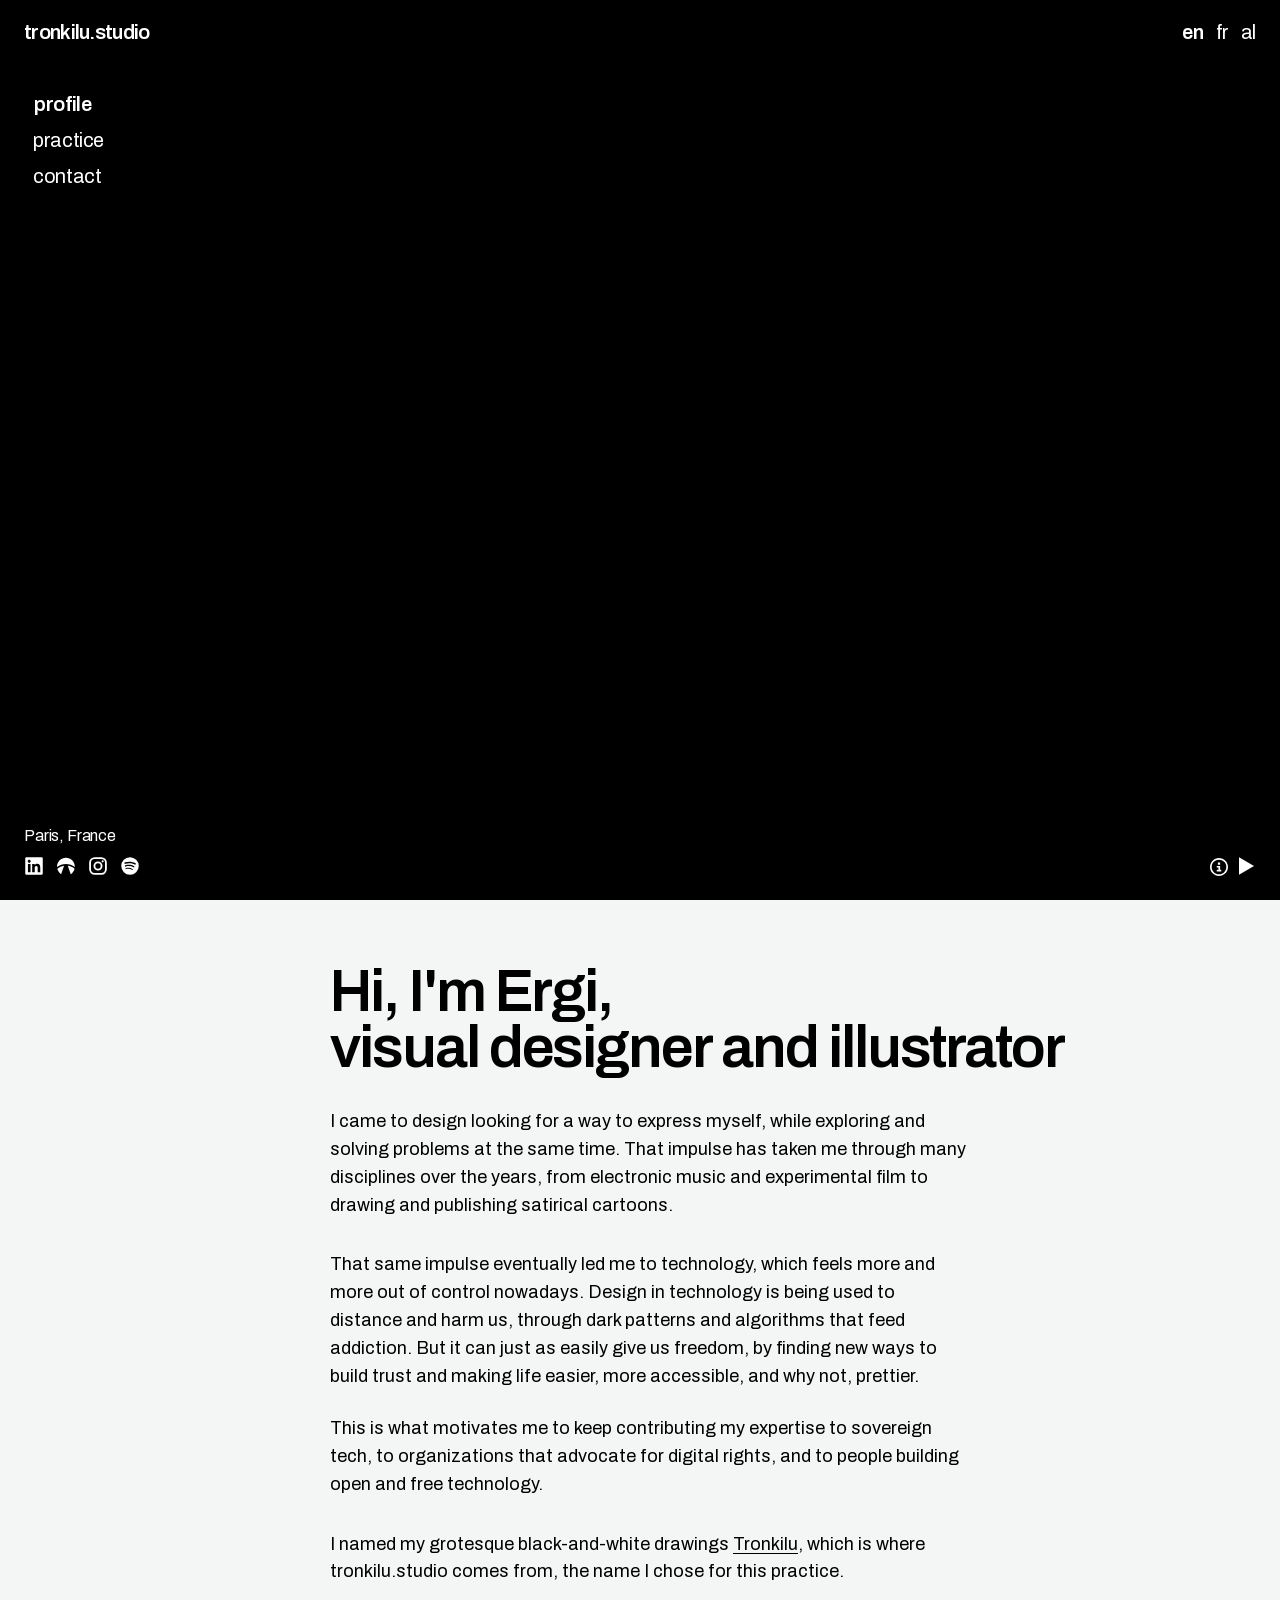
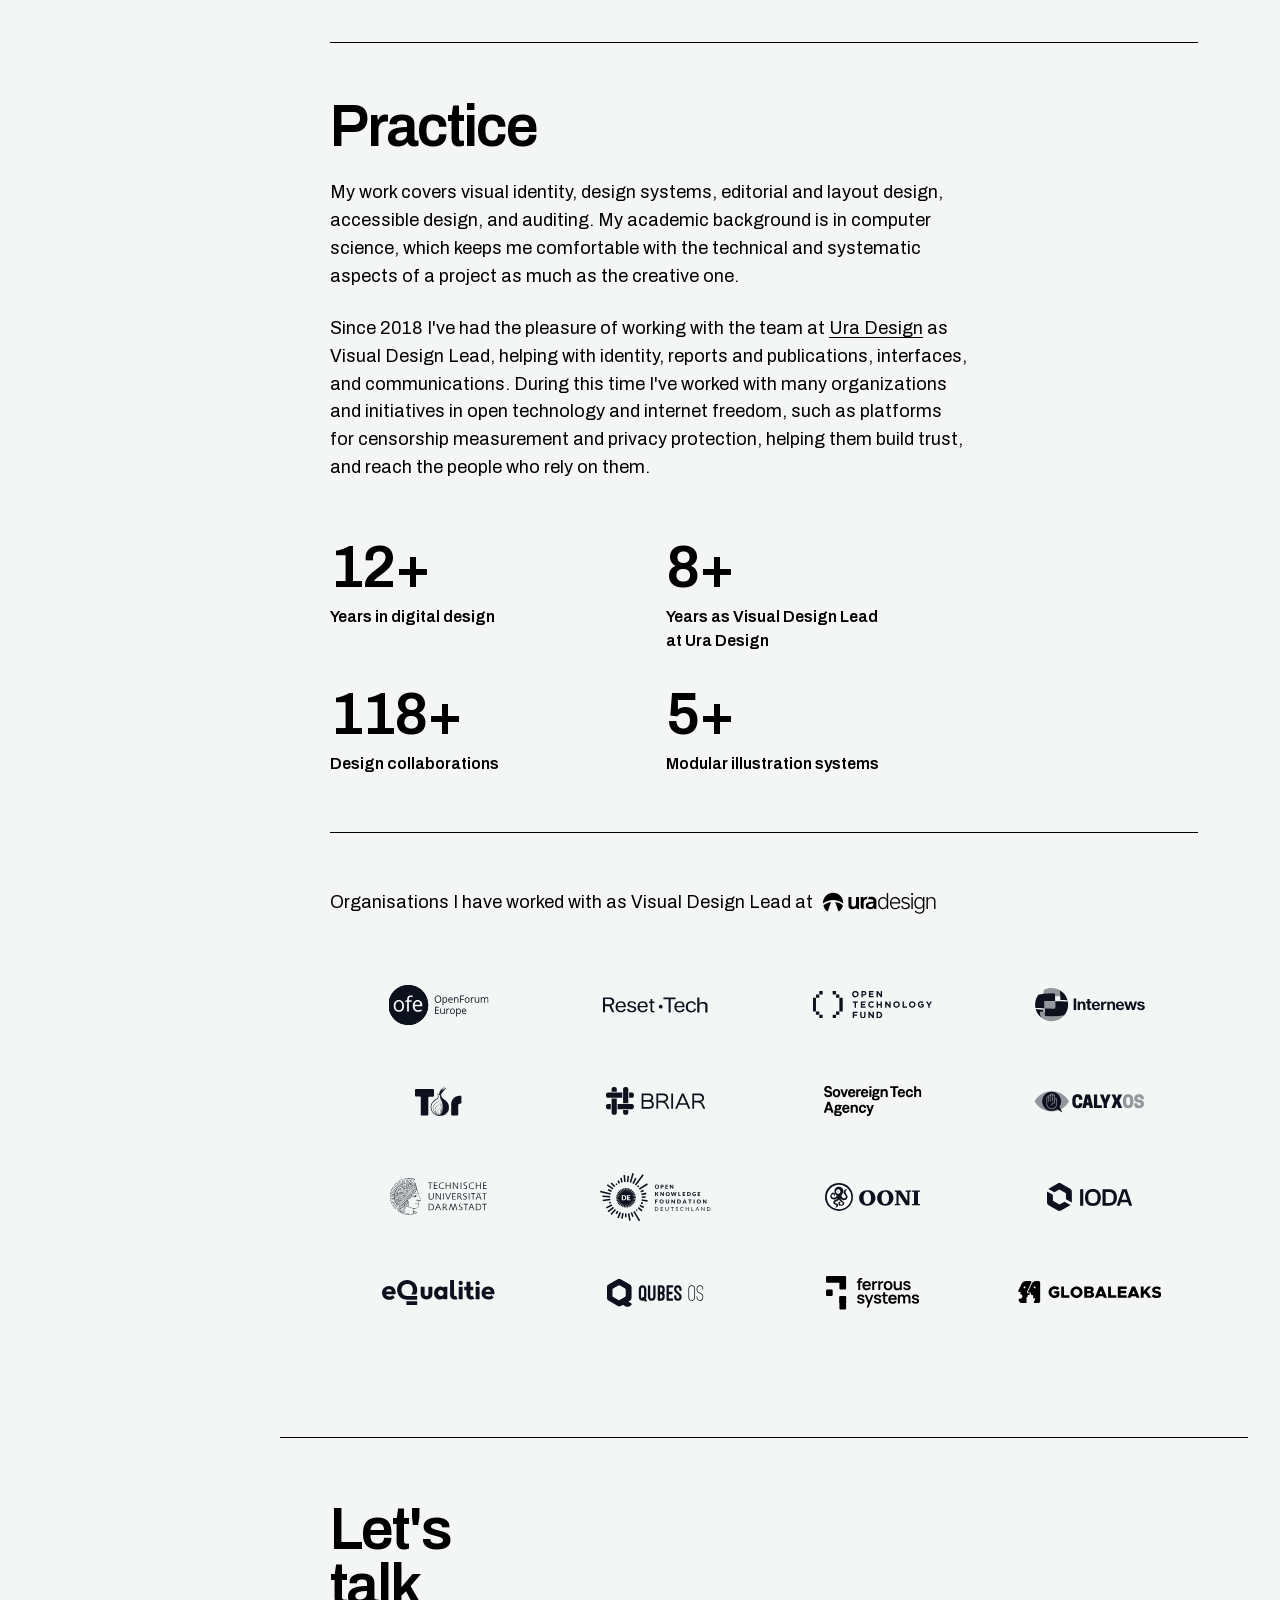
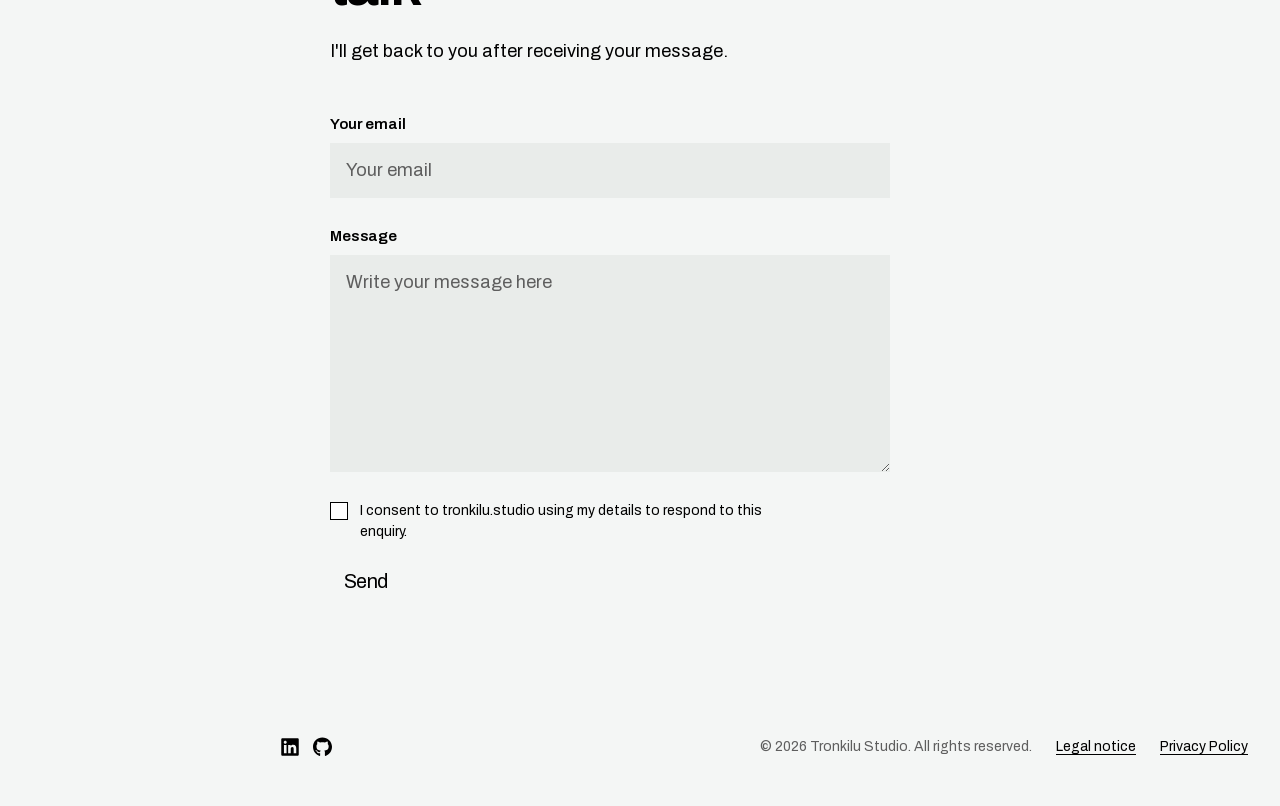
<file: index.html>
<!DOCTYPE html>
<html lang="en">
<head>
<meta charset="utf-8">
<meta name="viewport" content="width=device-width,initial-scale=1">
<title>Ergi Shkëlzeni · tronkilu.studio</title>
<meta name="robots" content="noindex,follow">
<link rel="icon" href="/assets/favicon.svg" type="image/svg+xml">
<link rel="alternate" hreflang="en" href="https://tronkilu.studio/en/">
<link rel="alternate" hreflang="fr" href="https://tronkilu.studio/fr/">
<link rel="alternate" hreflang="sq" href="https://tronkilu.studio/al/">
<link rel="alternate" hreflang="x-default" href="https://tronkilu.studio/en/">
<script>(function(){var l=null;try{l=localStorage.getItem('tronkilu-lang')}catch(e){}if(!/^(en|fr|al)$/.test(l||'')){var n=(navigator.languages||[navigator.language||'en']).join(',').toLowerCase();l=/(^|,)fr/.test(n)?'fr':/(^|,)(sq|al)/.test(n)?'al':'en'}location.replace('/'+l+'/'+location.hash)})();</script>
<noscript><meta http-equiv="refresh" content="0;url=/en/"></noscript>
<style>body{margin:0;background:#F4F6F5;color:#000;font-family:-apple-system,"Segoe UI",Helvetica,Arial,sans-serif;padding:32px}a{color:#000}</style>
</head>
<body><p><a href="/en/">English</a> · <a href="/fr/">Français</a> · <a href="/al/">Shqip</a></p></body>
</html>
</file>
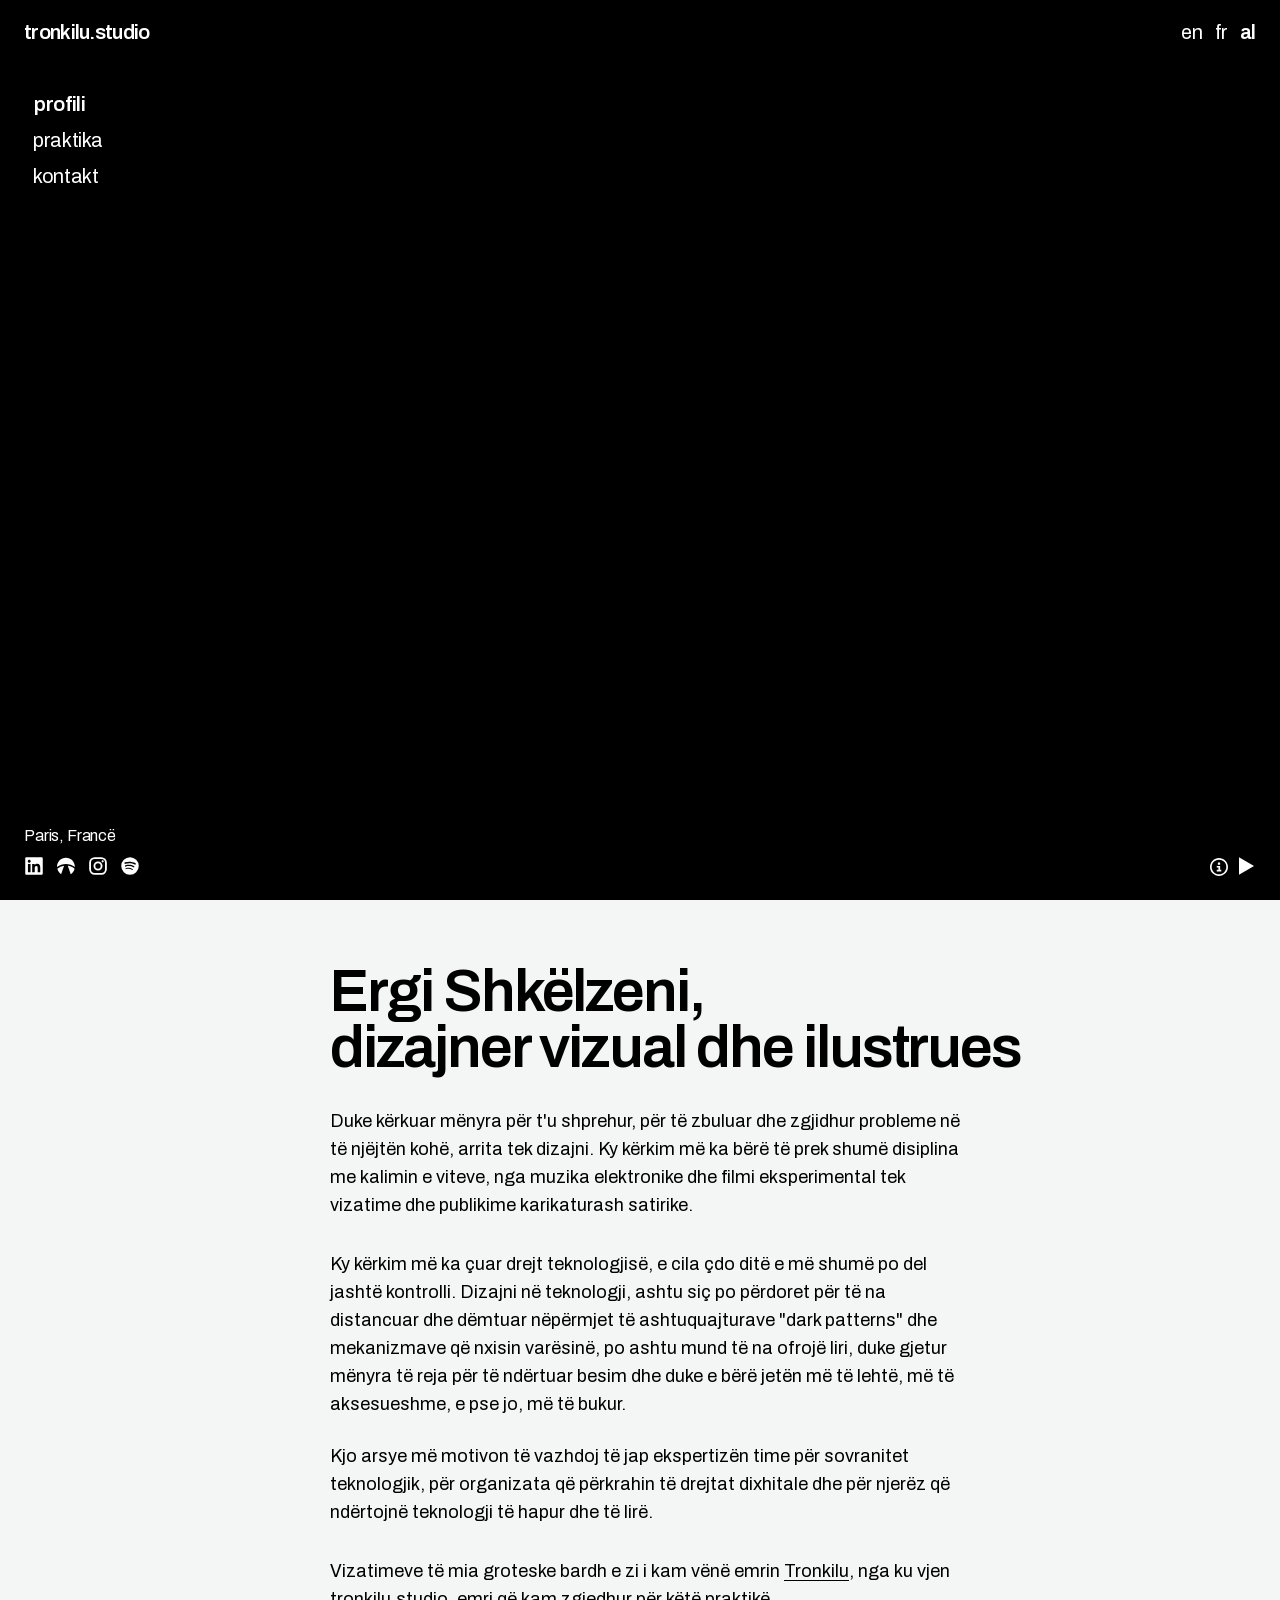
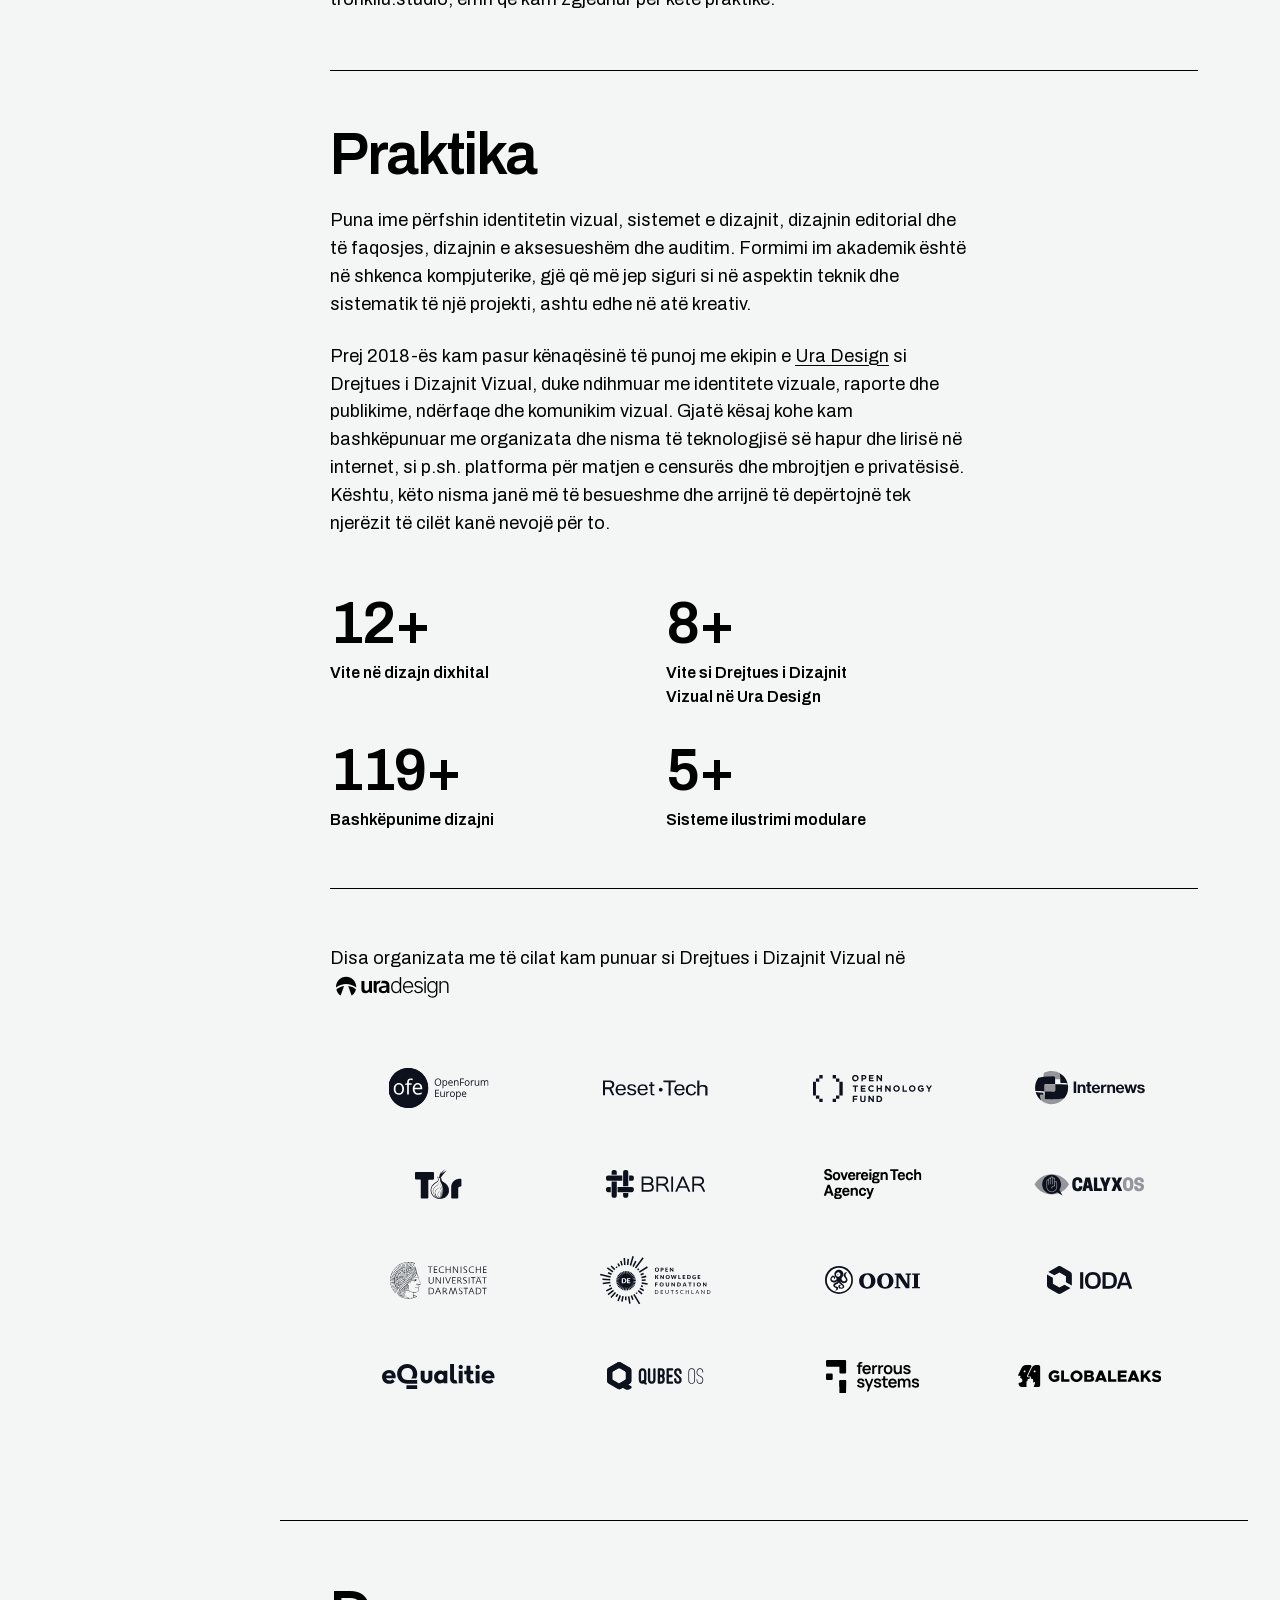
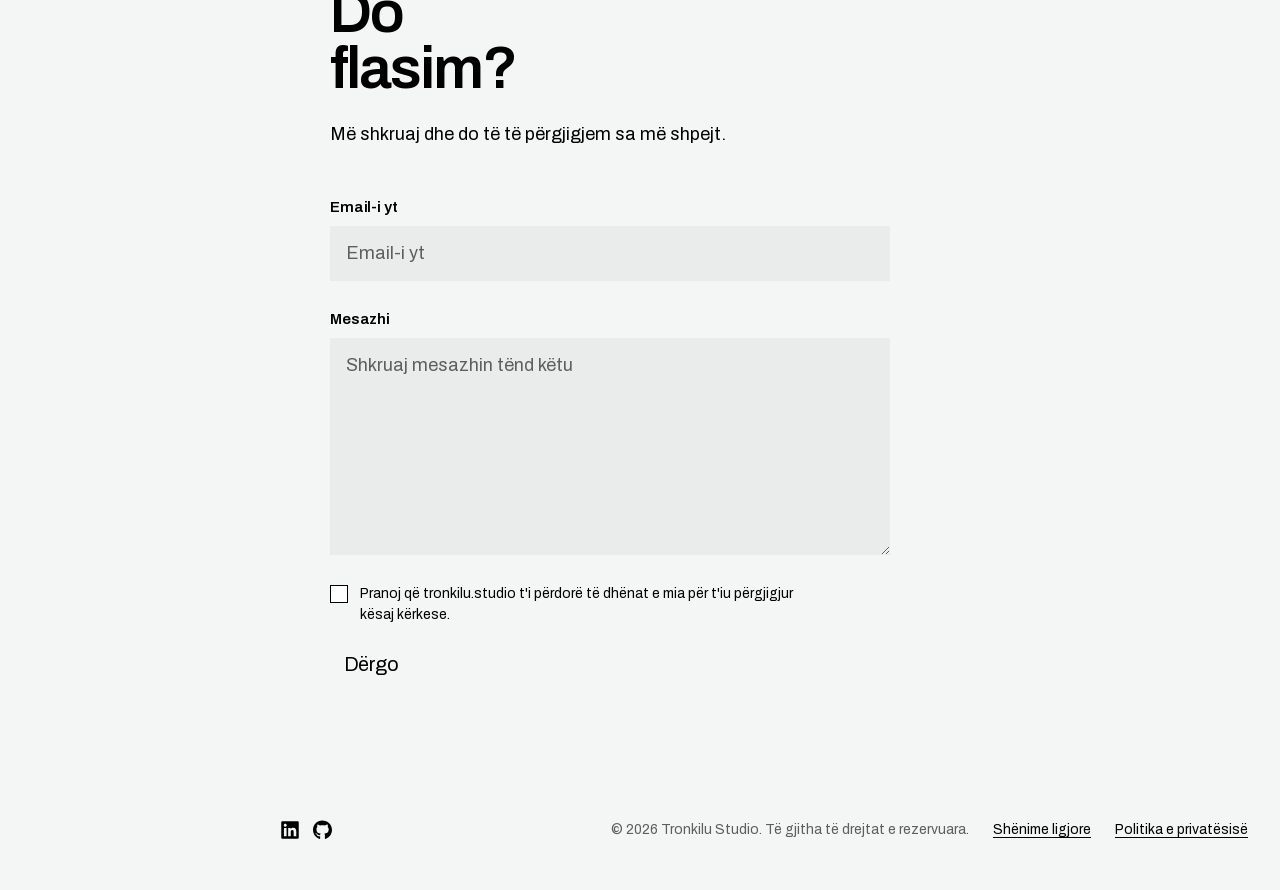
<file: al/index.html>
<!DOCTYPE html>
<html lang="sq"><head>
<meta charset="utf-8">
<meta name="viewport" content="width=device-width, initial-scale=1">
<title>Ergi Shkëlzeni — Visual Designer &amp; Illustrator · tronkilu.studio</title>
<meta name="description" content="Ergi Shkëlzeni (Tronkilu) is a visual designer and illustrator based in Paris, France, working on brand identity, editorial design, and open source and digital rights projects.">
<meta name="keywords" content="Ergi Shkëlzeni, Ergi Shkelzeni, Ergi, Tronkilu, tronkilu studio, Tron Kilu Studio, open source design, open source designer, visual designer, illustrator, design France, Paris designer, digital rights design">
<meta name="robots" content="index,follow,max-image-preview:large,max-snippet:-1">
<meta name="author" content="Ergi Shkëlzeni">
<link rel="icon" href="../assets/favicon.svg" type="image/svg+xml">
<link rel="icon" href="../assets/favicon-32.png" sizes="32x32" type="image/png">
<link rel="apple-touch-icon" href="../assets/apple-touch-icon.png">
<link rel="canonical" href="https://tronkilu.studio/al/">
<link rel="alternate" hreflang="en" href="https://tronkilu.studio/en/">
<link rel="alternate" hreflang="fr" href="https://tronkilu.studio/fr/">
<link rel="alternate" hreflang="sq" href="https://tronkilu.studio/al/">
<link rel="alternate" hreflang="x-default" href="https://tronkilu.studio/en/">
<link rel="sitemap" type="application/xml" href="/sitemap.xml">
<meta property="og:type" content="website">
<meta property="og:title" content="Ergi Shkëlzeni — Visual Designer &amp; Illustrator · tronkilu.studio">
<meta property="og:description" content="Visual designer and illustrator based in Paris, France, working on brand identity, editorial design, and open source and digital rights projects.">
<meta property="og:url" content="https://tronkilu.studio/al/">
<meta property="og:site_name" content="tronkilu.studio">
<meta property="og:locale" content="sq_AL">
<meta property="og:locale:alternate" content="fr_FR">
<meta property="og:locale:alternate" content="sq_AL">
<meta property="og:image" content="https://tronkilu.studio/assets/share.png">
<meta property="og:image:width" content="1200">
<meta property="og:image:height" content="630">
<meta property="og:image:type" content="image/png">
<meta property="og:image:alt" content="Ergi Shkëlzeni — visual designer and illustrator, tronkilu.studio">
<meta name="twitter:card" content="summary_large_image">
<meta name="twitter:image" content="https://tronkilu.studio/assets/share.png">
<meta name="twitter:title" content="Ergi Shkëlzeni — Visual Designer &amp; Illustrator">
<meta name="twitter:description" content="Visual designer and illustrator based in Paris, France.">
<script type="application/ld+json">{"@context":"https://schema.org","@graph":[{"@type":"ProfilePage","@id":"https://tronkilu.studio/al/#page","url":"https://tronkilu.studio/al/","name":"Ergi Shkëlzeni — Visual Designer & Illustrator","inLanguage":"en","isPartOf":{"@id":"https://tronkilu.studio/#website"},"about":{"@id":"https://tronkilu.studio/#ergi"},"mainEntity":{"@id":"https://tronkilu.studio/#ergi"},"primaryImageOfPage":{"@id":"https://tronkilu.studio/#shareimage"}},{"@type":"Person","@id":"https://tronkilu.studio/#ergi","name":"Ergi Shkëlzeni","alternateName":["Ergi Shkelzeni","Ergi Shkelzeni Tronkilu","Tronkilu"],"givenName":"Ergi","familyName":"Shkëlzeni","url":"https://tronkilu.studio/","image":{"@id":"https://tronkilu.studio/#shareimage"},"jobTitle":"Visual Designer and Illustrator","description":"Visual designer and illustrator working with open source technology, internet freedom and digital rights organisations.","knowsAbout":["Open source design","Brand identity","Visual identity","Editorial design","Design systems","Accessible design","Illustration","Digital rights"],"knowsLanguage":["English","French","Albanian"],"address":{"@type":"PostalAddress","addressLocality":"Issy-les-Moulineaux","addressCountry":"FR"},"worksFor":{"@id":"https://tronkilu.studio/#studio"},"sameAs":["https://www.linkedin.com/in/ergishkëlzeni","https://github.com/tronkilu-studio"]},{"@type":"Organization","@id":"https://tronkilu.studio/#studio","name":"Tronkilu Studio","legalName":"Tronkilu Studio","alternateName":["tronkilu.studio","Tron Kilu Studio","Tronkilu"],"url":"https://tronkilu.studio/","logo":{"@id":"https://tronkilu.studio/#shareimage"},"image":{"@id":"https://tronkilu.studio/#shareimage"},"description":"Design practice of Ergi Shkëlzeni, working on visual identity, design systems and editorial design for open source and digital rights projects.","founder":{"@id":"https://tronkilu.studio/#ergi"},"email":"hi@tronkilu.studio","areaServed":"Worldwide","address":{"@type":"PostalAddress","addressLocality":"Issy-les-Moulineaux","addressCountry":"FR"},"sameAs":["https://github.com/tronkilu-studio/tronkilu-studio-website"]},{"@type":"WebSite","@id":"https://tronkilu.studio/#website","url":"https://tronkilu.studio/","name":"tronkilu.studio","alternateName":"Tronkilu Studio","inLanguage":["en","fr","sq"],"publisher":{"@id":"https://tronkilu.studio/#studio"}},{"@type":"ImageObject","@id":"https://tronkilu.studio/#shareimage","url":"https://tronkilu.studio/assets/share.png","contentUrl":"https://tronkilu.studio/assets/share.png","width":1200,"height":630}]}</script>
<style>
:root{
/* Ink — the only real colour in the system */
--ink-900:#000000;--ink-800:#101010;--ink-700:#1c1c1c;--ink-600:#3a3a3a;--ink-500:#5e5e5e;--ink-400:#8a8a8a;--ink-300:#b4b4b4;--ink-200:#d6d6d6;--ink-100:#e8e8e8;--ink-050:#f2f2f1;--paper:#ffffff;
/* Semantic */
--text-primary:var(--ink-900);--text-secondary:var(--ink-500);--text-muted:var(--ink-400);--text-inverse:var(--paper);
--surface-page:var(--paper);--surface-card:var(--paper);--surface-sunken:var(--ink-050);--surface-inverse:var(--ink-900);
--border-hairline:var(--ink-200);--border-strong:var(--ink-900);--border-subtle:var(--ink-100);
--action-fill:var(--ink-900);--action-fill-hover:var(--ink-700);--action-text:var(--paper);
--focus-ring:var(--ink-900);
/* Semantic status: expressed as ink + pattern, never hue. Kept as aliases so consumers
   have a single place to opt into colour if a product ever needs it. */
--status-info:var(--ink-900);--status-success:var(--ink-900);--status-warning:var(--ink-900);--status-danger:var(--ink-900);
--selection-bg:var(--ink-900);--selection-text:var(--paper)}
[data-theme="inverse"]{--text-primary:var(--paper);--text-secondary:var(--ink-300);--text-muted:var(--ink-400);--text-inverse:var(--ink-900);--surface-page:var(--ink-900);--surface-card:var(--ink-900);--surface-sunken:var(--ink-800);--surface-inverse:var(--paper);--border-hairline:var(--ink-600);--border-strong:var(--paper);--border-subtle:var(--ink-700);--action-fill:var(--paper);--action-fill-hover:var(--ink-100);--action-text:var(--ink-900);--focus-ring:var(--paper)}

:root{
--space-0:0px;--space-1:4px;--space-2:8px;--space-3:12px;--space-4:16px;--space-5:24px;--space-6:32px;--space-7:48px;--space-8:64px;--space-9:96px;--space-10:128px;
--gutter:24px;--page-margin:32px;--section-y:96px;--max-width:1280px;--rail:280px}

:root{
--ease-standard:cubic-bezier(0.2,0,0,1); /* @kind other */
--ease-out:cubic-bezier(0,0,0,1); /* @kind other */
--ease-step:steps(3,end); /* @kind other */
--dur-instant:80ms; /* @kind other */
--dur-fast:120ms; /* @kind other */
--dur-base:180ms; /* @kind other */
--dur-slow:320ms /* @kind other */}

:root{
/* Grain: a tiled SVG fractal-noise mask. Applied as an ::after overlay, never baked into art. */
--grain-url:url("data:image/svg+xml,%3Csvg xmlns='http://www.w3.org/2000/svg' width='160' height='160'%3E%3Cfilter id='n'%3E%3CfeTurbulence type='fractalNoise' baseFrequency='0.8' numOctaves='3' stitchTiles='stitch'/%3E%3C/filter%3E%3Crect width='160' height='160' filter='url(%23n)' opacity='0.55'/%3E%3C/svg%3E"); /* @kind other */
--grain-opacity:0.28; /* @kind other */
--grain-opacity-strong:0.45; /* @kind other */
--grain-size:160px; /* @kind spacing */
--halftone-url:url("data:image/svg+xml,%3Csvg xmlns='http://www.w3.org/2000/svg' width='6' height='6'%3E%3Ccircle cx='1.5' cy='1.5' r='1' fill='%23000'/%3E%3C/svg%3E"); /* @kind other */
--image-filter:grayscale(1) contrast(1.12); /* @kind other */
--image-filter-hard:grayscale(1) contrast(1.6) brightness(1.05) /* @kind other */}

.reel .ura-btn{position:absolute;bottom:24px;left:56px;z-index:2;width:20px;height:20px;background:var(--paper);-webkit-mask:var(--i) center/17.5px 17.5px no-repeat;mask:var(--i) center/17.5px 17.5px no-repeat;mix-blend-mode:difference}
.reel .ig-btn{position:absolute;bottom:24px;left:88px;z-index:2;width:20px;height:20px;background:var(--paper);-webkit-mask:var(--i) center/contain no-repeat;mask:var(--i) center/contain no-repeat;mix-blend-mode:difference}
.reel .hero-loc{position:absolute;bottom:56px;left:24px;z-index:2;margin:0;display:flex;align-items:center;gap:6px;font-family:Archivo,-apple-system,"Segoe UI",Roboto,Helvetica,Arial,sans-serif;font-size:16px;font-weight:400;letter-spacing:-.01em;line-height:1;color:var(--paper);mix-blend-mode:difference;pointer-events:none;max-width:none}
.reel .hero-loc svg{flex:none}
.reel .sp-btn{position:absolute;bottom:24px;left:120px;z-index:2;width:20px;height:20px;background:var(--paper);-webkit-mask:var(--i) center/contain no-repeat;mask:var(--i) center/contain no-repeat;mix-blend-mode:difference}
</style>
<style>
@font-face{font-family:"Archivo";src:url("../assets/fonts/Archivo-latin.woff2") format("woff2");font-weight:100 900;font-stretch:62% 125%;font-style:normal;font-display:swap;unicode-range:U+0000-00FF, U+0131, U+0152-0153, U+02BB-02BC, U+02C6, U+02DA, U+02DC, U+0304, U+0308, U+0329, U+2000-206F, U+20AC, U+2122, U+2191, U+2193, U+2212, U+2215, U+FEFF, U+FFFD}@font-face{font-family:"Archivo";src:url("../assets/fonts/Archivo-ext.woff2") format("woff2");font-weight:100 900;font-stretch:62% 125%;font-style:normal;font-display:swap;unicode-range:U+0100-02BA, U+02BD-02C5, U+02C7-02CC, U+02CE-02D7, U+02DD-02FF, U+0304, U+0308, U+0329, U+1D00-1DBF, U+1E00-1E9F, U+1EF2-1EFF, U+2020, U+20A0-20AB, U+20AD-20C0, U+2113, U+2C60-2C7F, U+A720-A7FF}
</style>
<style>
*{box-sizing:border-box}
html{scroll-behavior:smooth;overflow-x:hidden}
/* Type audit — four sizes only:
   --t-label 11px mono uppercase · --t-body 16px · --t-nav 20px mono · --t-mid clamp 28-44 · --t-head clamp 40-88
   Two weights only: 400 and 600. Two families: Geist, Geist Mono. */
:root{--t-label:11px;--t-body:15px;--t-nav:20px;--t-mid:clamp(28px,3.4vw,44px);--t-head:clamp(40px,4.6vw,64px)}
body{margin:0;background:#F4F6F5;color:var(--ink-900);font-family:Archivo,-apple-system,"Segoe UI",Roboto,Helvetica,Arial,sans-serif;font-size:var(--t-body);font-weight:400;line-height:1.6;-webkit-font-smoothing:antialiased}
.mono,button,input,textarea{font-family:Archivo,-apple-system,"Segoe UI",Roboto,Helvetica,Arial,sans-serif}
.mono{font-size:var(--t-label);font-weight:400;letter-spacing:.14em;text-transform:uppercase;line-height:1.4;font-family:Archivo,-apple-system,"Segoe UI",Roboto,Helvetica,Arial,sans-serif}
a{color:var(--ink-900);text-decoration:underline;text-decoration-thickness:1px;text-underline-offset:3px}
a:hover{text-decoration-thickness:2px}
.quiet-hover:hover{text-decoration:none}
h1,h2,.mark,.name,.stats b,.wordmark{font-weight:600;letter-spacing:-.035em;line-height:.95;margin:0}
h1,h2{font-size:var(--t-head);text-wrap:balance}
.name,.stats b{font-size:var(--t-mid);line-height:1}
.bio{font-size:18px;line-height:1.55;max-width:58ch}
p{max-width:58ch;margin:0}
.layout{display:block;padding-left:280px}
/* sidebar overlaid on the hero, inverting against whatever is behind it */
.rail{position:fixed;top:0;left:0;width:280px;height:100vh;color:#fff;mix-blend-mode:difference;padding:88px 24px 24px;display:flex;flex-direction:column;gap:clamp(16px,4vh,48px);z-index:20;pointer-events:none;overflow-y:auto;overflow-x:hidden;scrollbar-width:none}
.rail::-webkit-scrollbar{display:none}
.rail.solid{color:var(--ink-900);mix-blend-mode:normal}
@media(max-height:700px){.rail{padding-top:64px}.rail nav a{font-size:18px}}
.rail a{color:inherit;pointer-events:auto}
.rail nav{display:flex;flex-direction:column;gap:4px}
.rail nav a{font-family:Archivo,-apple-system,"Segoe UI",Roboto,Helvetica,Arial,sans-serif;font-size:var(--t-nav);letter-spacing:-.02em;white-space:nowrap;text-decoration:none;transition:font-weight 120ms cubic-bezier(.2,0,0,1),opacity 120ms cubic-bezier(.2,0,0,1)}
.rail nav a::before{content:"[ ";opacity:0;transition:opacity 120ms cubic-bezier(.2,0,0,1)}
.rail nav a::after{content:" ]";opacity:0;transition:opacity 120ms cubic-bezier(.2,0,0,1)}
.rail nav a:hover{text-decoration:none}
.rail nav a:hover::before,.rail nav a:hover::after{opacity:1}
.rail nav a:hover{font-weight:600}
.rail nav:not(:hover) a.active{font-weight:600}
.rail nav a:active{opacity:.6}
/* top bar: wordmark + languages on one level; inverts over the video, turns to paper below it */
.topbar{position:fixed;top:0;left:0;right:0;z-index:30;height:64px;display:flex;align-items:center;justify-content:space-between;padding:0 24px;color:#fff;mix-blend-mode:difference;transition:none}
.topbar.solid{color:var(--ink-900);background:#F4F6F5;mix-blend-mode:normal}
.topbar .mark{font-size:var(--t-nav);color:inherit;text-decoration:none}
.lang{display:flex;gap:12px}
.lang button{background:none;border:0;padding:0;color:inherit;font-family:Archivo,-apple-system,"Segoe UI",Roboto,Helvetica,Arial,sans-serif;font-size:var(--t-nav);font-weight:400;letter-spacing:-.02em;cursor:pointer}
.lang button[aria-pressed=true]{font-weight:600}
.reel .li-btn{position:absolute;bottom:24px;left:24px;z-index:2;width:20px;height:20px;background:var(--paper);-webkit-mask:var(--i) center/contain no-repeat;mask:var(--i) center/contain no-repeat;mix-blend-mode:difference}
/* main */
main{min-width:0;container-type:inline-size}
section{border-bottom:0}
section::after{content:"";display:block;border-top:1px solid var(--ink-900);margin-right:32px}
#about::after,section:last-of-type::after{display:none}
.sechead{display:flex;justify-content:space-between;align-items:baseline;gap:24px;padding:16px 32px 16px 0;border-bottom:1px solid var(--ink-900)}
.body{padding:64px 32px 96px 0;max-width:900px;margin:0 auto}
.indent{padding-left:0}
/* full-bleed video header */
.reel{position:relative;margin:0;overflow:hidden;background:var(--ink-900);width:100%;height:100vh;cursor:pointer}
@supports(height:100svh){@media(max-width:860px){.reel{height:100svh}.rail{height:100svh}}}
.reel-cursor{position:fixed;z-index:15;width:52px;height:52px;border-radius:50%;border:1px solid var(--paper);display:flex;align-items:center;justify-content:center;pointer-events:none;mix-blend-mode:difference;opacity:0;transform:translate(-50%,-50%) scale(.5);transition:opacity 260ms cubic-bezier(.2,0,0,1),transform 260ms cubic-bezier(.34,1.56,.64,1)}
.reel-cursor.show{opacity:1;transform:translate(-50%,-50%) scale(1)}
.reel-cursor svg{width:18px;height:18px}
.reel video{width:100%;height:100%;object-fit:cover;object-position:50% 0%;display:block;filter:var(--image-filter-hard)}
.reel::after{content:"";position:absolute;inset:0;background-image:var(--grain-url);background-size:var(--grain-size);mix-blend-mode:multiply;opacity:var(--grain-opacity-strong);pointer-events:none}
.reel button{position:absolute;bottom:24px;right:24px;z-index:2;border:0;padding:0;width:20px;height:20px;background:var(--paper);-webkit-mask:var(--i) center/contain no-repeat;mask:var(--i) center/contain no-repeat;cursor:pointer;mix-blend-mode:difference;transition:opacity 200ms cubic-bezier(.2,0,0,1)}
.reel button.hide{opacity:0;pointer-events:none}
.reel .li-btn,.reel .ura-btn,.reel .ig-btn,.reel .sp-btn{transition:opacity 200ms cubic-bezier(.2,0,0,1)}
.reel .li-btn.hide,.reel .ura-btn.hide,.reel .ig-btn.hide,.reel .sp-btn.hide{opacity:0;pointer-events:none}
.reel button:focus-visible{outline:2px solid var(--paper);outline-offset:2px}
.reel .credit-toggle{right:52px;width:18px;height:18px;background:var(--paper);-webkit-mask:var(--ci) center/contain no-repeat;mask:var(--ci) center/contain no-repeat;border:0;padding:0;cursor:pointer;mix-blend-mode:difference}
.reel .credit{position:absolute;left:24px;right:24px;bottom:54px;z-index:2;font-size:13px;line-height:1.6;max-width:520px;margin-left:auto;text-align:right;opacity:0;transform:translateY(6px);pointer-events:none;transition:opacity 180ms cubic-bezier(.2,0,0,1),transform 180ms cubic-bezier(.2,0,0,1);text-wrap:balance}
.reel .credit .hl{background:var(--credit-hl,#F4F6F5);color:var(--ink-900);padding:2px 6px;box-decoration-break:clone;-webkit-box-decoration-break:clone}
.reel .credit.show{opacity:1;transform:translateY(0);pointer-events:auto}
/* about */
.about{margin-top:32px}
.lead{font-size:var(--t-mid);line-height:1.25;letter-spacing:-.01em;max-width:44ch}
.stats{display:grid;grid-template-columns:repeat(2,minmax(0,1fr));gap:32px;margin-top:56px;max-width:640px}
.stats b{display:block;font-size:var(--t-head)}
.stat-label{margin-top:8px;display:block;max-width:22ch;line-height:1.5;font-family:Archivo,-apple-system,"Segoe UI",Roboto,Helvetica,Arial,sans-serif;font-size:16px;font-weight:600;text-transform:none;letter-spacing:0}
/* worked with */
.clients{margin-top:40px;display:grid;grid-template-columns:repeat(4,minmax(0,1fr));gap:0}
.clients>div{display:flex;align-items:center;justify-content:center;min-height:96px;padding:16px}
.clients>div svg{height:28px;width:auto;max-width:100%}
.orgs-logo{display:inline-flex;align-items:center;height:0.558em;vertical-align:middle;margin:0 0 0 6px}
.orgs-logo svg{height:100%;width:auto;display:block}
@media(max-width:860px){.orgs-logo{margin:0 0 0 6px}}
/* contact */
form{display:flex;flex-direction:column;gap:28px;max-width:560px;margin-top:48px}
.field{display:flex;flex-direction:column;gap:8px}
.consent{display:grid;grid-template-columns:18px 1fr;gap:12px;align-items:start;font-size:14px;line-height:1.5;max-width:58ch;cursor:pointer}
.consent input{width:18px;height:18px;margin:2px 0 0;padding:0;appearance:none;border:1px solid var(--ink-900);background:var(--paper);flex:none;cursor:pointer;display:grid;place-content:center;transition:background 260ms cubic-bezier(.2,0,0,1)}
.consent:hover input{background:var(--ink-100,#E8E8E8)}
.consent input:active{transform:translateY(1px)}
.consent input:checked{background:var(--ink-900)}
.consent input:checked:hover{background:var(--ink-900)}
.consent input::after{content:"";width:9px;height:5px;border-left:1.5px solid var(--paper);border-bottom:1.5px solid var(--paper);transform:translateY(-1px) rotate(-45deg) scale(.4);opacity:0;transition:opacity 200ms cubic-bezier(.2,0,0,1),transform 260ms cubic-bezier(.2,0,0,1)}
.consent input:checked::after{opacity:1;transform:translateY(-1px) rotate(-45deg) scale(1)}
.consent input:focus{outline:none;box-shadow:none}.consent input:focus-visible{outline:2px solid var(--ink-900);outline-offset:2px}
.field .flabel{font-size:15px;font-weight:600;font-family:Archivo,-apple-system,"Segoe UI",Roboto,Helvetica,Arial,sans-serif;letter-spacing:-.01em;text-transform:none;line-height:1.4}
input,textarea{width:100%;border:0;border-radius:0;padding:14px 16px;font-size:18px;line-height:1.5;font-family:Archivo,-apple-system,"Segoe UI",Roboto,Helvetica,Arial,sans-serif;background:#E9ECEA;color:var(--ink-900);resize:vertical;transition:background 260ms cubic-bezier(.2,0,0,1)}
textarea{min-height:168px;display:block}
input::placeholder,textarea::placeholder{color:var(--ink-500,#5e5e5e)}
input:not([type=checkbox]):focus,textarea:focus{outline:none;box-shadow:inset 0 0 0 2px var(--ink-900);background:#E2E5E3}
button[type=submit]{align-self:start;font-family:Archivo,-apple-system,"Segoe UI",Roboto,Helvetica,Arial,sans-serif;font-size:var(--t-nav);letter-spacing:-.02em;text-transform:none;background:none;color:var(--ink-900);padding:0;display:flex;align-items:center;gap:8px;border:0;cursor:pointer;font-weight:400;transition:font-weight 120ms cubic-bezier(.2,0,0,1),opacity 120ms cubic-bezier(.2,0,0,1)}
button[type=submit]::before{content:"[ ";opacity:0}
button[type=submit]::after{content:" ]";opacity:0}
button[type=submit] svg{width:16px;height:16px;transition:transform 220ms cubic-bezier(.2,0,0,1)}
button[type=submit]:hover{font-weight:600}
button[type=submit]:hover::before,button[type=submit]:hover::after{opacity:1}
button[type=submit]:hover svg{transform:translateX(3px)}
button[type=submit]:active{opacity:.6}
.toast-overlay{position:fixed;inset:0;z-index:40;display:flex;align-items:center;justify-content:center;background:rgba(0,0,0,0);pointer-events:none;transition:background 240ms cubic-bezier(.2,0,0,1)}
.toast-overlay.show{background:rgba(0,0,0,.12);pointer-events:auto}
.toast-card{background:var(--paper);border-radius:16px;box-shadow:0 12px 40px rgba(0,0,0,.18);padding:32px 36px;max-width:340px;text-align:center;display:flex;flex-direction:column;align-items:center;gap:14px;position:relative;opacity:0;transform:translateY(12px) scale(.96);transition:opacity 260ms cubic-bezier(.2,0,0,1),transform 260ms cubic-bezier(.2,0,0,1)}
.toast-overlay.show .toast-card{opacity:1;transform:translateY(0) scale(1)}
.toast-text{font-family:Archivo,-apple-system,"Segoe UI",Roboto,Helvetica,Arial,sans-serif;font-size:15px;font-weight:500;line-height:1.5;color:var(--ink-900)}
.toast-close{position:absolute;top:14px;right:14px;background:none;border:0;padding:4px;cursor:pointer;color:var(--ink-900)}
.toast-close:hover svg path{stroke-width:3}
.direct{margin-top:24px}
.wordmark{padding:48px 32px 32px;letter-spacing:-.045em;line-height:.85;font-size:min(13.2cqw,220px)}
.privacy-link{display:flex;justify-content:space-between;align-items:center;padding:48px 32px 48px 0}
.privacy-link .icons{display:flex;align-items:center;gap:12px;margin-right:auto}
.privacy-link .legal-links{display:flex;flex-wrap:wrap;align-items:center;gap:8px 24px}
.privacy-link .legal-links a{white-space:nowrap}
.copyright{font-size:14px;color:var(--ink-500);margin-right:24px}
@media(max-width:860px){.privacy-link{flex-wrap:wrap;gap:12px}.copyright{width:100%;margin-right:0;order:2}}
.privacy-link .gh-icon{order:1;width:20px;height:20px;background:currentColor;-webkit-mask:var(--i) center/contain no-repeat;mask:var(--i) center/contain no-repeat;transition:-webkit-mask-size 200ms cubic-bezier(.2,0,0,1),mask-size 200ms cubic-bezier(.2,0,0,1)}
.privacy-link .gh-icon:hover{-webkit-mask-size:85%;mask-size:85%}
.privacy-link .li-icon{width:20px;height:20px;background:currentColor;-webkit-mask:var(--i) center/contain no-repeat;mask:var(--i) center/contain no-repeat}
.privacy-link .li-icon:hover{-webkit-mask-size:85%;mask-size:85%}
.privacy-link a{font-family:Archivo,-apple-system,"Segoe UI",Roboto,Helvetica,Arial,sans-serif;font-size:14px;text-decoration:underline;text-decoration-thickness:1px;text-underline-offset:3px;transition:none}
.privacy-link a:hover{font-weight:400;text-decoration:none}
.mobile-menu-row{position:fixed;top:8px;right:16px;z-index:35;display:flex;align-items:center;gap:0}
.mobile-menu-btn{display:none;background:none;border:0;padding:0;cursor:pointer;width:auto;height:auto;align-items:center;justify-content:center;font-family:Archivo,-apple-system,"Segoe UI",Roboto,Helvetica,Arial,sans-serif;font-size:16px;font-weight:600;letter-spacing:0;color:var(--ink-900);transition:transform 200ms cubic-bezier(.2,0,0,1)}
.mobile-menu-btn.spin{transform:rotate(180deg)}
.mobile-menu-row .lang{display:flex;gap:0;overflow:hidden;max-width:0;opacity:0;transition:max-width 260ms cubic-bezier(.2,0,0,1),opacity 200ms cubic-bezier(.2,0,0,1)}
.mobile-menu-row .lang.open{max-width:140px;opacity:1;margin-right:12px}
.mobile-menu-row .lang button{font-family:Archivo,-apple-system,"Segoe UI",Roboto,Helvetica,Arial,sans-serif;font-size:14px;font-weight:400;letter-spacing:0;background:none;border:0;padding:0 8px;cursor:pointer;color:var(--ink-900);white-space:nowrap}
.mobile-menu-row .lang button[aria-pressed=true]{font-weight:600}
/* mobile */
@media(max-width:860px){
.clients{grid-template-columns:repeat(2,minmax(0,1fr))}
section::after{margin:0 32px}
:root{--t-nav:22px}
.layout{padding-left:0}
.rail{width:auto;padding:16px;gap:32px;height:100vh;transition:opacity 200ms cubic-bezier(.2,0,0,1)}
.rail.hide{opacity:0;pointer-events:none;visibility:hidden}
.rail.hide a,.rail.hide button{pointer-events:none}
.topbar{height:52px;padding:0 16px}
.rail{padding-top:72px}
.reel video{object-position:90% 0%}
.sechead,.wordmark{padding-left:0;padding-right:20px}
.privacy-link{padding-left:32px;padding-right:32px}
.body{padding-left:32px;padding-right:32px;padding-top:40px;padding-bottom:64px}
h1,h2{line-height:1.08}
.topbar .lang{display:flex}
.topbar .lang button{display:none}
.topbar .lang button[aria-pressed=true]{display:inline-block}
.topbar .lang.expanded button{display:inline-block}
}
@media(prefers-reduced-motion:reduce){*,*::before,*::after{transition-duration:1ms!important;animation-duration:1ms!important;scroll-behavior:auto!important}}
</style>
<script>if(location.pathname.endsWith("/index.html"))history.replaceState(null,"",location.pathname.slice(0,-10)+location.search+location.hash);</script>
</head>
<body>
<figure class="reel" id="reel">
<div class="reel-cursor" id="reelCursor"><svg xmlns="http://www.w3.org/2000/svg" viewBox="0 0 24 24" fill="none"><path id="cursorIcon" d="M8 5v14l11-7z" fill="var(--paper)"></path></svg></div>
<video role="img" aria-label="Portret bardh e zi i Ergi Shkëlzenit, i bërë në Grenoble dhe i animuar me efekt glitch" src="../assets/video/hero.mp4" autoplay="" loop="" muted="" playsinline=""></video>
<button type="button" class="credit-toggle" id="creditBtn" aria-label="Photo credit" aria-expanded="false" style="--ci:url('data:image/svg+xml;utf8,%3Csvg%20xmlns%3D%22http%3A%2F%2Fwww.w3.org%2F2000%2Fsvg%22%20viewBox%3D%220%200%2032%2032%22%3E%3Cpath%20d%3D%22M16%203C19.4478%203%2022.7544%204.36964%2025.1924%206.80761C27.6304%209.24558%2029%2012.5522%2029%2016C29%2019.4478%2027.6304%2022.7544%2025.1924%2025.1924C22.7544%2027.6304%2019.4478%2029%2016%2029C12.5522%2029%209.24558%2027.6304%206.80761%2025.1924C4.36964%2022.7544%203%2019.4478%203%2016C3%2012.5522%204.36964%209.24558%206.80761%206.80761C9.24558%204.36964%2012.5522%203%2016%203ZM16%2032C20.2435%2032%2024.3131%2030.3143%2027.3137%2027.3137C30.3143%2024.3131%2032%2020.2435%2032%2016C32%2011.7565%2030.3143%207.68687%2027.3137%204.68629C24.3131%201.68571%2020.2435%200%2016%200C11.7565%200%207.68687%201.68571%204.68629%204.68629C1.68571%207.68687%200%2011.7565%200%2016C0%2020.2435%201.68571%2024.3131%204.68629%2027.3137C7.68687%2030.3143%2011.7565%2032%2016%2032ZM13.5%2021H12V24H13.5H18.5H20V21H18.5H18V15.5V14H16.5H13.5H12V17H13.5H15V21H13.5ZM18%2012V8H14V12H18Z%22%2F%3E%3C%2Fsvg%3E')"></button>
<a href="https://www.linkedin.com/in/ergishkëlzeni" target="_blank" rel="me noopener" aria-label="LinkedIn" class="li-btn" style="--i:url('data:image/svg+xml;utf8,%3Csvg%20xmlns%3D%22http%3A%2F%2Fwww.w3.org%2F2000%2Fsvg%22%20viewBox%3D%220%200%2028%2032%22%3E%3Cpath%20d%3D%22M26%202H1.99375C0.89375%202%200%202.90625%200%204.01875V27.9813C0%2029.0938%200.89375%2030%201.99375%2030H26C27.1%2030%2028%2029.0938%2028%2027.9813V4.01875C28%202.90625%2027.1%202%2026%202ZM8.4625%2026H4.3125V12.6375H8.46875V26H8.4625ZM6.3875%2010.8125C5.05625%2010.8125%203.98125%209.73125%203.98125%208.40625C3.98125%207.08125%205.05625%206%206.3875%206C7.7125%206%208.79375%207.08125%208.79375%208.40625C8.79375%209.7375%207.71875%2010.8125%206.3875%2010.8125ZM24.0187%2026H19.8687V19.5C19.8687%2017.95%2019.8375%2015.9563%2017.7125%2015.9563C15.55%2015.9563%2015.2188%2017.6438%2015.2188%2019.3875V26H11.0688V12.6375H15.05V14.4625H15.1062C15.6625%2013.4125%2017.0188%2012.3062%2019.0375%2012.3062C23.2375%2012.3062%2024.0187%2015.075%2024.0187%2018.675V26Z%22%2F%3E%3C%2Fsvg%3E')"></a>
<a href="https://ura.design" target="_blank" rel="noopener" aria-label="Ura Design" class="ura-btn" style="--i:url('data:image/svg+xml;utf8,%3Csvg%20xmlns%3D%22http%3A%2F%2Fwww.w3.org%2F2000%2Fsvg%22%20viewBox%3D%220%20-2.5%2072%2072%22%3E%3Cpath%20d%3D%22M16.3966%2066.1735L28.4015%2032.5012C18.2998%2033.8188%209.07653%2038.0645%201.31726%2044.5061C3.22048%2053.4366%208.78372%2061.0495%2016.3966%2066.1735Z%22%20fill%3D%22black%22%2F%3E%3Cpath%20d%3D%22M54.9003%2066.1735C62.6596%2061.3423%2068.2229%2053.583%2070.2725%2044.5061C62.5132%2037.7717%2053.2899%2033.526%2043.1882%2032.5012L54.9003%2066.1735Z%22%20fill%3D%22black%22%2F%3E%3Cpath%20d%3D%22M71.4438%2037.6251V36.0147C71.4438%2015.9577%2055.4861%200%2035.8683%200C16.2505%200%200%2015.9577%200%2036.0147V37.6251C10.3945%2029.8659%2022.8386%2025.6202%2035.8683%2025.6202C48.6052%2025.6202%2061.0493%2029.8659%2071.4438%2037.6251Z%22%20fill%3D%22black%22%2F%3E%3C%2Fsvg%3E')"></a>
<a href="https://www.instagram.com/tronkilu" target="_blank" rel="me noopener" aria-label="Instagram" class="ig-btn" style="--i:url('data:image/svg+xml;utf8,%3Csvg%20xmlns%3D%22http%3A%2F%2Fwww.w3.org%2F2000%2Fsvg%22%20viewBox%3D%220%200%2024%2024%22%20fill%3D%22none%22%20stroke%3D%22black%22%20stroke-width%3D%222.2%22%3E%3Crect%20x%3D%222.5%22%20y%3D%222.5%22%20width%3D%2219%22%20height%3D%2219%22%20rx%3D%225.5%22%2F%3E%3Ccircle%20cx%3D%2212%22%20cy%3D%2212%22%20r%3D%224.3%22%2F%3E%3Ccircle%20cx%3D%2217.6%22%20cy%3D%226.4%22%20r%3D%221.3%22%20fill%3D%22black%22%20stroke%3D%22none%22%2F%3E%3C%2Fsvg%3E')"></a>
<a href="https://open.spotify.com/artist/58Sv70VCHAi9z3RpcpgLX1" target="_blank" rel="me noopener" aria-label="Threefiftysixam on Spotify" class="sp-btn" style="--i:url('data:image/svg+xml;utf8,%3Csvg%20xmlns%3D%22http%3A%2F%2Fwww.w3.org%2F2000%2Fsvg%22%20viewBox%3D%220%200%2024%2024%22%3E%3Cpath%20fill%3D%22black%22%20fill-rule%3D%22evenodd%22%20d%3D%22M12%201.5a10.5%2010.5%200%201%200%200%2021%2010.5%2010.5%200%200%200%200-21ZM6.6%209.3c3.6-1.1%208-.8%2011.1%201a.9.9%200%201%200%20.9-1.6C15%206.6%2010.2%206.3%206.1%207.6a.9.9%200%201%200%20.5%201.7ZM7%2012.6c3-.9%206.6-.6%209.2.9a.75.75%200%201%200%20.8-1.3c-3-1.7-7-2-10.4-1a.75.75%200%201%200%20.4%201.4ZM7.4%2015.7c2.3-.6%205-.4%207%20.8a.6.6%200%201%200%20.6-1c-2.3-1.4-5.4-1.6-7.9-.9a.6.6%200%201%200%20.3%201.1Z%22%2F%3E%3C%2Fsvg%3E')"></a>
<p class="hero-loc"><span id="heroLoc">Paris, Francë</span></p>
<button type="button" id="reelBtn" aria-label="Pause video" style="--i:url('data:image/svg+xml;utf8,%3Csvg%20xmlns%3D%22http%3A%2F%2Fwww.w3.org%2F2000%2Fsvg%22%20viewBox%3D%220%200%2020%2032%22%3E%3Cpath%20d%3D%22M8%204H0V28H8V4ZM20%204H12V28H20V4Z%22%2F%3E%3C%2Fsvg%3E')"></button>
<p class="credit mono" id="creditBox" style="text-transform:none;letter-spacing:0;max-width:400px"><span class="hl" id="creditText">Faleminderit mikut tim Jérémie Pontin, <a href="https://www.theblackbearstudio.fr/" target="_blank" rel="noopener" class="quiet-hover" style="color:inherit">Black Bear Studio</a>, për fotografinë e bukur të përdorur këtu, të bërë në Grenoble, Francë.<br>E kthyer në video duke përdorur <a href="https://moshpro.app/lite/" target="_blank" rel="noopener" class="quiet-hover" style="color:inherit">Mosh</a>.</span></p>
</figure>
<header class="topbar" id="topbar">
<a class="mark" href="#">tronkilu.studio</a>
<div class="lang"><noscript><style>.lang button{display:none!important}.nojs-lang{display:flex;gap:12px}.nojs-lang a{color:inherit;text-decoration:none;font-size:var(--t-nav);letter-spacing:-.02em}.nojs-lang a[aria-current]{font-weight:600}@media(max-width:860px){.rail{position:absolute}}</style><div class="nojs-lang"><a href="../en/">en</a><a href="../fr/">fr</a><a href="../al/" aria-current="page">al</a></div></noscript>
<button type="button" data-lang="en" aria-pressed="false">en</button>
<button type="button" data-lang="fr" aria-pressed="false">fr</button>
<button type="button" data-lang="al" aria-pressed="true">al</button>
</div>
</header>
<div class="layout">
<aside class="rail">
<nav>
<a href="#about" data-en="profile" data-fr="profil" data-al="profili">profili</a>
<a href="#work" data-en="practice" data-fr="pratique" data-al="praktika">praktika</a>
<a href="#contact" data-en="contact" data-fr="contact" data-al="kontakt">kontakt</a>
</nav>
</aside>
<main id="top">
<section id="about" data-screen-label="01 About">
<div class="body" style="padding-bottom:0">
<h1 id="heroH1">Ergi Shkëlzeni,<br>dizajner vizual dhe ilustrues</h1>
<div class="about" style="margin-top:32px">
<p class="bio" id="bio1">Duke kërkuar mënyra për t'u shprehur, për të zbuluar dhe zgjidhur probleme në të njëjtën kohë, arrita tek dizajni. Ky kërkim më ka bërë të prek shumë disiplina me kalimin e viteve, nga muzika elektronike dhe filmi eksperimental tek vizatime dhe publikime karikaturash satirike.</p>
<p class="bio" id="bio2" style="margin-top:32px">Ky kërkim më ka çuar drejt teknologjisë, e cila çdo ditë e më shumë po del jashtë kontrolli. Dizajni në teknologji, ashtu siç po përdoret për të na distancuar dhe dëmtuar nëpërmjet të ashtuquajturave "dark patterns" dhe mekanizmave që nxisin varësinë, po ashtu mund të na ofrojë liri, duke gjetur mënyra të reja për të ndërtuar besim dhe duke e bërë jetën më të lehtë, më të aksesueshme, e pse jo, më të bukur.</p>
<p class="bio" id="bio3" style="margin-top:24px">Kjo arsye më motivon të vazhdoj të jap ekspertizën time për sovranitet teknologjik, për organizata që përkrahin të drejtat dixhitale dhe për njerëz që ndërtojnë teknologji të hapur dhe të lirë.</p>
<p class="bio" id="bio4" style="margin-top:32px">Vizatimeve të mia groteske bardh e zi i kam vënë emrin <a href="https://www.instagram.com/tronkilu" target="_blank" rel="me noopener" class="quiet-hover">Tronkilu</a>, nga ku vjen tronkilu.studio, emri që kam zgjedhur për këtë praktikë.</p>
</div>
</div>
</section>
<section id="work" data-screen-label="02 Worked with">
<div class="body" style="padding-top:0">
<hr style="margin:56px 0;border:0;border-top:1px solid var(--ink-900)">
<h2 id="practiceLabel" style="margin-bottom:24px">Praktika</h2>
<p class="bio" id="workBio1">Puna ime përfshin identitetin vizual, sistemet e dizajnit, dizajnin editorial dhe të faqosjes, dizajnin e aksesueshëm dhe auditim. Formimi im akademik është në shkenca kompjuterike, gjë që më jep siguri si në aspektin teknik dhe sistematik të një projekti, ashtu edhe në atë kreativ.</p>
<p class="bio" id="workBio2" style="margin-top:24px">Prej 2018-ës kam pasur kënaqësinë të punoj me ekipin e <a href="https://ura.design" target="_blank" rel="noopener" class="quiet-hover">Ura Design</a> si Drejtues i Dizajnit Vizual, duke ndihmuar me identitete vizuale, raporte dhe publikime, ndërfaqe dhe komunikim vizual. Gjatë kësaj kohe kam bashkëpunuar me organizata dhe nisma të teknologjisë së hapur dhe lirisë në internet, si p.sh. platforma për matjen e censurës dhe mbrojtjen e privatësisë. Kështu, këto nisma janë më të besueshme dhe arrijnë të depërtojnë tek njerëzit të cilët kanë nevojë për to.</p>
<div class="stats">
<div><b data-count="12">12+</b><span class="stat-label" id="stat1">Vite në dizajn dixhital</span></div>
<div><b data-count="8">8+</b><span class="stat-label" id="stat3">Vite si Drejtues i Dizajnit Vizual në Ura Design</span></div>
<div><b data-count="120">120+</b><span class="stat-label" id="stat2">Bashkëpunime dizajni</span></div>
<div><b data-count="5">5+</b><span class="stat-label" id="stat4">Sisteme ilustrimi modulare</span></div>
</div>
<hr style="margin:56px 0;border:0;border-top:1px solid var(--ink-900)">
<p class="bio" style="margin-top:24px"><span id="orgsLine">Disa organizata me të cilat kam punuar si Drejtues i Dizajnit Vizual në</span> <span class="orgs-logo"><svg width="666" height="124" viewBox="0 0 666 124" fill="none" xmlns="http://www.w3.org/2000/svg" style="width:112.5px;height:22.5px">
<path d="M174.604 97.2825C186.308 97.2825 189.842 95.5159 196.246 87.5659C196.246 92.2005 200.003 95.9575 204.637 95.9575H213.029V25.5122H195.362V64.8203C195.362 76.3035 189.4 82.9285 180.125 82.9285C171.513 82.9285 168.2 78.0702 168.2 68.5744V25.5122H150.534V72.1077C150.754 89.1117 158.704 97.2825 174.604 97.2825Z" fill="black"></path>
<path d="M284.873 24.1908L272.213 24.1906L266.433 38.5175C266.433 38.5175 266.845 38.4837 267.616 38.4401C273.533 38.1062 299.154 37.2015 298.555 46.6323V48.1782C298.334 51.4906 296.126 53.2573 289.501 53.6989L277.355 55.024C259.689 56.3489 253.064 64.9614 253.064 75.7821C253.064 88.8112 261.897 97.2028 278.46 97.2028C289.943 97.2028 294.801 95.8778 298.555 88.8112C298.776 88.5904 298.997 88.1487 299.218 87.7071C299.218 92.2197 302.876 95.8778 307.388 95.8778H316.001V49.724C316.222 35.3699 306.514 24.4116 284.873 24.1908ZM298.555 66.2864C298.555 76.4446 292.372 84.8362 281.551 84.8362C272.497 84.8362 268.522 80.6404 268.522 74.2363C268.522 69.1572 272.055 65.403 280.889 64.7405L289.28 64.078C294.139 63.6364 297.23 62.7531 298.555 61.4281V66.2864Z" fill="black"></path>
<path d="M263.819 24.1922H259.541C249.824 24.1922 242.659 29.257 239.788 37.207V25.5029H223.005V83.4315C223.005 90.3443 228.609 95.9482 235.522 95.9482H240.672V57.9651C240.672 43.1599 247.518 38.5319 258.061 38.5319L263.819 24.1922Z" fill="black"></path>
<path d="M27.5134 111.039L47.6578 54.5367C30.7071 56.7477 15.2303 63.8719 2.2101 74.6811C5.40373 89.6666 14.7389 102.441 27.5134 111.039Z" fill="black"></path>
<path d="M92.1228 111.039C105.143 102.932 114.478 89.9122 117.917 74.6811C104.897 63.3806 89.4205 56.2563 72.4698 54.5367L92.1228 111.039Z" fill="black"></path>
<path d="M119.884 63.1355V60.4332C119.884 26.7773 93.1065 0 60.1876 0C27.2686 0 0 26.7773 0 60.4332V63.1355C17.4421 50.1154 38.3235 42.9911 60.1876 42.9911C81.5603 42.9911 102.442 50.1154 119.884 63.1355Z" fill="black"></path>
<path d="M620.848 51.8554V95.9063H612.68V25.4248H620.618V36.4835H621.352C623.004 32.8737 625.574 29.9829 629.061 27.8109C632.579 25.6084 636.923 24.5071 642.093 24.5071C646.835 24.5071 650.995 25.5013 654.574 27.4897C658.184 29.4475 660.983 32.3384 662.971 36.1623C664.99 39.9861 666 44.6818 666 50.2494V95.9063H657.832V50.7541C657.832 44.9724 656.211 40.3991 652.968 37.0341C649.756 33.6691 645.443 31.9866 640.028 31.9866C636.327 31.9866 633.038 32.782 630.163 34.3727C627.287 35.9634 625.008 38.2577 623.325 41.2556C621.674 44.223 620.848 47.7562 620.848 51.8554Z" fill="black"></path>
<path d="M571.008 123.805C566.205 123.805 561.999 123.178 558.389 121.924C554.78 120.7 551.736 119.018 549.258 116.876C546.78 114.735 544.853 112.334 543.476 109.672L550.176 105.267C551.185 107.041 552.531 108.785 554.214 110.498C555.927 112.211 558.145 113.634 560.867 114.766C563.621 115.897 567.001 116.463 571.008 116.463C577.249 116.463 582.281 114.903 586.105 111.783C589.959 108.663 591.887 103.814 591.887 97.237V81.3603H591.152C590.204 83.5016 588.843 85.643 587.068 87.7844C585.294 89.8951 582.969 91.6541 580.094 93.0613C577.249 94.4685 573.716 95.1721 569.494 95.1721C563.865 95.1721 558.864 93.7802 554.489 90.9964C550.145 88.2126 546.719 84.2358 544.211 79.066C541.733 73.8655 540.494 67.6708 540.494 60.482C540.494 53.3543 541.702 47.0832 544.119 41.6686C546.566 36.254 549.977 32.0324 554.351 29.0039C558.726 25.9754 563.819 24.4612 569.632 24.4612C573.945 24.4612 577.524 25.2259 580.369 26.7555C583.214 28.2544 585.493 30.1205 587.206 32.3536C588.95 34.5868 590.311 36.7587 591.29 38.8695H592.116V25.4248H600.1V97.7417C600.1 103.707 598.831 108.617 596.292 112.471C593.753 116.326 590.296 119.171 585.921 121.006C581.547 122.872 576.576 123.805 571.008 123.805ZM570.458 87.6926C574.985 87.6926 578.855 86.6066 582.067 84.4347C585.279 82.2321 587.741 79.0813 589.455 74.9821C591.168 70.8829 592.024 66.0036 592.024 60.3443C592.024 54.838 591.183 49.9587 589.5 45.7066C587.818 41.4238 585.371 38.0588 582.159 35.6116C578.977 33.1337 575.077 31.8948 570.458 31.8948C565.747 31.8948 561.77 33.1643 558.527 35.7033C555.285 38.2424 552.837 41.6686 551.185 45.9819C549.533 50.2646 548.707 55.0521 548.707 60.3443C548.707 65.7283 549.549 70.4852 551.231 74.615C552.914 78.7142 555.376 81.9262 558.619 84.2511C561.862 86.5454 565.808 87.6926 570.458 87.6926Z" fill="black"></path>
<path d="M523.349 95.9063V25.4248H531.563V95.9063H523.349ZM527.525 13.3108C525.842 13.3108 524.404 12.7449 523.211 11.613C522.018 10.4506 521.422 9.05867 521.422 7.43735C521.422 5.81603 522.018 4.43944 523.211 3.30758C524.404 2.14512 525.842 1.56389 527.525 1.56389C529.207 1.56389 530.645 2.14512 531.838 3.30758C533.031 4.43944 533.627 5.81603 533.627 7.43735C533.627 9.05867 533.031 10.4506 531.838 11.613C530.645 12.7449 529.207 13.3108 527.525 13.3108Z" fill="black"></path>
<path d="M513.409 40.8885L505.929 42.9993C505.195 40.8885 504.155 38.9766 502.809 37.2635C501.463 35.5504 499.704 34.1891 497.532 33.1796C495.391 32.1701 492.729 31.6653 489.548 31.6653C484.776 31.6653 480.86 32.7972 477.801 35.0609C474.742 37.3247 473.212 40.2461 473.212 43.8252C473.212 46.8537 474.253 49.3163 476.333 51.2129C478.443 53.079 481.686 54.5626 486.061 55.6639L496.706 58.2794C502.61 59.7172 507.031 61.9962 509.967 65.1165C512.935 68.2368 514.418 72.1524 514.418 76.8634C514.418 80.8402 513.317 84.3735 511.115 87.4632C508.912 90.5528 505.838 92.9848 501.891 94.7591C497.976 96.5028 493.433 97.3746 488.263 97.3746C481.38 97.3746 475.706 95.8298 471.239 92.7401C466.773 89.6198 463.913 85.123 462.659 79.2495L470.505 77.3223C471.515 81.5132 473.488 84.6794 476.424 86.8208C479.392 88.9621 483.292 90.0328 488.126 90.0328C493.54 90.0328 497.869 88.8245 501.111 86.4078C504.354 83.9605 505.975 80.9014 505.975 77.2305C505.975 74.3855 505.027 71.9995 503.13 70.0722C501.234 68.1144 498.358 66.6766 494.504 65.7589L482.986 63.0057C476.868 61.5374 472.341 59.2125 469.404 56.031C466.467 52.8495 464.999 48.9033 464.999 44.1923C464.999 40.3073 466.054 36.8964 468.165 33.9596C470.276 30.9923 473.182 28.6674 476.883 26.9849C480.585 25.3024 484.806 24.4612 489.548 24.4612C496.003 24.4612 501.157 25.9295 505.012 28.8663C508.897 31.7724 511.696 35.7798 513.409 40.8885Z" fill="black"></path>
<path d="M428.514 97.3746C421.937 97.3746 416.247 95.8451 411.444 92.786C406.641 89.6963 402.925 85.4289 400.294 79.9837C397.694 74.5079 396.393 68.2062 396.393 61.0785C396.393 53.9814 397.694 47.6797 400.294 42.1733C402.925 36.6364 406.55 32.3077 411.169 29.1875C415.819 26.0366 421.187 24.4612 427.275 24.4612C431.099 24.4612 434.785 25.1648 438.334 26.5719C441.882 27.9485 445.064 30.0746 447.878 32.9502C450.723 35.7951 452.971 39.3895 454.623 43.7334C456.275 48.0468 457.101 53.1555 457.101 59.0595V63.0975H402.037V55.8933H448.75C448.75 51.3659 447.832 47.2973 445.997 43.6876C444.192 40.0472 441.668 37.1717 438.425 35.0609C435.213 32.9502 431.497 31.8948 427.275 31.8948C422.809 31.8948 418.878 33.0878 415.482 35.4739C412.087 37.86 409.425 41.0109 407.498 44.9265C405.601 48.8421 404.638 53.1249 404.607 57.7747V62.088C404.607 67.6861 405.571 72.5807 407.498 76.7716C409.456 80.932 412.224 84.1593 415.803 86.4537C419.383 88.748 423.619 89.8951 428.514 89.8951C431.848 89.8951 434.77 89.3751 437.278 88.335C439.817 87.2949 441.943 85.903 443.656 84.1593C445.4 82.3851 446.715 80.4426 447.603 78.3318L455.357 80.8555C454.287 83.8228 452.528 86.5607 450.081 89.0692C447.664 91.5776 444.635 93.5966 440.995 95.1262C437.385 96.6251 433.225 97.3746 428.514 97.3746Z" fill="black"></path>
<path d="M355.192 97.3748C349.411 97.3748 344.348 95.8452 340.004 92.7861C335.66 89.7271 332.265 85.4596 329.817 79.9838C327.401 74.5081 326.192 68.1299 326.192 60.8492C326.192 53.5992 327.401 47.2516 329.817 41.8064C332.265 36.3306 335.675 32.0785 340.05 29.05C344.424 25.9909 349.518 24.4613 355.33 24.4613C359.613 24.4613 363.177 25.2261 366.022 26.7557C368.867 28.2546 371.146 30.1207 372.859 32.3538C374.572 34.5869 375.902 36.7589 376.851 38.8697H377.585V1.93112H385.799V95.9064H377.814V82.8288H376.851C375.902 84.9702 374.556 87.1727 372.813 89.4364C371.069 91.6696 368.76 93.5509 365.884 95.0805C363.039 96.61 359.475 97.3748 355.192 97.3748ZM356.156 89.8953C360.714 89.8953 364.599 88.6564 367.811 86.1785C371.023 83.6701 373.471 80.2286 375.153 75.8541C376.866 71.449 377.723 66.4015 377.723 60.7116C377.723 55.0828 376.881 50.1118 375.199 45.7985C373.516 41.4546 371.069 38.059 367.857 35.6117C364.645 33.1339 360.745 31.8949 356.156 31.8949C351.445 31.8949 347.468 33.1797 344.226 35.7494C341.014 38.2884 338.566 41.7299 336.884 46.0738C335.232 50.4177 334.406 55.297 334.406 60.7116C334.406 66.1873 335.247 71.1278 336.93 75.5329C338.612 79.938 341.059 83.4406 344.271 86.0408C347.514 88.6105 351.476 89.8953 356.156 89.8953Z" fill="black"></path>
</svg></span></p>
<div class="clients">
<div title="OpenForum Europe" role="img" aria-label="OpenForum Europe"><svg aria-hidden="true" width="145" height="58" viewBox="0 0 145 58" fill="none" xmlns="http://www.w3.org/2000/svg" style="width:101px;height:40px">
<g clip-path="url(#clip0_1332_1775)">
<mask id="mask0_1332_1775" style="mask-type:luminance" maskUnits="userSpaceOnUse" x="0" y="0" width="134" height="58">
<path d="M133.952 0H0V58H133.952V0Z" fill="white"></path>
</mask>
<g mask="url(#mask0_1332_1775)">
<path d="M28.7547 58C44.6355 58 57.5094 45.0163 57.5094 29C57.5094 12.9837 44.6355 0 28.7547 0C12.8739 0 0 12.9837 0 29C0 45.0163 12.8739 58 28.7547 58Z" fill="#0C111D"></path>
<path d="M22.4426 30.3278C22.4426 32.9854 21.7784 35.0607 20.4499 36.5535C19.7505 37.3094 18.8951 37.9016 17.944 38.2885C16.9929 38.6751 15.9693 38.847 14.9452 38.792C13.5917 38.8169 12.258 38.4616 11.0936 37.7658C9.95724 37.0652 9.05305 36.0401 8.49575 34.8207C7.85852 33.4121 7.54572 31.8764 7.58078 30.3287C7.58078 27.6712 8.24008 25.6009 9.55868 24.1182C10.257 23.3657 11.1104 22.7767 12.0589 22.3926C13.0074 22.0084 14.0278 21.8384 15.0485 21.8947C16.0586 21.8487 17.0662 22.0291 17.9989 22.4226C18.9316 22.8162 19.766 23.4131 20.4425 24.1706C21.8483 25.8995 22.5617 28.0958 22.4426 30.3278ZM10.1191 30.3278C10.0074 32.0083 10.4427 33.6796 11.3589 35.0882C11.8196 35.6027 12.3823 36.0141 13.0105 36.2959C13.6388 36.5779 14.3187 36.7239 15.0064 36.7246C15.694 36.7253 16.3742 36.5807 17.0031 36.3001C17.6319 36.0195 18.1953 35.6091 18.6571 35.0957C19.5803 33.6871 20.0184 32.0119 19.9044 30.3278C20.0177 28.658 19.5792 26.9973 18.6571 25.6051C18.2155 25.0598 17.6507 24.6287 17.0103 24.3481C16.3697 24.0673 15.6719 23.945 14.9749 23.9916C14.2876 23.9452 13.5992 24.0656 12.9674 24.3425C12.3357 24.6196 11.779 25.0451 11.344 25.5835C10.431 26.987 10.0006 28.6538 10.1191 30.3278Z" fill="white"></path>
<path d="M33.607 24.1108H29.4892V38.4955H27.0394V24.1108H24.1465V22.9952L27.0394 22.1031V21.1958C27.0394 17.1892 28.7751 15.1859 32.2466 15.1859C33.2697 15.2137 34.2837 15.3891 35.2576 15.7066L34.6229 17.6852C33.8442 17.408 33.0281 17.2524 32.2028 17.2236C31.8113 17.1944 31.4188 17.2642 31.0609 17.4265C30.7029 17.5888 30.3908 17.8388 30.1529 18.1533C29.6404 19.058 29.4102 20.0973 29.4918 21.1357V22.1921H33.6095L33.607 24.1108Z" fill="white"></path>
<path d="M42.9695 38.7916C41.9255 38.8466 40.8817 38.6789 39.9064 38.2995C38.9309 37.9202 38.0461 37.3375 37.3093 36.5898C35.8486 34.9052 35.1038 32.7092 35.2357 30.4758C35.1157 28.2237 35.7987 26.0025 37.1614 24.2135C37.7892 23.4524 38.5824 22.8471 39.4795 22.4446C40.3766 22.0423 41.3536 21.8533 42.3348 21.8925C43.2346 21.8496 44.1326 22.008 44.9645 22.3565C45.7963 22.7048 46.5413 23.2347 47.146 23.9077C48.3766 25.3939 49.0088 27.2917 48.9173 29.2254V30.7874H37.7749C37.7086 32.3689 38.2206 33.9199 39.2138 35.1461C39.712 35.6562 40.3129 36.0528 40.9761 36.3096C41.6391 36.5661 42.3489 36.6767 43.0581 36.6339C44.8364 36.6264 46.5945 36.2519 48.2239 35.5335V37.7352C47.4336 38.0874 46.6104 38.3589 45.7665 38.5458C44.8448 38.7233 43.9077 38.8057 42.9695 38.7916ZM42.3084 23.9627C41.7294 23.9366 41.1518 24.0374 40.6153 24.2583C40.0788 24.4793 39.5964 24.8149 39.2014 25.2424C38.3713 26.2385 37.8912 27.4833 37.836 28.783H46.2922C46.377 27.5051 46.0112 26.2379 45.2589 25.2056C44.8935 24.785 44.4375 24.4541 43.9256 24.2383C43.4137 24.0226 42.8597 23.9277 42.3058 23.9611L42.3084 23.9627Z" fill="white"></path>
<path d="M28.7725 1.46872C30.6219 1.46817 32.4667 1.65544 34.2789 2.02772C37.772 2.74892 41.0901 4.15637 44.0436 6.16979C48.4359 9.15824 51.8739 13.3664 53.9414 18.2845C54.6395 19.949 55.1725 21.6791 55.5324 23.4496C56.2723 27.112 56.2723 30.8872 55.5324 34.5495C54.8171 38.0703 53.4209 41.4146 51.4237 44.3916C48.4587 48.8186 44.2835 52.284 39.4043 54.3678C37.7528 55.0714 36.0361 55.6086 34.2797 55.9714C30.6461 56.7172 26.9006 56.7172 23.267 55.9714C19.7739 55.2503 16.4558 53.8428 13.5023 51.8294C9.11006 48.8409 5.67197 44.6327 3.60454 39.7147C2.90634 38.0501 2.37339 36.32 2.01348 34.5495C1.27346 30.8872 1.27346 27.112 2.01348 23.4496C2.72878 19.9288 4.1249 16.5846 6.12219 13.6075C9.08731 9.18067 13.2624 5.71535 18.1416 3.63139C19.7932 2.92771 21.5097 2.39054 23.2661 2.02772C25.0783 1.65544 26.923 1.46817 28.7725 1.46872ZM28.7725 0C23.0819 0 17.5189 1.70084 12.7874 4.88745C8.05577 8.07405 4.36792 12.6033 2.19019 17.9025C0.0124733 23.2016 -0.557326 29.0326 0.552866 34.6581C1.66306 40.2837 4.40339 45.4511 8.4273 49.5067C12.4512 53.5626 17.578 56.3246 23.1593 57.4435C28.7406 58.5626 34.5259 57.9883 39.7833 55.7934C45.0408 53.5983 49.5344 49.8812 52.6959 45.1122C55.8576 40.3431 57.545 34.7361 57.545 29.0004C57.545 21.309 54.5136 13.9326 49.1177 8.49402C43.7218 3.05538 36.4035 0 28.7725 0Z" fill="#0C111D"></path>
</g>
<path d="M76.4867 20.5125C76.5676 21.9334 76.1207 23.3336 75.2333 24.4405C74.7931 24.9231 74.2525 25.3016 73.6502 25.5487C73.0477 25.7961 72.3987 25.906 71.7493 25.8706C71.0965 25.9107 70.4429 25.8056 69.835 25.5627C69.2268 25.3199 68.6791 24.945 68.2308 24.465C67.343 23.344 66.9015 21.9297 66.9921 20.4982C66.903 19.075 67.3465 17.6698 68.2346 16.5598C68.6862 16.0814 69.2361 15.7084 69.846 15.467C70.4557 15.2255 71.1104 15.1213 71.7643 15.1619C72.411 15.126 73.0574 15.2346 73.6576 15.4799C74.2576 15.7251 74.7967 16.101 75.236 16.5806C76.1238 17.6886 76.5699 19.0905 76.4867 20.5125ZM68.2626 20.5125C68.1832 21.653 68.4989 22.786 69.1559 23.718C69.4951 24.0634 69.8988 24.3377 70.3438 24.5249C70.7889 24.7122 71.2663 24.8085 71.7484 24.8085C72.2306 24.8085 72.708 24.7122 73.153 24.5249C73.5981 24.3377 74.0018 24.0634 74.3408 23.718C74.9127 22.7511 75.2146 21.6465 75.2146 20.521C75.2146 19.3955 74.9127 18.2907 74.3408 17.3241C74.0239 16.9537 73.6257 16.6628 73.1779 16.4745C72.73 16.2862 72.2447 16.2056 71.7605 16.2392C71.2717 16.2067 70.7821 16.2884 70.3297 16.4779C69.8773 16.6674 69.4742 16.9595 69.1521 17.3316C68.4982 18.2555 68.1837 19.3802 68.2626 20.5125Z" fill="#0C111D"></path>
<path d="M82.0066 25.8706C81.5317 25.8756 81.0611 25.779 80.6263 25.5869C80.2072 25.3974 79.8454 25.099 79.5782 24.7223H79.4937C79.5485 25.1518 79.5766 25.5843 79.5782 26.0173V29.233H78.4062V17.9284H79.3596L79.5219 18.9963H79.5782C79.8431 18.6009 80.2056 18.2822 80.6301 18.0713C81.0623 17.875 81.5326 17.7781 82.0066 17.7875C82.4574 17.7626 82.9078 17.8457 83.3207 18.03C83.7336 18.2142 84.0975 18.4945 84.3823 18.8477C84.9312 19.7435 85.2209 20.7762 85.2183 21.8291C85.2159 22.8821 84.9214 23.9134 84.3682 24.8066C84.0849 25.1582 83.7236 25.4378 83.3133 25.6226C82.903 25.8074 82.4554 25.8924 82.0066 25.8706ZM81.8367 18.7901C81.5196 18.7605 81.1999 18.8047 80.9025 18.9195C80.6051 19.0343 80.3379 19.2166 80.1214 19.4521C79.7166 20.0755 79.5259 20.8154 79.5782 21.5586V21.8214C79.5079 22.6437 79.6981 23.4673 80.1214 24.1738C80.3356 24.4225 80.6054 24.6164 80.9085 24.7395C81.2117 24.8628 81.5395 24.9116 81.8648 24.8822C82.1742 24.8923 82.4809 24.8224 82.7559 24.6792C83.0307 24.5361 83.2648 24.3243 83.4355 24.0641C83.8496 23.3884 84.0483 22.6012 84.0041 21.8082C84.054 21.0204 83.8548 20.2371 83.4355 19.5704C83.2541 19.3168 83.0131 19.1126 82.734 18.9764C82.4549 18.8402 82.1466 18.7761 81.8367 18.7901Z" fill="#0C111D"></path>
<path d="M90.3328 25.8706C89.8335 25.8967 89.3342 25.8164 88.8678 25.6349C88.4014 25.4534 87.9781 25.1746 87.6258 24.817C86.9272 24.0111 86.5709 22.9606 86.6341 21.8924C86.5768 20.8152 86.9036 19.7527 87.5554 18.897C87.8556 18.5328 88.235 18.2433 88.664 18.0507C89.0931 17.8582 89.5605 17.7678 90.0297 17.7864C90.4602 17.7661 90.8899 17.8418 91.2878 18.0087C91.6858 18.1756 92.0423 18.4292 92.3314 18.7512C92.9192 19.4627 93.2206 20.3708 93.1757 21.2955V22.0427H87.8463C87.8155 22.7978 88.0603 23.538 88.5341 24.1236C88.7725 24.3676 89.0601 24.5573 89.3772 24.6801C89.6945 24.8027 90.034 24.8555 90.3731 24.8349C91.2237 24.8311 92.0644 24.6519 92.8436 24.3081V25.3608C92.4655 25.5292 92.0718 25.6591 91.668 25.7486C91.2282 25.8349 90.7808 25.8756 90.3328 25.8706ZM90.0147 18.7768C89.738 18.7643 89.4618 18.8125 89.2053 18.9182C88.9489 19.024 88.7183 19.1844 88.5295 19.3889C88.1309 19.8649 87.8999 20.4605 87.8725 21.0827H91.9176C91.9579 20.4715 91.7828 19.8656 91.4231 19.3718C91.2488 19.171 91.0312 19.013 90.7872 18.9097C90.5431 18.8066 90.279 18.7608 90.0147 18.7759V18.7768Z" fill="#0C111D"></path>
<path d="M100.266 25.728V20.6828C100.305 20.1722 100.151 19.6657 99.8356 19.2642C99.6564 19.0944 99.4436 18.9646 99.2114 18.8831C98.979 18.8018 98.7324 18.7704 98.4872 18.7911C98.1601 18.762 97.8304 18.8061 97.5223 18.9207C97.214 19.0352 96.9347 19.217 96.7046 19.4533C96.271 20.0936 96.0721 20.8661 96.1415 21.6382V25.7299H94.9688V17.9305H95.9219L96.1096 18.9984H96.166C96.411 18.6096 96.7614 18.2998 97.1757 18.1054C97.6278 17.8901 98.1225 17.7818 98.6224 17.7886C99.3847 17.7309 100.139 17.9748 100.726 18.4687C100.984 18.7638 101.18 19.109 101.301 19.483C101.423 19.8571 101.467 20.2521 101.432 20.6442V25.7318L100.266 25.728Z" fill="#0C111D"></path>
<path d="M105.02 25.7289H103.82V15.3246H109.574V16.3991H105.02V20.206H109.298V21.2805H105.02V25.7289Z" fill="#0C111D"></path>
<path d="M117.58 21.8217C117.645 22.9 117.304 23.9632 116.627 24.8003C116.292 25.1619 115.883 25.4452 115.428 25.6302C114.973 25.8152 114.483 25.8974 113.993 25.8709C113.346 25.8829 112.707 25.7129 112.15 25.3799C111.607 25.0446 111.175 24.5542 110.908 23.9707C110.603 23.2968 110.454 22.5621 110.471 21.8217C110.406 20.7469 110.743 19.6867 111.417 18.8508C111.751 18.4906 112.159 18.2088 112.613 18.0249C113.067 17.8411 113.555 17.7598 114.044 17.7868C114.527 17.7648 115.009 17.8511 115.455 18.0393C115.901 18.2276 116.301 18.5131 116.624 18.8754C117.297 19.7029 117.637 20.7539 117.58 21.8217ZM111.686 21.8217C111.632 22.6257 111.841 23.4255 112.279 24.0994C112.5 24.3451 112.769 24.5418 113.069 24.6763C113.37 24.8107 113.695 24.8802 114.024 24.8802C114.353 24.8802 114.678 24.8107 114.979 24.6763C115.28 24.5418 115.549 24.3451 115.769 24.0994C116.211 23.4257 116.421 22.6245 116.366 21.8189C116.42 21.02 116.211 20.2254 115.769 19.5594C115.558 19.2985 115.288 19.0924 114.982 18.9581C114.675 18.8238 114.341 18.7653 114.008 18.7874C113.679 18.7655 113.35 18.8231 113.048 18.9555C112.746 19.0881 112.48 19.2915 112.271 19.5489C111.834 20.2211 111.627 21.0196 111.684 21.8217H111.686Z" fill="#0C111D"></path>
<path d="M122.962 17.7877C123.272 17.7846 123.581 17.813 123.886 17.8729L123.724 18.969C123.447 18.9031 123.164 18.8674 122.879 18.8622C122.571 18.8615 122.267 18.9303 121.99 19.0634C121.712 19.1964 121.467 19.3903 121.273 19.6312C120.821 20.1627 120.583 20.8457 120.606 21.5455V25.7299H119.434V17.9305H120.401L120.535 19.3748H120.592C120.843 18.9078 121.198 18.506 121.629 18.201C122.021 17.9298 122.486 17.7856 122.962 17.7877Z" fill="#0C111D"></path>
<path d="M126.234 17.9292V22.9886C126.195 23.4993 126.349 24.0058 126.664 24.4073C126.844 24.5771 127.056 24.7069 127.288 24.7884C127.521 24.8699 127.768 24.9011 128.012 24.8802C128.339 24.9093 128.668 24.8643 128.975 24.7485C129.282 24.6328 129.56 24.4494 129.788 24.2115C130.219 23.57 130.418 22.7984 130.351 22.0267V17.9275H131.523V25.7268H130.55L130.38 24.6807H130.316C130.075 25.066 129.728 25.3726 129.318 25.5631C128.861 25.774 128.362 25.8787 127.86 25.8697C127.095 25.9292 126.337 25.6866 125.746 25.1933C125.489 24.8999 125.294 24.5567 125.173 24.1849C125.052 23.8128 125.008 23.4201 125.043 23.0303V17.9284L126.234 17.9292Z" fill="#0C111D"></path>
<path d="M143.663 25.7278V20.6545C143.7 20.1557 143.56 19.6598 143.268 19.2555C143.111 19.0908 142.919 18.9634 142.706 18.8828C142.494 18.8021 142.266 18.7703 142.04 18.7893C141.74 18.7645 141.439 18.8088 141.159 18.9185C140.879 19.0284 140.628 19.2008 140.423 19.4229C140.032 19.9928 139.847 20.6813 139.901 21.3724V25.7231H138.729V20.6545C138.766 20.1557 138.626 19.6598 138.334 19.2555C138.175 19.0904 137.982 18.9627 137.768 18.8821C137.554 18.8014 137.325 18.7698 137.098 18.7893C136.796 18.7631 136.493 18.8095 136.212 18.9246C135.932 19.0397 135.683 19.2202 135.485 19.4513C135.089 20.105 134.909 20.8691 134.973 21.6325V25.7242H133.801V17.9248H134.754L134.942 18.9927H134.998C135.221 18.6123 135.546 18.304 135.936 18.1035C136.354 17.8862 136.818 17.7761 137.289 17.7829C137.772 17.7216 138.262 17.8168 138.689 18.0549C139.115 18.2929 139.455 18.6614 139.661 19.1071H139.717C139.952 18.6945 140.301 18.3587 140.72 18.1394C141.18 17.8989 141.693 17.7784 142.212 17.7886C142.569 17.7601 142.928 17.8057 143.267 17.9227C143.606 18.0396 143.917 18.2255 144.182 18.4686C144.672 19.0808 144.907 19.8606 144.839 20.644V25.7317L143.663 25.7278Z" fill="#0C111D"></path>
<path d="M73.2809 42.0364H67.5273V31.6323H73.2809V32.7068H68.7274V36.0588H73.0051V37.1266H68.7274V40.9555H73.2809V42.0364Z" fill="#0C111D"></path>
<path d="M76.2877 34.2373V39.2965C76.249 39.8072 76.4028 40.3139 76.7182 40.7152C76.8975 40.885 77.1102 41.0147 77.3425 41.0962C77.5747 41.1776 77.8216 41.2089 78.0667 41.1882C78.3933 41.2171 78.7221 41.1722 79.0292 41.0564C79.3365 40.9407 79.614 40.7573 79.8419 40.5194C80.2728 39.8779 80.4714 39.1063 80.4048 38.3345V34.2354H81.5767V42.0347H80.6121L80.4423 40.9886H80.3786C80.1372 41.3741 79.7901 41.6806 79.3793 41.871C78.9224 42.0819 78.4243 42.1866 77.922 42.1775C77.157 42.2371 76.3992 41.9945 75.8081 41.5012C75.5513 41.2077 75.3564 40.8646 75.2354 40.4927C75.1145 40.1207 75.0704 39.7279 75.1054 39.3381V34.2362L76.2877 34.2373Z" fill="#0C111D"></path>
<path d="M87.3902 34.0942C87.7006 34.0911 88.0106 34.1197 88.3155 34.1794L88.153 35.2757C87.876 35.2098 87.5931 35.1739 87.3086 35.1689C87.001 35.1682 86.697 35.237 86.4189 35.3699C86.141 35.5029 85.8962 35.697 85.7022 35.9379C85.2504 36.4694 85.0124 37.1524 85.035 37.8522V42.0366H83.8633V34.2371H84.8306L84.9648 35.6815H85.0209C85.272 35.2145 85.6273 34.8125 86.0588 34.5077C86.4505 34.2367 86.915 34.0925 87.3902 34.0942Z" fill="#0C111D"></path>
<path d="M96.2347 38.1262C96.2989 39.2042 95.9585 40.2672 95.2813 41.1037C94.9468 41.4653 94.5377 41.7485 94.0828 41.9335C93.628 42.1187 93.1382 42.2009 92.6485 42.1746C92.0009 42.1864 91.3628 42.0164 90.8056 41.6836C90.2621 41.3483 89.8297 40.8578 89.5633 40.2743C89.2585 39.6004 89.1086 38.8658 89.1252 38.1254C89.0598 37.0505 89.3974 35.9902 90.071 35.1545C90.4052 34.7943 90.8136 34.5123 91.2674 34.3284C91.7214 34.1446 92.2097 34.0633 92.6982 34.0904C93.1814 34.0685 93.6633 34.1547 94.1096 34.343C94.5556 34.5311 94.9549 34.8167 95.2785 35.179C95.9512 36.0065 96.2922 37.058 96.2347 38.1262ZM90.3403 38.1262C90.2869 38.93 90.4951 39.7293 90.9332 40.4029C91.1538 40.6488 91.4233 40.8453 91.7238 40.9797C92.0243 41.1144 92.3495 41.1839 92.6784 41.1839C93.0074 41.1839 93.3326 41.1144 93.6333 40.9797C93.9338 40.8453 94.2031 40.6488 94.4237 40.4029C94.8649 39.729 95.0745 38.928 95.0205 38.1224C95.0747 37.3235 94.8648 36.5291 94.4237 35.8628C94.2124 35.6021 93.9423 35.3959 93.6359 35.2618C93.3297 35.1275 92.9958 35.069 92.6625 35.0911C92.3338 35.0691 92.0046 35.1268 91.7024 35.2591C91.4003 35.3917 91.134 35.5951 90.9258 35.8526C90.4884 36.525 90.2826 37.3242 90.3403 38.1262Z" fill="#0C111D"></path>
<path d="M101.688 42.178C101.213 42.1831 100.743 42.0864 100.308 41.8943C99.8888 41.7046 99.5272 41.4064 99.2598 41.0299H99.1752C99.2299 41.4592 99.2582 41.8917 99.2598 42.3247V45.5338H98.0879V34.2359H99.0411L99.2035 35.3027H99.2598C99.5246 34.9075 99.8871 34.5887 100.312 34.3778C100.744 34.1815 101.214 34.0845 101.688 34.0939C102.139 34.069 102.589 34.1523 103.002 34.3365C103.415 34.5208 103.779 34.8011 104.064 35.1543C104.613 36.0501 104.903 37.0827 104.9 38.1356C104.898 39.1887 104.603 40.22 104.05 41.113C103.767 41.4648 103.405 41.7447 102.995 41.9297C102.585 42.1146 102.137 42.1996 101.688 42.178ZM101.518 35.0975C101.201 35.0679 100.882 35.1121 100.584 35.2271C100.287 35.3419 100.019 35.5241 99.803 35.7597C99.3982 36.3829 99.2075 37.1228 99.2598 37.866V38.129C99.1895 38.9513 99.3798 39.7748 99.803 40.4812C100.017 40.73 100.287 40.924 100.59 41.0471C100.893 41.1703 101.221 41.219 101.546 41.1896C101.856 41.1997 102.163 41.1299 102.437 40.9867C102.712 40.8435 102.946 40.6317 103.117 40.3715C103.531 39.6961 103.73 38.9086 103.686 38.1156C103.735 37.328 103.536 36.5445 103.117 35.8778C102.936 35.6246 102.694 35.4206 102.415 35.2846C102.136 35.1485 101.828 35.0836 101.518 35.0975Z" fill="#0C111D"></path>
<path d="M110.012 42.1784C109.513 42.2047 109.014 42.1244 108.547 41.9427C108.081 41.7612 107.658 41.4825 107.305 41.1248C106.607 40.319 106.251 39.2684 106.314 38.2002C106.256 37.123 106.583 36.0605 107.235 35.2048C107.535 34.8407 107.915 34.5511 108.344 34.3586C108.773 34.166 109.24 34.0756 109.709 34.0944C110.14 34.0737 110.569 34.1494 110.967 34.3161C111.365 34.4828 111.722 34.7362 112.011 35.0581C112.599 35.7698 112.9 36.6778 112.856 37.6025V38.3497H107.526C107.496 39.1049 107.74 39.8451 108.215 40.4305C108.453 40.6745 108.741 40.8644 109.058 40.987C109.375 41.1096 109.715 41.1626 110.054 41.1418C110.904 41.138 111.745 40.9586 112.524 40.615V41.6677C112.146 41.8361 111.752 41.966 111.349 42.0556C110.909 42.1421 110.461 42.1832 110.012 42.1784ZM109.694 35.0846C109.417 35.072 109.141 35.1203 108.885 35.226C108.628 35.3316 108.397 35.4922 108.208 35.6966C107.81 36.1727 107.579 36.7683 107.551 37.3907H111.596C111.637 36.7793 111.462 36.1734 111.102 35.6796C110.928 35.4791 110.711 35.3211 110.467 35.218C110.223 35.1147 109.959 35.0687 109.695 35.0837L109.694 35.0846Z" fill="#0C111D"></path>
</g>
<defs>
<clipPath id="clip0_1332_1775">
<rect width="145" height="58" fill="white"></rect>
</clipPath>
</defs>
</svg></div>
<div title="Reset Tech" role="img" aria-label="Reset Tech"><svg aria-hidden="true" width="167" height="24" viewBox="0 0 167 24" fill="none" xmlns="http://www.w3.org/2000/svg" style="width:104.8px;height:16px">
<path d="M0 23.7231V0H9.76275C11.5758 0 13.0925 0.262497 14.3129 0.787489C15.5332 1.30155 16.4455 2.04529 17.0499 3.01871C17.6543 3.9812 17.9565 5.13509 17.9565 6.48039C17.9565 7.77099 17.7124 8.84285 17.2243 9.69597C16.7477 10.5491 16.1376 11.2381 15.3938 11.7631C14.6499 12.2772 13.8771 12.6764 13.0751 12.9608L18.0262 23.7231H14.6093L10.0068 14.1356H3.22519V23.7231H0ZM3.22519 10.992H8.71674C10.6112 10.992 12.0756 10.6311 13.1099 9.90925C14.1443 9.17644 14.6616 8.09365 14.6616 6.66086C14.6616 5.26087 14.1967 4.21636 13.2669 3.5273C12.3487 2.82731 11.0877 2.47731 9.48381 2.47731H3.22519V10.992Z" fill="#0C111D"></path>
<path d="M28.5868 23.7231C26.9034 23.7231 25.4186 23.3746 24.1326 22.6777C22.8466 21.9806 21.8413 20.9793 21.1163 19.6739C20.3915 18.3685 20.0291 16.803 20.0291 14.9775C20.0291 13.1742 20.3565 11.5921 21.0112 10.2313C21.6659 8.87054 22.6128 7.80846 23.8521 7.04508C25.103 6.28172 26.6052 5.90003 28.3589 5.90003C30.0657 5.90003 31.5096 6.24852 32.6903 6.94552C33.8711 7.64251 34.7654 8.62715 35.3733 9.89943C35.993 11.1607 36.3028 12.6598 36.3028 14.3967V15.5252H23.3084C23.3084 16.6094 23.4954 17.594 23.8696 18.4791C24.2554 19.3531 24.8341 20.05 25.6056 20.5701C26.3772 21.09 27.3534 21.35 28.5343 21.35C29.6917 21.35 30.6854 21.0956 31.5153 20.5866C32.3572 20.0777 32.895 19.342 33.1287 18.3796H36.18C35.9696 19.5412 35.4786 20.5203 34.707 21.3169C33.9471 22.1134 33.0294 22.7164 31.9539 23.1257C30.8899 23.5239 29.7677 23.7231 28.5868 23.7231ZM23.3259 13.4507H33.1814C33.1814 12.4662 33.006 11.5811 32.6552 10.7956C32.3045 9.999 31.7667 9.37393 31.0419 8.92033C30.3287 8.45567 29.4286 8.22333 28.3413 8.22333C27.2073 8.22333 26.2662 8.48332 25.518 9.00331C24.7698 9.51222 24.2145 10.1705 23.8521 10.9781C23.4897 11.7747 23.3143 12.5989 23.3259 13.4507Z" fill="#0C111D"></path>
<path d="M63.5126 23.7231C61.8292 23.7231 60.3444 23.3746 59.0584 22.6777C57.7724 21.9806 56.767 20.9793 56.0421 19.6739C55.3173 18.3685 54.9549 16.803 54.9549 14.9775C54.9549 13.1742 55.2823 11.5921 55.937 10.2313C56.5917 8.87054 57.5385 7.80846 58.7778 7.04508C60.0288 6.28172 61.531 5.90003 63.2846 5.90003C64.9915 5.90003 66.4354 6.24852 67.6161 6.94552C68.7969 7.64251 69.6912 8.62715 70.2991 9.89943C70.9188 11.1607 71.2286 12.6598 71.2286 14.3967V15.5252H58.2342C58.2342 16.6094 58.4212 17.594 58.7954 18.4791C59.1812 19.3531 59.7599 20.05 60.5314 20.5701C61.303 21.09 62.2792 21.35 63.46 21.35C64.6175 21.35 65.6112 21.0956 66.4411 20.5866C67.283 20.0777 67.8207 19.342 68.0545 18.3796H71.1058C70.8953 19.5412 70.4044 20.5203 69.6328 21.3169C68.8729 22.1134 67.9552 22.7164 66.8796 23.1257C65.8157 23.5239 64.6934 23.7231 63.5126 23.7231ZM58.2517 13.4507H68.1072C68.1072 12.4662 67.9318 11.5811 67.581 10.7956C67.2303 9.999 66.6925 9.37393 65.9677 8.92033C65.2545 8.45567 64.3543 8.22333 63.2671 8.22333C62.1331 8.22333 61.192 8.48332 60.4438 9.00331C59.6956 9.51222 59.1402 10.1705 58.7778 10.9781C58.4154 11.7747 58.2401 12.5989 58.2517 13.4507Z" fill="#0C111D"></path>
<path d="M45.9119 23.7231C44.6383 23.7231 43.4532 23.5406 42.3565 23.1755C41.2715 22.7993 40.3694 22.2185 39.65 21.433C38.9307 20.6364 38.4826 19.6241 38.3057 18.3961H41.2774C41.4307 19.0709 41.7255 19.6352 42.1618 20.0888C42.5982 20.5314 43.1347 20.8688 43.7715 21.1011C44.4201 21.3223 45.1276 21.433 45.8942 21.433C47.1324 21.433 48.1289 21.2173 48.8836 20.7857C49.6383 20.3543 50.0156 19.6905 50.0156 18.7944C50.0156 18.1638 49.8152 17.6603 49.4142 17.2842C49.025 16.897 48.4119 16.6149 47.5746 16.4378L43.7892 15.5583C42.3151 15.2264 41.1359 14.7065 40.2514 13.9984C39.3788 13.2904 38.9366 12.3002 38.9248 11.0279C38.9248 10.0211 39.1842 9.13607 39.7031 8.37269C40.222 7.60932 40.9944 7.00636 42.0203 6.56383C43.0581 6.12129 44.3494 5.90003 45.8942 5.90003C47.8871 5.90003 49.4908 6.32044 50.7055 7.16126C51.9201 7.99101 52.5569 9.21351 52.6159 10.8288H49.7149C49.597 10.0101 49.2079 9.36286 48.5475 8.88714C47.8871 8.40035 46.9908 8.15695 45.8588 8.15695C44.7031 8.15695 43.7539 8.37823 43.0109 8.82076C42.2797 9.25223 41.9142 9.9271 41.9142 10.8454C41.9142 11.4538 42.1737 11.9351 42.6924 12.2891C43.2232 12.6321 43.9897 12.9197 44.992 13.1521L48.6713 14.015C49.5086 14.2253 50.2044 14.5018 50.7586 14.8448C51.3129 15.1877 51.7491 15.5694 52.0676 15.9899C52.3859 16.4102 52.61 16.8528 52.7397 17.3174C52.8813 17.771 52.952 18.208 52.952 18.6285C52.952 19.6794 52.6748 20.5866 52.1207 21.35C51.5664 22.1023 50.7644 22.6886 49.7149 23.1091C48.6654 23.5184 47.3977 23.7231 45.9119 23.7231Z" fill="#0C111D"></path>
<path d="M79.7656 23.7846C78.7266 23.7846 77.9207 23.6311 77.3477 23.3244C76.7748 23.0175 76.3718 22.5627 76.1387 21.9596C75.9154 21.3566 75.8037 20.616 75.8037 19.7378V8.66568H73.3567V6.37454H75.8766V2.58124H78.5131V6.35867H81.9069V8.66568H78.5131V19.6427C78.5131 20.2245 78.5664 20.653 78.6732 20.9281C78.7897 21.1925 78.9791 21.3619 79.2412 21.4359C79.5035 21.51 79.8725 21.547 80.3484 21.547H81.9943V23.5148C81.8097 23.5889 81.5282 23.6523 81.1494 23.7052C80.7805 23.7581 80.3192 23.7846 79.7656 23.7846Z" fill="#0C111D"></path>
<path d="M92.0088 17.6228C93.6694 17.6228 95.0132 16.2969 95.0132 14.667C95.0132 13.0372 93.6655 11.7074 92.0088 11.7074C90.3522 11.7074 89.0045 13.0333 89.0045 14.667C89.0045 16.3007 90.3522 17.6228 92.0088 17.6228Z" fill="#0C111D"></path>
<path d="M104.548 23.7846V2.79625H96.265V0H115.668V2.79625H107.847V23.7846H104.548Z" fill="#0C111D"></path>
<path d="M140.636 23.7846C138.931 23.7846 137.421 23.4463 136.107 22.7696C134.804 22.093 133.781 21.0947 133.037 19.7748C132.307 18.4548 131.942 16.8354 131.942 14.9165C131.942 13.1196 132.276 11.5501 132.946 10.2079C133.628 8.85469 134.615 7.80096 135.905 7.04669C137.208 6.29244 138.786 5.91531 140.636 5.91531C141.988 5.91531 143.2 6.15379 144.27 6.63075C145.354 7.09662 146.243 7.76213 146.937 8.62731C147.631 9.49249 148.058 10.513 148.216 11.6887H145.22C145.111 11.0897 144.854 10.5407 144.453 10.0415C144.063 9.5424 143.546 9.14309 142.9 8.8436C142.267 8.54413 141.518 8.39438 140.655 8.39438C139.035 8.39438 137.714 8.9268 136.69 9.99163C135.68 11.0565 135.174 12.687 135.174 14.8832C135.174 16.8687 135.637 18.4604 136.562 19.6584C137.5 20.8451 138.876 21.4386 140.691 21.4386C141.555 21.4386 142.309 21.2889 142.955 20.9893C143.601 20.6788 144.118 20.2739 144.508 19.7748C144.897 19.2645 145.147 18.721 145.256 18.1443H148.197C148.039 19.2978 147.607 20.2961 146.9 21.1392C146.206 21.9821 145.318 22.6365 144.234 23.1025C143.162 23.5572 141.963 23.7846 140.636 23.7846Z" fill="#0C111D"></path>
<path d="M150.219 23.7846V0H153.608V9.66749C153.935 9.20866 154.375 8.78184 154.928 8.38703C155.48 7.98156 156.152 7.6561 156.943 7.41068C157.733 7.15459 158.651 7.02654 159.692 7.02654C160.96 7.02654 162.11 7.22928 163.14 7.63476C164.169 8.02957 164.985 8.59511 165.588 9.33137C166.19 10.0676 166.492 10.9426 166.492 11.9563V23.7846H163.007V12.5485C163.007 11.5562 162.605 10.7932 161.802 10.2597C161.012 9.71551 159.975 9.44341 158.695 9.44341C157.828 9.44341 157.012 9.56613 156.246 9.81155C155.48 10.0463 154.858 10.4091 154.381 10.8999C153.916 11.3801 153.685 11.9937 153.685 12.7407V23.7846H150.219Z" fill="#0C111D"></path>
<path d="M122.223 23.7846C120.54 23.7846 119.055 23.4352 117.769 22.7363C116.483 22.0376 115.478 21.0337 114.753 19.7249C114.028 18.416 113.665 16.8465 113.665 15.0163C113.665 13.2083 113.993 11.6222 114.647 10.2578C115.302 8.89352 116.249 7.82869 117.488 7.06333C118.739 6.29799 120.241 5.91531 121.995 5.91531C123.702 5.91531 125.146 6.26471 126.326 6.96351C127.507 7.66231 128.402 8.64949 129.01 9.92507C129.63 11.1896 129.939 12.6926 129.939 14.434V15.5653H116.945C116.945 16.6524 117.132 17.6396 117.506 18.5269C117.892 19.4033 118.47 20.102 119.242 20.6233C120.013 21.1447 120.99 21.4054 122.17 21.4054C123.328 21.4054 124.322 21.1503 125.152 20.64C125.993 20.1298 126.532 19.3922 126.764 18.4271H129.816C129.606 19.5918 129.115 20.5734 128.343 21.3721C127.583 22.1707 126.666 22.7751 125.59 23.1856C124.526 23.5849 123.404 23.7846 122.223 23.7846ZM116.962 13.4856H126.817C126.817 12.4985 126.642 11.6111 126.291 10.8235C125.941 10.0249 125.402 9.3982 124.678 8.94344C123.965 8.47757 123.065 8.24464 121.978 8.24464C120.844 8.24464 119.902 8.50529 119.154 9.02662C118.406 9.53686 117.851 10.1968 117.488 11.0065C117.126 11.8052 116.951 12.6316 116.962 13.4856Z" fill="#0C111D"></path>
</svg></div>
<div title="Open Technology Fund" role="img" aria-label="Open Technology Fund"><svg aria-hidden="true" width="178" height="40" viewBox="0 0 178 40" fill="none" xmlns="http://www.w3.org/2000/svg" style="width:119.7px;height:27px">
<g clip-path="url(#clip0_1332_1716)">
<path d="M14.3427 0.0394287H9.36914V5.09081H14.3427V0.0394287Z" fill="#0C111D"></path>
<path d="M14.3427 35.4034H9.36914V40.4548H14.3427V35.4034Z" fill="#0C111D"></path>
<path d="M9.36809 5.09216H4.39453V10.1428H9.36809V5.09216Z" fill="#0C111D"></path>
<path d="M9.36809 30.3508H4.39453V35.4022H9.36809V30.3508Z" fill="#0C111D"></path>
<path d="M4.39418 10.142H-0.580078V30.3503H4.39418V10.142Z" fill="#0C111D"></path>
<path d="M65.8018 4.57924V4.55221C65.8018 2.94303 64.6398 1.60204 63.0015 1.60204C61.3638 1.60204 60.2277 2.916 60.2277 4.52657V4.55221C60.2277 6.16278 61.3898 7.50446 63.0281 7.50446C64.6664 7.50446 65.8018 6.18842 65.8018 4.57924ZM58.1016 4.57924V4.55221C58.1016 1.88271 60.1752 -0.302368 63.0287 -0.302368C65.8809 -0.302368 67.9286 1.85776 67.9286 4.52657V4.55221C67.9286 7.2231 65.855 9.40956 63.0021 9.40956C60.1486 9.40956 58.1016 7.24874 58.1016 4.57924Z" fill="#0C111D"></path>
<path d="M75.6965 4.62332C76.7132 4.62332 77.3068 4.00654 77.3068 3.20125V3.17353C77.3068 2.24835 76.6736 1.75285 75.6563 1.75285H74.0842V4.62332H75.6965ZM72.0508 -0.112061H75.8282C78.0335 -0.112061 79.3682 1.21576 79.3682 3.13472V3.16036C79.3682 5.33505 77.7033 6.46189 75.6303 6.46189H74.0842V9.27831H72.0508V-0.112061Z" fill="#0C111D"></path>
<path d="M83.1738 -0.112061H90.1473V1.72651H85.1949V3.63092H89.553V5.4688H85.1949V7.43974H90.2135V9.27762H83.1738V-0.112061Z" fill="#0C111D"></path>
<path d="M94.4746 -0.112061H96.3504L100.681 5.66977V-0.112061H102.689V9.27762H100.959L96.4814 3.30867V9.27762H94.4746V-0.112061Z" fill="#0C111D"></path>
<path d="M61.9324 17.2991H59.1191V15.394H66.7798V17.2991H63.9658V24.7851H61.9324V17.2991Z" fill="#0C111D"></path>
<path d="M71.1152 15.3937H78.0894V17.2322H73.1363V19.138H77.4944V20.9745H73.1363V22.9469H78.1549V24.7847H71.1152V15.3937Z" fill="#0C111D"></path>
<path d="M82.0332 20.1167V20.0883C82.0332 17.4195 84.014 15.233 86.8539 15.233C88.5973 15.233 89.6413 15.8242 90.4997 16.6828L89.2046 18.1984C88.4922 17.5422 87.7649 17.1388 86.841 17.1388C85.2825 17.1388 84.1601 18.4528 84.1601 20.064V20.089C84.1601 21.6996 85.2559 23.0412 86.841 23.0412C87.8979 23.0412 88.5448 22.6123 89.2715 21.9407L90.5652 23.2699C89.6147 24.3018 88.5577 24.9463 86.7748 24.9463C84.0543 24.9457 82.0332 22.8119 82.0332 20.1167Z" fill="#0C111D"></path>
<path d="M94.6328 15.3937H96.6669V19.111H100.418V15.3937H102.452V24.7847H100.418V21.0147H96.6669V24.7847H94.6328V15.3937Z" fill="#0C111D"></path>
<path d="M107.303 15.3937H109.178L113.511 21.1755V15.3937H115.518V24.7847H113.788L109.311 18.8158V24.7847H107.303V15.3937Z" fill="#0C111D"></path>
<path d="M127.05 20.1167V20.0883C127.05 18.4798 125.887 17.1381 124.249 17.1381C122.612 17.1381 121.475 18.4521 121.475 20.0634V20.0883C121.475 21.6989 122.638 23.0406 124.276 23.0406C125.913 23.0406 127.05 21.7259 127.05 20.1167ZM119.35 20.1167V20.0883C119.35 17.4195 121.423 15.233 124.276 15.233C127.128 15.233 129.175 17.3939 129.175 20.0634V20.0883C129.175 22.7592 127.102 24.9457 124.249 24.9457C121.397 24.9457 119.35 22.7855 119.35 20.1167Z" fill="#0C111D"></path>
<path d="M133.189 15.394H135.223V22.907H139.833V24.7851H133.189V15.394Z" fill="#0C111D"></path>
<path d="M150.366 20.1167V20.0883C150.366 18.4798 149.204 17.1381 147.565 17.1381C145.928 17.1381 144.792 18.4521 144.792 20.0634V20.0883C144.792 21.6989 145.954 23.0406 147.592 23.0406C149.23 23.0406 150.366 21.7259 150.366 20.1167ZM142.666 20.1167V20.0883C142.666 17.4195 144.74 15.233 147.593 15.233C150.445 15.233 152.493 17.3939 152.493 20.0634V20.0883C152.493 22.7592 150.419 24.9457 147.566 24.9457C144.712 24.9457 142.666 22.7855 142.666 20.1167Z" fill="#0C111D"></path>
<path d="M155.828 20.117V20.0885C155.828 17.4197 157.876 15.2333 160.675 15.2333C162.34 15.2333 163.343 15.69 164.308 16.5202L163.027 18.0906C162.313 17.4877 161.679 17.1384 160.61 17.1384C159.13 17.1384 157.954 18.4662 157.954 20.0636V20.0885C157.954 21.8065 159.117 23.0671 160.755 23.0671C161.494 23.0671 162.155 22.8793 162.67 22.5044V21.162H160.623V19.3789H164.638V23.4566C163.687 24.2751 162.379 24.9459 160.689 24.9459C157.809 24.9459 155.828 22.8932 155.828 20.117Z" fill="#0C111D"></path>
<path d="M171.434 21.0826L167.881 15.3937H170.259L172.464 19.1644L174.71 15.3937H177.021L173.468 21.0431V24.7847H171.434V21.0826Z" fill="#0C111D"></path>
<path d="M59.1152 30.917H66.1543V32.7951H61.1486V34.7944H65.5606V36.6725H61.1486V40.3081H59.1152V30.917Z" fill="#0C111D"></path>
<path d="M70.1895 36.283V30.917H72.2228V36.2303C72.2228 37.7578 72.9754 38.5499 74.2173 38.5499C75.4592 38.5499 76.2118 37.7862 76.2118 36.2976V30.917H78.2452V36.2158C78.2452 39.0599 76.6737 40.455 74.1907 40.455C71.7083 40.455 70.1895 39.0468 70.1895 36.283Z" fill="#0C111D"></path>
<path d="M82.3496 30.917H84.2247L88.5575 36.6995V30.917H90.5643V40.3081H88.8346L84.3571 34.337V40.3081H82.3496V30.917Z" fill="#0C111D"></path>
<path d="M98.1048 38.4425C99.769 38.4425 100.892 37.3018 100.892 35.6406V35.6115C100.892 33.9503 99.769 32.7812 98.1048 32.7812H96.5334V38.4425H98.1048V38.4425ZM94.5 30.917H98.1055C101.012 30.917 103.019 32.9441 103.019 35.5858V35.6115C103.019 38.2547 101.012 40.3074 98.1055 40.3074H94.5V30.917Z" fill="#0C111D"></path>
<path d="M34.2379 0.0394287H29.2637V5.09081H34.2379V0.0394287Z" fill="#0C111D"></path>
<path d="M39.2118 30.353H34.2383V35.4044H39.2118V30.353Z" fill="#0C111D"></path>
<path d="M34.2379 35.4058H29.2637V40.4564H34.2379V35.4058Z" fill="#0C111D"></path>
<path d="M39.2118 5.09216H34.2383V10.1435H39.2118V5.09216Z" fill="#0C111D"></path>
<path d="M44.1891 10.1445H39.2148V30.3529H44.1891V10.1445Z" fill="#0C111D"></path>
</g>
<defs>
<clipPath id="clip0_1332_1716">
<rect width="178" height="40" fill="white"></rect>
</clipPath>
</defs>
</svg></div>
<div title="Internews" role="img" aria-label="Internews"><svg aria-hidden="true" width="155" height="48" viewBox="0 0 155 48" fill="none" xmlns="http://www.w3.org/2000/svg" style="width:110px;height:34px">
<path d="M54.4512 14.7211H58.0032V31.0284H54.4512V14.7211ZM60.1064 19.2221H63.1577V20.8937H63.2275C63.6084 20.2848 64.136 19.7846 64.7604 19.4404C65.3848 19.0961 66.0853 18.9193 66.7958 18.9266C70.2438 18.9266 71.1064 20.8677 71.1064 23.7933V31.0544H67.8649V24.3765C67.8649 22.4353 67.2958 21.477 65.8044 21.477C64.0808 21.477 63.3215 22.4613 63.3215 24.8644V31.0457H60.1064V19.2221ZM77.0031 19.2221H79.3556V21.3643H77.0031V27.2059C77.0031 28.303 77.2702 28.5733 78.3564 28.5733C78.6888 28.5772 79.0209 28.5482 79.3478 28.4866V31.0197C78.7275 31.1064 78.1025 31.1434 77.4767 31.1332C75.5117 31.1332 73.7873 30.68 73.7873 28.3298V21.3643H71.8479V19.2221H73.7966V15.67H77.0109L77.0031 19.2221ZM83.2872 25.9173C83.382 27.9728 84.3734 28.9122 86.1576 28.9122C86.6822 28.9409 87.2033 28.8105 87.6547 28.5377C88.1061 28.2649 88.4673 27.8619 88.6925 27.3801H91.5201C90.8812 29.8627 88.5776 31.5296 86.0458 31.3421C82.3649 31.3421 80.0714 28.7822 80.0714 25.1252C80.0298 24.3482 80.1399 23.5705 80.3955 22.8369C80.651 22.1032 81.047 21.4281 81.5605 20.8504C82.6008 19.6802 84.0551 18.9758 85.6056 18.8911H86.0458C90.0287 18.8911 91.951 22.2698 91.7181 25.9087L83.2872 25.9173ZM88.5116 23.8627C88.2181 22.217 87.5202 21.3469 85.9254 21.3469C85.2536 21.3085 84.5941 21.5421 84.0916 21.9963C83.8436 22.2207 83.6418 22.4927 83.4979 22.7967C83.354 23.1007 83.2708 23.4305 83.2531 23.7673V23.8627H88.5116ZM93.1498 19.2655H96.201V21.4596H96.2437C96.5663 20.7093 97.0982 20.0712 97.7739 19.6242C98.4495 19.1771 99.2393 18.9406 100.046 18.9439C100.283 18.9455 100.519 18.9833 100.744 19.0566V22.0696C100.364 21.9926 99.9766 21.9546 99.5884 21.9562C97.236 21.9562 96.4254 23.6979 96.4254 25.7439V31.0638H93.149L93.1498 19.2655ZM101.908 19.2836H104.959V20.8937H105.029C105.416 20.2874 105.95 19.7916 106.579 19.4534C107.208 19.1152 107.912 18.9458 108.623 18.9612C112.071 18.9612 112.934 20.9024 112.934 23.828V31.0891H109.727V24.3765C109.727 22.4353 109.157 21.477 107.666 21.477C105.942 21.477 105.184 22.4613 105.184 24.8557V31.0457H101.968L101.908 19.2836ZM117.287 25.9173C117.373 27.9728 118.373 28.9122 120.157 28.9122C120.682 28.9421 121.204 28.8122 121.655 28.5392C122.107 28.2662 122.468 27.8626 122.692 27.3801H125.519C124.881 29.8627 122.578 31.5296 120.046 31.3421C116.365 31.3421 114.08 28.7822 114.08 25.1252C114.038 24.3482 114.148 23.5705 114.404 22.8369C114.659 22.1032 115.055 21.4281 115.569 20.8504C116.609 19.6802 118.064 18.9758 119.614 18.8911H120.046C124.029 18.8911 125.951 22.2698 125.727 25.9087L117.287 25.9173ZM122.511 23.8627C122.218 22.217 121.511 21.3469 119.925 21.3469C119.253 21.3181 118.598 21.5606 118.102 22.0216C117.857 22.2491 117.659 22.5235 117.519 22.8291C117.379 23.1346 117.3 23.4653 117.286 23.802V23.854L122.511 23.8627H122.511ZM140.244 31.0284H136.942L134.865 23.106H134.822L132.831 31.0292H129.503L125.796 19.2229H129.193L131.339 27.2422H131.383L133.322 19.2229H136.443L138.434 27.2154H138.486L140.633 19.2237H143.934L140.244 31.0284ZM147.097 27.1886C147.097 28.608 148.296 29.1747 149.563 29.1747C150.494 29.1747 151.667 28.8082 151.667 27.6678C151.667 26.6842 150.33 26.3437 148.028 25.8393C146.174 25.4295 144.321 24.7682 144.321 22.6875C144.321 19.6753 146.907 18.8911 149.407 18.8911C151.907 18.8911 154.313 19.762 154.58 22.6615H151.528C151.442 21.4076 150.485 21.0593 149.339 21.0593C148.615 21.0593 147.553 21.1988 147.553 22.1563C147.553 23.3228 149.364 23.4804 151.201 23.8981C153.037 24.3158 154.907 25.0212 154.907 27.2146C154.907 30.323 152.244 31.3247 149.571 31.3247C146.899 31.3247 144.209 30.297 144.08 27.1634L147.097 27.1886Z" fill="#0C111D"></path>
<path d="M9.2763 33.6668L11.7421 33.893C11.7421 31.899 11.8027 30.6278 11.8027 30.6278C8.11855 30.5554 4.44348 30.2297 0.802734 29.6528C2.08309 34.4342 4.81954 38.6823 8.62103 41.7901C6.62958 32.7266 7.17305 33.4233 9.2763 33.6668Z" fill="#0C111D"></path>
<path d="M34.1722 2.73248C30.8531 0.958705 27.1623 0.0216319 23.4114 0.000370083C19.6604 -0.0208917 15.9595 0.874282 12.6211 2.61032C12.0258 4.39819 11.7088 6.26938 11.6816 8.15642C15.9637 7.54151 20.2898 7.29972 24.6125 7.4337C27.6125 7.4337 27.8112 7.53853 28.2072 8.58359V11.6132C30.8454 11.6132 33.3795 11.6132 35.5868 11.744C35.5868 8.68369 35.1086 5.64227 34.1722 2.73248Z" fill="#94969C"></path>
<path d="M15.5183 39.9884C13.6565 39.7362 13.7341 38.9607 13.7248 38.4208C13.7248 38.2553 13.7248 36.4623 13.6472 34.0679C12.1952 33.9502 10.7441 33.8225 9.29391 33.6849C7.17358 33.4327 6.63088 32.7439 8.62155 41.7901C18.5128 49.8913 33.0135 48.4593 41.1649 38.5777C37.4576 39.5092 29.7511 40.667 15.5183 39.9884Z" fill="#94969C"></path>
<path d="M34.1738 2.73206C35.899 7.17241 35.6055 14.9214 35.649 15.3824C35.6917 15.8443 35.3299 17.1242 38.1055 17.0627C40.705 17.053 43.3006 17.2687 45.864 17.7074C45.0522 14.5217 43.5929 11.5436 41.5797 8.96458C39.5666 6.38552 37.0434 4.26254 34.1738 2.73206Z" fill="#0C111D"></path>
<path d="M14.8812 18.7524C15.8129 18.7524 21.4853 18.6476 28.3036 18.6909L28.1918 8.63434C27.7865 7.59006 27.597 7.51203 24.597 7.48603C17.9013 7.30713 11.2088 7.95312 4.66622 9.40986C2.68995 12.0684 1.29355 15.1234 0.569763 18.3718C-0.154024 21.6203 -0.188627 24.9879 0.468254 28.251C3.65768 28.5032 8.72676 28.6774 13.5365 28.7736L13.3906 20.067C13.3906 20.067 13.1406 18.7524 14.8812 18.7524Z" fill="#0C111D"></path>
<path d="M46.1849 19.1528C40.8914 18.7871 34.1764 18.6563 28.2968 18.6129L28.3915 27.0412C28.3915 27.0412 28.6244 28.7822 26.039 28.7822C24.7021 28.7822 19.3053 28.7822 13.5391 28.6774C13.6167 33.2833 13.7021 38.046 13.7021 38.3242C13.7021 38.8648 13.633 39.6309 15.4956 39.8926C29.7541 40.5798 37.4691 39.4134 41.1678 38.4991C44.6584 34.3049 46.5813 28.9962 46.5987 23.5057C46.5937 22.0448 46.4552 20.5876 46.1849 19.1528Z" fill="#0C111D"></path>
<path d="M28.3874 27.0846L28.2927 18.6562C21.4744 18.6562 15.802 18.6562 14.8704 18.7169C13.1468 18.7169 13.3797 20.0323 13.3797 20.0323L13.5256 28.7389C19.2927 28.8602 24.6809 28.8776 26.0256 28.8429C28.6289 28.7995 28.3874 27.0846 28.3874 27.0846Z" fill="#94969C"></path>
</svg></div>
<div title="Tor" role="img" aria-label="Tor"><svg aria-hidden="true" width="71" height="45" viewBox="0 0 71 45" fill="none" xmlns="http://www.w3.org/2000/svg" style="width:47px;height:30px">
<path d="M39.5201 3.33808L38.4029 8.05066C39.9855 4.71258 42.5457 2.20902 45.4783 0C43.3371 2.60174 41.382 5.20347 40.2183 7.8543C42.2199 4.85985 44.9197 3.2399 47.9454 2.11084C43.8956 5.89072 40.6838 10.0142 38.2632 14.0886L36.3082 13.205C36.634 9.91605 37.7978 6.57798 39.5201 3.33808Z" fill="#0C111D"></path>
<path d="M38.0312 13.8931L39.3812 14.6295C39.2415 15.5622 39.4277 17.6239 40.3121 18.1148C44.2222 20.6674 47.853 23.4164 49.296 26.2145C54.4164 35.9833 45.7118 45.0648 38.1243 44.1812C42.2206 40.9904 43.4309 34.4125 41.8948 27.1963C41.2897 24.3982 40.3121 21.8456 38.5898 18.9493C37.845 17.6239 38.1243 15.8567 38.0312 13.8931Z" fill="#0C111D"></path>
<path d="M36.5414 18.5556C36.2621 20.0774 35.9362 22.8264 34.6794 23.8572C34.1674 24.25 33.6088 24.6427 33.0502 25.0354C30.7693 26.6553 28.535 28.1771 27.5109 32.0552C27.2782 32.8897 27.4644 33.7733 27.6506 34.6078C28.2091 37.0132 29.7918 39.5658 31.0486 41.0876C31.0486 41.1367 31.2814 41.3331 31.2814 41.3821C32.3054 42.6585 32.6313 43.0512 36.5414 43.9839L36.4483 44.4257C34.0743 43.7875 32.1658 43.1494 30.909 41.6767C30.909 41.6276 30.6762 41.4312 30.6762 41.4312C29.3729 39.8604 27.7437 37.2095 27.1851 34.706C26.9523 33.7242 26.7661 32.9388 27.0454 31.9079C28.116 27.8826 30.4435 26.2626 32.7709 24.5936C33.283 24.25 33.9346 23.9063 34.4467 23.4645C35.5173 22.7282 36.0293 20.421 36.5414 18.5556Z" fill="#0C111D"></path>
<path d="M37.5654 24.937C37.612 26.6551 37.4258 27.5387 37.8447 28.7659C38.0774 29.5023 38.9619 30.4841 39.1946 31.4659C39.5204 32.7422 39.8928 34.1658 39.8928 35.0494C39.8928 36.0312 39.8463 37.8966 39.4274 39.8601C39.1015 41.4801 38.4033 42.9037 37.193 43.6891C35.9362 43.4437 34.4932 42.9528 33.6553 42.1673C31.9796 40.6456 30.5365 38.0929 30.3503 35.8839C30.2107 34.0676 31.7934 31.3677 34.0277 30.0423C35.8897 28.8641 36.3551 27.5878 36.7741 25.4279C36.2155 27.2933 35.6569 28.815 33.8415 29.8459C31.1882 31.3186 29.8383 33.724 29.978 36.0803C30.1642 39.0747 31.2813 41.0874 33.5157 42.7073C34.4466 43.3946 36.2155 44.1309 37.3327 44.3273V44.18C38.1705 44.0327 39.2412 42.5601 39.7997 40.6456C40.2652 38.8784 40.4514 36.6693 40.4049 35.2457C40.3583 34.4112 40.0325 32.644 39.3808 31.0241C39.055 30.1404 38.4964 29.2568 38.1705 28.6187C37.7516 27.8823 37.7516 26.5078 37.5654 24.937Z" fill="#0C111D"></path>
<path d="M37.2856 31.6628C37.3322 32.841 37.7511 34.3137 37.9373 35.8354C38.077 36.9645 38.0304 38.0935 37.9839 39.0753C37.9373 40.2044 37.6115 42.2661 37.0994 43.297C36.634 43.0516 36.4478 42.8061 36.1219 42.4134C35.7495 41.8734 35.4702 41.2843 35.2375 40.6462C35.0513 40.1553 34.8186 39.5662 34.7255 38.9281C34.5858 37.9463 34.6324 36.3754 35.703 34.8045C36.5409 33.5282 36.7271 33.43 37.0063 32.0065C36.634 33.2828 36.3547 33.43 35.4702 34.51C34.4927 35.6882 34.3531 37.4554 34.3531 38.879C34.3531 39.468 34.5858 40.1553 34.8186 40.7444C35.0513 41.3825 35.284 42.0698 35.6099 42.5607C36.1219 43.3461 36.7736 43.837 37.0994 43.8861V43.837C37.7046 43.1007 38.077 42.4134 38.2166 41.6771C38.3563 40.7934 38.4028 39.9589 38.4959 38.9281C38.589 38.0444 38.5425 36.9154 38.3097 35.7372C38.0304 34.2646 37.5184 32.7428 37.2856 31.6628Z" fill="#0C111D"></path>
<path d="M37.4727 17.1803C37.5192 18.8984 37.6123 22.0892 38.0778 23.3656C38.2175 23.8074 39.3812 25.6728 40.1725 27.98C40.7311 29.5508 40.8708 31.0235 40.9639 31.4653C41.3363 33.3307 40.8708 36.5215 40.2656 39.516C39.9398 41.1359 38.8692 43.1486 37.6589 43.934L37.4261 44.3758C38.1244 44.3267 39.8001 42.6086 40.4053 40.3996C41.4294 36.7179 41.8017 34.9997 41.3363 30.8762C41.2897 30.4835 41.1035 29.109 40.4984 27.6854C39.6139 25.4764 38.3571 23.3656 38.2175 22.9238C37.8916 22.2365 37.5192 19.193 37.4727 17.1803Z" fill="#0C111D"></path>
<path d="M38.0305 14.0385C37.9374 15.8057 37.9374 17.1802 38.2167 18.5056C38.5426 19.9292 40.3114 21.991 41.0562 24.3473C42.4527 28.8635 42.0803 34.7542 41.1028 39.3195C40.7304 40.9395 38.9615 43.2958 37.1461 44.0321L38.4495 44.3757C39.1477 44.3266 41.0097 42.5103 41.7544 40.4486C42.9181 37.1596 43.1509 33.2815 42.6854 29.158C42.6389 28.7653 42.0337 25.2309 41.4286 23.7582C40.5907 21.5492 39.2408 19.9783 38.7753 18.6038C38.4029 17.573 38.2633 14.8239 38.496 14.284L38.0305 14.0385Z" fill="#0C111D"></path>
<path d="M1.76885 4.31971H26.9517C27.8827 4.31971 28.7206 5.15423 28.7206 6.18511V14.0394C28.7206 15.0703 27.8827 15.9048 26.9517 15.9048H21.7848C20.6211 15.9048 20.109 16.5921 20.109 17.3775V43.0512C20.109 43.9348 19.4574 44.573 18.666 44.573H10.1011C9.30974 44.573 8.70461 43.9348 8.70461 43.0512V17.132C8.70461 16.3466 8.00638 15.8557 7.49434 15.8557H1.76885C0.791328 15.8557 0 15.0212 0 13.9903V6.13602C0 5.15423 0.791328 4.31971 1.76885 4.31971Z" fill="#0C111D"></path>
<path d="M66.378 14.7257H68.6124C69.4502 14.7257 70.1019 15.413 70.1019 16.2475V24.6418C70.1019 25.7217 70.1485 26.1635 68.8917 26.1635C66.4246 26.1635 65.3074 27.5381 65.3074 29.0598V43.2466C65.3074 43.8848 64.7023 44.4739 64.004 44.4739H55.9977C55.2994 44.4739 54.6943 43.9339 54.6943 43.2466V27.0962C54.6943 26.8017 54.6943 26.409 54.7408 26.1635C55.1598 20.1746 59.6285 15.413 65.2609 14.7748C65.4005 14.7748 66.0522 14.7257 66.378 14.7257Z" fill="#0C111D"></path>
<path d="M47.3389 22.728C45.989 21.4517 44.3132 20.3717 42.5444 19.3408C41.7531 18.899 39.3325 16.8863 40.1704 14.0392L34.0725 11.3883L33.6536 11.732C35.7017 15.61 34.6311 17.6718 33.607 18.359C31.5589 19.8317 28.5798 21.6971 27.1368 23.317C24.2973 26.4097 23.4594 29.355 23.7387 33.184C24.018 38.142 27.4161 42.2655 32.0244 43.8855C34.026 44.5727 35.8879 44.6709 37.9361 44.6709C41.241 44.6709 44.6856 43.7382 47.1527 41.5783C49.806 39.2711 51.3421 35.7857 51.3421 32.2022C51.3421 28.6187 49.8991 25.1824 47.3389 22.728ZM46.4545 40.8419C44.1736 42.8055 40.0773 44.18 37.8895 44.0818C35.469 43.9346 33.095 43.5419 31.0003 42.4619C27.323 40.5965 24.9024 36.5221 24.7162 33.2331C24.3904 26.5079 27.4626 24.5934 30.3021 22.1389C31.8847 20.7644 34.1191 20.0772 35.3759 17.6227C35.6086 17.0827 35.7483 15.9046 35.469 14.6773C35.3293 14.2355 34.7708 12.7628 34.538 12.4192L39.0998 14.5301C38.5412 16.7391 40.2635 19.0463 41.66 19.8808C43.0564 20.7153 45.2442 22.2862 46.5941 23.5625C48.9681 25.7715 50.1784 28.9132 50.1784 32.2022C50.1784 35.4912 48.875 38.7311 46.4545 40.8419Z" fill="#0C111D"></path>
</svg></div>
<div title="Briar" role="img" aria-label="Briar"><svg aria-hidden="true" width="132" height="37" viewBox="0 0 132 37" fill="none" xmlns="http://www.w3.org/2000/svg">
<path d="M47.1014 8.66824V28.6435H56.5296C60.9253 28.6435 63.2609 26.4469 63.2859 22.9724C63.2859 20.7509 62.2272 19.0599 60.1527 18.1379V18.0952C61.7193 17.1268 62.406 15.9164 62.406 14.051C62.406 11.2172 60.4854 8.66824 56.3114 8.66824H47.1014ZM66.6015 8.66824V28.6435H68.9621V20.6477L68.7189 20.4056H73.4866C76.137 20.4056 77.6606 21.3526 78.6299 23.396L81.1264 28.647H83.7732L80.7258 22.4063C80.0642 21.0001 79.0484 20.1208 78.097 19.7256V19.6794C80.3038 19.1062 82.1172 17.1731 82.1172 14.5601C82.1172 10.6262 79.0484 8.6718 75.3823 8.6718L66.6015 8.66824ZM86.2304 8.66824V28.6435H88.5946V8.66824H86.2304ZM100.183 8.66824L91.3486 28.6435H93.931L96.0519 23.8303L95.9196 23.5883H106.914L106.782 23.8303L108.903 28.6435H111.485L102.676 8.66824H100.183ZM114.053 8.66824V28.6435H116.414V20.6477L116.171 20.4056H120.942C123.592 20.4056 125.116 21.3526 126.085 23.396L128.578 28.647H131.229L128.181 22.4063C127.52 21.0001 126.504 20.1208 125.552 19.7256V19.6794C127.759 19.1062 129.573 17.1731 129.573 14.5601C129.573 10.6262 126.504 8.6718 122.838 8.6718L114.053 8.66824ZM49.2438 10.8897H56.0646C58.6255 10.8897 59.9739 11.9221 59.9739 14.0296C59.9739 15.8096 58.9331 17.2407 56.0646 17.2407H49.2438L49.4871 16.9987V11.1318L49.2438 10.8897ZM68.7189 10.8897H75.4073C77.8788 10.8897 79.7136 11.9007 79.7351 14.5351C79.7351 16.6462 78.0362 18.1628 75.1426 18.1628H68.7153L68.9585 17.9207V11.1318C68.9621 11.1318 68.7189 10.8897 68.7189 10.8897ZM116.192 10.8897H122.881C125.331 10.8897 127.187 11.9007 127.187 14.5351C127.187 16.6462 125.51 18.1628 122.616 18.1628H116.189L116.432 17.9207V11.1318C116.436 11.1318 116.192 10.8897 116.192 10.8897ZM101.421 11.1068H101.467L102.061 13.1076L105.595 21.1283L105.838 21.3704H97.0284L97.2716 21.1283L100.805 13.1076L101.421 11.1068ZM49.2224 19.4622H56.5117C59.4696 19.4622 60.8395 20.8221 60.8395 22.9546C60.8395 25.176 59.6019 26.4042 56.5331 26.4042H49.2224L49.4656 26.1621V19.7007L49.2224 19.4622Z" fill="#0C111D"></path>
<path d="M10.1768 0C8.65556 0 7.40143 1.24828 7.40143 2.76242V6.27396H14.2382V2.76242C14.2382 1.24828 12.9993 0 11.4781 0H10.1768ZM25.3876 0C23.8664 0 22.6122 1.24828 22.6122 2.76242V21.4139H29.449V2.76242C29.449 1.24828 28.2101 0 26.6889 0H25.3876ZM7.40143 15.2641V33.9156C7.40143 35.4297 8.64034 36.678 10.1768 36.678H11.4781C12.9993 36.678 14.2535 35.4297 14.2535 33.9156V15.2641H7.40143ZM22.6115 30.404V33.9156C22.6115 35.4297 23.8664 36.678 25.3868 36.678H26.6882C28.2094 36.678 29.4635 35.4297 29.4635 33.9156V30.404C29.4643 30.404 22.6115 30.404 22.6115 30.404Z" fill="#0C111D"></path>
<path d="M2.77536 7.36601C1.25412 7.36601 0 8.59914 0 10.1284V11.4237C0 12.9378 1.2389 14.1861 2.77536 14.1861H21.5142V7.36601H2.77536ZM30.5464 7.36601V14.1868H34.0744C35.5957 14.1868 36.8498 12.9537 36.8498 11.4244V10.1292C36.8498 8.5999 35.5957 7.36677 34.0744 7.36677L30.5464 7.36601ZM2.77536 22.5059C1.25412 22.5059 0 23.739 0 25.2683V26.5636C0 28.0777 1.2389 29.326 2.77536 29.326H6.30334V22.5059H2.77536ZM15.3356 22.5059V29.3267H34.0744C35.5957 29.3267 36.8498 28.0777 36.8498 26.5643V25.2691C36.8498 23.7398 35.5957 22.5067 34.0744 22.5067L15.3356 22.5059Z" fill="#0C111D"></path>
</svg></div>
<div title="Sovereign Tech Agency" role="img" aria-label="Sovereign Tech Agency"><svg aria-hidden="true" width="166" height="51" viewBox="0 0 166 51" fill="none" xmlns="http://www.w3.org/2000/svg" style="width:99px;height:30px">
<g clip-path="url(#clip0_1332_1952)">
<path d="M3.83236 18.3648C2.91544 17.8758 2.18102 17.1823 1.62909 16.2843C1.07716 15.3862 0.783386 14.3682 0.747778 13.2301H4.45996C4.49557 13.7636 4.6291 14.2304 4.86056 14.6305C5.09201 15.0306 5.39468 15.3462 5.76857 15.5774C6.14246 15.8086 6.58757 15.9242 7.10389 15.9242H8.33238C8.72407 15.9242 9.10241 15.8353 9.4674 15.6574C9.83239 15.4796 10.1262 15.2218 10.3487 14.8839C10.5713 14.546 10.6825 14.137 10.6825 13.6569C10.6825 13.1412 10.5268 12.7233 10.2152 12.4032C9.90361 12.0832 9.50746 11.8342 9.02675 11.6564C8.54603 11.4786 7.86947 11.2652 6.99706 11.0162C5.76857 10.7139 4.74928 10.3938 3.93919 10.056C3.12909 9.7181 2.43473 9.17129 1.85609 8.41553C1.27745 7.65978 0.988135 6.64174 0.988135 5.3614C0.988135 4.33002 1.2463 3.40533 1.76262 2.58734C2.27894 1.76935 2.97776 1.13363 3.85907 0.680178C4.74038 0.226726 5.69735 0 6.73 0H8.06532C9.09796 0 10.046 0.208944 10.9095 0.626831C11.773 1.04472 12.4719 1.66266 13.006 2.48065C13.5401 3.29864 13.8517 4.26778 13.9407 5.38808H10.2552C10.1484 4.67678 9.89915 4.12997 9.50746 3.74765C9.11577 3.36532 8.59054 3.17416 7.93179 3.17416H6.75671C6.41843 3.17416 6.08905 3.25418 5.76857 3.41423C5.4481 3.57427 5.19439 3.80099 5.00744 4.0944C4.8205 4.38781 4.72702 4.73013 4.72702 5.12134C4.72702 5.61925 4.88281 6.0238 5.19439 6.33499C5.50596 6.64618 5.8932 6.89069 6.35611 7.06851C6.81902 7.24634 7.48668 7.45084 8.35909 7.68201C9.62319 7.96653 10.6558 8.28217 11.457 8.62892C12.2582 8.97568 12.957 9.53583 13.5535 10.3094C14.1499 11.0829 14.4481 12.1365 14.4481 13.4702C14.4481 14.6083 14.1811 15.5996 13.6469 16.4443C13.1128 17.289 12.3784 17.9425 11.4437 18.4048C10.5089 18.8672 9.43624 19.0983 8.22556 19.0983H6.91694C5.77747 19.0983 4.74928 18.8538 3.83236 18.3648ZM18.2137 18.2048C17.3057 17.609 16.5935 16.7822 16.0772 15.7241C15.5609 14.6661 15.3027 13.4791 15.3027 12.1632C15.3027 10.8473 15.5609 9.6603 16.0772 8.60225C16.5935 7.54419 17.3057 6.71731 18.2137 6.1216C19.1217 5.52589 20.1366 5.22803 21.2583 5.22803H22.3265C23.4482 5.22803 24.463 5.52589 25.371 6.1216C26.279 6.71731 26.9912 7.54419 27.5075 8.60225C28.0239 9.6603 28.282 10.8473 28.282 12.1632C28.282 13.4791 28.0239 14.6661 27.5075 15.7241C26.9912 16.7822 26.2835 17.609 25.3844 18.2048C24.4853 18.8005 23.4749 19.0983 22.3532 19.0983H21.285C20.1455 19.0983 19.1217 18.8005 18.2137 18.2048ZM23.5283 15.6174C23.92 15.2707 24.2316 14.7905 24.463 14.177C24.6945 13.5635 24.8102 12.8923 24.8102 12.1632C24.8102 11.4341 24.6945 10.7628 24.463 10.1493C24.2316 9.53583 23.9155 9.0557 23.5149 8.70894C23.1143 8.36219 22.6737 8.18881 22.193 8.18881H21.3918C20.9111 8.18881 20.4704 8.35774 20.0698 8.69561C19.6692 9.03347 19.3532 9.50915 19.1217 10.1226C18.8903 10.7361 18.7746 11.4163 18.7746 12.1632C18.7746 12.91 18.8903 13.5902 19.1217 14.2037C19.3532 14.8172 19.6692 15.2929 20.0698 15.6308C20.4704 15.9686 20.9111 16.1376 21.3918 16.1376H22.2197C22.7004 16.1376 23.1366 15.9642 23.5283 15.6174ZM28.2976 5.44142H31.8228L34.4401 13.3635C34.5291 13.6302 34.6671 13.7636 34.854 13.7636C35.041 13.7636 35.1789 13.6302 35.268 13.3635L37.8051 5.44142H41.3303L36.5766 18.8849H33.0513L28.2976 5.44142ZM45.0425 13.1368C44.9179 13.2701 44.8822 13.4524 44.9357 13.6836C45.0069 14.1104 45.1493 14.5149 45.363 14.8972C45.5766 15.2795 45.8481 15.5952 46.1775 15.8441C46.5069 16.0931 46.8941 16.2176 47.3392 16.2176H48.3007C48.8526 16.2176 49.3289 16.0397 49.7295 15.6841C50.13 15.3285 50.3838 14.8839 50.4906 14.3504H53.7755C53.6864 15.2573 53.3838 16.0709 52.8674 16.7911C52.3511 17.5112 51.6924 18.0758 50.8912 18.4848C50.09 18.8938 49.2176 19.0983 48.274 19.0983H47.3125C46.1909 19.0983 45.176 18.8049 44.268 18.2181C43.36 17.6313 42.6478 16.8044 42.1315 15.7374C41.6152 14.6705 41.357 13.4702 41.357 12.1365C41.357 10.8028 41.633 9.55361 42.1849 8.49555C42.7368 7.4375 43.4624 6.6284 44.3615 6.06825C45.2606 5.50811 46.2265 5.22803 47.2591 5.22803H48.2472C49.3155 5.22803 50.2769 5.517 51.1315 6.09493C51.9861 6.67286 52.6582 7.45973 53.1479 8.45554C53.6375 9.45136 53.8823 10.545 53.8823 11.7364C53.8823 12.0387 53.8645 12.3588 53.8289 12.6967V12.9367H45.6033C45.3541 12.9367 45.1671 13.0034 45.0425 13.1368ZM45.2828 10.2293C45.3897 10.3983 45.5944 10.4827 45.8971 10.4827H49.6093C49.8941 10.4827 50.0989 10.4027 50.2235 10.2427C50.3481 10.0826 50.357 9.86925 50.2502 9.60251C50.1256 9.1046 49.8808 8.69561 49.5158 8.37552C49.1508 8.05544 48.7369 7.8954 48.274 7.8954H47.3392C46.9297 7.8954 46.538 8.04655 46.1642 8.34885C45.7903 8.65115 45.4965 9.06015 45.2828 9.57584C45.176 9.84257 45.176 10.0604 45.2828 10.2293ZM59.958 8.76229C59.5752 9.0557 59.2814 9.44247 59.0767 9.92259C58.8719 10.4027 58.7696 10.9095 58.7696 11.443V18.8849H55.3244V5.44142H58.7696V5.9749C58.7696 6.2772 58.8541 6.45058 59.0233 6.49503C59.1924 6.53949 59.4016 6.44613 59.6509 6.21496C59.9001 5.94822 60.1894 5.75262 60.5188 5.62814C60.8482 5.50366 61.2443 5.44142 61.7072 5.44142H63.1494V8.32218H61.3334C60.7992 8.32218 60.3408 8.46888 59.958 8.76229ZM66.915 13.1368C66.7904 13.2701 66.7548 13.4524 66.8082 13.6836C66.8794 14.1104 67.0218 14.5149 67.2355 14.8972C67.4491 15.2795 67.7206 15.5952 68.05 15.8441C68.3794 16.0931 68.7666 16.2176 69.2117 16.2176H70.1732C70.7251 16.2176 71.2014 16.0397 71.602 15.6841C72.0026 15.3285 72.2563 14.8839 72.3631 14.3504H75.648C75.5589 15.2573 75.2563 16.0709 74.7399 16.7911C74.2236 17.5112 73.5649 18.0758 72.7637 18.4848C71.9625 18.8938 71.0901 19.0983 70.1465 19.0983H69.185C68.0634 19.0983 67.0485 18.8049 66.1405 18.2181C65.2325 17.6313 64.5203 16.8044 64.004 15.7374C63.4877 14.6705 63.2295 13.4702 63.2295 12.1365C63.2295 10.8028 63.5055 9.55361 64.0574 8.49555C64.6093 7.4375 65.3349 6.6284 66.234 6.06825C67.1331 5.50811 68.099 5.22803 69.1316 5.22803H70.1198C71.188 5.22803 72.1494 5.517 73.004 6.09493C73.8586 6.67286 74.5307 7.45973 75.0204 8.45554C75.51 9.45136 75.7548 10.545 75.7548 11.7364C75.7548 12.0387 75.737 12.3588 75.7014 12.6967V12.9367H67.4758C67.2266 12.9367 67.0396 13.0034 66.915 13.1368ZM67.1553 10.2293C67.2622 10.3983 67.4669 10.4827 67.7696 10.4827H71.4818C71.7666 10.4827 71.9714 10.4027 72.096 10.2427C72.2207 10.0826 72.2296 9.86925 72.1227 9.60251C71.9981 9.1046 71.7533 8.69561 71.3883 8.37552C71.0233 8.05544 70.6094 7.8954 70.1465 7.8954H69.2117C68.8022 7.8954 68.4105 8.04655 68.0367 8.34885C67.6628 8.65115 67.369 9.06015 67.1553 9.57584C67.0485 9.84257 67.0485 10.0604 67.1553 10.2293ZM81.283 0.213389V3.30753H77.5975V0.213389H81.283ZM77.7044 5.44142H81.1495V18.8849H77.7044V5.44142ZM83.3661 23.2994C82.4759 22.6148 82.0308 21.6946 82.0308 20.5387C82.0308 20.0586 82.1109 19.6096 82.2711 19.1917C82.4314 18.7738 82.6628 18.4137 82.9655 18.1114C83.1079 17.9514 83.1881 17.7958 83.2059 17.6446C83.2237 17.4935 83.1703 17.3379 83.0456 17.1778C82.8676 16.9644 82.7341 16.7288 82.645 16.471C82.556 16.2131 82.5115 15.9508 82.5115 15.6841C82.5115 15.2395 82.6539 14.8217 82.9388 14.4304C83.2237 14.0392 83.5887 13.7369 84.0338 13.5235C84.2474 13.4168 84.372 13.2924 84.4076 13.1501C84.4433 13.0078 84.3809 12.8478 84.2207 12.67C83.8824 12.2788 83.6287 11.8475 83.4596 11.3763C83.2904 10.9051 83.2059 10.4116 83.2059 9.89592C83.2059 8.98902 83.424 8.18436 83.8602 7.48196C84.2964 6.77955 84.8795 6.22829 85.6094 5.82819C86.3394 5.42809 87.1673 5.22803 88.0931 5.22803H88.9744C89.2237 5.22803 89.4551 5.23692 89.6688 5.25471C89.8825 5.27249 90.105 5.29916 90.3365 5.33473C91.1911 5.40586 91.832 5.44142 92.2593 5.44142H95.2771V7.81538H94.0486C93.7816 7.81538 93.608 7.87762 93.5279 8.00209C93.4477 8.12657 93.4522 8.31328 93.5412 8.56224C93.6658 8.79341 93.7504 9.03347 93.7949 9.28243C93.8394 9.53138 93.8617 9.79812 93.8617 10.0826C93.8617 10.9006 93.6347 11.6564 93.1807 12.3499C92.7267 13.0434 92.1302 13.5902 91.3914 13.9903C90.6525 14.3904 89.8646 14.5905 89.0278 14.5905H86.7578C86.4907 14.5905 86.2637 14.6616 86.0768 14.8039C85.8898 14.9461 85.7964 15.1417 85.7964 15.3907C85.7964 15.6396 85.8943 15.8353 86.0901 15.9775C86.286 16.1198 86.5353 16.1909 86.8379 16.1909H90.924C92.2415 16.1909 93.292 16.551 94.0753 17.2712C94.8587 17.9914 95.2504 18.9294 95.2504 20.0853C95.2504 20.9388 95.0234 21.6857 94.5694 22.3258C94.1154 22.966 93.4967 23.4595 92.7133 23.8062C91.9299 24.153 91.0486 24.3264 90.0694 24.3264H87.0783C85.4937 24.3264 84.2563 23.984 83.3661 23.2994ZM91.4314 21.2322C91.7163 20.9655 91.8587 20.6098 91.8587 20.1653C91.8587 19.7563 91.7207 19.4273 91.4448 19.1783C91.1688 18.9294 90.7905 18.8049 90.3098 18.8049H87.0249C86.4373 18.8049 86.0278 18.9472 85.7964 19.2317C85.5649 19.5162 85.4492 19.8452 85.4492 20.2186C85.4492 20.6454 85.5961 20.9877 85.8898 21.2456C86.1836 21.5034 86.5976 21.6323 87.1317 21.6323H90.2296C90.746 21.6323 91.1465 21.499 91.4314 21.2322ZM89.7356 11.6297C89.9937 11.4341 90.1896 11.1851 90.3231 10.8828C90.4566 10.5805 90.5234 10.2516 90.5234 9.89592C90.5234 9.54027 90.4566 9.23797 90.3231 8.93567C90.1896 8.63337 89.9937 8.38441 89.7356 8.18881C89.4774 7.9932 89.1881 7.8954 88.8676 7.8954H88.1732C87.8884 7.8954 87.6258 7.97986 87.3854 8.1488C87.145 8.31773 86.9358 8.55335 86.7578 8.85565C86.5798 9.15795 86.4907 9.50471 86.4907 9.89592C86.4907 10.2871 86.5798 10.6606 86.7578 10.9629C86.9358 11.2652 87.145 11.5008 87.3854 11.6697C87.6258 11.8387 87.8795 11.9231 88.1465 11.9231H88.8676C89.1881 11.9231 89.4774 11.8253 89.7356 11.6297ZM96.7393 5.44142H100.184V6.00157C100.184 6.28609 100.278 6.45947 100.465 6.52171C100.652 6.58394 100.888 6.49948 101.173 6.26831C101.529 5.94822 101.916 5.69482 102.334 5.50811C102.753 5.32139 103.202 5.22803 103.683 5.22803H104.644C105.41 5.22803 106.118 5.45476 106.768 5.90821C107.417 6.36166 107.938 6.9796 108.33 7.76203C108.722 8.54446 108.917 9.4158 108.917 10.376V18.8849H105.472V10.9362C105.472 10.4561 105.392 10.0115 105.232 9.60251C105.072 9.19351 104.84 8.87343 104.538 8.64226C104.235 8.41109 103.879 8.2955 103.469 8.2955H102.615C102.152 8.2955 101.738 8.44665 101.373 8.74895C101.008 9.05126 100.719 9.46025 100.505 9.97594C100.291 10.4916 100.184 11.0696 100.184 11.7097V18.8849H96.7393V5.44142ZM117.944 3.60094C117.802 3.45868 117.606 3.38755 117.357 3.38755H113.03V0.213389H126.944V3.38755H122.671C122.422 3.38755 122.226 3.45868 122.084 3.60094C121.941 3.7432 121.87 3.93881 121.87 4.18776V18.8849H118.158V4.18776C118.158 3.93881 118.087 3.7432 117.944 3.60094ZM129.437 13.1368C129.312 13.2701 129.277 13.4524 129.33 13.6836C129.401 14.1104 129.544 14.5149 129.757 14.8972C129.971 15.2795 130.242 15.5952 130.572 15.8441C130.901 16.0931 131.288 16.2176 131.734 16.2176H132.695C133.247 16.2176 133.723 16.0397 134.124 15.6841C134.524 15.3285 134.778 14.8839 134.885 14.3504H138.17C138.081 15.2573 137.778 16.0709 137.262 16.7911C136.745 17.5112 136.087 18.0758 135.285 18.4848C134.484 18.8938 133.612 19.0983 132.668 19.0983H131.707C130.585 19.0983 129.57 18.8049 128.662 18.2181C127.754 17.6313 127.042 16.8044 126.526 15.7374C126.009 14.6705 125.751 13.4702 125.751 12.1365C125.751 10.8028 126.027 9.55361 126.579 8.49555C127.131 7.4375 127.857 6.6284 128.756 6.06825C129.655 5.50811 130.621 5.22803 131.653 5.22803H132.642C133.71 5.22803 134.671 5.517 135.526 6.09493C136.38 6.67286 137.053 7.45973 137.542 8.45554C138.032 9.45136 138.277 10.545 138.277 11.7364C138.277 12.0387 138.259 12.3588 138.223 12.6967V12.9367H129.998C129.748 12.9367 129.561 13.0034 129.437 13.1368ZM129.677 10.2293C129.784 10.3983 129.989 10.4827 130.291 10.4827H134.004C134.288 10.4827 134.493 10.4027 134.618 10.2427C134.742 10.0826 134.751 9.86925 134.645 9.60251C134.52 9.1046 134.275 8.69561 133.91 8.37552C133.545 8.05544 133.131 7.8954 132.668 7.8954H131.734C131.324 7.8954 130.932 8.04655 130.558 8.34885C130.185 8.65115 129.891 9.06015 129.677 9.57584C129.57 9.84257 129.57 10.0604 129.677 10.2293ZM142.352 18.1781C141.444 17.5646 140.745 16.7288 140.255 15.6708C139.765 14.6127 139.521 13.4435 139.521 12.1632C139.521 10.8828 139.77 9.69142 140.268 8.64226C140.767 7.5931 141.475 6.76177 142.392 6.14827C143.309 5.53478 144.372 5.22803 145.583 5.22803H146.438C147.452 5.22803 148.369 5.46365 149.188 5.93489C150.007 6.40612 150.657 7.05962 151.138 7.8954C151.619 8.73117 151.886 9.68253 151.939 10.7495H148.494C148.423 10.0026 148.196 9.38912 147.813 8.909C147.43 8.42887 146.954 8.18881 146.384 8.18881H145.583C145.049 8.18881 144.59 8.37108 144.208 8.73562C143.825 9.10016 143.531 9.58028 143.326 10.176C143.122 10.7717 143.019 11.4341 143.019 12.1632C143.019 12.8923 143.122 13.5591 143.326 14.1637C143.531 14.7683 143.82 15.2484 144.194 15.6041C144.568 15.9597 145.013 16.1376 145.53 16.1376H146.331C146.918 16.1376 147.403 15.9064 147.786 15.444C148.169 14.9817 148.423 14.3771 148.547 13.6302H151.966C151.859 14.6616 151.556 15.5952 151.058 16.431C150.559 17.2667 149.909 17.9202 149.108 18.3915C148.307 18.8627 147.39 19.0983 146.357 19.0983H145.53C144.319 19.0983 143.26 18.7916 142.352 18.1781ZM153.822 0.213389H157.267V6.00157C157.267 6.28609 157.36 6.45947 157.547 6.52171C157.734 6.58394 157.97 6.49948 158.255 6.26831C158.611 5.94822 158.998 5.69482 159.417 5.50811C159.835 5.32139 160.285 5.22803 160.766 5.22803H161.727C162.493 5.22803 163.2 5.45476 163.85 5.90821C164.5 6.36166 165.021 6.9796 165.412 7.76203C165.804 8.54446 166 9.4158 166 10.376V18.8849H162.555V10.9362C162.555 10.4561 162.475 10.0115 162.315 9.60251C162.154 9.19351 161.923 8.87343 161.62 8.64226C161.317 8.41109 160.961 8.2955 160.552 8.2955H159.697C159.234 8.2955 158.82 8.44665 158.455 8.74895C158.09 9.05126 157.801 9.46025 157.588 9.97594C157.374 10.4916 157.267 11.0696 157.267 11.7097V18.8849H153.822V0.213389ZM6.64988 26.887H10.4155L17.0921 45.5586H13.1929L12.0179 42.091C11.9288 41.8421 11.8087 41.6642 11.6573 41.5575C11.506 41.4508 11.3057 41.3975 11.0564 41.3975H6.00893C5.51041 41.3975 5.18993 41.6287 5.0475 42.091L3.87242 45.5586H0L6.64988 26.887ZM6.503 37.9966C6.61872 38.13 6.79232 38.1967 7.02377 38.1967H10.0149C10.2463 38.1967 10.4155 38.13 10.5223 37.9966C10.6291 37.8632 10.6469 37.6721 10.5757 37.4231L8.97333 32.7019C8.91992 32.5063 8.83535 32.3774 8.71962 32.3151C8.6039 32.2529 8.48372 32.2573 8.35909 32.3285C8.23446 32.3996 8.14544 32.5241 8.09202 32.7019L6.46294 37.4231C6.37392 37.6721 6.38727 37.8632 6.503 37.9966ZM19.0327 49.9731C18.1425 49.2884 17.6974 48.3682 17.6974 47.2123C17.6974 46.7322 17.7775 46.2832 17.9378 45.8653C18.098 45.4474 18.3295 45.0873 18.6321 44.785C18.7746 44.625 18.8547 44.4694 18.8725 44.3183C18.8903 44.1671 18.8369 44.0115 18.7123 43.8515C18.5342 43.6381 18.4007 43.4025 18.3117 43.1446C18.2226 42.8868 18.1781 42.6245 18.1781 42.3577C18.1781 41.9132 18.3206 41.4953 18.6054 41.1041C18.8903 40.7129 19.2553 40.4106 19.7004 40.1972C19.914 40.0905 20.0387 39.966 20.0743 39.8237C20.1099 39.6815 20.0476 39.5214 19.8873 39.3436C19.549 38.9524 19.2953 38.5212 19.1262 38.0499C18.9571 37.5787 18.8725 37.0853 18.8725 36.5696C18.8725 35.6627 19.0906 34.858 19.5268 34.1556C19.963 33.4532 20.5461 32.9019 21.2761 32.5018C22.006 32.1017 22.8339 31.9017 23.7598 31.9017H24.6411C24.8903 31.9017 25.1218 31.9106 25.3354 31.9283C25.5491 31.9461 25.7716 31.9728 26.0031 32.0084C26.8577 32.0795 27.4986 32.1151 27.9259 32.1151H30.9438V34.489H29.7153C29.4482 34.489 29.2746 34.5513 29.1945 34.6757C29.1144 34.8002 29.1188 34.9869 29.2078 35.2359C29.3325 35.4671 29.417 35.7071 29.4616 35.9561C29.5061 36.205 29.5283 36.4718 29.5283 36.7563C29.5283 37.5743 29.3013 38.33 28.8473 39.0235C28.3933 39.7171 27.7969 40.2639 27.058 40.664C26.3191 41.0641 25.5313 41.2641 24.6945 41.2641H22.4244C22.1574 41.2641 21.9304 41.3353 21.7434 41.4775C21.5565 41.6198 21.463 41.8154 21.463 42.0643C21.463 42.3133 21.5609 42.5089 21.7568 42.6512C21.9526 42.7934 22.2019 42.8645 22.5046 42.8645H26.5906C27.9081 42.8645 28.9586 43.2246 29.742 43.9448C30.5254 44.665 30.9171 45.603 30.9171 46.7589C30.9171 47.6124 30.69 48.3593 30.236 48.9995C29.782 49.6396 29.1633 50.1331 28.3799 50.4799C27.5966 50.8266 26.7153 51 25.736 51H22.7449C21.1603 51 19.9229 50.6577 19.0327 49.9731ZM27.098 47.9059C27.3829 47.6391 27.5253 47.2835 27.5253 46.8389C27.5253 46.4299 27.3874 46.1009 27.1114 45.852C26.8354 45.603 26.4571 45.4786 25.9764 45.4786H22.6915C22.104 45.4786 21.6945 45.6208 21.463 45.9053C21.2315 46.1899 21.1158 46.5188 21.1158 46.8923C21.1158 47.319 21.2627 47.6614 21.5565 47.9192C21.8502 48.177 22.2642 48.306 22.7983 48.306H25.8963C26.4126 48.306 26.8132 48.1726 27.098 47.9059ZM25.4022 38.3033C25.6604 38.1077 25.8562 37.8588 25.9897 37.5565C26.1233 37.2542 26.19 36.9252 26.19 36.5696C26.19 36.2317 26.1233 35.9116 25.9897 35.6093C25.8562 35.307 25.6604 35.0581 25.4022 34.8624C25.144 34.6668 24.8547 34.569 24.5342 34.569H23.8399C23.555 34.569 23.2924 34.6535 23.052 34.8224C22.8117 34.9914 22.6025 35.227 22.4244 35.5293C22.2464 35.8316 22.1574 36.1783 22.1574 36.5696C22.1574 36.9608 22.2464 37.3342 22.4244 37.6365C22.6025 37.9388 22.8117 38.1744 23.052 38.3434C23.2924 38.5123 23.5461 38.5968 23.8132 38.5968H24.5342C24.8547 38.5968 25.144 38.499 25.4022 38.3033ZM35.1233 39.8104C34.9987 39.9438 34.9631 40.126 35.0165 40.3572C35.0877 40.784 35.2301 41.1885 35.4438 41.5709C35.6574 41.9532 35.9289 42.2688 36.2583 42.5178C36.5877 42.7667 36.9749 42.8912 37.42 42.8912H38.3815C38.9334 42.8912 39.4097 42.7134 39.8103 42.3577C40.2109 42.0021 40.4646 41.5575 40.5714 41.0241H43.8563C43.7673 41.931 43.4646 42.7445 42.9483 43.4647C42.4319 44.1849 41.7732 44.7495 40.972 45.1585C40.1708 45.5675 39.2984 45.772 38.3548 45.772H37.3933C36.2717 45.772 35.2568 45.4786 34.3488 44.8917C33.4408 44.3049 32.7286 43.478 32.2123 42.4111C31.696 41.3441 31.4378 40.1438 31.4378 38.8101C31.4378 37.4765 31.7138 36.2272 32.2657 35.1692C32.8177 34.1111 33.5432 33.302 34.4423 32.7419C35.3414 32.1817 36.3073 31.9017 37.3399 31.9017H38.3281C39.3963 31.9017 40.3577 32.1906 41.2123 32.7686C42.067 33.3465 42.7391 34.1334 43.2287 35.1292C43.7183 36.125 43.9631 37.2186 43.9631 38.41C43.9631 38.7123 43.9453 39.0324 43.9097 39.3703V39.6104H35.6841C35.4349 39.6104 35.2479 39.677 35.1233 39.8104ZM35.3637 36.903C35.4705 37.0719 35.6752 37.1564 35.9779 37.1564H39.6901C39.975 37.1564 40.1797 37.0764 40.3043 36.9163C40.429 36.7563 40.4379 36.5429 40.331 36.2762C40.2064 35.7782 39.9616 35.3692 39.5966 35.0492C39.2316 34.7291 38.8177 34.569 38.3548 34.569H37.42C37.0106 34.569 36.6189 34.7202 36.245 35.0225C35.8711 35.3248 35.5773 35.7338 35.3637 36.2495C35.2568 36.5162 35.2568 36.734 35.3637 36.903ZM45.8993 32.1151H49.3444V32.6752C49.3444 32.9597 49.4379 33.1331 49.6249 33.1953C49.8118 33.2576 50.0477 33.1731 50.3326 32.9419C50.6887 32.6219 51.0759 32.3685 51.4943 32.1817C51.9127 31.995 52.3623 31.9017 52.843 31.9017H53.8044C54.57 31.9017 55.2777 32.1284 55.9276 32.5819C56.5774 33.0353 57.0982 33.6532 57.4899 34.4357C57.8816 35.2181 58.0774 36.0894 58.0774 37.0497V45.5586H54.6323V37.6098C54.6323 37.1297 54.5522 36.6851 54.3919 36.2762C54.2317 35.8672 54.0002 35.5471 53.6976 35.3159C53.3949 35.0847 53.0388 34.9691 52.6293 34.9691H51.7747C51.3118 34.9691 50.8979 35.1203 50.5329 35.4226C50.1679 35.7249 49.8786 36.1339 49.6649 36.6496C49.4513 37.1653 49.3444 37.7432 49.3444 38.3834V45.5586H45.8993V32.1151ZM62.6798 44.8517C61.7718 44.2382 61.073 43.4025 60.5834 42.3444C60.0937 41.2864 59.8489 40.1172 59.8489 38.8368C59.8489 37.5565 60.0982 36.3651 60.5967 35.3159C61.0952 34.2667 61.8029 33.4354 62.7199 32.8219C63.6368 32.2084 64.7006 31.9017 65.9113 31.9017H66.7659C67.7807 31.9017 68.6976 32.1373 69.5166 32.6085C70.3356 33.0798 70.9855 33.7333 71.4662 34.569C71.9469 35.4048 72.214 36.3562 72.2674 37.4231H68.8223C68.751 36.6763 68.524 36.0628 68.1413 35.5826C67.7585 35.1025 67.2822 34.8624 66.7125 34.8624H65.9113C65.3771 34.8624 64.9187 35.0447 64.5359 35.4093C64.1531 35.7738 63.8593 36.2539 63.6546 36.8496C63.4498 37.4453 63.3475 38.1077 63.3475 38.8368C63.3475 39.5659 63.4498 40.2327 63.6546 40.8373C63.8593 41.4419 64.1487 41.9221 64.5225 42.2777C64.8964 42.6334 65.3415 42.8112 65.8579 42.8112H66.659C67.2466 42.8112 67.7318 42.58 68.1145 42.1177C68.4973 41.6553 68.7511 41.0507 68.8757 40.3039H72.2941C72.1873 41.3353 71.8846 42.2688 71.3861 43.1046C70.8876 43.9404 70.2377 44.5939 69.4365 45.0651C68.6353 45.5364 67.7184 45.772 66.6858 45.772H65.8579C64.6472 45.772 63.5878 45.4652 62.6798 44.8517ZM76.24 47.7058C76.5248 47.4302 76.7296 47.1012 76.8542 46.7189C76.9788 46.3366 77.0411 45.9676 77.0411 45.6119C77.0411 45.3452 77.0189 45.0873 76.9744 44.8384C76.9299 44.5894 76.8364 44.2782 76.694 43.9048V43.8781L72.3942 32.1151H75.9195L78.5634 39.9838C78.6524 40.215 78.7771 40.3305 78.9373 40.3305C79.0975 40.3305 79.2133 40.215 79.2845 39.9838L81.9017 32.1151H85.4269L79.8186 47.6391C79.3913 48.795 78.8305 49.6441 78.1361 50.1865C77.4417 50.7288 76.5782 51 75.5456 51H73.6761V48.1192H75.145C75.5901 48.1192 75.9551 47.9814 76.24 47.7058Z" fill="black"></path>
</g>
<defs>
<clipPath id="clip0_1332_1952">
<rect width="166" height="51" fill="white"></rect>
</clipPath>
</defs>
</svg></div>
<div title="CalyxOS" role="img" aria-label="CalyxOS"><svg aria-hidden="true" width="187" height="57" viewBox="0 0 187 57" fill="none" xmlns="http://www.w3.org/2000/svg" style="width:126.5px;height:38.5px">
<path d="M76.0218 34.6691H76.2751C77.9676 34.6691 78.5494 33.3808 78.5494 31.5772H83.3506V31.8092C83.3506 36.989 80.8479 38.8955 76.0216 38.8955C70.7155 38.8955 68.3906 35.9585 68.3906 29V27.97C68.3906 21.0131 70.7155 18.0741 76.0216 18.0741C80.8479 18.0741 83.3506 19.9824 83.3506 25.1599V26.1662H78.5494C78.5494 23.8468 78.1697 22.3009 76.2751 22.3009H76.0218C73.6223 22.3009 73.2675 24.4917 73.2675 27.97V29C73.2677 32.4795 73.6223 34.6691 76.0218 34.6691Z" fill="#0C111D"></path>
<path d="M90.0648 30.2371H92.4911L91.2779 24.1041L90.0648 30.2371ZM94.5627 18.4348L99.2631 38.5354H94.1327L93.3245 34.4632H89.2313L88.4476 38.5354H83.293L87.9927 18.4348H94.5627Z" fill="#0C111D"></path>
<path d="M100.428 38.5358V18.4344H105.229V34.3093H112.178V38.5358H100.428Z" fill="#0C111D"></path>
<path d="M119.634 38.5358H114.832V32.3502L109.248 18.4344H114.504L117.233 26.3202L119.962 18.4344H125.218L119.634 32.3502V38.5358Z" fill="#0C111D"></path>
<path d="M130.927 27.8924L126.379 18.4348H131.938L134.339 24.568L136.739 18.4348H142.298L137.724 27.8924L142.298 38.5358H136.992L134.339 31.7057L131.685 38.5358H126.379L130.927 27.8924Z" fill="#0C111D"></path>
<path d="M63.517 28.6178C58.4556 37.6409 48.9246 43.7216 38.0007 43.7216C27.077 43.7216 17.546 37.6407 12.4844 28.6178C17.546 19.5941 27.077 13.5132 38.0007 13.5132C48.9246 13.5132 58.4556 19.5941 63.517 28.6178Z" fill="#94969C"></path>
<path d="M53.8331 45.0829L49.3612 36.6948C50.9083 34.3975 51.8138 31.6158 51.8138 28.6186C51.8138 20.7306 45.5438 14.3364 37.8093 14.3364C30.0747 14.3364 23.8047 20.7304 23.8047 28.6186C23.8047 36.5066 30.0747 42.9005 37.8093 42.9005C40.7368 42.9005 43.4546 41.9844 45.7022 40.4175L53.8313 45.085L53.8331 45.0829Z" fill="#0C111D"></path>
<path d="M151.243 34.6489C153.517 34.6489 153.997 32.4584 153.997 28.9793V27.9488C153.997 24.4705 153.517 22.2802 151.243 22.2802H150.99C148.716 22.2802 148.236 24.4705 148.236 27.9488V28.9793C148.236 32.4584 148.716 34.6489 150.99 34.6489H151.243ZM143.359 28.9791V27.9486C143.359 20.9912 145.81 18.0532 151.116 18.0532C156.423 18.0532 158.874 20.9912 158.874 27.9486V28.9791C158.874 35.9371 156.423 38.875 151.116 38.875C145.81 38.875 143.359 35.9372 143.359 28.9791Z" fill="#94969C"></path>
<path d="M160.02 24.5213V24.2381C160.02 20.5013 162.472 18.0533 167.222 18.0533C172.2 18.0533 174.423 20.218 174.423 25.0883V25.6299H169.623C169.623 23.3615 168.991 22.2794 167.222 22.2794H166.969C165.58 22.2794 164.897 23.0781 164.897 24.1088V24.2123C164.897 25.4487 165.301 26.0672 167.955 26.428C172.25 27.021 174.549 28.4124 174.549 32.3551V32.6385C174.549 36.581 172.048 38.8742 167.222 38.8742C162.421 38.8742 159.895 36.8386 159.895 31.7877V31.5555H164.695C164.695 33.7721 165.454 34.6483 167.096 34.6483H167.349C168.991 34.6483 169.673 33.7467 169.673 32.767V32.6645C169.673 31.5043 169.143 30.8091 166.489 30.448C162.194 29.8556 160.02 28.4643 160.02 24.5213Z" fill="#94969C"></path>
<path d="M44.872 32.1605C44.872 36.0257 41.7892 39.1693 37.9996 39.1693C34.2095 39.1693 31.1266 36.0255 31.1266 32.1605V29.9008V24.0004V23.5397C31.1266 23.0038 31.5543 22.568 32.0798 22.568C32.6051 22.568 33.0326 23.0038 33.0326 23.5397V28.7582C33.0326 29.0409 33.2569 29.2695 33.5346 29.2695C33.5401 29.2695 33.5455 29.2681 33.5514 29.2681C33.5569 29.2681 33.5621 29.2695 33.5678 29.2695C33.845 29.2695 34.0694 29.0409 34.0694 28.7582V20.8458C34.0694 20.3095 34.4968 19.8734 35.0226 19.8734C35.5485 19.8734 35.9758 20.3095 35.9758 20.8458V28.1444V28.2978C35.9758 28.5807 36.2005 28.8092 36.4776 28.8092C36.7541 28.8092 36.979 28.5805 36.979 28.2978V28.1444V20.8458V19.0376C36.979 18.5017 37.4069 18.0662 37.932 18.0662C38.4579 18.0662 38.8854 18.5017 38.8854 19.0376V20.6409V28.2295C38.8854 28.5125 39.11 28.7414 39.387 28.7414C39.6639 28.7414 39.8886 28.5124 39.8886 28.2295V20.6409C39.8886 20.1049 40.3163 19.6689 40.8418 19.6689C41.3675 19.6689 41.7946 20.105 41.7946 20.6409V25.9788V29.8326V30.3548C40.6536 30.463 37.9651 31.0532 36.8583 34.1737C36.7643 34.4393 36.899 34.7327 37.1596 34.8293C37.2157 34.85 37.2735 34.8597 37.3298 34.8597C37.5352 34.8597 37.7274 34.7297 37.8018 34.5224C38.9623 31.2502 42.1388 31.3493 42.2723 31.3548L42.7982 31.3805V29.8326V25.9788C42.7982 25.4429 43.2636 25.0067 43.835 25.0067C44.4069 25.0067 44.8716 25.4429 44.8716 25.9788V26.635V30.5492V32.1605H44.872ZM43.8353 23.9831C43.4567 23.9831 43.1029 24.0869 42.7985 24.2631V20.6408C42.7985 19.5405 41.921 18.6452 40.8421 18.6452C40.4932 18.6452 40.1663 18.7404 39.8824 18.9039C39.8143 17.8662 38.9668 17.0426 37.9322 17.0426C36.8535 17.0426 35.976 17.9375 35.976 19.0374V19.1042C35.6934 18.9431 35.3689 18.8499 35.0228 18.8499C33.9443 18.8499 33.0666 19.7448 33.0666 20.8454V21.8194C32.7764 21.6457 32.4399 21.5443 32.0798 21.5443C31.0009 21.5443 30.123 22.4389 30.123 23.5393V24V29.9004V32.1601C30.123 36.5889 33.6563 40.1922 37.9996 40.1922C42.3423 40.1922 45.8752 36.5889 45.8752 32.1601V30.5485V26.6342V25.9781C45.8752 24.878 44.9603 23.9831 43.8353 23.9831Z" fill="#94969C"></path>
</svg></div>
<div title="Technische Universitat Darmstadt" role="img" aria-label="Technische Universitat Darmstadt"><svg aria-hidden="true" width="149" height="57" viewBox="0 0 149 57" fill="none" xmlns="http://www.w3.org/2000/svg" style="width:97px;height:37px">
<path d="M38.554 54.1043C37.9039 53.8147 36.8203 53.5251 35.6645 53.2355C35.7367 53.8871 35.809 54.4663 35.8812 54.9731C36.8203 54.6835 37.6872 54.3939 38.554 54.1043ZM35.6645 52.6563C37.1093 53.0183 38.6263 53.4527 39.2042 53.8147C39.7099 53.5975 40.2155 53.3803 40.7212 53.1631C39.8544 52.6563 37.6872 52.0047 35.7367 51.4255C35.6645 51.8599 35.6645 52.2943 35.6645 52.6563ZM39.3487 54.3939C39.2764 54.3939 39.2764 54.3939 39.3487 54.3939C37.6872 55.0455 36.0979 55.48 34.5087 55.842H34.4364C32.9916 56.1316 31.5468 56.3488 30.1021 56.4212H30.0298C25.262 56.7108 20.7832 55.7696 17.388 54.2491L17.2435 54.1767C17.2435 54.1767 17.1712 54.1767 17.1712 54.1043C11.4644 51.4255 8.86374 46.7194 14.4984 42.9545C13.9205 42.0133 13.1981 41.072 12.4035 40.1308C12.1867 39.8412 11.8978 39.4792 11.6811 39.1896C11.2476 40.348 11.1754 41.1444 11.8978 42.1581C11.97 42.3029 11.97 42.3753 11.8978 42.5201L7.92463 47.2986C7.85239 47.4434 7.63567 47.4434 7.56343 47.2986C-12.3746 25.3609 10.3808 -7.87144 37.8317 1.68557C37.9761 1.75797 38.0484 1.90278 37.9761 2.04758L33.6418 9.21534C33.5695 9.28774 33.4973 9.36014 33.3528 9.36014C31.9803 9.14293 31.1856 9.21534 30.6077 9.72215C31.8358 9.93935 33.1361 10.229 34.4364 10.7358C35.5922 9.43254 36.8925 8.20171 38.1929 7.11569C38.1929 7.11569 38.2651 7.11569 38.2651 7.04329C38.3373 6.97089 38.4096 6.97089 38.4818 7.04329C38.554 7.04329 38.6263 7.11569 38.6263 7.18809V7.26049L41.0824 14.6455C41.0824 14.7179 41.0824 14.7903 41.0824 14.8627C41.0824 14.9351 41.0102 15.0075 40.9379 15.0075C40.8657 15.0799 40.7935 15.0799 40.7212 15.1523C41.2269 16.6727 44.7666 27.3881 45.8502 30.2842C46.2114 31.153 46.9338 32.8183 46.9338 33.7595C46.9338 34.7007 46.2836 35.2075 44.9111 35.2799C44.1887 35.9315 44.1165 36.2211 44.4777 36.6555C45.2001 37.6692 44.8389 38.1036 43.972 38.7552C44.7666 39.4068 44.6221 40.5652 44.1887 40.5652C43.6108 40.5652 43.3941 40.7824 43.0329 41.2168C45.5612 43.6785 43.4663 45.8505 40.0711 46.5746C38.9875 46.7918 37.7594 46.9366 36.4591 46.8642C36.4591 46.8642 36.4591 46.8642 36.4591 46.9366C36.0257 48.3846 35.7367 49.7602 35.6645 50.9911C37.9039 51.6427 40.5767 52.4391 41.2991 53.0183L41.3714 53.0907C41.4436 53.1631 41.4436 53.2355 41.4436 53.3079C41.4436 53.3803 41.3714 53.4527 41.2991 53.4527C41.2991 53.4527 41.2269 53.4527 41.2269 53.5251C40.649 53.8147 39.9988 54.1043 39.3487 54.3939ZM15.7265 44.5473V44.6197C15.8709 45.2713 15.9432 45.9229 15.9432 46.647C17.5324 45.5609 17.099 43.7509 16.6656 42.8821C16.2321 43.1717 15.8709 43.3889 15.4375 43.6785C15.5097 43.9681 15.582 44.2577 15.7265 44.5473ZM15.293 45.0541C14.1372 45.7781 13.6315 46.5746 13.5593 47.4434C14.2817 47.371 14.9318 47.1538 15.3653 46.9366C15.4375 46.285 15.3653 45.6333 15.293 45.0541ZM13.487 47.9502C13.487 48.3122 13.6315 48.6018 13.776 48.9638C17.388 48.8914 20.0608 45.3437 18.1104 41.7961C17.7492 42.0857 17.388 42.3753 17.0268 42.5925C17.7492 43.9681 18.3993 47.4434 13.487 47.9502ZM14.1372 49.4706C14.4262 49.905 14.7874 50.267 15.2208 50.629C20.4942 49.1086 21.5778 44.6921 19.4829 40.71C19.1939 40.9996 18.905 41.2168 18.5438 41.5064C20.7832 45.3437 17.8936 49.181 14.1372 49.4706ZM15.7265 50.9911C16.2321 51.2807 16.8101 51.5703 17.388 51.7875C23.8895 48.5294 22.3002 41.7961 20.8554 39.4792C20.5665 39.7688 20.2053 40.0584 19.9163 40.348C22.0835 44.5473 21.0722 49.2534 15.7265 50.9911ZM35.9534 24.6369C38.1929 23.7681 41.0102 23.3336 43.1774 23.9853C42.2382 21.0892 41.2269 18.1207 40.649 16.3831C40.649 19.2792 39.2764 22.0304 36.4591 23.1888C36.3146 23.6957 36.1702 24.2025 35.9534 24.6369ZM35.1588 25.0713C35.1588 25.0713 35.1588 24.9989 35.231 24.9989C35.5922 24.4197 35.8812 23.7681 36.0257 23.044V22.9716C36.1702 22.3924 36.1702 21.7408 36.1702 21.0892V21.0168C36.1702 20.5824 36.0979 20.0756 35.9534 19.5688C35.5922 19.9308 35.3033 20.2928 35.0143 20.7272C35.1588 22.3924 34.7976 24.2025 32.9916 25.7953C33.0639 26.3021 33.0639 26.8089 32.9916 27.3157C33.9307 26.5917 34.6531 25.8677 35.1588 25.0713ZM21.8668 40.4204C22.0113 39.8412 22.3002 39.4068 22.7337 38.9724C22.5169 38.6104 22.4447 38.176 22.3725 37.814C22.0113 38.2484 21.6501 38.6104 21.2166 39.0448C21.4334 39.4792 21.6501 39.9136 21.8668 40.4204ZM23.0949 38.6828C23.3838 38.4656 23.745 38.3208 24.1062 38.176C23.8895 37.6692 23.745 37.0175 23.6728 36.2935C23.3838 36.6555 23.0226 37.0175 22.7337 37.3796C22.8059 37.814 22.9504 38.2484 23.0949 38.6828ZM10.8142 40.6376C10.8142 40.0584 11.0309 39.4068 11.3199 38.6828C10.0196 36.8003 8.86374 34.3387 8.50254 30.7186V30.6462C8.50254 30.2842 8.4303 29.9222 8.4303 29.5602V29.4878C8.4303 29.343 8.4303 29.2706 8.4303 29.1258C8.35806 27.9673 8.4303 26.7365 8.64702 25.5781V25.5057C8.71926 25.1437 8.7915 24.7817 8.86374 24.4197V24.3473C9.65837 21.0168 11.3199 17.8311 13.7038 15.2247L13.776 15.1523C14.4984 14.4283 15.293 13.7042 16.0877 13.0526C17.388 12.039 18.8327 11.2426 20.422 10.6634C20.422 10.6634 20.422 10.6634 20.4942 10.6634C22.4447 9.93935 24.6119 9.50494 26.9235 9.50494C27.068 9.50494 27.2125 9.50494 27.357 9.50494C28.2238 9.50494 29.0907 9.57734 30.0298 9.72215C30.4633 9.21534 30.8967 8.92573 31.5468 8.85333C31.4746 8.85333 31.4746 8.85333 31.4024 8.78093C30.2465 8.49132 29.163 8.27412 28.0071 8.20171C22.0835 7.83971 16.3044 10.4462 12.4035 14.7903C11.6088 15.6591 10.8864 16.6003 10.2363 17.6139C10.2363 17.6139 10.2363 17.6139 10.2363 17.6863C9.65837 18.6275 9.1527 19.6412 8.71926 20.6548C8.28583 21.6684 7.92463 22.7544 7.70791 23.8405C6.69656 28.1122 7.05776 32.8183 9.36941 37.5968C9.58613 38.6104 10.164 39.624 10.8142 40.6376ZM11.7533 38.4656L11.8255 38.538C12.0423 38.8276 12.1867 39.0448 12.4035 39.3344C13.4148 38.538 14.3539 37.7416 15.293 36.8727C14.8596 36.6555 14.4262 36.4383 14.065 36.2211C13.3426 36.9451 12.9091 37.2348 11.6811 37.2348C11.4643 37.2348 11.3921 37.0899 11.4644 36.8727C11.6811 36.2211 11.4644 34.5559 11.4644 33.6871C11.3921 33.5423 11.2476 33.3251 11.1754 33.1803C10.8864 33.2527 10.453 33.2527 9.94733 33.2527C9.65837 33.2527 9.58613 33.0355 9.80285 32.8183C10.5975 32.0942 10.453 31.0806 10.6697 29.705C10.2363 29.9222 9.36941 30.5014 9.08046 30.7186C9.36941 34.2663 10.5252 36.6555 11.7533 38.4656ZM14.2817 41.7961C24.8286 34.7007 29.0185 21.8856 38.4818 13.7766L37.1093 13.487C36.8203 13.4146 36.8203 13.4146 36.8925 13.125L37.1093 11.1702C28.2961 20.0756 23.4561 34.7007 13.6315 40.9272C13.8482 41.2168 14.065 41.5064 14.2817 41.7961ZM38.7708 9.50494C38.3373 9.86695 37.9761 10.229 37.6149 10.591L37.326 13.0526L38.9152 13.4146C39.2042 13.1974 39.4932 12.9078 39.8544 12.6906L39.6376 11.9666C39.2042 12.1114 38.6985 11.8942 38.4818 11.3874C38.3373 10.953 38.554 10.4462 39.0597 10.229L38.7708 9.50494ZM15.8709 37.0175C14.8596 37.9588 13.8482 38.9 12.6924 39.7688L12.7647 39.8412C12.9091 40.0584 13.1259 40.2756 13.2703 40.4928C18.4716 37.2348 22.228 31.5874 25.9844 25.6505C29.2352 20.4376 32.7027 14.6455 37.1093 10.3014L37.1815 10.229C37.6149 9.79455 38.1206 9.36014 38.554 8.92573L38.1929 7.83971C36.4591 9.28774 34.9421 10.8806 33.4251 12.6182C33.4251 12.6182 33.4251 12.6906 33.3528 12.6906C30.5355 16.0935 28.1516 19.9308 25.9122 23.4784C24.6841 25.3609 23.5283 27.2433 22.228 29.1258C22.228 29.1258 22.228 29.1982 22.1558 29.1982C21.6501 29.9222 21.0722 30.6462 20.5665 31.4426C20.5665 31.4426 20.5665 31.515 20.4942 31.515C20.1331 32.0218 19.6996 32.5287 19.2662 33.0355C19.2662 33.0355 19.2662 33.1079 19.1939 33.1079C18.616 33.8319 17.9659 34.5559 17.3157 35.2799C17.3157 35.2799 17.3157 35.3523 17.2435 35.3523C16.9545 35.8591 16.3766 36.4383 15.8709 37.0175ZM15.6542 36.5107C16.0154 36.1487 16.4489 35.7143 16.8101 35.3523C14.4262 34.9903 13.0536 33.8319 12.5479 32.3838C12.1867 32.6735 11.97 32.8907 11.6811 33.0355C11.7533 33.1803 11.8255 33.3251 11.8978 33.4699C11.8978 33.4699 11.97 33.5423 11.97 33.6147C12.9091 35.1351 13.9927 35.6419 15.6542 36.5107ZM17.1712 34.8455C17.5324 34.4111 17.9659 33.9767 18.3271 33.5423C13.9205 34.7731 11.1032 27.8225 18.6883 24.9989C18.1104 24.7817 17.6047 24.6369 17.099 24.3473C12.1867 26.5193 10.5252 33.9767 17.1712 34.8455ZM19.0495 32.6735C19.4107 32.1666 19.8441 31.7322 20.2053 31.2254C20.3498 29.9222 20.0608 28.4742 18.3993 27.7501C17.9659 27.9673 17.5324 28.257 17.1712 28.619C19.5551 28.981 19.4829 32.0218 17.3157 32.0218C15.5097 32.0218 15.582 29.7774 16.3766 28.6914C16.3766 28.6914 16.3766 28.619 16.4489 28.619C16.8101 28.1121 17.388 27.6777 18.1826 27.2433C18.1826 27.2433 18.2548 27.2433 18.2548 27.1709C18.8327 26.8813 19.5551 26.6641 20.3498 26.4469H20.422C20.9277 26.3021 21.4334 26.2297 22.0835 26.1573C21.6501 25.9401 21.0722 25.7953 20.5665 25.5781C20.2053 25.4333 19.8441 25.3609 19.4107 25.2161C11.3921 27.8225 14.6429 34.9903 19.0495 32.6735ZM20.711 30.429C21.0722 29.9222 21.4334 29.4154 21.7946 28.9086C21.7223 28.4018 21.1444 27.4605 20.4942 26.9537C19.9886 27.0985 19.4829 27.2433 18.9772 27.4605C20.2775 28.1846 20.711 29.343 20.711 30.429ZM22.1558 28.4018C22.5169 27.8225 22.8781 27.3157 23.2393 26.7365C23.1671 26.6641 23.0226 26.5917 22.9504 26.5193C22.4447 26.5917 21.7946 26.6641 21.0722 26.8089C21.5778 27.3157 21.939 27.8949 22.1558 28.4018ZM23.5283 26.3745C23.8895 25.7953 24.2507 25.2161 24.6841 24.6369C23.2393 24.2749 20.711 24.4921 19.0495 24.4921C19.6274 24.7093 20.2053 24.8541 20.7832 25.0713C21.6501 25.3609 22.4447 25.6505 23.1671 26.0849C23.1671 26.0849 23.2393 26.0849 23.2393 26.1573C23.3116 26.2297 23.4561 26.3021 23.5283 26.3745ZM24.9731 24.1301C25.262 23.6957 25.4788 23.2612 25.7677 22.8992C24.1784 22.3924 21.6501 22.5372 20.0608 22.5372C18.1826 22.5372 16.1599 22.6096 14.6429 22.1752C15.4375 22.8992 16.4489 23.4784 17.5324 23.9129C18.3271 24.0577 20.2775 23.9129 20.9277 23.9129C22.3725 23.9129 23.9617 23.9129 24.9731 24.1301ZM26.0567 22.4648C26.2734 22.1028 26.4901 21.7408 26.7068 21.3788C24.6841 20.5824 21.4334 20.872 19.3384 20.872C16.9545 20.872 14.4984 20.7272 12.9091 19.424C13.1259 20.2204 13.487 20.872 13.9205 21.4512C16.2321 22.4648 20.711 21.958 23.3838 22.0304C24.3952 22.1028 25.3343 22.1752 26.0567 22.4648ZM26.9958 20.9444C27.2125 20.5824 27.4292 20.2204 27.7182 19.8584C26.9235 19.5688 26.1289 19.424 25.3343 19.2792H25.262C23.2393 18.9896 21.2166 19.062 19.0495 19.062C17.6769 19.062 16.4489 18.9896 15.293 18.6999H15.2208C14.2817 18.4103 13.487 17.9035 12.8369 16.9623C12.7647 17.0347 12.6924 17.1071 12.6202 17.2519C12.6202 17.6863 12.6924 18.0483 12.7647 18.4827C14.065 20.2204 16.5933 20.4376 19.4107 20.4376C21.5778 20.3652 24.9008 20.0756 26.9958 20.9444ZM33.2806 12.1114C33.4973 11.8218 33.7863 11.5322 34.003 11.2426C32.6304 10.8082 31.3301 10.4462 30.0298 10.3014H29.9576C29.3797 10.229 28.8018 10.1566 28.2238 10.0842C28.4406 10.3738 28.585 10.8806 28.585 11.4598C28.874 11.7494 29.0907 12.1114 29.0907 12.4734C29.4519 12.2562 29.9576 12.1838 30.5355 12.3286C30.9689 11.315 32.4137 11.0978 33.2806 12.1114ZM4.67387 42.8821L9.36941 39.3344C9.1527 38.9 8.93598 38.538 8.71926 38.1036L4.74611 40.4928C4.45715 40.6376 4.16819 40.2032 4.45715 40.0584L8.4303 37.5968C8.28583 37.2348 8.14135 36.9451 7.99687 36.5831L2.57893 39.1172C3.22908 40.4204 3.95148 41.6513 4.67387 42.8821ZM9.65837 39.7688L4.96282 43.3165C5.75745 44.4749 6.62433 45.6333 7.63567 46.7918L11.3199 42.3753C11.1032 42.0133 10.8142 41.7237 10.5975 41.3616L7.05776 44.8369C6.84104 45.0541 6.47985 44.6921 6.69656 44.4749L10.3085 40.9272C10.0918 40.5652 9.87509 40.1308 9.65837 39.7688ZM2.50669 38.6828L7.92463 36.1487C7.78015 35.7867 7.63567 35.4247 7.56343 35.0627L3.15684 36.3659C2.79565 36.4383 2.65117 35.9315 3.01236 35.8591L7.41896 34.5559C7.27448 34.0491 7.13 33.6147 7.05776 33.1079L1.20639 34.3387C1.4231 35.8591 1.92878 37.2348 2.50669 38.6828ZM0.989668 33.9043L6.84104 32.6735C6.7688 32.239 6.69656 31.8046 6.62432 31.4426L1.92878 31.877C1.56758 31.877 1.56758 31.3702 1.85654 31.3702L6.55209 30.9358C6.47985 30.5014 6.47985 29.9946 6.40761 29.5602L0.411755 29.4154C0.483994 30.8634 0.700711 32.3838 0.989668 33.9043ZM0.411755 28.8362L6.40761 28.981C6.40761 28.5466 6.40761 28.1846 6.40761 27.7501L1.7843 27.2433C1.4231 27.1709 1.49534 26.6641 1.85654 26.7365L6.47985 27.2433C6.47985 26.7365 6.55208 26.2297 6.62432 25.7229L0.772951 24.4921C0.556233 25.9401 0.411755 27.3881 0.411755 28.8362ZM0.845189 23.9853L6.69656 25.2161C6.7688 24.7817 6.84104 24.4197 6.91328 24.0577L2.43445 22.6096C2.07326 22.5372 2.28997 22.0304 2.57893 22.1028L6.98552 23.4784C7.05776 23.1164 7.20224 22.682 7.27448 22.32L1.85654 19.6412C1.49534 21.0168 1.06191 22.4648 0.845189 23.9853ZM2.1455 19.1344L7.49119 21.8132C7.63567 21.4512 7.78015 21.0168 7.92463 20.6548L3.807 18.1207C3.51804 17.9759 3.807 17.4691 4.09595 17.6863L8.14135 20.148C8.28583 19.7136 8.50254 19.3516 8.71926 18.9172L3.87924 15.2247C3.22908 16.5279 2.65117 17.8311 2.1455 19.1344ZM4.09595 14.8627L8.93598 18.5551C9.08046 18.2655 9.29717 17.9035 9.51389 17.6139L5.97417 14.211C5.75745 13.9938 6.11865 13.6318 6.33537 13.849L9.80285 17.1795C10.0918 16.7451 10.3085 16.3831 10.5975 16.0211L6.55209 11.315C5.68522 12.401 4.81834 13.5594 4.09595 14.8627ZM6.84104 10.8806L10.8864 15.5867C11.1754 15.2971 11.3921 14.9351 11.6811 14.6455L8.64702 10.5186C8.4303 10.229 8.86374 9.93935 9.08046 10.229L12.0423 14.2834C12.3312 13.9938 12.6202 13.6318 12.9814 13.3422L9.80285 7.83971C8.71926 8.70853 7.78015 9.72215 6.84104 10.8806ZM10.164 7.4053L13.3426 12.9078C13.6315 12.6906 13.9205 12.401 14.2094 12.1838L12.1145 7.3329C11.97 7.04329 12.4757 6.82608 12.6202 7.11569L14.6429 11.8218C15.0041 11.5322 15.3653 11.2426 15.7987 11.0254L13.7038 4.72644C12.4757 5.59526 11.2476 6.46408 10.164 7.4053ZM14.1372 4.50924L16.2321 10.8082C16.5933 10.591 16.8823 10.3738 17.2435 10.229L16.0154 4.94364C15.9432 4.58164 16.4489 4.50923 16.5211 4.79884L17.7492 9.86695C18.1104 9.64975 18.4716 9.50494 18.8327 9.28774L17.8936 2.48199C16.5933 3.1336 15.3653 3.78522 14.1372 4.50924ZM18.3993 2.33719L19.3384 9.14294C19.6996 8.99813 20.1331 8.85333 20.5665 8.70853L20.3498 3.0612C20.3498 2.6992 20.8554 2.6992 20.8554 3.0612L20.9999 8.56372C21.3611 8.41892 21.7946 8.34652 22.228 8.20171L22.7337 1.10636C21.2166 1.39597 19.7719 1.83038 18.3993 2.33719ZM23.2393 1.03396L22.7337 8.12931C23.1671 8.05691 23.6728 7.91211 24.1062 7.91211L24.9731 2.33719C25.0453 1.97518 25.551 2.04758 25.4788 2.40959L24.6841 7.83971C25.0453 7.76731 25.4065 7.76731 25.7677 7.76731L27.5737 0.671949C26.1289 0.599547 24.6841 0.74435 23.2393 1.03396ZM28.1516 0.599548L26.3456 7.6949C26.7791 7.6949 27.2847 7.6949 27.7182 7.6949L29.4519 2.11998C29.5241 1.75797 30.0298 1.97518 29.9576 2.26478L28.2238 7.6949C28.6573 7.7673 29.0907 7.76731 29.5241 7.83971L32.486 0.889156C31.0412 0.671951 29.5964 0.599548 28.1516 0.599548ZM32.9916 1.03396L30.0298 7.98451C30.391 8.05691 30.8245 8.12931 31.1857 8.27412L34.0752 2.62679C34.2197 2.33719 34.7254 2.55439 34.5087 2.844L31.6191 8.34652C32.1248 8.49132 32.6304 8.63613 33.1361 8.85333L37.1815 2.11998C35.809 1.61317 34.4364 1.25116 32.9916 1.03396ZM23.6728 16.6003C23.6728 16.6727 23.6728 16.6727 23.6005 16.7451C23.6005 16.8175 23.5283 16.8175 23.4561 16.8175C23.4561 16.8175 23.4561 16.8175 23.3838 16.8175C22.9504 16.8899 22.5169 16.8899 22.0835 16.8175C22.0113 16.8899 22.0113 16.8899 21.939 16.9623C22.0113 17.4691 22.228 18.0483 22.8059 18.6275C23.1671 18.6275 23.6005 18.6275 23.9617 18.6999L25.1176 13.9938C23.8173 13.6318 23.5283 11.3874 25.1898 11.0978C25.1898 10.7358 25.3343 10.3738 25.551 10.1566C24.6841 10.229 23.8173 10.3014 22.9504 10.5186L23.1671 13.1974V13.2698V13.5594C23.1671 13.9214 22.6614 13.9214 22.6614 13.6318V13.4146L21.5778 12.6906C21.2889 12.9078 21.1444 13.2698 21.1444 13.6318C21.1444 14.3558 21.7223 14.9351 22.4447 14.9351C22.5892 14.9351 22.6614 14.9351 22.8059 14.8627V14.7903C22.8059 14.4283 23.3116 14.4283 23.3116 14.7179V15.0075V15.0799L23.6728 16.6003C23.6728 16.6003 23.6728 16.5279 23.6728 16.6003ZM21.7946 11.8218L21.939 11.8942C21.939 11.8942 21.939 11.8942 22.0113 11.8942L22.8781 12.4734L22.6614 10.3738C22.0113 10.5186 21.3611 10.7358 20.711 10.953C19.3384 12.401 19.5551 13.9938 20.3498 15.0075L20.422 15.0799C21.0722 15.8763 22.1558 16.3107 23.1671 16.1659L23.0226 15.2247C22.8781 15.2247 22.7337 15.2971 22.5892 15.2971C21.5778 15.2971 20.7832 14.5007 20.7832 13.487C20.7832 12.9802 20.9999 12.5458 21.3611 12.1838C21.2889 11.9666 21.5056 11.677 21.7946 11.8218ZM21.5056 16.6003C20.9277 16.3831 20.422 16.0211 20.0608 15.6591C18.2548 16.0935 16.6656 14.7903 16.0877 13.6318C15.4375 14.1386 14.8596 14.6455 14.3539 15.1523L15.4375 15.4419C15.4375 15.4419 15.4375 15.4419 15.5097 15.4419L15.7987 15.5143C15.8709 15.5143 15.8709 15.5143 15.9432 15.5867C16.0154 15.5867 16.0154 15.6591 16.0154 15.6591C17.2435 17.1795 20.3498 17.1795 21.5056 16.6003ZM19.6996 15.1523C18.9772 14.1386 18.8327 12.8354 19.6996 11.4598C18.5438 11.9666 17.4602 12.6182 16.5211 13.3422C16.9545 14.2834 18.2548 15.3695 19.6996 15.1523ZM15.582 16.0211C15.3653 16.5279 15.3653 17.6139 15.5097 18.1931C16.5211 18.4827 17.6769 18.5551 18.9772 18.5551C20.0608 18.5551 21.1444 18.5551 22.1558 18.5551C21.7946 18.1207 21.5778 17.6139 21.5056 17.1795C19.9886 17.7587 16.9545 17.5415 15.582 16.0211ZM16.4489 24.0577C16.0877 23.9129 15.7987 23.6957 15.5097 23.4784C15.1485 23.7681 14.7874 24.0577 14.4262 24.2749C14.4262 24.2749 14.4262 24.2749 14.3539 24.2749C13.7038 24.8541 13.1259 25.3609 12.6924 25.8677C12.6924 25.8677 12.6924 25.8677 12.6202 25.9401C12.4035 26.1573 12.259 26.3745 12.1145 26.6641C12.1145 26.6641 12.1145 26.7365 12.0423 26.7365C11.4643 27.6777 11.1754 28.4742 11.0309 29.2706C10.8142 30.3566 10.9587 31.8046 10.3085 32.7459C11.3199 32.6735 11.6088 32.3838 12.1867 31.8046C11.7533 29.0534 13.7038 25.5057 16.4489 24.0577ZM16.8101 29.0534C16.7378 29.1258 16.6656 29.2706 16.5933 29.343C16.0154 30.5014 16.6656 31.4426 17.3157 31.4426C18.9772 31.4426 18.8327 29.1982 16.8101 29.0534ZM13.8482 24.1301C12.9814 23.406 11.97 22.682 11.4644 21.596C11.3921 22.1752 11.3921 22.7544 11.5366 23.2612C11.7533 24.1301 12.1867 24.8541 12.5479 25.3609C12.9091 24.9989 13.3426 24.5645 13.8482 24.1301ZM11.97 34.5559C12.0423 35.2799 12.1145 36.0039 11.97 36.7279C12.7647 36.6555 13.1259 36.4383 13.5593 36.0039C12.9814 35.5695 12.4757 35.1351 11.97 34.5559ZM11.6811 24.9265L10.742 25.4333L11.2476 26.5193C11.4644 26.4469 11.6088 26.3745 11.8255 26.3021C11.97 26.1573 12.1145 25.9401 12.259 25.7229C12.0423 25.5057 11.8978 25.2161 11.6811 24.9265ZM8.86374 29.5602C8.86374 29.7774 8.86374 29.9946 8.93598 30.2118C9.44165 29.8498 10.2363 29.343 10.6697 29.1982C10.8142 28.5466 11.0309 27.8949 11.3921 27.1709C11.3199 27.1709 11.3199 27.2433 11.2476 27.2433C10.0918 27.8225 9.08046 29.1258 8.86374 29.5602ZM8.93598 26.2297C8.86374 27.0261 8.7915 27.8225 8.7915 28.619C9.00822 28.257 9.36941 27.8949 9.73061 27.5329L8.93598 26.2297ZM9.22494 24.5645C9.1527 24.8541 9.08046 25.2161 9.08046 25.5057L10.164 27.3157C10.3808 27.1709 10.5252 27.0261 10.742 26.8813C9.87509 24.9989 9.65837 25.4333 11.4644 24.5645C11.3199 24.2749 11.2476 23.9853 11.1032 23.6957C10.6697 23.7681 9.87509 24.0577 9.22494 24.5645ZM12.1145 17.9035C10.8864 19.7136 9.94733 21.7408 9.44165 23.8405C10.0196 23.4784 10.5975 23.2612 11.0309 23.1164C10.8864 22.32 10.8864 21.5236 11.2476 20.5824C11.3921 20.2928 11.6811 20.2928 11.7533 20.6548C11.97 21.958 13.2703 22.9716 14.2817 23.7681C14.4984 23.5509 14.7874 23.3336 15.0763 23.1888C13.5593 22.1028 12.4035 20.51 12.1145 17.9035ZM13.9205 15.5867C13.6315 15.8763 13.3426 16.1659 13.1259 16.5279C13.6315 17.2519 14.2817 17.6863 15.0041 18.0483C14.9318 17.3967 14.9318 16.5279 15.0763 15.9487L13.9205 15.5867ZM28.4406 13.9214C28.2238 14.0662 27.9349 14.1386 27.5737 14.1386C27.5015 14.8627 27.357 15.6591 27.5015 16.3831L28.874 14.9351C28.585 14.5731 28.4406 14.211 28.4406 13.9214ZM26.8513 15.4419C26.4901 15.3695 26.0567 15.2247 25.9122 14.7903C25.8399 14.6455 26.4179 14.7179 26.4901 14.7179C26.6346 14.7179 26.7791 14.7179 26.9235 14.6455C26.9235 14.3559 26.9958 14.0662 27.068 13.7766C27.068 13.7042 27.068 13.5594 27.1403 13.487C27.2125 13.125 27.7182 13.1974 27.6459 13.5594C29.163 13.4146 28.874 11.2426 27.2847 11.6046C26.9235 11.677 26.8513 11.1702 27.2125 11.0978C27.5737 11.0254 27.8626 11.0254 28.1516 11.0978C28.0071 8.92573 24.6119 10.229 26.5623 11.8942C26.8513 12.1114 26.4901 12.5458 26.2011 12.2562C25.84 11.9666 25.6232 11.677 25.551 11.3874C24.3952 11.6046 24.6841 13.0526 25.4788 13.2698V13.1974C25.551 12.8354 26.0567 12.9802 25.9844 13.3422L25.9122 13.6318L24.6119 18.6999C24.8286 18.6999 25.0453 18.7723 25.262 18.7723L27.068 16.8175C26.9235 16.3831 26.8513 15.9487 26.8513 15.4419ZM29.4519 17.2519C29.163 16.8899 29.0907 16.3107 29.163 15.8039C29.2352 15.5867 29.4519 15.9487 29.5241 16.0211C29.6686 16.1659 29.8853 16.2383 30.1021 16.3831C30.5355 15.7315 30.9689 15.1523 31.4024 14.5007C31.908 13.849 32.4137 13.125 32.9916 12.4734C32.1248 11.3874 30.6077 12.039 31.0412 13.7042C31.1134 14.0662 30.6077 14.1386 30.5355 13.849C30.4633 13.487 30.391 13.125 30.4633 12.8354C29.3074 12.4734 28.5128 13.487 29.2352 14.5007C29.4519 14.2834 29.8131 14.6455 29.5964 14.8627L27.5737 17.0347L27.5015 17.1071L25.9122 18.8447C26.6346 18.9895 27.357 19.1344 28.0794 19.424C28.4406 18.6999 28.9462 17.9759 29.4519 17.2519ZM27.1403 31.7322C30.0298 30.5738 30.8967 28.257 30.7522 26.4469C30.1021 27.3881 29.4519 28.3294 28.874 29.2706C28.2961 30.067 27.7182 30.8634 27.1403 31.7322ZM32.8471 25.1437C34.0752 23.9129 34.4364 22.5372 34.4364 21.3064C33.7863 22.1752 33.1361 23.044 32.486 23.9129C32.6304 24.3473 32.7749 24.7093 32.8471 25.1437ZM36.6036 20.51C37.9039 19.424 38.4096 18.3379 38.4096 16.9623C37.6872 17.6139 37.037 18.2655 36.3869 18.9896C36.4591 19.5688 36.5314 20.0756 36.6036 20.51ZM36.5313 22.6096C39.2042 21.3788 40.2878 18.4827 40.0711 15.5143C39.6376 15.8039 39.2042 16.1659 38.843 16.5279C38.9875 18.3379 38.3373 19.786 36.6036 21.0892C36.6036 21.6684 36.6036 22.1752 36.5313 22.6096ZM26.1289 33.7595C29.163 33.4699 31.8358 31.0806 32.4137 27.8225V27.7501C32.486 27.0985 32.5582 26.4469 32.486 25.7229V25.6505C32.4137 25.2161 32.3415 24.8541 32.197 24.4197C31.908 24.8541 31.5468 25.2885 31.2579 25.7953C31.6913 28.1122 30.68 31.2978 26.7068 32.4562C26.4179 32.8907 26.0567 33.3251 25.6955 33.7595C25.8399 33.7595 25.9844 33.7595 26.1289 33.7595ZM15.0041 42.9545C15.0763 43.0993 15.1485 43.1717 15.1485 43.2441C16.1599 42.6649 17.099 42.0133 18.0381 41.2168C18.0381 41.2168 18.0381 41.2168 18.1104 41.2168C18.5438 40.8548 18.9772 40.4928 19.4107 40.1308L19.4829 40.0584C19.9163 39.6964 20.2775 39.262 20.711 38.9C20.711 38.9 20.711 38.8276 20.7832 38.8276C21.2889 38.3208 21.8668 37.7416 22.3725 37.1624L22.4447 37.09C22.8781 36.5831 23.3838 36.0039 23.8173 35.4971C23.8173 35.4247 23.8895 35.4247 23.8895 35.4247C24.2507 34.9179 24.6841 34.4111 25.0453 33.9043C25.0453 33.8319 25.0453 33.9043 25.1176 33.8319C25.551 33.2527 25.9844 32.6735 26.3456 32.0942C26.3456 32.0942 26.3456 32.0218 26.4179 32.0218C27.9349 29.9222 29.3797 27.7501 30.8245 25.5781C30.8245 25.5781 30.8245 25.5057 30.8967 25.5057C31.3301 24.9265 31.6913 24.2749 32.1248 23.6957C32.1248 23.6957 32.1248 23.6233 32.197 23.6233C32.9194 22.6096 33.6418 21.6684 34.3642 20.7272C34.4364 20.6548 34.5087 20.5824 34.5809 20.4376C34.5809 20.4376 34.5809 20.3652 34.6531 20.3652C35.0866 19.8584 35.52 19.2792 35.9534 18.7723C35.9534 18.7723 35.9534 18.6999 36.0257 18.6999C36.8203 17.8311 37.6872 16.9623 38.4818 16.1659L38.554 16.0935C39.132 15.5867 39.6376 15.1523 40.2156 14.7903L40.2878 14.7179L40.36 14.6455C40.36 14.6455 40.36 14.6455 40.4323 14.6455C40.5045 14.5731 40.5767 14.5007 40.649 14.5007L40.1433 13.0526C39.8544 13.2698 39.5654 13.487 39.3487 13.7042C39.3487 13.7042 39.3487 13.7042 39.2764 13.7766C29.4519 21.958 25.3343 35.0627 14.5706 42.2305C14.7151 42.4477 14.8596 42.6649 15.0041 42.9545ZM24.2507 43.8957C24.2507 43.8957 24.3229 43.8957 24.2507 43.8957C24.5396 43.9681 24.7564 43.9681 24.9731 43.9681C25.6232 43.9681 26.2011 43.7509 26.7068 43.3889C27.2847 42.8821 27.6459 42.1581 27.6459 41.3616C27.6459 40.9272 27.5737 40.5652 27.4292 40.2756V40.2032C26.9958 39.3344 26.0567 38.6828 25.0453 38.6828C24.9008 38.6828 24.7564 38.6828 24.6841 38.6828H24.6119C24.1062 38.7552 23.6728 38.9724 23.3116 39.262H23.2393C22.6614 39.7688 22.3002 40.4928 22.3002 41.2892C22.3002 42.5201 23.0949 43.6061 24.2507 43.8957ZM17.3157 53.6699C18.1104 53.3803 18.8327 53.0183 19.4107 52.6563L19.4829 52.5839C20.0608 52.2219 20.5665 51.7875 21.0722 51.3531C21.0722 51.3531 21.0722 51.2807 21.1444 51.2807C23.4561 48.9638 24.1062 45.9953 24.034 44.3301C23.5283 44.1853 23.0226 43.8233 22.6614 43.4613C22.9504 46.4298 22.0113 50.0498 17.6047 52.2219C17.5324 52.2943 17.5324 52.2943 17.4602 52.2943C17.4602 52.2943 17.388 52.2943 17.3157 52.2943C16.5933 52.0771 15.7987 51.6427 15.1485 51.2083C15.0763 51.1359 15.0763 51.1359 15.0041 51.0635C14.4262 50.629 13.9205 50.0498 13.5593 49.4706C13.487 49.3982 13.487 49.3982 13.487 49.3258C12.6202 47.8054 12.7647 46.0677 15.2208 44.6197C15.0763 44.2577 14.9318 43.8957 14.7874 43.5337C9.73061 46.8642 11.6811 51.0635 17.3157 53.6699ZM19.6274 53.0907C19.1217 53.3803 18.5438 53.6699 17.9659 53.9595C20.9277 55.1903 24.7564 55.9868 28.8018 55.9144C26.4179 54.9731 21.939 53.5975 19.6274 53.0907ZM21.3611 51.7875C20.9999 52.0771 20.6387 52.4391 20.2775 52.6563C23.1671 53.3079 28.2961 54.9731 30.1021 55.7696C31.1856 55.6972 32.3415 55.5524 33.4251 55.4075C30.3188 54.4663 24.1062 52.5115 21.3611 51.7875ZM24.4674 44.4749C24.4674 46.2125 23.8895 49.1086 21.7223 51.4255C24.9008 52.2219 31.8358 54.3939 34.3642 55.3351C34.7254 55.2627 35.0866 55.1903 35.3755 55.1179C34.9421 53.0907 34.9421 50.1222 35.9534 46.8642C33.0639 46.647 29.8131 45.7781 26.7791 43.8957C26.2734 44.2577 25.6232 44.5473 24.9008 44.5473C24.8286 44.4749 24.6119 44.4749 24.4674 44.4749ZM24.4674 37.452C24.5396 37.6692 24.6119 37.8864 24.6841 38.1036C24.7564 38.1036 24.9008 38.1036 24.9731 38.1036C25.4788 38.1036 25.9844 38.2484 26.4179 38.4656C26.7068 37.0175 25.3343 36.4383 24.4674 37.452ZM26.3456 34.8455C28.6573 35.4247 29.4519 38.3208 28.0071 40.0584C28.1516 40.4204 28.2238 40.8548 28.2238 41.2892C28.2238 42.1581 27.8626 42.9545 27.357 43.5337C31.8358 46.285 36.8925 46.7918 40.2156 46.0677C43.683 45.3437 44.9111 43.4613 42.7439 41.434C42.3827 41.072 43.3941 40.1308 44.1887 40.0584C44.2609 39.5516 44.0442 39.1896 43.683 38.9724C42.5994 38.9 40.8657 39.4068 39.7099 39.6964C39.6376 39.9136 39.2764 39.986 39.2042 39.6964C39.0597 39.3344 39.4209 38.7552 39.4932 38.6104C39.6376 38.2484 40.0711 38.4656 39.9266 38.8276C39.8544 38.9 39.7821 39.0448 39.7821 39.1896C40.9379 38.9 42.5272 38.3932 43.683 38.4656C43.972 38.2484 44.6944 37.7416 44.5499 37.3072C44.4777 37.2347 44.4054 37.0899 44.2609 36.8727C43.683 36.1487 43.972 35.6419 44.4777 35.0627C43.6108 34.9179 42.455 35.0627 41.877 35.7143C41.5159 36.0763 40.9379 35.0627 40.8657 34.9179C40.649 34.3387 40.649 33.6147 41.5159 32.8183C41.7326 32.6011 42.0938 32.9631 41.877 33.1803C41.2269 33.8319 41.0102 34.4835 41.6603 35.1351C42.5994 34.4111 43.8997 34.2663 44.9833 34.5559C46.9338 34.4111 46.7893 33.6147 46.2836 32.239C46.0669 31.6598 45.778 31.0082 45.5612 30.2842C45.1278 29.1982 44.3332 26.9537 43.5386 24.4921C41.2991 23.6233 38.1206 24.1301 35.7367 25.2161C35.1588 26.1573 34.2919 27.0261 33.0639 27.8949C32.486 31.2254 29.7409 33.7595 26.5623 34.1215L26.3456 34.8455ZM25.7677 34.7731L25.84 34.2663C25.6232 34.2663 25.4788 34.2663 25.262 34.2663C24.9008 34.7731 24.5396 35.2075 24.1784 35.6419C24.1784 36.0763 24.2507 36.4383 24.3229 36.8003C25.4065 35.8591 27.5015 36.5107 26.8513 38.6828C27.2125 38.9 27.5015 39.262 27.7182 39.5516C28.874 37.9588 27.8626 35.3523 25.6232 35.2799C25.262 35.2799 25.262 34.7731 25.6232 34.7731C25.6955 34.7731 25.7677 34.7731 25.7677 34.7731ZM34.7254 16.2383C34.7254 16.5279 34.5087 16.7451 34.2197 16.7451C33.9307 16.7451 33.714 16.5279 33.714 16.2383C33.714 15.9487 33.9307 15.7315 34.2197 15.7315C34.5087 15.8039 34.7254 16.0211 34.7254 16.2383ZM36.0979 14.6455C36.0979 14.9351 35.8812 15.1523 35.5922 15.1523C35.3033 15.1523 35.0866 14.9351 35.0866 14.6455C35.0866 14.3559 35.3033 14.1386 35.5922 14.1386C35.8812 14.1386 36.0979 14.3559 36.0979 14.6455ZM33.4251 17.9759C33.4251 18.1931 33.2083 18.4103 32.9916 18.4103C32.7749 18.4103 32.5582 18.1931 32.5582 17.9759C32.5582 17.7587 32.7749 17.5415 32.9916 17.5415C33.2083 17.5415 33.4251 17.7587 33.4251 17.9759ZM18.6883 13.3422C18.6883 13.6318 18.4716 13.849 18.1826 13.849C17.8936 13.849 17.6769 13.6318 17.6769 13.3422C17.6769 13.0526 17.8936 12.8354 18.1826 12.8354C18.4716 12.8354 18.6883 13.0526 18.6883 13.3422ZM24.9731 42.2305C25.4788 42.2305 25.9122 41.7961 25.9122 41.2892C25.9122 40.7824 25.4788 40.348 24.9731 40.348C24.4674 40.348 24.034 40.7824 24.034 41.2892C24.034 41.7961 24.4674 42.2305 24.9731 42.2305ZM24.9731 42.7373C24.1784 42.7373 23.5283 42.0857 23.5283 41.2892C23.5283 40.4928 24.1784 39.8412 24.9731 39.8412C25.7677 39.8412 26.4179 40.4928 26.4179 41.2892C26.4179 42.0857 25.7677 42.7373 24.9731 42.7373ZM37.2537 28.9086C37.1093 28.4742 37.037 27.9673 37.1093 27.3881C36.3146 27.6053 35.5922 27.9673 34.9421 28.4742C35.1588 28.5466 35.52 28.619 35.9534 28.7638C36.3146 28.8362 36.7481 28.9086 37.2537 28.9086ZM37.6149 27.2433C37.5427 27.9674 37.6149 28.4742 37.7594 28.9086C38.1206 28.9086 38.4096 28.9086 38.7708 28.8362C38.6263 28.619 38.4818 28.257 38.4818 27.9674C38.4818 27.6053 38.4818 27.3157 38.6263 27.0261C38.3373 27.0985 37.9761 27.1709 37.6149 27.2433ZM39.7821 26.4469C40.1433 26.4469 40.5045 26.3745 40.7212 26.4469C40.8657 26.4469 40.9379 26.5917 40.9379 26.7365C40.9379 27.0261 40.5045 27.2433 40.2156 27.3157C40.2878 27.4605 40.2878 27.6053 40.2878 27.8225C40.36 28.5466 40.0711 29.1982 39.5654 29.343C39.5654 29.343 39.5654 29.343 39.4932 29.343C38.9152 29.4154 38.2651 29.4878 37.5427 29.4878C37.4705 29.4878 37.4705 29.4878 37.3982 29.4878C36.3146 29.4878 35.231 29.2706 34.3642 28.9086C34.1475 29.1982 33.714 28.8362 34.003 28.5466C34.003 28.5466 34.0752 28.4742 34.1475 28.4018C34.1475 28.4018 34.1475 28.4018 34.2197 28.3294C34.8698 27.8225 36.6036 26.5193 39.7821 26.4469Z" fill="#0C111D"></path>
<path d="M58.2031 6.89787V7.83909H61.0927V16.8169H62.1763V7.83909H65.0658V6.89787H58.2031ZM67.3053 6.89787V16.8169H72.651V15.8757H68.3889V12.1832H72.2898V11.242H68.3889V7.83909H72.651V6.89787H67.3053ZM80.0194 7.54948C80.9585 7.54948 81.8253 7.76669 82.5477 8.2735L82.9812 7.47708C82.0421 6.97027 81.1029 6.75306 80.0194 6.75306C77.1298 6.75306 74.8181 8.85271 74.8181 11.8936C74.8181 15.1516 77.1298 17.0341 80.0194 17.0341C81.0307 17.0341 82.1143 16.6721 82.9812 16.1653L82.62 15.4413C81.8253 15.8757 80.9585 16.1653 80.0916 16.1653C77.7077 16.1653 75.974 14.2828 75.974 11.8936C75.9017 9.43192 77.5632 7.54948 80.0194 7.54948ZM85.5095 6.89787V16.8169H86.5931V12.0384H92.0111V16.8169H93.0947V6.89787H92.0111V11.1696H86.5931V6.89787H85.5095ZM97.7902 6.68066L96.6344 6.97027V16.8169H97.718V8.2735L103.497 17.0341L104.653 16.7445V6.89787H103.642V15.3689L97.7902 6.68066ZM108.626 6.89787V16.8169H109.71V6.89787H108.626ZM115.417 16.2377C114.622 16.2377 113.827 15.8757 113.322 15.5137L112.888 16.2377C113.683 16.7445 114.477 16.9617 115.489 16.9617C117.656 16.9617 118.667 15.5861 118.667 14.138C118.667 12.6176 117.584 11.966 116.5 11.4592L115.633 11.0248C114.911 10.6628 114.116 10.1559 114.116 9.28712C114.116 7.98389 115.2 7.40468 116.067 7.40468C117.006 7.40468 117.584 7.69429 118.162 8.1287L118.523 7.40468C117.728 6.97027 116.934 6.68066 115.994 6.68066C114.261 6.68066 113.033 7.76669 113.033 9.21472C113.033 11.3144 114.55 11.6764 115.994 12.4004C116.789 12.7624 117.439 13.2692 117.439 14.2828C117.512 15.4413 116.572 16.2377 115.417 16.2377ZM126.252 7.54948C127.192 7.54948 128.058 7.76669 128.781 8.2735L129.214 7.47708C128.275 6.97027 127.336 6.75306 126.252 6.75306C123.363 6.75306 121.051 8.85271 121.051 11.8936C121.051 15.1516 123.363 17.0341 126.252 17.0341C127.264 17.0341 128.347 16.6721 129.214 16.1653L128.853 15.4413C128.058 15.8757 127.192 16.1653 126.325 16.1653C123.941 16.1653 122.207 14.2828 122.207 11.8936C122.135 9.43192 123.869 7.54948 126.252 7.54948ZM132.032 6.89787V16.8169H133.115V12.0384H138.533V16.8169H139.617V6.89787H138.533V11.1696H133.115V6.89787H132.032ZM143.156 6.89787V16.8169H148.574V15.8757H144.312V12.1832H148.213V11.242H144.312V7.83909H148.574V6.89787H143.156ZM67.0163 29.7768V23.2606H65.9327V29.632C65.9327 31.8764 64.8491 32.528 63.1876 32.528C61.3094 32.528 60.5148 31.5144 60.5148 29.632V23.2606H59.359V29.8492C59.359 32.0936 60.6593 33.3244 63.1154 33.3244C64.9936 33.3968 67.0163 32.8176 67.0163 29.7768ZM71.2784 23.1158L70.1226 23.4054V33.252H71.2062V24.7087L76.9853 33.4693L78.1411 33.1796V23.333H77.1298V31.804L71.2784 23.1158ZM81.6809 23.333V33.252H82.7644V23.333H81.6809ZM85.943 23.1882L84.8594 23.5502L88.6158 33.252H89.6994L93.5281 23.5502L92.4445 23.1882L89.1937 32.0936L85.943 23.1882ZM95.6953 23.333V33.252H101.041V32.3108H96.7789V28.5459H100.608V27.6047H96.7789V24.2018H101.041V23.2606H95.6953V23.333ZM106.098 28.1115H104.797V24.1294H106.387C108.12 24.1294 108.626 24.9983 108.626 26.0843C108.626 27.7495 107.398 28.1115 106.098 28.1115ZM106.676 23.333H103.714V33.252H104.797V28.9804H105.737C106.459 28.9804 106.82 29.27 107.254 29.7768L107.687 30.356L109.999 33.5417L110.938 32.9624L108.987 30.2836C108.626 29.7768 108.048 28.908 107.47 28.6908V28.4735C108.843 28.2563 109.637 27.5323 109.637 25.8671C109.637 24.3467 108.554 23.333 106.676 23.333ZM114.911 32.6728C114.116 32.6728 113.322 32.3108 112.816 31.9488L112.383 32.6728C113.177 33.1796 113.972 33.3969 114.983 33.3969C117.15 33.3969 118.162 32.0212 118.162 30.5732C118.162 29.0528 117.078 28.4011 115.994 27.8943L115.128 27.4599C114.405 27.0979 113.611 26.5911 113.611 25.7223C113.611 24.4191 114.694 23.8398 115.561 23.8398C116.5 23.8398 117.078 24.2018 117.656 24.5639L118.017 23.8398C117.223 23.4054 116.428 23.1158 115.489 23.1158C113.755 23.1158 112.527 24.2018 112.527 25.6499C112.527 27.7495 114.044 28.1115 115.489 28.8356C116.283 29.1976 116.934 29.7044 116.934 30.718C117.006 31.9488 116.139 32.6728 114.911 32.6728ZM121.123 23.333V33.252H122.207V23.333H121.123ZM124.374 23.333V24.2742H127.264V33.252H128.347V24.2018H131.237V23.2606H124.374V23.333ZM136.294 24.2742L138.1 29.1976H134.415L136.294 24.2742ZM140.773 33.1072L136.872 23.333H135.716L131.67 33.1072L132.754 33.4693L134.054 29.994H138.389L139.689 33.4693L140.773 33.1072ZM139.111 22.6814H138.1V23.9846H139.111V22.6814ZM134.488 23.9846V22.6814H133.476V23.9846H134.488ZM141.784 23.333V24.2742H144.673V33.252H145.757V24.2742H148.647V23.333H141.784ZM61.8873 48.746H60.4425V40.5646H62.104C64.8491 40.5646 66.6551 41.9402 66.6551 44.6191C66.7274 47.2256 64.8491 48.746 61.8873 48.746ZM62.393 39.6958H59.359V49.6148H62.0318C65.427 49.6148 67.7387 47.8772 67.7387 44.5467C67.7387 42.085 66.3662 39.6958 62.393 39.6958ZM73.879 40.7094L75.685 45.6327H72.0008L73.879 40.7094ZM78.3579 49.47L74.4569 39.6958H73.3011L69.2557 49.47L70.3393 49.832L71.6396 46.3567H75.974L77.2743 49.832L78.3579 49.47ZM83.4146 44.5467H82.1143V40.5646H83.7036C85.4373 40.5646 85.943 41.4334 85.943 42.5195C85.943 44.1123 84.7149 44.5467 83.4146 44.5467ZM83.9925 39.6958H81.0307V49.6148H82.1143V45.3431H83.0534C83.7758 45.3431 84.137 45.6327 84.5704 46.1395L85.0039 46.7187L87.3155 49.9044L88.2546 49.3252L86.3042 46.7187C85.943 46.2119 85.3651 45.3431 84.7871 45.1983V44.9811C86.1597 44.7639 86.9543 44.0399 86.9543 42.3746C86.9543 40.7818 85.8707 39.6958 83.9925 39.6958ZM94.395 39.6958H93.1669L90.4218 49.47L91.5054 49.7596L93.817 41.1438L96.3454 49.5424H97.5735L100.102 41.0714L102.414 49.6872L103.497 49.3976L100.68 39.6958H99.4517L96.9233 48.3116L94.395 39.6958ZM108.193 49.0356C107.398 49.0356 106.603 48.6736 106.098 48.3116L105.664 49.0356C106.459 49.5424 107.254 49.7596 108.265 49.7596C110.432 49.7596 111.443 48.384 111.443 46.9359C111.443 45.4155 110.36 44.7639 109.276 44.2571L108.409 43.8227C107.687 43.4607 106.892 42.9539 106.892 42.085C106.892 40.7818 107.976 40.2026 108.843 40.2026C109.782 40.2026 110.36 40.4922 110.938 40.9266L111.299 40.2026C110.504 39.7682 109.71 39.4786 108.771 39.4786C107.037 39.4786 105.809 40.5646 105.809 42.0126C105.809 44.1123 107.326 44.4743 108.771 45.1983C109.565 45.5603 110.215 46.0671 110.215 47.0808C110.288 48.3116 109.421 49.0356 108.193 49.0356ZM113.249 39.6958V40.637H116.139V49.6148H117.223V40.637H120.112V39.6958H113.249ZM125.313 40.7094L127.119 45.6327H123.435L125.313 40.7094ZM129.792 49.5424L125.891 39.6958H124.735L120.69 49.47L121.774 49.832L123.074 46.3567H127.408L128.709 49.832L129.792 49.5424ZM134.632 48.746H133.187V40.5646H134.849C137.594 40.5646 139.4 41.9402 139.4 44.6191C139.4 47.2256 137.522 48.746 134.632 48.746ZM135.066 39.6958H132.032V49.6148H134.704C138.1 49.6148 140.411 47.8772 140.411 44.5467C140.411 42.085 139.039 39.6958 135.066 39.6958ZM141.784 39.6958V40.637H144.673V49.6148H145.757V40.637H148.647V39.6958H141.784Z" fill="#0C111D"></path>
</svg></div>
<div title="Open Knowledge Foundation Deutschland" role="img" aria-label="Open Knowledge Foundation Deutschland"><svg aria-hidden="true" width="172" height="75" viewBox="0 0 172 75" fill="none" xmlns="http://www.w3.org/2000/svg" style="height:48.38px;width:auto">
<path d="M88.2519 24.3444C86.3117 24.3444 85.0277 22.9759 85.0277 21.1797C85.0277 19.3835 86.3117 18.0149 88.2519 18.0149C90.1922 18.0149 91.4762 19.3835 91.4762 21.1797C91.4762 22.9759 90.1636 24.3444 88.2519 24.3444ZM88.2519 19.1839C87.1392 19.1839 86.5114 19.9252 86.5114 21.1511C86.5114 22.4056 87.1677 23.1184 88.2519 23.1184C89.3362 23.1184 89.9925 22.3771 89.9925 21.1511C89.9925 19.9537 89.3362 19.1839 88.2519 19.1839ZM95.4422 22.206V24.2874H94.0156V18.1005H96.2126C97.9531 18.1005 98.695 18.9843 98.695 20.1247C98.695 21.3507 97.9246 22.2346 96.2126 22.2346H95.4422V22.206ZM95.4422 21.1226H96.1841C96.9259 21.1226 97.2398 20.752 97.2398 20.0962C97.2398 19.526 96.8974 19.1554 96.1841 19.1554H95.4422V21.1226ZM101.32 24.2588H105.315V23.1469H102.775V21.6643H104.715V20.6094H102.775V19.1554H105.315V18.0434H101.32V24.2588ZM109.566 18.3C109.395 18.1005 109.338 18.0719 109.081 18.0719H108.311V24.2588H109.566V20.9516C109.566 20.7805 109.537 20.5524 109.537 20.3528L112.448 24.0308C112.59 24.2018 112.733 24.2588 112.961 24.2588H113.703V18.0719H112.448V21.3507C112.448 21.5503 112.448 21.7784 112.476 22.0065L109.566 18.3ZM86.7968 29.5619H85.3701V35.7488H86.7968V33.1258H87.1392C87.396 33.1258 87.5386 33.1828 87.6528 33.3539L89.0509 35.5207C89.165 35.6918 89.2791 35.7773 89.6215 35.7773H90.9055L89.0223 32.8977C88.8797 32.6696 88.7085 32.5271 88.4802 32.4415C88.6229 32.356 88.7655 32.2419 88.9082 32.0709L90.7343 29.5619H89.4789C89.1935 29.5619 89.0223 29.6189 88.8511 29.847L87.453 31.8713C87.3674 32.0139 87.1962 32.0709 86.9965 32.0709H86.7682V29.5619H86.7968ZM94.8716 29.79C94.7004 29.5904 94.6433 29.5619 94.3865 29.5619H93.6161V35.7488H94.8716V32.4415C94.8716 32.2705 94.8716 32.0424 94.843 31.8428L97.7534 35.5207C97.896 35.6918 98.0387 35.7488 98.267 35.7488H99.0088V29.5619H97.7534V32.8407C97.7534 33.0403 97.7534 33.2683 97.7819 33.4964L94.8716 29.79ZM105.001 35.8343C103.06 35.8343 101.776 34.4658 101.776 32.6696C101.776 30.8734 103.06 29.5049 105.001 29.5049C106.941 29.5049 108.225 30.8734 108.225 32.6696C108.225 34.4373 106.941 35.8343 105.001 35.8343ZM105.001 30.6738C103.888 30.6738 103.26 31.4151 103.26 32.6411C103.26 33.8956 103.916 34.6084 105.001 34.6084C106.085 34.6084 106.741 33.8671 106.741 32.6411C106.741 31.4436 106.085 30.6738 105.001 30.6738ZM111.706 35.7488H113.018L114.188 31.8998C114.217 31.7858 114.274 31.6432 114.302 31.4721C114.331 31.6432 114.388 31.7858 114.417 31.8998L115.586 35.7488H116.899L118.811 29.5619H117.669C117.441 29.5619 117.241 29.7045 117.213 29.8755L116.357 33.0973C116.3 33.2969 116.271 33.5249 116.214 33.7815C116.157 33.5249 116.1 33.2969 116.014 33.0973L115.016 29.8755C114.959 29.676 114.787 29.5619 114.531 29.5619H114.103C113.874 29.5619 113.675 29.7045 113.646 29.8755L112.647 33.0973C112.59 33.2969 112.505 33.5535 112.448 33.8101C112.419 33.5535 112.362 33.2969 112.305 33.0973L111.449 29.8755C111.392 29.676 111.221 29.5619 110.964 29.5619H109.766L111.706 35.7488ZM122.862 29.5619H121.436V35.7488H125.173V34.6084H122.862V29.5619ZM128.198 35.7488H132.192V34.6369H129.653V33.1543H131.593V32.0994H129.653V30.6453H132.192V29.5334H128.198V35.7488ZM137.614 35.7488H135.217V29.5619H137.614C139.554 29.5619 140.838 30.8734 140.838 32.6696C140.838 34.4373 139.554 35.7488 137.614 35.7488ZM137.614 30.6738H136.644V34.6654H137.614C138.698 34.6654 139.354 33.8956 139.354 32.6696C139.354 31.4436 138.726 30.6738 137.614 30.6738ZM147.286 34.5228C147.001 34.6369 146.716 34.7224 146.316 34.7224C145.289 34.7224 144.519 33.9811 144.519 32.6696C144.519 31.4721 145.203 30.7023 146.259 30.7023C146.83 30.7023 147.144 30.8164 147.6 31.1015C147.686 31.1585 147.771 31.187 147.857 31.187C148 31.187 148.085 31.1015 148.171 30.9875L148.599 30.3602C148.114 29.8755 147.343 29.5334 146.288 29.5334C144.29 29.5334 143.006 30.8449 143.006 32.6981C143.006 34.5228 144.347 35.8629 146.174 35.8629C147.201 35.8629 147.914 35.6633 148.542 35.2071V32.5556H146.345V33.3539C146.345 33.4964 146.459 33.6105 146.63 33.6105H147.229V34.5228H147.286ZM151.481 35.7488H155.475V34.6369H152.936V33.1543H154.876V32.0994H152.936V30.6453H155.475V29.5334H151.481V35.7488ZM85.3416 41.0519V47.2388H86.7968V44.8438H88.9082V43.7319H86.7968V42.1638H89.3362V41.0519H85.3416ZM98.752 44.1596C98.752 44.6158 98.6664 45.0149 98.5237 45.4141C98.3811 45.8132 98.1528 46.1268 97.8675 46.412C97.5822 46.6971 97.2398 46.9251 96.8403 47.0677C96.4409 47.2388 96.0129 47.3243 95.5278 47.3243C95.0427 47.3243 94.6148 47.2388 94.2153 47.0677C93.8158 46.8966 93.4735 46.6971 93.1881 46.412C92.9028 46.1268 92.6745 45.7847 92.5319 45.4141C92.3892 45.0149 92.3036 44.6158 92.3036 44.1596C92.3036 43.7034 92.3892 43.3042 92.5319 42.9051C92.6745 42.5059 92.9028 42.1923 93.1881 41.9072C93.4735 41.6221 93.8158 41.394 94.2153 41.2514C94.6148 41.0804 95.0427 41.0234 95.5278 41.0234C96.0129 41.0234 96.4409 41.1089 96.8403 41.28C97.2398 41.451 97.5822 41.6791 97.8675 41.9642C98.1528 42.2493 98.3526 42.5915 98.5237 42.9621C98.6664 43.2757 98.752 43.7034 98.752 44.1596ZM97.2968 44.1596C97.2968 43.846 97.2683 43.5893 97.1827 43.3327C97.0971 43.0761 96.983 42.8766 96.8403 42.7055C96.6977 42.5344 96.4979 42.3919 96.2982 42.3064C96.0985 42.2208 95.8417 42.1638 95.5564 42.1638C95.271 42.1638 95.0427 42.2208 94.8145 42.3064C94.5862 42.3919 94.415 42.5344 94.2724 42.7055C94.1297 42.8766 94.0156 43.0761 93.93 43.3327C93.8444 43.5893 93.8158 43.846 93.8158 44.1596C93.8158 44.4732 93.8444 44.7583 93.93 44.9864C94.0156 45.243 94.1297 45.4426 94.2724 45.6136C94.415 45.7847 94.6148 45.9273 94.8145 46.0128C95.0427 46.0983 95.271 46.1554 95.5564 46.1554C95.8417 46.1554 96.0699 46.0983 96.2982 46.0128C96.5265 45.9273 96.6977 45.7847 96.8403 45.6136C96.983 45.4426 97.0971 45.243 97.1827 44.9864C97.2398 44.7298 97.2968 44.4447 97.2968 44.1596ZM104.573 46.0983C104.373 46.0983 104.202 46.0698 104.059 46.0128C103.916 45.9558 103.774 45.8702 103.66 45.7277C103.546 45.6136 103.488 45.4711 103.431 45.3C103.374 45.129 103.346 44.9294 103.346 44.7298V41.0519H101.919V44.7298C101.919 45.1004 101.976 45.4711 102.09 45.7847C102.204 46.0983 102.404 46.3834 102.632 46.6115C102.861 46.8396 103.146 47.0107 103.46 47.1532C103.774 47.2958 104.173 47.3528 104.573 47.3528C104.972 47.3528 105.343 47.2958 105.685 47.1532C105.999 47.0392 106.285 46.8396 106.513 46.6115C106.741 46.3834 106.912 46.0983 107.055 45.7847C107.169 45.4711 107.255 45.129 107.255 44.7298V41.0519H105.828V44.7298C105.828 44.9579 105.8 45.129 105.743 45.3C105.685 45.4711 105.6 45.6136 105.514 45.7277C105.4 45.8417 105.286 45.9273 105.115 46.0128C104.944 46.0698 104.772 46.0983 104.573 46.0983ZM111.649 41.0519C111.592 41.0519 111.563 41.0519 111.478 41.0519H110.736V47.2388H111.991V43.9315C111.991 43.8459 111.991 43.7319 111.991 43.6464C111.991 43.5323 111.991 43.4468 111.963 43.3327L114.873 47.0107C114.93 47.0962 115.016 47.1532 115.101 47.2103C115.187 47.2388 115.273 47.2673 115.387 47.2673H116.128V41.0804H114.873V44.3592C114.873 44.4447 114.873 44.5587 114.873 44.6728C114.873 44.7868 114.873 44.9009 114.902 45.0149L111.963 41.3085C111.934 41.2514 111.877 41.2229 111.849 41.1944C111.82 41.1659 111.792 41.1374 111.763 41.1374C111.734 41.0804 111.677 41.0519 111.649 41.0519ZM125.345 44.1596C125.345 44.6158 125.259 45.0149 125.116 45.3855C124.974 45.7562 124.745 46.0983 124.46 46.3549C124.175 46.64 123.832 46.8396 123.433 47.0107C123.033 47.1532 122.605 47.2388 122.12 47.2388H119.724V41.0519H122.12C122.605 41.0519 123.033 41.1374 123.433 41.28C123.832 41.4225 124.175 41.6506 124.46 41.9357C124.745 42.2208 124.945 42.5344 125.116 42.9051C125.259 43.3042 125.345 43.7034 125.345 44.1596ZM123.861 44.1596C123.861 43.846 123.832 43.5893 123.747 43.3327C123.661 43.0761 123.547 42.8766 123.404 42.7055C123.262 42.5344 123.062 42.3919 122.862 42.3064C122.634 42.2208 122.406 42.1638 122.12 42.1638H121.15V46.1554H122.12C122.406 46.1554 122.634 46.0983 122.862 46.0128C123.062 45.9273 123.262 45.7847 123.404 45.6136C123.547 45.4426 123.661 45.243 123.747 44.9864C123.832 44.7298 123.861 44.4447 123.861 44.1596ZM134.361 47.2388H133.248C133.134 47.2388 133.02 47.2103 132.934 47.1532C132.849 47.0962 132.792 47.0107 132.763 46.9251L132.392 45.8417H130.024L129.653 46.9251C129.625 47.0107 129.567 47.0677 129.482 47.1532C129.396 47.2103 129.311 47.2388 129.168 47.2388H128.055L130.452 41.0519H131.907L134.361 47.2388ZM130.366 44.8724H132.05L131.479 43.1617C131.451 43.0476 131.394 42.9336 131.336 42.791C131.279 42.6485 131.251 42.4774 131.194 42.3064C131.137 42.4774 131.108 42.6485 131.051 42.791C130.994 42.9336 130.966 43.0762 130.908 43.1617L130.366 44.8724ZM136.986 41.0519V42.1923H138.726V47.2388H140.153V42.1923H141.894V41.0519H136.986ZM146.63 41.0519H145.175V47.2388H146.63V41.0519ZM156.445 44.1596C156.445 44.6158 156.36 45.0149 156.217 45.4141C156.074 45.8132 155.846 46.1268 155.561 46.412C155.275 46.6971 154.933 46.9251 154.534 47.0677C154.134 47.2388 153.706 47.3243 153.221 47.3243C152.736 47.3243 152.308 47.2388 151.909 47.0677C151.509 46.8966 151.167 46.6971 150.881 46.412C150.596 46.1268 150.368 45.7847 150.225 45.4141C150.054 45.0149 149.997 44.6158 149.997 44.1596C149.997 43.7034 150.083 43.3042 150.225 42.9051C150.368 42.5059 150.596 42.1923 150.881 41.9072C151.167 41.6221 151.509 41.394 151.909 41.2514C152.308 41.0804 152.736 41.0234 153.221 41.0234C153.706 41.0234 154.134 41.1089 154.534 41.28C154.933 41.451 155.275 41.6791 155.561 41.9642C155.846 42.2493 156.046 42.5915 156.217 42.9621C156.36 43.2757 156.445 43.7034 156.445 44.1596ZM154.962 44.1596C154.962 43.846 154.933 43.5893 154.847 43.3327C154.762 43.0761 154.648 42.8766 154.505 42.7055C154.362 42.5344 154.163 42.3919 153.963 42.3064C153.763 42.2208 153.506 42.1638 153.221 42.1638C152.936 42.1638 152.708 42.2208 152.479 42.3064C152.251 42.3919 152.08 42.5344 151.937 42.7055C151.794 42.8766 151.68 43.0761 151.595 43.3327C151.509 43.5893 151.481 43.846 151.481 44.1596C151.481 44.4732 151.509 44.7583 151.595 44.9864C151.68 45.243 151.794 45.4426 151.937 45.6136C152.08 45.7847 152.28 45.9273 152.479 46.0128C152.708 46.0983 152.936 46.1554 153.221 46.1554C153.506 46.1554 153.735 46.0983 153.963 46.0128C154.191 45.9273 154.362 45.7847 154.505 45.6136C154.648 45.4426 154.762 45.243 154.847 44.9864C154.933 44.7298 154.962 44.4447 154.962 44.1596ZM160.611 41.0519C160.554 41.0519 160.526 41.0519 160.44 41.0519H159.67V47.2388H160.925V43.9315C160.925 43.8459 160.925 43.7319 160.925 43.6464C160.925 43.5323 160.925 43.4468 160.896 43.3327L163.807 47.0107C163.864 47.0962 163.949 47.1532 164.035 47.2103C164.121 47.2388 164.206 47.2673 164.32 47.2673H165.062V41.0804H163.807V44.3592C163.807 44.4447 163.807 44.5587 163.807 44.6728C163.807 44.7868 163.835 44.9009 163.835 45.0149L160.896 41.3085C160.868 41.2514 160.811 41.2229 160.782 41.1944C160.754 41.1659 160.725 41.1374 160.697 41.1374C160.668 41.0804 160.64 41.0519 160.611 41.0519ZM67.8795 3.47835L65.9393 2.0528L54.0411 17.9905L55.9528 19.416L67.8795 3.47835ZM56.6091 8.35374L54.4691 7.27032L50.1892 15.8522L52.3292 16.9356L56.6091 8.35374ZM52.5289 0.655756L50.2177 0L46.0234 14.4551L48.3346 15.1394L52.5289 0.655756ZM45.0533 4.53326L42.6565 4.27666L41.6864 13.8279L44.0832 14.0845L45.0533 4.53326ZM39.6891 13.7994L38.8617 3.1077L36.4649 3.27877L37.2924 13.9704L39.6891 13.7994ZM35.3236 14.3126L33.469 7.2133L31.1293 7.81203L32.9839 14.9113L35.3236 14.3126ZM31.1008 15.5956L29.0179 11.1478L26.8494 12.1457L28.9323 16.622L31.1008 15.5956ZM27.2203 17.5913L26.1075 16.0232L24.1387 17.4203L25.2515 18.9884L27.2203 17.5913ZM23.7108 20.2714L18.0898 14.7402L16.4064 16.4509L22.0559 21.982L23.7108 20.2714ZM20.7719 23.5216L12.0408 17.5343L10.6998 19.5301L19.4308 25.5174L20.7719 23.5216ZM18.4607 27.2566L12.9539 24.8331L11.9838 27.0285L17.4906 29.4519L18.4607 27.2566ZM0 29.737L16.2637 33.6716L16.8344 31.3337L0.570656 27.3991L0 29.737ZM15.9784 35.6388L3.85193 34.9261L3.70927 37.321L15.8357 38.0338L15.9784 35.6388ZM16.1781 42.4245L15.8928 40.0295L4.13726 41.4551L4.42259 43.85L16.1781 42.4245ZM17.3194 46.6726L16.6061 44.3917L13.9811 45.2185L14.6944 47.4994L17.3194 46.6726ZM19.174 50.6357L18.0613 48.4973L9.21609 53.0876L10.3289 55.2259L19.174 50.6357ZM21.7135 54.2281L20.2298 52.3178L11.727 58.9039L13.2107 60.8141L21.7135 54.2281ZM24.8806 57.2787L23.083 55.6821L16.0925 63.4656L17.8901 65.0623L24.8806 57.2787ZM28.5328 59.7307L26.4784 58.4762L23.939 62.5818L25.9934 63.8363L28.5328 59.7307ZM32.5559 61.4984L30.3304 60.6145L26.9064 69.3674L29.132 70.2513L32.5559 61.4984ZM36.8073 62.5248L34.4391 62.0686L32.7842 70.5364L35.1524 70.9926L36.8073 62.5248ZM41.2014 62.7529L38.8046 62.7244L38.719 68.7402L41.1158 68.7687L41.2014 62.7529ZM47.5071 73.6726L45.5954 62.2112L43.2272 62.6103L45.1389 74.0718L47.5071 73.6726ZM52.158 67.5142L49.7897 60.8996L47.5356 61.7265L49.9039 68.341L52.158 67.5142ZM51.5588 60.0443L60.2898 74.8986L62.3727 73.7011L53.6417 58.8468L51.5588 60.0443ZM58.4066 57.4498L57.0656 56.0813L55.3251 57.7349L56.6661 59.1035L58.4066 57.4498ZM66.0249 57.7634L60.033 52.8595L58.5208 54.7127L64.5127 59.6166L66.0249 57.7634ZM68.4502 52.5174L62.3156 49.1246L61.1458 51.2344L67.2803 54.6272L68.4502 52.5174ZM66.8809 46.0169L63.9135 45.019L63.1431 47.2999L66.1105 48.2978L66.8809 46.0169ZM73.9855 42.0823L64.7124 40.7138L64.37 43.0802L73.6431 44.4488L73.9855 42.0823ZM70.7899 38.547L70.7043 36.152L64.7695 36.3516L64.8551 38.7465L70.7899 38.547ZM71.9026 32.7592L71.3891 30.4213L64.0276 31.9894L64.5412 34.3273L71.9026 32.7592ZM68.1934 28.1404L67.2803 25.9166L62.5439 27.8553L63.4569 30.0792L68.1934 28.1404ZM74.1568 18.0475L72.8442 16.0232L60.2898 24.0633L61.5738 26.0876L74.1568 18.0475ZM61.0031 20.7275L59.3768 18.9599L57.4936 20.7275L59.12 22.4952L61.0031 20.7275ZM38.4907 36.4657C38.291 36.2376 38.0628 36.0665 37.7774 35.9525C37.4921 35.8384 37.1782 35.7814 36.8358 35.7814H35.6089V40.9134H36.8358C37.1782 40.9134 37.5206 40.8564 37.7774 40.7423C38.0628 40.6283 38.291 40.4572 38.4907 40.2291C38.6905 40.001 38.8331 39.7444 38.9473 39.4308C39.0614 39.1172 39.0899 38.7465 39.0899 38.3474C39.0899 37.9482 39.0329 37.6061 38.9473 37.264C38.8331 36.9503 38.6905 36.6652 38.4907 36.4657ZM55.4678 38.7751L55.4107 37.0074L50.0751 37.1784L55.2966 36.0665L54.9256 34.3558L49.7041 35.4678L54.6403 33.4435L53.9841 31.8184L49.0479 33.8426L53.5561 30.963L52.6145 29.4804L48.1063 32.3601L51.9868 28.7106L50.7884 27.4276L46.8794 31.0486L50.0751 26.7719L48.677 25.717L45.4813 29.9936L47.878 25.2038L46.3087 24.4055L43.912 29.1953L45.4242 24.0633L43.6837 23.5787L42.2 28.7106L42.7707 23.4076L41.0302 23.2365L40.4595 28.7392L40.0315 23.2365L38.2625 23.3791L38.6905 28.7106L37.3209 23.5501L35.6089 24.0063L36.9785 29.1668L34.7244 24.3199L33.1266 25.0612L35.3807 29.9081L32.2706 25.4889L30.844 26.5153L33.9255 30.8775L30.1021 27.1425L28.8752 28.397L32.6986 32.132L28.276 29.1383L27.2774 30.5924L31.6999 33.586L26.8208 31.4192L26.1075 33.0158L30.9866 35.1827L25.7937 33.9282L25.3942 35.6388L30.5872 36.8933L25.2515 36.5797L25.1374 38.3474L30.473 38.661L25.1659 39.3168L25.3942 41.0559L30.7013 40.4002L25.5939 41.9968L26.1075 43.679L31.2149 42.0823L26.4784 44.5628L27.3059 46.1309L32.0423 43.6504L27.8195 46.9292L28.9037 48.3263L33.1266 45.0475L29.56 49.0105L30.8725 50.1795L34.4391 46.2164L31.6429 50.7497L33.1551 51.6621L35.9513 47.1003L34.0111 52.0612L35.666 52.6885L37.6062 47.7275L36.579 52.9736L38.3195 53.3157L39.3467 48.0697L39.2897 53.4012L41.0587 53.4297L41.1158 48.0982L42.0003 53.3727L43.7408 53.0876L42.8563 47.8131L44.6538 52.831L46.3087 52.2323L44.4541 47.2428L47.1362 51.8616L48.6484 50.9778L45.9663 46.3875L49.4188 50.4646L50.7598 49.3241L47.3074 45.2471L51.4446 48.6399L52.5574 47.2714L48.4202 43.8785L53.0995 46.473L53.9555 44.9334L49.2761 42.3389L54.3265 44.0496L54.8971 42.396L49.8468 40.6853L55.1254 41.4836L55.3822 39.7444L50.1036 38.9461L55.4678 38.7751ZM40.6878 39.944C40.488 40.4287 40.2027 40.8564 39.8603 41.1985C39.4894 41.5691 39.0614 41.8257 38.5478 42.0253C38.0342 42.2249 37.4636 42.3389 36.8358 42.3389H33.7258V34.3558H36.8358C37.4636 34.3558 38.0342 34.4699 38.5478 34.6695C39.0614 34.869 39.4894 35.1541 39.8603 35.4963C40.2312 35.8384 40.5166 36.2661 40.6878 36.7508C40.8875 37.2355 41.0016 37.7772 41.0016 38.3474C41.0016 38.9176 40.8875 39.4593 40.6878 39.944ZM43.7408 35.7529V37.6061H46.2517V38.9746H43.7408V40.8849H47.0221V42.3104H41.8862V34.3273H47.0506V35.7529H43.7408ZM90.4775 55.7221C90.4775 56.1783 90.4204 56.5774 90.2492 56.9481C90.1066 57.3187 89.9068 57.6323 89.6501 57.9174C89.3933 58.174 89.0794 58.3736 88.7085 58.5447C88.3375 58.6872 87.9381 58.7728 87.4816 58.7728H85.1989V52.6999H87.4816C87.9381 52.6999 88.3375 52.7854 88.7085 52.928C89.0794 53.0706 89.3933 53.2701 89.6501 53.5552C89.9068 53.8118 90.1066 54.154 90.2492 54.5246C90.3919 54.8668 90.4775 55.2659 90.4775 55.7221ZM89.6215 55.7221C89.6215 55.3514 89.5645 55.0093 89.4789 54.7242C89.3647 54.4391 89.2221 54.1825 89.0509 53.9829C88.8511 53.7833 88.6514 53.6123 88.3661 53.5267C88.1093 53.4127 87.7954 53.3557 87.4816 53.3557H86.0264V58.0885H87.4816C87.7954 58.0885 88.1093 58.0315 88.3661 57.9174C88.6229 57.8034 88.8511 57.6608 89.0509 57.4613C89.2506 57.2617 89.3933 57.0051 89.4789 56.72C89.593 56.4349 89.6215 56.0927 89.6215 55.7221ZM94.1012 52.6999V58.7728H97.839V58.117H94.9286V56.0357H97.2968V55.38H94.9286V53.3557H97.839V52.6999H94.1012ZM103.888 58.117C103.631 58.117 103.403 58.06 103.203 57.9745C103.003 57.8889 102.832 57.7749 102.69 57.6323C102.547 57.4898 102.461 57.2902 102.376 57.0906C102.319 56.891 102.262 56.6345 102.262 56.3779V52.6999H101.434V56.3779C101.434 56.72 101.491 57.0621 101.605 57.3472C101.719 57.6323 101.891 57.9174 102.09 58.117C102.29 58.3451 102.547 58.5162 102.861 58.6302C103.146 58.7443 103.488 58.8298 103.859 58.8298C104.23 58.8298 104.573 58.7728 104.858 58.6302C105.172 58.5162 105.4 58.3451 105.628 58.117C105.828 57.8889 105.999 57.6323 106.113 57.3472C106.228 57.0336 106.285 56.72 106.285 56.3779V52.6999H105.457V56.3779C105.457 56.6345 105.429 56.8625 105.343 57.0621C105.286 57.2617 105.172 57.4613 105.029 57.6038C104.887 57.7464 104.715 57.8889 104.516 57.946C104.344 58.06 104.145 58.117 103.888 58.117ZM109.594 52.6999V53.3842H111.563V58.7443H112.391V53.3842H114.359V52.6999H109.594ZM121.008 53.2416C120.808 53.042 120.551 52.871 120.266 52.7854C119.98 52.6714 119.667 52.6144 119.353 52.6144C119.039 52.6144 118.782 52.6714 118.554 52.7569C118.326 52.8425 118.126 52.985 117.983 53.1276C117.812 53.2701 117.698 53.4697 117.612 53.6693C117.527 53.8689 117.498 54.0685 117.498 54.2965C117.498 54.5531 117.527 54.7812 117.612 54.9808C117.698 55.1519 117.812 55.3229 117.926 55.437C118.069 55.551 118.211 55.6651 118.383 55.7221C118.554 55.8076 118.725 55.8646 118.925 55.9217C119.096 55.9787 119.296 56.0357 119.467 56.0927C119.638 56.1498 119.781 56.2068 119.923 56.2923C120.066 56.3779 120.18 56.4634 120.266 56.5774C120.351 56.6915 120.38 56.834 120.38 57.0336C120.38 57.2047 120.351 57.3472 120.294 57.4898C120.237 57.6323 120.152 57.7464 120.066 57.8319C119.952 57.9174 119.838 58.003 119.667 58.06C119.524 58.117 119.353 58.1455 119.153 58.1455C118.925 58.1455 118.725 58.117 118.554 58.06C118.383 58.003 118.24 57.9175 118.126 57.8604C118.012 57.7749 117.926 57.7179 117.84 57.6608C117.755 57.6038 117.698 57.5753 117.641 57.5753C117.612 57.5753 117.555 57.5753 117.527 57.6038C117.498 57.6323 117.47 57.6608 117.441 57.6894L117.213 58.0885C117.441 58.3451 117.726 58.5162 118.04 58.6587C118.354 58.8013 118.725 58.8583 119.124 58.8583C119.438 58.8583 119.724 58.8013 119.98 58.7158C120.237 58.6302 120.437 58.4877 120.608 58.3166C120.779 58.1455 120.922 57.946 121.008 57.7179C121.093 57.4898 121.15 57.2332 121.15 56.9766C121.15 56.72 121.093 56.5204 121.036 56.3493C120.951 56.1783 120.836 56.0357 120.722 55.9217C120.58 55.8076 120.437 55.6936 120.266 55.6366C120.095 55.551 119.923 55.494 119.724 55.437C119.552 55.38 119.353 55.3229 119.181 55.2659C119.01 55.2089 118.868 55.1519 118.725 55.0663C118.582 54.9808 118.468 54.8953 118.383 54.7812C118.297 54.6672 118.268 54.5246 118.268 54.3536C118.268 54.211 118.297 54.097 118.326 53.9829C118.383 53.8689 118.44 53.7833 118.525 53.6978C118.611 53.6123 118.725 53.5552 118.868 53.4982C119.01 53.4412 119.182 53.4127 119.353 53.4127C119.552 53.4127 119.724 53.4412 119.838 53.4982C119.98 53.5552 120.095 53.5838 120.18 53.6693C120.266 53.7263 120.351 53.7833 120.408 53.8404C120.465 53.8974 120.523 53.8974 120.58 53.8974C120.637 53.8974 120.665 53.8974 120.694 53.8689C120.722 53.8404 120.751 53.8118 120.779 53.7833L121.008 53.2416ZM128.968 57.5183C128.911 57.5183 128.883 57.5468 128.826 57.5753C128.711 57.6608 128.626 57.7464 128.512 57.8319C128.398 57.8889 128.283 57.946 128.169 58.003C128.055 58.06 127.913 58.0885 127.77 58.0885C127.627 58.117 127.456 58.117 127.285 58.117C126.999 58.117 126.714 58.06 126.457 57.946C126.201 57.8319 125.972 57.6894 125.801 57.4898C125.601 57.2902 125.459 57.0336 125.345 56.7485C125.23 56.4634 125.173 56.1212 125.173 55.7506C125.173 55.38 125.23 55.0378 125.345 54.7527C125.459 54.4676 125.601 54.211 125.801 54.0114C126.001 53.8118 126.229 53.6408 126.486 53.5267C126.743 53.4127 127.057 53.3557 127.37 53.3557C127.542 53.3557 127.713 53.3557 127.855 53.3842C127.998 53.4127 128.112 53.4412 128.226 53.4697C128.341 53.4982 128.426 53.5553 128.512 53.5838C128.597 53.6408 128.654 53.6693 128.711 53.6978C128.769 53.7263 128.826 53.7548 128.854 53.7833C128.883 53.8118 128.94 53.8118 128.968 53.8118C129.025 53.8118 129.054 53.8118 129.082 53.7833C129.111 53.7548 129.139 53.7548 129.139 53.7263L129.396 53.3557C129.139 53.1276 128.854 52.928 128.54 52.7854C128.226 52.6429 127.827 52.5859 127.399 52.5859C126.942 52.5859 126.543 52.6714 126.172 52.814C125.801 52.9565 125.487 53.1846 125.202 53.4412C124.945 53.7263 124.717 54.0399 124.574 54.4106C124.432 54.7812 124.346 55.2089 124.346 55.6651C124.346 56.1213 124.403 56.5489 124.546 56.9196C124.688 57.2902 124.888 57.6323 125.116 57.8889C125.373 58.174 125.658 58.3736 126.029 58.5162C126.372 58.6587 126.771 58.7443 127.228 58.7443C127.713 58.7443 128.141 58.6587 128.512 58.5162C128.854 58.3451 129.168 58.117 129.425 57.8319L129.111 57.4898C129.054 57.5183 129.025 57.5183 128.968 57.5183ZM137.928 52.6999H137.1V55.4085H133.847V52.6999H132.991V58.7728H133.819V56.0072H137.072V58.7728H137.899V52.6999H137.928ZM142.721 52.6999H141.894V58.7728H145.346V58.0885H142.721V52.6999ZM153.763 58.7443H153.136C153.05 58.7443 152.993 58.7158 152.964 58.6872C152.907 58.6587 152.879 58.6017 152.85 58.5447L152.28 57.0906H149.569L148.998 58.5447C148.97 58.6017 148.941 58.6302 148.884 58.6872C148.827 58.7158 148.77 58.7443 148.713 58.7443H148.085L150.511 52.6714H151.338L153.763 58.7443ZM149.797 56.5204H152.051L151.11 54.0399C151.053 53.8974 150.996 53.6978 150.938 53.4697C150.91 53.5838 150.881 53.6978 150.853 53.7833C150.824 53.8689 150.796 53.9544 150.767 54.0399L149.797 56.5204ZM157.615 52.7284C157.587 52.6999 157.53 52.6999 157.444 52.6999H157.016V58.7728H157.729V54.4676C157.729 54.4106 157.729 54.3536 157.729 54.268C157.729 54.211 157.729 54.1255 157.729 54.0684L161.239 58.6302C161.296 58.6872 161.324 58.7157 161.381 58.7443C161.439 58.7728 161.467 58.7728 161.553 58.7728H161.981V52.6999H161.239V57.0051C161.239 57.0621 161.239 57.1476 161.239 57.2047C161.239 57.2617 161.239 57.3472 161.267 57.4042L157.758 52.8425C157.701 52.7854 157.644 52.7284 157.615 52.7284ZM171.197 55.7221C171.197 56.1783 171.111 56.5774 170.969 56.9481C170.826 57.3187 170.626 57.6323 170.369 57.9174C170.113 58.174 169.799 58.3736 169.428 58.5447C169.057 58.6872 168.657 58.7728 168.201 58.7728H165.918V52.6999H168.201C168.657 52.6999 169.057 52.7854 169.428 52.928C169.799 53.0706 170.113 53.2701 170.369 53.5552C170.626 53.8118 170.826 54.154 170.969 54.5246C171.111 54.8668 171.197 55.2659 171.197 55.7221ZM170.341 55.7221C170.341 55.3514 170.284 55.0093 170.198 54.7242C170.084 54.4391 169.941 54.1825 169.77 53.9829C169.57 53.7833 169.371 53.6123 169.085 53.5267C168.829 53.4127 168.515 53.3557 168.201 53.3557H166.746V58.0885H168.201C168.515 58.0885 168.829 58.0315 169.085 57.9174C169.342 57.8034 169.57 57.6608 169.77 57.4613C169.97 57.2617 170.084 57.0051 170.198 56.72C170.312 56.4349 170.341 56.0927 170.341 55.7221Z" fill="#0C111D"></path>
</svg></div>
<div title="OONI" role="img" aria-label="OONI"><svg aria-hidden="true" width="146" height="43" viewBox="0 0 146 43" fill="none" xmlns="http://www.w3.org/2000/svg">
<circle cx="21.4664" cy="21.4664" r="21.4664" fill="#0C111D"></circle>
<path d="M52.4277 22.5899C52.4277 19.0842 53.5567 16.2914 55.8741 14.1524C58.1914 12.0133 61.2218 10.9437 65.0246 10.9437C66.495 10.9438 67.9571 11.1641 69.3622 11.5973C70.867 12.0391 72.2628 12.7906 73.4601 13.8037C74.6573 14.8167 75.6295 16.0689 76.3142 17.4798C77.1046 19.1091 77.5112 20.8979 77.5026 22.7087C77.5533 24.3243 77.2619 25.9324 76.6475 27.4275C76.0331 28.9225 75.1095 30.2708 73.9375 31.3839C71.5607 33.6418 68.5303 34.7708 64.7275 34.7708C61.0435 34.7708 58.0131 33.6418 55.8146 31.4433C53.5567 29.1854 52.4277 26.2739 52.4277 22.5899ZM64.9652 13.4988C64.0937 13.4889 63.2368 13.7229 62.4913 14.1744C61.7458 14.6259 61.1414 15.2769 60.7464 16.0538C59.6769 17.7769 59.2015 20.0943 59.2015 23.0652C59.2015 25.8579 59.7363 28.0564 60.8058 29.7796C61.8754 31.5027 63.3014 32.3346 65.0246 32.3346C66.7478 32.3346 68.1144 31.4433 69.1245 29.7202C70.1941 27.997 70.6694 25.6203 70.6694 22.7087C70.6694 19.916 70.1346 17.6581 69.0651 15.9944C68.055 14.3306 66.6883 13.4988 64.9652 13.4988ZM80.0576 22.5899C80.0576 19.0842 81.1866 16.2914 83.504 14.1524C85.8213 12.0133 88.8517 10.9437 92.6545 10.9437C94.1249 10.9438 95.587 11.1641 96.9921 11.5973C98.4969 12.0391 99.8927 12.7906 101.09 13.8037C102.287 14.8167 103.259 16.0689 103.944 17.4798C104.735 19.1091 105.141 20.8979 105.133 22.7087C105.183 24.3243 104.892 25.9324 104.277 27.4275C103.663 28.9225 102.739 30.2708 101.567 31.3839C99.1906 33.6418 96.1602 34.7708 92.3574 34.7708C88.6734 34.7708 85.643 33.6418 83.4445 31.4433C81.1866 29.1854 80.0576 26.2739 80.0576 22.5899ZM92.5951 13.4988C91.7236 13.4889 90.8667 13.7229 90.1212 14.1744C89.3757 14.6259 88.7713 15.2769 88.3763 16.0538C87.3068 17.7769 86.8314 20.0943 86.8314 23.0652C86.8314 25.8579 87.3662 28.0564 88.4357 29.7796C89.5053 31.5027 90.9313 32.3346 92.6545 32.3346C94.3777 32.3346 95.7443 31.4433 96.7544 29.7202C97.824 27.997 98.2993 25.6203 98.2993 22.7087C98.2993 19.916 97.7645 17.6581 96.695 15.9944C95.6849 14.3306 94.3182 13.4988 92.5951 13.4988ZM107.093 34.1766V32.2752L109.173 32.0969L109.827 31.4433V14.0335L109.351 13.5582L107.093 13.3205V11.4785H116.719V12.3698L126.464 27.4623V14.2118L125.87 13.5582L123.671 13.3205V11.4785H132.287V13.3205L130.267 13.5582L129.613 14.2118V34.236H124.206L112.916 16.8856V31.4433L113.392 32.0969L115.65 32.2752V34.1766H107.093ZM133.713 34.1766V32.2158L136.149 32.0969L136.684 31.4433V14.0335L136.149 13.5582L133.713 13.4393V11.4785H145.835V13.4393L143.339 13.5582L142.804 14.0335V31.4433L143.339 32.0969L145.835 32.2158V34.1766H133.713Z" fill="#0C111D"></path>
<path d="M21.5742 2.78601C25.2908 2.78601 28.9244 3.88816 32.0146 5.953C35.1048 8.01784 37.5133 10.9529 38.9355 14.3866C40.3577 17.8201 40.7298 21.5981 40.0049 25.243C39.2798 28.8882 37.4903 32.2371 34.8623 34.8651C32.2343 37.4932 28.8854 39.2826 25.2402 40.0077C21.5951 40.7327 17.8165 40.3606 14.3828 38.9384C10.9493 37.5161 8.01495 35.1075 5.9502 32.0175C3.88535 28.9272 2.7832 25.2937 2.7832 21.577C2.78331 16.5933 4.7631 11.8139 8.28711 8.28992C11.8111 4.76592 16.5905 2.78608 21.5742 2.78601ZM21.3574 5.68054C19.5177 5.68064 17.7531 6.41094 16.4521 7.71179C15.1512 9.01283 14.4199 10.7781 14.4199 12.618C14.4442 14.3898 15.1717 16.0794 16.4414 17.3153C17.7522 18.6262 18.0802 19.8283 17.5342 20.8661C16.9333 22.0132 15.6214 22.6688 13.3818 22.6688C11.4706 22.6687 10.9243 21.7405 10.542 21.1942C9.77725 20.1564 10.1591 18.8994 10.8691 18.08C11.7431 17.0968 12.3446 16.9876 13.0547 17.37C13.3368 17.5128 13.5732 17.7325 13.7373 18.0028C13.9013 18.273 13.9869 18.5842 13.9834 18.9003C13.9196 19.365 13.8094 19.8224 13.6553 20.2655C13.6553 20.3746 13.7102 20.4294 13.8193 20.3749C14.2677 20.1572 14.6606 19.8394 14.9668 19.4462C15.3325 18.7316 15.5549 17.9521 15.6221 17.1522C15.5675 16.9339 15.0224 16.4969 14.9668 16.2782C14.9631 16.1263 14.9256 15.9765 14.8574 15.8407C14.8028 15.7314 14.6933 15.6219 14.6387 15.6219C14.4747 15.5129 14.0379 15.6762 13.874 15.4579C13.7103 15.2939 13.655 14.8573 13.4912 14.8573C13.347 14.8298 13.1989 14.8298 13.0547 14.8573C12.8784 14.9295 12.6948 14.9846 12.5078 15.0214C12.2349 14.9664 12.0708 14.584 11.7432 14.6385C11.4155 14.6389 10.9788 15.2399 10.542 15.7313C9.83499 16.3597 9.21069 17.0761 8.68457 17.8622C8.14434 18.7039 7.93082 19.7146 8.08398 20.703C8.17448 21.8401 8.70306 22.8977 9.55859 23.6522C10.2496 24.3193 11.0935 24.8077 12.0166 25.0731C12.5564 25.3014 13.1271 25.4482 13.71 25.5096H14.584C14.9663 25.455 14.9118 25.2909 15.2939 25.2362C16.4888 25.0624 17.5884 24.484 18.4082 23.5975C18.6423 23.376 18.8613 23.1387 19.0635 22.8876V23.4335C18.9542 24.0889 18.5715 24.4173 17.916 24.7997C16.8252 25.3572 15.7674 25.9776 14.748 26.6571C13.9288 27.2579 13.1638 27.8039 12.8906 28.787C12.6277 29.4766 12.6474 30.2426 12.9453 30.9178C13.2808 31.6181 13.812 32.2064 14.4746 32.6112C15.1301 32.9936 15.7312 33.3215 16.3867 33.6493C16.8237 33.8678 17.5887 34.25 17.5342 35.0692C17.5173 35.3663 17.4225 35.6541 17.2598 35.9032C17.0968 36.1524 16.8711 36.3555 16.6055 36.4901C16.1228 36.65 15.6294 36.7772 15.1299 36.8719C15.2993 37.0746 15.5078 37.2423 15.7422 37.3641C15.9765 37.4859 16.233 37.5596 16.4961 37.5819C17.0195 37.6025 17.5414 37.5099 18.0254 37.3094C18.5714 37.1457 18.7901 36.6537 18.8994 36.6532C18.9587 36.6605 19.0195 36.6545 19.0762 36.6356C19.1327 36.6167 19.1846 36.5851 19.2275 36.5438C19.3372 36.4344 19.7187 36.1617 19.7734 35.9979C19.828 35.8342 19.8283 35.5613 19.8828 35.3973C19.9936 35.0981 20.0673 34.7859 20.1016 34.4686C20.1488 34.0428 20.0923 33.6113 19.9375 33.2118C19.7192 32.9388 19.8278 32.775 19.6641 32.6112C19.6094 32.6104 19.5006 32.3925 19.3916 32.3378C19.2278 32.2832 19.118 32.3377 19.0088 32.2831C18.8449 32.1735 18.5718 31.464 18.2988 31.4637H17.9707C17.499 31.5184 17.0225 31.5184 16.5508 31.4637C16.2777 31.3545 15.3489 30.8084 15.458 29.9344C15.4981 29.5921 15.6389 29.2692 15.8623 29.0067C16.0859 28.7442 16.3831 28.5539 16.7148 28.4598C17.3155 28.2414 17.5339 28.2408 17.9707 28.077C18.4076 27.8586 18.6811 27.6403 19.0088 27.4764C19.3852 27.3106 19.7353 27.0898 20.0469 26.8212C20.2423 26.653 20.4246 26.4697 20.5928 26.2743C20.7566 26.1105 21.0298 25.5642 21.3574 25.3456C21.6946 25.8876 22.0789 26.3994 22.5049 26.8749C23.1824 27.5636 23.955 28.1525 24.7988 28.6229C25.5689 29.1272 26.2677 29.7339 26.875 30.4257C27.065 30.7384 27.166 31.0978 27.166 31.4637C27.166 31.8297 27.065 32.1891 26.875 32.5018C26.6905 32.742 26.4492 32.9326 26.1729 33.0565C25.8964 33.1804 25.5932 33.2339 25.291 33.2118C24.8941 33.2105 24.5023 33.1219 24.1436 32.952C23.7848 32.7821 23.4673 32.5347 23.2148 32.2284C22.7235 31.6274 22.5602 30.4264 22.9424 30.1532C23.2879 29.9491 23.7 29.8899 24.0889 29.9891C24.3073 29.9891 24.5262 29.8795 24.5264 29.7157C24.5535 29.6073 24.5411 29.4925 24.4912 29.3925C24.4411 29.2923 24.3562 29.2132 24.2529 29.1698C24.0731 29.005 23.8413 28.908 23.5977 28.8964C23.2914 28.9515 22.9795 28.9699 22.6689 28.951C22.4238 28.9304 22.1767 28.9581 21.9424 29.0331C21.7081 29.1081 21.4904 29.2294 21.3027 29.3885C21.002 29.6645 20.7601 29.9987 20.5928 30.371C20.5654 30.6068 20.5654 30.846 20.5928 31.0819C20.5683 31.248 20.5316 31.4123 20.4834 31.5731C20.4967 31.8307 20.5335 32.0868 20.5928 32.3378C20.6522 32.68 20.7631 33.0117 20.9209 33.3212C20.9655 33.4527 21.0205 33.581 21.085 33.704C21.2203 33.8259 21.3665 33.9354 21.5215 34.0311C21.7887 34.3333 22.1024 34.5915 22.4502 34.7958C22.778 34.905 23.4885 34.6874 23.6523 34.7421C23.8707 34.797 24.0893 35.1238 24.3623 35.0692C25.2812 35.0494 26.1962 34.9402 27.0938 34.7421C27.8585 34.4143 29.2238 33.5941 29.4971 32.3925C29.6312 31.8209 29.6166 31.2242 29.4541 30.66C29.2915 30.0957 28.9862 29.5825 28.5684 29.1698C27.5651 28.1082 26.4683 27.1389 25.291 26.2743C24.8272 25.9773 24.4499 25.563 24.1982 25.0731C23.9621 24.6794 23.8655 24.2168 23.9248 23.7616C24.4065 24.0908 24.8314 24.4972 25.1816 24.9637C25.3783 25.2286 25.6425 25.436 25.9463 25.5643C26.1572 25.6345 26.382 25.6532 26.6016 25.619C26.82 25.6737 26.6567 25.8379 27.0391 25.9471C27.7893 26.1496 28.5577 26.2772 29.333 26.329C29.5458 26.2968 29.7508 26.2222 29.9346 26.1102C30.5339 25.9872 31.1199 25.8045 31.6826 25.5643C32.3005 25.3316 32.8601 24.9665 33.3223 24.495C33.7846 24.0232 34.1391 23.4556 34.3594 22.8329C34.7182 21.7444 34.6793 20.5635 34.25 19.5009C33.8004 18.6281 33.2884 17.7884 32.7197 16.9882C32.1189 16.0595 31.3549 15.0757 31.6826 13.1639C32.0104 11.2524 33.4843 10.6509 33.7031 10.3231C33.8667 10.0502 33.3763 9.7774 33.2666 9.72253C33.0365 9.64297 32.7984 9.58782 32.5566 9.55847H32.502C32.2614 9.5832 32.0327 9.67849 31.8457 9.83191C31.6811 9.88628 31.0261 9.83202 30.917 9.8866C30.8077 9.88722 30.6444 10.1055 30.5898 10.16C30.5356 10.2688 30.5895 10.2691 30.4805 10.4872C30.371 10.7058 29.7155 11.2523 29.4971 11.6346C29.3881 11.7987 29.4969 12.2357 29.3877 12.5087C29.2783 12.7814 28.8966 12.7818 28.8418 13.0546C28.8485 13.4558 28.8302 13.8577 28.7871 14.2567C28.6779 14.5841 28.5136 14.4206 28.459 14.8026C28.4592 15.294 29.3323 16.0584 29.4424 16.3319C29.6026 16.569 29.7316 16.8271 29.8252 17.0975C30.0078 17.4608 30.2477 17.7924 30.5352 18.08C30.8705 18.3426 31.1814 18.6361 31.4639 18.955C31.5181 19.1188 31.464 19.3373 31.5186 19.5555C31.644 19.7866 31.79 20.0061 31.9551 20.2108C32.1544 20.78 32.1349 21.4032 31.9004 21.9589C31.7331 22.332 31.4846 22.663 31.1729 22.9276C30.8609 23.1922 30.4932 23.3839 30.0977 23.4882C29.1664 23.6817 28.1963 23.5275 27.3711 23.0546C26.5458 22.5815 25.9228 21.8222 25.6191 20.9208C25.3778 20.2895 25.3262 19.6013 25.4717 18.9413C25.6173 18.2811 25.9538 17.6772 26.4385 17.2059C27.6276 15.9745 28.2927 14.3299 28.2949 12.618C28.2949 10.7781 27.5647 9.01283 26.2637 7.71179C24.9626 6.41077 23.1974 5.68054 21.3574 5.68054ZM20.2666 9.6698C20.9361 9.66981 21.5907 9.86829 22.1475 10.2401C22.7043 10.6122 23.1392 11.1419 23.3955 11.7606C23.6516 12.3792 23.7185 13.06 23.5879 13.7167C23.4572 14.3734 23.1346 14.9775 22.6611 15.451C22.1876 15.9244 21.5834 16.2472 20.9268 16.3778C20.2701 16.5083 19.5892 16.4406 18.9707 16.1844C18.3521 15.9282 17.8232 15.4941 17.4512 14.9374C17.0792 14.3807 16.88 13.726 16.8799 13.0565C16.8843 12.16 17.2431 11.3009 17.877 10.6669C18.511 10.0328 19.37 9.67433 20.2666 9.6698ZM19.833 12.7821C19.732 12.7797 19.6309 12.7983 19.5371 12.8358C19.4435 12.8734 19.3575 12.9295 19.2861 13.0009C19.2149 13.0722 19.1585 13.1582 19.1211 13.2518C19.0838 13.3454 19.0659 13.446 19.0684 13.5468C19.0684 13.6979 19.1133 13.8459 19.1973 13.9716C19.2812 14.0972 19.4004 14.1959 19.54 14.2538C19.6796 14.3116 19.8342 14.3262 19.9824 14.2968C20.1303 14.2672 20.2663 14.1943 20.373 14.0878C20.4799 13.9809 20.5535 13.8444 20.583 13.6962C20.6125 13.548 20.5968 13.3944 20.5391 13.2548C20.4812 13.1151 20.3835 12.995 20.2578 12.911C20.1322 12.8271 19.9841 12.7821 19.833 12.7821Z" fill="white"></path>
</svg></div>
<div title="IODA" role="img" aria-label="IODA"><svg aria-hidden="true" width="119" height="39" viewBox="0 0 119 39" fill="none" xmlns="http://www.w3.org/2000/svg">
<path d="M46.1465 31.7438H50.5036V8.63816H46.1465V31.7438Z" fill="#0C111D"></path>
<path d="M63.926 32.0607C71.073 32.0607 74.9599 27.7185 74.9599 20.2702V20.1751C74.9599 12.4732 70.6655 8.35291 63.926 8.35291C57.1865 8.35291 52.8921 12.4732 52.8921 20.1751V20.2702C52.8921 27.7185 56.779 32.0607 63.926 32.0607ZM63.926 28.2256C59.851 28.2256 57.4686 25.8485 57.4686 21.95V18.4636C57.4686 14.787 59.6002 12.188 63.926 12.188C68.2518 12.188 70.3833 14.787 70.3833 18.4636V21.95C70.3833 25.8485 68.001 28.2256 63.926 28.2256Z" fill="#0C111D"></path>
<path d="M77.3741 31.7438H86.4645C93.0159 31.7438 97.4044 28.1622 97.4044 20.3019V20.08C97.4044 12.7585 93.5801 8.60647 86.4645 8.60647H77.3741V31.7438ZM81.7312 27.9721V12.3782H86.4645C90.759 12.3782 92.7965 14.8187 92.7965 18.4636V21.8866C92.7965 25.7534 90.5395 27.9721 86.4645 27.9721H81.7312Z" fill="#0C111D"></path>
<path d="M97.0084 31.7438H101.209L102.933 26.7043H112.776L114.5 31.7438H118.825L110.926 8.63816H104.876L97.0084 31.7438ZM103.967 23.3446L107.76 12.0929H107.948L109.296 16.0548L111.741 23.3446H103.967Z" fill="#0C111D"></path>
<path d="M10.2037 13.0385L17.3046 8.89312L26.3895 14.1966V22.4873L34.599 27.2798C34.6056 27.1792 34.609 27.078 34.609 26.9764V12.0238C34.609 10.3991 33.7518 8.89787 32.3603 8.08554L19.5534 0.609247C18.1618 -0.203082 16.4474 -0.203082 15.0559 0.609247L2.249 8.08554C2.16193 8.13637 2.07695 8.1899 1.99414 8.24599L10.2037 13.0385Z" fill="#0C111D"></path>
<path d="M8.21951 16.5126L0.0100027 11.7201C0.00336064 11.8207 0 11.922 0 12.0237V26.9763C0 28.6009 0.857212 30.1022 2.24873 30.9145L15.0556 38.3908C16.4472 39.2031 18.1616 39.2031 19.5531 38.3908L32.36 30.9145C32.4471 30.8636 32.5322 30.8101 32.615 30.7539L24.4055 25.9615L17.3044 30.1069L8.21951 24.8034V16.5126Z" fill="#0C111D"></path>
</svg></div>
<div title="eQualitie" role="img" aria-label="eQualitie"><svg aria-hidden="true" width="152" height="34" viewBox="0 0 152 34" fill="none" xmlns="http://www.w3.org/2000/svg" style="height:25.2px;width:auto">
<path d="M28.6355 25.6783C30.2938 26.3611 32.0983 26.7025 34.0492 26.7025C34.2639 26.7025 34.477 26.6981 34.6883 26.6894H47.5031V21.4838H34.0373V21.4707H33.9751C32.8293 21.4706 31.781 21.2765 30.8302 20.8864C29.8792 20.4963 29.0623 19.9476 28.3795 19.2404C27.7211 18.5088 27.2089 17.6431 26.8432 16.6433C26.4774 15.6435 26.2945 14.5339 26.2945 13.3147C26.2945 11.6808 26.6115 10.2664 27.2455 9.07152C27.8796 7.85223 28.7696 6.91338 29.9158 6.25496C31.0863 5.57216 32.4397 5.23075 33.976 5.23075C35.1221 5.23075 36.1585 5.42584 37.0852 5.81602C38.0362 6.1818 38.8532 6.73048 39.536 7.46206C40.2188 8.16925 40.7431 9.02276 41.1089 10.0226C41.4746 10.998 41.6575 12.0954 41.6575 13.3147C41.6575 14.9241 41.3405 16.3507 40.7065 17.5944C40.3273 18.3236 39.8521 18.9569 39.281 19.4943H46.1147C46.2599 19.2091 46.3958 18.9172 46.5225 18.6186C47.2053 16.9847 47.5467 15.2289 47.5467 13.3512C47.5467 11.4491 47.2053 9.69336 46.5225 8.0839C45.8397 6.45005 44.8765 5.03567 43.6328 3.84077C42.4135 2.62148 40.9747 1.68262 39.3165 1.02421C37.6827 0.341403 35.9025 0 33.976 0C32.0251 0 30.2206 0.341403 28.5624 1.02421C26.9285 1.68262 25.5019 2.62148 24.2826 3.84077C23.0634 5.03567 22.1123 6.43786 21.4295 8.04732C20.7467 9.65679 20.4053 11.4126 20.4053 13.3147C20.4053 15.1924 20.7467 16.9481 21.4295 18.582C22.1123 20.1915 23.0756 21.6058 24.3192 22.8251C25.5629 24.0444 27.0017 24.9955 28.6355 25.6783Z" fill="#0C111D"></path>
<path fill-rule="evenodd" clip-rule="evenodd" d="M143.778 26.4067C141.953 26.4067 140.324 26.037 138.891 25.2977C137.482 24.5352 136.373 23.484 135.564 22.144C134.756 20.8039 134.351 19.2906 134.351 17.604C134.351 15.9174 134.744 14.4157 135.53 13.0987C136.338 11.7587 137.424 10.7075 138.787 9.94502C140.15 9.18258 141.687 8.80137 143.397 8.80137C145.06 8.80137 146.527 9.15948 147.798 9.87571C149.069 10.5919 150.062 11.5854 150.778 12.8561C151.518 14.1269 151.887 15.5824 151.887 17.2228C151.887 17.5232 151.864 17.8466 151.818 18.1932C151.795 18.5166 151.737 18.8978 151.645 19.3368L139.571 19.3656C139.649 19.6374 139.745 19.8934 139.862 20.1339C140.231 20.827 140.74 21.37 141.387 21.7628C142.057 22.1324 142.842 22.3172 143.743 22.3172C144.575 22.3172 145.326 22.1786 145.996 21.9014C146.666 21.601 147.255 21.162 147.763 20.5844L150.674 23.4956C149.843 24.4659 148.838 25.1937 147.659 25.6789C146.481 26.1641 145.187 26.4067 143.778 26.4067ZM139.827 15.0395C139.727 15.2538 139.642 15.4826 139.573 15.7257L146.935 15.7049C146.864 15.3835 146.77 15.0924 146.654 14.8315C146.377 14.1846 145.961 13.6994 145.407 13.376C144.875 13.0294 144.217 12.8561 143.431 12.8561C142.6 12.8561 141.872 13.0525 141.248 13.4453C140.647 13.815 140.174 14.3463 139.827 15.0395Z" fill="#0C111D"></path>
<path d="M126.424 9.18258V26.0255H131.727V9.18258H126.424Z" fill="#0C111D"></path>
<path d="M127.013 6.02888C127.568 6.58337 128.261 6.86062 129.093 6.86062C129.925 6.86062 130.606 6.58337 131.137 6.02888C131.669 5.45127 131.935 4.75815 131.935 3.94951C131.935 3.11776 131.669 2.42464 131.137 1.87014C130.606 1.31565 129.925 1.0384 129.093 1.0384C128.261 1.0384 127.568 1.31565 127.013 1.87014C126.482 2.42464 126.216 3.11776 126.216 3.94951C126.216 4.75815 126.482 5.45127 127.013 6.02888Z" fill="#0C111D"></path>
<path d="M103.598 26.0255V9.18258H108.901V26.0255H103.598Z" fill="#0C111D"></path>
<path d="M106.267 6.86062C105.435 6.86062 104.742 6.58337 104.188 6.02888C103.656 5.45127 103.39 4.75815 103.39 3.94951C103.39 3.11776 103.656 2.42464 104.188 1.87014C104.742 1.31565 105.435 1.0384 106.267 1.0384C107.099 1.0384 107.78 1.31565 108.312 1.87014C108.843 2.42464 109.109 3.11776 109.109 3.94951C109.109 4.75815 108.843 5.45127 108.312 6.02888C107.78 6.58337 107.099 6.86062 106.267 6.86062Z" fill="#0C111D"></path>
<path fill-rule="evenodd" clip-rule="evenodd" d="M74.1894 25.2284C75.4139 25.9908 76.8001 26.372 78.3481 26.372C79.4802 26.372 80.5083 26.1525 81.4325 25.7135C82.0295 25.43 82.5493 25.0789 82.992 24.6604V26.0255H88.1904V9.18258H82.992V10.5813C82.5351 10.1445 82.0037 9.78228 81.3979 9.49449C80.4968 9.05551 79.4802 8.83602 78.3481 8.83602C76.8001 8.83602 75.4139 9.21724 74.1894 9.97968C72.988 10.7421 72.0291 11.7818 71.3129 13.0987C70.6198 14.4157 70.2732 15.9174 70.2732 17.604C70.2732 19.2906 70.6198 20.7924 71.3129 22.1093C72.0291 23.4262 72.988 24.4659 74.1894 25.2284ZM82.1603 20.4805C81.4672 21.2198 80.5545 21.5895 79.4224 21.5895C78.7062 21.5895 78.0593 21.4162 77.4817 21.0696C76.9041 20.7231 76.4536 20.2494 76.1301 19.6487C75.8067 19.048 75.6449 18.3665 75.6449 17.604C75.6449 16.8185 75.8067 16.1254 76.1301 15.5247C76.4767 14.9239 76.9272 14.4619 77.4817 14.1384C78.0593 13.7918 78.7178 13.6186 79.4571 13.6186C80.1964 13.6186 80.8434 13.7918 81.3979 14.1384C81.9755 14.4619 82.4144 14.9239 82.7148 15.5247C83.0382 16.1254 83.2 16.8185 83.2 17.604C83.2 18.7592 82.8534 19.718 82.1603 20.4805Z" fill="#0C111D"></path>
<path d="M60.1168 26.4067C58.5688 26.4067 57.1941 26.0948 55.9927 25.4709C54.8144 24.824 53.8902 23.9461 53.2202 22.8371C52.5502 21.705 52.2152 20.4112 52.2152 18.9556V9.18258H57.5176V18.8863C57.5176 19.4639 57.61 19.9606 57.7948 20.3765C58.0027 20.7924 58.3031 21.1158 58.6959 21.3469C59.0886 21.5779 59.5623 21.6934 60.1168 21.6934C60.9023 21.6934 61.5261 21.4508 61.9882 20.9657C62.4503 20.4574 62.6813 19.7642 62.6813 18.8863V9.18258H67.9837V18.9209C67.9837 20.3996 67.6487 21.705 66.9787 22.8371C66.3087 23.9461 65.3845 24.824 64.2062 25.4709C63.0279 26.0948 61.6647 26.4067 60.1168 26.4067Z" fill="#0C111D"></path>
<path d="M95.0795 25.609C96.0968 26.1408 97.2759 26.4066 98.6169 26.4066C99.9116 26.4066 100.964 26.2101 101.773 25.8171C101.825 25.7916 101.878 25.7653 101.929 25.7383L99.9997 21.4162L99.9854 21.4233L99.9758 21.4279C99.9662 21.4326 99.9565 21.4372 99.9468 21.4417L99.9347 21.4474C99.6573 21.563 99.322 21.6208 98.929 21.6208C98.4666 21.6208 98.062 21.4705 97.7152 21.1699C97.3915 20.8694 97.2296 20.4185 97.2296 19.8174L97.2296 0.0033792H91.9236L91.9236 19.7827C91.9236 21.1468 92.201 22.3259 92.7559 23.3201C93.3108 24.3143 94.0853 25.0772 95.0795 25.609Z" fill="#0C111D"></path>
<path fill-rule="evenodd" clip-rule="evenodd" d="M9.94941 26.6659C8.02293 26.6659 6.30373 26.2758 4.79181 25.4954C3.30428 24.6907 2.13376 23.5811 1.28026 22.1667C0.426752 20.7524 0 19.1551 0 17.3749C0 15.5948 0.414559 14.0097 1.24368 12.6197C2.09718 11.2053 3.24331 10.0958 4.68208 9.29104C6.12084 8.48631 7.7425 8.08394 9.54705 8.08394C11.3028 8.08394 12.8513 8.46192 14.1925 9.21788C15.5338 9.97384 16.5824 11.0224 17.3383 12.3637C18.1187 13.7049 18.5088 15.2412 18.5088 16.9726C18.5088 17.2896 18.4844 17.631 18.4357 17.9968C18.4113 18.3382 18.3503 18.7405 18.2528 19.2039L5.50944 19.2343C5.59101 19.5211 5.69321 19.7914 5.81602 20.0452C6.20619 20.7768 6.74268 21.3498 7.42548 21.7644C8.13267 22.1546 8.96179 22.3496 9.91283 22.3496C10.7907 22.3496 11.5833 22.2033 12.2905 21.9107C12.9976 21.5937 13.6195 21.1303 14.156 20.5207L17.2286 23.5933C16.3507 24.6175 15.2899 25.3857 14.0462 25.8978C12.8026 26.4099 11.4369 26.6659 9.94941 26.6659ZM5.51166 15.3924L13.2822 15.3704C13.2067 15.0312 13.1078 14.7239 12.9854 14.4486C12.6928 13.7658 12.2539 13.2537 11.6686 12.9123C11.1077 12.5465 10.4127 12.3637 9.58363 12.3637C8.70574 12.3637 7.93758 12.5709 7.27917 12.9855C6.64513 13.3757 6.14522 13.9365 5.77944 14.6681C5.67385 14.8944 5.58459 15.1358 5.51166 15.3924Z" fill="#0C111D"></path>
<path d="M117.252 25.5839C118.269 26.1153 119.447 26.3809 120.787 26.3809C122.08 26.3809 123.131 26.1845 123.94 25.7919C124.221 25.655 124.493 25.4972 124.755 25.3183L122.405 21.26C122.308 21.3223 122.208 21.3776 122.103 21.426C121.826 21.5415 121.491 21.5992 121.098 21.5992C120.636 21.5992 120.232 21.4491 119.886 21.1488C119.562 20.8485 119.401 20.398 119.401 19.7974V13.699H123.168V9.15986H119.401V2.19519H114.099V9.15986H111.054V13.699H114.099V19.7628C114.099 21.1257 114.376 22.3038 114.931 23.2971C115.485 24.2904 116.259 25.0526 117.252 25.5839Z" fill="#0C111D"></path>
<path d="M47.5016 28.6792H32.9844V33.8968H47.5016V28.6792Z" fill="#0C111D"></path>
</svg></div>
<div title="Qubes OS" role="img" aria-label="Qubes OS"><svg aria-hidden="true" width="155" height="45" viewBox="0 0 155 45" fill="none" xmlns="http://www.w3.org/2000/svg">
<path d="M19.6658 0.00118236C18.8457 -0.0177084 18.0362 0.190082 17.3262 0.601773L2.235 9.3316C1.5557 9.72441 0.991516 10.2895 0.599189 10.9702C0.206862 11.6508 0.000212895 12.4229 0 13.209V30.6778C0.00100843 31.4631 0.208035 32.2343 0.600322 32.914C0.992609 33.5938 1.55636 34.1582 2.235 34.5506L17.3262 43.2873C18.0053 43.6803 18.7758 43.8873 19.56 43.8873C20.3443 43.8873 21.1147 43.6803 21.7939 43.2873L36.8873 34.5506C37.5655 34.1579 38.1288 33.5934 38.5207 32.9136C38.9126 32.2339 39.1193 31.4628 39.12 30.6778V13.209C39.1201 12.4232 38.9138 11.6512 38.5218 10.9705C38.1299 10.2899 37.5662 9.7247 36.8873 9.3316L21.7939 0.601773C21.1459 0.226032 20.4141 0.0195117 19.6658 0.00118236ZM19.6173 9.87505C20.029 9.88455 20.4318 9.99763 20.7885 10.2039L29.0903 15.0061C29.4638 15.2223 29.7739 15.5332 29.9895 15.9076C30.2051 16.282 30.3186 16.7066 30.3186 17.1389V26.7479C30.3178 27.1794 30.2039 27.6031 29.9884 27.9766C29.7728 28.3501 29.4631 28.6603 29.0903 28.8761L20.7885 33.6829C20.4152 33.8988 19.9917 34.0125 19.5606 34.0125C19.1295 34.0125 18.706 33.8988 18.3326 33.6829L10.0306 28.8761C9.65781 28.6603 9.34819 28.3501 9.13269 27.9766C8.91718 27.6031 8.80335 27.1794 8.80261 26.7479V17.1389C8.80255 16.7067 8.91599 16.282 9.13154 15.9076C9.34708 15.5332 9.65713 15.2223 10.0306 15.0061L18.3326 10.2039C18.7227 9.97835 19.1671 9.8646 19.6173 9.87505Z" fill="#0C111D"></path>
<path d="M38.5218 10.9773L29.9872 15.9143C30.2031 16.2884 30.3169 16.7129 30.3174 17.145V26.7515C30.317 27.1834 30.2034 27.6076 29.9879 27.9816C29.7724 28.3556 29.4625 28.6661 29.0894 28.8822L20.79 33.6868C20.4176 33.9009 19.9957 34.0134 19.5664 34.0132V43.8873C20.3485 43.8875 21.1169 43.6819 21.7948 43.2911L25.1523 41.3479L29.4366 43.8411C31.3529 44.9563 34.4381 44.9563 36.3543 43.8411L38.2701 42.7263C40.1864 41.6112 40.1864 39.8154 38.2701 38.7002L34.0094 36.2207L36.8884 34.5543C37.5666 34.1616 38.1299 33.5971 38.5218 32.9174C38.9137 32.2376 39.1204 31.4666 39.1212 30.6815V13.2151C39.1207 12.4293 38.914 11.6576 38.5218 10.9773Z" fill="#0C111D"></path>
<path d="M0.603516 10.9698L9.13646 15.9093C9.35169 15.5348 9.66145 15.2237 10.0346 15.0072L18.3353 10.2039C18.7086 9.98827 19.1319 9.87486 19.5628 9.87501C19.9936 9.87516 20.4169 9.98886 20.7901 10.2047L29.0913 15.0067C29.4624 15.2229 29.7706 15.5327 29.9852 15.9054L38.5164 10.9686C38.1256 10.2897 37.5639 9.72555 36.8874 9.33247L21.7917 0.599436C21.1132 0.207128 20.3438 0.000491224 19.5606 0.000244362C18.7773 -2.49937e-06 18.0078 0.206149 17.3291 0.598029L2.23765 9.33132C1.5589 9.72448 0.995318 10.2897 0.603516 10.9703V10.9698Z" fill="#0C111D"></path>
<path d="M63.2871 17.1083V27.7235C63.2871 29.4802 62.9507 30.9379 62.3526 32.134L63.9225 34.0028C64.7074 34.9373 64.1094 36.1707 62.9133 36.1707H61.5303C61.3061 36.1707 60.6707 35.9091 60.4838 35.6848L59.6615 34.6383C58.9139 34.9747 58.0916 35.1242 57.1946 35.1242C53.0831 35.1242 51.0273 32.433 51.0273 27.7235V17.1083C51.0273 12.3988 53.0831 9.93191 57.1946 9.93191C61.2687 9.93191 63.2871 12.3988 63.2871 17.1083ZM54.7651 17.1083V27.7235C54.7651 30.0782 55.5126 31.3117 56.9703 31.4238L56.7834 31.1996C55.9985 30.2277 56.6339 28.9943 57.83 28.9943H59.1756C59.213 28.9943 59.3625 28.9943 59.4746 29.0317C59.512 28.6579 59.5494 28.2094 59.5494 27.7235V17.1083C59.5494 14.6788 58.8018 13.6323 57.1946 13.6323C55.5874 13.6323 54.7651 14.7536 54.7651 17.1083Z" fill="#0C111D"></path>
<path d="M65.7703 28.2468V11.2401C65.7703 10.4926 66.3684 9.89453 67.0785 9.89453H68.1251C68.8726 9.89453 69.4707 10.4926 69.4707 11.2401V28.2468C69.4707 30.2277 70.0687 31.3864 71.9002 31.3864C73.8064 31.3864 74.3297 30.0409 74.3297 28.2468V11.2401C74.3297 10.4926 74.9278 9.89453 75.6379 9.89453H76.6845C77.432 9.89453 78.0301 10.4926 78.0301 11.2401V28.2468C78.0301 32.433 76.236 35.0868 71.9002 35.0868C67.4149 35.0868 65.7703 32.2087 65.7703 28.2468Z" fill="#0C111D"></path>
<path d="M86.5962 35.1242H82.8958C82.1483 35.1242 81.5502 34.5261 81.5502 33.7786V11.2775C81.5502 10.5299 82.1483 9.93191 82.8958 9.93191H86.5962C90.9693 9.93191 92.9129 12.3241 92.9129 17.1457C92.9129 20.6218 91.3057 22.528 91.3057 22.528C92.2775 23.7241 92.9129 25.6303 92.9129 27.9104C92.9129 32.732 90.9693 35.1242 86.5962 35.1242ZM86.5962 13.6323H85.288V20.6592H86.5962C88.4277 20.6592 89.1752 19.65 89.1752 17.1457C89.1752 14.6414 88.4277 13.6323 86.5962 13.6323ZM86.5962 24.3595H85.288V31.4238H86.5962C88.4277 31.4238 89.1752 30.4146 89.1752 27.9104C89.1752 25.3687 88.4277 24.3595 86.5962 24.3595Z" fill="#0C111D"></path>
<path d="M97.0522 9.93191H105.126C105.873 9.93191 106.471 10.5299 106.471 11.2775V12.2867C106.471 13.0342 105.873 13.6323 105.126 13.6323H99.4069V20.6592H104.116C104.864 20.6592 105.462 21.2572 105.462 22.0048V23.0139C105.462 23.7615 104.864 24.3595 104.116 24.3595H99.4069V31.4238H105.126C105.873 31.4238 106.471 32.0219 106.471 32.7694V33.7786C106.471 34.5261 105.873 35.1242 105.126 35.1242H97.0522C96.3046 35.1242 95.7066 34.5261 95.7066 33.7786V11.2775C95.7066 10.5299 96.3046 9.93191 97.0522 9.93191Z" fill="#0C111D"></path>
<path d="M107.716 27.7982V27.3123C107.716 26.5648 108.314 25.9667 109.062 25.9667H110.108C110.819 25.9667 111.454 26.5648 111.454 27.3123V27.7982C111.454 29.5923 111.79 30.452 112.314 30.9005C112.725 31.3117 113.36 31.3864 113.884 31.3864C115.453 31.3864 116.313 30.7137 116.313 28.7327C116.313 26.9759 114.594 25.593 112.762 24.1726V24.21C110.295 22.2664 107.716 20.248 107.716 16.5477C107.716 12.3241 109.922 9.89453 113.884 9.89453C117.92 9.89453 120.051 12.4736 120.051 17.2205V17.7437C120.051 18.4913 119.453 19.0893 118.705 19.0893H117.659C116.911 19.0893 116.313 18.4913 116.313 17.7437V17.2205C116.313 14.7536 115.528 13.6323 113.884 13.6323C112.314 13.6323 111.454 14.4919 111.454 16.4355C111.454 18.3418 113.286 19.7995 115.117 21.2198H115.08C117.547 23.1261 120.051 25.0323 120.051 28.6579C120.051 32.8442 117.846 35.0868 113.884 35.0868C109.772 35.0868 107.716 32.6946 107.716 27.7982Z" fill="#0C111D"></path>
<path d="M130.793 16.5851C130.793 12.2867 132.587 9.93191 136.138 9.93191C139.726 9.93191 141.52 12.2493 141.52 16.5851V28.4336C141.52 31.2369 140.81 32.8442 139.764 33.8533C138.717 34.8625 137.371 35.1242 136.138 35.1242C134.942 35.1242 133.596 34.8625 132.55 33.8533C131.503 32.8442 130.793 31.2369 130.793 28.4336V16.5851ZM131.952 28.4336C131.952 32.2087 133.335 33.9655 136.138 33.9655C138.866 33.9655 140.324 32.3209 140.324 28.4336V16.5851C140.324 12.7352 138.941 11.0906 136.138 11.0906C133.297 11.0906 131.952 12.8473 131.952 16.5851V28.4336Z" fill="#0C111D"></path>
<path d="M149.431 23.3877L148.796 23.0887C148.048 22.7897 146.852 22.2664 145.843 21.2198C144.797 20.2106 143.937 18.7903 143.937 16.5851C143.937 12.81 145.843 9.89453 149.319 9.89453C152.907 9.89453 154.739 12.2119 154.739 16.5851C154.739 16.8841 154.477 17.1831 154.141 17.1831C153.805 17.1831 153.543 16.8841 153.543 16.5851C153.543 12.81 152.16 11.0532 149.319 11.0532C146.665 11.0532 145.096 13.3332 145.096 16.5851C145.096 18.3792 145.768 19.5752 146.665 20.3975C147.525 21.2198 148.534 21.7057 149.282 22.0048L149.88 22.2664C150.515 22.5654 151.749 23.0513 152.795 24.0231C153.842 24.9949 154.739 26.4153 154.739 28.6205C154.739 30.452 154.253 32.0219 153.393 33.1805C152.422 34.4514 151.076 35.0868 149.319 35.0868C145.731 35.0868 143.937 32.7694 143.937 28.4336C143.937 28.0225 144.124 27.8356 144.535 27.8356C144.834 27.8356 145.096 28.0972 145.096 28.4336C145.096 30.8632 145.731 32.2461 146.553 32.9937C147.376 33.7786 148.422 33.9281 149.319 33.9281C152.01 33.9281 153.543 31.9471 153.543 28.6205C153.543 26.8264 152.833 25.6303 151.973 24.8454C151.525 24.4717 151.076 24.1726 150.59 23.9484L149.431 23.3877Z" fill="#0C111D"></path>
</svg></div>
<div title="Ferrous Systems" role="img" aria-label="Ferrous Systems"><svg aria-hidden="true" width="141" height="51" viewBox="0 0 141 51" fill="none" xmlns="http://www.w3.org/2000/svg" style="height:33.88px;width:auto">
<path d="M0 1.90254C0 0.851798 1.00949 0 2.25477 0H23.921V10.0919H2.25477C1.0095 10.0919 0 9.24013 0 8.18939V1.90254Z" fill="black"></path>
<path d="M0 22.0864C0 21.0356 0.851796 20.1838 1.90254 20.1838H8.18938C9.24013 20.1838 10.0919 21.0356 10.0919 22.0864V28.3732C10.0919 29.424 9.24013 30.2758 8.18939 30.2758H1.90254C0.851798 30.2758 0 29.424 0 28.3732V22.0864Z" fill="black"></path>
<path d="M28.373 0C29.4236 1.22394e-05 30.2755 0.852094 30.2757 1.90266V18.2815C30.2757 19.3322 29.4237 20.1841 28.373 20.1841H22.0863C21.0355 20.1841 20.1836 19.3322 20.1836 18.2815V0H28.373Z" fill="black"></path>
<path d="M20.1836 32.1784C20.1836 31.1277 21.0354 30.2759 22.0861 30.2759H28.373C29.4237 30.2759 30.2755 31.1277 30.2755 32.1784V48.5572C30.2755 49.6079 29.4237 50.4597 28.373 50.4597H22.0861C21.0354 50.4597 20.1836 49.6079 20.1836 48.5572V32.1784Z" fill="black"></path>
<path d="M20.1836 32.1782C20.1836 31.1274 21.0354 30.2756 22.0861 30.2756H28.373C29.4237 30.2756 30.2755 31.1274 30.2755 32.1782V40.3676H20.1836V32.1782Z" fill="black"></path>
<path d="M104.892 14.2233C104.892 14.6347 104.921 15.0998 104.979 15.6182C105.036 16.1284 105.169 16.6224 105.374 17.0997C105.588 17.5685 105.901 17.9551 106.312 18.2595C106.731 18.5639 107.295 18.7169 108.003 18.717C108.381 18.717 108.756 18.6544 109.126 18.531C109.497 18.4076 109.83 18.1977 110.127 17.9014C110.431 17.597 110.674 17.1815 110.855 16.6551C111.036 16.1284 111.126 15.4616 111.126 14.6551V8.20733C111.126 7.98479 111.307 7.80439 111.529 7.80439H113.711C113.933 7.80439 114.114 7.98479 114.114 8.20733V20.733C114.114 20.9556 113.933 21.136 113.711 21.136H111.887C111.665 21.136 111.484 20.9556 111.484 20.733V19.6505C111.145 20.0546 110.748 20.4073 110.287 20.7041C109.431 21.2472 108.378 21.5186 107.127 21.5186C106.14 21.5186 105.325 21.354 104.683 21.0248C104.041 20.6956 103.531 20.2758 103.152 19.7656C102.774 19.2555 102.494 18.7125 102.313 18.1366C102.132 17.5607 102.012 17.0176 101.955 16.5075C101.905 15.9893 101.881 15.5692 101.881 15.2483V8.20733C101.881 7.98479 102.061 7.80439 102.284 7.80439H104.489C104.712 7.80439 104.892 7.98479 104.892 8.20733V14.2233Z" fill="black"></path>
<path fill-rule="evenodd" clip-rule="evenodd" d="M61.3856 7.43451C62.768 7.43451 63.9407 7.75936 64.9034 8.40939C65.8745 9.05124 66.5947 9.96058 67.0637 11.1373C67.4957 12.2211 67.6803 13.4832 67.6168 14.9231C67.6075 15.1342 67.4313 15.2975 67.22 15.2975H57.9484C58.0484 16.2544 58.3283 17.0238 58.7935 17.6053C59.386 18.346 60.25 18.7169 61.3856 18.717C62.118 18.717 62.7477 18.5559 63.2744 18.2349C63.716 17.9631 64.0738 17.593 64.3472 17.1248C64.4483 16.9517 64.6514 16.8585 64.8432 16.9166L67.0168 17.5746C67.2462 17.6441 67.3656 17.8979 67.2576 18.1119C66.7492 19.119 66.0222 19.9172 65.0766 20.5064C64.0151 21.1729 62.8424 21.5058 61.5587 21.5059C60.2093 21.5059 59.0239 21.2145 58.0035 20.6303C56.9833 20.0461 56.1851 19.2352 55.6091 18.1985C55.0413 17.1617 54.7573 15.9682 54.7572 14.6187C54.7572 13.1621 55.0367 11.8982 55.5963 10.8284C56.1559 9.75051 56.9341 8.91527 57.9297 8.32282C58.9254 7.73046 60.0773 7.43452 61.3856 7.43451ZM61.5096 10.0385C60.2916 10.0385 59.386 10.4176 58.7935 11.1747C58.4129 11.6557 58.1554 12.2811 58.0193 13.0506H64.5719C64.4645 12.1831 64.2358 11.5123 63.8794 11.0389C63.3775 10.3724 62.5874 10.0385 61.5096 10.0385Z" fill="black"></path>
<path fill-rule="evenodd" clip-rule="evenodd" d="M93.4957 7.43451C94.8369 7.43458 96.0051 7.73494 97.0008 8.33561C97.9964 8.93627 98.77 9.76701 99.3214 10.8284C99.8727 11.8817 100.149 13.0959 100.149 14.4702C100.149 15.8527 99.8692 17.075 99.3096 18.1366C98.7583 19.1898 97.9845 20.0168 96.9889 20.6175C95.9933 21.21 94.8286 21.5058 93.4957 21.5059C92.1626 21.5059 90.9972 21.2055 90.0015 20.6048C89.006 20.004 88.2321 19.1769 87.6808 18.1238C87.1378 17.0623 86.8663 15.8443 86.8663 14.4702C86.8663 13.0714 87.146 11.8452 87.7054 10.792C88.265 9.73865 89.0431 8.91533 90.0389 8.32282C91.0346 7.73033 92.1873 7.43451 93.4957 7.43451ZM93.4957 10.2244C92.6975 10.2244 92.0388 10.4053 91.5204 10.7674C91.0102 11.1213 90.631 11.6188 90.3841 12.2607C90.1373 12.8943 90.0143 13.6309 90.0143 14.4702C90.0143 15.7622 90.3065 16.7954 90.8908 17.5689C91.4833 18.3341 92.352 18.717 93.4957 18.717C94.6805 18.7169 95.5611 18.3215 96.137 17.5316C96.713 16.7416 97.0008 15.721 97.0008 14.4702C97.0007 13.1782 96.7085 12.1495 96.1242 11.3842C95.54 10.6109 94.6639 10.2245 93.4957 10.2244Z" fill="black"></path>
<path d="M121.778 7.43451C122.815 7.43451 123.733 7.59461 124.532 7.91555C125.338 8.23647 125.988 8.69349 126.481 9.28589C126.894 9.78163 127.175 10.3497 127.324 10.9895C127.373 11.2012 127.226 11.4027 127.012 11.441L124.774 11.8411C124.548 11.8815 124.338 11.7222 124.265 11.504C124.14 11.1263 123.911 10.8148 123.58 10.5697C123.144 10.2407 122.56 10.055 121.828 10.0139C121.129 9.97272 120.565 10.0805 120.137 10.3355C119.709 10.5824 119.495 10.9316 119.495 11.3842C119.495 11.6393 119.582 11.8573 119.755 12.0384C119.927 12.2194 120.273 12.4004 120.791 12.5814C121.318 12.7624 122.1 12.9851 123.137 13.2484C124.198 13.5199 125.046 13.8321 125.68 14.1859C126.321 14.5315 126.782 14.9478 127.062 15.4333C127.35 15.9187 127.494 16.507 127.494 17.1981C127.494 18.5393 127.004 19.5925 126.025 20.3578C125.054 21.1231 123.708 21.5058 121.989 21.5059C120.343 21.5059 119.006 21.1358 117.977 20.3952C117.053 19.7298 116.454 18.8217 116.18 17.6714C116.128 17.4532 116.281 17.2439 116.503 17.2098L118.769 16.8603C118.977 16.8283 119.171 16.9625 119.245 17.1592C119.429 17.6514 119.739 18.0514 120.174 18.3589C120.708 18.7374 121.383 18.9265 122.198 18.9265C122.914 18.9265 123.466 18.7862 123.853 18.5064C124.247 18.2185 124.445 17.8274 124.445 17.3338C124.445 17.0295 124.371 16.7869 124.223 16.6059C124.083 16.4166 123.77 16.2357 123.284 16.0628C122.799 15.89 122.054 15.672 121.05 15.4087C119.931 15.1125 119.042 14.7957 118.384 14.4584C117.726 14.1127 117.253 13.7047 116.965 13.2356C116.677 12.7666 116.533 12.1991 116.533 11.5327C116.533 10.7016 116.751 9.97687 117.187 9.35967C117.623 8.74264 118.232 8.26926 119.014 7.94015C119.795 7.60289 120.717 7.43455 121.778 7.43451Z" fill="black"></path>
<path d="M54.7474 5.00704C54.7474 5.22958 54.567 5.40998 54.3444 5.40998H53.2039C52.6363 5.41003 52.2126 5.55393 51.9329 5.84184C51.6614 6.12156 51.5257 6.49181 51.5256 6.95248V7.80439H54.3444C54.567 7.80439 54.7474 7.98479 54.7474 8.20733V9.73487C54.7474 9.95741 54.567 10.1378 54.3444 10.1378H51.5256V20.7328C51.5256 20.9555 51.3451 21.136 51.1225 21.136H48.954C48.7313 21.136 48.5508 20.9555 48.5508 20.7328V10.1378H46.8053C46.5827 10.1378 46.4023 9.95741 46.4023 9.73487V8.20733C46.4023 7.98479 46.5827 7.80439 46.8053 7.80439H48.5508V7.59485C48.5508 7.25758 48.5626 6.88727 48.5872 6.48422C48.6119 6.07275 48.6825 5.66467 48.7977 5.26143C48.913 4.85837 49.123 4.49264 49.4273 4.16359C49.8059 3.74389 50.213 3.45524 50.6491 3.29888C51.0935 3.13433 51.5296 3.04383 51.9575 3.02737C52.3854 3.00269 52.76 2.98999 53.0809 2.98999H54.3444C54.567 2.98999 54.7474 3.17039 54.7474 3.39293V5.00704Z" fill="black"></path>
<path d="M75.8918 7.7552C76.1925 7.73164 76.487 7.73332 76.7751 7.7604C76.9713 7.77883 77.1136 7.94876 77.1136 8.14573V10.0442C77.1136 10.3128 76.854 10.5081 76.587 10.4785C76.3267 10.4496 76.0454 10.4473 75.7432 10.4713C75.2331 10.5124 74.7725 10.6563 74.3611 10.9032C73.9496 11.1253 73.6121 11.4094 73.3488 11.7551C73.0938 12.1007 72.9036 12.4952 72.7802 12.9395C72.6568 13.3756 72.5953 13.8489 72.5953 14.359V20.733C72.5953 20.9556 72.4149 21.136 72.1923 21.136H70.0116C69.7891 21.136 69.6087 20.9556 69.6087 20.733V8.20733C69.6087 7.98479 69.7891 7.80439 70.0116 7.80439H71.8343C72.0568 7.80439 72.2372 7.98479 72.2372 8.20733V9.93811C72.338 9.75787 72.4481 9.58512 72.5707 9.42165C72.8504 9.05139 73.1835 8.74639 73.5702 8.50776C73.8993 8.28557 74.2622 8.11277 74.6572 7.98933C75.0603 7.85774 75.4722 7.77988 75.8918 7.7552Z" fill="black"></path>
<path d="M85.011 7.7552C85.3119 7.7316 85.6069 7.73329 85.8954 7.7604C86.0915 7.77883 86.2338 7.94876 86.2338 8.14573V10.0442C86.2338 10.3128 85.9742 10.5081 85.7072 10.4785C85.4469 10.4496 85.1656 10.4473 84.8634 10.4713C84.3532 10.5124 83.8918 10.6563 83.4803 10.9032C83.069 11.1253 82.7313 11.4096 82.468 11.7551C82.2131 12.1006 82.0238 12.4954 81.9004 12.9395C81.777 13.3756 81.7155 13.8489 81.7155 14.359V20.733C81.7155 20.9556 81.5351 21.136 81.3125 21.136H79.1308C78.9083 21.136 78.7279 20.9556 78.7279 20.733V8.20733C78.7279 7.98479 78.9083 7.80439 79.1308 7.80439H80.9545C81.177 7.80439 81.3574 7.98479 81.3574 8.20733V9.93811C81.4582 9.75788 81.5683 9.58511 81.6909 9.42165C81.9707 9.05135 82.3036 8.7464 82.6904 8.50776C83.0195 8.28557 83.3824 8.11277 83.7774 7.98933C84.1803 7.8578 84.5916 7.7799 85.011 7.7552Z" fill="black"></path>
<path d="M64.9005 37.7522L68.4239 28.4729C68.4833 28.3164 68.6333 28.213 68.8006 28.213H70.91C71.193 28.213 71.3878 28.497 71.2859 28.761L64.1658 47.2117C64.1058 47.3671 63.9564 47.4696 63.7899 47.4696H61.8519C61.5723 47.4696 61.3776 47.1916 61.4733 46.9288L63.4682 41.4501L58.3052 28.7678C58.1973 28.5028 58.3922 28.213 58.6784 28.213H60.9027C61.0688 28.213 61.2178 28.3148 61.2781 28.4694L64.9005 37.7522Z" fill="black"></path>
<path d="M52.3274 27.8431C53.3643 27.8431 54.2826 28.0032 55.0809 28.3241C55.8872 28.645 56.5369 29.1021 57.0306 29.6945C57.4437 30.1902 57.7247 30.7582 57.8729 31.3981C57.9219 31.6097 57.7748 31.8113 57.561 31.8495L55.3236 32.2496C55.0971 32.2901 54.8874 32.1308 54.8148 31.9125C54.6891 31.5349 54.4606 31.2234 54.1296 30.9782C53.6935 30.6493 53.1096 30.4636 52.3775 30.4224C51.6781 30.3813 51.1144 30.4891 50.6865 30.7441C50.2586 30.991 50.0442 31.3402 50.0441 31.7928C50.0441 32.0479 50.131 32.2659 50.3038 32.447C50.4767 32.628 50.8223 32.809 51.3407 32.99C51.8674 33.171 52.6492 33.3937 53.6859 33.6569C54.7474 33.9285 55.5953 34.2416 56.2289 34.5954C56.8705 34.941 57.3313 35.3564 57.611 35.8418C57.899 36.3273 58.0428 36.9155 58.0429 37.6066C58.0429 38.948 57.5534 40.0021 56.5742 40.7674C55.6032 41.5326 54.2576 41.9154 52.5379 41.9154C50.8921 41.9154 49.5549 41.5444 48.5262 40.8038C47.6021 40.1384 47.0029 39.2309 46.7295 38.0808C46.6776 37.8626 46.8302 37.6534 47.0518 37.6192L49.3185 37.269C49.5261 37.2369 49.7202 37.3712 49.794 37.5678C49.9788 38.06 50.2884 38.46 50.7229 38.7675C51.2578 39.146 51.9328 39.3351 52.7474 39.3351C53.4634 39.3351 54.0153 39.1948 54.4021 38.915C54.7968 38.627 54.9943 38.236 54.9943 37.7424C54.9942 37.4381 54.92 37.1954 54.772 37.0144C54.6321 36.8252 54.319 36.6442 53.8335 36.4714C53.3479 36.2986 52.6032 36.0805 51.5994 35.8172C50.4805 35.521 49.5918 35.2043 48.9335 34.8669C48.2752 34.5213 47.802 34.1132 47.514 33.6442C47.226 33.1752 47.0821 32.6077 47.0821 31.9413C47.0821 31.1102 47.3001 30.3854 47.7363 29.7682C48.1724 29.1512 48.7815 28.6778 49.5631 28.3487C50.3447 28.0115 51.2662 27.8431 52.3274 27.8431Z" fill="black"></path>
<path d="M77.5356 27.8431C78.5724 27.8431 79.4899 28.0032 80.2881 28.3241C81.0945 28.6451 81.7451 29.102 82.2388 29.6945C82.6519 30.1902 82.9322 30.7582 83.0802 31.3981C83.1291 31.6097 82.9821 31.8113 82.7682 31.8495L80.5308 32.2496C80.3044 32.2901 80.0946 32.1308 80.0221 31.9125C79.8967 31.5349 79.6687 31.2234 79.3378 30.9782C78.9016 30.6491 78.3172 30.4636 77.5848 30.4224C76.8853 30.3813 76.3217 30.489 75.8937 30.7441C75.4659 30.991 75.2514 31.3403 75.2514 31.7928C75.2514 32.0478 75.3383 32.2659 75.5111 32.447C75.6839 32.628 76.0295 32.8089 76.5479 32.99C77.0746 33.171 77.8563 33.3936 78.8931 33.6569C79.9547 33.9285 80.8024 34.2416 81.4361 34.5954C82.0778 34.941 82.5385 35.3564 82.8182 35.8418C83.1062 36.3273 83.2511 36.9155 83.2511 37.6066C83.2511 38.948 82.7607 40.0021 81.7814 40.7674C80.8104 41.5325 79.4648 41.9154 77.7451 41.9154C76.0993 41.9154 74.7621 41.5444 73.7335 40.8038C72.8095 40.1385 72.2109 39.2309 71.9377 38.0808C71.8858 37.8626 72.0384 37.6534 72.2601 37.6192L74.5267 37.269C74.7343 37.2369 74.9284 37.3712 75.0023 37.5678C75.187 38.06 75.4966 38.46 75.9311 38.7675C76.4659 39.1457 77.1403 39.335 77.9547 39.3351C78.6706 39.3351 79.2225 39.1948 79.6093 38.915C80.0041 38.627 80.2015 38.236 80.2015 37.7424C80.2015 37.4381 80.1273 37.1954 79.9792 37.0144C79.8393 36.8253 79.5269 36.6442 79.0417 36.4714C78.5562 36.2986 77.8106 36.0806 76.8066 35.8172C75.6877 35.521 74.799 35.2043 74.1407 34.8669C73.4824 34.5213 73.0092 34.1132 72.7212 33.6442C72.4333 33.1752 72.2894 32.6076 72.2893 31.9413C72.2893 31.1102 72.5074 30.3854 72.9435 29.7682C73.3797 29.1512 73.9886 28.6778 74.7703 28.3487C75.5521 28.0113 76.474 27.8431 77.5356 27.8431Z" fill="black"></path>
<path fill-rule="evenodd" clip-rule="evenodd" d="M100.366 27.8431C101.748 27.8431 102.921 28.168 103.884 28.818C104.855 29.4598 105.575 30.3692 106.044 31.5459C106.513 32.7226 106.691 34.1096 106.575 35.7061H96.9289C97.0288 36.6629 97.3089 37.4324 97.774 38.0139C98.3664 38.7545 99.2306 39.1255 100.366 39.1255C101.099 39.1255 101.728 38.9644 102.255 38.6435C102.697 38.3717 103.054 38.0016 103.328 37.5334C103.429 37.3603 103.632 37.2671 103.824 37.3252L105.997 37.9832C106.227 38.0527 106.346 38.3065 106.238 38.5204C105.73 39.5276 105.003 40.3257 104.057 40.9149C102.996 41.5815 101.823 41.9154 100.539 41.9154C99.1897 41.9154 98.0044 41.6231 96.984 41.0389C95.9637 40.4547 95.1657 39.6438 94.5896 38.6071C94.0218 37.5703 93.7377 36.3768 93.7377 35.0273C93.7377 33.5709 94.0174 32.3076 94.5768 31.2379C95.1364 30.1599 95.9145 29.3239 96.9102 28.7314C97.9059 28.139 99.0579 27.8431 100.366 27.8431ZM100.49 30.447C99.2721 30.447 98.3665 30.8261 97.774 31.5832C97.3935 32.0642 97.1359 32.6897 96.9998 33.4592H103.553C103.446 32.5916 103.216 31.9209 102.86 31.4475C102.358 30.781 101.568 30.4471 100.49 30.447Z" fill="black"></path>
<path d="M134.629 27.8431C135.665 27.8431 136.583 28.0033 137.381 28.3241C138.188 28.6451 138.838 29.102 139.332 29.6945C139.745 30.1902 140.025 30.7582 140.173 31.3981C140.222 31.6097 140.075 31.8113 139.861 31.8496L137.625 32.2496C137.398 32.2901 137.189 32.1308 137.116 31.9125C136.99 31.5349 136.762 31.2234 136.431 30.9782C135.995 30.6491 135.41 30.4636 134.678 30.4224C133.978 30.3813 133.415 30.489 132.987 30.7441C132.559 30.9909 132.345 31.3404 132.345 31.7928C132.345 32.0478 132.431 32.266 132.604 32.447C132.777 32.628 133.123 32.809 133.641 32.99C134.168 33.171 134.949 33.3937 135.986 33.6569C137.048 33.9285 137.895 34.2416 138.529 34.5954C139.171 34.9411 139.632 35.3563 139.912 35.8418C140.2 36.3272 140.344 36.9156 140.344 37.6066C140.344 38.948 139.855 40.0021 138.875 40.7674C137.904 41.5327 136.558 41.9154 134.838 41.9154C133.193 41.9153 131.855 41.5443 130.826 40.8038C129.903 40.1385 129.304 39.2308 129.031 38.0808C128.979 37.8626 129.131 37.6534 129.353 37.6192L131.62 37.269C131.827 37.2369 132.021 37.3712 132.095 37.5678C132.28 38.06 132.59 38.46 133.024 38.7675C133.559 39.1459 134.234 39.3351 135.049 39.3351C135.765 39.335 136.316 39.1948 136.702 38.915C137.097 38.627 137.296 38.2361 137.296 37.7424C137.295 37.4382 137.221 37.1954 137.073 37.0144C136.933 36.8252 136.62 36.6442 136.135 36.4714C135.649 36.2986 134.905 36.0805 133.901 35.8172C132.781 35.521 131.892 35.2043 131.234 34.8669C130.576 34.5213 130.102 34.1132 129.814 33.6442C129.526 33.1752 129.382 32.6076 129.382 31.9413C129.382 31.1102 129.6 30.3854 130.037 29.7682C130.473 29.1511 131.082 28.6779 131.863 28.3487C132.645 28.0113 133.567 27.8431 134.629 27.8431Z" fill="black"></path>
<path d="M89.1141 28.213H92.6245C92.847 28.213 93.0274 28.3934 93.0274 28.6159V30.1434C93.0274 30.366 92.847 30.5464 92.6245 30.5464H89.1141V35.9284C89.1141 36.4631 89.1187 36.932 89.1269 37.3351C89.1434 37.7383 89.2294 38.0677 89.3857 38.3228C89.6819 38.8165 90.1552 39.0925 90.8052 39.1501C91.332 39.1968 91.9184 39.1836 92.5642 39.1113C92.8088 39.0839 93.0274 39.2719 93.0274 39.518V41.2099C93.0274 41.4039 92.8893 41.5711 92.6978 41.6018C91.931 41.7251 91.1768 41.7757 90.4353 41.7541C89.5961 41.7376 88.8431 41.5856 88.1766 41.2976C87.5101 41.0014 87.0034 40.5363 86.6578 39.9027C86.3534 39.3268 86.1932 38.7385 86.1767 38.1379C86.1603 37.5371 86.1521 36.8576 86.1521 36.1005V30.5464H84.1351C83.9125 30.5464 83.7321 30.366 83.7321 30.1434V28.6159C83.7321 28.3934 83.9125 28.213 84.1351 28.213H86.1521V24.9131C86.1521 24.6906 86.3325 24.5102 86.5551 24.5102H88.7112C88.9337 24.5102 89.1141 24.6906 89.1141 24.9131V28.213Z" fill="black"></path>
<path d="M122.645 27.8795C124.118 27.8795 125.245 28.3247 126.027 29.2134C126.817 30.0939 127.212 31.2538 127.212 32.6939V41.1416C127.212 41.3641 127.032 41.5445 126.809 41.5445H124.64C124.418 41.5445 124.237 41.3641 124.237 41.1416V33.4474C124.237 32.5341 124.011 31.8219 123.559 31.3117C123.106 30.7933 122.493 30.5336 121.719 30.5336C121.242 30.5336 120.814 30.6449 120.435 30.8671C120.057 31.081 119.756 31.4023 119.534 31.8302C119.312 32.2498 119.201 32.7521 119.201 33.3363V41.1416C119.201 41.3641 119.02 41.5445 118.798 41.5445H116.642C116.419 41.5445 116.239 41.3641 116.239 41.1416V33.4838C116.239 32.5542 116.012 31.8301 115.56 31.3117C115.107 30.7933 114.489 30.5336 113.708 30.5336C112.951 30.5337 112.341 30.7934 111.881 31.3117C111.428 31.8301 111.202 32.5053 111.202 33.3363V41.1416C111.202 41.3641 111.022 41.5445 110.799 41.5445H108.605C108.383 41.5445 108.203 41.3641 108.203 41.1416V28.6159C108.203 28.3934 108.383 28.213 108.605 28.213H110.429C110.652 28.213 110.832 28.3934 110.832 28.6159V29.659C111.214 29.1803 111.682 28.7882 112.239 28.4845C112.971 28.0813 113.79 27.8795 114.695 27.8795C115.691 27.8795 116.522 28.0939 117.189 28.5219C117.787 28.8937 118.248 29.389 118.574 30.0063C118.993 29.3564 119.543 28.8449 120.226 28.4727C120.95 28.0777 121.756 27.8795 122.645 27.8795Z" fill="black"></path>
</svg></div>
<div title="GlobaLeaks" role="img" aria-label="GlobaLeaks"><svg aria-hidden="true" width="215" height="34" viewBox="0 0 215 34" fill="none" xmlns="http://www.w3.org/2000/svg" style="height:22.68px;width:auto">
<path d="M54.2951 18.682H57.9151V20.7875C57.0679 21.3618 56.0666 21.6681 55.0653 21.6681C52.4466 21.6681 50.1745 19.4093 50.1745 16.7295C50.1745 14.088 52.4081 11.8293 55.0653 11.8293C56.5287 11.8293 57.9921 12.5184 58.9164 13.6286L61.9972 10.9105C60.2642 9.11123 57.684 8.03931 55.0653 8.03931C50.059 8.03931 45.8613 12.0207 45.8613 16.7295C45.8613 21.4383 50.059 25.4581 55.0653 25.4581C57.684 25.4581 60.2642 24.3862 61.9972 22.5486V15.5045H54.2951V18.682Z" fill="black"></path>
<path d="M68.9672 21.4383V8.34546H64.7695V25.1517H77.0929V21.4H68.9672V21.4383Z" fill="black"></path>
<path d="M87.7603 25.4964C92.7282 25.4964 96.8873 21.515 96.8873 16.7679C96.8873 12.0591 92.7282 8.07764 87.7603 8.07764C82.831 8.07764 78.6719 12.0591 78.6719 16.7679C78.6719 21.4767 82.831 25.4964 87.7603 25.4964ZM87.7603 21.6681C85.1801 21.6681 82.9851 19.4094 82.9851 16.7296C82.9851 14.0881 85.1801 11.8294 87.7603 11.8294C90.3405 11.8294 92.5356 14.0881 92.5356 16.7296C92.5356 19.4477 90.3405 21.6681 87.7603 21.6681Z" fill="black"></path>
<path d="M99.4291 25.19H108.595C111.945 25.19 114.333 23.3142 114.333 20.6343C114.333 18.7968 113.177 17.1888 111.213 16.3466C112.677 15.6192 113.562 14.2794 113.562 12.5949C113.562 10.1448 111.406 8.34546 108.248 8.34546H99.3906V25.19H99.4291ZM103.627 15.0067V11.9058H107.247C108.402 11.9058 109.249 12.5566 109.249 13.4371C109.249 14.3176 108.402 15.0067 107.247 15.0067H103.627ZM103.627 21.6297V18.2608H107.901C109.134 18.2608 110.019 18.9882 110.019 19.9452C110.019 20.9023 109.134 21.6297 107.901 21.6297H103.627V21.6297Z" fill="black"></path>
<path d="M128.697 25.19H133.433L126.733 8.38379H121.996L115.295 25.19H120.032L121.033 22.7399H127.734L128.697 25.19ZM122.342 19.4475L124.383 14.2793L126.424 19.4475H122.342Z" fill="black"></path>
<path d="M139.327 21.4383V8.34546H135.129V25.1517H147.452V21.4H139.327V21.4383Z" fill="black"></path>
<path d="M163.01 12.0972V8.34546H149.686V25.1517H163.01V21.4H153.883V18.4522H162.163V14.7005H153.883V12.0972H163.01V12.0972Z" fill="black"></path>
<path d="M177.605 25.19H182.342L175.641 8.38379H170.904L164.203 25.19H168.94L169.941 22.7399H176.642L177.605 25.19ZM171.251 19.4475L173.292 14.2793L175.333 19.4475H171.251Z" fill="black"></path>
<path d="M184.152 25.19H188.35V20.596L190.314 18.5288L195.051 25.19H200.134L193.202 15.5044L199.634 8.34546H194.627L188.35 15.5044V8.34546H184.152V25.19V25.19Z" fill="black"></path>
<path d="M208.221 25.4965C212.418 25.4965 214.998 23.3909 214.998 20.022C214.998 16.8445 212.572 15.7726 208.76 14.9686C206.256 14.4327 205.448 14.0881 205.448 13.0545C205.448 12.2123 206.218 11.5997 207.566 11.5997C209.145 11.5997 210.839 12.2123 212.38 13.399L214.536 10.4129C212.726 8.91991 210.531 8.11597 207.681 8.11597C203.83 8.11597 201.212 10.2598 201.212 13.5139C201.212 16.8828 203.907 17.8781 207.527 18.6821C209.992 19.2563 210.762 19.486 210.762 20.4814C210.762 21.4002 209.954 22.0127 208.375 22.0127C206.295 22.0127 204.447 21.2471 202.791 19.8689L200.441 22.7018C202.482 24.5011 205.217 25.4965 208.221 25.4965Z" fill="black"></path>
<path fill-rule="evenodd" clip-rule="evenodd" d="M26.9528 0H30.4958C31.9977 0 33.23 1.22505 33.23 2.71809V30.2819C33.23 31.7749 31.9977 33 30.4958 33H23.4869L25.5664 27.1427C25.7975 26.4919 25.4509 25.7645 24.7962 25.5348C24.6807 25.4965 24.6037 25.4582 24.4881 25.4582C24.3726 25.4582 24.2186 25.4582 24.103 25.4965C23.7179 25.5731 23.3713 25.8794 23.2173 26.3005L22.7552 27.5255V22.5487C22.7552 21.7448 22.1775 21.094 21.4073 20.9408H21.3303C21.2532 20.9408 21.1762 20.9408 21.1377 20.9408C21.0607 20.9408 21.0222 20.9408 20.9452 20.9408C20.9067 20.9408 20.8681 20.9408 20.8681 20.9408C20.8296 20.9408 20.7911 20.9408 20.7526 20.9791C20.7141 20.9791 20.6756 21.0174 20.6371 21.0174C20.4445 21.094 20.252 21.2088 20.0979 21.3237V21.0174C20.0979 20.5963 19.9054 20.2518 19.6743 19.9838C19.6358 19.9455 19.6358 19.9455 19.5973 19.9072C19.5203 19.8306 19.4047 19.754 19.2892 19.7158V17.7633C19.2892 17.3805 18.9811 17.0742 18.596 17.0742H15.6307C15.1301 17.0742 14.7835 16.5383 15.0146 16.0789L20.9837 3.8283C22.062 1.53132 24.3726 0.038283 26.9528 0ZM24.9502 11.0255C25.7205 11.0255 26.3366 10.413 26.3366 9.64735C26.3366 8.88169 25.7205 8.26912 24.9502 8.26912C24.18 8.26912 23.5639 8.88169 23.5639 9.64735C23.5254 10.3747 24.18 11.0255 24.9502 11.0255Z" fill="black"></path>
<path fill-rule="evenodd" clip-rule="evenodd" d="M20.2526 2.37358C20.4067 1.1868 19.4824 0 18.1731 0H11.8959C9.23863 0 6.85099 1.49303 5.65716 3.86658L0.0731472 15.2749C-0.157916 15.7343 0.188675 16.2703 0.689311 16.2703H3.15398C3.61611 16.2703 3.9627 16.6914 3.80866 17.1508L3.15398 19.5626C3.15398 19.6009 3.19249 19.6392 3.231 19.6392C5.0795 19.6392 6.5429 21.1322 6.5429 22.9698V23.2761C6.5429 25.1137 5.04099 26.6067 3.231 26.6067H1.92164C1.84462 26.6067 1.72909 26.6067 1.65207 26.6067C1.42101 26.5684 1.18995 26.7216 1.11293 26.9513C0.265698 29.9756 2.53782 32.9617 5.65716 32.9617H12.7431V25.152C12.7431 24.4629 13.3207 23.8886 14.0139 23.8886H14.0909H14.1295C14.168 23.8886 14.2065 23.8886 14.245 23.8886V22.4722C14.245 21.5917 14.9767 20.8643 15.8624 20.8643C16.286 20.8643 16.6711 21.0174 16.9407 21.2854V21.0174C16.9407 20.3666 17.3258 19.7923 17.9035 19.5626V18.3759H15.6314C14.1295 18.3759 13.1667 16.8063 13.8214 15.4281L19.7905 3.17751C19.906 2.94781 20.0601 2.64156 20.2526 2.37358ZM9.89331 11.0255C10.6635 11.0255 11.2797 10.413 11.2797 9.64735C11.2797 8.88169 10.6635 8.26913 9.89331 8.26913C9.1231 8.26913 8.50693 8.88169 8.50693 9.64735C8.50693 10.3747 9.1231 11.0255 9.89331 11.0255Z" fill="black"></path>
</svg></div>
</div>
</div>
</section>
<section id="contact" data-screen-label="03 Contact">
<div class="body">
<h2 class="indent" id="contactH2">Do<br>flasim?</h2>
<p class="bio" id="contactNote" style="margin-top:24px">Më shkruaj dhe do të të përgjigjem sa më shpejt.</p>
<form action="https://formspree.io/f/xgavoavj" method="POST" id="contactForm">
<div class="field"><span class="flabel" id="labelEmail">Email-i yt</span><input type="email" name="email" id="inpEmail" aria-labelledby="labelEmail" placeholder="Email-i yt" required=""></div>
<div class="field"><span class="flabel" id="labelMessage">Mesazhi</span><textarea name="message" id="inpMessage" aria-labelledby="labelMessage" rows="7" placeholder="Shkruaj mesazhin tënd këtu" required=""></textarea></div>
<label class="consent"><input type="checkbox" name="consent" id="inpConsent" required=""><span id="consentText">Pranoj që tronkilu.studio t'i përdorë të dhënat e mia për t'iu përgjigjur kësaj kërkese.</span></label>
<button type="submit"><span id="sendBtn">Dërgo</span></button>
</form>
<p class="bio" id="formStatus" style="margin-top:24px;display:none"></p>
<div id="toastOverlay" class="toast-overlay">
<div id="toast" class="toast-card">
<button type="button" id="toastClose" aria-label="Close" class="toast-close"><svg xmlns="http://www.w3.org/2000/svg" viewBox="0 0 24 24" fill="none" width="16" height="16"><path d="M6 6l12 12M18 6L6 18" stroke="currentColor" stroke-width="2" stroke-linecap="round"></path></svg></button>
<svg id="toastIcon" xmlns="http://www.w3.org/2000/svg" viewBox="0 0 24 24" fill="none" width="32" height="32"><circle cx="12" cy="12" r="9" stroke="currentColor" stroke-width="2"></circle><path d="M8 12.5l2.5 2.5L16 9" stroke="currentColor" stroke-width="2" stroke-linecap="round" stroke-linejoin="round"></path></svg>
<span id="toastText" role="status" aria-live="polite" class="toast-text"></span>
</div>
</div>
</div>
<div class="privacy-link"><div class="icons"><a href="https://github.com/tronkilu-studio/tronkilu-studio-website" target="_blank" rel="me noopener" aria-label="GitHub repository" class="gh-icon" style="--i:url('data:image/svg+xml;utf8,%3Csvg%20width%3D%2231%22%20height%3D%2232%22%20viewBox%3D%220%200%2031%2032%22%20fill%3D%22%23000%22%20xmlns%3D%22http%3A%2F%2Fwww.w3.org%2F2000%2Fsvg%22%3E%3Cpath%20d%3D%22M10.3687%2024.8375C10.3687%2024.9625%2010.225%2025.0625%2010.0437%2025.0625C9.8375%2025.0812%209.69375%2024.9812%209.69375%2024.8375C9.69375%2024.7125%209.8375%2024.6125%2010.0188%2024.6125C10.2063%2024.5938%2010.3687%2024.6938%2010.3687%2024.8375ZM8.425%2024.5562C8.38125%2024.6812%208.50625%2024.825%208.69375%2024.8625C8.85625%2024.925%209.04375%2024.8625%209.08125%2024.7375C9.11875%2024.6125%209%2024.4688%208.8125%2024.4125C8.65%2024.3687%208.46875%2024.4312%208.425%2024.5562ZM11.1875%2024.45C11.0063%2024.4938%2010.8812%2024.6125%2010.9%2024.7563C10.9187%2024.8813%2011.0813%2024.9625%2011.2688%2024.9188C11.45%2024.875%2011.575%2024.7563%2011.5562%2024.6313C11.5375%2024.5125%2011.3687%2024.4313%2011.1875%2024.45ZM15.3%200.5C6.63125%200.5%200%207.08125%200%2015.75C0%2022.6812%204.3625%2028.6125%2010.5938%2030.7C11.3938%2030.8438%2011.675%2030.35%2011.675%2029.9438C11.675%2029.5562%2011.6562%2027.4188%2011.6562%2026.1063C11.6562%2026.1063%207.28125%2027.0437%206.3625%2024.2437C6.3625%2024.2437%205.65%2022.425%204.625%2021.9562C4.625%2021.9562%203.19375%2020.975%204.725%2020.9937C4.725%2020.9937%206.28125%2021.1188%207.1375%2022.6063C8.50625%2025.0188%2010.8%2024.325%2011.6938%2023.9125C11.8375%2022.9125%2012.2438%2022.2188%2012.6938%2021.8062C9.2%2021.4187%205.675%2020.9125%205.675%2014.9C5.675%2013.1812%206.15%2012.3188%207.15%2011.2188C6.9875%2010.8125%206.45625%209.1375%207.3125%206.975C8.61875%206.56875%2011.625%208.6625%2011.625%208.6625C12.875%208.3125%2014.2188%208.13125%2015.55%208.13125C16.8813%208.13125%2018.225%208.3125%2019.475%208.6625C19.475%208.6625%2022.4813%206.5625%2023.7875%206.975C24.6438%209.14375%2024.1125%2010.8125%2023.95%2011.2188C24.95%2012.325%2025.5625%2013.1875%2025.5625%2014.9C25.5625%2020.9312%2021.8813%2021.4125%2018.3875%2021.8062C18.9625%2022.3%2019.45%2023.2375%2019.45%2024.7062C19.45%2026.8125%2019.4312%2029.4187%2019.4312%2029.9312C19.4312%2030.3375%2019.7188%2030.8312%2020.5125%2030.6875C26.7625%2028.6125%2031%2022.6812%2031%2015.75C31%207.08125%2023.9688%200.5%2015.3%200.5ZM6.075%2022.0562C5.99375%2022.1187%206.0125%2022.2625%206.11875%2022.3813C6.21875%2022.4813%206.3625%2022.525%206.44375%2022.4438C6.525%2022.3813%206.50625%2022.2375%206.4%2022.1187C6.3%2022.0187%206.15625%2021.975%206.075%2022.0562ZM5.4%2021.55C5.35625%2021.6312%205.41875%2021.7313%205.54375%2021.7938C5.64375%2021.8563%205.76875%2021.8375%205.8125%2021.75C5.85625%2021.6688%205.79375%2021.5688%205.66875%2021.5063C5.54375%2021.4688%205.44375%2021.4875%205.4%2021.55ZM7.425%2023.775C7.325%2023.8562%207.3625%2024.0438%207.50625%2024.1625C7.65%2024.3062%207.83125%2024.325%207.9125%2024.225C7.99375%2024.1438%207.95625%2023.9562%207.83125%2023.8375C7.69375%2023.6938%207.50625%2023.675%207.425%2023.775ZM6.7125%2022.8563C6.6125%2022.9188%206.6125%2023.0813%206.7125%2023.225C6.8125%2023.3687%206.98125%2023.4312%207.0625%2023.3687C7.1625%2023.2875%207.1625%2023.125%207.0625%2022.9813C6.975%2022.8375%206.8125%2022.775%206.7125%2022.8563Z%22%20fill%3D%22black%22%3E%3C%2Fpath%3E%3C%2Fsvg%3E')"></a><a href="https://www.linkedin.com/in/ergishkëlzeni" target="_blank" rel="me noopener" aria-label="LinkedIn" class="li-icon" style="--i:url('data:image/svg+xml;utf8,%3Csvg%20xmlns%3D%22http%3A%2F%2Fwww.w3.org%2F2000%2Fsvg%22%20viewBox%3D%220%200%2028%2032%22%3E%3Cpath%20d%3D%22M26%202H1.99375C0.89375%202%200%202.90625%200%204.01875V27.9813C0%2029.0938%200.89375%2030%201.99375%2030H26C27.1%2030%2028%2029.0938%2028%2027.9813V4.01875C28%202.90625%2027.1%202%2026%202ZM8.4625%2026H4.3125V12.6375H8.46875V26H8.4625ZM6.3875%2010.8125C5.05625%2010.8125%203.98125%209.73125%203.98125%208.40625C3.98125%207.08125%205.05625%206%206.3875%206C7.7125%206%208.79375%207.08125%208.79375%208.40625C8.79375%209.7375%207.71875%2010.8125%206.3875%2010.8125ZM24.0187%2026H19.8687V19.5C19.8687%2017.95%2019.8375%2015.9563%2017.7125%2015.9563C15.55%2015.9563%2015.2188%2017.6438%2015.2188%2019.3875V26H11.0688V12.6375H15.05V14.4625H15.1062C15.6625%2013.4125%2017.0188%2012.3062%2019.0375%2012.3062C23.2375%2012.3062%2024.0187%2015.075%2024.0187%2018.675V26Z%22%2F%3E%3C%2Fsvg%3E')"></a></div><span class="copyright" id="copyrightLine">© 2026 Tronkilu Studio. Të gjitha të drejtat e rezervuara.</span><div class="legal-links"><a href="/al/legal/" id="legalLinkLabel">Shënime ligjore</a><a href="/al/privacy/" id="privacyLinkLabel">Politika e privatësisë</a></div></div>
</section>
</main>
</div>
<script>
const reel=document.getElementById('reel'),vid=reel.querySelector('video'),btn=document.getElementById('reelBtn');
const PAGE_LANG="al",PAGE_SUB="";
const I18N={
heroLoc:{en:"Paris, France",fr:"Paris, France",al:"Paris, Franc\u00eb"}, heroH1:{en:"Hi, I'm Ergi,<br>visual designer and illustrator",fr:"Salut, je suis Ergi,<br>designer visuel et illustrateur",al:"Ergi Shkëlzeni,<br>dizajner vizual dhe ilustrues"},
bio1:{en:"I came to design looking for a way to express myself, while exploring and solving problems at the same time. That impulse has taken me through many disciplines over the years, from electronic music and experimental film to drawing and publishing satirical cartoons.",fr:"Je suis arrivé au design en cherchant un moyen de m'exprimer, tout en explorant et résolvant des problèmes. Cette recherche m'a fait passer par plusieurs disciplines au fil des années, de la musique électronique et du cinéma expérimental au dessin et à la publication de dessins satiriques.",al:"Duke kërkuar mënyra për t'u shprehur, për të zbuluar dhe zgjidhur probleme në të njëjtën kohë, arrita tek dizajni. Ky kërkim më ka bërë të prek shumë disiplina me kalimin e viteve, nga muzika elektronike dhe filmi eksperimental tek vizatime dhe publikime karikaturash satirike."},
bio2:{en:"That same impulse eventually led me to technology, which feels more and more out of control nowadays. Design in technology is being used to distance and harm us, through dark patterns and algorithms that feed addiction. But it can just as easily give us freedom, by finding new ways to build trust and making life easier, more accessible, and why not, prettier.",fr:"Cette recherche m'a aussi mené vers la technologie, qui semble de plus en plus nous échapper. Le design dans la tech est utilisé pour nous isoler et nous nuire, avec ce qu'on appelle les dark patterns et des mécanismes qui créent de la dépendance. Mais il peut aussi nous apporter de la liberté : construire la confiance, simplifier la vie, la rendre plus accessible et, pourquoi pas, plus jolie.",al:"Ky kërkim më ka çuar drejt teknologjisë, e cila çdo ditë e më shumë po del jashtë kontrolli. Dizajni në teknologji, ashtu siç po përdoret për të na distancuar dhe dëmtuar nëpërmjet të ashtuquajturave \"dark patterns\" dhe mekanizmave që nxisin varësinë, po ashtu mund të na ofrojë liri, duke gjetur mënyra të reja për të ndërtuar besim dhe duke e bërë jetën më të lehtë, më të aksesueshme, e pse jo, më të bukur."},
bio3:{en:"This is what motivates me to keep contributing my expertise to sovereign tech, to organizations that advocate for digital rights, and to people building open and free technology.",fr:"C'est pour ça que je continue à mettre mon expertise au service de la tech souveraine, des organisations qui défendent les droits numériques, et des personnes qui construisent une technologie ouverte et libre.",al:"Kjo arsye më motivon të vazhdoj të jap ekspertizën time për sovranitet teknologjik, për organizata që përkrahin të drejtat dixhitale dhe për njerëz që ndërtojnë teknologji të hapur dhe të lirë."},
bio4:{en:"I named my grotesque black-and-white drawings <a href=\"https://www.instagram.com/tronkilu\" target=\"_blank\" rel=\"me noopener\" class=\"quiet-hover\">Tronkilu</a>, which is where tronkilu.studio comes from, the name I chose for this practice.",fr:"Mes dessins grotesques en noir et blanc, je les appelle <a href=\"https://www.instagram.com/tronkilu\" target=\"_blank\" rel=\"me noopener\" class=\"quiet-hover\">Tronkilu</a>, d'où vient tronkilu.studio, le nom de cette pratique.",al:"Vizatimeve të mia groteske bardh e zi i kam vënë emrin <a href=\"https://www.instagram.com/tronkilu\" target=\"_blank\" rel=\"me noopener\" class=\"quiet-hover\">Tronkilu</a>, nga ku vjen tronkilu.studio, emri që kam zgjedhur për këtë praktikë."},
stat1:{en:"Years in digital design",fr:"Années en design numérique",al:"Vite në dizajn dixhital"},
stat2:{en:"Design collaborations",fr:"Collaborations design",al:"Bashkëpunime dizajni"},
stat3:{en:"Years as Visual Design Lead at Ura Design",fr:"Années comme responsable design visuel chez Ura Design",al:"Vite si Drejtues i Dizajnit Vizual në Ura Design"},
stat4:{en:"Modular illustration systems",fr:"Systèmes d'illustration modulaires",al:"Sisteme ilustrimi modulare"},
workBio1:{en:"My work covers visual identity, design systems, editorial and layout design, accessible design, and auditing. My academic background is in computer science, which keeps me comfortable with the technical and systematic aspects of a project as much as the creative one.",fr:"Mon travail couvre l'identité visuelle, les systèmes de design, le design éditorial et de mise en page, l'accessibilité et l'audit design. J'ai une formation en informatique, ce qui me met à l'aise aussi bien avec les aspects techniques et systématiques d'un projet qu'avec son aspect créatif.",al:"Puna ime përfshin identitetin vizual, sistemet e dizajnit, dizajnin editorial dhe të faqosjes, dizajnin e aksesueshëm dhe auditim. Formimi im akademik është në shkenca kompjuterike, gjë që më jep siguri si në aspektin teknik dhe sistematik të një projekti, ashtu edhe në atë kreativ."},
workBio2:{en:"Since 2018 I've had the pleasure of working with the team at <a href=\"https://ura.design\" target=\"_blank\" rel=\"noopener\" class=\"quiet-hover\">Ura Design</a> as Visual Design Lead, helping with identity, reports and publications, interfaces, and communications. During this time I've worked with many organizations and initiatives in open technology and internet freedom, such as platforms for censorship measurement and privacy protection, helping them build trust, and reach the people who rely on them.",fr:"Depuis 2018, je travaille avec l'équipe d'<a href=\"https://ura.design\" target=\"_blank\" rel=\"noopener\" class=\"quiet-hover\">Ura Design</a> en tant que Visual Design Lead, sur l'identité, les rapports et publications, les interfaces et la communication. J'ai aussi collaboré avec de nombreuses organisations et initiatives dans la tech ouverte et la liberté d'internet, comme des plateformes de mesure de la censure et de protection de la vie privée. Ça aide ces initiatives à gagner en confiance et à toucher les personnes qui en ont besoin.",al:"Prej 2018-ës kam pasur kënaqësinë të punoj me ekipin e <a href=\"https://ura.design\" target=\"_blank\" rel=\"noopener\" class=\"quiet-hover\">Ura Design</a> si Drejtues i Dizajnit Vizual, duke ndihmuar me identitete vizuale, raporte dhe publikime, ndërfaqe dhe komunikim vizual. Gjatë kësaj kohe kam bashkëpunuar me organizata dhe nisma të teknologjisë së hapur dhe lirisë në internet, si p.sh. platforma për matjen e censurës dhe mbrojtjen e privatësisë. Kështu, këto nisma janë më të besueshme dhe arrijnë të depërtojnë tek njerëzit të cilët kanë nevojë për to."},
orgsLine:{en:"Organisations I have worked with as Visual Design Lead at",fr:"Organisations avec lesquelles j'ai travaillé en tant que responsable du design visuel chez",al:"Disa organizata me të cilat kam punuar si Drejtues i Dizajnit Vizual në"},
contactH2:{en:"Let's<br>talk",fr:"On en<br>parle ?",al:"Do<br>flasim?"},
contactNote:{en:"I'll get back to you after receiving your message.",fr:"Écrivez-moi, je vous réponds vite.",al:"Më shkruaj dhe do të të përgjigjem sa më shpejt."},
labelEmail:{en:"Your email",fr:"Votre e-mail",al:"Email-i yt"},
labelMessage:{en:"Message",fr:"Message",al:"Mesazhi"},
phEmail:{en:"Your email",fr:"Votre e-mail",al:"Email-i yt"},
phMessage:{en:"Write your message here",fr:"Écrivez votre message ici",al:"Shkruaj mesazhin tënd këtu"},
sendBtn:{en:"Send",fr:"Envoyer",al:"Dërgo"},
formOk:{en:"Thank you for the message. I'll get back to you!",fr:"Merci pour votre message. Je vous répondrai bientôt !",al:"Faleminderit për mesazhin. Do të të përgjigjem shpejt!"},
consentText:{en:"I consent to tronkilu.studio using my details to respond to this enquiry.",fr:"J'accepte que tronkilu.studio utilise mes coordonnées pour répondre à ma demande.",al:"Pranoj që tronkilu.studio t'i përdorë të dhënat e mia për t'iu përgjigjur kësaj kërkese."},
copyrightLine:{en:"\u00a9 2026 Tronkilu Studio. All rights reserved.",fr:"\u00a9 2026 Tronkilu Studio. Tous droits r\u00e9serv\u00e9s.",al:"\u00a9 2026 Tronkilu Studio. T\u00eb gjitha t\u00eb drejtat e rezervuara."},
legalLinkLabel:{en:"Legal notice",fr:"Mentions l\u00e9gales",al:"Sh\u00ebnime ligjore"},
privacyLinkLabel:{en:"Privacy Policy",fr:"Politique de confidentialit\u00e9",al:"Politika e privat\u00ebsis\u00eb"},
formErr:{en:"Something went wrong. Please try again.",fr:"Une erreur est survenue. Veuillez réessayer.",al:"Diçka shkoi keq. Të lutem provo përsëri."},
practiceLabel:{en:"Practice",fr:"Pratique",al:"Praktika"},
creditText:{en:'Thanks to my friend Jérémie Pontin, <a href="https://www.theblackbearstudio.fr/" target="_blank" rel="noopener" class="quiet-hover" style="color:inherit">Black Bear Studio</a>, for the beautiful picture used here, taken in Grenoble, France.<br>Edited into a video using <a href="https://moshpro.app/lite/" target="_blank" rel="noopener" class="quiet-hover" style="color:inherit">Mosh</a>.',fr:'Merci à mon ami Jérémie Pontin, <a href="https://www.theblackbearstudio.fr/" target="_blank" rel="noopener" class="quiet-hover" style="color:inherit">Black Bear Studio</a>, pour la magnifique photo utilisée ici, prise à Grenoble, en France.<br>Transformée en vidéo avec <a href="https://moshpro.app/lite/" target="_blank" rel="noopener" class="quiet-hover" style="color:inherit">Mosh</a>.',al:'Faleminderit mikut tim Jérémie Pontin, <a href="https://www.theblackbearstudio.fr/" target="_blank" rel="noopener" class="quiet-hover" style="color:inherit">Black Bear Studio</a>, për fotografinë e bukur të përdorur këtu, të bërë në Grenoble, Francë.<br>E kthyer në video duke përdorur <a href="https://moshpro.app/lite/" target="_blank" rel="noopener" class="quiet-hover" style="color:inherit">Mosh</a>.'}
};
const ICON_SVG={pause:'data:image/svg+xml;utf8,%3Csvg%20xmlns%3D%22http%3A%2F%2Fwww.w3.org%2F2000%2Fsvg%22%20viewBox%3D%220%200%2020%2032%22%3E%3Cpath%20d%3D%22M8%204H0V28H8V4ZM20%204H12V28H20V4Z%22%2F%3E%3C%2Fsvg%3E',play:'data:image/svg+xml;utf8,%3Csvg%20xmlns%3D%22http%3A%2F%2Fwww.w3.org%2F2000%2Fsvg%22%20viewBox%3D%220%200%2024%2032%22%3E%3Cpath%20d%3D%22M24%2016L0%202V30L24%2016Z%22%2F%3E%3C%2Fsvg%3E'};const ICON=n=>"url('"+ICON_SVG[n]+"')";
function sync(){const p=vid.paused;btn.style.setProperty('--i',ICON(p?'play':'pause'));btn.setAttribute('aria-label',p?'Play video':'Pause video')}
function toggle(){vid.paused?vid.play():vid.pause()}
reel.addEventListener('click',toggle);
const reelCursor=document.getElementById('reelCursor'),cursorIcon=document.getElementById('cursorIcon');
const PAUSE_PATH='M6 5h4v14H6zM14 5h4v14h-4z',PLAY_PATH='M8 5v14l11-7z';
reel.addEventListener('mousemove',e=>{
reelCursor.style.left=e.clientX+'px';reelCursor.style.top=e.clientY+'px';
});
reel.addEventListener('mouseleave',()=>reelCursor.classList.remove('show'));
reel.addEventListener('click',e=>{
if(e.target.closest('#reelBtn')||e.target.closest('#creditBtn')||e.target.closest('.credit')||e.target.closest('.li-btn'))return;
cursorIcon.setAttribute('d',vid.paused?PLAY_PATH:PAUSE_PATH);
reelCursor.classList.add('show');
reelCursor.style.transform='translate(-50%,-50%) scale(1.05)';
setTimeout(()=>{reelCursor.classList.remove('show');reelCursor.style.transform='translate(-50%,-50%) scale(.5)'},200);
});
const creditBtn=document.getElementById('creditBtn'),creditBox=document.getElementById('creditBox'),creditText=document.getElementById('creditText');
creditBtn.addEventListener('click',e=>{e.stopPropagation();const showing=creditBox.classList.toggle('show');creditBtn.setAttribute('aria-expanded',String(showing))});
creditBox.addEventListener('click',e=>{e.stopPropagation();if(e.target.tagName!=='A')e.preventDefault()});
vid.addEventListener('play',sync);vid.addEventListener('pause',sync);sync();
const navLinks=document.querySelectorAll('.rail nav a'),langBtns=document.querySelectorAll('.lang button');

const sections=document.querySelectorAll('main section');
function updateActive(){const y=window.scrollY+window.innerHeight*0.35;let current=null;sections.forEach(s=>{if(s.offsetTop<=y)current=s});navLinks.forEach(a=>a.classList.toggle('active',current&&a.getAttribute('href')==='#'+current.id))}
addEventListener('scroll',updateActive,{passive:true});addEventListener('resize',updateActive);updateActive();
function setLang(l){document.documentElement.lang=l==='al'?'sq':l;navLinks.forEach(a=>a.textContent=a.dataset[l]);langBtns.forEach(b=>b.setAttribute('aria-pressed',String(b.dataset.lang===l)));try{localStorage.setItem('tronkilu-lang',l)}catch(e){}
Object.entries(I18N).forEach(([id,v])=>{const el=document.getElementById(id);if(el&&!('placeholder' in el))el.innerHTML=v[l]});
const pe=document.getElementById('inpEmail'),pm=document.getElementById('inpMessage');
if(pe)pe.placeholder=I18N.phEmail[l];if(pm)pm.placeholder=I18N.phMessage[l]; }
langBtns.forEach(b=>b.addEventListener('click',()=>{const n=b.dataset.lang;if(n===PAGE_LANG)return;try{localStorage.setItem('tronkilu-lang',n)}catch(e){}location.href='../'+n+'/'+PAGE_SUB+location.hash}));
const topbarLang=document.querySelector('.topbar .lang');
topbarLang.addEventListener('click',()=>{
if(window.innerWidth>860)return;
if(!topbarLang.classList.contains('expanded')){topbarLang.classList.add('expanded');return}
setTimeout(()=>topbarLang.classList.remove('expanded'),150);
});
const railEl=document.querySelector('.rail');
const heroIcons=[btn,creditBtn,...document.querySelectorAll('.reel .li-btn,.reel .ura-btn,.reel .ig-btn,.reel .sp-btn')];
const HERO_ICON_FADE=0.5; /* fraction of hero height scrolled before the hero icons fade */
function railVisibility(){
const pastHero=window.scrollY>reel.offsetHeight*0.3;
const fadeIcons=window.scrollY>reel.offsetHeight*HERO_ICON_FADE;
const mobileHide=window.innerWidth<=860&&pastHero;
railEl.classList.toggle('hide',window.innerWidth>860?false:mobileHide);railEl.classList.toggle('solid',pastHero);
heroIcons.forEach(el=>el.classList.toggle('hide',fadeIcons));
}
addEventListener('scroll',railVisibility,{passive:true});addEventListener('resize',railVisibility);railVisibility();
const bar=document.getElementById('topbar');
function barState(){bar.classList.toggle('solid',window.scrollY>reel.offsetHeight-bar.offsetHeight)}
addEventListener('scroll',barState,{passive:true});addEventListener('resize',barState);barState();
let saved=null;try{saved=localStorage.getItem('tronkilu-lang')}catch(e){}
setLang(PAGE_LANG);
let currentLang=PAGE_LANG;
const origSetLang=setLang;
setLang=function(l){currentLang=l;origSetLang(l)};
const contactForm=document.getElementById('contactForm');
const toastOverlay=document.getElementById('toastOverlay'),toastIcon=document.getElementById('toastIcon'),toastText=document.getElementById('toastText'),toastClose=document.getElementById('toastClose');
let toastTimer=null;
function showToast(msg,isErr){
toastText.textContent=msg;
toastOverlay.classList.add('show');
clearTimeout(toastTimer);
toastTimer=setTimeout(()=>{toastOverlay.classList.remove('show')},6000);
}
toastClose.addEventListener('click',()=>{toastOverlay.classList.remove('show');clearTimeout(toastTimer)});
toastOverlay.addEventListener('click',e=>{if(e.target===toastOverlay){toastOverlay.classList.remove('show');clearTimeout(toastTimer)}});
contactForm.addEventListener('submit',async e=>{
e.preventDefault();
const btn=contactForm.querySelector('button[type=submit]');
btn.disabled=true;
try{
const res=await fetch(contactForm.action,{method:'POST',body:new FormData(contactForm),headers:{'Accept':'application/json'}});
if(res.ok){showToast(I18N.formOk[currentLang],false);contactForm.reset()}
else{showToast(I18N.formErr[currentLang],true)}
}catch(err){showToast(I18N.formErr[currentLang],true)}
btn.disabled=false;
});
const counters=document.querySelectorAll('.stats b');
const cIo=new IntersectionObserver(entries=>{entries.forEach(e=>{if(e.isIntersecting){animateCount(e.target);cIo.unobserve(e.target)}})},{threshold:0.4});
const RM=matchMedia('(prefers-reduced-motion: reduce)').matches;
if(!RM)document.querySelectorAll('[data-count]').forEach(e=>e.textContent='0'+(e.dataset.suffix??'+'));
function animateCount(el){if(RM)return;const target=parseInt(el.dataset.count,10);const suffix=el.dataset.suffix??'+';const dur=900;const t0=performance.now();function step(now){const p=Math.min((now-t0)/dur,1);const eased=1-Math.pow(1-p,3);el.textContent=Math.round(target*eased)+suffix;if(p<1)requestAnimationFrame(step)}requestAnimationFrame(step)}
counters.forEach(c=>cIo.observe(c));
if(RM){vid.removeAttribute('autoplay');vid.pause()}
</script>


</body></html>
</file>
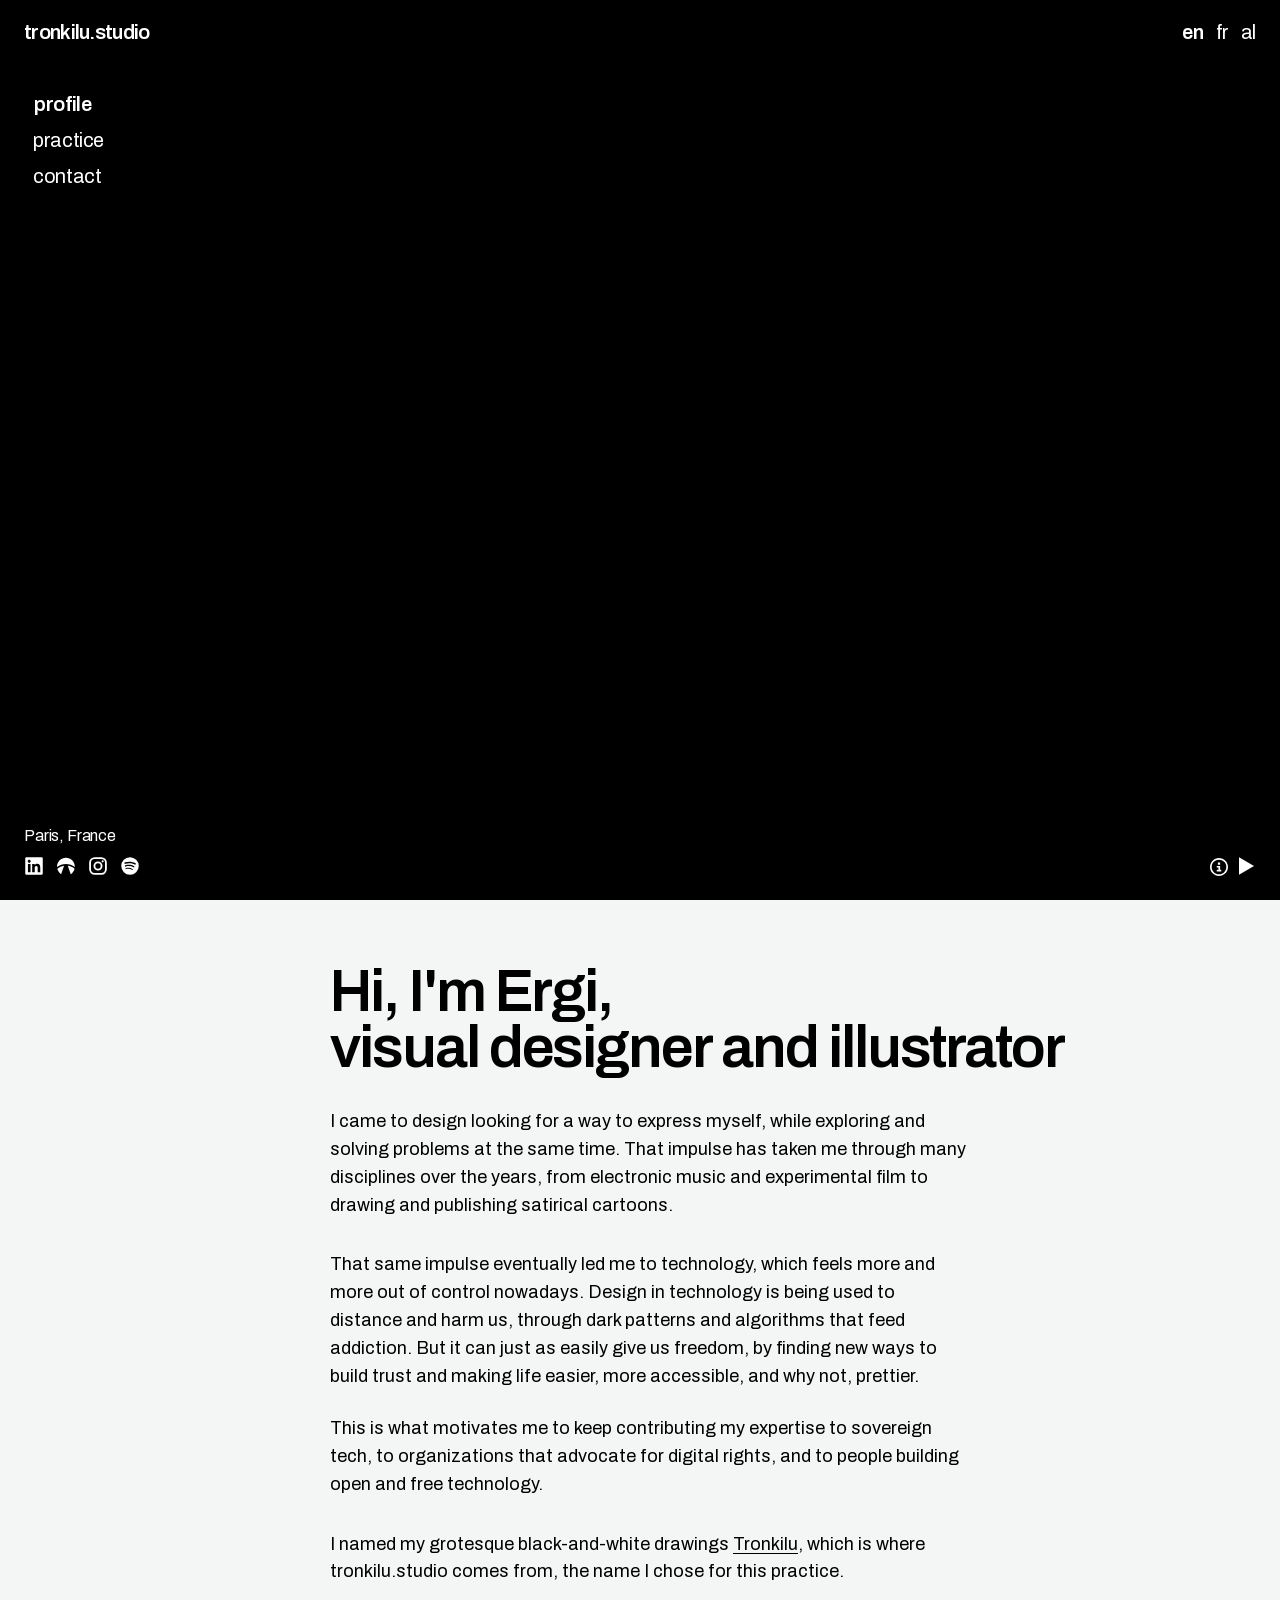
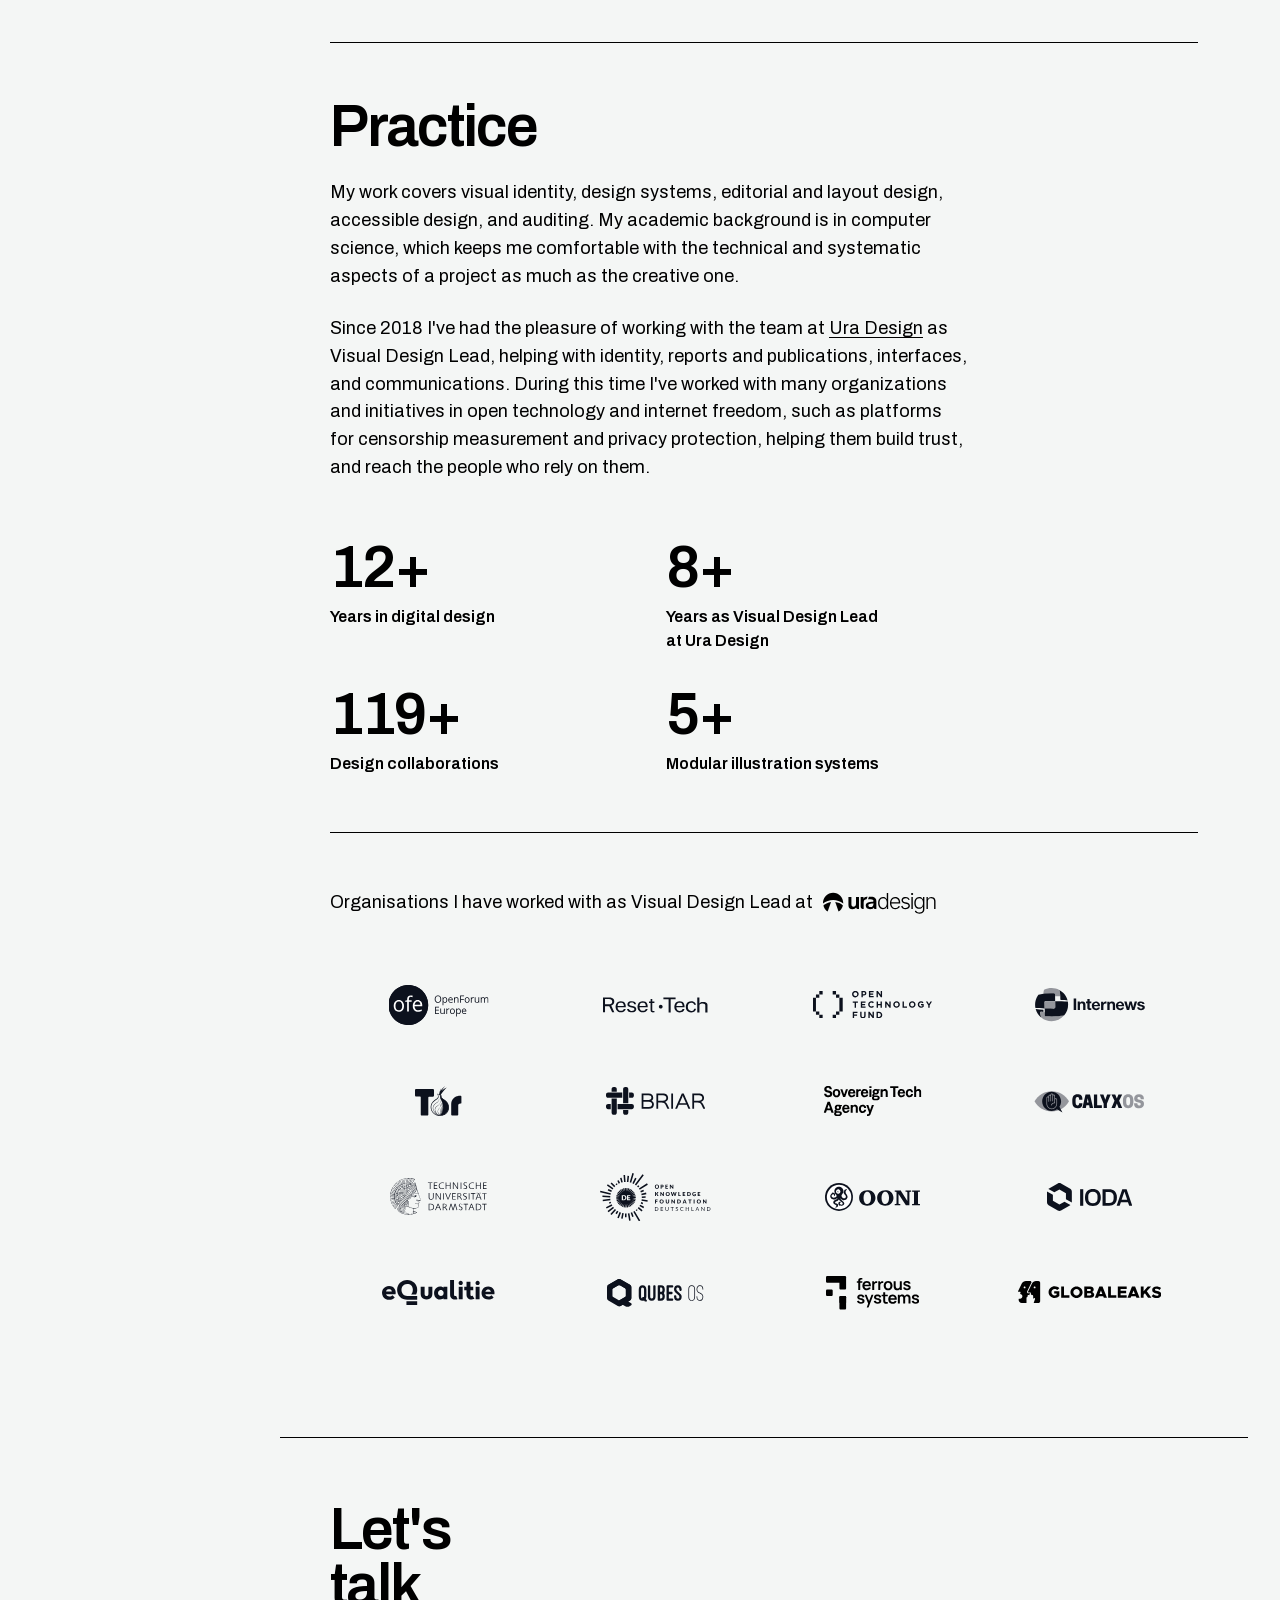
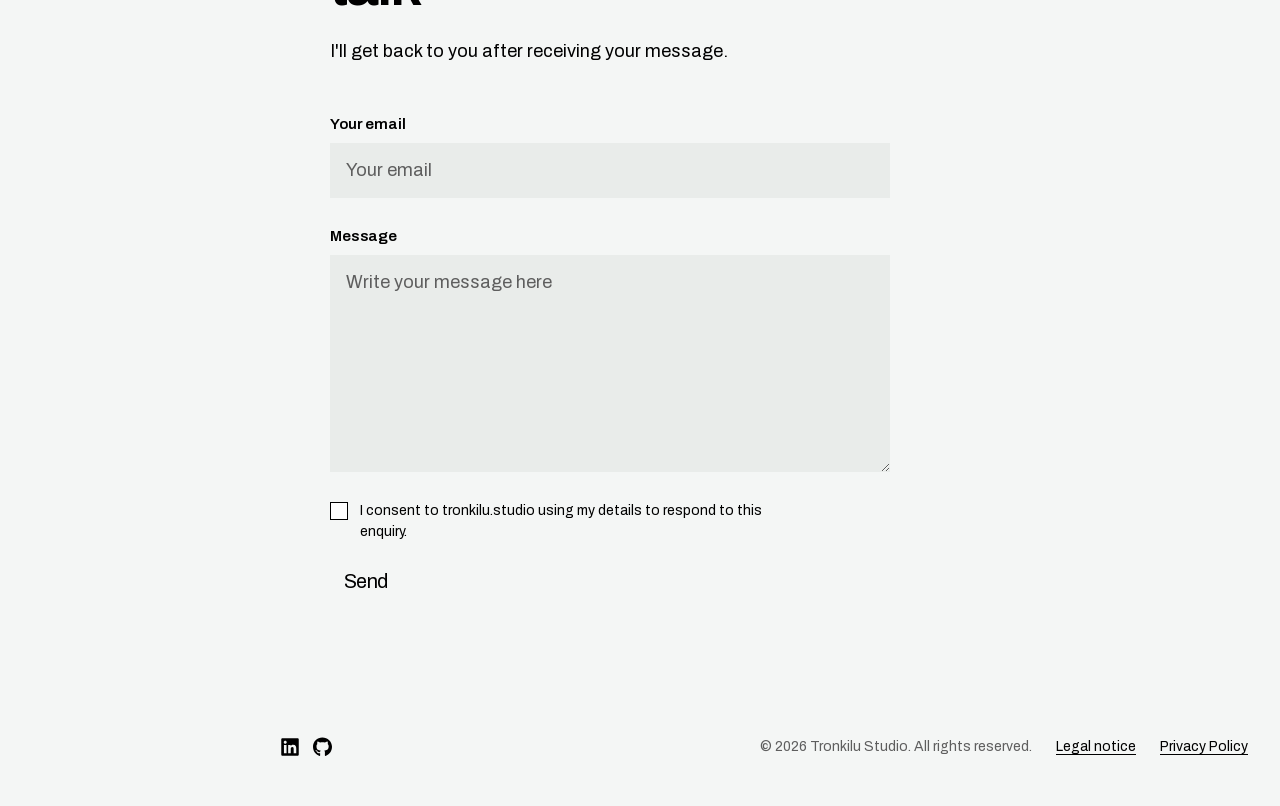
<file: en/index.html>
<!DOCTYPE html>
<html lang="en"><head>
<meta charset="utf-8">
<meta name="viewport" content="width=device-width, initial-scale=1">
<title>Ergi Shkëlzeni — Visual Designer &amp; Illustrator · tronkilu.studio</title>
<meta name="description" content="Ergi Shkëlzeni (Tronkilu) is a visual designer and illustrator based in Paris, France, working on brand identity, editorial design, and open source and digital rights projects.">
<meta name="keywords" content="Ergi Shkëlzeni, Ergi Shkelzeni, Ergi, Tronkilu, tronkilu studio, Tron Kilu Studio, open source design, open source designer, visual designer, illustrator, design France, Paris designer, digital rights design">
<meta name="robots" content="index,follow,max-image-preview:large,max-snippet:-1">
<meta name="author" content="Ergi Shkëlzeni">
<link rel="icon" href="../assets/favicon.svg" type="image/svg+xml">
<link rel="icon" href="../assets/favicon-32.png" sizes="32x32" type="image/png">
<link rel="apple-touch-icon" href="../assets/apple-touch-icon.png">
<link rel="canonical" href="https://tronkilu.studio/en/">
<link rel="alternate" hreflang="en" href="https://tronkilu.studio/en/">
<link rel="alternate" hreflang="fr" href="https://tronkilu.studio/fr/">
<link rel="alternate" hreflang="sq" href="https://tronkilu.studio/al/">
<link rel="alternate" hreflang="x-default" href="https://tronkilu.studio/en/">
<link rel="sitemap" type="application/xml" href="/sitemap.xml">
<meta property="og:type" content="website">
<meta property="og:title" content="Ergi Shkëlzeni — Visual Designer &amp; Illustrator · tronkilu.studio">
<meta property="og:description" content="Visual designer and illustrator based in Paris, France, working on brand identity, editorial design, and open source and digital rights projects.">
<meta property="og:url" content="https://tronkilu.studio/en/">
<meta property="og:site_name" content="tronkilu.studio">
<meta property="og:locale" content="en_US">
<meta property="og:locale:alternate" content="fr_FR">
<meta property="og:locale:alternate" content="sq_AL">
<meta property="og:image" content="https://tronkilu.studio/assets/share.png">
<meta property="og:image:width" content="1200">
<meta property="og:image:height" content="630">
<meta property="og:image:type" content="image/png">
<meta property="og:image:alt" content="Ergi Shkëlzeni — visual designer and illustrator, tronkilu.studio">
<meta name="twitter:card" content="summary_large_image">
<meta name="twitter:image" content="https://tronkilu.studio/assets/share.png">
<meta name="twitter:title" content="Ergi Shkëlzeni — Visual Designer &amp; Illustrator">
<meta name="twitter:description" content="Visual designer and illustrator based in Paris, France.">
<script type="application/ld+json">{"@context":"https://schema.org","@graph":[{"@type":"ProfilePage","@id":"https://tronkilu.studio/en/#page","url":"https://tronkilu.studio/en/","name":"Ergi Shkëlzeni — Visual Designer & Illustrator","inLanguage":"en","isPartOf":{"@id":"https://tronkilu.studio/#website"},"about":{"@id":"https://tronkilu.studio/#ergi"},"mainEntity":{"@id":"https://tronkilu.studio/#ergi"},"primaryImageOfPage":{"@id":"https://tronkilu.studio/#shareimage"}},{"@type":"Person","@id":"https://tronkilu.studio/#ergi","name":"Ergi Shkëlzeni","alternateName":["Ergi Shkelzeni","Ergi Shkelzeni Tronkilu","Tronkilu"],"givenName":"Ergi","familyName":"Shkëlzeni","url":"https://tronkilu.studio/","image":{"@id":"https://tronkilu.studio/#shareimage"},"jobTitle":"Visual Designer and Illustrator","description":"Visual designer and illustrator working with open source technology, internet freedom and digital rights organisations.","knowsAbout":["Open source design","Brand identity","Visual identity","Editorial design","Design systems","Accessible design","Illustration","Digital rights"],"knowsLanguage":["English","French","Albanian"],"address":{"@type":"PostalAddress","addressLocality":"Issy-les-Moulineaux","addressCountry":"FR"},"worksFor":{"@id":"https://tronkilu.studio/#studio"},"sameAs":["https://www.linkedin.com/in/ergishkëlzeni","https://github.com/tronkilu-studio"]},{"@type":"Organization","@id":"https://tronkilu.studio/#studio","name":"Tronkilu Studio","legalName":"Tronkilu Studio","alternateName":["tronkilu.studio","Tron Kilu Studio","Tronkilu"],"url":"https://tronkilu.studio/","logo":{"@id":"https://tronkilu.studio/#shareimage"},"image":{"@id":"https://tronkilu.studio/#shareimage"},"description":"Design practice of Ergi Shkëlzeni, working on visual identity, design systems and editorial design for open source and digital rights projects.","founder":{"@id":"https://tronkilu.studio/#ergi"},"email":"hi@tronkilu.studio","areaServed":"Worldwide","address":{"@type":"PostalAddress","addressLocality":"Issy-les-Moulineaux","addressCountry":"FR"},"sameAs":["https://github.com/tronkilu-studio/tronkilu-studio-website"]},{"@type":"WebSite","@id":"https://tronkilu.studio/#website","url":"https://tronkilu.studio/","name":"tronkilu.studio","alternateName":"Tronkilu Studio","inLanguage":["en","fr","sq"],"publisher":{"@id":"https://tronkilu.studio/#studio"}},{"@type":"ImageObject","@id":"https://tronkilu.studio/#shareimage","url":"https://tronkilu.studio/assets/share.png","contentUrl":"https://tronkilu.studio/assets/share.png","width":1200,"height":630}]}</script>
<style>
:root{
/* Ink — the only real colour in the system */
--ink-900:#000000;--ink-800:#101010;--ink-700:#1c1c1c;--ink-600:#3a3a3a;--ink-500:#5e5e5e;--ink-400:#8a8a8a;--ink-300:#b4b4b4;--ink-200:#d6d6d6;--ink-100:#e8e8e8;--ink-050:#f2f2f1;--paper:#ffffff;
/* Semantic */
--text-primary:var(--ink-900);--text-secondary:var(--ink-500);--text-muted:var(--ink-400);--text-inverse:var(--paper);
--surface-page:var(--paper);--surface-card:var(--paper);--surface-sunken:var(--ink-050);--surface-inverse:var(--ink-900);
--border-hairline:var(--ink-200);--border-strong:var(--ink-900);--border-subtle:var(--ink-100);
--action-fill:var(--ink-900);--action-fill-hover:var(--ink-700);--action-text:var(--paper);
--focus-ring:var(--ink-900);
/* Semantic status: expressed as ink + pattern, never hue. Kept as aliases so consumers
   have a single place to opt into colour if a product ever needs it. */
--status-info:var(--ink-900);--status-success:var(--ink-900);--status-warning:var(--ink-900);--status-danger:var(--ink-900);
--selection-bg:var(--ink-900);--selection-text:var(--paper)}
[data-theme="inverse"]{--text-primary:var(--paper);--text-secondary:var(--ink-300);--text-muted:var(--ink-400);--text-inverse:var(--ink-900);--surface-page:var(--ink-900);--surface-card:var(--ink-900);--surface-sunken:var(--ink-800);--surface-inverse:var(--paper);--border-hairline:var(--ink-600);--border-strong:var(--paper);--border-subtle:var(--ink-700);--action-fill:var(--paper);--action-fill-hover:var(--ink-100);--action-text:var(--ink-900);--focus-ring:var(--paper)}

:root{
--space-0:0px;--space-1:4px;--space-2:8px;--space-3:12px;--space-4:16px;--space-5:24px;--space-6:32px;--space-7:48px;--space-8:64px;--space-9:96px;--space-10:128px;
--gutter:24px;--page-margin:32px;--section-y:96px;--max-width:1280px;--rail:280px}

:root{
--ease-standard:cubic-bezier(0.2,0,0,1); /* @kind other */
--ease-out:cubic-bezier(0,0,0,1); /* @kind other */
--ease-step:steps(3,end); /* @kind other */
--dur-instant:80ms; /* @kind other */
--dur-fast:120ms; /* @kind other */
--dur-base:180ms; /* @kind other */
--dur-slow:320ms /* @kind other */}

:root{
/* Grain: a tiled SVG fractal-noise mask. Applied as an ::after overlay, never baked into art. */
--grain-url:url("data:image/svg+xml,%3Csvg xmlns='http://www.w3.org/2000/svg' width='160' height='160'%3E%3Cfilter id='n'%3E%3CfeTurbulence type='fractalNoise' baseFrequency='0.8' numOctaves='3' stitchTiles='stitch'/%3E%3C/filter%3E%3Crect width='160' height='160' filter='url(%23n)' opacity='0.55'/%3E%3C/svg%3E"); /* @kind other */
--grain-opacity:0.28; /* @kind other */
--grain-opacity-strong:0.45; /* @kind other */
--grain-size:160px; /* @kind spacing */
--halftone-url:url("data:image/svg+xml,%3Csvg xmlns='http://www.w3.org/2000/svg' width='6' height='6'%3E%3Ccircle cx='1.5' cy='1.5' r='1' fill='%23000'/%3E%3C/svg%3E"); /* @kind other */
--image-filter:grayscale(1) contrast(1.12); /* @kind other */
--image-filter-hard:grayscale(1) contrast(1.6) brightness(1.05) /* @kind other */}

.reel .ura-btn{position:absolute;bottom:24px;left:56px;z-index:2;width:20px;height:20px;background:var(--paper);-webkit-mask:var(--i) center/17.5px 17.5px no-repeat;mask:var(--i) center/17.5px 17.5px no-repeat;mix-blend-mode:difference}
.reel .ig-btn{position:absolute;bottom:24px;left:88px;z-index:2;width:20px;height:20px;background:var(--paper);-webkit-mask:var(--i) center/contain no-repeat;mask:var(--i) center/contain no-repeat;mix-blend-mode:difference}
.reel .hero-loc{position:absolute;bottom:56px;left:24px;z-index:2;margin:0;display:flex;align-items:center;gap:6px;font-family:Archivo,-apple-system,"Segoe UI",Roboto,Helvetica,Arial,sans-serif;font-size:16px;font-weight:400;letter-spacing:-.01em;line-height:1;color:var(--paper);mix-blend-mode:difference;pointer-events:none;max-width:none}
.reel .hero-loc svg{flex:none}
.reel .sp-btn{position:absolute;bottom:24px;left:120px;z-index:2;width:20px;height:20px;background:var(--paper);-webkit-mask:var(--i) center/contain no-repeat;mask:var(--i) center/contain no-repeat;mix-blend-mode:difference}
</style>
<style>
@font-face{font-family:"Archivo";src:url("../assets/fonts/Archivo-latin.woff2") format("woff2");font-weight:100 900;font-stretch:62% 125%;font-style:normal;font-display:swap;unicode-range:U+0000-00FF, U+0131, U+0152-0153, U+02BB-02BC, U+02C6, U+02DA, U+02DC, U+0304, U+0308, U+0329, U+2000-206F, U+20AC, U+2122, U+2191, U+2193, U+2212, U+2215, U+FEFF, U+FFFD}@font-face{font-family:"Archivo";src:url("../assets/fonts/Archivo-ext.woff2") format("woff2");font-weight:100 900;font-stretch:62% 125%;font-style:normal;font-display:swap;unicode-range:U+0100-02BA, U+02BD-02C5, U+02C7-02CC, U+02CE-02D7, U+02DD-02FF, U+0304, U+0308, U+0329, U+1D00-1DBF, U+1E00-1E9F, U+1EF2-1EFF, U+2020, U+20A0-20AB, U+20AD-20C0, U+2113, U+2C60-2C7F, U+A720-A7FF}
</style>
<style>
*{box-sizing:border-box}
html{scroll-behavior:smooth;overflow-x:hidden}
/* Type audit — four sizes only:
   --t-label 11px mono uppercase · --t-body 16px · --t-nav 20px mono · --t-mid clamp 28-44 · --t-head clamp 40-88
   Two weights only: 400 and 600. Two families: Geist, Geist Mono. */
:root{--t-label:11px;--t-body:15px;--t-nav:20px;--t-mid:clamp(28px,3.4vw,44px);--t-head:clamp(40px,4.6vw,64px)}
body{margin:0;background:#F4F6F5;color:var(--ink-900);font-family:Archivo,-apple-system,"Segoe UI",Roboto,Helvetica,Arial,sans-serif;font-size:var(--t-body);font-weight:400;line-height:1.6;-webkit-font-smoothing:antialiased}
.mono,button,input,textarea{font-family:Archivo,-apple-system,"Segoe UI",Roboto,Helvetica,Arial,sans-serif}
.mono{font-size:var(--t-label);font-weight:400;letter-spacing:.14em;text-transform:uppercase;line-height:1.4;font-family:Archivo,-apple-system,"Segoe UI",Roboto,Helvetica,Arial,sans-serif}
a{color:var(--ink-900);text-decoration:underline;text-decoration-thickness:1px;text-underline-offset:3px}
a:hover{text-decoration-thickness:2px}
.quiet-hover:hover{text-decoration:none}
h1,h2,.mark,.name,.stats b,.wordmark{font-weight:600;letter-spacing:-.035em;line-height:.95;margin:0}
h1,h2{font-size:var(--t-head);text-wrap:balance}
.name,.stats b{font-size:var(--t-mid);line-height:1}
.bio{font-size:18px;line-height:1.55;max-width:58ch}
p{max-width:58ch;margin:0}
.layout{display:block;padding-left:280px}
/* sidebar overlaid on the hero, inverting against whatever is behind it */
.rail{position:fixed;top:0;left:0;width:280px;height:100vh;color:#fff;mix-blend-mode:difference;padding:88px 24px 24px;display:flex;flex-direction:column;gap:clamp(16px,4vh,48px);z-index:20;pointer-events:none;overflow-y:auto;overflow-x:hidden;scrollbar-width:none}
.rail::-webkit-scrollbar{display:none}
.rail.solid{color:var(--ink-900);mix-blend-mode:normal}
@media(max-height:700px){.rail{padding-top:64px}.rail nav a{font-size:18px}}
.rail a{color:inherit;pointer-events:auto}
.rail nav{display:flex;flex-direction:column;gap:4px}
.rail nav a{font-family:Archivo,-apple-system,"Segoe UI",Roboto,Helvetica,Arial,sans-serif;font-size:var(--t-nav);letter-spacing:-.02em;white-space:nowrap;text-decoration:none;transition:font-weight 120ms cubic-bezier(.2,0,0,1),opacity 120ms cubic-bezier(.2,0,0,1)}
.rail nav a::before{content:"[ ";opacity:0;transition:opacity 120ms cubic-bezier(.2,0,0,1)}
.rail nav a::after{content:" ]";opacity:0;transition:opacity 120ms cubic-bezier(.2,0,0,1)}
.rail nav a:hover{text-decoration:none}
.rail nav a:hover::before,.rail nav a:hover::after{opacity:1}
.rail nav a:hover{font-weight:600}
.rail nav:not(:hover) a.active{font-weight:600}
.rail nav a:active{opacity:.6}
/* top bar: wordmark + languages on one level; inverts over the video, turns to paper below it */
.topbar{position:fixed;top:0;left:0;right:0;z-index:30;height:64px;display:flex;align-items:center;justify-content:space-between;padding:0 24px;color:#fff;mix-blend-mode:difference;transition:none}
.topbar.solid{color:var(--ink-900);background:#F4F6F5;mix-blend-mode:normal}
.topbar .mark{font-size:var(--t-nav);color:inherit;text-decoration:none}
.lang{display:flex;gap:12px}
.lang button{background:none;border:0;padding:0;color:inherit;font-family:Archivo,-apple-system,"Segoe UI",Roboto,Helvetica,Arial,sans-serif;font-size:var(--t-nav);font-weight:400;letter-spacing:-.02em;cursor:pointer}
.lang button[aria-pressed=true]{font-weight:600}
.reel .li-btn{position:absolute;bottom:24px;left:24px;z-index:2;width:20px;height:20px;background:var(--paper);-webkit-mask:var(--i) center/contain no-repeat;mask:var(--i) center/contain no-repeat;mix-blend-mode:difference}
/* main */
main{min-width:0;container-type:inline-size}
section{border-bottom:0}
section::after{content:"";display:block;border-top:1px solid var(--ink-900);margin-right:32px}
#about::after,section:last-of-type::after{display:none}
.sechead{display:flex;justify-content:space-between;align-items:baseline;gap:24px;padding:16px 32px 16px 0;border-bottom:1px solid var(--ink-900)}
.body{padding:64px 32px 96px 0;max-width:900px;margin:0 auto}
.indent{padding-left:0}
/* full-bleed video header */
.reel{position:relative;margin:0;overflow:hidden;background:var(--ink-900);width:100%;height:100vh;cursor:pointer}
@supports(height:100svh){@media(max-width:860px){.reel{height:100svh}.rail{height:100svh}}}
.reel-cursor{position:fixed;z-index:15;width:52px;height:52px;border-radius:50%;border:1px solid var(--paper);display:flex;align-items:center;justify-content:center;pointer-events:none;mix-blend-mode:difference;opacity:0;transform:translate(-50%,-50%) scale(.5);transition:opacity 260ms cubic-bezier(.2,0,0,1),transform 260ms cubic-bezier(.34,1.56,.64,1)}
.reel-cursor.show{opacity:1;transform:translate(-50%,-50%) scale(1)}
.reel-cursor svg{width:18px;height:18px}
.reel video{width:100%;height:100%;object-fit:cover;object-position:50% 0%;display:block;filter:var(--image-filter-hard)}
.reel::after{content:"";position:absolute;inset:0;background-image:var(--grain-url);background-size:var(--grain-size);mix-blend-mode:multiply;opacity:var(--grain-opacity-strong);pointer-events:none}
.reel button{position:absolute;bottom:24px;right:24px;z-index:2;border:0;padding:0;width:20px;height:20px;background:var(--paper);-webkit-mask:var(--i) center/contain no-repeat;mask:var(--i) center/contain no-repeat;cursor:pointer;mix-blend-mode:difference;transition:opacity 200ms cubic-bezier(.2,0,0,1)}
.reel button.hide{opacity:0;pointer-events:none}
.reel .li-btn,.reel .ura-btn,.reel .ig-btn,.reel .sp-btn{transition:opacity 200ms cubic-bezier(.2,0,0,1)}
.reel .li-btn.hide,.reel .ura-btn.hide,.reel .ig-btn.hide,.reel .sp-btn.hide{opacity:0;pointer-events:none}
.reel button:focus-visible{outline:2px solid var(--paper);outline-offset:2px}
.reel .credit-toggle{right:52px;width:18px;height:18px;background:var(--paper);-webkit-mask:var(--ci) center/contain no-repeat;mask:var(--ci) center/contain no-repeat;border:0;padding:0;cursor:pointer;mix-blend-mode:difference}
.reel .credit{position:absolute;left:24px;right:24px;bottom:54px;z-index:2;font-size:13px;line-height:1.6;max-width:520px;margin-left:auto;text-align:right;opacity:0;transform:translateY(6px);pointer-events:none;transition:opacity 180ms cubic-bezier(.2,0,0,1),transform 180ms cubic-bezier(.2,0,0,1);text-wrap:balance}
.reel .credit .hl{background:var(--credit-hl,#F4F6F5);color:var(--ink-900);padding:2px 6px;box-decoration-break:clone;-webkit-box-decoration-break:clone}
.reel .credit.show{opacity:1;transform:translateY(0);pointer-events:auto}
/* about */
.about{margin-top:32px}
.lead{font-size:var(--t-mid);line-height:1.25;letter-spacing:-.01em;max-width:44ch}
.stats{display:grid;grid-template-columns:repeat(2,minmax(0,1fr));gap:32px;margin-top:56px;max-width:640px}
.stats b{display:block;font-size:var(--t-head)}
.stat-label{margin-top:8px;display:block;max-width:22ch;line-height:1.5;font-family:Archivo,-apple-system,"Segoe UI",Roboto,Helvetica,Arial,sans-serif;font-size:16px;font-weight:600;text-transform:none;letter-spacing:0}
/* worked with */
.clients{margin-top:40px;display:grid;grid-template-columns:repeat(4,minmax(0,1fr));gap:0}
.clients>div{display:flex;align-items:center;justify-content:center;min-height:96px;padding:16px}
.clients>div svg{height:28px;width:auto;max-width:100%}
.orgs-logo{display:inline-flex;align-items:center;height:0.558em;vertical-align:middle;margin:0 0 0 6px}
.orgs-logo svg{height:100%;width:auto;display:block}
@media(max-width:860px){.orgs-logo{margin:0 0 0 6px}}
/* contact */
form{display:flex;flex-direction:column;gap:28px;max-width:560px;margin-top:48px}
.field{display:flex;flex-direction:column;gap:8px}
.consent{display:grid;grid-template-columns:18px 1fr;gap:12px;align-items:start;font-size:14px;line-height:1.5;max-width:58ch;cursor:pointer}
.consent input{width:18px;height:18px;margin:2px 0 0;padding:0;appearance:none;border:1px solid var(--ink-900);background:var(--paper);flex:none;cursor:pointer;display:grid;place-content:center;transition:background 260ms cubic-bezier(.2,0,0,1)}
.consent:hover input{background:var(--ink-100,#E8E8E8)}
.consent input:active{transform:translateY(1px)}
.consent input:checked{background:var(--ink-900)}
.consent input:checked:hover{background:var(--ink-900)}
.consent input::after{content:"";width:9px;height:5px;border-left:1.5px solid var(--paper);border-bottom:1.5px solid var(--paper);transform:translateY(-1px) rotate(-45deg) scale(.4);opacity:0;transition:opacity 200ms cubic-bezier(.2,0,0,1),transform 260ms cubic-bezier(.2,0,0,1)}
.consent input:checked::after{opacity:1;transform:translateY(-1px) rotate(-45deg) scale(1)}
.consent input:focus{outline:none;box-shadow:none}.consent input:focus-visible{outline:2px solid var(--ink-900);outline-offset:2px}
.field .flabel{font-size:15px;font-weight:600;font-family:Archivo,-apple-system,"Segoe UI",Roboto,Helvetica,Arial,sans-serif;letter-spacing:-.01em;text-transform:none;line-height:1.4}
input,textarea{width:100%;border:0;border-radius:0;padding:14px 16px;font-size:18px;line-height:1.5;font-family:Archivo,-apple-system,"Segoe UI",Roboto,Helvetica,Arial,sans-serif;background:#E9ECEA;color:var(--ink-900);resize:vertical;transition:background 260ms cubic-bezier(.2,0,0,1)}
textarea{min-height:168px;display:block}
input::placeholder,textarea::placeholder{color:var(--ink-500,#5e5e5e)}
input:not([type=checkbox]):focus,textarea:focus{outline:none;box-shadow:inset 0 0 0 2px var(--ink-900);background:#E2E5E3}
button[type=submit]{align-self:start;font-family:Archivo,-apple-system,"Segoe UI",Roboto,Helvetica,Arial,sans-serif;font-size:var(--t-nav);letter-spacing:-.02em;text-transform:none;background:none;color:var(--ink-900);padding:0;display:flex;align-items:center;gap:8px;border:0;cursor:pointer;font-weight:400;transition:font-weight 120ms cubic-bezier(.2,0,0,1),opacity 120ms cubic-bezier(.2,0,0,1)}
button[type=submit]::before{content:"[ ";opacity:0}
button[type=submit]::after{content:" ]";opacity:0}
button[type=submit] svg{width:16px;height:16px;transition:transform 220ms cubic-bezier(.2,0,0,1)}
button[type=submit]:hover{font-weight:600}
button[type=submit]:hover::before,button[type=submit]:hover::after{opacity:1}
button[type=submit]:hover svg{transform:translateX(3px)}
button[type=submit]:active{opacity:.6}
.toast-overlay{position:fixed;inset:0;z-index:40;display:flex;align-items:center;justify-content:center;background:rgba(0,0,0,0);pointer-events:none;transition:background 240ms cubic-bezier(.2,0,0,1)}
.toast-overlay.show{background:rgba(0,0,0,.12);pointer-events:auto}
.toast-card{background:var(--paper);border-radius:16px;box-shadow:0 12px 40px rgba(0,0,0,.18);padding:32px 36px;max-width:340px;text-align:center;display:flex;flex-direction:column;align-items:center;gap:14px;position:relative;opacity:0;transform:translateY(12px) scale(.96);transition:opacity 260ms cubic-bezier(.2,0,0,1),transform 260ms cubic-bezier(.2,0,0,1)}
.toast-overlay.show .toast-card{opacity:1;transform:translateY(0) scale(1)}
.toast-text{font-family:Archivo,-apple-system,"Segoe UI",Roboto,Helvetica,Arial,sans-serif;font-size:15px;font-weight:500;line-height:1.5;color:var(--ink-900)}
.toast-close{position:absolute;top:14px;right:14px;background:none;border:0;padding:4px;cursor:pointer;color:var(--ink-900)}
.toast-close:hover svg path{stroke-width:3}
.direct{margin-top:24px}
.wordmark{padding:48px 32px 32px;letter-spacing:-.045em;line-height:.85;font-size:min(13.2cqw,220px)}
.privacy-link{display:flex;justify-content:space-between;align-items:center;padding:48px 32px 48px 0}
.privacy-link .icons{display:flex;align-items:center;gap:12px;margin-right:auto}
.privacy-link .legal-links{display:flex;flex-wrap:wrap;align-items:center;gap:8px 24px}
.privacy-link .legal-links a{white-space:nowrap}
.copyright{font-size:14px;color:var(--ink-500);margin-right:24px}
@media(max-width:860px){.privacy-link{flex-wrap:wrap;gap:12px}.copyright{width:100%;margin-right:0;order:2}}
.privacy-link .gh-icon{order:1;width:20px;height:20px;background:currentColor;-webkit-mask:var(--i) center/contain no-repeat;mask:var(--i) center/contain no-repeat;transition:-webkit-mask-size 200ms cubic-bezier(.2,0,0,1),mask-size 200ms cubic-bezier(.2,0,0,1)}
.privacy-link .gh-icon:hover{-webkit-mask-size:85%;mask-size:85%}
.privacy-link .li-icon{width:20px;height:20px;background:currentColor;-webkit-mask:var(--i) center/contain no-repeat;mask:var(--i) center/contain no-repeat}
.privacy-link .li-icon:hover{-webkit-mask-size:85%;mask-size:85%}
.privacy-link a{font-family:Archivo,-apple-system,"Segoe UI",Roboto,Helvetica,Arial,sans-serif;font-size:14px;text-decoration:underline;text-decoration-thickness:1px;text-underline-offset:3px;transition:none}
.privacy-link a:hover{font-weight:400;text-decoration:none}
.mobile-menu-row{position:fixed;top:8px;right:16px;z-index:35;display:flex;align-items:center;gap:0}
.mobile-menu-btn{display:none;background:none;border:0;padding:0;cursor:pointer;width:auto;height:auto;align-items:center;justify-content:center;font-family:Archivo,-apple-system,"Segoe UI",Roboto,Helvetica,Arial,sans-serif;font-size:16px;font-weight:600;letter-spacing:0;color:var(--ink-900);transition:transform 200ms cubic-bezier(.2,0,0,1)}
.mobile-menu-btn.spin{transform:rotate(180deg)}
.mobile-menu-row .lang{display:flex;gap:0;overflow:hidden;max-width:0;opacity:0;transition:max-width 260ms cubic-bezier(.2,0,0,1),opacity 200ms cubic-bezier(.2,0,0,1)}
.mobile-menu-row .lang.open{max-width:140px;opacity:1;margin-right:12px}
.mobile-menu-row .lang button{font-family:Archivo,-apple-system,"Segoe UI",Roboto,Helvetica,Arial,sans-serif;font-size:14px;font-weight:400;letter-spacing:0;background:none;border:0;padding:0 8px;cursor:pointer;color:var(--ink-900);white-space:nowrap}
.mobile-menu-row .lang button[aria-pressed=true]{font-weight:600}
/* mobile */
@media(max-width:860px){
.clients{grid-template-columns:repeat(2,minmax(0,1fr))}
section::after{margin:0 32px}
:root{--t-nav:22px}
.layout{padding-left:0}
.rail{width:auto;padding:16px;gap:32px;height:100vh;transition:opacity 200ms cubic-bezier(.2,0,0,1)}
.rail.hide{opacity:0;pointer-events:none;visibility:hidden}
.rail.hide a,.rail.hide button{pointer-events:none}
.topbar{height:52px;padding:0 16px}
.rail{padding-top:72px}
.reel video{object-position:90% 0%}
.sechead,.wordmark{padding-left:0;padding-right:20px}
.privacy-link{padding-left:32px;padding-right:32px}
.body{padding-left:32px;padding-right:32px;padding-top:40px;padding-bottom:64px}
h1,h2{line-height:1.08}
.topbar .lang{display:flex}
.topbar .lang button{display:none}
.topbar .lang button[aria-pressed=true]{display:inline-block}
.topbar .lang.expanded button{display:inline-block}
}
@media(prefers-reduced-motion:reduce){*,*::before,*::after{transition-duration:1ms!important;animation-duration:1ms!important;scroll-behavior:auto!important}}
</style>
<script>if(location.pathname.endsWith("/index.html"))history.replaceState(null,"",location.pathname.slice(0,-10)+location.search+location.hash);</script>
</head>
<body>
<figure class="reel" id="reel">
<div class="reel-cursor" id="reelCursor"><svg xmlns="http://www.w3.org/2000/svg" viewBox="0 0 24 24" fill="none"><path id="cursorIcon" d="M8 5v14l11-7z" fill="var(--paper)"></path></svg></div>
<video role="img" aria-label="Black-and-white portrait of Ergi Shkëlzeni, taken in Grenoble and animated with a glitch effect" src="../assets/video/hero.mp4" autoplay="" loop="" muted="" playsinline=""></video>
<button type="button" class="credit-toggle" id="creditBtn" aria-label="Photo credit" aria-expanded="false" style="--ci:url('data:image/svg+xml;utf8,%3Csvg%20xmlns%3D%22http%3A%2F%2Fwww.w3.org%2F2000%2Fsvg%22%20viewBox%3D%220%200%2032%2032%22%3E%3Cpath%20d%3D%22M16%203C19.4478%203%2022.7544%204.36964%2025.1924%206.80761C27.6304%209.24558%2029%2012.5522%2029%2016C29%2019.4478%2027.6304%2022.7544%2025.1924%2025.1924C22.7544%2027.6304%2019.4478%2029%2016%2029C12.5522%2029%209.24558%2027.6304%206.80761%2025.1924C4.36964%2022.7544%203%2019.4478%203%2016C3%2012.5522%204.36964%209.24558%206.80761%206.80761C9.24558%204.36964%2012.5522%203%2016%203ZM16%2032C20.2435%2032%2024.3131%2030.3143%2027.3137%2027.3137C30.3143%2024.3131%2032%2020.2435%2032%2016C32%2011.7565%2030.3143%207.68687%2027.3137%204.68629C24.3131%201.68571%2020.2435%200%2016%200C11.7565%200%207.68687%201.68571%204.68629%204.68629C1.68571%207.68687%200%2011.7565%200%2016C0%2020.2435%201.68571%2024.3131%204.68629%2027.3137C7.68687%2030.3143%2011.7565%2032%2016%2032ZM13.5%2021H12V24H13.5H18.5H20V21H18.5H18V15.5V14H16.5H13.5H12V17H13.5H15V21H13.5ZM18%2012V8H14V12H18Z%22%2F%3E%3C%2Fsvg%3E')"></button>
<a href="https://www.linkedin.com/in/ergishkëlzeni" target="_blank" rel="me noopener" aria-label="LinkedIn" class="li-btn" style="--i:url('data:image/svg+xml;utf8,%3Csvg%20xmlns%3D%22http%3A%2F%2Fwww.w3.org%2F2000%2Fsvg%22%20viewBox%3D%220%200%2028%2032%22%3E%3Cpath%20d%3D%22M26%202H1.99375C0.89375%202%200%202.90625%200%204.01875V27.9813C0%2029.0938%200.89375%2030%201.99375%2030H26C27.1%2030%2028%2029.0938%2028%2027.9813V4.01875C28%202.90625%2027.1%202%2026%202ZM8.4625%2026H4.3125V12.6375H8.46875V26H8.4625ZM6.3875%2010.8125C5.05625%2010.8125%203.98125%209.73125%203.98125%208.40625C3.98125%207.08125%205.05625%206%206.3875%206C7.7125%206%208.79375%207.08125%208.79375%208.40625C8.79375%209.7375%207.71875%2010.8125%206.3875%2010.8125ZM24.0187%2026H19.8687V19.5C19.8687%2017.95%2019.8375%2015.9563%2017.7125%2015.9563C15.55%2015.9563%2015.2188%2017.6438%2015.2188%2019.3875V26H11.0688V12.6375H15.05V14.4625H15.1062C15.6625%2013.4125%2017.0188%2012.3062%2019.0375%2012.3062C23.2375%2012.3062%2024.0187%2015.075%2024.0187%2018.675V26Z%22%2F%3E%3C%2Fsvg%3E')"></a>
<a href="https://ura.design" target="_blank" rel="noopener" aria-label="Ura Design" class="ura-btn" style="--i:url('data:image/svg+xml;utf8,%3Csvg%20xmlns%3D%22http%3A%2F%2Fwww.w3.org%2F2000%2Fsvg%22%20viewBox%3D%220%20-2.5%2072%2072%22%3E%3Cpath%20d%3D%22M16.3966%2066.1735L28.4015%2032.5012C18.2998%2033.8188%209.07653%2038.0645%201.31726%2044.5061C3.22048%2053.4366%208.78372%2061.0495%2016.3966%2066.1735Z%22%20fill%3D%22black%22%2F%3E%3Cpath%20d%3D%22M54.9003%2066.1735C62.6596%2061.3423%2068.2229%2053.583%2070.2725%2044.5061C62.5132%2037.7717%2053.2899%2033.526%2043.1882%2032.5012L54.9003%2066.1735Z%22%20fill%3D%22black%22%2F%3E%3Cpath%20d%3D%22M71.4438%2037.6251V36.0147C71.4438%2015.9577%2055.4861%200%2035.8683%200C16.2505%200%200%2015.9577%200%2036.0147V37.6251C10.3945%2029.8659%2022.8386%2025.6202%2035.8683%2025.6202C48.6052%2025.6202%2061.0493%2029.8659%2071.4438%2037.6251Z%22%20fill%3D%22black%22%2F%3E%3C%2Fsvg%3E')"></a>
<a href="https://www.instagram.com/tronkilu" target="_blank" rel="me noopener" aria-label="Instagram" class="ig-btn" style="--i:url('data:image/svg+xml;utf8,%3Csvg%20xmlns%3D%22http%3A%2F%2Fwww.w3.org%2F2000%2Fsvg%22%20viewBox%3D%220%200%2024%2024%22%20fill%3D%22none%22%20stroke%3D%22black%22%20stroke-width%3D%222.2%22%3E%3Crect%20x%3D%222.5%22%20y%3D%222.5%22%20width%3D%2219%22%20height%3D%2219%22%20rx%3D%225.5%22%2F%3E%3Ccircle%20cx%3D%2212%22%20cy%3D%2212%22%20r%3D%224.3%22%2F%3E%3Ccircle%20cx%3D%2217.6%22%20cy%3D%226.4%22%20r%3D%221.3%22%20fill%3D%22black%22%20stroke%3D%22none%22%2F%3E%3C%2Fsvg%3E')"></a>
<a href="https://open.spotify.com/artist/58Sv70VCHAi9z3RpcpgLX1" target="_blank" rel="me noopener" aria-label="Threefiftysixam on Spotify" class="sp-btn" style="--i:url('data:image/svg+xml;utf8,%3Csvg%20xmlns%3D%22http%3A%2F%2Fwww.w3.org%2F2000%2Fsvg%22%20viewBox%3D%220%200%2024%2024%22%3E%3Cpath%20fill%3D%22black%22%20fill-rule%3D%22evenodd%22%20d%3D%22M12%201.5a10.5%2010.5%200%201%200%200%2021%2010.5%2010.5%200%200%200%200-21ZM6.6%209.3c3.6-1.1%208-.8%2011.1%201a.9.9%200%201%200%20.9-1.6C15%206.6%2010.2%206.3%206.1%207.6a.9.9%200%201%200%20.5%201.7ZM7%2012.6c3-.9%206.6-.6%209.2.9a.75.75%200%201%200%20.8-1.3c-3-1.7-7-2-10.4-1a.75.75%200%201%200%20.4%201.4ZM7.4%2015.7c2.3-.6%205-.4%207%20.8a.6.6%200%201%200%20.6-1c-2.3-1.4-5.4-1.6-7.9-.9a.6.6%200%201%200%20.3%201.1Z%22%2F%3E%3C%2Fsvg%3E')"></a>
<p class="hero-loc"><span id="heroLoc">Paris, France</span></p>
<button type="button" id="reelBtn" aria-label="Pause video" style="--i:url('data:image/svg+xml;utf8,%3Csvg%20xmlns%3D%22http%3A%2F%2Fwww.w3.org%2F2000%2Fsvg%22%20viewBox%3D%220%200%2020%2032%22%3E%3Cpath%20d%3D%22M8%204H0V28H8V4ZM20%204H12V28H20V4Z%22%2F%3E%3C%2Fsvg%3E')"></button>
<p class="credit mono" id="creditBox" style="text-transform:none;letter-spacing:0;max-width:400px"><span class="hl" id="creditText">Thanks to my friend Jérémie Pontin, <a href="https://www.theblackbearstudio.fr/" target="_blank" rel="noopener" class="quiet-hover" style="color:inherit">Black Bear Studio</a>, for the beautiful picture used here, taken in Grenoble, France.<br>Edited into a video using <a href="https://moshpro.app/lite/" target="_blank" rel="noopener" class="quiet-hover" style="color:inherit">Mosh</a>.</span></p>
</figure>
<header class="topbar" id="topbar">
<a class="mark" href="#">tronkilu.studio</a>
<div class="lang"><noscript><style>.lang button{display:none!important}.nojs-lang{display:flex;gap:12px}.nojs-lang a{color:inherit;text-decoration:none;font-size:var(--t-nav);letter-spacing:-.02em}.nojs-lang a[aria-current]{font-weight:600}@media(max-width:860px){.rail{position:absolute}}</style><div class="nojs-lang"><a href="../en/" aria-current="page">en</a><a href="../fr/">fr</a><a href="../al/">al</a></div></noscript>
<button type="button" data-lang="en" aria-pressed="true">en</button>
<button type="button" data-lang="fr" aria-pressed="false">fr</button>
<button type="button" data-lang="al" aria-pressed="false">al</button>
</div>
</header>
<div class="layout">
<aside class="rail">
<nav>
<a href="#about" data-en="profile" data-fr="profil" data-al="profili">profile</a>
<a href="#work" data-en="practice" data-fr="pratique" data-al="praktika">practice</a>
<a href="#contact" data-en="contact" data-fr="contact" data-al="kontakt">contact</a>
</nav>
</aside>
<main id="top">
<section id="about" data-screen-label="01 About">
<div class="body" style="padding-bottom:0">
<h1 id="heroH1">Hi, I'm Ergi,<br>visual designer and illustrator</h1>
<div class="about" style="margin-top:32px">
<p class="bio" id="bio1">I came to design looking for a way to express myself, while exploring and solving problems at the same time. That impulse has taken me through many disciplines over the years, from electronic music and experimental film to drawing and publishing satirical cartoons.</p>
<p class="bio" id="bio2" style="margin-top:32px">That same impulse eventually led me to technology, which feels more and more out of control nowadays. Design in technology is being used to distance and harm us, through dark patterns and algorithms that feed addiction. But it can just as easily give us freedom, by finding new ways to build trust and making life easier, more accessible, and why not, prettier.</p>
<p class="bio" id="bio3" style="margin-top:24px">This is what motivates me to keep contributing my expertise to sovereign tech, to organizations that advocate for digital rights, and to people building open and free technology.</p>
<p class="bio" id="bio4" style="margin-top:32px">I named my grotesque black-and-white drawings <a href="https://www.instagram.com/tronkilu" target="_blank" rel="me noopener" class="quiet-hover">Tronkilu</a>, which is where tronkilu.studio comes from, the name I chose for this practice.</p>
</div>
</div>
</section>
<section id="work" data-screen-label="02 Worked with">
<div class="body" style="padding-top:0">
<hr style="margin:56px 0;border:0;border-top:1px solid var(--ink-900)">
<h2 id="practiceLabel" style="margin-bottom:24px">Practice</h2>
<p class="bio" id="workBio1">My work covers visual identity, design systems, editorial and layout design, accessible design, and auditing. My academic background is in computer science, which keeps me comfortable with the technical and systematic aspects of a project as much as the creative one.</p>
<p class="bio" id="workBio2" style="margin-top:24px">Since 2018 I've had the pleasure of working with the team at <a href="https://ura.design" target="_blank" rel="noopener" class="quiet-hover">Ura Design</a> as Visual Design Lead, helping with identity, reports and publications, interfaces, and communications. During this time I've worked with many organizations and initiatives in open technology and internet freedom, such as platforms for censorship measurement and privacy protection, helping them build trust, and reach the people who rely on them.</p>
<div class="stats">
<div><b data-count="12">12+</b><span class="stat-label" id="stat1">Years in digital design</span></div>
<div><b data-count="8">8+</b><span class="stat-label" id="stat3">Years as Visual Design Lead at Ura Design</span></div>
<div><b data-count="120">120+</b><span class="stat-label" id="stat2">Design collaborations</span></div>
<div><b data-count="5">5+</b><span class="stat-label" id="stat4">Modular illustration systems</span></div>
</div>
<hr style="margin:56px 0;border:0;border-top:1px solid var(--ink-900)">
<p class="bio" style="margin-top:24px"><span id="orgsLine">Organisations I have worked with as Visual Design Lead at</span> <span class="orgs-logo"><svg width="666" height="124" viewBox="0 0 666 124" fill="none" xmlns="http://www.w3.org/2000/svg" style="width:112.5px;height:22.5px">
<path d="M174.604 97.2825C186.308 97.2825 189.842 95.5159 196.246 87.5659C196.246 92.2005 200.003 95.9575 204.637 95.9575H213.029V25.5122H195.362V64.8203C195.362 76.3035 189.4 82.9285 180.125 82.9285C171.513 82.9285 168.2 78.0702 168.2 68.5744V25.5122H150.534V72.1077C150.754 89.1117 158.704 97.2825 174.604 97.2825Z" fill="black"></path>
<path d="M284.873 24.1908L272.213 24.1906L266.433 38.5175C266.433 38.5175 266.845 38.4837 267.616 38.4401C273.533 38.1062 299.154 37.2015 298.555 46.6323V48.1782C298.334 51.4906 296.126 53.2573 289.501 53.6989L277.355 55.024C259.689 56.3489 253.064 64.9614 253.064 75.7821C253.064 88.8112 261.897 97.2028 278.46 97.2028C289.943 97.2028 294.801 95.8778 298.555 88.8112C298.776 88.5904 298.997 88.1487 299.218 87.7071C299.218 92.2197 302.876 95.8778 307.388 95.8778H316.001V49.724C316.222 35.3699 306.514 24.4116 284.873 24.1908ZM298.555 66.2864C298.555 76.4446 292.372 84.8362 281.551 84.8362C272.497 84.8362 268.522 80.6404 268.522 74.2363C268.522 69.1572 272.055 65.403 280.889 64.7405L289.28 64.078C294.139 63.6364 297.23 62.7531 298.555 61.4281V66.2864Z" fill="black"></path>
<path d="M263.819 24.1922H259.541C249.824 24.1922 242.659 29.257 239.788 37.207V25.5029H223.005V83.4315C223.005 90.3443 228.609 95.9482 235.522 95.9482H240.672V57.9651C240.672 43.1599 247.518 38.5319 258.061 38.5319L263.819 24.1922Z" fill="black"></path>
<path d="M27.5134 111.039L47.6578 54.5367C30.7071 56.7477 15.2303 63.8719 2.2101 74.6811C5.40373 89.6666 14.7389 102.441 27.5134 111.039Z" fill="black"></path>
<path d="M92.1228 111.039C105.143 102.932 114.478 89.9122 117.917 74.6811C104.897 63.3806 89.4205 56.2563 72.4698 54.5367L92.1228 111.039Z" fill="black"></path>
<path d="M119.884 63.1355V60.4332C119.884 26.7773 93.1065 0 60.1876 0C27.2686 0 0 26.7773 0 60.4332V63.1355C17.4421 50.1154 38.3235 42.9911 60.1876 42.9911C81.5603 42.9911 102.442 50.1154 119.884 63.1355Z" fill="black"></path>
<path d="M620.848 51.8554V95.9063H612.68V25.4248H620.618V36.4835H621.352C623.004 32.8737 625.574 29.9829 629.061 27.8109C632.579 25.6084 636.923 24.5071 642.093 24.5071C646.835 24.5071 650.995 25.5013 654.574 27.4897C658.184 29.4475 660.983 32.3384 662.971 36.1623C664.99 39.9861 666 44.6818 666 50.2494V95.9063H657.832V50.7541C657.832 44.9724 656.211 40.3991 652.968 37.0341C649.756 33.6691 645.443 31.9866 640.028 31.9866C636.327 31.9866 633.038 32.782 630.163 34.3727C627.287 35.9634 625.008 38.2577 623.325 41.2556C621.674 44.223 620.848 47.7562 620.848 51.8554Z" fill="black"></path>
<path d="M571.008 123.805C566.205 123.805 561.999 123.178 558.389 121.924C554.78 120.7 551.736 119.018 549.258 116.876C546.78 114.735 544.853 112.334 543.476 109.672L550.176 105.267C551.185 107.041 552.531 108.785 554.214 110.498C555.927 112.211 558.145 113.634 560.867 114.766C563.621 115.897 567.001 116.463 571.008 116.463C577.249 116.463 582.281 114.903 586.105 111.783C589.959 108.663 591.887 103.814 591.887 97.237V81.3603H591.152C590.204 83.5016 588.843 85.643 587.068 87.7844C585.294 89.8951 582.969 91.6541 580.094 93.0613C577.249 94.4685 573.716 95.1721 569.494 95.1721C563.865 95.1721 558.864 93.7802 554.489 90.9964C550.145 88.2126 546.719 84.2358 544.211 79.066C541.733 73.8655 540.494 67.6708 540.494 60.482C540.494 53.3543 541.702 47.0832 544.119 41.6686C546.566 36.254 549.977 32.0324 554.351 29.0039C558.726 25.9754 563.819 24.4612 569.632 24.4612C573.945 24.4612 577.524 25.2259 580.369 26.7555C583.214 28.2544 585.493 30.1205 587.206 32.3536C588.95 34.5868 590.311 36.7587 591.29 38.8695H592.116V25.4248H600.1V97.7417C600.1 103.707 598.831 108.617 596.292 112.471C593.753 116.326 590.296 119.171 585.921 121.006C581.547 122.872 576.576 123.805 571.008 123.805ZM570.458 87.6926C574.985 87.6926 578.855 86.6066 582.067 84.4347C585.279 82.2321 587.741 79.0813 589.455 74.9821C591.168 70.8829 592.024 66.0036 592.024 60.3443C592.024 54.838 591.183 49.9587 589.5 45.7066C587.818 41.4238 585.371 38.0588 582.159 35.6116C578.977 33.1337 575.077 31.8948 570.458 31.8948C565.747 31.8948 561.77 33.1643 558.527 35.7033C555.285 38.2424 552.837 41.6686 551.185 45.9819C549.533 50.2646 548.707 55.0521 548.707 60.3443C548.707 65.7283 549.549 70.4852 551.231 74.615C552.914 78.7142 555.376 81.9262 558.619 84.2511C561.862 86.5454 565.808 87.6926 570.458 87.6926Z" fill="black"></path>
<path d="M523.349 95.9063V25.4248H531.563V95.9063H523.349ZM527.525 13.3108C525.842 13.3108 524.404 12.7449 523.211 11.613C522.018 10.4506 521.422 9.05867 521.422 7.43735C521.422 5.81603 522.018 4.43944 523.211 3.30758C524.404 2.14512 525.842 1.56389 527.525 1.56389C529.207 1.56389 530.645 2.14512 531.838 3.30758C533.031 4.43944 533.627 5.81603 533.627 7.43735C533.627 9.05867 533.031 10.4506 531.838 11.613C530.645 12.7449 529.207 13.3108 527.525 13.3108Z" fill="black"></path>
<path d="M513.409 40.8885L505.929 42.9993C505.195 40.8885 504.155 38.9766 502.809 37.2635C501.463 35.5504 499.704 34.1891 497.532 33.1796C495.391 32.1701 492.729 31.6653 489.548 31.6653C484.776 31.6653 480.86 32.7972 477.801 35.0609C474.742 37.3247 473.212 40.2461 473.212 43.8252C473.212 46.8537 474.253 49.3163 476.333 51.2129C478.443 53.079 481.686 54.5626 486.061 55.6639L496.706 58.2794C502.61 59.7172 507.031 61.9962 509.967 65.1165C512.935 68.2368 514.418 72.1524 514.418 76.8634C514.418 80.8402 513.317 84.3735 511.115 87.4632C508.912 90.5528 505.838 92.9848 501.891 94.7591C497.976 96.5028 493.433 97.3746 488.263 97.3746C481.38 97.3746 475.706 95.8298 471.239 92.7401C466.773 89.6198 463.913 85.123 462.659 79.2495L470.505 77.3223C471.515 81.5132 473.488 84.6794 476.424 86.8208C479.392 88.9621 483.292 90.0328 488.126 90.0328C493.54 90.0328 497.869 88.8245 501.111 86.4078C504.354 83.9605 505.975 80.9014 505.975 77.2305C505.975 74.3855 505.027 71.9995 503.13 70.0722C501.234 68.1144 498.358 66.6766 494.504 65.7589L482.986 63.0057C476.868 61.5374 472.341 59.2125 469.404 56.031C466.467 52.8495 464.999 48.9033 464.999 44.1923C464.999 40.3073 466.054 36.8964 468.165 33.9596C470.276 30.9923 473.182 28.6674 476.883 26.9849C480.585 25.3024 484.806 24.4612 489.548 24.4612C496.003 24.4612 501.157 25.9295 505.012 28.8663C508.897 31.7724 511.696 35.7798 513.409 40.8885Z" fill="black"></path>
<path d="M428.514 97.3746C421.937 97.3746 416.247 95.8451 411.444 92.786C406.641 89.6963 402.925 85.4289 400.294 79.9837C397.694 74.5079 396.393 68.2062 396.393 61.0785C396.393 53.9814 397.694 47.6797 400.294 42.1733C402.925 36.6364 406.55 32.3077 411.169 29.1875C415.819 26.0366 421.187 24.4612 427.275 24.4612C431.099 24.4612 434.785 25.1648 438.334 26.5719C441.882 27.9485 445.064 30.0746 447.878 32.9502C450.723 35.7951 452.971 39.3895 454.623 43.7334C456.275 48.0468 457.101 53.1555 457.101 59.0595V63.0975H402.037V55.8933H448.75C448.75 51.3659 447.832 47.2973 445.997 43.6876C444.192 40.0472 441.668 37.1717 438.425 35.0609C435.213 32.9502 431.497 31.8948 427.275 31.8948C422.809 31.8948 418.878 33.0878 415.482 35.4739C412.087 37.86 409.425 41.0109 407.498 44.9265C405.601 48.8421 404.638 53.1249 404.607 57.7747V62.088C404.607 67.6861 405.571 72.5807 407.498 76.7716C409.456 80.932 412.224 84.1593 415.803 86.4537C419.383 88.748 423.619 89.8951 428.514 89.8951C431.848 89.8951 434.77 89.3751 437.278 88.335C439.817 87.2949 441.943 85.903 443.656 84.1593C445.4 82.3851 446.715 80.4426 447.603 78.3318L455.357 80.8555C454.287 83.8228 452.528 86.5607 450.081 89.0692C447.664 91.5776 444.635 93.5966 440.995 95.1262C437.385 96.6251 433.225 97.3746 428.514 97.3746Z" fill="black"></path>
<path d="M355.192 97.3748C349.411 97.3748 344.348 95.8452 340.004 92.7861C335.66 89.7271 332.265 85.4596 329.817 79.9838C327.401 74.5081 326.192 68.1299 326.192 60.8492C326.192 53.5992 327.401 47.2516 329.817 41.8064C332.265 36.3306 335.675 32.0785 340.05 29.05C344.424 25.9909 349.518 24.4613 355.33 24.4613C359.613 24.4613 363.177 25.2261 366.022 26.7557C368.867 28.2546 371.146 30.1207 372.859 32.3538C374.572 34.5869 375.902 36.7589 376.851 38.8697H377.585V1.93112H385.799V95.9064H377.814V82.8288H376.851C375.902 84.9702 374.556 87.1727 372.813 89.4364C371.069 91.6696 368.76 93.5509 365.884 95.0805C363.039 96.61 359.475 97.3748 355.192 97.3748ZM356.156 89.8953C360.714 89.8953 364.599 88.6564 367.811 86.1785C371.023 83.6701 373.471 80.2286 375.153 75.8541C376.866 71.449 377.723 66.4015 377.723 60.7116C377.723 55.0828 376.881 50.1118 375.199 45.7985C373.516 41.4546 371.069 38.059 367.857 35.6117C364.645 33.1339 360.745 31.8949 356.156 31.8949C351.445 31.8949 347.468 33.1797 344.226 35.7494C341.014 38.2884 338.566 41.7299 336.884 46.0738C335.232 50.4177 334.406 55.297 334.406 60.7116C334.406 66.1873 335.247 71.1278 336.93 75.5329C338.612 79.938 341.059 83.4406 344.271 86.0408C347.514 88.6105 351.476 89.8953 356.156 89.8953Z" fill="black"></path>
</svg></span></p>
<div class="clients">
<div title="OpenForum Europe" role="img" aria-label="OpenForum Europe"><svg aria-hidden="true" width="145" height="58" viewBox="0 0 145 58" fill="none" xmlns="http://www.w3.org/2000/svg" style="width:101px;height:40px">
<g clip-path="url(#clip0_1332_1775)">
<mask id="mask0_1332_1775" style="mask-type:luminance" maskUnits="userSpaceOnUse" x="0" y="0" width="134" height="58">
<path d="M133.952 0H0V58H133.952V0Z" fill="white"></path>
</mask>
<g mask="url(#mask0_1332_1775)">
<path d="M28.7547 58C44.6355 58 57.5094 45.0163 57.5094 29C57.5094 12.9837 44.6355 0 28.7547 0C12.8739 0 0 12.9837 0 29C0 45.0163 12.8739 58 28.7547 58Z" fill="#0C111D"></path>
<path d="M22.4426 30.3278C22.4426 32.9854 21.7784 35.0607 20.4499 36.5535C19.7505 37.3094 18.8951 37.9016 17.944 38.2885C16.9929 38.6751 15.9693 38.847 14.9452 38.792C13.5917 38.8169 12.258 38.4616 11.0936 37.7658C9.95724 37.0652 9.05305 36.0401 8.49575 34.8207C7.85852 33.4121 7.54572 31.8764 7.58078 30.3287C7.58078 27.6712 8.24008 25.6009 9.55868 24.1182C10.257 23.3657 11.1104 22.7767 12.0589 22.3926C13.0074 22.0084 14.0278 21.8384 15.0485 21.8947C16.0586 21.8487 17.0662 22.0291 17.9989 22.4226C18.9316 22.8162 19.766 23.4131 20.4425 24.1706C21.8483 25.8995 22.5617 28.0958 22.4426 30.3278ZM10.1191 30.3278C10.0074 32.0083 10.4427 33.6796 11.3589 35.0882C11.8196 35.6027 12.3823 36.0141 13.0105 36.2959C13.6388 36.5779 14.3187 36.7239 15.0064 36.7246C15.694 36.7253 16.3742 36.5807 17.0031 36.3001C17.6319 36.0195 18.1953 35.6091 18.6571 35.0957C19.5803 33.6871 20.0184 32.0119 19.9044 30.3278C20.0177 28.658 19.5792 26.9973 18.6571 25.6051C18.2155 25.0598 17.6507 24.6287 17.0103 24.3481C16.3697 24.0673 15.6719 23.945 14.9749 23.9916C14.2876 23.9452 13.5992 24.0656 12.9674 24.3425C12.3357 24.6196 11.779 25.0451 11.344 25.5835C10.431 26.987 10.0006 28.6538 10.1191 30.3278Z" fill="white"></path>
<path d="M33.607 24.1108H29.4892V38.4955H27.0394V24.1108H24.1465V22.9952L27.0394 22.1031V21.1958C27.0394 17.1892 28.7751 15.1859 32.2466 15.1859C33.2697 15.2137 34.2837 15.3891 35.2576 15.7066L34.6229 17.6852C33.8442 17.408 33.0281 17.2524 32.2028 17.2236C31.8113 17.1944 31.4188 17.2642 31.0609 17.4265C30.7029 17.5888 30.3908 17.8388 30.1529 18.1533C29.6404 19.058 29.4102 20.0973 29.4918 21.1357V22.1921H33.6095L33.607 24.1108Z" fill="white"></path>
<path d="M42.9695 38.7916C41.9255 38.8466 40.8817 38.6789 39.9064 38.2995C38.9309 37.9202 38.0461 37.3375 37.3093 36.5898C35.8486 34.9052 35.1038 32.7092 35.2357 30.4758C35.1157 28.2237 35.7987 26.0025 37.1614 24.2135C37.7892 23.4524 38.5824 22.8471 39.4795 22.4446C40.3766 22.0423 41.3536 21.8533 42.3348 21.8925C43.2346 21.8496 44.1326 22.008 44.9645 22.3565C45.7963 22.7048 46.5413 23.2347 47.146 23.9077C48.3766 25.3939 49.0088 27.2917 48.9173 29.2254V30.7874H37.7749C37.7086 32.3689 38.2206 33.9199 39.2138 35.1461C39.712 35.6562 40.3129 36.0528 40.9761 36.3096C41.6391 36.5661 42.3489 36.6767 43.0581 36.6339C44.8364 36.6264 46.5945 36.2519 48.2239 35.5335V37.7352C47.4336 38.0874 46.6104 38.3589 45.7665 38.5458C44.8448 38.7233 43.9077 38.8057 42.9695 38.7916ZM42.3084 23.9627C41.7294 23.9366 41.1518 24.0374 40.6153 24.2583C40.0788 24.4793 39.5964 24.8149 39.2014 25.2424C38.3713 26.2385 37.8912 27.4833 37.836 28.783H46.2922C46.377 27.5051 46.0112 26.2379 45.2589 25.2056C44.8935 24.785 44.4375 24.4541 43.9256 24.2383C43.4137 24.0226 42.8597 23.9277 42.3058 23.9611L42.3084 23.9627Z" fill="white"></path>
<path d="M28.7725 1.46872C30.6219 1.46817 32.4667 1.65544 34.2789 2.02772C37.772 2.74892 41.0901 4.15637 44.0436 6.16979C48.4359 9.15824 51.8739 13.3664 53.9414 18.2845C54.6395 19.949 55.1725 21.6791 55.5324 23.4496C56.2723 27.112 56.2723 30.8872 55.5324 34.5495C54.8171 38.0703 53.4209 41.4146 51.4237 44.3916C48.4587 48.8186 44.2835 52.284 39.4043 54.3678C37.7528 55.0714 36.0361 55.6086 34.2797 55.9714C30.6461 56.7172 26.9006 56.7172 23.267 55.9714C19.7739 55.2503 16.4558 53.8428 13.5023 51.8294C9.11006 48.8409 5.67197 44.6327 3.60454 39.7147C2.90634 38.0501 2.37339 36.32 2.01348 34.5495C1.27346 30.8872 1.27346 27.112 2.01348 23.4496C2.72878 19.9288 4.1249 16.5846 6.12219 13.6075C9.08731 9.18067 13.2624 5.71535 18.1416 3.63139C19.7932 2.92771 21.5097 2.39054 23.2661 2.02772C25.0783 1.65544 26.923 1.46817 28.7725 1.46872ZM28.7725 0C23.0819 0 17.5189 1.70084 12.7874 4.88745C8.05577 8.07405 4.36792 12.6033 2.19019 17.9025C0.0124733 23.2016 -0.557326 29.0326 0.552866 34.6581C1.66306 40.2837 4.40339 45.4511 8.4273 49.5067C12.4512 53.5626 17.578 56.3246 23.1593 57.4435C28.7406 58.5626 34.5259 57.9883 39.7833 55.7934C45.0408 53.5983 49.5344 49.8812 52.6959 45.1122C55.8576 40.3431 57.545 34.7361 57.545 29.0004C57.545 21.309 54.5136 13.9326 49.1177 8.49402C43.7218 3.05538 36.4035 0 28.7725 0Z" fill="#0C111D"></path>
</g>
<path d="M76.4867 20.5125C76.5676 21.9334 76.1207 23.3336 75.2333 24.4405C74.7931 24.9231 74.2525 25.3016 73.6502 25.5487C73.0477 25.7961 72.3987 25.906 71.7493 25.8706C71.0965 25.9107 70.4429 25.8056 69.835 25.5627C69.2268 25.3199 68.6791 24.945 68.2308 24.465C67.343 23.344 66.9015 21.9297 66.9921 20.4982C66.903 19.075 67.3465 17.6698 68.2346 16.5598C68.6862 16.0814 69.2361 15.7084 69.846 15.467C70.4557 15.2255 71.1104 15.1213 71.7643 15.1619C72.411 15.126 73.0574 15.2346 73.6576 15.4799C74.2576 15.7251 74.7967 16.101 75.236 16.5806C76.1238 17.6886 76.5699 19.0905 76.4867 20.5125ZM68.2626 20.5125C68.1832 21.653 68.4989 22.786 69.1559 23.718C69.4951 24.0634 69.8988 24.3377 70.3438 24.5249C70.7889 24.7122 71.2663 24.8085 71.7484 24.8085C72.2306 24.8085 72.708 24.7122 73.153 24.5249C73.5981 24.3377 74.0018 24.0634 74.3408 23.718C74.9127 22.7511 75.2146 21.6465 75.2146 20.521C75.2146 19.3955 74.9127 18.2907 74.3408 17.3241C74.0239 16.9537 73.6257 16.6628 73.1779 16.4745C72.73 16.2862 72.2447 16.2056 71.7605 16.2392C71.2717 16.2067 70.7821 16.2884 70.3297 16.4779C69.8773 16.6674 69.4742 16.9595 69.1521 17.3316C68.4982 18.2555 68.1837 19.3802 68.2626 20.5125Z" fill="#0C111D"></path>
<path d="M82.0066 25.8706C81.5317 25.8756 81.0611 25.779 80.6263 25.5869C80.2072 25.3974 79.8454 25.099 79.5782 24.7223H79.4937C79.5485 25.1518 79.5766 25.5843 79.5782 26.0173V29.233H78.4062V17.9284H79.3596L79.5219 18.9963H79.5782C79.8431 18.6009 80.2056 18.2822 80.6301 18.0713C81.0623 17.875 81.5326 17.7781 82.0066 17.7875C82.4574 17.7626 82.9078 17.8457 83.3207 18.03C83.7336 18.2142 84.0975 18.4945 84.3823 18.8477C84.9312 19.7435 85.2209 20.7762 85.2183 21.8291C85.2159 22.8821 84.9214 23.9134 84.3682 24.8066C84.0849 25.1582 83.7236 25.4378 83.3133 25.6226C82.903 25.8074 82.4554 25.8924 82.0066 25.8706ZM81.8367 18.7901C81.5196 18.7605 81.1999 18.8047 80.9025 18.9195C80.6051 19.0343 80.3379 19.2166 80.1214 19.4521C79.7166 20.0755 79.5259 20.8154 79.5782 21.5586V21.8214C79.5079 22.6437 79.6981 23.4673 80.1214 24.1738C80.3356 24.4225 80.6054 24.6164 80.9085 24.7395C81.2117 24.8628 81.5395 24.9116 81.8648 24.8822C82.1742 24.8923 82.4809 24.8224 82.7559 24.6792C83.0307 24.5361 83.2648 24.3243 83.4355 24.0641C83.8496 23.3884 84.0483 22.6012 84.0041 21.8082C84.054 21.0204 83.8548 20.2371 83.4355 19.5704C83.2541 19.3168 83.0131 19.1126 82.734 18.9764C82.4549 18.8402 82.1466 18.7761 81.8367 18.7901Z" fill="#0C111D"></path>
<path d="M90.3328 25.8706C89.8335 25.8967 89.3342 25.8164 88.8678 25.6349C88.4014 25.4534 87.9781 25.1746 87.6258 24.817C86.9272 24.0111 86.5709 22.9606 86.6341 21.8924C86.5768 20.8152 86.9036 19.7527 87.5554 18.897C87.8556 18.5328 88.235 18.2433 88.664 18.0507C89.0931 17.8582 89.5605 17.7678 90.0297 17.7864C90.4602 17.7661 90.8899 17.8418 91.2878 18.0087C91.6858 18.1756 92.0423 18.4292 92.3314 18.7512C92.9192 19.4627 93.2206 20.3708 93.1757 21.2955V22.0427H87.8463C87.8155 22.7978 88.0603 23.538 88.5341 24.1236C88.7725 24.3676 89.0601 24.5573 89.3772 24.6801C89.6945 24.8027 90.034 24.8555 90.3731 24.8349C91.2237 24.8311 92.0644 24.6519 92.8436 24.3081V25.3608C92.4655 25.5292 92.0718 25.6591 91.668 25.7486C91.2282 25.8349 90.7808 25.8756 90.3328 25.8706ZM90.0147 18.7768C89.738 18.7643 89.4618 18.8125 89.2053 18.9182C88.9489 19.024 88.7183 19.1844 88.5295 19.3889C88.1309 19.8649 87.8999 20.4605 87.8725 21.0827H91.9176C91.9579 20.4715 91.7828 19.8656 91.4231 19.3718C91.2488 19.171 91.0312 19.013 90.7872 18.9097C90.5431 18.8066 90.279 18.7608 90.0147 18.7759V18.7768Z" fill="#0C111D"></path>
<path d="M100.266 25.728V20.6828C100.305 20.1722 100.151 19.6657 99.8356 19.2642C99.6564 19.0944 99.4436 18.9646 99.2114 18.8831C98.979 18.8018 98.7324 18.7704 98.4872 18.7911C98.1601 18.762 97.8304 18.8061 97.5223 18.9207C97.214 19.0352 96.9347 19.217 96.7046 19.4533C96.271 20.0936 96.0721 20.8661 96.1415 21.6382V25.7299H94.9688V17.9305H95.9219L96.1096 18.9984H96.166C96.411 18.6096 96.7614 18.2998 97.1757 18.1054C97.6278 17.8901 98.1225 17.7818 98.6224 17.7886C99.3847 17.7309 100.139 17.9748 100.726 18.4687C100.984 18.7638 101.18 19.109 101.301 19.483C101.423 19.8571 101.467 20.2521 101.432 20.6442V25.7318L100.266 25.728Z" fill="#0C111D"></path>
<path d="M105.02 25.7289H103.82V15.3246H109.574V16.3991H105.02V20.206H109.298V21.2805H105.02V25.7289Z" fill="#0C111D"></path>
<path d="M117.58 21.8217C117.645 22.9 117.304 23.9632 116.627 24.8003C116.292 25.1619 115.883 25.4452 115.428 25.6302C114.973 25.8152 114.483 25.8974 113.993 25.8709C113.346 25.8829 112.707 25.7129 112.15 25.3799C111.607 25.0446 111.175 24.5542 110.908 23.9707C110.603 23.2968 110.454 22.5621 110.471 21.8217C110.406 20.7469 110.743 19.6867 111.417 18.8508C111.751 18.4906 112.159 18.2088 112.613 18.0249C113.067 17.8411 113.555 17.7598 114.044 17.7868C114.527 17.7648 115.009 17.8511 115.455 18.0393C115.901 18.2276 116.301 18.5131 116.624 18.8754C117.297 19.7029 117.637 20.7539 117.58 21.8217ZM111.686 21.8217C111.632 22.6257 111.841 23.4255 112.279 24.0994C112.5 24.3451 112.769 24.5418 113.069 24.6763C113.37 24.8107 113.695 24.8802 114.024 24.8802C114.353 24.8802 114.678 24.8107 114.979 24.6763C115.28 24.5418 115.549 24.3451 115.769 24.0994C116.211 23.4257 116.421 22.6245 116.366 21.8189C116.42 21.02 116.211 20.2254 115.769 19.5594C115.558 19.2985 115.288 19.0924 114.982 18.9581C114.675 18.8238 114.341 18.7653 114.008 18.7874C113.679 18.7655 113.35 18.8231 113.048 18.9555C112.746 19.0881 112.48 19.2915 112.271 19.5489C111.834 20.2211 111.627 21.0196 111.684 21.8217H111.686Z" fill="#0C111D"></path>
<path d="M122.962 17.7877C123.272 17.7846 123.581 17.813 123.886 17.8729L123.724 18.969C123.447 18.9031 123.164 18.8674 122.879 18.8622C122.571 18.8615 122.267 18.9303 121.99 19.0634C121.712 19.1964 121.467 19.3903 121.273 19.6312C120.821 20.1627 120.583 20.8457 120.606 21.5455V25.7299H119.434V17.9305H120.401L120.535 19.3748H120.592C120.843 18.9078 121.198 18.506 121.629 18.201C122.021 17.9298 122.486 17.7856 122.962 17.7877Z" fill="#0C111D"></path>
<path d="M126.234 17.9292V22.9886C126.195 23.4993 126.349 24.0058 126.664 24.4073C126.844 24.5771 127.056 24.7069 127.288 24.7884C127.521 24.8699 127.768 24.9011 128.012 24.8802C128.339 24.9093 128.668 24.8643 128.975 24.7485C129.282 24.6328 129.56 24.4494 129.788 24.2115C130.219 23.57 130.418 22.7984 130.351 22.0267V17.9275H131.523V25.7268H130.55L130.38 24.6807H130.316C130.075 25.066 129.728 25.3726 129.318 25.5631C128.861 25.774 128.362 25.8787 127.86 25.8697C127.095 25.9292 126.337 25.6866 125.746 25.1933C125.489 24.8999 125.294 24.5567 125.173 24.1849C125.052 23.8128 125.008 23.4201 125.043 23.0303V17.9284L126.234 17.9292Z" fill="#0C111D"></path>
<path d="M143.663 25.7278V20.6545C143.7 20.1557 143.56 19.6598 143.268 19.2555C143.111 19.0908 142.919 18.9634 142.706 18.8828C142.494 18.8021 142.266 18.7703 142.04 18.7893C141.74 18.7645 141.439 18.8088 141.159 18.9185C140.879 19.0284 140.628 19.2008 140.423 19.4229C140.032 19.9928 139.847 20.6813 139.901 21.3724V25.7231H138.729V20.6545C138.766 20.1557 138.626 19.6598 138.334 19.2555C138.175 19.0904 137.982 18.9627 137.768 18.8821C137.554 18.8014 137.325 18.7698 137.098 18.7893C136.796 18.7631 136.493 18.8095 136.212 18.9246C135.932 19.0397 135.683 19.2202 135.485 19.4513C135.089 20.105 134.909 20.8691 134.973 21.6325V25.7242H133.801V17.9248H134.754L134.942 18.9927H134.998C135.221 18.6123 135.546 18.304 135.936 18.1035C136.354 17.8862 136.818 17.7761 137.289 17.7829C137.772 17.7216 138.262 17.8168 138.689 18.0549C139.115 18.2929 139.455 18.6614 139.661 19.1071H139.717C139.952 18.6945 140.301 18.3587 140.72 18.1394C141.18 17.8989 141.693 17.7784 142.212 17.7886C142.569 17.7601 142.928 17.8057 143.267 17.9227C143.606 18.0396 143.917 18.2255 144.182 18.4686C144.672 19.0808 144.907 19.8606 144.839 20.644V25.7317L143.663 25.7278Z" fill="#0C111D"></path>
<path d="M73.2809 42.0364H67.5273V31.6323H73.2809V32.7068H68.7274V36.0588H73.0051V37.1266H68.7274V40.9555H73.2809V42.0364Z" fill="#0C111D"></path>
<path d="M76.2877 34.2373V39.2965C76.249 39.8072 76.4028 40.3139 76.7182 40.7152C76.8975 40.885 77.1102 41.0147 77.3425 41.0962C77.5747 41.1776 77.8216 41.2089 78.0667 41.1882C78.3933 41.2171 78.7221 41.1722 79.0292 41.0564C79.3365 40.9407 79.614 40.7573 79.8419 40.5194C80.2728 39.8779 80.4714 39.1063 80.4048 38.3345V34.2354H81.5767V42.0347H80.6121L80.4423 40.9886H80.3786C80.1372 41.3741 79.7901 41.6806 79.3793 41.871C78.9224 42.0819 78.4243 42.1866 77.922 42.1775C77.157 42.2371 76.3992 41.9945 75.8081 41.5012C75.5513 41.2077 75.3564 40.8646 75.2354 40.4927C75.1145 40.1207 75.0704 39.7279 75.1054 39.3381V34.2362L76.2877 34.2373Z" fill="#0C111D"></path>
<path d="M87.3902 34.0942C87.7006 34.0911 88.0106 34.1197 88.3155 34.1794L88.153 35.2757C87.876 35.2098 87.5931 35.1739 87.3086 35.1689C87.001 35.1682 86.697 35.237 86.4189 35.3699C86.141 35.5029 85.8962 35.697 85.7022 35.9379C85.2504 36.4694 85.0124 37.1524 85.035 37.8522V42.0366H83.8633V34.2371H84.8306L84.9648 35.6815H85.0209C85.272 35.2145 85.6273 34.8125 86.0588 34.5077C86.4505 34.2367 86.915 34.0925 87.3902 34.0942Z" fill="#0C111D"></path>
<path d="M96.2347 38.1262C96.2989 39.2042 95.9585 40.2672 95.2813 41.1037C94.9468 41.4653 94.5377 41.7485 94.0828 41.9335C93.628 42.1187 93.1382 42.2009 92.6485 42.1746C92.0009 42.1864 91.3628 42.0164 90.8056 41.6836C90.2621 41.3483 89.8297 40.8578 89.5633 40.2743C89.2585 39.6004 89.1086 38.8658 89.1252 38.1254C89.0598 37.0505 89.3974 35.9902 90.071 35.1545C90.4052 34.7943 90.8136 34.5123 91.2674 34.3284C91.7214 34.1446 92.2097 34.0633 92.6982 34.0904C93.1814 34.0685 93.6633 34.1547 94.1096 34.343C94.5556 34.5311 94.9549 34.8167 95.2785 35.179C95.9512 36.0065 96.2922 37.058 96.2347 38.1262ZM90.3403 38.1262C90.2869 38.93 90.4951 39.7293 90.9332 40.4029C91.1538 40.6488 91.4233 40.8453 91.7238 40.9797C92.0243 41.1144 92.3495 41.1839 92.6784 41.1839C93.0074 41.1839 93.3326 41.1144 93.6333 40.9797C93.9338 40.8453 94.2031 40.6488 94.4237 40.4029C94.8649 39.729 95.0745 38.928 95.0205 38.1224C95.0747 37.3235 94.8648 36.5291 94.4237 35.8628C94.2124 35.6021 93.9423 35.3959 93.6359 35.2618C93.3297 35.1275 92.9958 35.069 92.6625 35.0911C92.3338 35.0691 92.0046 35.1268 91.7024 35.2591C91.4003 35.3917 91.134 35.5951 90.9258 35.8526C90.4884 36.525 90.2826 37.3242 90.3403 38.1262Z" fill="#0C111D"></path>
<path d="M101.688 42.178C101.213 42.1831 100.743 42.0864 100.308 41.8943C99.8888 41.7046 99.5272 41.4064 99.2598 41.0299H99.1752C99.2299 41.4592 99.2582 41.8917 99.2598 42.3247V45.5338H98.0879V34.2359H99.0411L99.2035 35.3027H99.2598C99.5246 34.9075 99.8871 34.5887 100.312 34.3778C100.744 34.1815 101.214 34.0845 101.688 34.0939C102.139 34.069 102.589 34.1523 103.002 34.3365C103.415 34.5208 103.779 34.8011 104.064 35.1543C104.613 36.0501 104.903 37.0827 104.9 38.1356C104.898 39.1887 104.603 40.22 104.05 41.113C103.767 41.4648 103.405 41.7447 102.995 41.9297C102.585 42.1146 102.137 42.1996 101.688 42.178ZM101.518 35.0975C101.201 35.0679 100.882 35.1121 100.584 35.2271C100.287 35.3419 100.019 35.5241 99.803 35.7597C99.3982 36.3829 99.2075 37.1228 99.2598 37.866V38.129C99.1895 38.9513 99.3798 39.7748 99.803 40.4812C100.017 40.73 100.287 40.924 100.59 41.0471C100.893 41.1703 101.221 41.219 101.546 41.1896C101.856 41.1997 102.163 41.1299 102.437 40.9867C102.712 40.8435 102.946 40.6317 103.117 40.3715C103.531 39.6961 103.73 38.9086 103.686 38.1156C103.735 37.328 103.536 36.5445 103.117 35.8778C102.936 35.6246 102.694 35.4206 102.415 35.2846C102.136 35.1485 101.828 35.0836 101.518 35.0975Z" fill="#0C111D"></path>
<path d="M110.012 42.1784C109.513 42.2047 109.014 42.1244 108.547 41.9427C108.081 41.7612 107.658 41.4825 107.305 41.1248C106.607 40.319 106.251 39.2684 106.314 38.2002C106.256 37.123 106.583 36.0605 107.235 35.2048C107.535 34.8407 107.915 34.5511 108.344 34.3586C108.773 34.166 109.24 34.0756 109.709 34.0944C110.14 34.0737 110.569 34.1494 110.967 34.3161C111.365 34.4828 111.722 34.7362 112.011 35.0581C112.599 35.7698 112.9 36.6778 112.856 37.6025V38.3497H107.526C107.496 39.1049 107.74 39.8451 108.215 40.4305C108.453 40.6745 108.741 40.8644 109.058 40.987C109.375 41.1096 109.715 41.1626 110.054 41.1418C110.904 41.138 111.745 40.9586 112.524 40.615V41.6677C112.146 41.8361 111.752 41.966 111.349 42.0556C110.909 42.1421 110.461 42.1832 110.012 42.1784ZM109.694 35.0846C109.417 35.072 109.141 35.1203 108.885 35.226C108.628 35.3316 108.397 35.4922 108.208 35.6966C107.81 36.1727 107.579 36.7683 107.551 37.3907H111.596C111.637 36.7793 111.462 36.1734 111.102 35.6796C110.928 35.4791 110.711 35.3211 110.467 35.218C110.223 35.1147 109.959 35.0687 109.695 35.0837L109.694 35.0846Z" fill="#0C111D"></path>
</g>
<defs>
<clipPath id="clip0_1332_1775">
<rect width="145" height="58" fill="white"></rect>
</clipPath>
</defs>
</svg></div>
<div title="Reset Tech" role="img" aria-label="Reset Tech"><svg aria-hidden="true" width="167" height="24" viewBox="0 0 167 24" fill="none" xmlns="http://www.w3.org/2000/svg" style="width:104.8px;height:16px">
<path d="M0 23.7231V0H9.76275C11.5758 0 13.0925 0.262497 14.3129 0.787489C15.5332 1.30155 16.4455 2.04529 17.0499 3.01871C17.6543 3.9812 17.9565 5.13509 17.9565 6.48039C17.9565 7.77099 17.7124 8.84285 17.2243 9.69597C16.7477 10.5491 16.1376 11.2381 15.3938 11.7631C14.6499 12.2772 13.8771 12.6764 13.0751 12.9608L18.0262 23.7231H14.6093L10.0068 14.1356H3.22519V23.7231H0ZM3.22519 10.992H8.71674C10.6112 10.992 12.0756 10.6311 13.1099 9.90925C14.1443 9.17644 14.6616 8.09365 14.6616 6.66086C14.6616 5.26087 14.1967 4.21636 13.2669 3.5273C12.3487 2.82731 11.0877 2.47731 9.48381 2.47731H3.22519V10.992Z" fill="#0C111D"></path>
<path d="M28.5868 23.7231C26.9034 23.7231 25.4186 23.3746 24.1326 22.6777C22.8466 21.9806 21.8413 20.9793 21.1163 19.6739C20.3915 18.3685 20.0291 16.803 20.0291 14.9775C20.0291 13.1742 20.3565 11.5921 21.0112 10.2313C21.6659 8.87054 22.6128 7.80846 23.8521 7.04508C25.103 6.28172 26.6052 5.90003 28.3589 5.90003C30.0657 5.90003 31.5096 6.24852 32.6903 6.94552C33.8711 7.64251 34.7654 8.62715 35.3733 9.89943C35.993 11.1607 36.3028 12.6598 36.3028 14.3967V15.5252H23.3084C23.3084 16.6094 23.4954 17.594 23.8696 18.4791C24.2554 19.3531 24.8341 20.05 25.6056 20.5701C26.3772 21.09 27.3534 21.35 28.5343 21.35C29.6917 21.35 30.6854 21.0956 31.5153 20.5866C32.3572 20.0777 32.895 19.342 33.1287 18.3796H36.18C35.9696 19.5412 35.4786 20.5203 34.707 21.3169C33.9471 22.1134 33.0294 22.7164 31.9539 23.1257C30.8899 23.5239 29.7677 23.7231 28.5868 23.7231ZM23.3259 13.4507H33.1814C33.1814 12.4662 33.006 11.5811 32.6552 10.7956C32.3045 9.999 31.7667 9.37393 31.0419 8.92033C30.3287 8.45567 29.4286 8.22333 28.3413 8.22333C27.2073 8.22333 26.2662 8.48332 25.518 9.00331C24.7698 9.51222 24.2145 10.1705 23.8521 10.9781C23.4897 11.7747 23.3143 12.5989 23.3259 13.4507Z" fill="#0C111D"></path>
<path d="M63.5126 23.7231C61.8292 23.7231 60.3444 23.3746 59.0584 22.6777C57.7724 21.9806 56.767 20.9793 56.0421 19.6739C55.3173 18.3685 54.9549 16.803 54.9549 14.9775C54.9549 13.1742 55.2823 11.5921 55.937 10.2313C56.5917 8.87054 57.5385 7.80846 58.7778 7.04508C60.0288 6.28172 61.531 5.90003 63.2846 5.90003C64.9915 5.90003 66.4354 6.24852 67.6161 6.94552C68.7969 7.64251 69.6912 8.62715 70.2991 9.89943C70.9188 11.1607 71.2286 12.6598 71.2286 14.3967V15.5252H58.2342C58.2342 16.6094 58.4212 17.594 58.7954 18.4791C59.1812 19.3531 59.7599 20.05 60.5314 20.5701C61.303 21.09 62.2792 21.35 63.46 21.35C64.6175 21.35 65.6112 21.0956 66.4411 20.5866C67.283 20.0777 67.8207 19.342 68.0545 18.3796H71.1058C70.8953 19.5412 70.4044 20.5203 69.6328 21.3169C68.8729 22.1134 67.9552 22.7164 66.8796 23.1257C65.8157 23.5239 64.6934 23.7231 63.5126 23.7231ZM58.2517 13.4507H68.1072C68.1072 12.4662 67.9318 11.5811 67.581 10.7956C67.2303 9.999 66.6925 9.37393 65.9677 8.92033C65.2545 8.45567 64.3543 8.22333 63.2671 8.22333C62.1331 8.22333 61.192 8.48332 60.4438 9.00331C59.6956 9.51222 59.1402 10.1705 58.7778 10.9781C58.4154 11.7747 58.2401 12.5989 58.2517 13.4507Z" fill="#0C111D"></path>
<path d="M45.9119 23.7231C44.6383 23.7231 43.4532 23.5406 42.3565 23.1755C41.2715 22.7993 40.3694 22.2185 39.65 21.433C38.9307 20.6364 38.4826 19.6241 38.3057 18.3961H41.2774C41.4307 19.0709 41.7255 19.6352 42.1618 20.0888C42.5982 20.5314 43.1347 20.8688 43.7715 21.1011C44.4201 21.3223 45.1276 21.433 45.8942 21.433C47.1324 21.433 48.1289 21.2173 48.8836 20.7857C49.6383 20.3543 50.0156 19.6905 50.0156 18.7944C50.0156 18.1638 49.8152 17.6603 49.4142 17.2842C49.025 16.897 48.4119 16.6149 47.5746 16.4378L43.7892 15.5583C42.3151 15.2264 41.1359 14.7065 40.2514 13.9984C39.3788 13.2904 38.9366 12.3002 38.9248 11.0279C38.9248 10.0211 39.1842 9.13607 39.7031 8.37269C40.222 7.60932 40.9944 7.00636 42.0203 6.56383C43.0581 6.12129 44.3494 5.90003 45.8942 5.90003C47.8871 5.90003 49.4908 6.32044 50.7055 7.16126C51.9201 7.99101 52.5569 9.21351 52.6159 10.8288H49.7149C49.597 10.0101 49.2079 9.36286 48.5475 8.88714C47.8871 8.40035 46.9908 8.15695 45.8588 8.15695C44.7031 8.15695 43.7539 8.37823 43.0109 8.82076C42.2797 9.25223 41.9142 9.9271 41.9142 10.8454C41.9142 11.4538 42.1737 11.9351 42.6924 12.2891C43.2232 12.6321 43.9897 12.9197 44.992 13.1521L48.6713 14.015C49.5086 14.2253 50.2044 14.5018 50.7586 14.8448C51.3129 15.1877 51.7491 15.5694 52.0676 15.9899C52.3859 16.4102 52.61 16.8528 52.7397 17.3174C52.8813 17.771 52.952 18.208 52.952 18.6285C52.952 19.6794 52.6748 20.5866 52.1207 21.35C51.5664 22.1023 50.7644 22.6886 49.7149 23.1091C48.6654 23.5184 47.3977 23.7231 45.9119 23.7231Z" fill="#0C111D"></path>
<path d="M79.7656 23.7846C78.7266 23.7846 77.9207 23.6311 77.3477 23.3244C76.7748 23.0175 76.3718 22.5627 76.1387 21.9596C75.9154 21.3566 75.8037 20.616 75.8037 19.7378V8.66568H73.3567V6.37454H75.8766V2.58124H78.5131V6.35867H81.9069V8.66568H78.5131V19.6427C78.5131 20.2245 78.5664 20.653 78.6732 20.9281C78.7897 21.1925 78.9791 21.3619 79.2412 21.4359C79.5035 21.51 79.8725 21.547 80.3484 21.547H81.9943V23.5148C81.8097 23.5889 81.5282 23.6523 81.1494 23.7052C80.7805 23.7581 80.3192 23.7846 79.7656 23.7846Z" fill="#0C111D"></path>
<path d="M92.0088 17.6228C93.6694 17.6228 95.0132 16.2969 95.0132 14.667C95.0132 13.0372 93.6655 11.7074 92.0088 11.7074C90.3522 11.7074 89.0045 13.0333 89.0045 14.667C89.0045 16.3007 90.3522 17.6228 92.0088 17.6228Z" fill="#0C111D"></path>
<path d="M104.548 23.7846V2.79625H96.265V0H115.668V2.79625H107.847V23.7846H104.548Z" fill="#0C111D"></path>
<path d="M140.636 23.7846C138.931 23.7846 137.421 23.4463 136.107 22.7696C134.804 22.093 133.781 21.0947 133.037 19.7748C132.307 18.4548 131.942 16.8354 131.942 14.9165C131.942 13.1196 132.276 11.5501 132.946 10.2079C133.628 8.85469 134.615 7.80096 135.905 7.04669C137.208 6.29244 138.786 5.91531 140.636 5.91531C141.988 5.91531 143.2 6.15379 144.27 6.63075C145.354 7.09662 146.243 7.76213 146.937 8.62731C147.631 9.49249 148.058 10.513 148.216 11.6887H145.22C145.111 11.0897 144.854 10.5407 144.453 10.0415C144.063 9.5424 143.546 9.14309 142.9 8.8436C142.267 8.54413 141.518 8.39438 140.655 8.39438C139.035 8.39438 137.714 8.9268 136.69 9.99163C135.68 11.0565 135.174 12.687 135.174 14.8832C135.174 16.8687 135.637 18.4604 136.562 19.6584C137.5 20.8451 138.876 21.4386 140.691 21.4386C141.555 21.4386 142.309 21.2889 142.955 20.9893C143.601 20.6788 144.118 20.2739 144.508 19.7748C144.897 19.2645 145.147 18.721 145.256 18.1443H148.197C148.039 19.2978 147.607 20.2961 146.9 21.1392C146.206 21.9821 145.318 22.6365 144.234 23.1025C143.162 23.5572 141.963 23.7846 140.636 23.7846Z" fill="#0C111D"></path>
<path d="M150.219 23.7846V0H153.608V9.66749C153.935 9.20866 154.375 8.78184 154.928 8.38703C155.48 7.98156 156.152 7.6561 156.943 7.41068C157.733 7.15459 158.651 7.02654 159.692 7.02654C160.96 7.02654 162.11 7.22928 163.14 7.63476C164.169 8.02957 164.985 8.59511 165.588 9.33137C166.19 10.0676 166.492 10.9426 166.492 11.9563V23.7846H163.007V12.5485C163.007 11.5562 162.605 10.7932 161.802 10.2597C161.012 9.71551 159.975 9.44341 158.695 9.44341C157.828 9.44341 157.012 9.56613 156.246 9.81155C155.48 10.0463 154.858 10.4091 154.381 10.8999C153.916 11.3801 153.685 11.9937 153.685 12.7407V23.7846H150.219Z" fill="#0C111D"></path>
<path d="M122.223 23.7846C120.54 23.7846 119.055 23.4352 117.769 22.7363C116.483 22.0376 115.478 21.0337 114.753 19.7249C114.028 18.416 113.665 16.8465 113.665 15.0163C113.665 13.2083 113.993 11.6222 114.647 10.2578C115.302 8.89352 116.249 7.82869 117.488 7.06333C118.739 6.29799 120.241 5.91531 121.995 5.91531C123.702 5.91531 125.146 6.26471 126.326 6.96351C127.507 7.66231 128.402 8.64949 129.01 9.92507C129.63 11.1896 129.939 12.6926 129.939 14.434V15.5653H116.945C116.945 16.6524 117.132 17.6396 117.506 18.5269C117.892 19.4033 118.47 20.102 119.242 20.6233C120.013 21.1447 120.99 21.4054 122.17 21.4054C123.328 21.4054 124.322 21.1503 125.152 20.64C125.993 20.1298 126.532 19.3922 126.764 18.4271H129.816C129.606 19.5918 129.115 20.5734 128.343 21.3721C127.583 22.1707 126.666 22.7751 125.59 23.1856C124.526 23.5849 123.404 23.7846 122.223 23.7846ZM116.962 13.4856H126.817C126.817 12.4985 126.642 11.6111 126.291 10.8235C125.941 10.0249 125.402 9.3982 124.678 8.94344C123.965 8.47757 123.065 8.24464 121.978 8.24464C120.844 8.24464 119.902 8.50529 119.154 9.02662C118.406 9.53686 117.851 10.1968 117.488 11.0065C117.126 11.8052 116.951 12.6316 116.962 13.4856Z" fill="#0C111D"></path>
</svg></div>
<div title="Open Technology Fund" role="img" aria-label="Open Technology Fund"><svg aria-hidden="true" width="178" height="40" viewBox="0 0 178 40" fill="none" xmlns="http://www.w3.org/2000/svg" style="width:119.7px;height:27px">
<g clip-path="url(#clip0_1332_1716)">
<path d="M14.3427 0.0394287H9.36914V5.09081H14.3427V0.0394287Z" fill="#0C111D"></path>
<path d="M14.3427 35.4034H9.36914V40.4548H14.3427V35.4034Z" fill="#0C111D"></path>
<path d="M9.36809 5.09216H4.39453V10.1428H9.36809V5.09216Z" fill="#0C111D"></path>
<path d="M9.36809 30.3508H4.39453V35.4022H9.36809V30.3508Z" fill="#0C111D"></path>
<path d="M4.39418 10.142H-0.580078V30.3503H4.39418V10.142Z" fill="#0C111D"></path>
<path d="M65.8018 4.57924V4.55221C65.8018 2.94303 64.6398 1.60204 63.0015 1.60204C61.3638 1.60204 60.2277 2.916 60.2277 4.52657V4.55221C60.2277 6.16278 61.3898 7.50446 63.0281 7.50446C64.6664 7.50446 65.8018 6.18842 65.8018 4.57924ZM58.1016 4.57924V4.55221C58.1016 1.88271 60.1752 -0.302368 63.0287 -0.302368C65.8809 -0.302368 67.9286 1.85776 67.9286 4.52657V4.55221C67.9286 7.2231 65.855 9.40956 63.0021 9.40956C60.1486 9.40956 58.1016 7.24874 58.1016 4.57924Z" fill="#0C111D"></path>
<path d="M75.6965 4.62332C76.7132 4.62332 77.3068 4.00654 77.3068 3.20125V3.17353C77.3068 2.24835 76.6736 1.75285 75.6563 1.75285H74.0842V4.62332H75.6965ZM72.0508 -0.112061H75.8282C78.0335 -0.112061 79.3682 1.21576 79.3682 3.13472V3.16036C79.3682 5.33505 77.7033 6.46189 75.6303 6.46189H74.0842V9.27831H72.0508V-0.112061Z" fill="#0C111D"></path>
<path d="M83.1738 -0.112061H90.1473V1.72651H85.1949V3.63092H89.553V5.4688H85.1949V7.43974H90.2135V9.27762H83.1738V-0.112061Z" fill="#0C111D"></path>
<path d="M94.4746 -0.112061H96.3504L100.681 5.66977V-0.112061H102.689V9.27762H100.959L96.4814 3.30867V9.27762H94.4746V-0.112061Z" fill="#0C111D"></path>
<path d="M61.9324 17.2991H59.1191V15.394H66.7798V17.2991H63.9658V24.7851H61.9324V17.2991Z" fill="#0C111D"></path>
<path d="M71.1152 15.3937H78.0894V17.2322H73.1363V19.138H77.4944V20.9745H73.1363V22.9469H78.1549V24.7847H71.1152V15.3937Z" fill="#0C111D"></path>
<path d="M82.0332 20.1167V20.0883C82.0332 17.4195 84.014 15.233 86.8539 15.233C88.5973 15.233 89.6413 15.8242 90.4997 16.6828L89.2046 18.1984C88.4922 17.5422 87.7649 17.1388 86.841 17.1388C85.2825 17.1388 84.1601 18.4528 84.1601 20.064V20.089C84.1601 21.6996 85.2559 23.0412 86.841 23.0412C87.8979 23.0412 88.5448 22.6123 89.2715 21.9407L90.5652 23.2699C89.6147 24.3018 88.5577 24.9463 86.7748 24.9463C84.0543 24.9457 82.0332 22.8119 82.0332 20.1167Z" fill="#0C111D"></path>
<path d="M94.6328 15.3937H96.6669V19.111H100.418V15.3937H102.452V24.7847H100.418V21.0147H96.6669V24.7847H94.6328V15.3937Z" fill="#0C111D"></path>
<path d="M107.303 15.3937H109.178L113.511 21.1755V15.3937H115.518V24.7847H113.788L109.311 18.8158V24.7847H107.303V15.3937Z" fill="#0C111D"></path>
<path d="M127.05 20.1167V20.0883C127.05 18.4798 125.887 17.1381 124.249 17.1381C122.612 17.1381 121.475 18.4521 121.475 20.0634V20.0883C121.475 21.6989 122.638 23.0406 124.276 23.0406C125.913 23.0406 127.05 21.7259 127.05 20.1167ZM119.35 20.1167V20.0883C119.35 17.4195 121.423 15.233 124.276 15.233C127.128 15.233 129.175 17.3939 129.175 20.0634V20.0883C129.175 22.7592 127.102 24.9457 124.249 24.9457C121.397 24.9457 119.35 22.7855 119.35 20.1167Z" fill="#0C111D"></path>
<path d="M133.189 15.394H135.223V22.907H139.833V24.7851H133.189V15.394Z" fill="#0C111D"></path>
<path d="M150.366 20.1167V20.0883C150.366 18.4798 149.204 17.1381 147.565 17.1381C145.928 17.1381 144.792 18.4521 144.792 20.0634V20.0883C144.792 21.6989 145.954 23.0406 147.592 23.0406C149.23 23.0406 150.366 21.7259 150.366 20.1167ZM142.666 20.1167V20.0883C142.666 17.4195 144.74 15.233 147.593 15.233C150.445 15.233 152.493 17.3939 152.493 20.0634V20.0883C152.493 22.7592 150.419 24.9457 147.566 24.9457C144.712 24.9457 142.666 22.7855 142.666 20.1167Z" fill="#0C111D"></path>
<path d="M155.828 20.117V20.0885C155.828 17.4197 157.876 15.2333 160.675 15.2333C162.34 15.2333 163.343 15.69 164.308 16.5202L163.027 18.0906C162.313 17.4877 161.679 17.1384 160.61 17.1384C159.13 17.1384 157.954 18.4662 157.954 20.0636V20.0885C157.954 21.8065 159.117 23.0671 160.755 23.0671C161.494 23.0671 162.155 22.8793 162.67 22.5044V21.162H160.623V19.3789H164.638V23.4566C163.687 24.2751 162.379 24.9459 160.689 24.9459C157.809 24.9459 155.828 22.8932 155.828 20.117Z" fill="#0C111D"></path>
<path d="M171.434 21.0826L167.881 15.3937H170.259L172.464 19.1644L174.71 15.3937H177.021L173.468 21.0431V24.7847H171.434V21.0826Z" fill="#0C111D"></path>
<path d="M59.1152 30.917H66.1543V32.7951H61.1486V34.7944H65.5606V36.6725H61.1486V40.3081H59.1152V30.917Z" fill="#0C111D"></path>
<path d="M70.1895 36.283V30.917H72.2228V36.2303C72.2228 37.7578 72.9754 38.5499 74.2173 38.5499C75.4592 38.5499 76.2118 37.7862 76.2118 36.2976V30.917H78.2452V36.2158C78.2452 39.0599 76.6737 40.455 74.1907 40.455C71.7083 40.455 70.1895 39.0468 70.1895 36.283Z" fill="#0C111D"></path>
<path d="M82.3496 30.917H84.2247L88.5575 36.6995V30.917H90.5643V40.3081H88.8346L84.3571 34.337V40.3081H82.3496V30.917Z" fill="#0C111D"></path>
<path d="M98.1048 38.4425C99.769 38.4425 100.892 37.3018 100.892 35.6406V35.6115C100.892 33.9503 99.769 32.7812 98.1048 32.7812H96.5334V38.4425H98.1048V38.4425ZM94.5 30.917H98.1055C101.012 30.917 103.019 32.9441 103.019 35.5858V35.6115C103.019 38.2547 101.012 40.3074 98.1055 40.3074H94.5V30.917Z" fill="#0C111D"></path>
<path d="M34.2379 0.0394287H29.2637V5.09081H34.2379V0.0394287Z" fill="#0C111D"></path>
<path d="M39.2118 30.353H34.2383V35.4044H39.2118V30.353Z" fill="#0C111D"></path>
<path d="M34.2379 35.4058H29.2637V40.4564H34.2379V35.4058Z" fill="#0C111D"></path>
<path d="M39.2118 5.09216H34.2383V10.1435H39.2118V5.09216Z" fill="#0C111D"></path>
<path d="M44.1891 10.1445H39.2148V30.3529H44.1891V10.1445Z" fill="#0C111D"></path>
</g>
<defs>
<clipPath id="clip0_1332_1716">
<rect width="178" height="40" fill="white"></rect>
</clipPath>
</defs>
</svg></div>
<div title="Internews" role="img" aria-label="Internews"><svg aria-hidden="true" width="155" height="48" viewBox="0 0 155 48" fill="none" xmlns="http://www.w3.org/2000/svg" style="width:110px;height:34px">
<path d="M54.4512 14.7211H58.0032V31.0284H54.4512V14.7211ZM60.1064 19.2221H63.1577V20.8937H63.2275C63.6084 20.2848 64.136 19.7846 64.7604 19.4404C65.3848 19.0961 66.0853 18.9193 66.7958 18.9266C70.2438 18.9266 71.1064 20.8677 71.1064 23.7933V31.0544H67.8649V24.3765C67.8649 22.4353 67.2958 21.477 65.8044 21.477C64.0808 21.477 63.3215 22.4613 63.3215 24.8644V31.0457H60.1064V19.2221ZM77.0031 19.2221H79.3556V21.3643H77.0031V27.2059C77.0031 28.303 77.2702 28.5733 78.3564 28.5733C78.6888 28.5772 79.0209 28.5482 79.3478 28.4866V31.0197C78.7275 31.1064 78.1025 31.1434 77.4767 31.1332C75.5117 31.1332 73.7873 30.68 73.7873 28.3298V21.3643H71.8479V19.2221H73.7966V15.67H77.0109L77.0031 19.2221ZM83.2872 25.9173C83.382 27.9728 84.3734 28.9122 86.1576 28.9122C86.6822 28.9409 87.2033 28.8105 87.6547 28.5377C88.1061 28.2649 88.4673 27.8619 88.6925 27.3801H91.5201C90.8812 29.8627 88.5776 31.5296 86.0458 31.3421C82.3649 31.3421 80.0714 28.7822 80.0714 25.1252C80.0298 24.3482 80.1399 23.5705 80.3955 22.8369C80.651 22.1032 81.047 21.4281 81.5605 20.8504C82.6008 19.6802 84.0551 18.9758 85.6056 18.8911H86.0458C90.0287 18.8911 91.951 22.2698 91.7181 25.9087L83.2872 25.9173ZM88.5116 23.8627C88.2181 22.217 87.5202 21.3469 85.9254 21.3469C85.2536 21.3085 84.5941 21.5421 84.0916 21.9963C83.8436 22.2207 83.6418 22.4927 83.4979 22.7967C83.354 23.1007 83.2708 23.4305 83.2531 23.7673V23.8627H88.5116ZM93.1498 19.2655H96.201V21.4596H96.2437C96.5663 20.7093 97.0982 20.0712 97.7739 19.6242C98.4495 19.1771 99.2393 18.9406 100.046 18.9439C100.283 18.9455 100.519 18.9833 100.744 19.0566V22.0696C100.364 21.9926 99.9766 21.9546 99.5884 21.9562C97.236 21.9562 96.4254 23.6979 96.4254 25.7439V31.0638H93.149L93.1498 19.2655ZM101.908 19.2836H104.959V20.8937H105.029C105.416 20.2874 105.95 19.7916 106.579 19.4534C107.208 19.1152 107.912 18.9458 108.623 18.9612C112.071 18.9612 112.934 20.9024 112.934 23.828V31.0891H109.727V24.3765C109.727 22.4353 109.157 21.477 107.666 21.477C105.942 21.477 105.184 22.4613 105.184 24.8557V31.0457H101.968L101.908 19.2836ZM117.287 25.9173C117.373 27.9728 118.373 28.9122 120.157 28.9122C120.682 28.9421 121.204 28.8122 121.655 28.5392C122.107 28.2662 122.468 27.8626 122.692 27.3801H125.519C124.881 29.8627 122.578 31.5296 120.046 31.3421C116.365 31.3421 114.08 28.7822 114.08 25.1252C114.038 24.3482 114.148 23.5705 114.404 22.8369C114.659 22.1032 115.055 21.4281 115.569 20.8504C116.609 19.6802 118.064 18.9758 119.614 18.8911H120.046C124.029 18.8911 125.951 22.2698 125.727 25.9087L117.287 25.9173ZM122.511 23.8627C122.218 22.217 121.511 21.3469 119.925 21.3469C119.253 21.3181 118.598 21.5606 118.102 22.0216C117.857 22.2491 117.659 22.5235 117.519 22.8291C117.379 23.1346 117.3 23.4653 117.286 23.802V23.854L122.511 23.8627H122.511ZM140.244 31.0284H136.942L134.865 23.106H134.822L132.831 31.0292H129.503L125.796 19.2229H129.193L131.339 27.2422H131.383L133.322 19.2229H136.443L138.434 27.2154H138.486L140.633 19.2237H143.934L140.244 31.0284ZM147.097 27.1886C147.097 28.608 148.296 29.1747 149.563 29.1747C150.494 29.1747 151.667 28.8082 151.667 27.6678C151.667 26.6842 150.33 26.3437 148.028 25.8393C146.174 25.4295 144.321 24.7682 144.321 22.6875C144.321 19.6753 146.907 18.8911 149.407 18.8911C151.907 18.8911 154.313 19.762 154.58 22.6615H151.528C151.442 21.4076 150.485 21.0593 149.339 21.0593C148.615 21.0593 147.553 21.1988 147.553 22.1563C147.553 23.3228 149.364 23.4804 151.201 23.8981C153.037 24.3158 154.907 25.0212 154.907 27.2146C154.907 30.323 152.244 31.3247 149.571 31.3247C146.899 31.3247 144.209 30.297 144.08 27.1634L147.097 27.1886Z" fill="#0C111D"></path>
<path d="M9.2763 33.6668L11.7421 33.893C11.7421 31.899 11.8027 30.6278 11.8027 30.6278C8.11855 30.5554 4.44348 30.2297 0.802734 29.6528C2.08309 34.4342 4.81954 38.6823 8.62103 41.7901C6.62958 32.7266 7.17305 33.4233 9.2763 33.6668Z" fill="#0C111D"></path>
<path d="M34.1722 2.73248C30.8531 0.958705 27.1623 0.0216319 23.4114 0.000370083C19.6604 -0.0208917 15.9595 0.874282 12.6211 2.61032C12.0258 4.39819 11.7088 6.26938 11.6816 8.15642C15.9637 7.54151 20.2898 7.29972 24.6125 7.4337C27.6125 7.4337 27.8112 7.53853 28.2072 8.58359V11.6132C30.8454 11.6132 33.3795 11.6132 35.5868 11.744C35.5868 8.68369 35.1086 5.64227 34.1722 2.73248Z" fill="#94969C"></path>
<path d="M15.5183 39.9884C13.6565 39.7362 13.7341 38.9607 13.7248 38.4208C13.7248 38.2553 13.7248 36.4623 13.6472 34.0679C12.1952 33.9502 10.7441 33.8225 9.29391 33.6849C7.17358 33.4327 6.63088 32.7439 8.62155 41.7901C18.5128 49.8913 33.0135 48.4593 41.1649 38.5777C37.4576 39.5092 29.7511 40.667 15.5183 39.9884Z" fill="#94969C"></path>
<path d="M34.1738 2.73206C35.899 7.17241 35.6055 14.9214 35.649 15.3824C35.6917 15.8443 35.3299 17.1242 38.1055 17.0627C40.705 17.053 43.3006 17.2687 45.864 17.7074C45.0522 14.5217 43.5929 11.5436 41.5797 8.96458C39.5666 6.38552 37.0434 4.26254 34.1738 2.73206Z" fill="#0C111D"></path>
<path d="M14.8812 18.7524C15.8129 18.7524 21.4853 18.6476 28.3036 18.6909L28.1918 8.63434C27.7865 7.59006 27.597 7.51203 24.597 7.48603C17.9013 7.30713 11.2088 7.95312 4.66622 9.40986C2.68995 12.0684 1.29355 15.1234 0.569763 18.3718C-0.154024 21.6203 -0.188627 24.9879 0.468254 28.251C3.65768 28.5032 8.72676 28.6774 13.5365 28.7736L13.3906 20.067C13.3906 20.067 13.1406 18.7524 14.8812 18.7524Z" fill="#0C111D"></path>
<path d="M46.1849 19.1528C40.8914 18.7871 34.1764 18.6563 28.2968 18.6129L28.3915 27.0412C28.3915 27.0412 28.6244 28.7822 26.039 28.7822C24.7021 28.7822 19.3053 28.7822 13.5391 28.6774C13.6167 33.2833 13.7021 38.046 13.7021 38.3242C13.7021 38.8648 13.633 39.6309 15.4956 39.8926C29.7541 40.5798 37.4691 39.4134 41.1678 38.4991C44.6584 34.3049 46.5813 28.9962 46.5987 23.5057C46.5937 22.0448 46.4552 20.5876 46.1849 19.1528Z" fill="#0C111D"></path>
<path d="M28.3874 27.0846L28.2927 18.6562C21.4744 18.6562 15.802 18.6562 14.8704 18.7169C13.1468 18.7169 13.3797 20.0323 13.3797 20.0323L13.5256 28.7389C19.2927 28.8602 24.6809 28.8776 26.0256 28.8429C28.6289 28.7995 28.3874 27.0846 28.3874 27.0846Z" fill="#94969C"></path>
</svg></div>
<div title="Tor" role="img" aria-label="Tor"><svg aria-hidden="true" width="71" height="45" viewBox="0 0 71 45" fill="none" xmlns="http://www.w3.org/2000/svg" style="width:47px;height:30px">
<path d="M39.5201 3.33808L38.4029 8.05066C39.9855 4.71258 42.5457 2.20902 45.4783 0C43.3371 2.60174 41.382 5.20347 40.2183 7.8543C42.2199 4.85985 44.9197 3.2399 47.9454 2.11084C43.8956 5.89072 40.6838 10.0142 38.2632 14.0886L36.3082 13.205C36.634 9.91605 37.7978 6.57798 39.5201 3.33808Z" fill="#0C111D"></path>
<path d="M38.0312 13.8931L39.3812 14.6295C39.2415 15.5622 39.4277 17.6239 40.3121 18.1148C44.2222 20.6674 47.853 23.4164 49.296 26.2145C54.4164 35.9833 45.7118 45.0648 38.1243 44.1812C42.2206 40.9904 43.4309 34.4125 41.8948 27.1963C41.2897 24.3982 40.3121 21.8456 38.5898 18.9493C37.845 17.6239 38.1243 15.8567 38.0312 13.8931Z" fill="#0C111D"></path>
<path d="M36.5414 18.5556C36.2621 20.0774 35.9362 22.8264 34.6794 23.8572C34.1674 24.25 33.6088 24.6427 33.0502 25.0354C30.7693 26.6553 28.535 28.1771 27.5109 32.0552C27.2782 32.8897 27.4644 33.7733 27.6506 34.6078C28.2091 37.0132 29.7918 39.5658 31.0486 41.0876C31.0486 41.1367 31.2814 41.3331 31.2814 41.3821C32.3054 42.6585 32.6313 43.0512 36.5414 43.9839L36.4483 44.4257C34.0743 43.7875 32.1658 43.1494 30.909 41.6767C30.909 41.6276 30.6762 41.4312 30.6762 41.4312C29.3729 39.8604 27.7437 37.2095 27.1851 34.706C26.9523 33.7242 26.7661 32.9388 27.0454 31.9079C28.116 27.8826 30.4435 26.2626 32.7709 24.5936C33.283 24.25 33.9346 23.9063 34.4467 23.4645C35.5173 22.7282 36.0293 20.421 36.5414 18.5556Z" fill="#0C111D"></path>
<path d="M37.5654 24.937C37.612 26.6551 37.4258 27.5387 37.8447 28.7659C38.0774 29.5023 38.9619 30.4841 39.1946 31.4659C39.5204 32.7422 39.8928 34.1658 39.8928 35.0494C39.8928 36.0312 39.8463 37.8966 39.4274 39.8601C39.1015 41.4801 38.4033 42.9037 37.193 43.6891C35.9362 43.4437 34.4932 42.9528 33.6553 42.1673C31.9796 40.6456 30.5365 38.0929 30.3503 35.8839C30.2107 34.0676 31.7934 31.3677 34.0277 30.0423C35.8897 28.8641 36.3551 27.5878 36.7741 25.4279C36.2155 27.2933 35.6569 28.815 33.8415 29.8459C31.1882 31.3186 29.8383 33.724 29.978 36.0803C30.1642 39.0747 31.2813 41.0874 33.5157 42.7073C34.4466 43.3946 36.2155 44.1309 37.3327 44.3273V44.18C38.1705 44.0327 39.2412 42.5601 39.7997 40.6456C40.2652 38.8784 40.4514 36.6693 40.4049 35.2457C40.3583 34.4112 40.0325 32.644 39.3808 31.0241C39.055 30.1404 38.4964 29.2568 38.1705 28.6187C37.7516 27.8823 37.7516 26.5078 37.5654 24.937Z" fill="#0C111D"></path>
<path d="M37.2856 31.6628C37.3322 32.841 37.7511 34.3137 37.9373 35.8354C38.077 36.9645 38.0304 38.0935 37.9839 39.0753C37.9373 40.2044 37.6115 42.2661 37.0994 43.297C36.634 43.0516 36.4478 42.8061 36.1219 42.4134C35.7495 41.8734 35.4702 41.2843 35.2375 40.6462C35.0513 40.1553 34.8186 39.5662 34.7255 38.9281C34.5858 37.9463 34.6324 36.3754 35.703 34.8045C36.5409 33.5282 36.7271 33.43 37.0063 32.0065C36.634 33.2828 36.3547 33.43 35.4702 34.51C34.4927 35.6882 34.3531 37.4554 34.3531 38.879C34.3531 39.468 34.5858 40.1553 34.8186 40.7444C35.0513 41.3825 35.284 42.0698 35.6099 42.5607C36.1219 43.3461 36.7736 43.837 37.0994 43.8861V43.837C37.7046 43.1007 38.077 42.4134 38.2166 41.6771C38.3563 40.7934 38.4028 39.9589 38.4959 38.9281C38.589 38.0444 38.5425 36.9154 38.3097 35.7372C38.0304 34.2646 37.5184 32.7428 37.2856 31.6628Z" fill="#0C111D"></path>
<path d="M37.4727 17.1803C37.5192 18.8984 37.6123 22.0892 38.0778 23.3656C38.2175 23.8074 39.3812 25.6728 40.1725 27.98C40.7311 29.5508 40.8708 31.0235 40.9639 31.4653C41.3363 33.3307 40.8708 36.5215 40.2656 39.516C39.9398 41.1359 38.8692 43.1486 37.6589 43.934L37.4261 44.3758C38.1244 44.3267 39.8001 42.6086 40.4053 40.3996C41.4294 36.7179 41.8017 34.9997 41.3363 30.8762C41.2897 30.4835 41.1035 29.109 40.4984 27.6854C39.6139 25.4764 38.3571 23.3656 38.2175 22.9238C37.8916 22.2365 37.5192 19.193 37.4727 17.1803Z" fill="#0C111D"></path>
<path d="M38.0305 14.0385C37.9374 15.8057 37.9374 17.1802 38.2167 18.5056C38.5426 19.9292 40.3114 21.991 41.0562 24.3473C42.4527 28.8635 42.0803 34.7542 41.1028 39.3195C40.7304 40.9395 38.9615 43.2958 37.1461 44.0321L38.4495 44.3757C39.1477 44.3266 41.0097 42.5103 41.7544 40.4486C42.9181 37.1596 43.1509 33.2815 42.6854 29.158C42.6389 28.7653 42.0337 25.2309 41.4286 23.7582C40.5907 21.5492 39.2408 19.9783 38.7753 18.6038C38.4029 17.573 38.2633 14.8239 38.496 14.284L38.0305 14.0385Z" fill="#0C111D"></path>
<path d="M1.76885 4.31971H26.9517C27.8827 4.31971 28.7206 5.15423 28.7206 6.18511V14.0394C28.7206 15.0703 27.8827 15.9048 26.9517 15.9048H21.7848C20.6211 15.9048 20.109 16.5921 20.109 17.3775V43.0512C20.109 43.9348 19.4574 44.573 18.666 44.573H10.1011C9.30974 44.573 8.70461 43.9348 8.70461 43.0512V17.132C8.70461 16.3466 8.00638 15.8557 7.49434 15.8557H1.76885C0.791328 15.8557 0 15.0212 0 13.9903V6.13602C0 5.15423 0.791328 4.31971 1.76885 4.31971Z" fill="#0C111D"></path>
<path d="M66.378 14.7257H68.6124C69.4502 14.7257 70.1019 15.413 70.1019 16.2475V24.6418C70.1019 25.7217 70.1485 26.1635 68.8917 26.1635C66.4246 26.1635 65.3074 27.5381 65.3074 29.0598V43.2466C65.3074 43.8848 64.7023 44.4739 64.004 44.4739H55.9977C55.2994 44.4739 54.6943 43.9339 54.6943 43.2466V27.0962C54.6943 26.8017 54.6943 26.409 54.7408 26.1635C55.1598 20.1746 59.6285 15.413 65.2609 14.7748C65.4005 14.7748 66.0522 14.7257 66.378 14.7257Z" fill="#0C111D"></path>
<path d="M47.3389 22.728C45.989 21.4517 44.3132 20.3717 42.5444 19.3408C41.7531 18.899 39.3325 16.8863 40.1704 14.0392L34.0725 11.3883L33.6536 11.732C35.7017 15.61 34.6311 17.6718 33.607 18.359C31.5589 19.8317 28.5798 21.6971 27.1368 23.317C24.2973 26.4097 23.4594 29.355 23.7387 33.184C24.018 38.142 27.4161 42.2655 32.0244 43.8855C34.026 44.5727 35.8879 44.6709 37.9361 44.6709C41.241 44.6709 44.6856 43.7382 47.1527 41.5783C49.806 39.2711 51.3421 35.7857 51.3421 32.2022C51.3421 28.6187 49.8991 25.1824 47.3389 22.728ZM46.4545 40.8419C44.1736 42.8055 40.0773 44.18 37.8895 44.0818C35.469 43.9346 33.095 43.5419 31.0003 42.4619C27.323 40.5965 24.9024 36.5221 24.7162 33.2331C24.3904 26.5079 27.4626 24.5934 30.3021 22.1389C31.8847 20.7644 34.1191 20.0772 35.3759 17.6227C35.6086 17.0827 35.7483 15.9046 35.469 14.6773C35.3293 14.2355 34.7708 12.7628 34.538 12.4192L39.0998 14.5301C38.5412 16.7391 40.2635 19.0463 41.66 19.8808C43.0564 20.7153 45.2442 22.2862 46.5941 23.5625C48.9681 25.7715 50.1784 28.9132 50.1784 32.2022C50.1784 35.4912 48.875 38.7311 46.4545 40.8419Z" fill="#0C111D"></path>
</svg></div>
<div title="Briar" role="img" aria-label="Briar"><svg aria-hidden="true" width="132" height="37" viewBox="0 0 132 37" fill="none" xmlns="http://www.w3.org/2000/svg">
<path d="M47.1014 8.66824V28.6435H56.5296C60.9253 28.6435 63.2609 26.4469 63.2859 22.9724C63.2859 20.7509 62.2272 19.0599 60.1527 18.1379V18.0952C61.7193 17.1268 62.406 15.9164 62.406 14.051C62.406 11.2172 60.4854 8.66824 56.3114 8.66824H47.1014ZM66.6015 8.66824V28.6435H68.9621V20.6477L68.7189 20.4056H73.4866C76.137 20.4056 77.6606 21.3526 78.6299 23.396L81.1264 28.647H83.7732L80.7258 22.4063C80.0642 21.0001 79.0484 20.1208 78.097 19.7256V19.6794C80.3038 19.1062 82.1172 17.1731 82.1172 14.5601C82.1172 10.6262 79.0484 8.6718 75.3823 8.6718L66.6015 8.66824ZM86.2304 8.66824V28.6435H88.5946V8.66824H86.2304ZM100.183 8.66824L91.3486 28.6435H93.931L96.0519 23.8303L95.9196 23.5883H106.914L106.782 23.8303L108.903 28.6435H111.485L102.676 8.66824H100.183ZM114.053 8.66824V28.6435H116.414V20.6477L116.171 20.4056H120.942C123.592 20.4056 125.116 21.3526 126.085 23.396L128.578 28.647H131.229L128.181 22.4063C127.52 21.0001 126.504 20.1208 125.552 19.7256V19.6794C127.759 19.1062 129.573 17.1731 129.573 14.5601C129.573 10.6262 126.504 8.6718 122.838 8.6718L114.053 8.66824ZM49.2438 10.8897H56.0646C58.6255 10.8897 59.9739 11.9221 59.9739 14.0296C59.9739 15.8096 58.9331 17.2407 56.0646 17.2407H49.2438L49.4871 16.9987V11.1318L49.2438 10.8897ZM68.7189 10.8897H75.4073C77.8788 10.8897 79.7136 11.9007 79.7351 14.5351C79.7351 16.6462 78.0362 18.1628 75.1426 18.1628H68.7153L68.9585 17.9207V11.1318C68.9621 11.1318 68.7189 10.8897 68.7189 10.8897ZM116.192 10.8897H122.881C125.331 10.8897 127.187 11.9007 127.187 14.5351C127.187 16.6462 125.51 18.1628 122.616 18.1628H116.189L116.432 17.9207V11.1318C116.436 11.1318 116.192 10.8897 116.192 10.8897ZM101.421 11.1068H101.467L102.061 13.1076L105.595 21.1283L105.838 21.3704H97.0284L97.2716 21.1283L100.805 13.1076L101.421 11.1068ZM49.2224 19.4622H56.5117C59.4696 19.4622 60.8395 20.8221 60.8395 22.9546C60.8395 25.176 59.6019 26.4042 56.5331 26.4042H49.2224L49.4656 26.1621V19.7007L49.2224 19.4622Z" fill="#0C111D"></path>
<path d="M10.1768 0C8.65556 0 7.40143 1.24828 7.40143 2.76242V6.27396H14.2382V2.76242C14.2382 1.24828 12.9993 0 11.4781 0H10.1768ZM25.3876 0C23.8664 0 22.6122 1.24828 22.6122 2.76242V21.4139H29.449V2.76242C29.449 1.24828 28.2101 0 26.6889 0H25.3876ZM7.40143 15.2641V33.9156C7.40143 35.4297 8.64034 36.678 10.1768 36.678H11.4781C12.9993 36.678 14.2535 35.4297 14.2535 33.9156V15.2641H7.40143ZM22.6115 30.404V33.9156C22.6115 35.4297 23.8664 36.678 25.3868 36.678H26.6882C28.2094 36.678 29.4635 35.4297 29.4635 33.9156V30.404C29.4643 30.404 22.6115 30.404 22.6115 30.404Z" fill="#0C111D"></path>
<path d="M2.77536 7.36601C1.25412 7.36601 0 8.59914 0 10.1284V11.4237C0 12.9378 1.2389 14.1861 2.77536 14.1861H21.5142V7.36601H2.77536ZM30.5464 7.36601V14.1868H34.0744C35.5957 14.1868 36.8498 12.9537 36.8498 11.4244V10.1292C36.8498 8.5999 35.5957 7.36677 34.0744 7.36677L30.5464 7.36601ZM2.77536 22.5059C1.25412 22.5059 0 23.739 0 25.2683V26.5636C0 28.0777 1.2389 29.326 2.77536 29.326H6.30334V22.5059H2.77536ZM15.3356 22.5059V29.3267H34.0744C35.5957 29.3267 36.8498 28.0777 36.8498 26.5643V25.2691C36.8498 23.7398 35.5957 22.5067 34.0744 22.5067L15.3356 22.5059Z" fill="#0C111D"></path>
</svg></div>
<div title="Sovereign Tech Agency" role="img" aria-label="Sovereign Tech Agency"><svg aria-hidden="true" width="166" height="51" viewBox="0 0 166 51" fill="none" xmlns="http://www.w3.org/2000/svg" style="width:99px;height:30px">
<g clip-path="url(#clip0_1332_1952)">
<path d="M3.83236 18.3648C2.91544 17.8758 2.18102 17.1823 1.62909 16.2843C1.07716 15.3862 0.783386 14.3682 0.747778 13.2301H4.45996C4.49557 13.7636 4.6291 14.2304 4.86056 14.6305C5.09201 15.0306 5.39468 15.3462 5.76857 15.5774C6.14246 15.8086 6.58757 15.9242 7.10389 15.9242H8.33238C8.72407 15.9242 9.10241 15.8353 9.4674 15.6574C9.83239 15.4796 10.1262 15.2218 10.3487 14.8839C10.5713 14.546 10.6825 14.137 10.6825 13.6569C10.6825 13.1412 10.5268 12.7233 10.2152 12.4032C9.90361 12.0832 9.50746 11.8342 9.02675 11.6564C8.54603 11.4786 7.86947 11.2652 6.99706 11.0162C5.76857 10.7139 4.74928 10.3938 3.93919 10.056C3.12909 9.7181 2.43473 9.17129 1.85609 8.41553C1.27745 7.65978 0.988135 6.64174 0.988135 5.3614C0.988135 4.33002 1.2463 3.40533 1.76262 2.58734C2.27894 1.76935 2.97776 1.13363 3.85907 0.680178C4.74038 0.226726 5.69735 0 6.73 0H8.06532C9.09796 0 10.046 0.208944 10.9095 0.626831C11.773 1.04472 12.4719 1.66266 13.006 2.48065C13.5401 3.29864 13.8517 4.26778 13.9407 5.38808H10.2552C10.1484 4.67678 9.89915 4.12997 9.50746 3.74765C9.11577 3.36532 8.59054 3.17416 7.93179 3.17416H6.75671C6.41843 3.17416 6.08905 3.25418 5.76857 3.41423C5.4481 3.57427 5.19439 3.80099 5.00744 4.0944C4.8205 4.38781 4.72702 4.73013 4.72702 5.12134C4.72702 5.61925 4.88281 6.0238 5.19439 6.33499C5.50596 6.64618 5.8932 6.89069 6.35611 7.06851C6.81902 7.24634 7.48668 7.45084 8.35909 7.68201C9.62319 7.96653 10.6558 8.28217 11.457 8.62892C12.2582 8.97568 12.957 9.53583 13.5535 10.3094C14.1499 11.0829 14.4481 12.1365 14.4481 13.4702C14.4481 14.6083 14.1811 15.5996 13.6469 16.4443C13.1128 17.289 12.3784 17.9425 11.4437 18.4048C10.5089 18.8672 9.43624 19.0983 8.22556 19.0983H6.91694C5.77747 19.0983 4.74928 18.8538 3.83236 18.3648ZM18.2137 18.2048C17.3057 17.609 16.5935 16.7822 16.0772 15.7241C15.5609 14.6661 15.3027 13.4791 15.3027 12.1632C15.3027 10.8473 15.5609 9.6603 16.0772 8.60225C16.5935 7.54419 17.3057 6.71731 18.2137 6.1216C19.1217 5.52589 20.1366 5.22803 21.2583 5.22803H22.3265C23.4482 5.22803 24.463 5.52589 25.371 6.1216C26.279 6.71731 26.9912 7.54419 27.5075 8.60225C28.0239 9.6603 28.282 10.8473 28.282 12.1632C28.282 13.4791 28.0239 14.6661 27.5075 15.7241C26.9912 16.7822 26.2835 17.609 25.3844 18.2048C24.4853 18.8005 23.4749 19.0983 22.3532 19.0983H21.285C20.1455 19.0983 19.1217 18.8005 18.2137 18.2048ZM23.5283 15.6174C23.92 15.2707 24.2316 14.7905 24.463 14.177C24.6945 13.5635 24.8102 12.8923 24.8102 12.1632C24.8102 11.4341 24.6945 10.7628 24.463 10.1493C24.2316 9.53583 23.9155 9.0557 23.5149 8.70894C23.1143 8.36219 22.6737 8.18881 22.193 8.18881H21.3918C20.9111 8.18881 20.4704 8.35774 20.0698 8.69561C19.6692 9.03347 19.3532 9.50915 19.1217 10.1226C18.8903 10.7361 18.7746 11.4163 18.7746 12.1632C18.7746 12.91 18.8903 13.5902 19.1217 14.2037C19.3532 14.8172 19.6692 15.2929 20.0698 15.6308C20.4704 15.9686 20.9111 16.1376 21.3918 16.1376H22.2197C22.7004 16.1376 23.1366 15.9642 23.5283 15.6174ZM28.2976 5.44142H31.8228L34.4401 13.3635C34.5291 13.6302 34.6671 13.7636 34.854 13.7636C35.041 13.7636 35.1789 13.6302 35.268 13.3635L37.8051 5.44142H41.3303L36.5766 18.8849H33.0513L28.2976 5.44142ZM45.0425 13.1368C44.9179 13.2701 44.8822 13.4524 44.9357 13.6836C45.0069 14.1104 45.1493 14.5149 45.363 14.8972C45.5766 15.2795 45.8481 15.5952 46.1775 15.8441C46.5069 16.0931 46.8941 16.2176 47.3392 16.2176H48.3007C48.8526 16.2176 49.3289 16.0397 49.7295 15.6841C50.13 15.3285 50.3838 14.8839 50.4906 14.3504H53.7755C53.6864 15.2573 53.3838 16.0709 52.8674 16.7911C52.3511 17.5112 51.6924 18.0758 50.8912 18.4848C50.09 18.8938 49.2176 19.0983 48.274 19.0983H47.3125C46.1909 19.0983 45.176 18.8049 44.268 18.2181C43.36 17.6313 42.6478 16.8044 42.1315 15.7374C41.6152 14.6705 41.357 13.4702 41.357 12.1365C41.357 10.8028 41.633 9.55361 42.1849 8.49555C42.7368 7.4375 43.4624 6.6284 44.3615 6.06825C45.2606 5.50811 46.2265 5.22803 47.2591 5.22803H48.2472C49.3155 5.22803 50.2769 5.517 51.1315 6.09493C51.9861 6.67286 52.6582 7.45973 53.1479 8.45554C53.6375 9.45136 53.8823 10.545 53.8823 11.7364C53.8823 12.0387 53.8645 12.3588 53.8289 12.6967V12.9367H45.6033C45.3541 12.9367 45.1671 13.0034 45.0425 13.1368ZM45.2828 10.2293C45.3897 10.3983 45.5944 10.4827 45.8971 10.4827H49.6093C49.8941 10.4827 50.0989 10.4027 50.2235 10.2427C50.3481 10.0826 50.357 9.86925 50.2502 9.60251C50.1256 9.1046 49.8808 8.69561 49.5158 8.37552C49.1508 8.05544 48.7369 7.8954 48.274 7.8954H47.3392C46.9297 7.8954 46.538 8.04655 46.1642 8.34885C45.7903 8.65115 45.4965 9.06015 45.2828 9.57584C45.176 9.84257 45.176 10.0604 45.2828 10.2293ZM59.958 8.76229C59.5752 9.0557 59.2814 9.44247 59.0767 9.92259C58.8719 10.4027 58.7696 10.9095 58.7696 11.443V18.8849H55.3244V5.44142H58.7696V5.9749C58.7696 6.2772 58.8541 6.45058 59.0233 6.49503C59.1924 6.53949 59.4016 6.44613 59.6509 6.21496C59.9001 5.94822 60.1894 5.75262 60.5188 5.62814C60.8482 5.50366 61.2443 5.44142 61.7072 5.44142H63.1494V8.32218H61.3334C60.7992 8.32218 60.3408 8.46888 59.958 8.76229ZM66.915 13.1368C66.7904 13.2701 66.7548 13.4524 66.8082 13.6836C66.8794 14.1104 67.0218 14.5149 67.2355 14.8972C67.4491 15.2795 67.7206 15.5952 68.05 15.8441C68.3794 16.0931 68.7666 16.2176 69.2117 16.2176H70.1732C70.7251 16.2176 71.2014 16.0397 71.602 15.6841C72.0026 15.3285 72.2563 14.8839 72.3631 14.3504H75.648C75.5589 15.2573 75.2563 16.0709 74.7399 16.7911C74.2236 17.5112 73.5649 18.0758 72.7637 18.4848C71.9625 18.8938 71.0901 19.0983 70.1465 19.0983H69.185C68.0634 19.0983 67.0485 18.8049 66.1405 18.2181C65.2325 17.6313 64.5203 16.8044 64.004 15.7374C63.4877 14.6705 63.2295 13.4702 63.2295 12.1365C63.2295 10.8028 63.5055 9.55361 64.0574 8.49555C64.6093 7.4375 65.3349 6.6284 66.234 6.06825C67.1331 5.50811 68.099 5.22803 69.1316 5.22803H70.1198C71.188 5.22803 72.1494 5.517 73.004 6.09493C73.8586 6.67286 74.5307 7.45973 75.0204 8.45554C75.51 9.45136 75.7548 10.545 75.7548 11.7364C75.7548 12.0387 75.737 12.3588 75.7014 12.6967V12.9367H67.4758C67.2266 12.9367 67.0396 13.0034 66.915 13.1368ZM67.1553 10.2293C67.2622 10.3983 67.4669 10.4827 67.7696 10.4827H71.4818C71.7666 10.4827 71.9714 10.4027 72.096 10.2427C72.2207 10.0826 72.2296 9.86925 72.1227 9.60251C71.9981 9.1046 71.7533 8.69561 71.3883 8.37552C71.0233 8.05544 70.6094 7.8954 70.1465 7.8954H69.2117C68.8022 7.8954 68.4105 8.04655 68.0367 8.34885C67.6628 8.65115 67.369 9.06015 67.1553 9.57584C67.0485 9.84257 67.0485 10.0604 67.1553 10.2293ZM81.283 0.213389V3.30753H77.5975V0.213389H81.283ZM77.7044 5.44142H81.1495V18.8849H77.7044V5.44142ZM83.3661 23.2994C82.4759 22.6148 82.0308 21.6946 82.0308 20.5387C82.0308 20.0586 82.1109 19.6096 82.2711 19.1917C82.4314 18.7738 82.6628 18.4137 82.9655 18.1114C83.1079 17.9514 83.1881 17.7958 83.2059 17.6446C83.2237 17.4935 83.1703 17.3379 83.0456 17.1778C82.8676 16.9644 82.7341 16.7288 82.645 16.471C82.556 16.2131 82.5115 15.9508 82.5115 15.6841C82.5115 15.2395 82.6539 14.8217 82.9388 14.4304C83.2237 14.0392 83.5887 13.7369 84.0338 13.5235C84.2474 13.4168 84.372 13.2924 84.4076 13.1501C84.4433 13.0078 84.3809 12.8478 84.2207 12.67C83.8824 12.2788 83.6287 11.8475 83.4596 11.3763C83.2904 10.9051 83.2059 10.4116 83.2059 9.89592C83.2059 8.98902 83.424 8.18436 83.8602 7.48196C84.2964 6.77955 84.8795 6.22829 85.6094 5.82819C86.3394 5.42809 87.1673 5.22803 88.0931 5.22803H88.9744C89.2237 5.22803 89.4551 5.23692 89.6688 5.25471C89.8825 5.27249 90.105 5.29916 90.3365 5.33473C91.1911 5.40586 91.832 5.44142 92.2593 5.44142H95.2771V7.81538H94.0486C93.7816 7.81538 93.608 7.87762 93.5279 8.00209C93.4477 8.12657 93.4522 8.31328 93.5412 8.56224C93.6658 8.79341 93.7504 9.03347 93.7949 9.28243C93.8394 9.53138 93.8617 9.79812 93.8617 10.0826C93.8617 10.9006 93.6347 11.6564 93.1807 12.3499C92.7267 13.0434 92.1302 13.5902 91.3914 13.9903C90.6525 14.3904 89.8646 14.5905 89.0278 14.5905H86.7578C86.4907 14.5905 86.2637 14.6616 86.0768 14.8039C85.8898 14.9461 85.7964 15.1417 85.7964 15.3907C85.7964 15.6396 85.8943 15.8353 86.0901 15.9775C86.286 16.1198 86.5353 16.1909 86.8379 16.1909H90.924C92.2415 16.1909 93.292 16.551 94.0753 17.2712C94.8587 17.9914 95.2504 18.9294 95.2504 20.0853C95.2504 20.9388 95.0234 21.6857 94.5694 22.3258C94.1154 22.966 93.4967 23.4595 92.7133 23.8062C91.9299 24.153 91.0486 24.3264 90.0694 24.3264H87.0783C85.4937 24.3264 84.2563 23.984 83.3661 23.2994ZM91.4314 21.2322C91.7163 20.9655 91.8587 20.6098 91.8587 20.1653C91.8587 19.7563 91.7207 19.4273 91.4448 19.1783C91.1688 18.9294 90.7905 18.8049 90.3098 18.8049H87.0249C86.4373 18.8049 86.0278 18.9472 85.7964 19.2317C85.5649 19.5162 85.4492 19.8452 85.4492 20.2186C85.4492 20.6454 85.5961 20.9877 85.8898 21.2456C86.1836 21.5034 86.5976 21.6323 87.1317 21.6323H90.2296C90.746 21.6323 91.1465 21.499 91.4314 21.2322ZM89.7356 11.6297C89.9937 11.4341 90.1896 11.1851 90.3231 10.8828C90.4566 10.5805 90.5234 10.2516 90.5234 9.89592C90.5234 9.54027 90.4566 9.23797 90.3231 8.93567C90.1896 8.63337 89.9937 8.38441 89.7356 8.18881C89.4774 7.9932 89.1881 7.8954 88.8676 7.8954H88.1732C87.8884 7.8954 87.6258 7.97986 87.3854 8.1488C87.145 8.31773 86.9358 8.55335 86.7578 8.85565C86.5798 9.15795 86.4907 9.50471 86.4907 9.89592C86.4907 10.2871 86.5798 10.6606 86.7578 10.9629C86.9358 11.2652 87.145 11.5008 87.3854 11.6697C87.6258 11.8387 87.8795 11.9231 88.1465 11.9231H88.8676C89.1881 11.9231 89.4774 11.8253 89.7356 11.6297ZM96.7393 5.44142H100.184V6.00157C100.184 6.28609 100.278 6.45947 100.465 6.52171C100.652 6.58394 100.888 6.49948 101.173 6.26831C101.529 5.94822 101.916 5.69482 102.334 5.50811C102.753 5.32139 103.202 5.22803 103.683 5.22803H104.644C105.41 5.22803 106.118 5.45476 106.768 5.90821C107.417 6.36166 107.938 6.9796 108.33 7.76203C108.722 8.54446 108.917 9.4158 108.917 10.376V18.8849H105.472V10.9362C105.472 10.4561 105.392 10.0115 105.232 9.60251C105.072 9.19351 104.84 8.87343 104.538 8.64226C104.235 8.41109 103.879 8.2955 103.469 8.2955H102.615C102.152 8.2955 101.738 8.44665 101.373 8.74895C101.008 9.05126 100.719 9.46025 100.505 9.97594C100.291 10.4916 100.184 11.0696 100.184 11.7097V18.8849H96.7393V5.44142ZM117.944 3.60094C117.802 3.45868 117.606 3.38755 117.357 3.38755H113.03V0.213389H126.944V3.38755H122.671C122.422 3.38755 122.226 3.45868 122.084 3.60094C121.941 3.7432 121.87 3.93881 121.87 4.18776V18.8849H118.158V4.18776C118.158 3.93881 118.087 3.7432 117.944 3.60094ZM129.437 13.1368C129.312 13.2701 129.277 13.4524 129.33 13.6836C129.401 14.1104 129.544 14.5149 129.757 14.8972C129.971 15.2795 130.242 15.5952 130.572 15.8441C130.901 16.0931 131.288 16.2176 131.734 16.2176H132.695C133.247 16.2176 133.723 16.0397 134.124 15.6841C134.524 15.3285 134.778 14.8839 134.885 14.3504H138.17C138.081 15.2573 137.778 16.0709 137.262 16.7911C136.745 17.5112 136.087 18.0758 135.285 18.4848C134.484 18.8938 133.612 19.0983 132.668 19.0983H131.707C130.585 19.0983 129.57 18.8049 128.662 18.2181C127.754 17.6313 127.042 16.8044 126.526 15.7374C126.009 14.6705 125.751 13.4702 125.751 12.1365C125.751 10.8028 126.027 9.55361 126.579 8.49555C127.131 7.4375 127.857 6.6284 128.756 6.06825C129.655 5.50811 130.621 5.22803 131.653 5.22803H132.642C133.71 5.22803 134.671 5.517 135.526 6.09493C136.38 6.67286 137.053 7.45973 137.542 8.45554C138.032 9.45136 138.277 10.545 138.277 11.7364C138.277 12.0387 138.259 12.3588 138.223 12.6967V12.9367H129.998C129.748 12.9367 129.561 13.0034 129.437 13.1368ZM129.677 10.2293C129.784 10.3983 129.989 10.4827 130.291 10.4827H134.004C134.288 10.4827 134.493 10.4027 134.618 10.2427C134.742 10.0826 134.751 9.86925 134.645 9.60251C134.52 9.1046 134.275 8.69561 133.91 8.37552C133.545 8.05544 133.131 7.8954 132.668 7.8954H131.734C131.324 7.8954 130.932 8.04655 130.558 8.34885C130.185 8.65115 129.891 9.06015 129.677 9.57584C129.57 9.84257 129.57 10.0604 129.677 10.2293ZM142.352 18.1781C141.444 17.5646 140.745 16.7288 140.255 15.6708C139.765 14.6127 139.521 13.4435 139.521 12.1632C139.521 10.8828 139.77 9.69142 140.268 8.64226C140.767 7.5931 141.475 6.76177 142.392 6.14827C143.309 5.53478 144.372 5.22803 145.583 5.22803H146.438C147.452 5.22803 148.369 5.46365 149.188 5.93489C150.007 6.40612 150.657 7.05962 151.138 7.8954C151.619 8.73117 151.886 9.68253 151.939 10.7495H148.494C148.423 10.0026 148.196 9.38912 147.813 8.909C147.43 8.42887 146.954 8.18881 146.384 8.18881H145.583C145.049 8.18881 144.59 8.37108 144.208 8.73562C143.825 9.10016 143.531 9.58028 143.326 10.176C143.122 10.7717 143.019 11.4341 143.019 12.1632C143.019 12.8923 143.122 13.5591 143.326 14.1637C143.531 14.7683 143.82 15.2484 144.194 15.6041C144.568 15.9597 145.013 16.1376 145.53 16.1376H146.331C146.918 16.1376 147.403 15.9064 147.786 15.444C148.169 14.9817 148.423 14.3771 148.547 13.6302H151.966C151.859 14.6616 151.556 15.5952 151.058 16.431C150.559 17.2667 149.909 17.9202 149.108 18.3915C148.307 18.8627 147.39 19.0983 146.357 19.0983H145.53C144.319 19.0983 143.26 18.7916 142.352 18.1781ZM153.822 0.213389H157.267V6.00157C157.267 6.28609 157.36 6.45947 157.547 6.52171C157.734 6.58394 157.97 6.49948 158.255 6.26831C158.611 5.94822 158.998 5.69482 159.417 5.50811C159.835 5.32139 160.285 5.22803 160.766 5.22803H161.727C162.493 5.22803 163.2 5.45476 163.85 5.90821C164.5 6.36166 165.021 6.9796 165.412 7.76203C165.804 8.54446 166 9.4158 166 10.376V18.8849H162.555V10.9362C162.555 10.4561 162.475 10.0115 162.315 9.60251C162.154 9.19351 161.923 8.87343 161.62 8.64226C161.317 8.41109 160.961 8.2955 160.552 8.2955H159.697C159.234 8.2955 158.82 8.44665 158.455 8.74895C158.09 9.05126 157.801 9.46025 157.588 9.97594C157.374 10.4916 157.267 11.0696 157.267 11.7097V18.8849H153.822V0.213389ZM6.64988 26.887H10.4155L17.0921 45.5586H13.1929L12.0179 42.091C11.9288 41.8421 11.8087 41.6642 11.6573 41.5575C11.506 41.4508 11.3057 41.3975 11.0564 41.3975H6.00893C5.51041 41.3975 5.18993 41.6287 5.0475 42.091L3.87242 45.5586H0L6.64988 26.887ZM6.503 37.9966C6.61872 38.13 6.79232 38.1967 7.02377 38.1967H10.0149C10.2463 38.1967 10.4155 38.13 10.5223 37.9966C10.6291 37.8632 10.6469 37.6721 10.5757 37.4231L8.97333 32.7019C8.91992 32.5063 8.83535 32.3774 8.71962 32.3151C8.6039 32.2529 8.48372 32.2573 8.35909 32.3285C8.23446 32.3996 8.14544 32.5241 8.09202 32.7019L6.46294 37.4231C6.37392 37.6721 6.38727 37.8632 6.503 37.9966ZM19.0327 49.9731C18.1425 49.2884 17.6974 48.3682 17.6974 47.2123C17.6974 46.7322 17.7775 46.2832 17.9378 45.8653C18.098 45.4474 18.3295 45.0873 18.6321 44.785C18.7746 44.625 18.8547 44.4694 18.8725 44.3183C18.8903 44.1671 18.8369 44.0115 18.7123 43.8515C18.5342 43.6381 18.4007 43.4025 18.3117 43.1446C18.2226 42.8868 18.1781 42.6245 18.1781 42.3577C18.1781 41.9132 18.3206 41.4953 18.6054 41.1041C18.8903 40.7129 19.2553 40.4106 19.7004 40.1972C19.914 40.0905 20.0387 39.966 20.0743 39.8237C20.1099 39.6815 20.0476 39.5214 19.8873 39.3436C19.549 38.9524 19.2953 38.5212 19.1262 38.0499C18.9571 37.5787 18.8725 37.0853 18.8725 36.5696C18.8725 35.6627 19.0906 34.858 19.5268 34.1556C19.963 33.4532 20.5461 32.9019 21.2761 32.5018C22.006 32.1017 22.8339 31.9017 23.7598 31.9017H24.6411C24.8903 31.9017 25.1218 31.9106 25.3354 31.9283C25.5491 31.9461 25.7716 31.9728 26.0031 32.0084C26.8577 32.0795 27.4986 32.1151 27.9259 32.1151H30.9438V34.489H29.7153C29.4482 34.489 29.2746 34.5513 29.1945 34.6757C29.1144 34.8002 29.1188 34.9869 29.2078 35.2359C29.3325 35.4671 29.417 35.7071 29.4616 35.9561C29.5061 36.205 29.5283 36.4718 29.5283 36.7563C29.5283 37.5743 29.3013 38.33 28.8473 39.0235C28.3933 39.7171 27.7969 40.2639 27.058 40.664C26.3191 41.0641 25.5313 41.2641 24.6945 41.2641H22.4244C22.1574 41.2641 21.9304 41.3353 21.7434 41.4775C21.5565 41.6198 21.463 41.8154 21.463 42.0643C21.463 42.3133 21.5609 42.5089 21.7568 42.6512C21.9526 42.7934 22.2019 42.8645 22.5046 42.8645H26.5906C27.9081 42.8645 28.9586 43.2246 29.742 43.9448C30.5254 44.665 30.9171 45.603 30.9171 46.7589C30.9171 47.6124 30.69 48.3593 30.236 48.9995C29.782 49.6396 29.1633 50.1331 28.3799 50.4799C27.5966 50.8266 26.7153 51 25.736 51H22.7449C21.1603 51 19.9229 50.6577 19.0327 49.9731ZM27.098 47.9059C27.3829 47.6391 27.5253 47.2835 27.5253 46.8389C27.5253 46.4299 27.3874 46.1009 27.1114 45.852C26.8354 45.603 26.4571 45.4786 25.9764 45.4786H22.6915C22.104 45.4786 21.6945 45.6208 21.463 45.9053C21.2315 46.1899 21.1158 46.5188 21.1158 46.8923C21.1158 47.319 21.2627 47.6614 21.5565 47.9192C21.8502 48.177 22.2642 48.306 22.7983 48.306H25.8963C26.4126 48.306 26.8132 48.1726 27.098 47.9059ZM25.4022 38.3033C25.6604 38.1077 25.8562 37.8588 25.9897 37.5565C26.1233 37.2542 26.19 36.9252 26.19 36.5696C26.19 36.2317 26.1233 35.9116 25.9897 35.6093C25.8562 35.307 25.6604 35.0581 25.4022 34.8624C25.144 34.6668 24.8547 34.569 24.5342 34.569H23.8399C23.555 34.569 23.2924 34.6535 23.052 34.8224C22.8117 34.9914 22.6025 35.227 22.4244 35.5293C22.2464 35.8316 22.1574 36.1783 22.1574 36.5696C22.1574 36.9608 22.2464 37.3342 22.4244 37.6365C22.6025 37.9388 22.8117 38.1744 23.052 38.3434C23.2924 38.5123 23.5461 38.5968 23.8132 38.5968H24.5342C24.8547 38.5968 25.144 38.499 25.4022 38.3033ZM35.1233 39.8104C34.9987 39.9438 34.9631 40.126 35.0165 40.3572C35.0877 40.784 35.2301 41.1885 35.4438 41.5709C35.6574 41.9532 35.9289 42.2688 36.2583 42.5178C36.5877 42.7667 36.9749 42.8912 37.42 42.8912H38.3815C38.9334 42.8912 39.4097 42.7134 39.8103 42.3577C40.2109 42.0021 40.4646 41.5575 40.5714 41.0241H43.8563C43.7673 41.931 43.4646 42.7445 42.9483 43.4647C42.4319 44.1849 41.7732 44.7495 40.972 45.1585C40.1708 45.5675 39.2984 45.772 38.3548 45.772H37.3933C36.2717 45.772 35.2568 45.4786 34.3488 44.8917C33.4408 44.3049 32.7286 43.478 32.2123 42.4111C31.696 41.3441 31.4378 40.1438 31.4378 38.8101C31.4378 37.4765 31.7138 36.2272 32.2657 35.1692C32.8177 34.1111 33.5432 33.302 34.4423 32.7419C35.3414 32.1817 36.3073 31.9017 37.3399 31.9017H38.3281C39.3963 31.9017 40.3577 32.1906 41.2123 32.7686C42.067 33.3465 42.7391 34.1334 43.2287 35.1292C43.7183 36.125 43.9631 37.2186 43.9631 38.41C43.9631 38.7123 43.9453 39.0324 43.9097 39.3703V39.6104H35.6841C35.4349 39.6104 35.2479 39.677 35.1233 39.8104ZM35.3637 36.903C35.4705 37.0719 35.6752 37.1564 35.9779 37.1564H39.6901C39.975 37.1564 40.1797 37.0764 40.3043 36.9163C40.429 36.7563 40.4379 36.5429 40.331 36.2762C40.2064 35.7782 39.9616 35.3692 39.5966 35.0492C39.2316 34.7291 38.8177 34.569 38.3548 34.569H37.42C37.0106 34.569 36.6189 34.7202 36.245 35.0225C35.8711 35.3248 35.5773 35.7338 35.3637 36.2495C35.2568 36.5162 35.2568 36.734 35.3637 36.903ZM45.8993 32.1151H49.3444V32.6752C49.3444 32.9597 49.4379 33.1331 49.6249 33.1953C49.8118 33.2576 50.0477 33.1731 50.3326 32.9419C50.6887 32.6219 51.0759 32.3685 51.4943 32.1817C51.9127 31.995 52.3623 31.9017 52.843 31.9017H53.8044C54.57 31.9017 55.2777 32.1284 55.9276 32.5819C56.5774 33.0353 57.0982 33.6532 57.4899 34.4357C57.8816 35.2181 58.0774 36.0894 58.0774 37.0497V45.5586H54.6323V37.6098C54.6323 37.1297 54.5522 36.6851 54.3919 36.2762C54.2317 35.8672 54.0002 35.5471 53.6976 35.3159C53.3949 35.0847 53.0388 34.9691 52.6293 34.9691H51.7747C51.3118 34.9691 50.8979 35.1203 50.5329 35.4226C50.1679 35.7249 49.8786 36.1339 49.6649 36.6496C49.4513 37.1653 49.3444 37.7432 49.3444 38.3834V45.5586H45.8993V32.1151ZM62.6798 44.8517C61.7718 44.2382 61.073 43.4025 60.5834 42.3444C60.0937 41.2864 59.8489 40.1172 59.8489 38.8368C59.8489 37.5565 60.0982 36.3651 60.5967 35.3159C61.0952 34.2667 61.8029 33.4354 62.7199 32.8219C63.6368 32.2084 64.7006 31.9017 65.9113 31.9017H66.7659C67.7807 31.9017 68.6976 32.1373 69.5166 32.6085C70.3356 33.0798 70.9855 33.7333 71.4662 34.569C71.9469 35.4048 72.214 36.3562 72.2674 37.4231H68.8223C68.751 36.6763 68.524 36.0628 68.1413 35.5826C67.7585 35.1025 67.2822 34.8624 66.7125 34.8624H65.9113C65.3771 34.8624 64.9187 35.0447 64.5359 35.4093C64.1531 35.7738 63.8593 36.2539 63.6546 36.8496C63.4498 37.4453 63.3475 38.1077 63.3475 38.8368C63.3475 39.5659 63.4498 40.2327 63.6546 40.8373C63.8593 41.4419 64.1487 41.9221 64.5225 42.2777C64.8964 42.6334 65.3415 42.8112 65.8579 42.8112H66.659C67.2466 42.8112 67.7318 42.58 68.1145 42.1177C68.4973 41.6553 68.7511 41.0507 68.8757 40.3039H72.2941C72.1873 41.3353 71.8846 42.2688 71.3861 43.1046C70.8876 43.9404 70.2377 44.5939 69.4365 45.0651C68.6353 45.5364 67.7184 45.772 66.6858 45.772H65.8579C64.6472 45.772 63.5878 45.4652 62.6798 44.8517ZM76.24 47.7058C76.5248 47.4302 76.7296 47.1012 76.8542 46.7189C76.9788 46.3366 77.0411 45.9676 77.0411 45.6119C77.0411 45.3452 77.0189 45.0873 76.9744 44.8384C76.9299 44.5894 76.8364 44.2782 76.694 43.9048V43.8781L72.3942 32.1151H75.9195L78.5634 39.9838C78.6524 40.215 78.7771 40.3305 78.9373 40.3305C79.0975 40.3305 79.2133 40.215 79.2845 39.9838L81.9017 32.1151H85.4269L79.8186 47.6391C79.3913 48.795 78.8305 49.6441 78.1361 50.1865C77.4417 50.7288 76.5782 51 75.5456 51H73.6761V48.1192H75.145C75.5901 48.1192 75.9551 47.9814 76.24 47.7058Z" fill="black"></path>
</g>
<defs>
<clipPath id="clip0_1332_1952">
<rect width="166" height="51" fill="white"></rect>
</clipPath>
</defs>
</svg></div>
<div title="CalyxOS" role="img" aria-label="CalyxOS"><svg aria-hidden="true" width="187" height="57" viewBox="0 0 187 57" fill="none" xmlns="http://www.w3.org/2000/svg" style="width:126.5px;height:38.5px">
<path d="M76.0218 34.6691H76.2751C77.9676 34.6691 78.5494 33.3808 78.5494 31.5772H83.3506V31.8092C83.3506 36.989 80.8479 38.8955 76.0216 38.8955C70.7155 38.8955 68.3906 35.9585 68.3906 29V27.97C68.3906 21.0131 70.7155 18.0741 76.0216 18.0741C80.8479 18.0741 83.3506 19.9824 83.3506 25.1599V26.1662H78.5494C78.5494 23.8468 78.1697 22.3009 76.2751 22.3009H76.0218C73.6223 22.3009 73.2675 24.4917 73.2675 27.97V29C73.2677 32.4795 73.6223 34.6691 76.0218 34.6691Z" fill="#0C111D"></path>
<path d="M90.0648 30.2371H92.4911L91.2779 24.1041L90.0648 30.2371ZM94.5627 18.4348L99.2631 38.5354H94.1327L93.3245 34.4632H89.2313L88.4476 38.5354H83.293L87.9927 18.4348H94.5627Z" fill="#0C111D"></path>
<path d="M100.428 38.5358V18.4344H105.229V34.3093H112.178V38.5358H100.428Z" fill="#0C111D"></path>
<path d="M119.634 38.5358H114.832V32.3502L109.248 18.4344H114.504L117.233 26.3202L119.962 18.4344H125.218L119.634 32.3502V38.5358Z" fill="#0C111D"></path>
<path d="M130.927 27.8924L126.379 18.4348H131.938L134.339 24.568L136.739 18.4348H142.298L137.724 27.8924L142.298 38.5358H136.992L134.339 31.7057L131.685 38.5358H126.379L130.927 27.8924Z" fill="#0C111D"></path>
<path d="M63.517 28.6178C58.4556 37.6409 48.9246 43.7216 38.0007 43.7216C27.077 43.7216 17.546 37.6407 12.4844 28.6178C17.546 19.5941 27.077 13.5132 38.0007 13.5132C48.9246 13.5132 58.4556 19.5941 63.517 28.6178Z" fill="#94969C"></path>
<path d="M53.8331 45.0829L49.3612 36.6948C50.9083 34.3975 51.8138 31.6158 51.8138 28.6186C51.8138 20.7306 45.5438 14.3364 37.8093 14.3364C30.0747 14.3364 23.8047 20.7304 23.8047 28.6186C23.8047 36.5066 30.0747 42.9005 37.8093 42.9005C40.7368 42.9005 43.4546 41.9844 45.7022 40.4175L53.8313 45.085L53.8331 45.0829Z" fill="#0C111D"></path>
<path d="M151.243 34.6489C153.517 34.6489 153.997 32.4584 153.997 28.9793V27.9488C153.997 24.4705 153.517 22.2802 151.243 22.2802H150.99C148.716 22.2802 148.236 24.4705 148.236 27.9488V28.9793C148.236 32.4584 148.716 34.6489 150.99 34.6489H151.243ZM143.359 28.9791V27.9486C143.359 20.9912 145.81 18.0532 151.116 18.0532C156.423 18.0532 158.874 20.9912 158.874 27.9486V28.9791C158.874 35.9371 156.423 38.875 151.116 38.875C145.81 38.875 143.359 35.9372 143.359 28.9791Z" fill="#94969C"></path>
<path d="M160.02 24.5213V24.2381C160.02 20.5013 162.472 18.0533 167.222 18.0533C172.2 18.0533 174.423 20.218 174.423 25.0883V25.6299H169.623C169.623 23.3615 168.991 22.2794 167.222 22.2794H166.969C165.58 22.2794 164.897 23.0781 164.897 24.1088V24.2123C164.897 25.4487 165.301 26.0672 167.955 26.428C172.25 27.021 174.549 28.4124 174.549 32.3551V32.6385C174.549 36.581 172.048 38.8742 167.222 38.8742C162.421 38.8742 159.895 36.8386 159.895 31.7877V31.5555H164.695C164.695 33.7721 165.454 34.6483 167.096 34.6483H167.349C168.991 34.6483 169.673 33.7467 169.673 32.767V32.6645C169.673 31.5043 169.143 30.8091 166.489 30.448C162.194 29.8556 160.02 28.4643 160.02 24.5213Z" fill="#94969C"></path>
<path d="M44.872 32.1605C44.872 36.0257 41.7892 39.1693 37.9996 39.1693C34.2095 39.1693 31.1266 36.0255 31.1266 32.1605V29.9008V24.0004V23.5397C31.1266 23.0038 31.5543 22.568 32.0798 22.568C32.6051 22.568 33.0326 23.0038 33.0326 23.5397V28.7582C33.0326 29.0409 33.2569 29.2695 33.5346 29.2695C33.5401 29.2695 33.5455 29.2681 33.5514 29.2681C33.5569 29.2681 33.5621 29.2695 33.5678 29.2695C33.845 29.2695 34.0694 29.0409 34.0694 28.7582V20.8458C34.0694 20.3095 34.4968 19.8734 35.0226 19.8734C35.5485 19.8734 35.9758 20.3095 35.9758 20.8458V28.1444V28.2978C35.9758 28.5807 36.2005 28.8092 36.4776 28.8092C36.7541 28.8092 36.979 28.5805 36.979 28.2978V28.1444V20.8458V19.0376C36.979 18.5017 37.4069 18.0662 37.932 18.0662C38.4579 18.0662 38.8854 18.5017 38.8854 19.0376V20.6409V28.2295C38.8854 28.5125 39.11 28.7414 39.387 28.7414C39.6639 28.7414 39.8886 28.5124 39.8886 28.2295V20.6409C39.8886 20.1049 40.3163 19.6689 40.8418 19.6689C41.3675 19.6689 41.7946 20.105 41.7946 20.6409V25.9788V29.8326V30.3548C40.6536 30.463 37.9651 31.0532 36.8583 34.1737C36.7643 34.4393 36.899 34.7327 37.1596 34.8293C37.2157 34.85 37.2735 34.8597 37.3298 34.8597C37.5352 34.8597 37.7274 34.7297 37.8018 34.5224C38.9623 31.2502 42.1388 31.3493 42.2723 31.3548L42.7982 31.3805V29.8326V25.9788C42.7982 25.4429 43.2636 25.0067 43.835 25.0067C44.4069 25.0067 44.8716 25.4429 44.8716 25.9788V26.635V30.5492V32.1605H44.872ZM43.8353 23.9831C43.4567 23.9831 43.1029 24.0869 42.7985 24.2631V20.6408C42.7985 19.5405 41.921 18.6452 40.8421 18.6452C40.4932 18.6452 40.1663 18.7404 39.8824 18.9039C39.8143 17.8662 38.9668 17.0426 37.9322 17.0426C36.8535 17.0426 35.976 17.9375 35.976 19.0374V19.1042C35.6934 18.9431 35.3689 18.8499 35.0228 18.8499C33.9443 18.8499 33.0666 19.7448 33.0666 20.8454V21.8194C32.7764 21.6457 32.4399 21.5443 32.0798 21.5443C31.0009 21.5443 30.123 22.4389 30.123 23.5393V24V29.9004V32.1601C30.123 36.5889 33.6563 40.1922 37.9996 40.1922C42.3423 40.1922 45.8752 36.5889 45.8752 32.1601V30.5485V26.6342V25.9781C45.8752 24.878 44.9603 23.9831 43.8353 23.9831Z" fill="#94969C"></path>
</svg></div>
<div title="Technische Universitat Darmstadt" role="img" aria-label="Technische Universitat Darmstadt"><svg aria-hidden="true" width="149" height="57" viewBox="0 0 149 57" fill="none" xmlns="http://www.w3.org/2000/svg" style="width:97px;height:37px">
<path d="M38.554 54.1043C37.9039 53.8147 36.8203 53.5251 35.6645 53.2355C35.7367 53.8871 35.809 54.4663 35.8812 54.9731C36.8203 54.6835 37.6872 54.3939 38.554 54.1043ZM35.6645 52.6563C37.1093 53.0183 38.6263 53.4527 39.2042 53.8147C39.7099 53.5975 40.2155 53.3803 40.7212 53.1631C39.8544 52.6563 37.6872 52.0047 35.7367 51.4255C35.6645 51.8599 35.6645 52.2943 35.6645 52.6563ZM39.3487 54.3939C39.2764 54.3939 39.2764 54.3939 39.3487 54.3939C37.6872 55.0455 36.0979 55.48 34.5087 55.842H34.4364C32.9916 56.1316 31.5468 56.3488 30.1021 56.4212H30.0298C25.262 56.7108 20.7832 55.7696 17.388 54.2491L17.2435 54.1767C17.2435 54.1767 17.1712 54.1767 17.1712 54.1043C11.4644 51.4255 8.86374 46.7194 14.4984 42.9545C13.9205 42.0133 13.1981 41.072 12.4035 40.1308C12.1867 39.8412 11.8978 39.4792 11.6811 39.1896C11.2476 40.348 11.1754 41.1444 11.8978 42.1581C11.97 42.3029 11.97 42.3753 11.8978 42.5201L7.92463 47.2986C7.85239 47.4434 7.63567 47.4434 7.56343 47.2986C-12.3746 25.3609 10.3808 -7.87144 37.8317 1.68557C37.9761 1.75797 38.0484 1.90278 37.9761 2.04758L33.6418 9.21534C33.5695 9.28774 33.4973 9.36014 33.3528 9.36014C31.9803 9.14293 31.1856 9.21534 30.6077 9.72215C31.8358 9.93935 33.1361 10.229 34.4364 10.7358C35.5922 9.43254 36.8925 8.20171 38.1929 7.11569C38.1929 7.11569 38.2651 7.11569 38.2651 7.04329C38.3373 6.97089 38.4096 6.97089 38.4818 7.04329C38.554 7.04329 38.6263 7.11569 38.6263 7.18809V7.26049L41.0824 14.6455C41.0824 14.7179 41.0824 14.7903 41.0824 14.8627C41.0824 14.9351 41.0102 15.0075 40.9379 15.0075C40.8657 15.0799 40.7935 15.0799 40.7212 15.1523C41.2269 16.6727 44.7666 27.3881 45.8502 30.2842C46.2114 31.153 46.9338 32.8183 46.9338 33.7595C46.9338 34.7007 46.2836 35.2075 44.9111 35.2799C44.1887 35.9315 44.1165 36.2211 44.4777 36.6555C45.2001 37.6692 44.8389 38.1036 43.972 38.7552C44.7666 39.4068 44.6221 40.5652 44.1887 40.5652C43.6108 40.5652 43.3941 40.7824 43.0329 41.2168C45.5612 43.6785 43.4663 45.8505 40.0711 46.5746C38.9875 46.7918 37.7594 46.9366 36.4591 46.8642C36.4591 46.8642 36.4591 46.8642 36.4591 46.9366C36.0257 48.3846 35.7367 49.7602 35.6645 50.9911C37.9039 51.6427 40.5767 52.4391 41.2991 53.0183L41.3714 53.0907C41.4436 53.1631 41.4436 53.2355 41.4436 53.3079C41.4436 53.3803 41.3714 53.4527 41.2991 53.4527C41.2991 53.4527 41.2269 53.4527 41.2269 53.5251C40.649 53.8147 39.9988 54.1043 39.3487 54.3939ZM15.7265 44.5473V44.6197C15.8709 45.2713 15.9432 45.9229 15.9432 46.647C17.5324 45.5609 17.099 43.7509 16.6656 42.8821C16.2321 43.1717 15.8709 43.3889 15.4375 43.6785C15.5097 43.9681 15.582 44.2577 15.7265 44.5473ZM15.293 45.0541C14.1372 45.7781 13.6315 46.5746 13.5593 47.4434C14.2817 47.371 14.9318 47.1538 15.3653 46.9366C15.4375 46.285 15.3653 45.6333 15.293 45.0541ZM13.487 47.9502C13.487 48.3122 13.6315 48.6018 13.776 48.9638C17.388 48.8914 20.0608 45.3437 18.1104 41.7961C17.7492 42.0857 17.388 42.3753 17.0268 42.5925C17.7492 43.9681 18.3993 47.4434 13.487 47.9502ZM14.1372 49.4706C14.4262 49.905 14.7874 50.267 15.2208 50.629C20.4942 49.1086 21.5778 44.6921 19.4829 40.71C19.1939 40.9996 18.905 41.2168 18.5438 41.5064C20.7832 45.3437 17.8936 49.181 14.1372 49.4706ZM15.7265 50.9911C16.2321 51.2807 16.8101 51.5703 17.388 51.7875C23.8895 48.5294 22.3002 41.7961 20.8554 39.4792C20.5665 39.7688 20.2053 40.0584 19.9163 40.348C22.0835 44.5473 21.0722 49.2534 15.7265 50.9911ZM35.9534 24.6369C38.1929 23.7681 41.0102 23.3336 43.1774 23.9853C42.2382 21.0892 41.2269 18.1207 40.649 16.3831C40.649 19.2792 39.2764 22.0304 36.4591 23.1888C36.3146 23.6957 36.1702 24.2025 35.9534 24.6369ZM35.1588 25.0713C35.1588 25.0713 35.1588 24.9989 35.231 24.9989C35.5922 24.4197 35.8812 23.7681 36.0257 23.044V22.9716C36.1702 22.3924 36.1702 21.7408 36.1702 21.0892V21.0168C36.1702 20.5824 36.0979 20.0756 35.9534 19.5688C35.5922 19.9308 35.3033 20.2928 35.0143 20.7272C35.1588 22.3924 34.7976 24.2025 32.9916 25.7953C33.0639 26.3021 33.0639 26.8089 32.9916 27.3157C33.9307 26.5917 34.6531 25.8677 35.1588 25.0713ZM21.8668 40.4204C22.0113 39.8412 22.3002 39.4068 22.7337 38.9724C22.5169 38.6104 22.4447 38.176 22.3725 37.814C22.0113 38.2484 21.6501 38.6104 21.2166 39.0448C21.4334 39.4792 21.6501 39.9136 21.8668 40.4204ZM23.0949 38.6828C23.3838 38.4656 23.745 38.3208 24.1062 38.176C23.8895 37.6692 23.745 37.0175 23.6728 36.2935C23.3838 36.6555 23.0226 37.0175 22.7337 37.3796C22.8059 37.814 22.9504 38.2484 23.0949 38.6828ZM10.8142 40.6376C10.8142 40.0584 11.0309 39.4068 11.3199 38.6828C10.0196 36.8003 8.86374 34.3387 8.50254 30.7186V30.6462C8.50254 30.2842 8.4303 29.9222 8.4303 29.5602V29.4878C8.4303 29.343 8.4303 29.2706 8.4303 29.1258C8.35806 27.9673 8.4303 26.7365 8.64702 25.5781V25.5057C8.71926 25.1437 8.7915 24.7817 8.86374 24.4197V24.3473C9.65837 21.0168 11.3199 17.8311 13.7038 15.2247L13.776 15.1523C14.4984 14.4283 15.293 13.7042 16.0877 13.0526C17.388 12.039 18.8327 11.2426 20.422 10.6634C20.422 10.6634 20.422 10.6634 20.4942 10.6634C22.4447 9.93935 24.6119 9.50494 26.9235 9.50494C27.068 9.50494 27.2125 9.50494 27.357 9.50494C28.2238 9.50494 29.0907 9.57734 30.0298 9.72215C30.4633 9.21534 30.8967 8.92573 31.5468 8.85333C31.4746 8.85333 31.4746 8.85333 31.4024 8.78093C30.2465 8.49132 29.163 8.27412 28.0071 8.20171C22.0835 7.83971 16.3044 10.4462 12.4035 14.7903C11.6088 15.6591 10.8864 16.6003 10.2363 17.6139C10.2363 17.6139 10.2363 17.6139 10.2363 17.6863C9.65837 18.6275 9.1527 19.6412 8.71926 20.6548C8.28583 21.6684 7.92463 22.7544 7.70791 23.8405C6.69656 28.1122 7.05776 32.8183 9.36941 37.5968C9.58613 38.6104 10.164 39.624 10.8142 40.6376ZM11.7533 38.4656L11.8255 38.538C12.0423 38.8276 12.1867 39.0448 12.4035 39.3344C13.4148 38.538 14.3539 37.7416 15.293 36.8727C14.8596 36.6555 14.4262 36.4383 14.065 36.2211C13.3426 36.9451 12.9091 37.2348 11.6811 37.2348C11.4643 37.2348 11.3921 37.0899 11.4644 36.8727C11.6811 36.2211 11.4644 34.5559 11.4644 33.6871C11.3921 33.5423 11.2476 33.3251 11.1754 33.1803C10.8864 33.2527 10.453 33.2527 9.94733 33.2527C9.65837 33.2527 9.58613 33.0355 9.80285 32.8183C10.5975 32.0942 10.453 31.0806 10.6697 29.705C10.2363 29.9222 9.36941 30.5014 9.08046 30.7186C9.36941 34.2663 10.5252 36.6555 11.7533 38.4656ZM14.2817 41.7961C24.8286 34.7007 29.0185 21.8856 38.4818 13.7766L37.1093 13.487C36.8203 13.4146 36.8203 13.4146 36.8925 13.125L37.1093 11.1702C28.2961 20.0756 23.4561 34.7007 13.6315 40.9272C13.8482 41.2168 14.065 41.5064 14.2817 41.7961ZM38.7708 9.50494C38.3373 9.86695 37.9761 10.229 37.6149 10.591L37.326 13.0526L38.9152 13.4146C39.2042 13.1974 39.4932 12.9078 39.8544 12.6906L39.6376 11.9666C39.2042 12.1114 38.6985 11.8942 38.4818 11.3874C38.3373 10.953 38.554 10.4462 39.0597 10.229L38.7708 9.50494ZM15.8709 37.0175C14.8596 37.9588 13.8482 38.9 12.6924 39.7688L12.7647 39.8412C12.9091 40.0584 13.1259 40.2756 13.2703 40.4928C18.4716 37.2348 22.228 31.5874 25.9844 25.6505C29.2352 20.4376 32.7027 14.6455 37.1093 10.3014L37.1815 10.229C37.6149 9.79455 38.1206 9.36014 38.554 8.92573L38.1929 7.83971C36.4591 9.28774 34.9421 10.8806 33.4251 12.6182C33.4251 12.6182 33.4251 12.6906 33.3528 12.6906C30.5355 16.0935 28.1516 19.9308 25.9122 23.4784C24.6841 25.3609 23.5283 27.2433 22.228 29.1258C22.228 29.1258 22.228 29.1982 22.1558 29.1982C21.6501 29.9222 21.0722 30.6462 20.5665 31.4426C20.5665 31.4426 20.5665 31.515 20.4942 31.515C20.1331 32.0218 19.6996 32.5287 19.2662 33.0355C19.2662 33.0355 19.2662 33.1079 19.1939 33.1079C18.616 33.8319 17.9659 34.5559 17.3157 35.2799C17.3157 35.2799 17.3157 35.3523 17.2435 35.3523C16.9545 35.8591 16.3766 36.4383 15.8709 37.0175ZM15.6542 36.5107C16.0154 36.1487 16.4489 35.7143 16.8101 35.3523C14.4262 34.9903 13.0536 33.8319 12.5479 32.3838C12.1867 32.6735 11.97 32.8907 11.6811 33.0355C11.7533 33.1803 11.8255 33.3251 11.8978 33.4699C11.8978 33.4699 11.97 33.5423 11.97 33.6147C12.9091 35.1351 13.9927 35.6419 15.6542 36.5107ZM17.1712 34.8455C17.5324 34.4111 17.9659 33.9767 18.3271 33.5423C13.9205 34.7731 11.1032 27.8225 18.6883 24.9989C18.1104 24.7817 17.6047 24.6369 17.099 24.3473C12.1867 26.5193 10.5252 33.9767 17.1712 34.8455ZM19.0495 32.6735C19.4107 32.1666 19.8441 31.7322 20.2053 31.2254C20.3498 29.9222 20.0608 28.4742 18.3993 27.7501C17.9659 27.9673 17.5324 28.257 17.1712 28.619C19.5551 28.981 19.4829 32.0218 17.3157 32.0218C15.5097 32.0218 15.582 29.7774 16.3766 28.6914C16.3766 28.6914 16.3766 28.619 16.4489 28.619C16.8101 28.1121 17.388 27.6777 18.1826 27.2433C18.1826 27.2433 18.2548 27.2433 18.2548 27.1709C18.8327 26.8813 19.5551 26.6641 20.3498 26.4469H20.422C20.9277 26.3021 21.4334 26.2297 22.0835 26.1573C21.6501 25.9401 21.0722 25.7953 20.5665 25.5781C20.2053 25.4333 19.8441 25.3609 19.4107 25.2161C11.3921 27.8225 14.6429 34.9903 19.0495 32.6735ZM20.711 30.429C21.0722 29.9222 21.4334 29.4154 21.7946 28.9086C21.7223 28.4018 21.1444 27.4605 20.4942 26.9537C19.9886 27.0985 19.4829 27.2433 18.9772 27.4605C20.2775 28.1846 20.711 29.343 20.711 30.429ZM22.1558 28.4018C22.5169 27.8225 22.8781 27.3157 23.2393 26.7365C23.1671 26.6641 23.0226 26.5917 22.9504 26.5193C22.4447 26.5917 21.7946 26.6641 21.0722 26.8089C21.5778 27.3157 21.939 27.8949 22.1558 28.4018ZM23.5283 26.3745C23.8895 25.7953 24.2507 25.2161 24.6841 24.6369C23.2393 24.2749 20.711 24.4921 19.0495 24.4921C19.6274 24.7093 20.2053 24.8541 20.7832 25.0713C21.6501 25.3609 22.4447 25.6505 23.1671 26.0849C23.1671 26.0849 23.2393 26.0849 23.2393 26.1573C23.3116 26.2297 23.4561 26.3021 23.5283 26.3745ZM24.9731 24.1301C25.262 23.6957 25.4788 23.2612 25.7677 22.8992C24.1784 22.3924 21.6501 22.5372 20.0608 22.5372C18.1826 22.5372 16.1599 22.6096 14.6429 22.1752C15.4375 22.8992 16.4489 23.4784 17.5324 23.9129C18.3271 24.0577 20.2775 23.9129 20.9277 23.9129C22.3725 23.9129 23.9617 23.9129 24.9731 24.1301ZM26.0567 22.4648C26.2734 22.1028 26.4901 21.7408 26.7068 21.3788C24.6841 20.5824 21.4334 20.872 19.3384 20.872C16.9545 20.872 14.4984 20.7272 12.9091 19.424C13.1259 20.2204 13.487 20.872 13.9205 21.4512C16.2321 22.4648 20.711 21.958 23.3838 22.0304C24.3952 22.1028 25.3343 22.1752 26.0567 22.4648ZM26.9958 20.9444C27.2125 20.5824 27.4292 20.2204 27.7182 19.8584C26.9235 19.5688 26.1289 19.424 25.3343 19.2792H25.262C23.2393 18.9896 21.2166 19.062 19.0495 19.062C17.6769 19.062 16.4489 18.9896 15.293 18.6999H15.2208C14.2817 18.4103 13.487 17.9035 12.8369 16.9623C12.7647 17.0347 12.6924 17.1071 12.6202 17.2519C12.6202 17.6863 12.6924 18.0483 12.7647 18.4827C14.065 20.2204 16.5933 20.4376 19.4107 20.4376C21.5778 20.3652 24.9008 20.0756 26.9958 20.9444ZM33.2806 12.1114C33.4973 11.8218 33.7863 11.5322 34.003 11.2426C32.6304 10.8082 31.3301 10.4462 30.0298 10.3014H29.9576C29.3797 10.229 28.8018 10.1566 28.2238 10.0842C28.4406 10.3738 28.585 10.8806 28.585 11.4598C28.874 11.7494 29.0907 12.1114 29.0907 12.4734C29.4519 12.2562 29.9576 12.1838 30.5355 12.3286C30.9689 11.315 32.4137 11.0978 33.2806 12.1114ZM4.67387 42.8821L9.36941 39.3344C9.1527 38.9 8.93598 38.538 8.71926 38.1036L4.74611 40.4928C4.45715 40.6376 4.16819 40.2032 4.45715 40.0584L8.4303 37.5968C8.28583 37.2348 8.14135 36.9451 7.99687 36.5831L2.57893 39.1172C3.22908 40.4204 3.95148 41.6513 4.67387 42.8821ZM9.65837 39.7688L4.96282 43.3165C5.75745 44.4749 6.62433 45.6333 7.63567 46.7918L11.3199 42.3753C11.1032 42.0133 10.8142 41.7237 10.5975 41.3616L7.05776 44.8369C6.84104 45.0541 6.47985 44.6921 6.69656 44.4749L10.3085 40.9272C10.0918 40.5652 9.87509 40.1308 9.65837 39.7688ZM2.50669 38.6828L7.92463 36.1487C7.78015 35.7867 7.63567 35.4247 7.56343 35.0627L3.15684 36.3659C2.79565 36.4383 2.65117 35.9315 3.01236 35.8591L7.41896 34.5559C7.27448 34.0491 7.13 33.6147 7.05776 33.1079L1.20639 34.3387C1.4231 35.8591 1.92878 37.2348 2.50669 38.6828ZM0.989668 33.9043L6.84104 32.6735C6.7688 32.239 6.69656 31.8046 6.62432 31.4426L1.92878 31.877C1.56758 31.877 1.56758 31.3702 1.85654 31.3702L6.55209 30.9358C6.47985 30.5014 6.47985 29.9946 6.40761 29.5602L0.411755 29.4154C0.483994 30.8634 0.700711 32.3838 0.989668 33.9043ZM0.411755 28.8362L6.40761 28.981C6.40761 28.5466 6.40761 28.1846 6.40761 27.7501L1.7843 27.2433C1.4231 27.1709 1.49534 26.6641 1.85654 26.7365L6.47985 27.2433C6.47985 26.7365 6.55208 26.2297 6.62432 25.7229L0.772951 24.4921C0.556233 25.9401 0.411755 27.3881 0.411755 28.8362ZM0.845189 23.9853L6.69656 25.2161C6.7688 24.7817 6.84104 24.4197 6.91328 24.0577L2.43445 22.6096C2.07326 22.5372 2.28997 22.0304 2.57893 22.1028L6.98552 23.4784C7.05776 23.1164 7.20224 22.682 7.27448 22.32L1.85654 19.6412C1.49534 21.0168 1.06191 22.4648 0.845189 23.9853ZM2.1455 19.1344L7.49119 21.8132C7.63567 21.4512 7.78015 21.0168 7.92463 20.6548L3.807 18.1207C3.51804 17.9759 3.807 17.4691 4.09595 17.6863L8.14135 20.148C8.28583 19.7136 8.50254 19.3516 8.71926 18.9172L3.87924 15.2247C3.22908 16.5279 2.65117 17.8311 2.1455 19.1344ZM4.09595 14.8627L8.93598 18.5551C9.08046 18.2655 9.29717 17.9035 9.51389 17.6139L5.97417 14.211C5.75745 13.9938 6.11865 13.6318 6.33537 13.849L9.80285 17.1795C10.0918 16.7451 10.3085 16.3831 10.5975 16.0211L6.55209 11.315C5.68522 12.401 4.81834 13.5594 4.09595 14.8627ZM6.84104 10.8806L10.8864 15.5867C11.1754 15.2971 11.3921 14.9351 11.6811 14.6455L8.64702 10.5186C8.4303 10.229 8.86374 9.93935 9.08046 10.229L12.0423 14.2834C12.3312 13.9938 12.6202 13.6318 12.9814 13.3422L9.80285 7.83971C8.71926 8.70853 7.78015 9.72215 6.84104 10.8806ZM10.164 7.4053L13.3426 12.9078C13.6315 12.6906 13.9205 12.401 14.2094 12.1838L12.1145 7.3329C11.97 7.04329 12.4757 6.82608 12.6202 7.11569L14.6429 11.8218C15.0041 11.5322 15.3653 11.2426 15.7987 11.0254L13.7038 4.72644C12.4757 5.59526 11.2476 6.46408 10.164 7.4053ZM14.1372 4.50924L16.2321 10.8082C16.5933 10.591 16.8823 10.3738 17.2435 10.229L16.0154 4.94364C15.9432 4.58164 16.4489 4.50923 16.5211 4.79884L17.7492 9.86695C18.1104 9.64975 18.4716 9.50494 18.8327 9.28774L17.8936 2.48199C16.5933 3.1336 15.3653 3.78522 14.1372 4.50924ZM18.3993 2.33719L19.3384 9.14294C19.6996 8.99813 20.1331 8.85333 20.5665 8.70853L20.3498 3.0612C20.3498 2.6992 20.8554 2.6992 20.8554 3.0612L20.9999 8.56372C21.3611 8.41892 21.7946 8.34652 22.228 8.20171L22.7337 1.10636C21.2166 1.39597 19.7719 1.83038 18.3993 2.33719ZM23.2393 1.03396L22.7337 8.12931C23.1671 8.05691 23.6728 7.91211 24.1062 7.91211L24.9731 2.33719C25.0453 1.97518 25.551 2.04758 25.4788 2.40959L24.6841 7.83971C25.0453 7.76731 25.4065 7.76731 25.7677 7.76731L27.5737 0.671949C26.1289 0.599547 24.6841 0.74435 23.2393 1.03396ZM28.1516 0.599548L26.3456 7.6949C26.7791 7.6949 27.2847 7.6949 27.7182 7.6949L29.4519 2.11998C29.5241 1.75797 30.0298 1.97518 29.9576 2.26478L28.2238 7.6949C28.6573 7.7673 29.0907 7.76731 29.5241 7.83971L32.486 0.889156C31.0412 0.671951 29.5964 0.599548 28.1516 0.599548ZM32.9916 1.03396L30.0298 7.98451C30.391 8.05691 30.8245 8.12931 31.1857 8.27412L34.0752 2.62679C34.2197 2.33719 34.7254 2.55439 34.5087 2.844L31.6191 8.34652C32.1248 8.49132 32.6304 8.63613 33.1361 8.85333L37.1815 2.11998C35.809 1.61317 34.4364 1.25116 32.9916 1.03396ZM23.6728 16.6003C23.6728 16.6727 23.6728 16.6727 23.6005 16.7451C23.6005 16.8175 23.5283 16.8175 23.4561 16.8175C23.4561 16.8175 23.4561 16.8175 23.3838 16.8175C22.9504 16.8899 22.5169 16.8899 22.0835 16.8175C22.0113 16.8899 22.0113 16.8899 21.939 16.9623C22.0113 17.4691 22.228 18.0483 22.8059 18.6275C23.1671 18.6275 23.6005 18.6275 23.9617 18.6999L25.1176 13.9938C23.8173 13.6318 23.5283 11.3874 25.1898 11.0978C25.1898 10.7358 25.3343 10.3738 25.551 10.1566C24.6841 10.229 23.8173 10.3014 22.9504 10.5186L23.1671 13.1974V13.2698V13.5594C23.1671 13.9214 22.6614 13.9214 22.6614 13.6318V13.4146L21.5778 12.6906C21.2889 12.9078 21.1444 13.2698 21.1444 13.6318C21.1444 14.3558 21.7223 14.9351 22.4447 14.9351C22.5892 14.9351 22.6614 14.9351 22.8059 14.8627V14.7903C22.8059 14.4283 23.3116 14.4283 23.3116 14.7179V15.0075V15.0799L23.6728 16.6003C23.6728 16.6003 23.6728 16.5279 23.6728 16.6003ZM21.7946 11.8218L21.939 11.8942C21.939 11.8942 21.939 11.8942 22.0113 11.8942L22.8781 12.4734L22.6614 10.3738C22.0113 10.5186 21.3611 10.7358 20.711 10.953C19.3384 12.401 19.5551 13.9938 20.3498 15.0075L20.422 15.0799C21.0722 15.8763 22.1558 16.3107 23.1671 16.1659L23.0226 15.2247C22.8781 15.2247 22.7337 15.2971 22.5892 15.2971C21.5778 15.2971 20.7832 14.5007 20.7832 13.487C20.7832 12.9802 20.9999 12.5458 21.3611 12.1838C21.2889 11.9666 21.5056 11.677 21.7946 11.8218ZM21.5056 16.6003C20.9277 16.3831 20.422 16.0211 20.0608 15.6591C18.2548 16.0935 16.6656 14.7903 16.0877 13.6318C15.4375 14.1386 14.8596 14.6455 14.3539 15.1523L15.4375 15.4419C15.4375 15.4419 15.4375 15.4419 15.5097 15.4419L15.7987 15.5143C15.8709 15.5143 15.8709 15.5143 15.9432 15.5867C16.0154 15.5867 16.0154 15.6591 16.0154 15.6591C17.2435 17.1795 20.3498 17.1795 21.5056 16.6003ZM19.6996 15.1523C18.9772 14.1386 18.8327 12.8354 19.6996 11.4598C18.5438 11.9666 17.4602 12.6182 16.5211 13.3422C16.9545 14.2834 18.2548 15.3695 19.6996 15.1523ZM15.582 16.0211C15.3653 16.5279 15.3653 17.6139 15.5097 18.1931C16.5211 18.4827 17.6769 18.5551 18.9772 18.5551C20.0608 18.5551 21.1444 18.5551 22.1558 18.5551C21.7946 18.1207 21.5778 17.6139 21.5056 17.1795C19.9886 17.7587 16.9545 17.5415 15.582 16.0211ZM16.4489 24.0577C16.0877 23.9129 15.7987 23.6957 15.5097 23.4784C15.1485 23.7681 14.7874 24.0577 14.4262 24.2749C14.4262 24.2749 14.4262 24.2749 14.3539 24.2749C13.7038 24.8541 13.1259 25.3609 12.6924 25.8677C12.6924 25.8677 12.6924 25.8677 12.6202 25.9401C12.4035 26.1573 12.259 26.3745 12.1145 26.6641C12.1145 26.6641 12.1145 26.7365 12.0423 26.7365C11.4643 27.6777 11.1754 28.4742 11.0309 29.2706C10.8142 30.3566 10.9587 31.8046 10.3085 32.7459C11.3199 32.6735 11.6088 32.3838 12.1867 31.8046C11.7533 29.0534 13.7038 25.5057 16.4489 24.0577ZM16.8101 29.0534C16.7378 29.1258 16.6656 29.2706 16.5933 29.343C16.0154 30.5014 16.6656 31.4426 17.3157 31.4426C18.9772 31.4426 18.8327 29.1982 16.8101 29.0534ZM13.8482 24.1301C12.9814 23.406 11.97 22.682 11.4644 21.596C11.3921 22.1752 11.3921 22.7544 11.5366 23.2612C11.7533 24.1301 12.1867 24.8541 12.5479 25.3609C12.9091 24.9989 13.3426 24.5645 13.8482 24.1301ZM11.97 34.5559C12.0423 35.2799 12.1145 36.0039 11.97 36.7279C12.7647 36.6555 13.1259 36.4383 13.5593 36.0039C12.9814 35.5695 12.4757 35.1351 11.97 34.5559ZM11.6811 24.9265L10.742 25.4333L11.2476 26.5193C11.4644 26.4469 11.6088 26.3745 11.8255 26.3021C11.97 26.1573 12.1145 25.9401 12.259 25.7229C12.0423 25.5057 11.8978 25.2161 11.6811 24.9265ZM8.86374 29.5602C8.86374 29.7774 8.86374 29.9946 8.93598 30.2118C9.44165 29.8498 10.2363 29.343 10.6697 29.1982C10.8142 28.5466 11.0309 27.8949 11.3921 27.1709C11.3199 27.1709 11.3199 27.2433 11.2476 27.2433C10.0918 27.8225 9.08046 29.1258 8.86374 29.5602ZM8.93598 26.2297C8.86374 27.0261 8.7915 27.8225 8.7915 28.619C9.00822 28.257 9.36941 27.8949 9.73061 27.5329L8.93598 26.2297ZM9.22494 24.5645C9.1527 24.8541 9.08046 25.2161 9.08046 25.5057L10.164 27.3157C10.3808 27.1709 10.5252 27.0261 10.742 26.8813C9.87509 24.9989 9.65837 25.4333 11.4644 24.5645C11.3199 24.2749 11.2476 23.9853 11.1032 23.6957C10.6697 23.7681 9.87509 24.0577 9.22494 24.5645ZM12.1145 17.9035C10.8864 19.7136 9.94733 21.7408 9.44165 23.8405C10.0196 23.4784 10.5975 23.2612 11.0309 23.1164C10.8864 22.32 10.8864 21.5236 11.2476 20.5824C11.3921 20.2928 11.6811 20.2928 11.7533 20.6548C11.97 21.958 13.2703 22.9716 14.2817 23.7681C14.4984 23.5509 14.7874 23.3336 15.0763 23.1888C13.5593 22.1028 12.4035 20.51 12.1145 17.9035ZM13.9205 15.5867C13.6315 15.8763 13.3426 16.1659 13.1259 16.5279C13.6315 17.2519 14.2817 17.6863 15.0041 18.0483C14.9318 17.3967 14.9318 16.5279 15.0763 15.9487L13.9205 15.5867ZM28.4406 13.9214C28.2238 14.0662 27.9349 14.1386 27.5737 14.1386C27.5015 14.8627 27.357 15.6591 27.5015 16.3831L28.874 14.9351C28.585 14.5731 28.4406 14.211 28.4406 13.9214ZM26.8513 15.4419C26.4901 15.3695 26.0567 15.2247 25.9122 14.7903C25.8399 14.6455 26.4179 14.7179 26.4901 14.7179C26.6346 14.7179 26.7791 14.7179 26.9235 14.6455C26.9235 14.3559 26.9958 14.0662 27.068 13.7766C27.068 13.7042 27.068 13.5594 27.1403 13.487C27.2125 13.125 27.7182 13.1974 27.6459 13.5594C29.163 13.4146 28.874 11.2426 27.2847 11.6046C26.9235 11.677 26.8513 11.1702 27.2125 11.0978C27.5737 11.0254 27.8626 11.0254 28.1516 11.0978C28.0071 8.92573 24.6119 10.229 26.5623 11.8942C26.8513 12.1114 26.4901 12.5458 26.2011 12.2562C25.84 11.9666 25.6232 11.677 25.551 11.3874C24.3952 11.6046 24.6841 13.0526 25.4788 13.2698V13.1974C25.551 12.8354 26.0567 12.9802 25.9844 13.3422L25.9122 13.6318L24.6119 18.6999C24.8286 18.6999 25.0453 18.7723 25.262 18.7723L27.068 16.8175C26.9235 16.3831 26.8513 15.9487 26.8513 15.4419ZM29.4519 17.2519C29.163 16.8899 29.0907 16.3107 29.163 15.8039C29.2352 15.5867 29.4519 15.9487 29.5241 16.0211C29.6686 16.1659 29.8853 16.2383 30.1021 16.3831C30.5355 15.7315 30.9689 15.1523 31.4024 14.5007C31.908 13.849 32.4137 13.125 32.9916 12.4734C32.1248 11.3874 30.6077 12.039 31.0412 13.7042C31.1134 14.0662 30.6077 14.1386 30.5355 13.849C30.4633 13.487 30.391 13.125 30.4633 12.8354C29.3074 12.4734 28.5128 13.487 29.2352 14.5007C29.4519 14.2834 29.8131 14.6455 29.5964 14.8627L27.5737 17.0347L27.5015 17.1071L25.9122 18.8447C26.6346 18.9895 27.357 19.1344 28.0794 19.424C28.4406 18.6999 28.9462 17.9759 29.4519 17.2519ZM27.1403 31.7322C30.0298 30.5738 30.8967 28.257 30.7522 26.4469C30.1021 27.3881 29.4519 28.3294 28.874 29.2706C28.2961 30.067 27.7182 30.8634 27.1403 31.7322ZM32.8471 25.1437C34.0752 23.9129 34.4364 22.5372 34.4364 21.3064C33.7863 22.1752 33.1361 23.044 32.486 23.9129C32.6304 24.3473 32.7749 24.7093 32.8471 25.1437ZM36.6036 20.51C37.9039 19.424 38.4096 18.3379 38.4096 16.9623C37.6872 17.6139 37.037 18.2655 36.3869 18.9896C36.4591 19.5688 36.5314 20.0756 36.6036 20.51ZM36.5313 22.6096C39.2042 21.3788 40.2878 18.4827 40.0711 15.5143C39.6376 15.8039 39.2042 16.1659 38.843 16.5279C38.9875 18.3379 38.3373 19.786 36.6036 21.0892C36.6036 21.6684 36.6036 22.1752 36.5313 22.6096ZM26.1289 33.7595C29.163 33.4699 31.8358 31.0806 32.4137 27.8225V27.7501C32.486 27.0985 32.5582 26.4469 32.486 25.7229V25.6505C32.4137 25.2161 32.3415 24.8541 32.197 24.4197C31.908 24.8541 31.5468 25.2885 31.2579 25.7953C31.6913 28.1122 30.68 31.2978 26.7068 32.4562C26.4179 32.8907 26.0567 33.3251 25.6955 33.7595C25.8399 33.7595 25.9844 33.7595 26.1289 33.7595ZM15.0041 42.9545C15.0763 43.0993 15.1485 43.1717 15.1485 43.2441C16.1599 42.6649 17.099 42.0133 18.0381 41.2168C18.0381 41.2168 18.0381 41.2168 18.1104 41.2168C18.5438 40.8548 18.9772 40.4928 19.4107 40.1308L19.4829 40.0584C19.9163 39.6964 20.2775 39.262 20.711 38.9C20.711 38.9 20.711 38.8276 20.7832 38.8276C21.2889 38.3208 21.8668 37.7416 22.3725 37.1624L22.4447 37.09C22.8781 36.5831 23.3838 36.0039 23.8173 35.4971C23.8173 35.4247 23.8895 35.4247 23.8895 35.4247C24.2507 34.9179 24.6841 34.4111 25.0453 33.9043C25.0453 33.8319 25.0453 33.9043 25.1176 33.8319C25.551 33.2527 25.9844 32.6735 26.3456 32.0942C26.3456 32.0942 26.3456 32.0218 26.4179 32.0218C27.9349 29.9222 29.3797 27.7501 30.8245 25.5781C30.8245 25.5781 30.8245 25.5057 30.8967 25.5057C31.3301 24.9265 31.6913 24.2749 32.1248 23.6957C32.1248 23.6957 32.1248 23.6233 32.197 23.6233C32.9194 22.6096 33.6418 21.6684 34.3642 20.7272C34.4364 20.6548 34.5087 20.5824 34.5809 20.4376C34.5809 20.4376 34.5809 20.3652 34.6531 20.3652C35.0866 19.8584 35.52 19.2792 35.9534 18.7723C35.9534 18.7723 35.9534 18.6999 36.0257 18.6999C36.8203 17.8311 37.6872 16.9623 38.4818 16.1659L38.554 16.0935C39.132 15.5867 39.6376 15.1523 40.2156 14.7903L40.2878 14.7179L40.36 14.6455C40.36 14.6455 40.36 14.6455 40.4323 14.6455C40.5045 14.5731 40.5767 14.5007 40.649 14.5007L40.1433 13.0526C39.8544 13.2698 39.5654 13.487 39.3487 13.7042C39.3487 13.7042 39.3487 13.7042 39.2764 13.7766C29.4519 21.958 25.3343 35.0627 14.5706 42.2305C14.7151 42.4477 14.8596 42.6649 15.0041 42.9545ZM24.2507 43.8957C24.2507 43.8957 24.3229 43.8957 24.2507 43.8957C24.5396 43.9681 24.7564 43.9681 24.9731 43.9681C25.6232 43.9681 26.2011 43.7509 26.7068 43.3889C27.2847 42.8821 27.6459 42.1581 27.6459 41.3616C27.6459 40.9272 27.5737 40.5652 27.4292 40.2756V40.2032C26.9958 39.3344 26.0567 38.6828 25.0453 38.6828C24.9008 38.6828 24.7564 38.6828 24.6841 38.6828H24.6119C24.1062 38.7552 23.6728 38.9724 23.3116 39.262H23.2393C22.6614 39.7688 22.3002 40.4928 22.3002 41.2892C22.3002 42.5201 23.0949 43.6061 24.2507 43.8957ZM17.3157 53.6699C18.1104 53.3803 18.8327 53.0183 19.4107 52.6563L19.4829 52.5839C20.0608 52.2219 20.5665 51.7875 21.0722 51.3531C21.0722 51.3531 21.0722 51.2807 21.1444 51.2807C23.4561 48.9638 24.1062 45.9953 24.034 44.3301C23.5283 44.1853 23.0226 43.8233 22.6614 43.4613C22.9504 46.4298 22.0113 50.0498 17.6047 52.2219C17.5324 52.2943 17.5324 52.2943 17.4602 52.2943C17.4602 52.2943 17.388 52.2943 17.3157 52.2943C16.5933 52.0771 15.7987 51.6427 15.1485 51.2083C15.0763 51.1359 15.0763 51.1359 15.0041 51.0635C14.4262 50.629 13.9205 50.0498 13.5593 49.4706C13.487 49.3982 13.487 49.3982 13.487 49.3258C12.6202 47.8054 12.7647 46.0677 15.2208 44.6197C15.0763 44.2577 14.9318 43.8957 14.7874 43.5337C9.73061 46.8642 11.6811 51.0635 17.3157 53.6699ZM19.6274 53.0907C19.1217 53.3803 18.5438 53.6699 17.9659 53.9595C20.9277 55.1903 24.7564 55.9868 28.8018 55.9144C26.4179 54.9731 21.939 53.5975 19.6274 53.0907ZM21.3611 51.7875C20.9999 52.0771 20.6387 52.4391 20.2775 52.6563C23.1671 53.3079 28.2961 54.9731 30.1021 55.7696C31.1856 55.6972 32.3415 55.5524 33.4251 55.4075C30.3188 54.4663 24.1062 52.5115 21.3611 51.7875ZM24.4674 44.4749C24.4674 46.2125 23.8895 49.1086 21.7223 51.4255C24.9008 52.2219 31.8358 54.3939 34.3642 55.3351C34.7254 55.2627 35.0866 55.1903 35.3755 55.1179C34.9421 53.0907 34.9421 50.1222 35.9534 46.8642C33.0639 46.647 29.8131 45.7781 26.7791 43.8957C26.2734 44.2577 25.6232 44.5473 24.9008 44.5473C24.8286 44.4749 24.6119 44.4749 24.4674 44.4749ZM24.4674 37.452C24.5396 37.6692 24.6119 37.8864 24.6841 38.1036C24.7564 38.1036 24.9008 38.1036 24.9731 38.1036C25.4788 38.1036 25.9844 38.2484 26.4179 38.4656C26.7068 37.0175 25.3343 36.4383 24.4674 37.452ZM26.3456 34.8455C28.6573 35.4247 29.4519 38.3208 28.0071 40.0584C28.1516 40.4204 28.2238 40.8548 28.2238 41.2892C28.2238 42.1581 27.8626 42.9545 27.357 43.5337C31.8358 46.285 36.8925 46.7918 40.2156 46.0677C43.683 45.3437 44.9111 43.4613 42.7439 41.434C42.3827 41.072 43.3941 40.1308 44.1887 40.0584C44.2609 39.5516 44.0442 39.1896 43.683 38.9724C42.5994 38.9 40.8657 39.4068 39.7099 39.6964C39.6376 39.9136 39.2764 39.986 39.2042 39.6964C39.0597 39.3344 39.4209 38.7552 39.4932 38.6104C39.6376 38.2484 40.0711 38.4656 39.9266 38.8276C39.8544 38.9 39.7821 39.0448 39.7821 39.1896C40.9379 38.9 42.5272 38.3932 43.683 38.4656C43.972 38.2484 44.6944 37.7416 44.5499 37.3072C44.4777 37.2347 44.4054 37.0899 44.2609 36.8727C43.683 36.1487 43.972 35.6419 44.4777 35.0627C43.6108 34.9179 42.455 35.0627 41.877 35.7143C41.5159 36.0763 40.9379 35.0627 40.8657 34.9179C40.649 34.3387 40.649 33.6147 41.5159 32.8183C41.7326 32.6011 42.0938 32.9631 41.877 33.1803C41.2269 33.8319 41.0102 34.4835 41.6603 35.1351C42.5994 34.4111 43.8997 34.2663 44.9833 34.5559C46.9338 34.4111 46.7893 33.6147 46.2836 32.239C46.0669 31.6598 45.778 31.0082 45.5612 30.2842C45.1278 29.1982 44.3332 26.9537 43.5386 24.4921C41.2991 23.6233 38.1206 24.1301 35.7367 25.2161C35.1588 26.1573 34.2919 27.0261 33.0639 27.8949C32.486 31.2254 29.7409 33.7595 26.5623 34.1215L26.3456 34.8455ZM25.7677 34.7731L25.84 34.2663C25.6232 34.2663 25.4788 34.2663 25.262 34.2663C24.9008 34.7731 24.5396 35.2075 24.1784 35.6419C24.1784 36.0763 24.2507 36.4383 24.3229 36.8003C25.4065 35.8591 27.5015 36.5107 26.8513 38.6828C27.2125 38.9 27.5015 39.262 27.7182 39.5516C28.874 37.9588 27.8626 35.3523 25.6232 35.2799C25.262 35.2799 25.262 34.7731 25.6232 34.7731C25.6955 34.7731 25.7677 34.7731 25.7677 34.7731ZM34.7254 16.2383C34.7254 16.5279 34.5087 16.7451 34.2197 16.7451C33.9307 16.7451 33.714 16.5279 33.714 16.2383C33.714 15.9487 33.9307 15.7315 34.2197 15.7315C34.5087 15.8039 34.7254 16.0211 34.7254 16.2383ZM36.0979 14.6455C36.0979 14.9351 35.8812 15.1523 35.5922 15.1523C35.3033 15.1523 35.0866 14.9351 35.0866 14.6455C35.0866 14.3559 35.3033 14.1386 35.5922 14.1386C35.8812 14.1386 36.0979 14.3559 36.0979 14.6455ZM33.4251 17.9759C33.4251 18.1931 33.2083 18.4103 32.9916 18.4103C32.7749 18.4103 32.5582 18.1931 32.5582 17.9759C32.5582 17.7587 32.7749 17.5415 32.9916 17.5415C33.2083 17.5415 33.4251 17.7587 33.4251 17.9759ZM18.6883 13.3422C18.6883 13.6318 18.4716 13.849 18.1826 13.849C17.8936 13.849 17.6769 13.6318 17.6769 13.3422C17.6769 13.0526 17.8936 12.8354 18.1826 12.8354C18.4716 12.8354 18.6883 13.0526 18.6883 13.3422ZM24.9731 42.2305C25.4788 42.2305 25.9122 41.7961 25.9122 41.2892C25.9122 40.7824 25.4788 40.348 24.9731 40.348C24.4674 40.348 24.034 40.7824 24.034 41.2892C24.034 41.7961 24.4674 42.2305 24.9731 42.2305ZM24.9731 42.7373C24.1784 42.7373 23.5283 42.0857 23.5283 41.2892C23.5283 40.4928 24.1784 39.8412 24.9731 39.8412C25.7677 39.8412 26.4179 40.4928 26.4179 41.2892C26.4179 42.0857 25.7677 42.7373 24.9731 42.7373ZM37.2537 28.9086C37.1093 28.4742 37.037 27.9673 37.1093 27.3881C36.3146 27.6053 35.5922 27.9673 34.9421 28.4742C35.1588 28.5466 35.52 28.619 35.9534 28.7638C36.3146 28.8362 36.7481 28.9086 37.2537 28.9086ZM37.6149 27.2433C37.5427 27.9674 37.6149 28.4742 37.7594 28.9086C38.1206 28.9086 38.4096 28.9086 38.7708 28.8362C38.6263 28.619 38.4818 28.257 38.4818 27.9674C38.4818 27.6053 38.4818 27.3157 38.6263 27.0261C38.3373 27.0985 37.9761 27.1709 37.6149 27.2433ZM39.7821 26.4469C40.1433 26.4469 40.5045 26.3745 40.7212 26.4469C40.8657 26.4469 40.9379 26.5917 40.9379 26.7365C40.9379 27.0261 40.5045 27.2433 40.2156 27.3157C40.2878 27.4605 40.2878 27.6053 40.2878 27.8225C40.36 28.5466 40.0711 29.1982 39.5654 29.343C39.5654 29.343 39.5654 29.343 39.4932 29.343C38.9152 29.4154 38.2651 29.4878 37.5427 29.4878C37.4705 29.4878 37.4705 29.4878 37.3982 29.4878C36.3146 29.4878 35.231 29.2706 34.3642 28.9086C34.1475 29.1982 33.714 28.8362 34.003 28.5466C34.003 28.5466 34.0752 28.4742 34.1475 28.4018C34.1475 28.4018 34.1475 28.4018 34.2197 28.3294C34.8698 27.8225 36.6036 26.5193 39.7821 26.4469Z" fill="#0C111D"></path>
<path d="M58.2031 6.89787V7.83909H61.0927V16.8169H62.1763V7.83909H65.0658V6.89787H58.2031ZM67.3053 6.89787V16.8169H72.651V15.8757H68.3889V12.1832H72.2898V11.242H68.3889V7.83909H72.651V6.89787H67.3053ZM80.0194 7.54948C80.9585 7.54948 81.8253 7.76669 82.5477 8.2735L82.9812 7.47708C82.0421 6.97027 81.1029 6.75306 80.0194 6.75306C77.1298 6.75306 74.8181 8.85271 74.8181 11.8936C74.8181 15.1516 77.1298 17.0341 80.0194 17.0341C81.0307 17.0341 82.1143 16.6721 82.9812 16.1653L82.62 15.4413C81.8253 15.8757 80.9585 16.1653 80.0916 16.1653C77.7077 16.1653 75.974 14.2828 75.974 11.8936C75.9017 9.43192 77.5632 7.54948 80.0194 7.54948ZM85.5095 6.89787V16.8169H86.5931V12.0384H92.0111V16.8169H93.0947V6.89787H92.0111V11.1696H86.5931V6.89787H85.5095ZM97.7902 6.68066L96.6344 6.97027V16.8169H97.718V8.2735L103.497 17.0341L104.653 16.7445V6.89787H103.642V15.3689L97.7902 6.68066ZM108.626 6.89787V16.8169H109.71V6.89787H108.626ZM115.417 16.2377C114.622 16.2377 113.827 15.8757 113.322 15.5137L112.888 16.2377C113.683 16.7445 114.477 16.9617 115.489 16.9617C117.656 16.9617 118.667 15.5861 118.667 14.138C118.667 12.6176 117.584 11.966 116.5 11.4592L115.633 11.0248C114.911 10.6628 114.116 10.1559 114.116 9.28712C114.116 7.98389 115.2 7.40468 116.067 7.40468C117.006 7.40468 117.584 7.69429 118.162 8.1287L118.523 7.40468C117.728 6.97027 116.934 6.68066 115.994 6.68066C114.261 6.68066 113.033 7.76669 113.033 9.21472C113.033 11.3144 114.55 11.6764 115.994 12.4004C116.789 12.7624 117.439 13.2692 117.439 14.2828C117.512 15.4413 116.572 16.2377 115.417 16.2377ZM126.252 7.54948C127.192 7.54948 128.058 7.76669 128.781 8.2735L129.214 7.47708C128.275 6.97027 127.336 6.75306 126.252 6.75306C123.363 6.75306 121.051 8.85271 121.051 11.8936C121.051 15.1516 123.363 17.0341 126.252 17.0341C127.264 17.0341 128.347 16.6721 129.214 16.1653L128.853 15.4413C128.058 15.8757 127.192 16.1653 126.325 16.1653C123.941 16.1653 122.207 14.2828 122.207 11.8936C122.135 9.43192 123.869 7.54948 126.252 7.54948ZM132.032 6.89787V16.8169H133.115V12.0384H138.533V16.8169H139.617V6.89787H138.533V11.1696H133.115V6.89787H132.032ZM143.156 6.89787V16.8169H148.574V15.8757H144.312V12.1832H148.213V11.242H144.312V7.83909H148.574V6.89787H143.156ZM67.0163 29.7768V23.2606H65.9327V29.632C65.9327 31.8764 64.8491 32.528 63.1876 32.528C61.3094 32.528 60.5148 31.5144 60.5148 29.632V23.2606H59.359V29.8492C59.359 32.0936 60.6593 33.3244 63.1154 33.3244C64.9936 33.3968 67.0163 32.8176 67.0163 29.7768ZM71.2784 23.1158L70.1226 23.4054V33.252H71.2062V24.7087L76.9853 33.4693L78.1411 33.1796V23.333H77.1298V31.804L71.2784 23.1158ZM81.6809 23.333V33.252H82.7644V23.333H81.6809ZM85.943 23.1882L84.8594 23.5502L88.6158 33.252H89.6994L93.5281 23.5502L92.4445 23.1882L89.1937 32.0936L85.943 23.1882ZM95.6953 23.333V33.252H101.041V32.3108H96.7789V28.5459H100.608V27.6047H96.7789V24.2018H101.041V23.2606H95.6953V23.333ZM106.098 28.1115H104.797V24.1294H106.387C108.12 24.1294 108.626 24.9983 108.626 26.0843C108.626 27.7495 107.398 28.1115 106.098 28.1115ZM106.676 23.333H103.714V33.252H104.797V28.9804H105.737C106.459 28.9804 106.82 29.27 107.254 29.7768L107.687 30.356L109.999 33.5417L110.938 32.9624L108.987 30.2836C108.626 29.7768 108.048 28.908 107.47 28.6908V28.4735C108.843 28.2563 109.637 27.5323 109.637 25.8671C109.637 24.3467 108.554 23.333 106.676 23.333ZM114.911 32.6728C114.116 32.6728 113.322 32.3108 112.816 31.9488L112.383 32.6728C113.177 33.1796 113.972 33.3969 114.983 33.3969C117.15 33.3969 118.162 32.0212 118.162 30.5732C118.162 29.0528 117.078 28.4011 115.994 27.8943L115.128 27.4599C114.405 27.0979 113.611 26.5911 113.611 25.7223C113.611 24.4191 114.694 23.8398 115.561 23.8398C116.5 23.8398 117.078 24.2018 117.656 24.5639L118.017 23.8398C117.223 23.4054 116.428 23.1158 115.489 23.1158C113.755 23.1158 112.527 24.2018 112.527 25.6499C112.527 27.7495 114.044 28.1115 115.489 28.8356C116.283 29.1976 116.934 29.7044 116.934 30.718C117.006 31.9488 116.139 32.6728 114.911 32.6728ZM121.123 23.333V33.252H122.207V23.333H121.123ZM124.374 23.333V24.2742H127.264V33.252H128.347V24.2018H131.237V23.2606H124.374V23.333ZM136.294 24.2742L138.1 29.1976H134.415L136.294 24.2742ZM140.773 33.1072L136.872 23.333H135.716L131.67 33.1072L132.754 33.4693L134.054 29.994H138.389L139.689 33.4693L140.773 33.1072ZM139.111 22.6814H138.1V23.9846H139.111V22.6814ZM134.488 23.9846V22.6814H133.476V23.9846H134.488ZM141.784 23.333V24.2742H144.673V33.252H145.757V24.2742H148.647V23.333H141.784ZM61.8873 48.746H60.4425V40.5646H62.104C64.8491 40.5646 66.6551 41.9402 66.6551 44.6191C66.7274 47.2256 64.8491 48.746 61.8873 48.746ZM62.393 39.6958H59.359V49.6148H62.0318C65.427 49.6148 67.7387 47.8772 67.7387 44.5467C67.7387 42.085 66.3662 39.6958 62.393 39.6958ZM73.879 40.7094L75.685 45.6327H72.0008L73.879 40.7094ZM78.3579 49.47L74.4569 39.6958H73.3011L69.2557 49.47L70.3393 49.832L71.6396 46.3567H75.974L77.2743 49.832L78.3579 49.47ZM83.4146 44.5467H82.1143V40.5646H83.7036C85.4373 40.5646 85.943 41.4334 85.943 42.5195C85.943 44.1123 84.7149 44.5467 83.4146 44.5467ZM83.9925 39.6958H81.0307V49.6148H82.1143V45.3431H83.0534C83.7758 45.3431 84.137 45.6327 84.5704 46.1395L85.0039 46.7187L87.3155 49.9044L88.2546 49.3252L86.3042 46.7187C85.943 46.2119 85.3651 45.3431 84.7871 45.1983V44.9811C86.1597 44.7639 86.9543 44.0399 86.9543 42.3746C86.9543 40.7818 85.8707 39.6958 83.9925 39.6958ZM94.395 39.6958H93.1669L90.4218 49.47L91.5054 49.7596L93.817 41.1438L96.3454 49.5424H97.5735L100.102 41.0714L102.414 49.6872L103.497 49.3976L100.68 39.6958H99.4517L96.9233 48.3116L94.395 39.6958ZM108.193 49.0356C107.398 49.0356 106.603 48.6736 106.098 48.3116L105.664 49.0356C106.459 49.5424 107.254 49.7596 108.265 49.7596C110.432 49.7596 111.443 48.384 111.443 46.9359C111.443 45.4155 110.36 44.7639 109.276 44.2571L108.409 43.8227C107.687 43.4607 106.892 42.9539 106.892 42.085C106.892 40.7818 107.976 40.2026 108.843 40.2026C109.782 40.2026 110.36 40.4922 110.938 40.9266L111.299 40.2026C110.504 39.7682 109.71 39.4786 108.771 39.4786C107.037 39.4786 105.809 40.5646 105.809 42.0126C105.809 44.1123 107.326 44.4743 108.771 45.1983C109.565 45.5603 110.215 46.0671 110.215 47.0808C110.288 48.3116 109.421 49.0356 108.193 49.0356ZM113.249 39.6958V40.637H116.139V49.6148H117.223V40.637H120.112V39.6958H113.249ZM125.313 40.7094L127.119 45.6327H123.435L125.313 40.7094ZM129.792 49.5424L125.891 39.6958H124.735L120.69 49.47L121.774 49.832L123.074 46.3567H127.408L128.709 49.832L129.792 49.5424ZM134.632 48.746H133.187V40.5646H134.849C137.594 40.5646 139.4 41.9402 139.4 44.6191C139.4 47.2256 137.522 48.746 134.632 48.746ZM135.066 39.6958H132.032V49.6148H134.704C138.1 49.6148 140.411 47.8772 140.411 44.5467C140.411 42.085 139.039 39.6958 135.066 39.6958ZM141.784 39.6958V40.637H144.673V49.6148H145.757V40.637H148.647V39.6958H141.784Z" fill="#0C111D"></path>
</svg></div>
<div title="Open Knowledge Foundation Deutschland" role="img" aria-label="Open Knowledge Foundation Deutschland"><svg aria-hidden="true" width="172" height="75" viewBox="0 0 172 75" fill="none" xmlns="http://www.w3.org/2000/svg" style="height:48.38px;width:auto">
<path d="M88.2519 24.3444C86.3117 24.3444 85.0277 22.9759 85.0277 21.1797C85.0277 19.3835 86.3117 18.0149 88.2519 18.0149C90.1922 18.0149 91.4762 19.3835 91.4762 21.1797C91.4762 22.9759 90.1636 24.3444 88.2519 24.3444ZM88.2519 19.1839C87.1392 19.1839 86.5114 19.9252 86.5114 21.1511C86.5114 22.4056 87.1677 23.1184 88.2519 23.1184C89.3362 23.1184 89.9925 22.3771 89.9925 21.1511C89.9925 19.9537 89.3362 19.1839 88.2519 19.1839ZM95.4422 22.206V24.2874H94.0156V18.1005H96.2126C97.9531 18.1005 98.695 18.9843 98.695 20.1247C98.695 21.3507 97.9246 22.2346 96.2126 22.2346H95.4422V22.206ZM95.4422 21.1226H96.1841C96.9259 21.1226 97.2398 20.752 97.2398 20.0962C97.2398 19.526 96.8974 19.1554 96.1841 19.1554H95.4422V21.1226ZM101.32 24.2588H105.315V23.1469H102.775V21.6643H104.715V20.6094H102.775V19.1554H105.315V18.0434H101.32V24.2588ZM109.566 18.3C109.395 18.1005 109.338 18.0719 109.081 18.0719H108.311V24.2588H109.566V20.9516C109.566 20.7805 109.537 20.5524 109.537 20.3528L112.448 24.0308C112.59 24.2018 112.733 24.2588 112.961 24.2588H113.703V18.0719H112.448V21.3507C112.448 21.5503 112.448 21.7784 112.476 22.0065L109.566 18.3ZM86.7968 29.5619H85.3701V35.7488H86.7968V33.1258H87.1392C87.396 33.1258 87.5386 33.1828 87.6528 33.3539L89.0509 35.5207C89.165 35.6918 89.2791 35.7773 89.6215 35.7773H90.9055L89.0223 32.8977C88.8797 32.6696 88.7085 32.5271 88.4802 32.4415C88.6229 32.356 88.7655 32.2419 88.9082 32.0709L90.7343 29.5619H89.4789C89.1935 29.5619 89.0223 29.6189 88.8511 29.847L87.453 31.8713C87.3674 32.0139 87.1962 32.0709 86.9965 32.0709H86.7682V29.5619H86.7968ZM94.8716 29.79C94.7004 29.5904 94.6433 29.5619 94.3865 29.5619H93.6161V35.7488H94.8716V32.4415C94.8716 32.2705 94.8716 32.0424 94.843 31.8428L97.7534 35.5207C97.896 35.6918 98.0387 35.7488 98.267 35.7488H99.0088V29.5619H97.7534V32.8407C97.7534 33.0403 97.7534 33.2683 97.7819 33.4964L94.8716 29.79ZM105.001 35.8343C103.06 35.8343 101.776 34.4658 101.776 32.6696C101.776 30.8734 103.06 29.5049 105.001 29.5049C106.941 29.5049 108.225 30.8734 108.225 32.6696C108.225 34.4373 106.941 35.8343 105.001 35.8343ZM105.001 30.6738C103.888 30.6738 103.26 31.4151 103.26 32.6411C103.26 33.8956 103.916 34.6084 105.001 34.6084C106.085 34.6084 106.741 33.8671 106.741 32.6411C106.741 31.4436 106.085 30.6738 105.001 30.6738ZM111.706 35.7488H113.018L114.188 31.8998C114.217 31.7858 114.274 31.6432 114.302 31.4721C114.331 31.6432 114.388 31.7858 114.417 31.8998L115.586 35.7488H116.899L118.811 29.5619H117.669C117.441 29.5619 117.241 29.7045 117.213 29.8755L116.357 33.0973C116.3 33.2969 116.271 33.5249 116.214 33.7815C116.157 33.5249 116.1 33.2969 116.014 33.0973L115.016 29.8755C114.959 29.676 114.787 29.5619 114.531 29.5619H114.103C113.874 29.5619 113.675 29.7045 113.646 29.8755L112.647 33.0973C112.59 33.2969 112.505 33.5535 112.448 33.8101C112.419 33.5535 112.362 33.2969 112.305 33.0973L111.449 29.8755C111.392 29.676 111.221 29.5619 110.964 29.5619H109.766L111.706 35.7488ZM122.862 29.5619H121.436V35.7488H125.173V34.6084H122.862V29.5619ZM128.198 35.7488H132.192V34.6369H129.653V33.1543H131.593V32.0994H129.653V30.6453H132.192V29.5334H128.198V35.7488ZM137.614 35.7488H135.217V29.5619H137.614C139.554 29.5619 140.838 30.8734 140.838 32.6696C140.838 34.4373 139.554 35.7488 137.614 35.7488ZM137.614 30.6738H136.644V34.6654H137.614C138.698 34.6654 139.354 33.8956 139.354 32.6696C139.354 31.4436 138.726 30.6738 137.614 30.6738ZM147.286 34.5228C147.001 34.6369 146.716 34.7224 146.316 34.7224C145.289 34.7224 144.519 33.9811 144.519 32.6696C144.519 31.4721 145.203 30.7023 146.259 30.7023C146.83 30.7023 147.144 30.8164 147.6 31.1015C147.686 31.1585 147.771 31.187 147.857 31.187C148 31.187 148.085 31.1015 148.171 30.9875L148.599 30.3602C148.114 29.8755 147.343 29.5334 146.288 29.5334C144.29 29.5334 143.006 30.8449 143.006 32.6981C143.006 34.5228 144.347 35.8629 146.174 35.8629C147.201 35.8629 147.914 35.6633 148.542 35.2071V32.5556H146.345V33.3539C146.345 33.4964 146.459 33.6105 146.63 33.6105H147.229V34.5228H147.286ZM151.481 35.7488H155.475V34.6369H152.936V33.1543H154.876V32.0994H152.936V30.6453H155.475V29.5334H151.481V35.7488ZM85.3416 41.0519V47.2388H86.7968V44.8438H88.9082V43.7319H86.7968V42.1638H89.3362V41.0519H85.3416ZM98.752 44.1596C98.752 44.6158 98.6664 45.0149 98.5237 45.4141C98.3811 45.8132 98.1528 46.1268 97.8675 46.412C97.5822 46.6971 97.2398 46.9251 96.8403 47.0677C96.4409 47.2388 96.0129 47.3243 95.5278 47.3243C95.0427 47.3243 94.6148 47.2388 94.2153 47.0677C93.8158 46.8966 93.4735 46.6971 93.1881 46.412C92.9028 46.1268 92.6745 45.7847 92.5319 45.4141C92.3892 45.0149 92.3036 44.6158 92.3036 44.1596C92.3036 43.7034 92.3892 43.3042 92.5319 42.9051C92.6745 42.5059 92.9028 42.1923 93.1881 41.9072C93.4735 41.6221 93.8158 41.394 94.2153 41.2514C94.6148 41.0804 95.0427 41.0234 95.5278 41.0234C96.0129 41.0234 96.4409 41.1089 96.8403 41.28C97.2398 41.451 97.5822 41.6791 97.8675 41.9642C98.1528 42.2493 98.3526 42.5915 98.5237 42.9621C98.6664 43.2757 98.752 43.7034 98.752 44.1596ZM97.2968 44.1596C97.2968 43.846 97.2683 43.5893 97.1827 43.3327C97.0971 43.0761 96.983 42.8766 96.8403 42.7055C96.6977 42.5344 96.4979 42.3919 96.2982 42.3064C96.0985 42.2208 95.8417 42.1638 95.5564 42.1638C95.271 42.1638 95.0427 42.2208 94.8145 42.3064C94.5862 42.3919 94.415 42.5344 94.2724 42.7055C94.1297 42.8766 94.0156 43.0761 93.93 43.3327C93.8444 43.5893 93.8158 43.846 93.8158 44.1596C93.8158 44.4732 93.8444 44.7583 93.93 44.9864C94.0156 45.243 94.1297 45.4426 94.2724 45.6136C94.415 45.7847 94.6148 45.9273 94.8145 46.0128C95.0427 46.0983 95.271 46.1554 95.5564 46.1554C95.8417 46.1554 96.0699 46.0983 96.2982 46.0128C96.5265 45.9273 96.6977 45.7847 96.8403 45.6136C96.983 45.4426 97.0971 45.243 97.1827 44.9864C97.2398 44.7298 97.2968 44.4447 97.2968 44.1596ZM104.573 46.0983C104.373 46.0983 104.202 46.0698 104.059 46.0128C103.916 45.9558 103.774 45.8702 103.66 45.7277C103.546 45.6136 103.488 45.4711 103.431 45.3C103.374 45.129 103.346 44.9294 103.346 44.7298V41.0519H101.919V44.7298C101.919 45.1004 101.976 45.4711 102.09 45.7847C102.204 46.0983 102.404 46.3834 102.632 46.6115C102.861 46.8396 103.146 47.0107 103.46 47.1532C103.774 47.2958 104.173 47.3528 104.573 47.3528C104.972 47.3528 105.343 47.2958 105.685 47.1532C105.999 47.0392 106.285 46.8396 106.513 46.6115C106.741 46.3834 106.912 46.0983 107.055 45.7847C107.169 45.4711 107.255 45.129 107.255 44.7298V41.0519H105.828V44.7298C105.828 44.9579 105.8 45.129 105.743 45.3C105.685 45.4711 105.6 45.6136 105.514 45.7277C105.4 45.8417 105.286 45.9273 105.115 46.0128C104.944 46.0698 104.772 46.0983 104.573 46.0983ZM111.649 41.0519C111.592 41.0519 111.563 41.0519 111.478 41.0519H110.736V47.2388H111.991V43.9315C111.991 43.8459 111.991 43.7319 111.991 43.6464C111.991 43.5323 111.991 43.4468 111.963 43.3327L114.873 47.0107C114.93 47.0962 115.016 47.1532 115.101 47.2103C115.187 47.2388 115.273 47.2673 115.387 47.2673H116.128V41.0804H114.873V44.3592C114.873 44.4447 114.873 44.5587 114.873 44.6728C114.873 44.7868 114.873 44.9009 114.902 45.0149L111.963 41.3085C111.934 41.2514 111.877 41.2229 111.849 41.1944C111.82 41.1659 111.792 41.1374 111.763 41.1374C111.734 41.0804 111.677 41.0519 111.649 41.0519ZM125.345 44.1596C125.345 44.6158 125.259 45.0149 125.116 45.3855C124.974 45.7562 124.745 46.0983 124.46 46.3549C124.175 46.64 123.832 46.8396 123.433 47.0107C123.033 47.1532 122.605 47.2388 122.12 47.2388H119.724V41.0519H122.12C122.605 41.0519 123.033 41.1374 123.433 41.28C123.832 41.4225 124.175 41.6506 124.46 41.9357C124.745 42.2208 124.945 42.5344 125.116 42.9051C125.259 43.3042 125.345 43.7034 125.345 44.1596ZM123.861 44.1596C123.861 43.846 123.832 43.5893 123.747 43.3327C123.661 43.0761 123.547 42.8766 123.404 42.7055C123.262 42.5344 123.062 42.3919 122.862 42.3064C122.634 42.2208 122.406 42.1638 122.12 42.1638H121.15V46.1554H122.12C122.406 46.1554 122.634 46.0983 122.862 46.0128C123.062 45.9273 123.262 45.7847 123.404 45.6136C123.547 45.4426 123.661 45.243 123.747 44.9864C123.832 44.7298 123.861 44.4447 123.861 44.1596ZM134.361 47.2388H133.248C133.134 47.2388 133.02 47.2103 132.934 47.1532C132.849 47.0962 132.792 47.0107 132.763 46.9251L132.392 45.8417H130.024L129.653 46.9251C129.625 47.0107 129.567 47.0677 129.482 47.1532C129.396 47.2103 129.311 47.2388 129.168 47.2388H128.055L130.452 41.0519H131.907L134.361 47.2388ZM130.366 44.8724H132.05L131.479 43.1617C131.451 43.0476 131.394 42.9336 131.336 42.791C131.279 42.6485 131.251 42.4774 131.194 42.3064C131.137 42.4774 131.108 42.6485 131.051 42.791C130.994 42.9336 130.966 43.0762 130.908 43.1617L130.366 44.8724ZM136.986 41.0519V42.1923H138.726V47.2388H140.153V42.1923H141.894V41.0519H136.986ZM146.63 41.0519H145.175V47.2388H146.63V41.0519ZM156.445 44.1596C156.445 44.6158 156.36 45.0149 156.217 45.4141C156.074 45.8132 155.846 46.1268 155.561 46.412C155.275 46.6971 154.933 46.9251 154.534 47.0677C154.134 47.2388 153.706 47.3243 153.221 47.3243C152.736 47.3243 152.308 47.2388 151.909 47.0677C151.509 46.8966 151.167 46.6971 150.881 46.412C150.596 46.1268 150.368 45.7847 150.225 45.4141C150.054 45.0149 149.997 44.6158 149.997 44.1596C149.997 43.7034 150.083 43.3042 150.225 42.9051C150.368 42.5059 150.596 42.1923 150.881 41.9072C151.167 41.6221 151.509 41.394 151.909 41.2514C152.308 41.0804 152.736 41.0234 153.221 41.0234C153.706 41.0234 154.134 41.1089 154.534 41.28C154.933 41.451 155.275 41.6791 155.561 41.9642C155.846 42.2493 156.046 42.5915 156.217 42.9621C156.36 43.2757 156.445 43.7034 156.445 44.1596ZM154.962 44.1596C154.962 43.846 154.933 43.5893 154.847 43.3327C154.762 43.0761 154.648 42.8766 154.505 42.7055C154.362 42.5344 154.163 42.3919 153.963 42.3064C153.763 42.2208 153.506 42.1638 153.221 42.1638C152.936 42.1638 152.708 42.2208 152.479 42.3064C152.251 42.3919 152.08 42.5344 151.937 42.7055C151.794 42.8766 151.68 43.0761 151.595 43.3327C151.509 43.5893 151.481 43.846 151.481 44.1596C151.481 44.4732 151.509 44.7583 151.595 44.9864C151.68 45.243 151.794 45.4426 151.937 45.6136C152.08 45.7847 152.28 45.9273 152.479 46.0128C152.708 46.0983 152.936 46.1554 153.221 46.1554C153.506 46.1554 153.735 46.0983 153.963 46.0128C154.191 45.9273 154.362 45.7847 154.505 45.6136C154.648 45.4426 154.762 45.243 154.847 44.9864C154.933 44.7298 154.962 44.4447 154.962 44.1596ZM160.611 41.0519C160.554 41.0519 160.526 41.0519 160.44 41.0519H159.67V47.2388H160.925V43.9315C160.925 43.8459 160.925 43.7319 160.925 43.6464C160.925 43.5323 160.925 43.4468 160.896 43.3327L163.807 47.0107C163.864 47.0962 163.949 47.1532 164.035 47.2103C164.121 47.2388 164.206 47.2673 164.32 47.2673H165.062V41.0804H163.807V44.3592C163.807 44.4447 163.807 44.5587 163.807 44.6728C163.807 44.7868 163.835 44.9009 163.835 45.0149L160.896 41.3085C160.868 41.2514 160.811 41.2229 160.782 41.1944C160.754 41.1659 160.725 41.1374 160.697 41.1374C160.668 41.0804 160.64 41.0519 160.611 41.0519ZM67.8795 3.47835L65.9393 2.0528L54.0411 17.9905L55.9528 19.416L67.8795 3.47835ZM56.6091 8.35374L54.4691 7.27032L50.1892 15.8522L52.3292 16.9356L56.6091 8.35374ZM52.5289 0.655756L50.2177 0L46.0234 14.4551L48.3346 15.1394L52.5289 0.655756ZM45.0533 4.53326L42.6565 4.27666L41.6864 13.8279L44.0832 14.0845L45.0533 4.53326ZM39.6891 13.7994L38.8617 3.1077L36.4649 3.27877L37.2924 13.9704L39.6891 13.7994ZM35.3236 14.3126L33.469 7.2133L31.1293 7.81203L32.9839 14.9113L35.3236 14.3126ZM31.1008 15.5956L29.0179 11.1478L26.8494 12.1457L28.9323 16.622L31.1008 15.5956ZM27.2203 17.5913L26.1075 16.0232L24.1387 17.4203L25.2515 18.9884L27.2203 17.5913ZM23.7108 20.2714L18.0898 14.7402L16.4064 16.4509L22.0559 21.982L23.7108 20.2714ZM20.7719 23.5216L12.0408 17.5343L10.6998 19.5301L19.4308 25.5174L20.7719 23.5216ZM18.4607 27.2566L12.9539 24.8331L11.9838 27.0285L17.4906 29.4519L18.4607 27.2566ZM0 29.737L16.2637 33.6716L16.8344 31.3337L0.570656 27.3991L0 29.737ZM15.9784 35.6388L3.85193 34.9261L3.70927 37.321L15.8357 38.0338L15.9784 35.6388ZM16.1781 42.4245L15.8928 40.0295L4.13726 41.4551L4.42259 43.85L16.1781 42.4245ZM17.3194 46.6726L16.6061 44.3917L13.9811 45.2185L14.6944 47.4994L17.3194 46.6726ZM19.174 50.6357L18.0613 48.4973L9.21609 53.0876L10.3289 55.2259L19.174 50.6357ZM21.7135 54.2281L20.2298 52.3178L11.727 58.9039L13.2107 60.8141L21.7135 54.2281ZM24.8806 57.2787L23.083 55.6821L16.0925 63.4656L17.8901 65.0623L24.8806 57.2787ZM28.5328 59.7307L26.4784 58.4762L23.939 62.5818L25.9934 63.8363L28.5328 59.7307ZM32.5559 61.4984L30.3304 60.6145L26.9064 69.3674L29.132 70.2513L32.5559 61.4984ZM36.8073 62.5248L34.4391 62.0686L32.7842 70.5364L35.1524 70.9926L36.8073 62.5248ZM41.2014 62.7529L38.8046 62.7244L38.719 68.7402L41.1158 68.7687L41.2014 62.7529ZM47.5071 73.6726L45.5954 62.2112L43.2272 62.6103L45.1389 74.0718L47.5071 73.6726ZM52.158 67.5142L49.7897 60.8996L47.5356 61.7265L49.9039 68.341L52.158 67.5142ZM51.5588 60.0443L60.2898 74.8986L62.3727 73.7011L53.6417 58.8468L51.5588 60.0443ZM58.4066 57.4498L57.0656 56.0813L55.3251 57.7349L56.6661 59.1035L58.4066 57.4498ZM66.0249 57.7634L60.033 52.8595L58.5208 54.7127L64.5127 59.6166L66.0249 57.7634ZM68.4502 52.5174L62.3156 49.1246L61.1458 51.2344L67.2803 54.6272L68.4502 52.5174ZM66.8809 46.0169L63.9135 45.019L63.1431 47.2999L66.1105 48.2978L66.8809 46.0169ZM73.9855 42.0823L64.7124 40.7138L64.37 43.0802L73.6431 44.4488L73.9855 42.0823ZM70.7899 38.547L70.7043 36.152L64.7695 36.3516L64.8551 38.7465L70.7899 38.547ZM71.9026 32.7592L71.3891 30.4213L64.0276 31.9894L64.5412 34.3273L71.9026 32.7592ZM68.1934 28.1404L67.2803 25.9166L62.5439 27.8553L63.4569 30.0792L68.1934 28.1404ZM74.1568 18.0475L72.8442 16.0232L60.2898 24.0633L61.5738 26.0876L74.1568 18.0475ZM61.0031 20.7275L59.3768 18.9599L57.4936 20.7275L59.12 22.4952L61.0031 20.7275ZM38.4907 36.4657C38.291 36.2376 38.0628 36.0665 37.7774 35.9525C37.4921 35.8384 37.1782 35.7814 36.8358 35.7814H35.6089V40.9134H36.8358C37.1782 40.9134 37.5206 40.8564 37.7774 40.7423C38.0628 40.6283 38.291 40.4572 38.4907 40.2291C38.6905 40.001 38.8331 39.7444 38.9473 39.4308C39.0614 39.1172 39.0899 38.7465 39.0899 38.3474C39.0899 37.9482 39.0329 37.6061 38.9473 37.264C38.8331 36.9503 38.6905 36.6652 38.4907 36.4657ZM55.4678 38.7751L55.4107 37.0074L50.0751 37.1784L55.2966 36.0665L54.9256 34.3558L49.7041 35.4678L54.6403 33.4435L53.9841 31.8184L49.0479 33.8426L53.5561 30.963L52.6145 29.4804L48.1063 32.3601L51.9868 28.7106L50.7884 27.4276L46.8794 31.0486L50.0751 26.7719L48.677 25.717L45.4813 29.9936L47.878 25.2038L46.3087 24.4055L43.912 29.1953L45.4242 24.0633L43.6837 23.5787L42.2 28.7106L42.7707 23.4076L41.0302 23.2365L40.4595 28.7392L40.0315 23.2365L38.2625 23.3791L38.6905 28.7106L37.3209 23.5501L35.6089 24.0063L36.9785 29.1668L34.7244 24.3199L33.1266 25.0612L35.3807 29.9081L32.2706 25.4889L30.844 26.5153L33.9255 30.8775L30.1021 27.1425L28.8752 28.397L32.6986 32.132L28.276 29.1383L27.2774 30.5924L31.6999 33.586L26.8208 31.4192L26.1075 33.0158L30.9866 35.1827L25.7937 33.9282L25.3942 35.6388L30.5872 36.8933L25.2515 36.5797L25.1374 38.3474L30.473 38.661L25.1659 39.3168L25.3942 41.0559L30.7013 40.4002L25.5939 41.9968L26.1075 43.679L31.2149 42.0823L26.4784 44.5628L27.3059 46.1309L32.0423 43.6504L27.8195 46.9292L28.9037 48.3263L33.1266 45.0475L29.56 49.0105L30.8725 50.1795L34.4391 46.2164L31.6429 50.7497L33.1551 51.6621L35.9513 47.1003L34.0111 52.0612L35.666 52.6885L37.6062 47.7275L36.579 52.9736L38.3195 53.3157L39.3467 48.0697L39.2897 53.4012L41.0587 53.4297L41.1158 48.0982L42.0003 53.3727L43.7408 53.0876L42.8563 47.8131L44.6538 52.831L46.3087 52.2323L44.4541 47.2428L47.1362 51.8616L48.6484 50.9778L45.9663 46.3875L49.4188 50.4646L50.7598 49.3241L47.3074 45.2471L51.4446 48.6399L52.5574 47.2714L48.4202 43.8785L53.0995 46.473L53.9555 44.9334L49.2761 42.3389L54.3265 44.0496L54.8971 42.396L49.8468 40.6853L55.1254 41.4836L55.3822 39.7444L50.1036 38.9461L55.4678 38.7751ZM40.6878 39.944C40.488 40.4287 40.2027 40.8564 39.8603 41.1985C39.4894 41.5691 39.0614 41.8257 38.5478 42.0253C38.0342 42.2249 37.4636 42.3389 36.8358 42.3389H33.7258V34.3558H36.8358C37.4636 34.3558 38.0342 34.4699 38.5478 34.6695C39.0614 34.869 39.4894 35.1541 39.8603 35.4963C40.2312 35.8384 40.5166 36.2661 40.6878 36.7508C40.8875 37.2355 41.0016 37.7772 41.0016 38.3474C41.0016 38.9176 40.8875 39.4593 40.6878 39.944ZM43.7408 35.7529V37.6061H46.2517V38.9746H43.7408V40.8849H47.0221V42.3104H41.8862V34.3273H47.0506V35.7529H43.7408ZM90.4775 55.7221C90.4775 56.1783 90.4204 56.5774 90.2492 56.9481C90.1066 57.3187 89.9068 57.6323 89.6501 57.9174C89.3933 58.174 89.0794 58.3736 88.7085 58.5447C88.3375 58.6872 87.9381 58.7728 87.4816 58.7728H85.1989V52.6999H87.4816C87.9381 52.6999 88.3375 52.7854 88.7085 52.928C89.0794 53.0706 89.3933 53.2701 89.6501 53.5552C89.9068 53.8118 90.1066 54.154 90.2492 54.5246C90.3919 54.8668 90.4775 55.2659 90.4775 55.7221ZM89.6215 55.7221C89.6215 55.3514 89.5645 55.0093 89.4789 54.7242C89.3647 54.4391 89.2221 54.1825 89.0509 53.9829C88.8511 53.7833 88.6514 53.6123 88.3661 53.5267C88.1093 53.4127 87.7954 53.3557 87.4816 53.3557H86.0264V58.0885H87.4816C87.7954 58.0885 88.1093 58.0315 88.3661 57.9174C88.6229 57.8034 88.8511 57.6608 89.0509 57.4613C89.2506 57.2617 89.3933 57.0051 89.4789 56.72C89.593 56.4349 89.6215 56.0927 89.6215 55.7221ZM94.1012 52.6999V58.7728H97.839V58.117H94.9286V56.0357H97.2968V55.38H94.9286V53.3557H97.839V52.6999H94.1012ZM103.888 58.117C103.631 58.117 103.403 58.06 103.203 57.9745C103.003 57.8889 102.832 57.7749 102.69 57.6323C102.547 57.4898 102.461 57.2902 102.376 57.0906C102.319 56.891 102.262 56.6345 102.262 56.3779V52.6999H101.434V56.3779C101.434 56.72 101.491 57.0621 101.605 57.3472C101.719 57.6323 101.891 57.9174 102.09 58.117C102.29 58.3451 102.547 58.5162 102.861 58.6302C103.146 58.7443 103.488 58.8298 103.859 58.8298C104.23 58.8298 104.573 58.7728 104.858 58.6302C105.172 58.5162 105.4 58.3451 105.628 58.117C105.828 57.8889 105.999 57.6323 106.113 57.3472C106.228 57.0336 106.285 56.72 106.285 56.3779V52.6999H105.457V56.3779C105.457 56.6345 105.429 56.8625 105.343 57.0621C105.286 57.2617 105.172 57.4613 105.029 57.6038C104.887 57.7464 104.715 57.8889 104.516 57.946C104.344 58.06 104.145 58.117 103.888 58.117ZM109.594 52.6999V53.3842H111.563V58.7443H112.391V53.3842H114.359V52.6999H109.594ZM121.008 53.2416C120.808 53.042 120.551 52.871 120.266 52.7854C119.98 52.6714 119.667 52.6144 119.353 52.6144C119.039 52.6144 118.782 52.6714 118.554 52.7569C118.326 52.8425 118.126 52.985 117.983 53.1276C117.812 53.2701 117.698 53.4697 117.612 53.6693C117.527 53.8689 117.498 54.0685 117.498 54.2965C117.498 54.5531 117.527 54.7812 117.612 54.9808C117.698 55.1519 117.812 55.3229 117.926 55.437C118.069 55.551 118.211 55.6651 118.383 55.7221C118.554 55.8076 118.725 55.8646 118.925 55.9217C119.096 55.9787 119.296 56.0357 119.467 56.0927C119.638 56.1498 119.781 56.2068 119.923 56.2923C120.066 56.3779 120.18 56.4634 120.266 56.5774C120.351 56.6915 120.38 56.834 120.38 57.0336C120.38 57.2047 120.351 57.3472 120.294 57.4898C120.237 57.6323 120.152 57.7464 120.066 57.8319C119.952 57.9174 119.838 58.003 119.667 58.06C119.524 58.117 119.353 58.1455 119.153 58.1455C118.925 58.1455 118.725 58.117 118.554 58.06C118.383 58.003 118.24 57.9175 118.126 57.8604C118.012 57.7749 117.926 57.7179 117.84 57.6608C117.755 57.6038 117.698 57.5753 117.641 57.5753C117.612 57.5753 117.555 57.5753 117.527 57.6038C117.498 57.6323 117.47 57.6608 117.441 57.6894L117.213 58.0885C117.441 58.3451 117.726 58.5162 118.04 58.6587C118.354 58.8013 118.725 58.8583 119.124 58.8583C119.438 58.8583 119.724 58.8013 119.98 58.7158C120.237 58.6302 120.437 58.4877 120.608 58.3166C120.779 58.1455 120.922 57.946 121.008 57.7179C121.093 57.4898 121.15 57.2332 121.15 56.9766C121.15 56.72 121.093 56.5204 121.036 56.3493C120.951 56.1783 120.836 56.0357 120.722 55.9217C120.58 55.8076 120.437 55.6936 120.266 55.6366C120.095 55.551 119.923 55.494 119.724 55.437C119.552 55.38 119.353 55.3229 119.181 55.2659C119.01 55.2089 118.868 55.1519 118.725 55.0663C118.582 54.9808 118.468 54.8953 118.383 54.7812C118.297 54.6672 118.268 54.5246 118.268 54.3536C118.268 54.211 118.297 54.097 118.326 53.9829C118.383 53.8689 118.44 53.7833 118.525 53.6978C118.611 53.6123 118.725 53.5552 118.868 53.4982C119.01 53.4412 119.182 53.4127 119.353 53.4127C119.552 53.4127 119.724 53.4412 119.838 53.4982C119.98 53.5552 120.095 53.5838 120.18 53.6693C120.266 53.7263 120.351 53.7833 120.408 53.8404C120.465 53.8974 120.523 53.8974 120.58 53.8974C120.637 53.8974 120.665 53.8974 120.694 53.8689C120.722 53.8404 120.751 53.8118 120.779 53.7833L121.008 53.2416ZM128.968 57.5183C128.911 57.5183 128.883 57.5468 128.826 57.5753C128.711 57.6608 128.626 57.7464 128.512 57.8319C128.398 57.8889 128.283 57.946 128.169 58.003C128.055 58.06 127.913 58.0885 127.77 58.0885C127.627 58.117 127.456 58.117 127.285 58.117C126.999 58.117 126.714 58.06 126.457 57.946C126.201 57.8319 125.972 57.6894 125.801 57.4898C125.601 57.2902 125.459 57.0336 125.345 56.7485C125.23 56.4634 125.173 56.1212 125.173 55.7506C125.173 55.38 125.23 55.0378 125.345 54.7527C125.459 54.4676 125.601 54.211 125.801 54.0114C126.001 53.8118 126.229 53.6408 126.486 53.5267C126.743 53.4127 127.057 53.3557 127.37 53.3557C127.542 53.3557 127.713 53.3557 127.855 53.3842C127.998 53.4127 128.112 53.4412 128.226 53.4697C128.341 53.4982 128.426 53.5553 128.512 53.5838C128.597 53.6408 128.654 53.6693 128.711 53.6978C128.769 53.7263 128.826 53.7548 128.854 53.7833C128.883 53.8118 128.94 53.8118 128.968 53.8118C129.025 53.8118 129.054 53.8118 129.082 53.7833C129.111 53.7548 129.139 53.7548 129.139 53.7263L129.396 53.3557C129.139 53.1276 128.854 52.928 128.54 52.7854C128.226 52.6429 127.827 52.5859 127.399 52.5859C126.942 52.5859 126.543 52.6714 126.172 52.814C125.801 52.9565 125.487 53.1846 125.202 53.4412C124.945 53.7263 124.717 54.0399 124.574 54.4106C124.432 54.7812 124.346 55.2089 124.346 55.6651C124.346 56.1213 124.403 56.5489 124.546 56.9196C124.688 57.2902 124.888 57.6323 125.116 57.8889C125.373 58.174 125.658 58.3736 126.029 58.5162C126.372 58.6587 126.771 58.7443 127.228 58.7443C127.713 58.7443 128.141 58.6587 128.512 58.5162C128.854 58.3451 129.168 58.117 129.425 57.8319L129.111 57.4898C129.054 57.5183 129.025 57.5183 128.968 57.5183ZM137.928 52.6999H137.1V55.4085H133.847V52.6999H132.991V58.7728H133.819V56.0072H137.072V58.7728H137.899V52.6999H137.928ZM142.721 52.6999H141.894V58.7728H145.346V58.0885H142.721V52.6999ZM153.763 58.7443H153.136C153.05 58.7443 152.993 58.7158 152.964 58.6872C152.907 58.6587 152.879 58.6017 152.85 58.5447L152.28 57.0906H149.569L148.998 58.5447C148.97 58.6017 148.941 58.6302 148.884 58.6872C148.827 58.7158 148.77 58.7443 148.713 58.7443H148.085L150.511 52.6714H151.338L153.763 58.7443ZM149.797 56.5204H152.051L151.11 54.0399C151.053 53.8974 150.996 53.6978 150.938 53.4697C150.91 53.5838 150.881 53.6978 150.853 53.7833C150.824 53.8689 150.796 53.9544 150.767 54.0399L149.797 56.5204ZM157.615 52.7284C157.587 52.6999 157.53 52.6999 157.444 52.6999H157.016V58.7728H157.729V54.4676C157.729 54.4106 157.729 54.3536 157.729 54.268C157.729 54.211 157.729 54.1255 157.729 54.0684L161.239 58.6302C161.296 58.6872 161.324 58.7157 161.381 58.7443C161.439 58.7728 161.467 58.7728 161.553 58.7728H161.981V52.6999H161.239V57.0051C161.239 57.0621 161.239 57.1476 161.239 57.2047C161.239 57.2617 161.239 57.3472 161.267 57.4042L157.758 52.8425C157.701 52.7854 157.644 52.7284 157.615 52.7284ZM171.197 55.7221C171.197 56.1783 171.111 56.5774 170.969 56.9481C170.826 57.3187 170.626 57.6323 170.369 57.9174C170.113 58.174 169.799 58.3736 169.428 58.5447C169.057 58.6872 168.657 58.7728 168.201 58.7728H165.918V52.6999H168.201C168.657 52.6999 169.057 52.7854 169.428 52.928C169.799 53.0706 170.113 53.2701 170.369 53.5552C170.626 53.8118 170.826 54.154 170.969 54.5246C171.111 54.8668 171.197 55.2659 171.197 55.7221ZM170.341 55.7221C170.341 55.3514 170.284 55.0093 170.198 54.7242C170.084 54.4391 169.941 54.1825 169.77 53.9829C169.57 53.7833 169.371 53.6123 169.085 53.5267C168.829 53.4127 168.515 53.3557 168.201 53.3557H166.746V58.0885H168.201C168.515 58.0885 168.829 58.0315 169.085 57.9174C169.342 57.8034 169.57 57.6608 169.77 57.4613C169.97 57.2617 170.084 57.0051 170.198 56.72C170.312 56.4349 170.341 56.0927 170.341 55.7221Z" fill="#0C111D"></path>
</svg></div>
<div title="OONI" role="img" aria-label="OONI"><svg aria-hidden="true" width="146" height="43" viewBox="0 0 146 43" fill="none" xmlns="http://www.w3.org/2000/svg">
<circle cx="21.4664" cy="21.4664" r="21.4664" fill="#0C111D"></circle>
<path d="M52.4277 22.5899C52.4277 19.0842 53.5567 16.2914 55.8741 14.1524C58.1914 12.0133 61.2218 10.9437 65.0246 10.9437C66.495 10.9438 67.9571 11.1641 69.3622 11.5973C70.867 12.0391 72.2628 12.7906 73.4601 13.8037C74.6573 14.8167 75.6295 16.0689 76.3142 17.4798C77.1046 19.1091 77.5112 20.8979 77.5026 22.7087C77.5533 24.3243 77.2619 25.9324 76.6475 27.4275C76.0331 28.9225 75.1095 30.2708 73.9375 31.3839C71.5607 33.6418 68.5303 34.7708 64.7275 34.7708C61.0435 34.7708 58.0131 33.6418 55.8146 31.4433C53.5567 29.1854 52.4277 26.2739 52.4277 22.5899ZM64.9652 13.4988C64.0937 13.4889 63.2368 13.7229 62.4913 14.1744C61.7458 14.6259 61.1414 15.2769 60.7464 16.0538C59.6769 17.7769 59.2015 20.0943 59.2015 23.0652C59.2015 25.8579 59.7363 28.0564 60.8058 29.7796C61.8754 31.5027 63.3014 32.3346 65.0246 32.3346C66.7478 32.3346 68.1144 31.4433 69.1245 29.7202C70.1941 27.997 70.6694 25.6203 70.6694 22.7087C70.6694 19.916 70.1346 17.6581 69.0651 15.9944C68.055 14.3306 66.6883 13.4988 64.9652 13.4988ZM80.0576 22.5899C80.0576 19.0842 81.1866 16.2914 83.504 14.1524C85.8213 12.0133 88.8517 10.9437 92.6545 10.9437C94.1249 10.9438 95.587 11.1641 96.9921 11.5973C98.4969 12.0391 99.8927 12.7906 101.09 13.8037C102.287 14.8167 103.259 16.0689 103.944 17.4798C104.735 19.1091 105.141 20.8979 105.133 22.7087C105.183 24.3243 104.892 25.9324 104.277 27.4275C103.663 28.9225 102.739 30.2708 101.567 31.3839C99.1906 33.6418 96.1602 34.7708 92.3574 34.7708C88.6734 34.7708 85.643 33.6418 83.4445 31.4433C81.1866 29.1854 80.0576 26.2739 80.0576 22.5899ZM92.5951 13.4988C91.7236 13.4889 90.8667 13.7229 90.1212 14.1744C89.3757 14.6259 88.7713 15.2769 88.3763 16.0538C87.3068 17.7769 86.8314 20.0943 86.8314 23.0652C86.8314 25.8579 87.3662 28.0564 88.4357 29.7796C89.5053 31.5027 90.9313 32.3346 92.6545 32.3346C94.3777 32.3346 95.7443 31.4433 96.7544 29.7202C97.824 27.997 98.2993 25.6203 98.2993 22.7087C98.2993 19.916 97.7645 17.6581 96.695 15.9944C95.6849 14.3306 94.3182 13.4988 92.5951 13.4988ZM107.093 34.1766V32.2752L109.173 32.0969L109.827 31.4433V14.0335L109.351 13.5582L107.093 13.3205V11.4785H116.719V12.3698L126.464 27.4623V14.2118L125.87 13.5582L123.671 13.3205V11.4785H132.287V13.3205L130.267 13.5582L129.613 14.2118V34.236H124.206L112.916 16.8856V31.4433L113.392 32.0969L115.65 32.2752V34.1766H107.093ZM133.713 34.1766V32.2158L136.149 32.0969L136.684 31.4433V14.0335L136.149 13.5582L133.713 13.4393V11.4785H145.835V13.4393L143.339 13.5582L142.804 14.0335V31.4433L143.339 32.0969L145.835 32.2158V34.1766H133.713Z" fill="#0C111D"></path>
<path d="M21.5742 2.78601C25.2908 2.78601 28.9244 3.88816 32.0146 5.953C35.1048 8.01784 37.5133 10.9529 38.9355 14.3866C40.3577 17.8201 40.7298 21.5981 40.0049 25.243C39.2798 28.8882 37.4903 32.2371 34.8623 34.8651C32.2343 37.4932 28.8854 39.2826 25.2402 40.0077C21.5951 40.7327 17.8165 40.3606 14.3828 38.9384C10.9493 37.5161 8.01495 35.1075 5.9502 32.0175C3.88535 28.9272 2.7832 25.2937 2.7832 21.577C2.78331 16.5933 4.7631 11.8139 8.28711 8.28992C11.8111 4.76592 16.5905 2.78608 21.5742 2.78601ZM21.3574 5.68054C19.5177 5.68064 17.7531 6.41094 16.4521 7.71179C15.1512 9.01283 14.4199 10.7781 14.4199 12.618C14.4442 14.3898 15.1717 16.0794 16.4414 17.3153C17.7522 18.6262 18.0802 19.8283 17.5342 20.8661C16.9333 22.0132 15.6214 22.6688 13.3818 22.6688C11.4706 22.6687 10.9243 21.7405 10.542 21.1942C9.77725 20.1564 10.1591 18.8994 10.8691 18.08C11.7431 17.0968 12.3446 16.9876 13.0547 17.37C13.3368 17.5128 13.5732 17.7325 13.7373 18.0028C13.9013 18.273 13.9869 18.5842 13.9834 18.9003C13.9196 19.365 13.8094 19.8224 13.6553 20.2655C13.6553 20.3746 13.7102 20.4294 13.8193 20.3749C14.2677 20.1572 14.6606 19.8394 14.9668 19.4462C15.3325 18.7316 15.5549 17.9521 15.6221 17.1522C15.5675 16.9339 15.0224 16.4969 14.9668 16.2782C14.9631 16.1263 14.9256 15.9765 14.8574 15.8407C14.8028 15.7314 14.6933 15.6219 14.6387 15.6219C14.4747 15.5129 14.0379 15.6762 13.874 15.4579C13.7103 15.2939 13.655 14.8573 13.4912 14.8573C13.347 14.8298 13.1989 14.8298 13.0547 14.8573C12.8784 14.9295 12.6948 14.9846 12.5078 15.0214C12.2349 14.9664 12.0708 14.584 11.7432 14.6385C11.4155 14.6389 10.9788 15.2399 10.542 15.7313C9.83499 16.3597 9.21069 17.0761 8.68457 17.8622C8.14434 18.7039 7.93082 19.7146 8.08398 20.703C8.17448 21.8401 8.70306 22.8977 9.55859 23.6522C10.2496 24.3193 11.0935 24.8077 12.0166 25.0731C12.5564 25.3014 13.1271 25.4482 13.71 25.5096H14.584C14.9663 25.455 14.9118 25.2909 15.2939 25.2362C16.4888 25.0624 17.5884 24.484 18.4082 23.5975C18.6423 23.376 18.8613 23.1387 19.0635 22.8876V23.4335C18.9542 24.0889 18.5715 24.4173 17.916 24.7997C16.8252 25.3572 15.7674 25.9776 14.748 26.6571C13.9288 27.2579 13.1638 27.8039 12.8906 28.787C12.6277 29.4766 12.6474 30.2426 12.9453 30.9178C13.2808 31.6181 13.812 32.2064 14.4746 32.6112C15.1301 32.9936 15.7312 33.3215 16.3867 33.6493C16.8237 33.8678 17.5887 34.25 17.5342 35.0692C17.5173 35.3663 17.4225 35.6541 17.2598 35.9032C17.0968 36.1524 16.8711 36.3555 16.6055 36.4901C16.1228 36.65 15.6294 36.7772 15.1299 36.8719C15.2993 37.0746 15.5078 37.2423 15.7422 37.3641C15.9765 37.4859 16.233 37.5596 16.4961 37.5819C17.0195 37.6025 17.5414 37.5099 18.0254 37.3094C18.5714 37.1457 18.7901 36.6537 18.8994 36.6532C18.9587 36.6605 19.0195 36.6545 19.0762 36.6356C19.1327 36.6167 19.1846 36.5851 19.2275 36.5438C19.3372 36.4344 19.7187 36.1617 19.7734 35.9979C19.828 35.8342 19.8283 35.5613 19.8828 35.3973C19.9936 35.0981 20.0673 34.7859 20.1016 34.4686C20.1488 34.0428 20.0923 33.6113 19.9375 33.2118C19.7192 32.9388 19.8278 32.775 19.6641 32.6112C19.6094 32.6104 19.5006 32.3925 19.3916 32.3378C19.2278 32.2832 19.118 32.3377 19.0088 32.2831C18.8449 32.1735 18.5718 31.464 18.2988 31.4637H17.9707C17.499 31.5184 17.0225 31.5184 16.5508 31.4637C16.2777 31.3545 15.3489 30.8084 15.458 29.9344C15.4981 29.5921 15.6389 29.2692 15.8623 29.0067C16.0859 28.7442 16.3831 28.5539 16.7148 28.4598C17.3155 28.2414 17.5339 28.2408 17.9707 28.077C18.4076 27.8586 18.6811 27.6403 19.0088 27.4764C19.3852 27.3106 19.7353 27.0898 20.0469 26.8212C20.2423 26.653 20.4246 26.4697 20.5928 26.2743C20.7566 26.1105 21.0298 25.5642 21.3574 25.3456C21.6946 25.8876 22.0789 26.3994 22.5049 26.8749C23.1824 27.5636 23.955 28.1525 24.7988 28.6229C25.5689 29.1272 26.2677 29.7339 26.875 30.4257C27.065 30.7384 27.166 31.0978 27.166 31.4637C27.166 31.8297 27.065 32.1891 26.875 32.5018C26.6905 32.742 26.4492 32.9326 26.1729 33.0565C25.8964 33.1804 25.5932 33.2339 25.291 33.2118C24.8941 33.2105 24.5023 33.1219 24.1436 32.952C23.7848 32.7821 23.4673 32.5347 23.2148 32.2284C22.7235 31.6274 22.5602 30.4264 22.9424 30.1532C23.2879 29.9491 23.7 29.8899 24.0889 29.9891C24.3073 29.9891 24.5262 29.8795 24.5264 29.7157C24.5535 29.6073 24.5411 29.4925 24.4912 29.3925C24.4411 29.2923 24.3562 29.2132 24.2529 29.1698C24.0731 29.005 23.8413 28.908 23.5977 28.8964C23.2914 28.9515 22.9795 28.9699 22.6689 28.951C22.4238 28.9304 22.1767 28.9581 21.9424 29.0331C21.7081 29.1081 21.4904 29.2294 21.3027 29.3885C21.002 29.6645 20.7601 29.9987 20.5928 30.371C20.5654 30.6068 20.5654 30.846 20.5928 31.0819C20.5683 31.248 20.5316 31.4123 20.4834 31.5731C20.4967 31.8307 20.5335 32.0868 20.5928 32.3378C20.6522 32.68 20.7631 33.0117 20.9209 33.3212C20.9655 33.4527 21.0205 33.581 21.085 33.704C21.2203 33.8259 21.3665 33.9354 21.5215 34.0311C21.7887 34.3333 22.1024 34.5915 22.4502 34.7958C22.778 34.905 23.4885 34.6874 23.6523 34.7421C23.8707 34.797 24.0893 35.1238 24.3623 35.0692C25.2812 35.0494 26.1962 34.9402 27.0938 34.7421C27.8585 34.4143 29.2238 33.5941 29.4971 32.3925C29.6312 31.8209 29.6166 31.2242 29.4541 30.66C29.2915 30.0957 28.9862 29.5825 28.5684 29.1698C27.5651 28.1082 26.4683 27.1389 25.291 26.2743C24.8272 25.9773 24.4499 25.563 24.1982 25.0731C23.9621 24.6794 23.8655 24.2168 23.9248 23.7616C24.4065 24.0908 24.8314 24.4972 25.1816 24.9637C25.3783 25.2286 25.6425 25.436 25.9463 25.5643C26.1572 25.6345 26.382 25.6532 26.6016 25.619C26.82 25.6737 26.6567 25.8379 27.0391 25.9471C27.7893 26.1496 28.5577 26.2772 29.333 26.329C29.5458 26.2968 29.7508 26.2222 29.9346 26.1102C30.5339 25.9872 31.1199 25.8045 31.6826 25.5643C32.3005 25.3316 32.8601 24.9665 33.3223 24.495C33.7846 24.0232 34.1391 23.4556 34.3594 22.8329C34.7182 21.7444 34.6793 20.5635 34.25 19.5009C33.8004 18.6281 33.2884 17.7884 32.7197 16.9882C32.1189 16.0595 31.3549 15.0757 31.6826 13.1639C32.0104 11.2524 33.4843 10.6509 33.7031 10.3231C33.8667 10.0502 33.3763 9.7774 33.2666 9.72253C33.0365 9.64297 32.7984 9.58782 32.5566 9.55847H32.502C32.2614 9.5832 32.0327 9.67849 31.8457 9.83191C31.6811 9.88628 31.0261 9.83202 30.917 9.8866C30.8077 9.88722 30.6444 10.1055 30.5898 10.16C30.5356 10.2688 30.5895 10.2691 30.4805 10.4872C30.371 10.7058 29.7155 11.2523 29.4971 11.6346C29.3881 11.7987 29.4969 12.2357 29.3877 12.5087C29.2783 12.7814 28.8966 12.7818 28.8418 13.0546C28.8485 13.4558 28.8302 13.8577 28.7871 14.2567C28.6779 14.5841 28.5136 14.4206 28.459 14.8026C28.4592 15.294 29.3323 16.0584 29.4424 16.3319C29.6026 16.569 29.7316 16.8271 29.8252 17.0975C30.0078 17.4608 30.2477 17.7924 30.5352 18.08C30.8705 18.3426 31.1814 18.6361 31.4639 18.955C31.5181 19.1188 31.464 19.3373 31.5186 19.5555C31.644 19.7866 31.79 20.0061 31.9551 20.2108C32.1544 20.78 32.1349 21.4032 31.9004 21.9589C31.7331 22.332 31.4846 22.663 31.1729 22.9276C30.8609 23.1922 30.4932 23.3839 30.0977 23.4882C29.1664 23.6817 28.1963 23.5275 27.3711 23.0546C26.5458 22.5815 25.9228 21.8222 25.6191 20.9208C25.3778 20.2895 25.3262 19.6013 25.4717 18.9413C25.6173 18.2811 25.9538 17.6772 26.4385 17.2059C27.6276 15.9745 28.2927 14.3299 28.2949 12.618C28.2949 10.7781 27.5647 9.01283 26.2637 7.71179C24.9626 6.41077 23.1974 5.68054 21.3574 5.68054ZM20.2666 9.6698C20.9361 9.66981 21.5907 9.86829 22.1475 10.2401C22.7043 10.6122 23.1392 11.1419 23.3955 11.7606C23.6516 12.3792 23.7185 13.06 23.5879 13.7167C23.4572 14.3734 23.1346 14.9775 22.6611 15.451C22.1876 15.9244 21.5834 16.2472 20.9268 16.3778C20.2701 16.5083 19.5892 16.4406 18.9707 16.1844C18.3521 15.9282 17.8232 15.4941 17.4512 14.9374C17.0792 14.3807 16.88 13.726 16.8799 13.0565C16.8843 12.16 17.2431 11.3009 17.877 10.6669C18.511 10.0328 19.37 9.67433 20.2666 9.6698ZM19.833 12.7821C19.732 12.7797 19.6309 12.7983 19.5371 12.8358C19.4435 12.8734 19.3575 12.9295 19.2861 13.0009C19.2149 13.0722 19.1585 13.1582 19.1211 13.2518C19.0838 13.3454 19.0659 13.446 19.0684 13.5468C19.0684 13.6979 19.1133 13.8459 19.1973 13.9716C19.2812 14.0972 19.4004 14.1959 19.54 14.2538C19.6796 14.3116 19.8342 14.3262 19.9824 14.2968C20.1303 14.2672 20.2663 14.1943 20.373 14.0878C20.4799 13.9809 20.5535 13.8444 20.583 13.6962C20.6125 13.548 20.5968 13.3944 20.5391 13.2548C20.4812 13.1151 20.3835 12.995 20.2578 12.911C20.1322 12.8271 19.9841 12.7821 19.833 12.7821Z" fill="white"></path>
</svg></div>
<div title="IODA" role="img" aria-label="IODA"><svg aria-hidden="true" width="119" height="39" viewBox="0 0 119 39" fill="none" xmlns="http://www.w3.org/2000/svg">
<path d="M46.1465 31.7438H50.5036V8.63816H46.1465V31.7438Z" fill="#0C111D"></path>
<path d="M63.926 32.0607C71.073 32.0607 74.9599 27.7185 74.9599 20.2702V20.1751C74.9599 12.4732 70.6655 8.35291 63.926 8.35291C57.1865 8.35291 52.8921 12.4732 52.8921 20.1751V20.2702C52.8921 27.7185 56.779 32.0607 63.926 32.0607ZM63.926 28.2256C59.851 28.2256 57.4686 25.8485 57.4686 21.95V18.4636C57.4686 14.787 59.6002 12.188 63.926 12.188C68.2518 12.188 70.3833 14.787 70.3833 18.4636V21.95C70.3833 25.8485 68.001 28.2256 63.926 28.2256Z" fill="#0C111D"></path>
<path d="M77.3741 31.7438H86.4645C93.0159 31.7438 97.4044 28.1622 97.4044 20.3019V20.08C97.4044 12.7585 93.5801 8.60647 86.4645 8.60647H77.3741V31.7438ZM81.7312 27.9721V12.3782H86.4645C90.759 12.3782 92.7965 14.8187 92.7965 18.4636V21.8866C92.7965 25.7534 90.5395 27.9721 86.4645 27.9721H81.7312Z" fill="#0C111D"></path>
<path d="M97.0084 31.7438H101.209L102.933 26.7043H112.776L114.5 31.7438H118.825L110.926 8.63816H104.876L97.0084 31.7438ZM103.967 23.3446L107.76 12.0929H107.948L109.296 16.0548L111.741 23.3446H103.967Z" fill="#0C111D"></path>
<path d="M10.2037 13.0385L17.3046 8.89312L26.3895 14.1966V22.4873L34.599 27.2798C34.6056 27.1792 34.609 27.078 34.609 26.9764V12.0238C34.609 10.3991 33.7518 8.89787 32.3603 8.08554L19.5534 0.609247C18.1618 -0.203082 16.4474 -0.203082 15.0559 0.609247L2.249 8.08554C2.16193 8.13637 2.07695 8.1899 1.99414 8.24599L10.2037 13.0385Z" fill="#0C111D"></path>
<path d="M8.21951 16.5126L0.0100027 11.7201C0.00336064 11.8207 0 11.922 0 12.0237V26.9763C0 28.6009 0.857212 30.1022 2.24873 30.9145L15.0556 38.3908C16.4472 39.2031 18.1616 39.2031 19.5531 38.3908L32.36 30.9145C32.4471 30.8636 32.5322 30.8101 32.615 30.7539L24.4055 25.9615L17.3044 30.1069L8.21951 24.8034V16.5126Z" fill="#0C111D"></path>
</svg></div>
<div title="eQualitie" role="img" aria-label="eQualitie"><svg aria-hidden="true" width="152" height="34" viewBox="0 0 152 34" fill="none" xmlns="http://www.w3.org/2000/svg" style="height:25.2px;width:auto">
<path d="M28.6355 25.6783C30.2938 26.3611 32.0983 26.7025 34.0492 26.7025C34.2639 26.7025 34.477 26.6981 34.6883 26.6894H47.5031V21.4838H34.0373V21.4707H33.9751C32.8293 21.4706 31.781 21.2765 30.8302 20.8864C29.8792 20.4963 29.0623 19.9476 28.3795 19.2404C27.7211 18.5088 27.2089 17.6431 26.8432 16.6433C26.4774 15.6435 26.2945 14.5339 26.2945 13.3147C26.2945 11.6808 26.6115 10.2664 27.2455 9.07152C27.8796 7.85223 28.7696 6.91338 29.9158 6.25496C31.0863 5.57216 32.4397 5.23075 33.976 5.23075C35.1221 5.23075 36.1585 5.42584 37.0852 5.81602C38.0362 6.1818 38.8532 6.73048 39.536 7.46206C40.2188 8.16925 40.7431 9.02276 41.1089 10.0226C41.4746 10.998 41.6575 12.0954 41.6575 13.3147C41.6575 14.9241 41.3405 16.3507 40.7065 17.5944C40.3273 18.3236 39.8521 18.9569 39.281 19.4943H46.1147C46.2599 19.2091 46.3958 18.9172 46.5225 18.6186C47.2053 16.9847 47.5467 15.2289 47.5467 13.3512C47.5467 11.4491 47.2053 9.69336 46.5225 8.0839C45.8397 6.45005 44.8765 5.03567 43.6328 3.84077C42.4135 2.62148 40.9747 1.68262 39.3165 1.02421C37.6827 0.341403 35.9025 0 33.976 0C32.0251 0 30.2206 0.341403 28.5624 1.02421C26.9285 1.68262 25.5019 2.62148 24.2826 3.84077C23.0634 5.03567 22.1123 6.43786 21.4295 8.04732C20.7467 9.65679 20.4053 11.4126 20.4053 13.3147C20.4053 15.1924 20.7467 16.9481 21.4295 18.582C22.1123 20.1915 23.0756 21.6058 24.3192 22.8251C25.5629 24.0444 27.0017 24.9955 28.6355 25.6783Z" fill="#0C111D"></path>
<path fill-rule="evenodd" clip-rule="evenodd" d="M143.778 26.4067C141.953 26.4067 140.324 26.037 138.891 25.2977C137.482 24.5352 136.373 23.484 135.564 22.144C134.756 20.8039 134.351 19.2906 134.351 17.604C134.351 15.9174 134.744 14.4157 135.53 13.0987C136.338 11.7587 137.424 10.7075 138.787 9.94502C140.15 9.18258 141.687 8.80137 143.397 8.80137C145.06 8.80137 146.527 9.15948 147.798 9.87571C149.069 10.5919 150.062 11.5854 150.778 12.8561C151.518 14.1269 151.887 15.5824 151.887 17.2228C151.887 17.5232 151.864 17.8466 151.818 18.1932C151.795 18.5166 151.737 18.8978 151.645 19.3368L139.571 19.3656C139.649 19.6374 139.745 19.8934 139.862 20.1339C140.231 20.827 140.74 21.37 141.387 21.7628C142.057 22.1324 142.842 22.3172 143.743 22.3172C144.575 22.3172 145.326 22.1786 145.996 21.9014C146.666 21.601 147.255 21.162 147.763 20.5844L150.674 23.4956C149.843 24.4659 148.838 25.1937 147.659 25.6789C146.481 26.1641 145.187 26.4067 143.778 26.4067ZM139.827 15.0395C139.727 15.2538 139.642 15.4826 139.573 15.7257L146.935 15.7049C146.864 15.3835 146.77 15.0924 146.654 14.8315C146.377 14.1846 145.961 13.6994 145.407 13.376C144.875 13.0294 144.217 12.8561 143.431 12.8561C142.6 12.8561 141.872 13.0525 141.248 13.4453C140.647 13.815 140.174 14.3463 139.827 15.0395Z" fill="#0C111D"></path>
<path d="M126.424 9.18258V26.0255H131.727V9.18258H126.424Z" fill="#0C111D"></path>
<path d="M127.013 6.02888C127.568 6.58337 128.261 6.86062 129.093 6.86062C129.925 6.86062 130.606 6.58337 131.137 6.02888C131.669 5.45127 131.935 4.75815 131.935 3.94951C131.935 3.11776 131.669 2.42464 131.137 1.87014C130.606 1.31565 129.925 1.0384 129.093 1.0384C128.261 1.0384 127.568 1.31565 127.013 1.87014C126.482 2.42464 126.216 3.11776 126.216 3.94951C126.216 4.75815 126.482 5.45127 127.013 6.02888Z" fill="#0C111D"></path>
<path d="M103.598 26.0255V9.18258H108.901V26.0255H103.598Z" fill="#0C111D"></path>
<path d="M106.267 6.86062C105.435 6.86062 104.742 6.58337 104.188 6.02888C103.656 5.45127 103.39 4.75815 103.39 3.94951C103.39 3.11776 103.656 2.42464 104.188 1.87014C104.742 1.31565 105.435 1.0384 106.267 1.0384C107.099 1.0384 107.78 1.31565 108.312 1.87014C108.843 2.42464 109.109 3.11776 109.109 3.94951C109.109 4.75815 108.843 5.45127 108.312 6.02888C107.78 6.58337 107.099 6.86062 106.267 6.86062Z" fill="#0C111D"></path>
<path fill-rule="evenodd" clip-rule="evenodd" d="M74.1894 25.2284C75.4139 25.9908 76.8001 26.372 78.3481 26.372C79.4802 26.372 80.5083 26.1525 81.4325 25.7135C82.0295 25.43 82.5493 25.0789 82.992 24.6604V26.0255H88.1904V9.18258H82.992V10.5813C82.5351 10.1445 82.0037 9.78228 81.3979 9.49449C80.4968 9.05551 79.4802 8.83602 78.3481 8.83602C76.8001 8.83602 75.4139 9.21724 74.1894 9.97968C72.988 10.7421 72.0291 11.7818 71.3129 13.0987C70.6198 14.4157 70.2732 15.9174 70.2732 17.604C70.2732 19.2906 70.6198 20.7924 71.3129 22.1093C72.0291 23.4262 72.988 24.4659 74.1894 25.2284ZM82.1603 20.4805C81.4672 21.2198 80.5545 21.5895 79.4224 21.5895C78.7062 21.5895 78.0593 21.4162 77.4817 21.0696C76.9041 20.7231 76.4536 20.2494 76.1301 19.6487C75.8067 19.048 75.6449 18.3665 75.6449 17.604C75.6449 16.8185 75.8067 16.1254 76.1301 15.5247C76.4767 14.9239 76.9272 14.4619 77.4817 14.1384C78.0593 13.7918 78.7178 13.6186 79.4571 13.6186C80.1964 13.6186 80.8434 13.7918 81.3979 14.1384C81.9755 14.4619 82.4144 14.9239 82.7148 15.5247C83.0382 16.1254 83.2 16.8185 83.2 17.604C83.2 18.7592 82.8534 19.718 82.1603 20.4805Z" fill="#0C111D"></path>
<path d="M60.1168 26.4067C58.5688 26.4067 57.1941 26.0948 55.9927 25.4709C54.8144 24.824 53.8902 23.9461 53.2202 22.8371C52.5502 21.705 52.2152 20.4112 52.2152 18.9556V9.18258H57.5176V18.8863C57.5176 19.4639 57.61 19.9606 57.7948 20.3765C58.0027 20.7924 58.3031 21.1158 58.6959 21.3469C59.0886 21.5779 59.5623 21.6934 60.1168 21.6934C60.9023 21.6934 61.5261 21.4508 61.9882 20.9657C62.4503 20.4574 62.6813 19.7642 62.6813 18.8863V9.18258H67.9837V18.9209C67.9837 20.3996 67.6487 21.705 66.9787 22.8371C66.3087 23.9461 65.3845 24.824 64.2062 25.4709C63.0279 26.0948 61.6647 26.4067 60.1168 26.4067Z" fill="#0C111D"></path>
<path d="M95.0795 25.609C96.0968 26.1408 97.2759 26.4066 98.6169 26.4066C99.9116 26.4066 100.964 26.2101 101.773 25.8171C101.825 25.7916 101.878 25.7653 101.929 25.7383L99.9997 21.4162L99.9854 21.4233L99.9758 21.4279C99.9662 21.4326 99.9565 21.4372 99.9468 21.4417L99.9347 21.4474C99.6573 21.563 99.322 21.6208 98.929 21.6208C98.4666 21.6208 98.062 21.4705 97.7152 21.1699C97.3915 20.8694 97.2296 20.4185 97.2296 19.8174L97.2296 0.0033792H91.9236L91.9236 19.7827C91.9236 21.1468 92.201 22.3259 92.7559 23.3201C93.3108 24.3143 94.0853 25.0772 95.0795 25.609Z" fill="#0C111D"></path>
<path fill-rule="evenodd" clip-rule="evenodd" d="M9.94941 26.6659C8.02293 26.6659 6.30373 26.2758 4.79181 25.4954C3.30428 24.6907 2.13376 23.5811 1.28026 22.1667C0.426752 20.7524 0 19.1551 0 17.3749C0 15.5948 0.414559 14.0097 1.24368 12.6197C2.09718 11.2053 3.24331 10.0958 4.68208 9.29104C6.12084 8.48631 7.7425 8.08394 9.54705 8.08394C11.3028 8.08394 12.8513 8.46192 14.1925 9.21788C15.5338 9.97384 16.5824 11.0224 17.3383 12.3637C18.1187 13.7049 18.5088 15.2412 18.5088 16.9726C18.5088 17.2896 18.4844 17.631 18.4357 17.9968C18.4113 18.3382 18.3503 18.7405 18.2528 19.2039L5.50944 19.2343C5.59101 19.5211 5.69321 19.7914 5.81602 20.0452C6.20619 20.7768 6.74268 21.3498 7.42548 21.7644C8.13267 22.1546 8.96179 22.3496 9.91283 22.3496C10.7907 22.3496 11.5833 22.2033 12.2905 21.9107C12.9976 21.5937 13.6195 21.1303 14.156 20.5207L17.2286 23.5933C16.3507 24.6175 15.2899 25.3857 14.0462 25.8978C12.8026 26.4099 11.4369 26.6659 9.94941 26.6659ZM5.51166 15.3924L13.2822 15.3704C13.2067 15.0312 13.1078 14.7239 12.9854 14.4486C12.6928 13.7658 12.2539 13.2537 11.6686 12.9123C11.1077 12.5465 10.4127 12.3637 9.58363 12.3637C8.70574 12.3637 7.93758 12.5709 7.27917 12.9855C6.64513 13.3757 6.14522 13.9365 5.77944 14.6681C5.67385 14.8944 5.58459 15.1358 5.51166 15.3924Z" fill="#0C111D"></path>
<path d="M117.252 25.5839C118.269 26.1153 119.447 26.3809 120.787 26.3809C122.08 26.3809 123.131 26.1845 123.94 25.7919C124.221 25.655 124.493 25.4972 124.755 25.3183L122.405 21.26C122.308 21.3223 122.208 21.3776 122.103 21.426C121.826 21.5415 121.491 21.5992 121.098 21.5992C120.636 21.5992 120.232 21.4491 119.886 21.1488C119.562 20.8485 119.401 20.398 119.401 19.7974V13.699H123.168V9.15986H119.401V2.19519H114.099V9.15986H111.054V13.699H114.099V19.7628C114.099 21.1257 114.376 22.3038 114.931 23.2971C115.485 24.2904 116.259 25.0526 117.252 25.5839Z" fill="#0C111D"></path>
<path d="M47.5016 28.6792H32.9844V33.8968H47.5016V28.6792Z" fill="#0C111D"></path>
</svg></div>
<div title="Qubes OS" role="img" aria-label="Qubes OS"><svg aria-hidden="true" width="155" height="45" viewBox="0 0 155 45" fill="none" xmlns="http://www.w3.org/2000/svg">
<path d="M19.6658 0.00118236C18.8457 -0.0177084 18.0362 0.190082 17.3262 0.601773L2.235 9.3316C1.5557 9.72441 0.991516 10.2895 0.599189 10.9702C0.206862 11.6508 0.000212895 12.4229 0 13.209V30.6778C0.00100843 31.4631 0.208035 32.2343 0.600322 32.914C0.992609 33.5938 1.55636 34.1582 2.235 34.5506L17.3262 43.2873C18.0053 43.6803 18.7758 43.8873 19.56 43.8873C20.3443 43.8873 21.1147 43.6803 21.7939 43.2873L36.8873 34.5506C37.5655 34.1579 38.1288 33.5934 38.5207 32.9136C38.9126 32.2339 39.1193 31.4628 39.12 30.6778V13.209C39.1201 12.4232 38.9138 11.6512 38.5218 10.9705C38.1299 10.2899 37.5662 9.7247 36.8873 9.3316L21.7939 0.601773C21.1459 0.226032 20.4141 0.0195117 19.6658 0.00118236ZM19.6173 9.87505C20.029 9.88455 20.4318 9.99763 20.7885 10.2039L29.0903 15.0061C29.4638 15.2223 29.7739 15.5332 29.9895 15.9076C30.2051 16.282 30.3186 16.7066 30.3186 17.1389V26.7479C30.3178 27.1794 30.2039 27.6031 29.9884 27.9766C29.7728 28.3501 29.4631 28.6603 29.0903 28.8761L20.7885 33.6829C20.4152 33.8988 19.9917 34.0125 19.5606 34.0125C19.1295 34.0125 18.706 33.8988 18.3326 33.6829L10.0306 28.8761C9.65781 28.6603 9.34819 28.3501 9.13269 27.9766C8.91718 27.6031 8.80335 27.1794 8.80261 26.7479V17.1389C8.80255 16.7067 8.91599 16.282 9.13154 15.9076C9.34708 15.5332 9.65713 15.2223 10.0306 15.0061L18.3326 10.2039C18.7227 9.97835 19.1671 9.8646 19.6173 9.87505Z" fill="#0C111D"></path>
<path d="M38.5218 10.9773L29.9872 15.9143C30.2031 16.2884 30.3169 16.7129 30.3174 17.145V26.7515C30.317 27.1834 30.2034 27.6076 29.9879 27.9816C29.7724 28.3556 29.4625 28.6661 29.0894 28.8822L20.79 33.6868C20.4176 33.9009 19.9957 34.0134 19.5664 34.0132V43.8873C20.3485 43.8875 21.1169 43.6819 21.7948 43.2911L25.1523 41.3479L29.4366 43.8411C31.3529 44.9563 34.4381 44.9563 36.3543 43.8411L38.2701 42.7263C40.1864 41.6112 40.1864 39.8154 38.2701 38.7002L34.0094 36.2207L36.8884 34.5543C37.5666 34.1616 38.1299 33.5971 38.5218 32.9174C38.9137 32.2376 39.1204 31.4666 39.1212 30.6815V13.2151C39.1207 12.4293 38.914 11.6576 38.5218 10.9773Z" fill="#0C111D"></path>
<path d="M0.603516 10.9698L9.13646 15.9093C9.35169 15.5348 9.66145 15.2237 10.0346 15.0072L18.3353 10.2039C18.7086 9.98827 19.1319 9.87486 19.5628 9.87501C19.9936 9.87516 20.4169 9.98886 20.7901 10.2047L29.0913 15.0067C29.4624 15.2229 29.7706 15.5327 29.9852 15.9054L38.5164 10.9686C38.1256 10.2897 37.5639 9.72555 36.8874 9.33247L21.7917 0.599436C21.1132 0.207128 20.3438 0.000491224 19.5606 0.000244362C18.7773 -2.49937e-06 18.0078 0.206149 17.3291 0.598029L2.23765 9.33132C1.5589 9.72448 0.995318 10.2897 0.603516 10.9703V10.9698Z" fill="#0C111D"></path>
<path d="M63.2871 17.1083V27.7235C63.2871 29.4802 62.9507 30.9379 62.3526 32.134L63.9225 34.0028C64.7074 34.9373 64.1094 36.1707 62.9133 36.1707H61.5303C61.3061 36.1707 60.6707 35.9091 60.4838 35.6848L59.6615 34.6383C58.9139 34.9747 58.0916 35.1242 57.1946 35.1242C53.0831 35.1242 51.0273 32.433 51.0273 27.7235V17.1083C51.0273 12.3988 53.0831 9.93191 57.1946 9.93191C61.2687 9.93191 63.2871 12.3988 63.2871 17.1083ZM54.7651 17.1083V27.7235C54.7651 30.0782 55.5126 31.3117 56.9703 31.4238L56.7834 31.1996C55.9985 30.2277 56.6339 28.9943 57.83 28.9943H59.1756C59.213 28.9943 59.3625 28.9943 59.4746 29.0317C59.512 28.6579 59.5494 28.2094 59.5494 27.7235V17.1083C59.5494 14.6788 58.8018 13.6323 57.1946 13.6323C55.5874 13.6323 54.7651 14.7536 54.7651 17.1083Z" fill="#0C111D"></path>
<path d="M65.7703 28.2468V11.2401C65.7703 10.4926 66.3684 9.89453 67.0785 9.89453H68.1251C68.8726 9.89453 69.4707 10.4926 69.4707 11.2401V28.2468C69.4707 30.2277 70.0687 31.3864 71.9002 31.3864C73.8064 31.3864 74.3297 30.0409 74.3297 28.2468V11.2401C74.3297 10.4926 74.9278 9.89453 75.6379 9.89453H76.6845C77.432 9.89453 78.0301 10.4926 78.0301 11.2401V28.2468C78.0301 32.433 76.236 35.0868 71.9002 35.0868C67.4149 35.0868 65.7703 32.2087 65.7703 28.2468Z" fill="#0C111D"></path>
<path d="M86.5962 35.1242H82.8958C82.1483 35.1242 81.5502 34.5261 81.5502 33.7786V11.2775C81.5502 10.5299 82.1483 9.93191 82.8958 9.93191H86.5962C90.9693 9.93191 92.9129 12.3241 92.9129 17.1457C92.9129 20.6218 91.3057 22.528 91.3057 22.528C92.2775 23.7241 92.9129 25.6303 92.9129 27.9104C92.9129 32.732 90.9693 35.1242 86.5962 35.1242ZM86.5962 13.6323H85.288V20.6592H86.5962C88.4277 20.6592 89.1752 19.65 89.1752 17.1457C89.1752 14.6414 88.4277 13.6323 86.5962 13.6323ZM86.5962 24.3595H85.288V31.4238H86.5962C88.4277 31.4238 89.1752 30.4146 89.1752 27.9104C89.1752 25.3687 88.4277 24.3595 86.5962 24.3595Z" fill="#0C111D"></path>
<path d="M97.0522 9.93191H105.126C105.873 9.93191 106.471 10.5299 106.471 11.2775V12.2867C106.471 13.0342 105.873 13.6323 105.126 13.6323H99.4069V20.6592H104.116C104.864 20.6592 105.462 21.2572 105.462 22.0048V23.0139C105.462 23.7615 104.864 24.3595 104.116 24.3595H99.4069V31.4238H105.126C105.873 31.4238 106.471 32.0219 106.471 32.7694V33.7786C106.471 34.5261 105.873 35.1242 105.126 35.1242H97.0522C96.3046 35.1242 95.7066 34.5261 95.7066 33.7786V11.2775C95.7066 10.5299 96.3046 9.93191 97.0522 9.93191Z" fill="#0C111D"></path>
<path d="M107.716 27.7982V27.3123C107.716 26.5648 108.314 25.9667 109.062 25.9667H110.108C110.819 25.9667 111.454 26.5648 111.454 27.3123V27.7982C111.454 29.5923 111.79 30.452 112.314 30.9005C112.725 31.3117 113.36 31.3864 113.884 31.3864C115.453 31.3864 116.313 30.7137 116.313 28.7327C116.313 26.9759 114.594 25.593 112.762 24.1726V24.21C110.295 22.2664 107.716 20.248 107.716 16.5477C107.716 12.3241 109.922 9.89453 113.884 9.89453C117.92 9.89453 120.051 12.4736 120.051 17.2205V17.7437C120.051 18.4913 119.453 19.0893 118.705 19.0893H117.659C116.911 19.0893 116.313 18.4913 116.313 17.7437V17.2205C116.313 14.7536 115.528 13.6323 113.884 13.6323C112.314 13.6323 111.454 14.4919 111.454 16.4355C111.454 18.3418 113.286 19.7995 115.117 21.2198H115.08C117.547 23.1261 120.051 25.0323 120.051 28.6579C120.051 32.8442 117.846 35.0868 113.884 35.0868C109.772 35.0868 107.716 32.6946 107.716 27.7982Z" fill="#0C111D"></path>
<path d="M130.793 16.5851C130.793 12.2867 132.587 9.93191 136.138 9.93191C139.726 9.93191 141.52 12.2493 141.52 16.5851V28.4336C141.52 31.2369 140.81 32.8442 139.764 33.8533C138.717 34.8625 137.371 35.1242 136.138 35.1242C134.942 35.1242 133.596 34.8625 132.55 33.8533C131.503 32.8442 130.793 31.2369 130.793 28.4336V16.5851ZM131.952 28.4336C131.952 32.2087 133.335 33.9655 136.138 33.9655C138.866 33.9655 140.324 32.3209 140.324 28.4336V16.5851C140.324 12.7352 138.941 11.0906 136.138 11.0906C133.297 11.0906 131.952 12.8473 131.952 16.5851V28.4336Z" fill="#0C111D"></path>
<path d="M149.431 23.3877L148.796 23.0887C148.048 22.7897 146.852 22.2664 145.843 21.2198C144.797 20.2106 143.937 18.7903 143.937 16.5851C143.937 12.81 145.843 9.89453 149.319 9.89453C152.907 9.89453 154.739 12.2119 154.739 16.5851C154.739 16.8841 154.477 17.1831 154.141 17.1831C153.805 17.1831 153.543 16.8841 153.543 16.5851C153.543 12.81 152.16 11.0532 149.319 11.0532C146.665 11.0532 145.096 13.3332 145.096 16.5851C145.096 18.3792 145.768 19.5752 146.665 20.3975C147.525 21.2198 148.534 21.7057 149.282 22.0048L149.88 22.2664C150.515 22.5654 151.749 23.0513 152.795 24.0231C153.842 24.9949 154.739 26.4153 154.739 28.6205C154.739 30.452 154.253 32.0219 153.393 33.1805C152.422 34.4514 151.076 35.0868 149.319 35.0868C145.731 35.0868 143.937 32.7694 143.937 28.4336C143.937 28.0225 144.124 27.8356 144.535 27.8356C144.834 27.8356 145.096 28.0972 145.096 28.4336C145.096 30.8632 145.731 32.2461 146.553 32.9937C147.376 33.7786 148.422 33.9281 149.319 33.9281C152.01 33.9281 153.543 31.9471 153.543 28.6205C153.543 26.8264 152.833 25.6303 151.973 24.8454C151.525 24.4717 151.076 24.1726 150.59 23.9484L149.431 23.3877Z" fill="#0C111D"></path>
</svg></div>
<div title="Ferrous Systems" role="img" aria-label="Ferrous Systems"><svg aria-hidden="true" width="141" height="51" viewBox="0 0 141 51" fill="none" xmlns="http://www.w3.org/2000/svg" style="height:33.88px;width:auto">
<path d="M0 1.90254C0 0.851798 1.00949 0 2.25477 0H23.921V10.0919H2.25477C1.0095 10.0919 0 9.24013 0 8.18939V1.90254Z" fill="black"></path>
<path d="M0 22.0864C0 21.0356 0.851796 20.1838 1.90254 20.1838H8.18938C9.24013 20.1838 10.0919 21.0356 10.0919 22.0864V28.3732C10.0919 29.424 9.24013 30.2758 8.18939 30.2758H1.90254C0.851798 30.2758 0 29.424 0 28.3732V22.0864Z" fill="black"></path>
<path d="M28.373 0C29.4236 1.22394e-05 30.2755 0.852094 30.2757 1.90266V18.2815C30.2757 19.3322 29.4237 20.1841 28.373 20.1841H22.0863C21.0355 20.1841 20.1836 19.3322 20.1836 18.2815V0H28.373Z" fill="black"></path>
<path d="M20.1836 32.1784C20.1836 31.1277 21.0354 30.2759 22.0861 30.2759H28.373C29.4237 30.2759 30.2755 31.1277 30.2755 32.1784V48.5572C30.2755 49.6079 29.4237 50.4597 28.373 50.4597H22.0861C21.0354 50.4597 20.1836 49.6079 20.1836 48.5572V32.1784Z" fill="black"></path>
<path d="M20.1836 32.1782C20.1836 31.1274 21.0354 30.2756 22.0861 30.2756H28.373C29.4237 30.2756 30.2755 31.1274 30.2755 32.1782V40.3676H20.1836V32.1782Z" fill="black"></path>
<path d="M104.892 14.2233C104.892 14.6347 104.921 15.0998 104.979 15.6182C105.036 16.1284 105.169 16.6224 105.374 17.0997C105.588 17.5685 105.901 17.9551 106.312 18.2595C106.731 18.5639 107.295 18.7169 108.003 18.717C108.381 18.717 108.756 18.6544 109.126 18.531C109.497 18.4076 109.83 18.1977 110.127 17.9014C110.431 17.597 110.674 17.1815 110.855 16.6551C111.036 16.1284 111.126 15.4616 111.126 14.6551V8.20733C111.126 7.98479 111.307 7.80439 111.529 7.80439H113.711C113.933 7.80439 114.114 7.98479 114.114 8.20733V20.733C114.114 20.9556 113.933 21.136 113.711 21.136H111.887C111.665 21.136 111.484 20.9556 111.484 20.733V19.6505C111.145 20.0546 110.748 20.4073 110.287 20.7041C109.431 21.2472 108.378 21.5186 107.127 21.5186C106.14 21.5186 105.325 21.354 104.683 21.0248C104.041 20.6956 103.531 20.2758 103.152 19.7656C102.774 19.2555 102.494 18.7125 102.313 18.1366C102.132 17.5607 102.012 17.0176 101.955 16.5075C101.905 15.9893 101.881 15.5692 101.881 15.2483V8.20733C101.881 7.98479 102.061 7.80439 102.284 7.80439H104.489C104.712 7.80439 104.892 7.98479 104.892 8.20733V14.2233Z" fill="black"></path>
<path fill-rule="evenodd" clip-rule="evenodd" d="M61.3856 7.43451C62.768 7.43451 63.9407 7.75936 64.9034 8.40939C65.8745 9.05124 66.5947 9.96058 67.0637 11.1373C67.4957 12.2211 67.6803 13.4832 67.6168 14.9231C67.6075 15.1342 67.4313 15.2975 67.22 15.2975H57.9484C58.0484 16.2544 58.3283 17.0238 58.7935 17.6053C59.386 18.346 60.25 18.7169 61.3856 18.717C62.118 18.717 62.7477 18.5559 63.2744 18.2349C63.716 17.9631 64.0738 17.593 64.3472 17.1248C64.4483 16.9517 64.6514 16.8585 64.8432 16.9166L67.0168 17.5746C67.2462 17.6441 67.3656 17.8979 67.2576 18.1119C66.7492 19.119 66.0222 19.9172 65.0766 20.5064C64.0151 21.1729 62.8424 21.5058 61.5587 21.5059C60.2093 21.5059 59.0239 21.2145 58.0035 20.6303C56.9833 20.0461 56.1851 19.2352 55.6091 18.1985C55.0413 17.1617 54.7573 15.9682 54.7572 14.6187C54.7572 13.1621 55.0367 11.8982 55.5963 10.8284C56.1559 9.75051 56.9341 8.91527 57.9297 8.32282C58.9254 7.73046 60.0773 7.43452 61.3856 7.43451ZM61.5096 10.0385C60.2916 10.0385 59.386 10.4176 58.7935 11.1747C58.4129 11.6557 58.1554 12.2811 58.0193 13.0506H64.5719C64.4645 12.1831 64.2358 11.5123 63.8794 11.0389C63.3775 10.3724 62.5874 10.0385 61.5096 10.0385Z" fill="black"></path>
<path fill-rule="evenodd" clip-rule="evenodd" d="M93.4957 7.43451C94.8369 7.43458 96.0051 7.73494 97.0008 8.33561C97.9964 8.93627 98.77 9.76701 99.3214 10.8284C99.8727 11.8817 100.149 13.0959 100.149 14.4702C100.149 15.8527 99.8692 17.075 99.3096 18.1366C98.7583 19.1898 97.9845 20.0168 96.9889 20.6175C95.9933 21.21 94.8286 21.5058 93.4957 21.5059C92.1626 21.5059 90.9972 21.2055 90.0015 20.6048C89.006 20.004 88.2321 19.1769 87.6808 18.1238C87.1378 17.0623 86.8663 15.8443 86.8663 14.4702C86.8663 13.0714 87.146 11.8452 87.7054 10.792C88.265 9.73865 89.0431 8.91533 90.0389 8.32282C91.0346 7.73033 92.1873 7.43451 93.4957 7.43451ZM93.4957 10.2244C92.6975 10.2244 92.0388 10.4053 91.5204 10.7674C91.0102 11.1213 90.631 11.6188 90.3841 12.2607C90.1373 12.8943 90.0143 13.6309 90.0143 14.4702C90.0143 15.7622 90.3065 16.7954 90.8908 17.5689C91.4833 18.3341 92.352 18.717 93.4957 18.717C94.6805 18.7169 95.5611 18.3215 96.137 17.5316C96.713 16.7416 97.0008 15.721 97.0008 14.4702C97.0007 13.1782 96.7085 12.1495 96.1242 11.3842C95.54 10.6109 94.6639 10.2245 93.4957 10.2244Z" fill="black"></path>
<path d="M121.778 7.43451C122.815 7.43451 123.733 7.59461 124.532 7.91555C125.338 8.23647 125.988 8.69349 126.481 9.28589C126.894 9.78163 127.175 10.3497 127.324 10.9895C127.373 11.2012 127.226 11.4027 127.012 11.441L124.774 11.8411C124.548 11.8815 124.338 11.7222 124.265 11.504C124.14 11.1263 123.911 10.8148 123.58 10.5697C123.144 10.2407 122.56 10.055 121.828 10.0139C121.129 9.97272 120.565 10.0805 120.137 10.3355C119.709 10.5824 119.495 10.9316 119.495 11.3842C119.495 11.6393 119.582 11.8573 119.755 12.0384C119.927 12.2194 120.273 12.4004 120.791 12.5814C121.318 12.7624 122.1 12.9851 123.137 13.2484C124.198 13.5199 125.046 13.8321 125.68 14.1859C126.321 14.5315 126.782 14.9478 127.062 15.4333C127.35 15.9187 127.494 16.507 127.494 17.1981C127.494 18.5393 127.004 19.5925 126.025 20.3578C125.054 21.1231 123.708 21.5058 121.989 21.5059C120.343 21.5059 119.006 21.1358 117.977 20.3952C117.053 19.7298 116.454 18.8217 116.18 17.6714C116.128 17.4532 116.281 17.2439 116.503 17.2098L118.769 16.8603C118.977 16.8283 119.171 16.9625 119.245 17.1592C119.429 17.6514 119.739 18.0514 120.174 18.3589C120.708 18.7374 121.383 18.9265 122.198 18.9265C122.914 18.9265 123.466 18.7862 123.853 18.5064C124.247 18.2185 124.445 17.8274 124.445 17.3338C124.445 17.0295 124.371 16.7869 124.223 16.6059C124.083 16.4166 123.77 16.2357 123.284 16.0628C122.799 15.89 122.054 15.672 121.05 15.4087C119.931 15.1125 119.042 14.7957 118.384 14.4584C117.726 14.1127 117.253 13.7047 116.965 13.2356C116.677 12.7666 116.533 12.1991 116.533 11.5327C116.533 10.7016 116.751 9.97687 117.187 9.35967C117.623 8.74264 118.232 8.26926 119.014 7.94015C119.795 7.60289 120.717 7.43455 121.778 7.43451Z" fill="black"></path>
<path d="M54.7474 5.00704C54.7474 5.22958 54.567 5.40998 54.3444 5.40998H53.2039C52.6363 5.41003 52.2126 5.55393 51.9329 5.84184C51.6614 6.12156 51.5257 6.49181 51.5256 6.95248V7.80439H54.3444C54.567 7.80439 54.7474 7.98479 54.7474 8.20733V9.73487C54.7474 9.95741 54.567 10.1378 54.3444 10.1378H51.5256V20.7328C51.5256 20.9555 51.3451 21.136 51.1225 21.136H48.954C48.7313 21.136 48.5508 20.9555 48.5508 20.7328V10.1378H46.8053C46.5827 10.1378 46.4023 9.95741 46.4023 9.73487V8.20733C46.4023 7.98479 46.5827 7.80439 46.8053 7.80439H48.5508V7.59485C48.5508 7.25758 48.5626 6.88727 48.5872 6.48422C48.6119 6.07275 48.6825 5.66467 48.7977 5.26143C48.913 4.85837 49.123 4.49264 49.4273 4.16359C49.8059 3.74389 50.213 3.45524 50.6491 3.29888C51.0935 3.13433 51.5296 3.04383 51.9575 3.02737C52.3854 3.00269 52.76 2.98999 53.0809 2.98999H54.3444C54.567 2.98999 54.7474 3.17039 54.7474 3.39293V5.00704Z" fill="black"></path>
<path d="M75.8918 7.7552C76.1925 7.73164 76.487 7.73332 76.7751 7.7604C76.9713 7.77883 77.1136 7.94876 77.1136 8.14573V10.0442C77.1136 10.3128 76.854 10.5081 76.587 10.4785C76.3267 10.4496 76.0454 10.4473 75.7432 10.4713C75.2331 10.5124 74.7725 10.6563 74.3611 10.9032C73.9496 11.1253 73.6121 11.4094 73.3488 11.7551C73.0938 12.1007 72.9036 12.4952 72.7802 12.9395C72.6568 13.3756 72.5953 13.8489 72.5953 14.359V20.733C72.5953 20.9556 72.4149 21.136 72.1923 21.136H70.0116C69.7891 21.136 69.6087 20.9556 69.6087 20.733V8.20733C69.6087 7.98479 69.7891 7.80439 70.0116 7.80439H71.8343C72.0568 7.80439 72.2372 7.98479 72.2372 8.20733V9.93811C72.338 9.75787 72.4481 9.58512 72.5707 9.42165C72.8504 9.05139 73.1835 8.74639 73.5702 8.50776C73.8993 8.28557 74.2622 8.11277 74.6572 7.98933C75.0603 7.85774 75.4722 7.77988 75.8918 7.7552Z" fill="black"></path>
<path d="M85.011 7.7552C85.3119 7.7316 85.6069 7.73329 85.8954 7.7604C86.0915 7.77883 86.2338 7.94876 86.2338 8.14573V10.0442C86.2338 10.3128 85.9742 10.5081 85.7072 10.4785C85.4469 10.4496 85.1656 10.4473 84.8634 10.4713C84.3532 10.5124 83.8918 10.6563 83.4803 10.9032C83.069 11.1253 82.7313 11.4096 82.468 11.7551C82.2131 12.1006 82.0238 12.4954 81.9004 12.9395C81.777 13.3756 81.7155 13.8489 81.7155 14.359V20.733C81.7155 20.9556 81.5351 21.136 81.3125 21.136H79.1308C78.9083 21.136 78.7279 20.9556 78.7279 20.733V8.20733C78.7279 7.98479 78.9083 7.80439 79.1308 7.80439H80.9545C81.177 7.80439 81.3574 7.98479 81.3574 8.20733V9.93811C81.4582 9.75788 81.5683 9.58511 81.6909 9.42165C81.9707 9.05135 82.3036 8.7464 82.6904 8.50776C83.0195 8.28557 83.3824 8.11277 83.7774 7.98933C84.1803 7.8578 84.5916 7.7799 85.011 7.7552Z" fill="black"></path>
<path d="M64.9005 37.7522L68.4239 28.4729C68.4833 28.3164 68.6333 28.213 68.8006 28.213H70.91C71.193 28.213 71.3878 28.497 71.2859 28.761L64.1658 47.2117C64.1058 47.3671 63.9564 47.4696 63.7899 47.4696H61.8519C61.5723 47.4696 61.3776 47.1916 61.4733 46.9288L63.4682 41.4501L58.3052 28.7678C58.1973 28.5028 58.3922 28.213 58.6784 28.213H60.9027C61.0688 28.213 61.2178 28.3148 61.2781 28.4694L64.9005 37.7522Z" fill="black"></path>
<path d="M52.3274 27.8431C53.3643 27.8431 54.2826 28.0032 55.0809 28.3241C55.8872 28.645 56.5369 29.1021 57.0306 29.6945C57.4437 30.1902 57.7247 30.7582 57.8729 31.3981C57.9219 31.6097 57.7748 31.8113 57.561 31.8495L55.3236 32.2496C55.0971 32.2901 54.8874 32.1308 54.8148 31.9125C54.6891 31.5349 54.4606 31.2234 54.1296 30.9782C53.6935 30.6493 53.1096 30.4636 52.3775 30.4224C51.6781 30.3813 51.1144 30.4891 50.6865 30.7441C50.2586 30.991 50.0442 31.3402 50.0441 31.7928C50.0441 32.0479 50.131 32.2659 50.3038 32.447C50.4767 32.628 50.8223 32.809 51.3407 32.99C51.8674 33.171 52.6492 33.3937 53.6859 33.6569C54.7474 33.9285 55.5953 34.2416 56.2289 34.5954C56.8705 34.941 57.3313 35.3564 57.611 35.8418C57.899 36.3273 58.0428 36.9155 58.0429 37.6066C58.0429 38.948 57.5534 40.0021 56.5742 40.7674C55.6032 41.5326 54.2576 41.9154 52.5379 41.9154C50.8921 41.9154 49.5549 41.5444 48.5262 40.8038C47.6021 40.1384 47.0029 39.2309 46.7295 38.0808C46.6776 37.8626 46.8302 37.6534 47.0518 37.6192L49.3185 37.269C49.5261 37.2369 49.7202 37.3712 49.794 37.5678C49.9788 38.06 50.2884 38.46 50.7229 38.7675C51.2578 39.146 51.9328 39.3351 52.7474 39.3351C53.4634 39.3351 54.0153 39.1948 54.4021 38.915C54.7968 38.627 54.9943 38.236 54.9943 37.7424C54.9942 37.4381 54.92 37.1954 54.772 37.0144C54.6321 36.8252 54.319 36.6442 53.8335 36.4714C53.3479 36.2986 52.6032 36.0805 51.5994 35.8172C50.4805 35.521 49.5918 35.2043 48.9335 34.8669C48.2752 34.5213 47.802 34.1132 47.514 33.6442C47.226 33.1752 47.0821 32.6077 47.0821 31.9413C47.0821 31.1102 47.3001 30.3854 47.7363 29.7682C48.1724 29.1512 48.7815 28.6778 49.5631 28.3487C50.3447 28.0115 51.2662 27.8431 52.3274 27.8431Z" fill="black"></path>
<path d="M77.5356 27.8431C78.5724 27.8431 79.4899 28.0032 80.2881 28.3241C81.0945 28.6451 81.7451 29.102 82.2388 29.6945C82.6519 30.1902 82.9322 30.7582 83.0802 31.3981C83.1291 31.6097 82.9821 31.8113 82.7682 31.8495L80.5308 32.2496C80.3044 32.2901 80.0946 32.1308 80.0221 31.9125C79.8967 31.5349 79.6687 31.2234 79.3378 30.9782C78.9016 30.6491 78.3172 30.4636 77.5848 30.4224C76.8853 30.3813 76.3217 30.489 75.8937 30.7441C75.4659 30.991 75.2514 31.3403 75.2514 31.7928C75.2514 32.0478 75.3383 32.2659 75.5111 32.447C75.6839 32.628 76.0295 32.8089 76.5479 32.99C77.0746 33.171 77.8563 33.3936 78.8931 33.6569C79.9547 33.9285 80.8024 34.2416 81.4361 34.5954C82.0778 34.941 82.5385 35.3564 82.8182 35.8418C83.1062 36.3273 83.2511 36.9155 83.2511 37.6066C83.2511 38.948 82.7607 40.0021 81.7814 40.7674C80.8104 41.5325 79.4648 41.9154 77.7451 41.9154C76.0993 41.9154 74.7621 41.5444 73.7335 40.8038C72.8095 40.1385 72.2109 39.2309 71.9377 38.0808C71.8858 37.8626 72.0384 37.6534 72.2601 37.6192L74.5267 37.269C74.7343 37.2369 74.9284 37.3712 75.0023 37.5678C75.187 38.06 75.4966 38.46 75.9311 38.7675C76.4659 39.1457 77.1403 39.335 77.9547 39.3351C78.6706 39.3351 79.2225 39.1948 79.6093 38.915C80.0041 38.627 80.2015 38.236 80.2015 37.7424C80.2015 37.4381 80.1273 37.1954 79.9792 37.0144C79.8393 36.8253 79.5269 36.6442 79.0417 36.4714C78.5562 36.2986 77.8106 36.0806 76.8066 35.8172C75.6877 35.521 74.799 35.2043 74.1407 34.8669C73.4824 34.5213 73.0092 34.1132 72.7212 33.6442C72.4333 33.1752 72.2894 32.6076 72.2893 31.9413C72.2893 31.1102 72.5074 30.3854 72.9435 29.7682C73.3797 29.1512 73.9886 28.6778 74.7703 28.3487C75.5521 28.0113 76.474 27.8431 77.5356 27.8431Z" fill="black"></path>
<path fill-rule="evenodd" clip-rule="evenodd" d="M100.366 27.8431C101.748 27.8431 102.921 28.168 103.884 28.818C104.855 29.4598 105.575 30.3692 106.044 31.5459C106.513 32.7226 106.691 34.1096 106.575 35.7061H96.9289C97.0288 36.6629 97.3089 37.4324 97.774 38.0139C98.3664 38.7545 99.2306 39.1255 100.366 39.1255C101.099 39.1255 101.728 38.9644 102.255 38.6435C102.697 38.3717 103.054 38.0016 103.328 37.5334C103.429 37.3603 103.632 37.2671 103.824 37.3252L105.997 37.9832C106.227 38.0527 106.346 38.3065 106.238 38.5204C105.73 39.5276 105.003 40.3257 104.057 40.9149C102.996 41.5815 101.823 41.9154 100.539 41.9154C99.1897 41.9154 98.0044 41.6231 96.984 41.0389C95.9637 40.4547 95.1657 39.6438 94.5896 38.6071C94.0218 37.5703 93.7377 36.3768 93.7377 35.0273C93.7377 33.5709 94.0174 32.3076 94.5768 31.2379C95.1364 30.1599 95.9145 29.3239 96.9102 28.7314C97.9059 28.139 99.0579 27.8431 100.366 27.8431ZM100.49 30.447C99.2721 30.447 98.3665 30.8261 97.774 31.5832C97.3935 32.0642 97.1359 32.6897 96.9998 33.4592H103.553C103.446 32.5916 103.216 31.9209 102.86 31.4475C102.358 30.781 101.568 30.4471 100.49 30.447Z" fill="black"></path>
<path d="M134.629 27.8431C135.665 27.8431 136.583 28.0033 137.381 28.3241C138.188 28.6451 138.838 29.102 139.332 29.6945C139.745 30.1902 140.025 30.7582 140.173 31.3981C140.222 31.6097 140.075 31.8113 139.861 31.8496L137.625 32.2496C137.398 32.2901 137.189 32.1308 137.116 31.9125C136.99 31.5349 136.762 31.2234 136.431 30.9782C135.995 30.6491 135.41 30.4636 134.678 30.4224C133.978 30.3813 133.415 30.489 132.987 30.7441C132.559 30.9909 132.345 31.3404 132.345 31.7928C132.345 32.0478 132.431 32.266 132.604 32.447C132.777 32.628 133.123 32.809 133.641 32.99C134.168 33.171 134.949 33.3937 135.986 33.6569C137.048 33.9285 137.895 34.2416 138.529 34.5954C139.171 34.9411 139.632 35.3563 139.912 35.8418C140.2 36.3272 140.344 36.9156 140.344 37.6066C140.344 38.948 139.855 40.0021 138.875 40.7674C137.904 41.5327 136.558 41.9154 134.838 41.9154C133.193 41.9153 131.855 41.5443 130.826 40.8038C129.903 40.1385 129.304 39.2308 129.031 38.0808C128.979 37.8626 129.131 37.6534 129.353 37.6192L131.62 37.269C131.827 37.2369 132.021 37.3712 132.095 37.5678C132.28 38.06 132.59 38.46 133.024 38.7675C133.559 39.1459 134.234 39.3351 135.049 39.3351C135.765 39.335 136.316 39.1948 136.702 38.915C137.097 38.627 137.296 38.2361 137.296 37.7424C137.295 37.4382 137.221 37.1954 137.073 37.0144C136.933 36.8252 136.62 36.6442 136.135 36.4714C135.649 36.2986 134.905 36.0805 133.901 35.8172C132.781 35.521 131.892 35.2043 131.234 34.8669C130.576 34.5213 130.102 34.1132 129.814 33.6442C129.526 33.1752 129.382 32.6076 129.382 31.9413C129.382 31.1102 129.6 30.3854 130.037 29.7682C130.473 29.1511 131.082 28.6779 131.863 28.3487C132.645 28.0113 133.567 27.8431 134.629 27.8431Z" fill="black"></path>
<path d="M89.1141 28.213H92.6245C92.847 28.213 93.0274 28.3934 93.0274 28.6159V30.1434C93.0274 30.366 92.847 30.5464 92.6245 30.5464H89.1141V35.9284C89.1141 36.4631 89.1187 36.932 89.1269 37.3351C89.1434 37.7383 89.2294 38.0677 89.3857 38.3228C89.6819 38.8165 90.1552 39.0925 90.8052 39.1501C91.332 39.1968 91.9184 39.1836 92.5642 39.1113C92.8088 39.0839 93.0274 39.2719 93.0274 39.518V41.2099C93.0274 41.4039 92.8893 41.5711 92.6978 41.6018C91.931 41.7251 91.1768 41.7757 90.4353 41.7541C89.5961 41.7376 88.8431 41.5856 88.1766 41.2976C87.5101 41.0014 87.0034 40.5363 86.6578 39.9027C86.3534 39.3268 86.1932 38.7385 86.1767 38.1379C86.1603 37.5371 86.1521 36.8576 86.1521 36.1005V30.5464H84.1351C83.9125 30.5464 83.7321 30.366 83.7321 30.1434V28.6159C83.7321 28.3934 83.9125 28.213 84.1351 28.213H86.1521V24.9131C86.1521 24.6906 86.3325 24.5102 86.5551 24.5102H88.7112C88.9337 24.5102 89.1141 24.6906 89.1141 24.9131V28.213Z" fill="black"></path>
<path d="M122.645 27.8795C124.118 27.8795 125.245 28.3247 126.027 29.2134C126.817 30.0939 127.212 31.2538 127.212 32.6939V41.1416C127.212 41.3641 127.032 41.5445 126.809 41.5445H124.64C124.418 41.5445 124.237 41.3641 124.237 41.1416V33.4474C124.237 32.5341 124.011 31.8219 123.559 31.3117C123.106 30.7933 122.493 30.5336 121.719 30.5336C121.242 30.5336 120.814 30.6449 120.435 30.8671C120.057 31.081 119.756 31.4023 119.534 31.8302C119.312 32.2498 119.201 32.7521 119.201 33.3363V41.1416C119.201 41.3641 119.02 41.5445 118.798 41.5445H116.642C116.419 41.5445 116.239 41.3641 116.239 41.1416V33.4838C116.239 32.5542 116.012 31.8301 115.56 31.3117C115.107 30.7933 114.489 30.5336 113.708 30.5336C112.951 30.5337 112.341 30.7934 111.881 31.3117C111.428 31.8301 111.202 32.5053 111.202 33.3363V41.1416C111.202 41.3641 111.022 41.5445 110.799 41.5445H108.605C108.383 41.5445 108.203 41.3641 108.203 41.1416V28.6159C108.203 28.3934 108.383 28.213 108.605 28.213H110.429C110.652 28.213 110.832 28.3934 110.832 28.6159V29.659C111.214 29.1803 111.682 28.7882 112.239 28.4845C112.971 28.0813 113.79 27.8795 114.695 27.8795C115.691 27.8795 116.522 28.0939 117.189 28.5219C117.787 28.8937 118.248 29.389 118.574 30.0063C118.993 29.3564 119.543 28.8449 120.226 28.4727C120.95 28.0777 121.756 27.8795 122.645 27.8795Z" fill="black"></path>
</svg></div>
<div title="GlobaLeaks" role="img" aria-label="GlobaLeaks"><svg aria-hidden="true" width="215" height="34" viewBox="0 0 215 34" fill="none" xmlns="http://www.w3.org/2000/svg" style="height:22.68px;width:auto">
<path d="M54.2951 18.682H57.9151V20.7875C57.0679 21.3618 56.0666 21.6681 55.0653 21.6681C52.4466 21.6681 50.1745 19.4093 50.1745 16.7295C50.1745 14.088 52.4081 11.8293 55.0653 11.8293C56.5287 11.8293 57.9921 12.5184 58.9164 13.6286L61.9972 10.9105C60.2642 9.11123 57.684 8.03931 55.0653 8.03931C50.059 8.03931 45.8613 12.0207 45.8613 16.7295C45.8613 21.4383 50.059 25.4581 55.0653 25.4581C57.684 25.4581 60.2642 24.3862 61.9972 22.5486V15.5045H54.2951V18.682Z" fill="black"></path>
<path d="M68.9672 21.4383V8.34546H64.7695V25.1517H77.0929V21.4H68.9672V21.4383Z" fill="black"></path>
<path d="M87.7603 25.4964C92.7282 25.4964 96.8873 21.515 96.8873 16.7679C96.8873 12.0591 92.7282 8.07764 87.7603 8.07764C82.831 8.07764 78.6719 12.0591 78.6719 16.7679C78.6719 21.4767 82.831 25.4964 87.7603 25.4964ZM87.7603 21.6681C85.1801 21.6681 82.9851 19.4094 82.9851 16.7296C82.9851 14.0881 85.1801 11.8294 87.7603 11.8294C90.3405 11.8294 92.5356 14.0881 92.5356 16.7296C92.5356 19.4477 90.3405 21.6681 87.7603 21.6681Z" fill="black"></path>
<path d="M99.4291 25.19H108.595C111.945 25.19 114.333 23.3142 114.333 20.6343C114.333 18.7968 113.177 17.1888 111.213 16.3466C112.677 15.6192 113.562 14.2794 113.562 12.5949C113.562 10.1448 111.406 8.34546 108.248 8.34546H99.3906V25.19H99.4291ZM103.627 15.0067V11.9058H107.247C108.402 11.9058 109.249 12.5566 109.249 13.4371C109.249 14.3176 108.402 15.0067 107.247 15.0067H103.627ZM103.627 21.6297V18.2608H107.901C109.134 18.2608 110.019 18.9882 110.019 19.9452C110.019 20.9023 109.134 21.6297 107.901 21.6297H103.627V21.6297Z" fill="black"></path>
<path d="M128.697 25.19H133.433L126.733 8.38379H121.996L115.295 25.19H120.032L121.033 22.7399H127.734L128.697 25.19ZM122.342 19.4475L124.383 14.2793L126.424 19.4475H122.342Z" fill="black"></path>
<path d="M139.327 21.4383V8.34546H135.129V25.1517H147.452V21.4H139.327V21.4383Z" fill="black"></path>
<path d="M163.01 12.0972V8.34546H149.686V25.1517H163.01V21.4H153.883V18.4522H162.163V14.7005H153.883V12.0972H163.01V12.0972Z" fill="black"></path>
<path d="M177.605 25.19H182.342L175.641 8.38379H170.904L164.203 25.19H168.94L169.941 22.7399H176.642L177.605 25.19ZM171.251 19.4475L173.292 14.2793L175.333 19.4475H171.251Z" fill="black"></path>
<path d="M184.152 25.19H188.35V20.596L190.314 18.5288L195.051 25.19H200.134L193.202 15.5044L199.634 8.34546H194.627L188.35 15.5044V8.34546H184.152V25.19V25.19Z" fill="black"></path>
<path d="M208.221 25.4965C212.418 25.4965 214.998 23.3909 214.998 20.022C214.998 16.8445 212.572 15.7726 208.76 14.9686C206.256 14.4327 205.448 14.0881 205.448 13.0545C205.448 12.2123 206.218 11.5997 207.566 11.5997C209.145 11.5997 210.839 12.2123 212.38 13.399L214.536 10.4129C212.726 8.91991 210.531 8.11597 207.681 8.11597C203.83 8.11597 201.212 10.2598 201.212 13.5139C201.212 16.8828 203.907 17.8781 207.527 18.6821C209.992 19.2563 210.762 19.486 210.762 20.4814C210.762 21.4002 209.954 22.0127 208.375 22.0127C206.295 22.0127 204.447 21.2471 202.791 19.8689L200.441 22.7018C202.482 24.5011 205.217 25.4965 208.221 25.4965Z" fill="black"></path>
<path fill-rule="evenodd" clip-rule="evenodd" d="M26.9528 0H30.4958C31.9977 0 33.23 1.22505 33.23 2.71809V30.2819C33.23 31.7749 31.9977 33 30.4958 33H23.4869L25.5664 27.1427C25.7975 26.4919 25.4509 25.7645 24.7962 25.5348C24.6807 25.4965 24.6037 25.4582 24.4881 25.4582C24.3726 25.4582 24.2186 25.4582 24.103 25.4965C23.7179 25.5731 23.3713 25.8794 23.2173 26.3005L22.7552 27.5255V22.5487C22.7552 21.7448 22.1775 21.094 21.4073 20.9408H21.3303C21.2532 20.9408 21.1762 20.9408 21.1377 20.9408C21.0607 20.9408 21.0222 20.9408 20.9452 20.9408C20.9067 20.9408 20.8681 20.9408 20.8681 20.9408C20.8296 20.9408 20.7911 20.9408 20.7526 20.9791C20.7141 20.9791 20.6756 21.0174 20.6371 21.0174C20.4445 21.094 20.252 21.2088 20.0979 21.3237V21.0174C20.0979 20.5963 19.9054 20.2518 19.6743 19.9838C19.6358 19.9455 19.6358 19.9455 19.5973 19.9072C19.5203 19.8306 19.4047 19.754 19.2892 19.7158V17.7633C19.2892 17.3805 18.9811 17.0742 18.596 17.0742H15.6307C15.1301 17.0742 14.7835 16.5383 15.0146 16.0789L20.9837 3.8283C22.062 1.53132 24.3726 0.038283 26.9528 0ZM24.9502 11.0255C25.7205 11.0255 26.3366 10.413 26.3366 9.64735C26.3366 8.88169 25.7205 8.26912 24.9502 8.26912C24.18 8.26912 23.5639 8.88169 23.5639 9.64735C23.5254 10.3747 24.18 11.0255 24.9502 11.0255Z" fill="black"></path>
<path fill-rule="evenodd" clip-rule="evenodd" d="M20.2526 2.37358C20.4067 1.1868 19.4824 0 18.1731 0H11.8959C9.23863 0 6.85099 1.49303 5.65716 3.86658L0.0731472 15.2749C-0.157916 15.7343 0.188675 16.2703 0.689311 16.2703H3.15398C3.61611 16.2703 3.9627 16.6914 3.80866 17.1508L3.15398 19.5626C3.15398 19.6009 3.19249 19.6392 3.231 19.6392C5.0795 19.6392 6.5429 21.1322 6.5429 22.9698V23.2761C6.5429 25.1137 5.04099 26.6067 3.231 26.6067H1.92164C1.84462 26.6067 1.72909 26.6067 1.65207 26.6067C1.42101 26.5684 1.18995 26.7216 1.11293 26.9513C0.265698 29.9756 2.53782 32.9617 5.65716 32.9617H12.7431V25.152C12.7431 24.4629 13.3207 23.8886 14.0139 23.8886H14.0909H14.1295C14.168 23.8886 14.2065 23.8886 14.245 23.8886V22.4722C14.245 21.5917 14.9767 20.8643 15.8624 20.8643C16.286 20.8643 16.6711 21.0174 16.9407 21.2854V21.0174C16.9407 20.3666 17.3258 19.7923 17.9035 19.5626V18.3759H15.6314C14.1295 18.3759 13.1667 16.8063 13.8214 15.4281L19.7905 3.17751C19.906 2.94781 20.0601 2.64156 20.2526 2.37358ZM9.89331 11.0255C10.6635 11.0255 11.2797 10.413 11.2797 9.64735C11.2797 8.88169 10.6635 8.26913 9.89331 8.26913C9.1231 8.26913 8.50693 8.88169 8.50693 9.64735C8.50693 10.3747 9.1231 11.0255 9.89331 11.0255Z" fill="black"></path>
</svg></div>
</div>
</div>
</section>
<section id="contact" data-screen-label="03 Contact">
<div class="body">
<h2 class="indent" id="contactH2">Let's<br>talk</h2>
<p class="bio" id="contactNote" style="margin-top:24px">I'll get back to you after receiving your message.</p>
<form action="https://formspree.io/f/xgavoavj" method="POST" id="contactForm">
<div class="field"><span class="flabel" id="labelEmail">Your email</span><input type="email" name="email" id="inpEmail" aria-labelledby="labelEmail" placeholder="Your email" required=""></div>
<div class="field"><span class="flabel" id="labelMessage">Message</span><textarea name="message" id="inpMessage" aria-labelledby="labelMessage" rows="7" placeholder="Write your message here" required=""></textarea></div>
<label class="consent"><input type="checkbox" name="consent" id="inpConsent" required=""><span id="consentText">I consent to tronkilu.studio using my details to respond to this enquiry.</span></label>
<button type="submit"><span id="sendBtn">Send</span></button>
</form>
<p class="bio" id="formStatus" style="margin-top:24px;display:none"></p>
<div id="toastOverlay" class="toast-overlay">
<div id="toast" class="toast-card">
<button type="button" id="toastClose" aria-label="Close" class="toast-close"><svg xmlns="http://www.w3.org/2000/svg" viewBox="0 0 24 24" fill="none" width="16" height="16"><path d="M6 6l12 12M18 6L6 18" stroke="currentColor" stroke-width="2" stroke-linecap="round"></path></svg></button>
<svg id="toastIcon" xmlns="http://www.w3.org/2000/svg" viewBox="0 0 24 24" fill="none" width="32" height="32"><circle cx="12" cy="12" r="9" stroke="currentColor" stroke-width="2"></circle><path d="M8 12.5l2.5 2.5L16 9" stroke="currentColor" stroke-width="2" stroke-linecap="round" stroke-linejoin="round"></path></svg>
<span id="toastText" role="status" aria-live="polite" class="toast-text"></span>
</div>
</div>
</div>
<div class="privacy-link"><div class="icons"><a href="https://github.com/tronkilu-studio/tronkilu-studio-website" target="_blank" rel="me noopener" aria-label="GitHub repository" class="gh-icon" style="--i:url('data:image/svg+xml;utf8,%3Csvg%20width%3D%2231%22%20height%3D%2232%22%20viewBox%3D%220%200%2031%2032%22%20fill%3D%22%23000%22%20xmlns%3D%22http%3A%2F%2Fwww.w3.org%2F2000%2Fsvg%22%3E%3Cpath%20d%3D%22M10.3687%2024.8375C10.3687%2024.9625%2010.225%2025.0625%2010.0437%2025.0625C9.8375%2025.0812%209.69375%2024.9812%209.69375%2024.8375C9.69375%2024.7125%209.8375%2024.6125%2010.0188%2024.6125C10.2063%2024.5938%2010.3687%2024.6938%2010.3687%2024.8375ZM8.425%2024.5562C8.38125%2024.6812%208.50625%2024.825%208.69375%2024.8625C8.85625%2024.925%209.04375%2024.8625%209.08125%2024.7375C9.11875%2024.6125%209%2024.4688%208.8125%2024.4125C8.65%2024.3687%208.46875%2024.4312%208.425%2024.5562ZM11.1875%2024.45C11.0063%2024.4938%2010.8812%2024.6125%2010.9%2024.7563C10.9187%2024.8813%2011.0813%2024.9625%2011.2688%2024.9188C11.45%2024.875%2011.575%2024.7563%2011.5562%2024.6313C11.5375%2024.5125%2011.3687%2024.4313%2011.1875%2024.45ZM15.3%200.5C6.63125%200.5%200%207.08125%200%2015.75C0%2022.6812%204.3625%2028.6125%2010.5938%2030.7C11.3938%2030.8438%2011.675%2030.35%2011.675%2029.9438C11.675%2029.5562%2011.6562%2027.4188%2011.6562%2026.1063C11.6562%2026.1063%207.28125%2027.0437%206.3625%2024.2437C6.3625%2024.2437%205.65%2022.425%204.625%2021.9562C4.625%2021.9562%203.19375%2020.975%204.725%2020.9937C4.725%2020.9937%206.28125%2021.1188%207.1375%2022.6063C8.50625%2025.0188%2010.8%2024.325%2011.6938%2023.9125C11.8375%2022.9125%2012.2438%2022.2188%2012.6938%2021.8062C9.2%2021.4187%205.675%2020.9125%205.675%2014.9C5.675%2013.1812%206.15%2012.3188%207.15%2011.2188C6.9875%2010.8125%206.45625%209.1375%207.3125%206.975C8.61875%206.56875%2011.625%208.6625%2011.625%208.6625C12.875%208.3125%2014.2188%208.13125%2015.55%208.13125C16.8813%208.13125%2018.225%208.3125%2019.475%208.6625C19.475%208.6625%2022.4813%206.5625%2023.7875%206.975C24.6438%209.14375%2024.1125%2010.8125%2023.95%2011.2188C24.95%2012.325%2025.5625%2013.1875%2025.5625%2014.9C25.5625%2020.9312%2021.8813%2021.4125%2018.3875%2021.8062C18.9625%2022.3%2019.45%2023.2375%2019.45%2024.7062C19.45%2026.8125%2019.4312%2029.4187%2019.4312%2029.9312C19.4312%2030.3375%2019.7188%2030.8312%2020.5125%2030.6875C26.7625%2028.6125%2031%2022.6812%2031%2015.75C31%207.08125%2023.9688%200.5%2015.3%200.5ZM6.075%2022.0562C5.99375%2022.1187%206.0125%2022.2625%206.11875%2022.3813C6.21875%2022.4813%206.3625%2022.525%206.44375%2022.4438C6.525%2022.3813%206.50625%2022.2375%206.4%2022.1187C6.3%2022.0187%206.15625%2021.975%206.075%2022.0562ZM5.4%2021.55C5.35625%2021.6312%205.41875%2021.7313%205.54375%2021.7938C5.64375%2021.8563%205.76875%2021.8375%205.8125%2021.75C5.85625%2021.6688%205.79375%2021.5688%205.66875%2021.5063C5.54375%2021.4688%205.44375%2021.4875%205.4%2021.55ZM7.425%2023.775C7.325%2023.8562%207.3625%2024.0438%207.50625%2024.1625C7.65%2024.3062%207.83125%2024.325%207.9125%2024.225C7.99375%2024.1438%207.95625%2023.9562%207.83125%2023.8375C7.69375%2023.6938%207.50625%2023.675%207.425%2023.775ZM6.7125%2022.8563C6.6125%2022.9188%206.6125%2023.0813%206.7125%2023.225C6.8125%2023.3687%206.98125%2023.4312%207.0625%2023.3687C7.1625%2023.2875%207.1625%2023.125%207.0625%2022.9813C6.975%2022.8375%206.8125%2022.775%206.7125%2022.8563Z%22%20fill%3D%22black%22%3E%3C%2Fpath%3E%3C%2Fsvg%3E')"></a><a href="https://www.linkedin.com/in/ergishkëlzeni" target="_blank" rel="me noopener" aria-label="LinkedIn" class="li-icon" style="--i:url('data:image/svg+xml;utf8,%3Csvg%20xmlns%3D%22http%3A%2F%2Fwww.w3.org%2F2000%2Fsvg%22%20viewBox%3D%220%200%2028%2032%22%3E%3Cpath%20d%3D%22M26%202H1.99375C0.89375%202%200%202.90625%200%204.01875V27.9813C0%2029.0938%200.89375%2030%201.99375%2030H26C27.1%2030%2028%2029.0938%2028%2027.9813V4.01875C28%202.90625%2027.1%202%2026%202ZM8.4625%2026H4.3125V12.6375H8.46875V26H8.4625ZM6.3875%2010.8125C5.05625%2010.8125%203.98125%209.73125%203.98125%208.40625C3.98125%207.08125%205.05625%206%206.3875%206C7.7125%206%208.79375%207.08125%208.79375%208.40625C8.79375%209.7375%207.71875%2010.8125%206.3875%2010.8125ZM24.0187%2026H19.8687V19.5C19.8687%2017.95%2019.8375%2015.9563%2017.7125%2015.9563C15.55%2015.9563%2015.2188%2017.6438%2015.2188%2019.3875V26H11.0688V12.6375H15.05V14.4625H15.1062C15.6625%2013.4125%2017.0188%2012.3062%2019.0375%2012.3062C23.2375%2012.3062%2024.0187%2015.075%2024.0187%2018.675V26Z%22%2F%3E%3C%2Fsvg%3E')"></a></div><span class="copyright" id="copyrightLine">© 2026 Tronkilu Studio. All rights reserved.</span><div class="legal-links"><a href="/en/legal/" id="legalLinkLabel">Legal notice</a><a href="/en/privacy/" id="privacyLinkLabel">Privacy Policy</a></div></div>
</section>
</main>
</div>
<script>
const reel=document.getElementById('reel'),vid=reel.querySelector('video'),btn=document.getElementById('reelBtn');
const PAGE_LANG="en",PAGE_SUB="";
const I18N={
heroLoc:{en:"Paris, France",fr:"Paris, France",al:"Paris, Franc\u00eb"}, heroH1:{en:"Hi, I'm Ergi,<br>visual designer and illustrator",fr:"Salut, je suis Ergi,<br>designer visuel et illustrateur",al:"Ergi Shkëlzeni,<br>dizajner vizual dhe ilustrues"},
bio1:{en:"I came to design looking for a way to express myself, while exploring and solving problems at the same time. That impulse has taken me through many disciplines over the years, from electronic music and experimental film to drawing and publishing satirical cartoons.",fr:"Je suis arrivé au design en cherchant un moyen de m'exprimer, tout en explorant et résolvant des problèmes. Cette recherche m'a fait passer par plusieurs disciplines au fil des années, de la musique électronique et du cinéma expérimental au dessin et à la publication de dessins satiriques.",al:"Duke kërkuar mënyra për t'u shprehur, për të zbuluar dhe zgjidhur probleme në të njëjtën kohë, arrita tek dizajni. Ky kërkim më ka bërë të prek shumë disiplina me kalimin e viteve, nga muzika elektronike dhe filmi eksperimental tek vizatime dhe publikime karikaturash satirike."},
bio2:{en:"That same impulse eventually led me to technology, which feels more and more out of control nowadays. Design in technology is being used to distance and harm us, through dark patterns and algorithms that feed addiction. But it can just as easily give us freedom, by finding new ways to build trust and making life easier, more accessible, and why not, prettier.",fr:"Cette recherche m'a aussi mené vers la technologie, qui semble de plus en plus nous échapper. Le design dans la tech est utilisé pour nous isoler et nous nuire, avec ce qu'on appelle les dark patterns et des mécanismes qui créent de la dépendance. Mais il peut aussi nous apporter de la liberté : construire la confiance, simplifier la vie, la rendre plus accessible et, pourquoi pas, plus jolie.",al:"Ky kërkim më ka çuar drejt teknologjisë, e cila çdo ditë e më shumë po del jashtë kontrolli. Dizajni në teknologji, ashtu siç po përdoret për të na distancuar dhe dëmtuar nëpërmjet të ashtuquajturave \"dark patterns\" dhe mekanizmave që nxisin varësinë, po ashtu mund të na ofrojë liri, duke gjetur mënyra të reja për të ndërtuar besim dhe duke e bërë jetën më të lehtë, më të aksesueshme, e pse jo, më të bukur."},
bio3:{en:"This is what motivates me to keep contributing my expertise to sovereign tech, to organizations that advocate for digital rights, and to people building open and free technology.",fr:"C'est pour ça que je continue à mettre mon expertise au service de la tech souveraine, des organisations qui défendent les droits numériques, et des personnes qui construisent une technologie ouverte et libre.",al:"Kjo arsye më motivon të vazhdoj të jap ekspertizën time për sovranitet teknologjik, për organizata që përkrahin të drejtat dixhitale dhe për njerëz që ndërtojnë teknologji të hapur dhe të lirë."},
bio4:{en:"I named my grotesque black-and-white drawings <a href=\"https://www.instagram.com/tronkilu\" target=\"_blank\" rel=\"me noopener\" class=\"quiet-hover\">Tronkilu</a>, which is where tronkilu.studio comes from, the name I chose for this practice.",fr:"Mes dessins grotesques en noir et blanc, je les appelle <a href=\"https://www.instagram.com/tronkilu\" target=\"_blank\" rel=\"me noopener\" class=\"quiet-hover\">Tronkilu</a>, d'où vient tronkilu.studio, le nom de cette pratique.",al:"Vizatimeve të mia groteske bardh e zi i kam vënë emrin <a href=\"https://www.instagram.com/tronkilu\" target=\"_blank\" rel=\"me noopener\" class=\"quiet-hover\">Tronkilu</a>, nga ku vjen tronkilu.studio, emri që kam zgjedhur për këtë praktikë."},
stat1:{en:"Years in digital design",fr:"Années en design numérique",al:"Vite në dizajn dixhital"},
stat2:{en:"Design collaborations",fr:"Collaborations design",al:"Bashkëpunime dizajni"},
stat3:{en:"Years as Visual Design Lead at Ura Design",fr:"Années comme responsable design visuel chez Ura Design",al:"Vite si Drejtues i Dizajnit Vizual në Ura Design"},
stat4:{en:"Modular illustration systems",fr:"Systèmes d'illustration modulaires",al:"Sisteme ilustrimi modulare"},
workBio1:{en:"My work covers visual identity, design systems, editorial and layout design, accessible design, and auditing. My academic background is in computer science, which keeps me comfortable with the technical and systematic aspects of a project as much as the creative one.",fr:"Mon travail couvre l'identité visuelle, les systèmes de design, le design éditorial et de mise en page, l'accessibilité et l'audit design. J'ai une formation en informatique, ce qui me met à l'aise aussi bien avec les aspects techniques et systématiques d'un projet qu'avec son aspect créatif.",al:"Puna ime përfshin identitetin vizual, sistemet e dizajnit, dizajnin editorial dhe të faqosjes, dizajnin e aksesueshëm dhe auditim. Formimi im akademik është në shkenca kompjuterike, gjë që më jep siguri si në aspektin teknik dhe sistematik të një projekti, ashtu edhe në atë kreativ."},
workBio2:{en:"Since 2018 I've had the pleasure of working with the team at <a href=\"https://ura.design\" target=\"_blank\" rel=\"noopener\" class=\"quiet-hover\">Ura Design</a> as Visual Design Lead, helping with identity, reports and publications, interfaces, and communications. During this time I've worked with many organizations and initiatives in open technology and internet freedom, such as platforms for censorship measurement and privacy protection, helping them build trust, and reach the people who rely on them.",fr:"Depuis 2018, je travaille avec l'équipe d'<a href=\"https://ura.design\" target=\"_blank\" rel=\"noopener\" class=\"quiet-hover\">Ura Design</a> en tant que Visual Design Lead, sur l'identité, les rapports et publications, les interfaces et la communication. J'ai aussi collaboré avec de nombreuses organisations et initiatives dans la tech ouverte et la liberté d'internet, comme des plateformes de mesure de la censure et de protection de la vie privée. Ça aide ces initiatives à gagner en confiance et à toucher les personnes qui en ont besoin.",al:"Prej 2018-ës kam pasur kënaqësinë të punoj me ekipin e <a href=\"https://ura.design\" target=\"_blank\" rel=\"noopener\" class=\"quiet-hover\">Ura Design</a> si Drejtues i Dizajnit Vizual, duke ndihmuar me identitete vizuale, raporte dhe publikime, ndërfaqe dhe komunikim vizual. Gjatë kësaj kohe kam bashkëpunuar me organizata dhe nisma të teknologjisë së hapur dhe lirisë në internet, si p.sh. platforma për matjen e censurës dhe mbrojtjen e privatësisë. Kështu, këto nisma janë më të besueshme dhe arrijnë të depërtojnë tek njerëzit të cilët kanë nevojë për to."},
orgsLine:{en:"Organisations I have worked with as Visual Design Lead at",fr:"Organisations avec lesquelles j'ai travaillé en tant que responsable du design visuel chez",al:"Disa organizata me të cilat kam punuar si Drejtues i Dizajnit Vizual në"},
contactH2:{en:"Let's<br>talk",fr:"On en<br>parle ?",al:"Do<br>flasim?"},
contactNote:{en:"I'll get back to you after receiving your message.",fr:"Écrivez-moi, je vous réponds vite.",al:"Më shkruaj dhe do të të përgjigjem sa më shpejt."},
labelEmail:{en:"Your email",fr:"Votre e-mail",al:"Email-i yt"},
labelMessage:{en:"Message",fr:"Message",al:"Mesazhi"},
phEmail:{en:"Your email",fr:"Votre e-mail",al:"Email-i yt"},
phMessage:{en:"Write your message here",fr:"Écrivez votre message ici",al:"Shkruaj mesazhin tënd këtu"},
sendBtn:{en:"Send",fr:"Envoyer",al:"Dërgo"},
formOk:{en:"Thank you for the message. I'll get back to you!",fr:"Merci pour votre message. Je vous répondrai bientôt !",al:"Faleminderit për mesazhin. Do të të përgjigjem shpejt!"},
consentText:{en:"I consent to tronkilu.studio using my details to respond to this enquiry.",fr:"J'accepte que tronkilu.studio utilise mes coordonnées pour répondre à ma demande.",al:"Pranoj që tronkilu.studio t'i përdorë të dhënat e mia për t'iu përgjigjur kësaj kërkese."},
copyrightLine:{en:"\u00a9 2026 Tronkilu Studio. All rights reserved.",fr:"\u00a9 2026 Tronkilu Studio. Tous droits r\u00e9serv\u00e9s.",al:"\u00a9 2026 Tronkilu Studio. T\u00eb gjitha t\u00eb drejtat e rezervuara."},
legalLinkLabel:{en:"Legal notice",fr:"Mentions l\u00e9gales",al:"Sh\u00ebnime ligjore"},
privacyLinkLabel:{en:"Privacy Policy",fr:"Politique de confidentialit\u00e9",al:"Politika e privat\u00ebsis\u00eb"},
formErr:{en:"Something went wrong. Please try again.",fr:"Une erreur est survenue. Veuillez réessayer.",al:"Diçka shkoi keq. Të lutem provo përsëri."},
practiceLabel:{en:"Practice",fr:"Pratique",al:"Praktika"},
creditText:{en:'Thanks to my friend Jérémie Pontin, <a href="https://www.theblackbearstudio.fr/" target="_blank" rel="noopener" class="quiet-hover" style="color:inherit">Black Bear Studio</a>, for the beautiful picture used here, taken in Grenoble, France.<br>Edited into a video using <a href="https://moshpro.app/lite/" target="_blank" rel="noopener" class="quiet-hover" style="color:inherit">Mosh</a>.',fr:'Merci à mon ami Jérémie Pontin, <a href="https://www.theblackbearstudio.fr/" target="_blank" rel="noopener" class="quiet-hover" style="color:inherit">Black Bear Studio</a>, pour la magnifique photo utilisée ici, prise à Grenoble, en France.<br>Transformée en vidéo avec <a href="https://moshpro.app/lite/" target="_blank" rel="noopener" class="quiet-hover" style="color:inherit">Mosh</a>.',al:'Faleminderit mikut tim Jérémie Pontin, <a href="https://www.theblackbearstudio.fr/" target="_blank" rel="noopener" class="quiet-hover" style="color:inherit">Black Bear Studio</a>, për fotografinë e bukur të përdorur këtu, të bërë në Grenoble, Francë.<br>E kthyer në video duke përdorur <a href="https://moshpro.app/lite/" target="_blank" rel="noopener" class="quiet-hover" style="color:inherit">Mosh</a>.'}
};
const ICON_SVG={pause:'data:image/svg+xml;utf8,%3Csvg%20xmlns%3D%22http%3A%2F%2Fwww.w3.org%2F2000%2Fsvg%22%20viewBox%3D%220%200%2020%2032%22%3E%3Cpath%20d%3D%22M8%204H0V28H8V4ZM20%204H12V28H20V4Z%22%2F%3E%3C%2Fsvg%3E',play:'data:image/svg+xml;utf8,%3Csvg%20xmlns%3D%22http%3A%2F%2Fwww.w3.org%2F2000%2Fsvg%22%20viewBox%3D%220%200%2024%2032%22%3E%3Cpath%20d%3D%22M24%2016L0%202V30L24%2016Z%22%2F%3E%3C%2Fsvg%3E'};const ICON=n=>"url('"+ICON_SVG[n]+"')";
function sync(){const p=vid.paused;btn.style.setProperty('--i',ICON(p?'play':'pause'));btn.setAttribute('aria-label',p?'Play video':'Pause video')}
function toggle(){vid.paused?vid.play():vid.pause()}
reel.addEventListener('click',toggle);
const reelCursor=document.getElementById('reelCursor'),cursorIcon=document.getElementById('cursorIcon');
const PAUSE_PATH='M6 5h4v14H6zM14 5h4v14h-4z',PLAY_PATH='M8 5v14l11-7z';
reel.addEventListener('mousemove',e=>{
reelCursor.style.left=e.clientX+'px';reelCursor.style.top=e.clientY+'px';
});
reel.addEventListener('mouseleave',()=>reelCursor.classList.remove('show'));
reel.addEventListener('click',e=>{
if(e.target.closest('#reelBtn')||e.target.closest('#creditBtn')||e.target.closest('.credit')||e.target.closest('.li-btn'))return;
cursorIcon.setAttribute('d',vid.paused?PLAY_PATH:PAUSE_PATH);
reelCursor.classList.add('show');
reelCursor.style.transform='translate(-50%,-50%) scale(1.05)';
setTimeout(()=>{reelCursor.classList.remove('show');reelCursor.style.transform='translate(-50%,-50%) scale(.5)'},200);
});
const creditBtn=document.getElementById('creditBtn'),creditBox=document.getElementById('creditBox'),creditText=document.getElementById('creditText');
creditBtn.addEventListener('click',e=>{e.stopPropagation();const showing=creditBox.classList.toggle('show');creditBtn.setAttribute('aria-expanded',String(showing))});
creditBox.addEventListener('click',e=>{e.stopPropagation();if(e.target.tagName!=='A')e.preventDefault()});
vid.addEventListener('play',sync);vid.addEventListener('pause',sync);sync();
const navLinks=document.querySelectorAll('.rail nav a'),langBtns=document.querySelectorAll('.lang button');

const sections=document.querySelectorAll('main section');
function updateActive(){const y=window.scrollY+window.innerHeight*0.35;let current=null;sections.forEach(s=>{if(s.offsetTop<=y)current=s});navLinks.forEach(a=>a.classList.toggle('active',current&&a.getAttribute('href')==='#'+current.id))}
addEventListener('scroll',updateActive,{passive:true});addEventListener('resize',updateActive);updateActive();
function setLang(l){document.documentElement.lang=l==='al'?'sq':l;navLinks.forEach(a=>a.textContent=a.dataset[l]);langBtns.forEach(b=>b.setAttribute('aria-pressed',String(b.dataset.lang===l)));try{localStorage.setItem('tronkilu-lang',l)}catch(e){}
Object.entries(I18N).forEach(([id,v])=>{const el=document.getElementById(id);if(el&&!('placeholder' in el))el.innerHTML=v[l]});
const pe=document.getElementById('inpEmail'),pm=document.getElementById('inpMessage');
if(pe)pe.placeholder=I18N.phEmail[l];if(pm)pm.placeholder=I18N.phMessage[l]; }
langBtns.forEach(b=>b.addEventListener('click',()=>{const n=b.dataset.lang;if(n===PAGE_LANG)return;try{localStorage.setItem('tronkilu-lang',n)}catch(e){}location.href='../'+n+'/'+PAGE_SUB+location.hash}));
const topbarLang=document.querySelector('.topbar .lang');
topbarLang.addEventListener('click',()=>{
if(window.innerWidth>860)return;
if(!topbarLang.classList.contains('expanded')){topbarLang.classList.add('expanded');return}
setTimeout(()=>topbarLang.classList.remove('expanded'),150);
});
const railEl=document.querySelector('.rail');
const heroIcons=[btn,creditBtn,...document.querySelectorAll('.reel .li-btn,.reel .ura-btn,.reel .ig-btn,.reel .sp-btn')];
const HERO_ICON_FADE=0.5; /* fraction of hero height scrolled before the hero icons fade */
function railVisibility(){
const pastHero=window.scrollY>reel.offsetHeight*0.3;
const fadeIcons=window.scrollY>reel.offsetHeight*HERO_ICON_FADE;
const mobileHide=window.innerWidth<=860&&pastHero;
railEl.classList.toggle('hide',window.innerWidth>860?false:mobileHide);railEl.classList.toggle('solid',pastHero);
heroIcons.forEach(el=>el.classList.toggle('hide',fadeIcons));
}
addEventListener('scroll',railVisibility,{passive:true});addEventListener('resize',railVisibility);railVisibility();
const bar=document.getElementById('topbar');
function barState(){bar.classList.toggle('solid',window.scrollY>reel.offsetHeight-bar.offsetHeight)}
addEventListener('scroll',barState,{passive:true});addEventListener('resize',barState);barState();
let saved=null;try{saved=localStorage.getItem('tronkilu-lang')}catch(e){}
setLang(PAGE_LANG);
let currentLang=PAGE_LANG;
const origSetLang=setLang;
setLang=function(l){currentLang=l;origSetLang(l)};
const contactForm=document.getElementById('contactForm');
const toastOverlay=document.getElementById('toastOverlay'),toastIcon=document.getElementById('toastIcon'),toastText=document.getElementById('toastText'),toastClose=document.getElementById('toastClose');
let toastTimer=null;
function showToast(msg,isErr){
toastText.textContent=msg;
toastOverlay.classList.add('show');
clearTimeout(toastTimer);
toastTimer=setTimeout(()=>{toastOverlay.classList.remove('show')},6000);
}
toastClose.addEventListener('click',()=>{toastOverlay.classList.remove('show');clearTimeout(toastTimer)});
toastOverlay.addEventListener('click',e=>{if(e.target===toastOverlay){toastOverlay.classList.remove('show');clearTimeout(toastTimer)}});
contactForm.addEventListener('submit',async e=>{
e.preventDefault();
const btn=contactForm.querySelector('button[type=submit]');
btn.disabled=true;
try{
const res=await fetch(contactForm.action,{method:'POST',body:new FormData(contactForm),headers:{'Accept':'application/json'}});
if(res.ok){showToast(I18N.formOk[currentLang],false);contactForm.reset()}
else{showToast(I18N.formErr[currentLang],true)}
}catch(err){showToast(I18N.formErr[currentLang],true)}
btn.disabled=false;
});
const counters=document.querySelectorAll('.stats b');
const cIo=new IntersectionObserver(entries=>{entries.forEach(e=>{if(e.isIntersecting){animateCount(e.target);cIo.unobserve(e.target)}})},{threshold:0.4});
const RM=matchMedia('(prefers-reduced-motion: reduce)').matches;
if(!RM)document.querySelectorAll('[data-count]').forEach(e=>e.textContent='0'+(e.dataset.suffix??'+'));
function animateCount(el){if(RM)return;const target=parseInt(el.dataset.count,10);const suffix=el.dataset.suffix??'+';const dur=900;const t0=performance.now();function step(now){const p=Math.min((now-t0)/dur,1);const eased=1-Math.pow(1-p,3);el.textContent=Math.round(target*eased)+suffix;if(p<1)requestAnimationFrame(step)}requestAnimationFrame(step)}
counters.forEach(c=>cIo.observe(c));
if(RM){vid.removeAttribute('autoplay');vid.pause()}
</script>


</body></html>
</file>
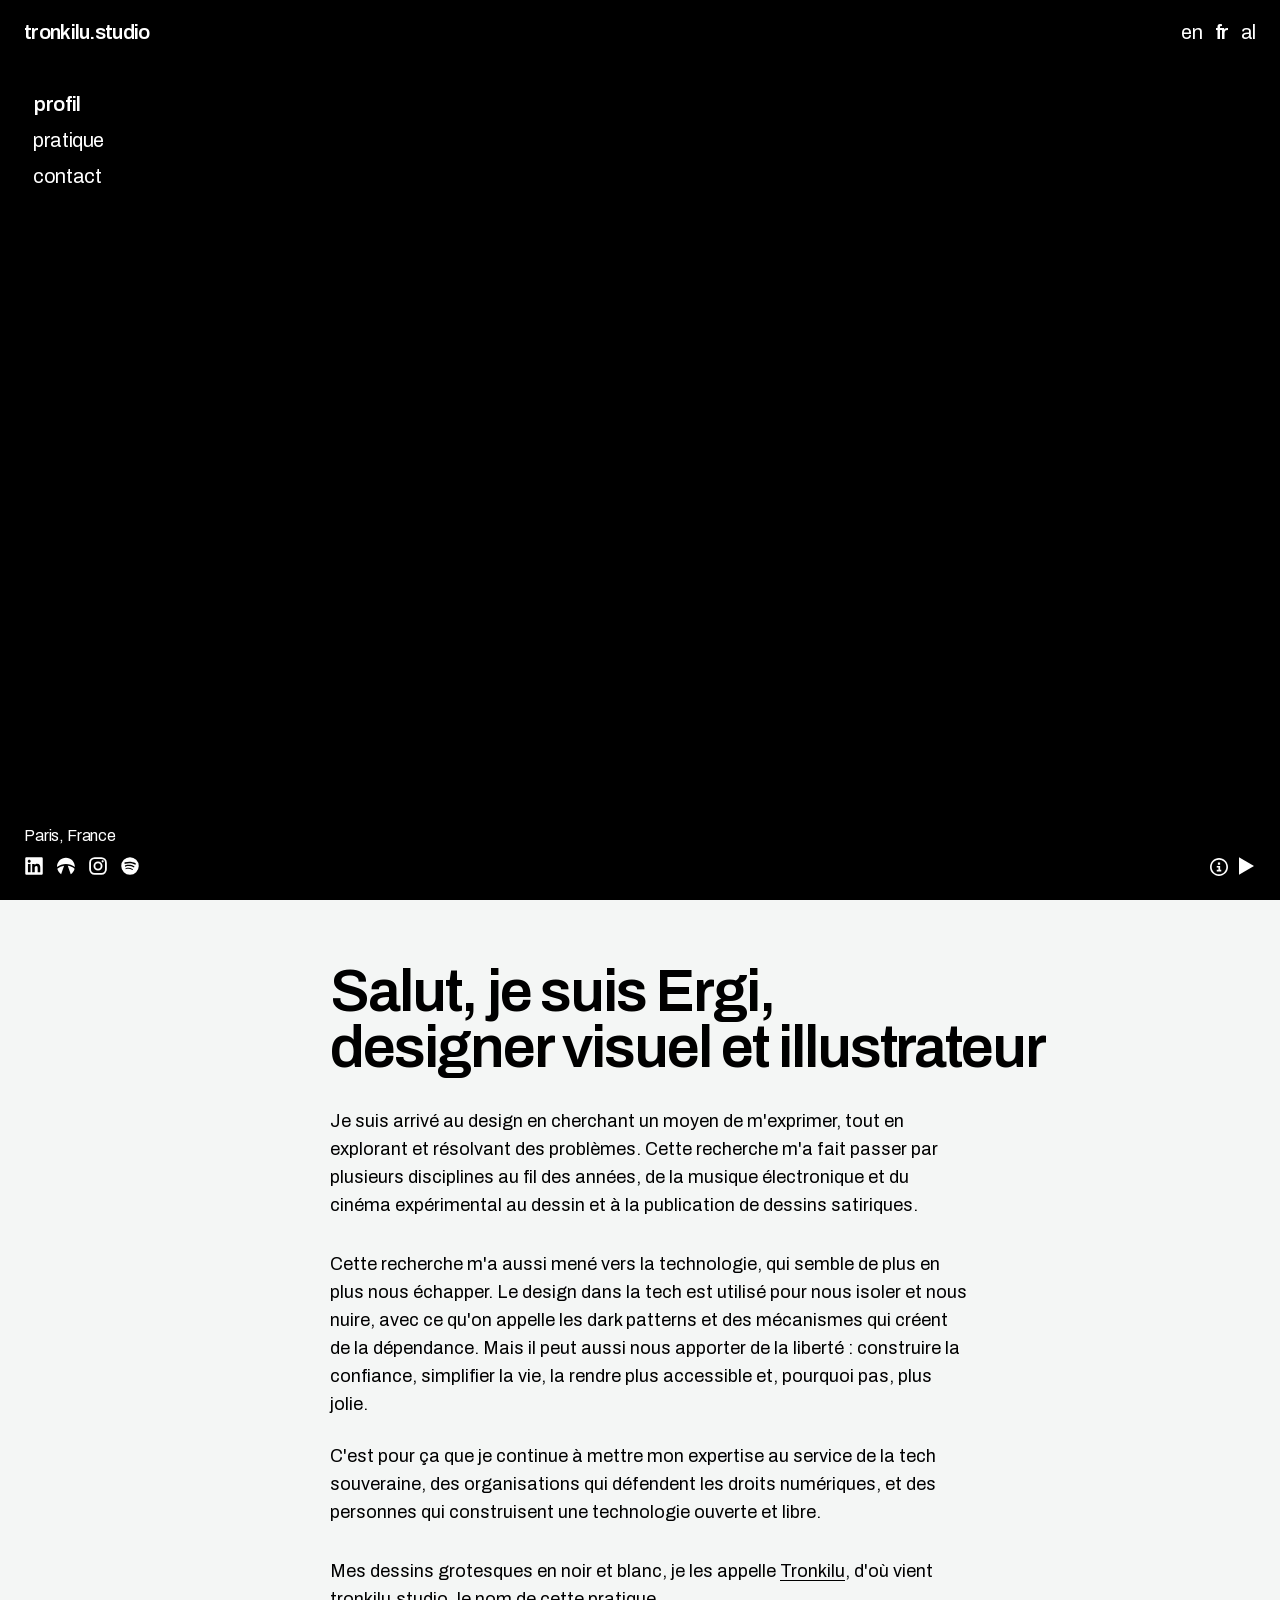
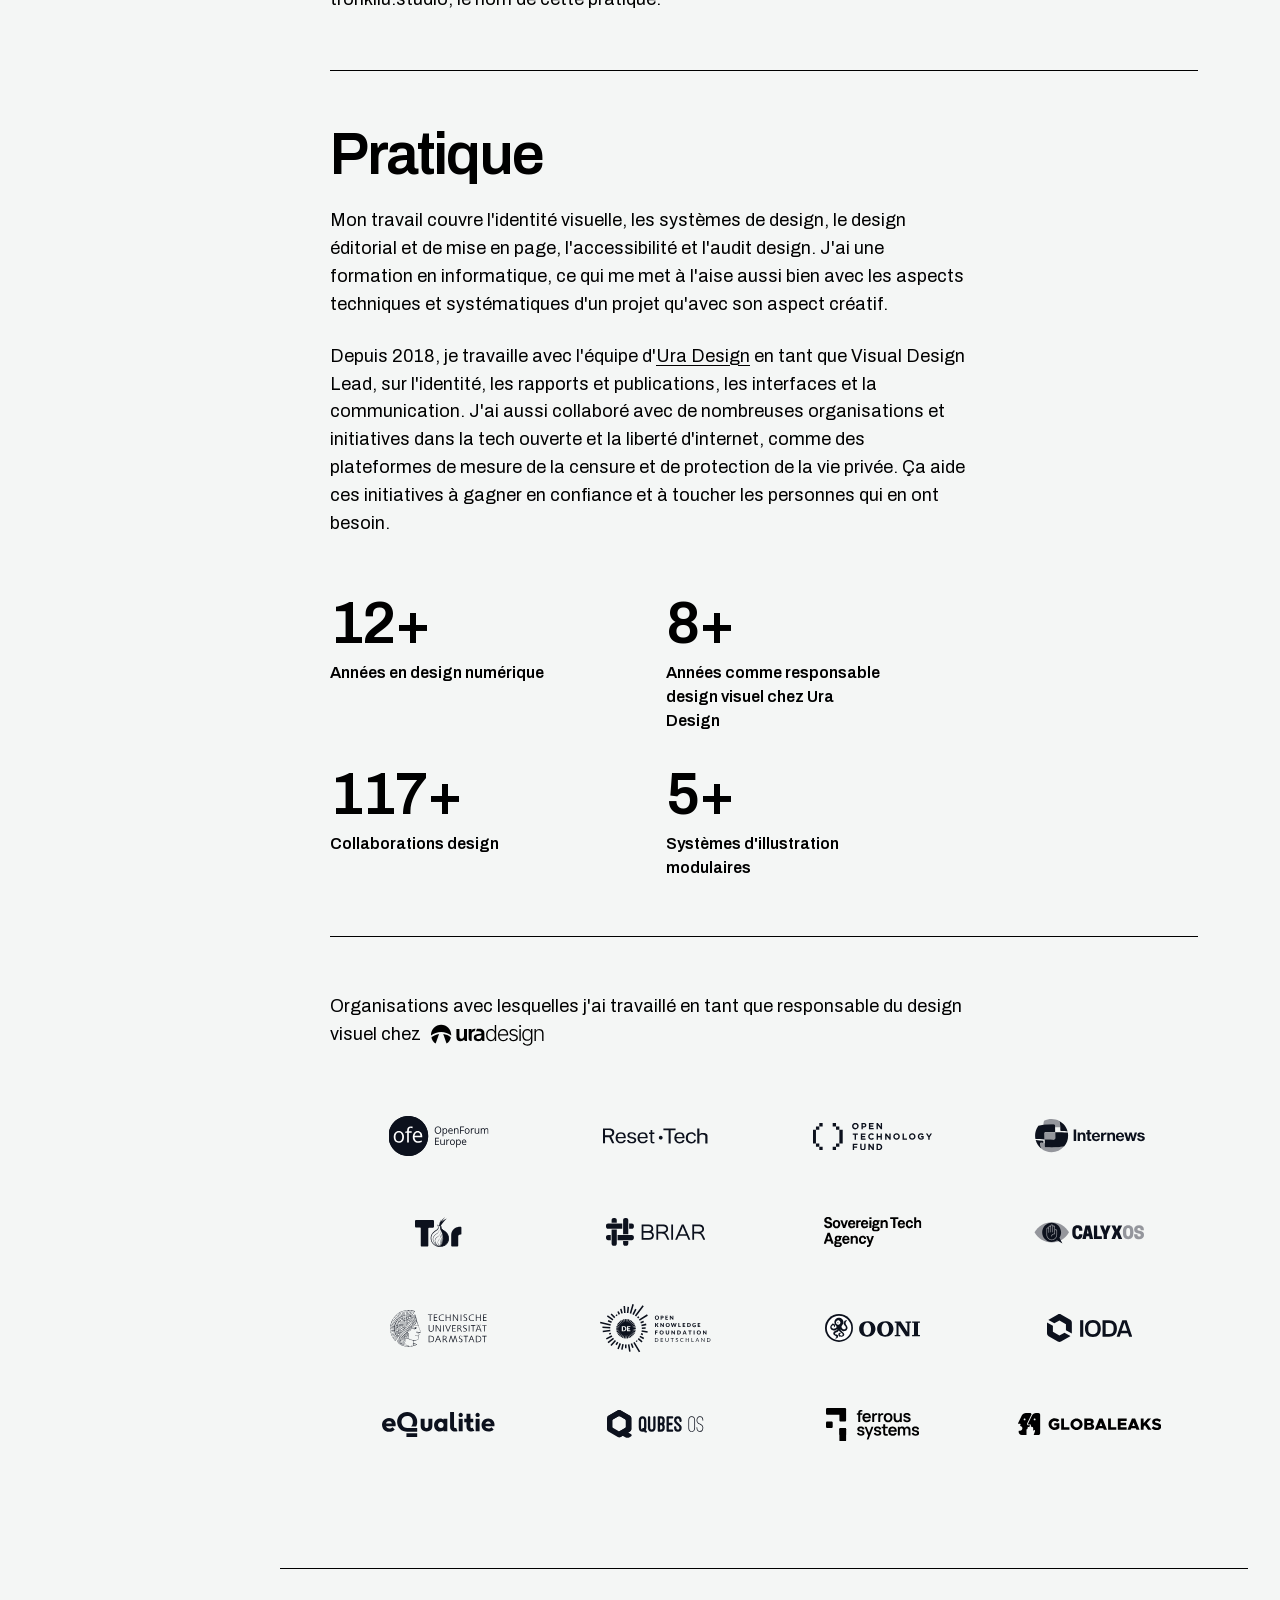
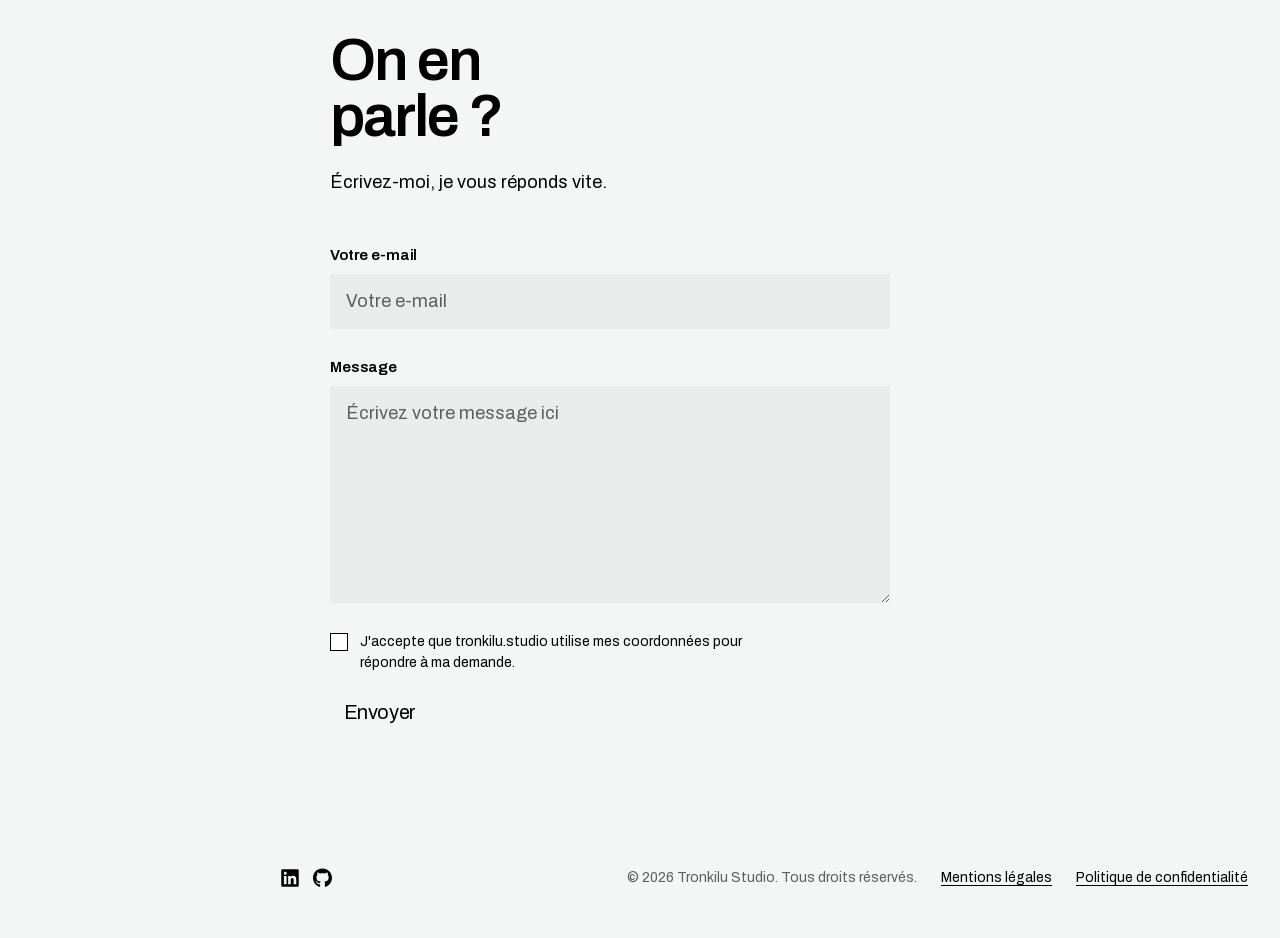
<file: fr/index.html>
<!DOCTYPE html>
<html lang="fr"><head>
<meta charset="utf-8">
<meta name="viewport" content="width=device-width, initial-scale=1">
<title>Ergi Shkëlzeni — Visual Designer &amp; Illustrator · tronkilu.studio</title>
<meta name="description" content="Ergi Shkëlzeni (Tronkilu) is a visual designer and illustrator based in Paris, France, working on brand identity, editorial design, and open source and digital rights projects.">
<meta name="keywords" content="Ergi Shkëlzeni, Ergi Shkelzeni, Ergi, Tronkilu, tronkilu studio, Tron Kilu Studio, open source design, open source designer, visual designer, illustrator, design France, Paris designer, digital rights design">
<meta name="robots" content="index,follow,max-image-preview:large,max-snippet:-1">
<meta name="author" content="Ergi Shkëlzeni">
<link rel="icon" href="../assets/favicon.svg" type="image/svg+xml">
<link rel="icon" href="../assets/favicon-32.png" sizes="32x32" type="image/png">
<link rel="apple-touch-icon" href="../assets/apple-touch-icon.png">
<link rel="canonical" href="https://tronkilu.studio/fr/">
<link rel="alternate" hreflang="en" href="https://tronkilu.studio/en/">
<link rel="alternate" hreflang="fr" href="https://tronkilu.studio/fr/">
<link rel="alternate" hreflang="sq" href="https://tronkilu.studio/al/">
<link rel="alternate" hreflang="x-default" href="https://tronkilu.studio/en/">
<link rel="sitemap" type="application/xml" href="/sitemap.xml">
<meta property="og:type" content="website">
<meta property="og:title" content="Ergi Shkëlzeni — Visual Designer &amp; Illustrator · tronkilu.studio">
<meta property="og:description" content="Visual designer and illustrator based in Paris, France, working on brand identity, editorial design, and open source and digital rights projects.">
<meta property="og:url" content="https://tronkilu.studio/fr/">
<meta property="og:site_name" content="tronkilu.studio">
<meta property="og:locale" content="fr_FR">
<meta property="og:locale:alternate" content="fr_FR">
<meta property="og:locale:alternate" content="sq_AL">
<meta property="og:image" content="https://tronkilu.studio/assets/share.png">
<meta property="og:image:width" content="1200">
<meta property="og:image:height" content="630">
<meta property="og:image:type" content="image/png">
<meta property="og:image:alt" content="Ergi Shkëlzeni — visual designer and illustrator, tronkilu.studio">
<meta name="twitter:card" content="summary_large_image">
<meta name="twitter:image" content="https://tronkilu.studio/assets/share.png">
<meta name="twitter:title" content="Ergi Shkëlzeni — Visual Designer &amp; Illustrator">
<meta name="twitter:description" content="Visual designer and illustrator based in Paris, France.">
<script type="application/ld+json">{"@context":"https://schema.org","@graph":[{"@type":"ProfilePage","@id":"https://tronkilu.studio/fr/#page","url":"https://tronkilu.studio/fr/","name":"Ergi Shkëlzeni — Visual Designer & Illustrator","inLanguage":"en","isPartOf":{"@id":"https://tronkilu.studio/#website"},"about":{"@id":"https://tronkilu.studio/#ergi"},"mainEntity":{"@id":"https://tronkilu.studio/#ergi"},"primaryImageOfPage":{"@id":"https://tronkilu.studio/#shareimage"}},{"@type":"Person","@id":"https://tronkilu.studio/#ergi","name":"Ergi Shkëlzeni","alternateName":["Ergi Shkelzeni","Ergi Shkelzeni Tronkilu","Tronkilu"],"givenName":"Ergi","familyName":"Shkëlzeni","url":"https://tronkilu.studio/","image":{"@id":"https://tronkilu.studio/#shareimage"},"jobTitle":"Visual Designer and Illustrator","description":"Visual designer and illustrator working with open source technology, internet freedom and digital rights organisations.","knowsAbout":["Open source design","Brand identity","Visual identity","Editorial design","Design systems","Accessible design","Illustration","Digital rights"],"knowsLanguage":["English","French","Albanian"],"address":{"@type":"PostalAddress","addressLocality":"Issy-les-Moulineaux","addressCountry":"FR"},"worksFor":{"@id":"https://tronkilu.studio/#studio"},"sameAs":["https://www.linkedin.com/in/ergishkëlzeni","https://github.com/tronkilu-studio"]},{"@type":"Organization","@id":"https://tronkilu.studio/#studio","name":"Tronkilu Studio","legalName":"Tronkilu Studio","alternateName":["tronkilu.studio","Tron Kilu Studio","Tronkilu"],"url":"https://tronkilu.studio/","logo":{"@id":"https://tronkilu.studio/#shareimage"},"image":{"@id":"https://tronkilu.studio/#shareimage"},"description":"Design practice of Ergi Shkëlzeni, working on visual identity, design systems and editorial design for open source and digital rights projects.","founder":{"@id":"https://tronkilu.studio/#ergi"},"email":"hi@tronkilu.studio","areaServed":"Worldwide","address":{"@type":"PostalAddress","addressLocality":"Issy-les-Moulineaux","addressCountry":"FR"},"sameAs":["https://github.com/tronkilu-studio/tronkilu-studio-website"]},{"@type":"WebSite","@id":"https://tronkilu.studio/#website","url":"https://tronkilu.studio/","name":"tronkilu.studio","alternateName":"Tronkilu Studio","inLanguage":["en","fr","sq"],"publisher":{"@id":"https://tronkilu.studio/#studio"}},{"@type":"ImageObject","@id":"https://tronkilu.studio/#shareimage","url":"https://tronkilu.studio/assets/share.png","contentUrl":"https://tronkilu.studio/assets/share.png","width":1200,"height":630}]}</script>
<style>
:root{
/* Ink — the only real colour in the system */
--ink-900:#000000;--ink-800:#101010;--ink-700:#1c1c1c;--ink-600:#3a3a3a;--ink-500:#5e5e5e;--ink-400:#8a8a8a;--ink-300:#b4b4b4;--ink-200:#d6d6d6;--ink-100:#e8e8e8;--ink-050:#f2f2f1;--paper:#ffffff;
/* Semantic */
--text-primary:var(--ink-900);--text-secondary:var(--ink-500);--text-muted:var(--ink-400);--text-inverse:var(--paper);
--surface-page:var(--paper);--surface-card:var(--paper);--surface-sunken:var(--ink-050);--surface-inverse:var(--ink-900);
--border-hairline:var(--ink-200);--border-strong:var(--ink-900);--border-subtle:var(--ink-100);
--action-fill:var(--ink-900);--action-fill-hover:var(--ink-700);--action-text:var(--paper);
--focus-ring:var(--ink-900);
/* Semantic status: expressed as ink + pattern, never hue. Kept as aliases so consumers
   have a single place to opt into colour if a product ever needs it. */
--status-info:var(--ink-900);--status-success:var(--ink-900);--status-warning:var(--ink-900);--status-danger:var(--ink-900);
--selection-bg:var(--ink-900);--selection-text:var(--paper)}
[data-theme="inverse"]{--text-primary:var(--paper);--text-secondary:var(--ink-300);--text-muted:var(--ink-400);--text-inverse:var(--ink-900);--surface-page:var(--ink-900);--surface-card:var(--ink-900);--surface-sunken:var(--ink-800);--surface-inverse:var(--paper);--border-hairline:var(--ink-600);--border-strong:var(--paper);--border-subtle:var(--ink-700);--action-fill:var(--paper);--action-fill-hover:var(--ink-100);--action-text:var(--ink-900);--focus-ring:var(--paper)}

:root{
--space-0:0px;--space-1:4px;--space-2:8px;--space-3:12px;--space-4:16px;--space-5:24px;--space-6:32px;--space-7:48px;--space-8:64px;--space-9:96px;--space-10:128px;
--gutter:24px;--page-margin:32px;--section-y:96px;--max-width:1280px;--rail:280px}

:root{
--ease-standard:cubic-bezier(0.2,0,0,1); /* @kind other */
--ease-out:cubic-bezier(0,0,0,1); /* @kind other */
--ease-step:steps(3,end); /* @kind other */
--dur-instant:80ms; /* @kind other */
--dur-fast:120ms; /* @kind other */
--dur-base:180ms; /* @kind other */
--dur-slow:320ms /* @kind other */}

:root{
/* Grain: a tiled SVG fractal-noise mask. Applied as an ::after overlay, never baked into art. */
--grain-url:url("data:image/svg+xml,%3Csvg xmlns='http://www.w3.org/2000/svg' width='160' height='160'%3E%3Cfilter id='n'%3E%3CfeTurbulence type='fractalNoise' baseFrequency='0.8' numOctaves='3' stitchTiles='stitch'/%3E%3C/filter%3E%3Crect width='160' height='160' filter='url(%23n)' opacity='0.55'/%3E%3C/svg%3E"); /* @kind other */
--grain-opacity:0.28; /* @kind other */
--grain-opacity-strong:0.45; /* @kind other */
--grain-size:160px; /* @kind spacing */
--halftone-url:url("data:image/svg+xml,%3Csvg xmlns='http://www.w3.org/2000/svg' width='6' height='6'%3E%3Ccircle cx='1.5' cy='1.5' r='1' fill='%23000'/%3E%3C/svg%3E"); /* @kind other */
--image-filter:grayscale(1) contrast(1.12); /* @kind other */
--image-filter-hard:grayscale(1) contrast(1.6) brightness(1.05) /* @kind other */}

.reel .ura-btn{position:absolute;bottom:24px;left:56px;z-index:2;width:20px;height:20px;background:var(--paper);-webkit-mask:var(--i) center/17.5px 17.5px no-repeat;mask:var(--i) center/17.5px 17.5px no-repeat;mix-blend-mode:difference}
.reel .ig-btn{position:absolute;bottom:24px;left:88px;z-index:2;width:20px;height:20px;background:var(--paper);-webkit-mask:var(--i) center/contain no-repeat;mask:var(--i) center/contain no-repeat;mix-blend-mode:difference}
.reel .hero-loc{position:absolute;bottom:56px;left:24px;z-index:2;margin:0;display:flex;align-items:center;gap:6px;font-family:Archivo,-apple-system,"Segoe UI",Roboto,Helvetica,Arial,sans-serif;font-size:16px;font-weight:400;letter-spacing:-.01em;line-height:1;color:var(--paper);mix-blend-mode:difference;pointer-events:none;max-width:none}
.reel .hero-loc svg{flex:none}
.reel .sp-btn{position:absolute;bottom:24px;left:120px;z-index:2;width:20px;height:20px;background:var(--paper);-webkit-mask:var(--i) center/contain no-repeat;mask:var(--i) center/contain no-repeat;mix-blend-mode:difference}
</style>
<style>
@font-face{font-family:"Archivo";src:url("../assets/fonts/Archivo-latin.woff2") format("woff2");font-weight:100 900;font-stretch:62% 125%;font-style:normal;font-display:swap;unicode-range:U+0000-00FF, U+0131, U+0152-0153, U+02BB-02BC, U+02C6, U+02DA, U+02DC, U+0304, U+0308, U+0329, U+2000-206F, U+20AC, U+2122, U+2191, U+2193, U+2212, U+2215, U+FEFF, U+FFFD}@font-face{font-family:"Archivo";src:url("../assets/fonts/Archivo-ext.woff2") format("woff2");font-weight:100 900;font-stretch:62% 125%;font-style:normal;font-display:swap;unicode-range:U+0100-02BA, U+02BD-02C5, U+02C7-02CC, U+02CE-02D7, U+02DD-02FF, U+0304, U+0308, U+0329, U+1D00-1DBF, U+1E00-1E9F, U+1EF2-1EFF, U+2020, U+20A0-20AB, U+20AD-20C0, U+2113, U+2C60-2C7F, U+A720-A7FF}
</style>
<style>
*{box-sizing:border-box}
html{scroll-behavior:smooth;overflow-x:hidden}
/* Type audit — four sizes only:
   --t-label 11px mono uppercase · --t-body 16px · --t-nav 20px mono · --t-mid clamp 28-44 · --t-head clamp 40-88
   Two weights only: 400 and 600. Two families: Geist, Geist Mono. */
:root{--t-label:11px;--t-body:15px;--t-nav:20px;--t-mid:clamp(28px,3.4vw,44px);--t-head:clamp(40px,4.6vw,64px)}
body{margin:0;background:#F4F6F5;color:var(--ink-900);font-family:Archivo,-apple-system,"Segoe UI",Roboto,Helvetica,Arial,sans-serif;font-size:var(--t-body);font-weight:400;line-height:1.6;-webkit-font-smoothing:antialiased}
.mono,button,input,textarea{font-family:Archivo,-apple-system,"Segoe UI",Roboto,Helvetica,Arial,sans-serif}
.mono{font-size:var(--t-label);font-weight:400;letter-spacing:.14em;text-transform:uppercase;line-height:1.4;font-family:Archivo,-apple-system,"Segoe UI",Roboto,Helvetica,Arial,sans-serif}
a{color:var(--ink-900);text-decoration:underline;text-decoration-thickness:1px;text-underline-offset:3px}
a:hover{text-decoration-thickness:2px}
.quiet-hover:hover{text-decoration:none}
h1,h2,.mark,.name,.stats b,.wordmark{font-weight:600;letter-spacing:-.035em;line-height:.95;margin:0}
h1,h2{font-size:var(--t-head);text-wrap:balance}
.name,.stats b{font-size:var(--t-mid);line-height:1}
.bio{font-size:18px;line-height:1.55;max-width:58ch}
p{max-width:58ch;margin:0}
.layout{display:block;padding-left:280px}
/* sidebar overlaid on the hero, inverting against whatever is behind it */
.rail{position:fixed;top:0;left:0;width:280px;height:100vh;color:#fff;mix-blend-mode:difference;padding:88px 24px 24px;display:flex;flex-direction:column;gap:clamp(16px,4vh,48px);z-index:20;pointer-events:none;overflow-y:auto;overflow-x:hidden;scrollbar-width:none}
.rail::-webkit-scrollbar{display:none}
.rail.solid{color:var(--ink-900);mix-blend-mode:normal}
@media(max-height:700px){.rail{padding-top:64px}.rail nav a{font-size:18px}}
.rail a{color:inherit;pointer-events:auto}
.rail nav{display:flex;flex-direction:column;gap:4px}
.rail nav a{font-family:Archivo,-apple-system,"Segoe UI",Roboto,Helvetica,Arial,sans-serif;font-size:var(--t-nav);letter-spacing:-.02em;white-space:nowrap;text-decoration:none;transition:font-weight 120ms cubic-bezier(.2,0,0,1),opacity 120ms cubic-bezier(.2,0,0,1)}
.rail nav a::before{content:"[ ";opacity:0;transition:opacity 120ms cubic-bezier(.2,0,0,1)}
.rail nav a::after{content:" ]";opacity:0;transition:opacity 120ms cubic-bezier(.2,0,0,1)}
.rail nav a:hover{text-decoration:none}
.rail nav a:hover::before,.rail nav a:hover::after{opacity:1}
.rail nav a:hover{font-weight:600}
.rail nav:not(:hover) a.active{font-weight:600}
.rail nav a:active{opacity:.6}
/* top bar: wordmark + languages on one level; inverts over the video, turns to paper below it */
.topbar{position:fixed;top:0;left:0;right:0;z-index:30;height:64px;display:flex;align-items:center;justify-content:space-between;padding:0 24px;color:#fff;mix-blend-mode:difference;transition:none}
.topbar.solid{color:var(--ink-900);background:#F4F6F5;mix-blend-mode:normal}
.topbar .mark{font-size:var(--t-nav);color:inherit;text-decoration:none}
.lang{display:flex;gap:12px}
.lang button{background:none;border:0;padding:0;color:inherit;font-family:Archivo,-apple-system,"Segoe UI",Roboto,Helvetica,Arial,sans-serif;font-size:var(--t-nav);font-weight:400;letter-spacing:-.02em;cursor:pointer}
.lang button[aria-pressed=true]{font-weight:600}
.reel .li-btn{position:absolute;bottom:24px;left:24px;z-index:2;width:20px;height:20px;background:var(--paper);-webkit-mask:var(--i) center/contain no-repeat;mask:var(--i) center/contain no-repeat;mix-blend-mode:difference}
/* main */
main{min-width:0;container-type:inline-size}
section{border-bottom:0}
section::after{content:"";display:block;border-top:1px solid var(--ink-900);margin-right:32px}
#about::after,section:last-of-type::after{display:none}
.sechead{display:flex;justify-content:space-between;align-items:baseline;gap:24px;padding:16px 32px 16px 0;border-bottom:1px solid var(--ink-900)}
.body{padding:64px 32px 96px 0;max-width:900px;margin:0 auto}
.indent{padding-left:0}
/* full-bleed video header */
.reel{position:relative;margin:0;overflow:hidden;background:var(--ink-900);width:100%;height:100vh;cursor:pointer}
@supports(height:100svh){@media(max-width:860px){.reel{height:100svh}.rail{height:100svh}}}
.reel-cursor{position:fixed;z-index:15;width:52px;height:52px;border-radius:50%;border:1px solid var(--paper);display:flex;align-items:center;justify-content:center;pointer-events:none;mix-blend-mode:difference;opacity:0;transform:translate(-50%,-50%) scale(.5);transition:opacity 260ms cubic-bezier(.2,0,0,1),transform 260ms cubic-bezier(.34,1.56,.64,1)}
.reel-cursor.show{opacity:1;transform:translate(-50%,-50%) scale(1)}
.reel-cursor svg{width:18px;height:18px}
.reel video{width:100%;height:100%;object-fit:cover;object-position:50% 0%;display:block;filter:var(--image-filter-hard)}
.reel::after{content:"";position:absolute;inset:0;background-image:var(--grain-url);background-size:var(--grain-size);mix-blend-mode:multiply;opacity:var(--grain-opacity-strong);pointer-events:none}
.reel button{position:absolute;bottom:24px;right:24px;z-index:2;border:0;padding:0;width:20px;height:20px;background:var(--paper);-webkit-mask:var(--i) center/contain no-repeat;mask:var(--i) center/contain no-repeat;cursor:pointer;mix-blend-mode:difference;transition:opacity 200ms cubic-bezier(.2,0,0,1)}
.reel button.hide{opacity:0;pointer-events:none}
.reel .li-btn,.reel .ura-btn,.reel .ig-btn,.reel .sp-btn{transition:opacity 200ms cubic-bezier(.2,0,0,1)}
.reel .li-btn.hide,.reel .ura-btn.hide,.reel .ig-btn.hide,.reel .sp-btn.hide{opacity:0;pointer-events:none}
.reel button:focus-visible{outline:2px solid var(--paper);outline-offset:2px}
.reel .credit-toggle{right:52px;width:18px;height:18px;background:var(--paper);-webkit-mask:var(--ci) center/contain no-repeat;mask:var(--ci) center/contain no-repeat;border:0;padding:0;cursor:pointer;mix-blend-mode:difference}
.reel .credit{position:absolute;left:24px;right:24px;bottom:54px;z-index:2;font-size:13px;line-height:1.6;max-width:520px;margin-left:auto;text-align:right;opacity:0;transform:translateY(6px);pointer-events:none;transition:opacity 180ms cubic-bezier(.2,0,0,1),transform 180ms cubic-bezier(.2,0,0,1);text-wrap:balance}
.reel .credit .hl{background:var(--credit-hl,#F4F6F5);color:var(--ink-900);padding:2px 6px;box-decoration-break:clone;-webkit-box-decoration-break:clone}
.reel .credit.show{opacity:1;transform:translateY(0);pointer-events:auto}
/* about */
.about{margin-top:32px}
.lead{font-size:var(--t-mid);line-height:1.25;letter-spacing:-.01em;max-width:44ch}
.stats{display:grid;grid-template-columns:repeat(2,minmax(0,1fr));gap:32px;margin-top:56px;max-width:640px}
.stats b{display:block;font-size:var(--t-head)}
.stat-label{margin-top:8px;display:block;max-width:22ch;line-height:1.5;font-family:Archivo,-apple-system,"Segoe UI",Roboto,Helvetica,Arial,sans-serif;font-size:16px;font-weight:600;text-transform:none;letter-spacing:0}
/* worked with */
.clients{margin-top:40px;display:grid;grid-template-columns:repeat(4,minmax(0,1fr));gap:0}
.clients>div{display:flex;align-items:center;justify-content:center;min-height:96px;padding:16px}
.clients>div svg{height:28px;width:auto;max-width:100%}
.orgs-logo{display:inline-flex;align-items:center;height:0.558em;vertical-align:middle;margin:0 0 0 6px}
.orgs-logo svg{height:100%;width:auto;display:block}
@media(max-width:860px){.orgs-logo{margin:0 0 0 6px}}
/* contact */
form{display:flex;flex-direction:column;gap:28px;max-width:560px;margin-top:48px}
.field{display:flex;flex-direction:column;gap:8px}
.consent{display:grid;grid-template-columns:18px 1fr;gap:12px;align-items:start;font-size:14px;line-height:1.5;max-width:58ch;cursor:pointer}
.consent input{width:18px;height:18px;margin:2px 0 0;padding:0;appearance:none;border:1px solid var(--ink-900);background:var(--paper);flex:none;cursor:pointer;display:grid;place-content:center;transition:background 260ms cubic-bezier(.2,0,0,1)}
.consent:hover input{background:var(--ink-100,#E8E8E8)}
.consent input:active{transform:translateY(1px)}
.consent input:checked{background:var(--ink-900)}
.consent input:checked:hover{background:var(--ink-900)}
.consent input::after{content:"";width:9px;height:5px;border-left:1.5px solid var(--paper);border-bottom:1.5px solid var(--paper);transform:translateY(-1px) rotate(-45deg) scale(.4);opacity:0;transition:opacity 200ms cubic-bezier(.2,0,0,1),transform 260ms cubic-bezier(.2,0,0,1)}
.consent input:checked::after{opacity:1;transform:translateY(-1px) rotate(-45deg) scale(1)}
.consent input:focus{outline:none;box-shadow:none}.consent input:focus-visible{outline:2px solid var(--ink-900);outline-offset:2px}
.field .flabel{font-size:15px;font-weight:600;font-family:Archivo,-apple-system,"Segoe UI",Roboto,Helvetica,Arial,sans-serif;letter-spacing:-.01em;text-transform:none;line-height:1.4}
input,textarea{width:100%;border:0;border-radius:0;padding:14px 16px;font-size:18px;line-height:1.5;font-family:Archivo,-apple-system,"Segoe UI",Roboto,Helvetica,Arial,sans-serif;background:#E9ECEA;color:var(--ink-900);resize:vertical;transition:background 260ms cubic-bezier(.2,0,0,1)}
textarea{min-height:168px;display:block}
input::placeholder,textarea::placeholder{color:var(--ink-500,#5e5e5e)}
input:not([type=checkbox]):focus,textarea:focus{outline:none;box-shadow:inset 0 0 0 2px var(--ink-900);background:#E2E5E3}
button[type=submit]{align-self:start;font-family:Archivo,-apple-system,"Segoe UI",Roboto,Helvetica,Arial,sans-serif;font-size:var(--t-nav);letter-spacing:-.02em;text-transform:none;background:none;color:var(--ink-900);padding:0;display:flex;align-items:center;gap:8px;border:0;cursor:pointer;font-weight:400;transition:font-weight 120ms cubic-bezier(.2,0,0,1),opacity 120ms cubic-bezier(.2,0,0,1)}
button[type=submit]::before{content:"[ ";opacity:0}
button[type=submit]::after{content:" ]";opacity:0}
button[type=submit] svg{width:16px;height:16px;transition:transform 220ms cubic-bezier(.2,0,0,1)}
button[type=submit]:hover{font-weight:600}
button[type=submit]:hover::before,button[type=submit]:hover::after{opacity:1}
button[type=submit]:hover svg{transform:translateX(3px)}
button[type=submit]:active{opacity:.6}
.toast-overlay{position:fixed;inset:0;z-index:40;display:flex;align-items:center;justify-content:center;background:rgba(0,0,0,0);pointer-events:none;transition:background 240ms cubic-bezier(.2,0,0,1)}
.toast-overlay.show{background:rgba(0,0,0,.12);pointer-events:auto}
.toast-card{background:var(--paper);border-radius:16px;box-shadow:0 12px 40px rgba(0,0,0,.18);padding:32px 36px;max-width:340px;text-align:center;display:flex;flex-direction:column;align-items:center;gap:14px;position:relative;opacity:0;transform:translateY(12px) scale(.96);transition:opacity 260ms cubic-bezier(.2,0,0,1),transform 260ms cubic-bezier(.2,0,0,1)}
.toast-overlay.show .toast-card{opacity:1;transform:translateY(0) scale(1)}
.toast-text{font-family:Archivo,-apple-system,"Segoe UI",Roboto,Helvetica,Arial,sans-serif;font-size:15px;font-weight:500;line-height:1.5;color:var(--ink-900)}
.toast-close{position:absolute;top:14px;right:14px;background:none;border:0;padding:4px;cursor:pointer;color:var(--ink-900)}
.toast-close:hover svg path{stroke-width:3}
.direct{margin-top:24px}
.wordmark{padding:48px 32px 32px;letter-spacing:-.045em;line-height:.85;font-size:min(13.2cqw,220px)}
.privacy-link{display:flex;justify-content:space-between;align-items:center;padding:48px 32px 48px 0}
.privacy-link .icons{display:flex;align-items:center;gap:12px;margin-right:auto}
.privacy-link .legal-links{display:flex;flex-wrap:wrap;align-items:center;gap:8px 24px}
.privacy-link .legal-links a{white-space:nowrap}
.copyright{font-size:14px;color:var(--ink-500);margin-right:24px}
@media(max-width:860px){.privacy-link{flex-wrap:wrap;gap:12px}.copyright{width:100%;margin-right:0;order:2}}
.privacy-link .gh-icon{order:1;width:20px;height:20px;background:currentColor;-webkit-mask:var(--i) center/contain no-repeat;mask:var(--i) center/contain no-repeat;transition:-webkit-mask-size 200ms cubic-bezier(.2,0,0,1),mask-size 200ms cubic-bezier(.2,0,0,1)}
.privacy-link .gh-icon:hover{-webkit-mask-size:85%;mask-size:85%}
.privacy-link .li-icon{width:20px;height:20px;background:currentColor;-webkit-mask:var(--i) center/contain no-repeat;mask:var(--i) center/contain no-repeat}
.privacy-link .li-icon:hover{-webkit-mask-size:85%;mask-size:85%}
.privacy-link a{font-family:Archivo,-apple-system,"Segoe UI",Roboto,Helvetica,Arial,sans-serif;font-size:14px;text-decoration:underline;text-decoration-thickness:1px;text-underline-offset:3px;transition:none}
.privacy-link a:hover{font-weight:400;text-decoration:none}
.mobile-menu-row{position:fixed;top:8px;right:16px;z-index:35;display:flex;align-items:center;gap:0}
.mobile-menu-btn{display:none;background:none;border:0;padding:0;cursor:pointer;width:auto;height:auto;align-items:center;justify-content:center;font-family:Archivo,-apple-system,"Segoe UI",Roboto,Helvetica,Arial,sans-serif;font-size:16px;font-weight:600;letter-spacing:0;color:var(--ink-900);transition:transform 200ms cubic-bezier(.2,0,0,1)}
.mobile-menu-btn.spin{transform:rotate(180deg)}
.mobile-menu-row .lang{display:flex;gap:0;overflow:hidden;max-width:0;opacity:0;transition:max-width 260ms cubic-bezier(.2,0,0,1),opacity 200ms cubic-bezier(.2,0,0,1)}
.mobile-menu-row .lang.open{max-width:140px;opacity:1;margin-right:12px}
.mobile-menu-row .lang button{font-family:Archivo,-apple-system,"Segoe UI",Roboto,Helvetica,Arial,sans-serif;font-size:14px;font-weight:400;letter-spacing:0;background:none;border:0;padding:0 8px;cursor:pointer;color:var(--ink-900);white-space:nowrap}
.mobile-menu-row .lang button[aria-pressed=true]{font-weight:600}
/* mobile */
@media(max-width:860px){
.clients{grid-template-columns:repeat(2,minmax(0,1fr))}
section::after{margin:0 32px}
:root{--t-nav:22px}
.layout{padding-left:0}
.rail{width:auto;padding:16px;gap:32px;height:100vh;transition:opacity 200ms cubic-bezier(.2,0,0,1)}
.rail.hide{opacity:0;pointer-events:none;visibility:hidden}
.rail.hide a,.rail.hide button{pointer-events:none}
.topbar{height:52px;padding:0 16px}
.rail{padding-top:72px}
.reel video{object-position:90% 0%}
.sechead,.wordmark{padding-left:0;padding-right:20px}
.privacy-link{padding-left:32px;padding-right:32px}
.body{padding-left:32px;padding-right:32px;padding-top:40px;padding-bottom:64px}
h1,h2{line-height:1.08}
.topbar .lang{display:flex}
.topbar .lang button{display:none}
.topbar .lang button[aria-pressed=true]{display:inline-block}
.topbar .lang.expanded button{display:inline-block}
}
@media(prefers-reduced-motion:reduce){*,*::before,*::after{transition-duration:1ms!important;animation-duration:1ms!important;scroll-behavior:auto!important}}
</style>
<script>if(location.pathname.endsWith("/index.html"))history.replaceState(null,"",location.pathname.slice(0,-10)+location.search+location.hash);</script>
</head>
<body>
<figure class="reel" id="reel">
<div class="reel-cursor" id="reelCursor"><svg xmlns="http://www.w3.org/2000/svg" viewBox="0 0 24 24" fill="none"><path id="cursorIcon" d="M8 5v14l11-7z" fill="var(--paper)"></path></svg></div>
<video role="img" aria-label="Portrait en noir et blanc d’Ergi Shkëlzeni, pris à Grenoble et animé avec un effet glitch" src="../assets/video/hero.mp4" autoplay="" loop="" muted="" playsinline=""></video>
<button type="button" class="credit-toggle" id="creditBtn" aria-label="Photo credit" aria-expanded="false" style="--ci:url('data:image/svg+xml;utf8,%3Csvg%20xmlns%3D%22http%3A%2F%2Fwww.w3.org%2F2000%2Fsvg%22%20viewBox%3D%220%200%2032%2032%22%3E%3Cpath%20d%3D%22M16%203C19.4478%203%2022.7544%204.36964%2025.1924%206.80761C27.6304%209.24558%2029%2012.5522%2029%2016C29%2019.4478%2027.6304%2022.7544%2025.1924%2025.1924C22.7544%2027.6304%2019.4478%2029%2016%2029C12.5522%2029%209.24558%2027.6304%206.80761%2025.1924C4.36964%2022.7544%203%2019.4478%203%2016C3%2012.5522%204.36964%209.24558%206.80761%206.80761C9.24558%204.36964%2012.5522%203%2016%203ZM16%2032C20.2435%2032%2024.3131%2030.3143%2027.3137%2027.3137C30.3143%2024.3131%2032%2020.2435%2032%2016C32%2011.7565%2030.3143%207.68687%2027.3137%204.68629C24.3131%201.68571%2020.2435%200%2016%200C11.7565%200%207.68687%201.68571%204.68629%204.68629C1.68571%207.68687%200%2011.7565%200%2016C0%2020.2435%201.68571%2024.3131%204.68629%2027.3137C7.68687%2030.3143%2011.7565%2032%2016%2032ZM13.5%2021H12V24H13.5H18.5H20V21H18.5H18V15.5V14H16.5H13.5H12V17H13.5H15V21H13.5ZM18%2012V8H14V12H18Z%22%2F%3E%3C%2Fsvg%3E')"></button>
<a href="https://www.linkedin.com/in/ergishkëlzeni" target="_blank" rel="me noopener" aria-label="LinkedIn" class="li-btn" style="--i:url('data:image/svg+xml;utf8,%3Csvg%20xmlns%3D%22http%3A%2F%2Fwww.w3.org%2F2000%2Fsvg%22%20viewBox%3D%220%200%2028%2032%22%3E%3Cpath%20d%3D%22M26%202H1.99375C0.89375%202%200%202.90625%200%204.01875V27.9813C0%2029.0938%200.89375%2030%201.99375%2030H26C27.1%2030%2028%2029.0938%2028%2027.9813V4.01875C28%202.90625%2027.1%202%2026%202ZM8.4625%2026H4.3125V12.6375H8.46875V26H8.4625ZM6.3875%2010.8125C5.05625%2010.8125%203.98125%209.73125%203.98125%208.40625C3.98125%207.08125%205.05625%206%206.3875%206C7.7125%206%208.79375%207.08125%208.79375%208.40625C8.79375%209.7375%207.71875%2010.8125%206.3875%2010.8125ZM24.0187%2026H19.8687V19.5C19.8687%2017.95%2019.8375%2015.9563%2017.7125%2015.9563C15.55%2015.9563%2015.2188%2017.6438%2015.2188%2019.3875V26H11.0688V12.6375H15.05V14.4625H15.1062C15.6625%2013.4125%2017.0188%2012.3062%2019.0375%2012.3062C23.2375%2012.3062%2024.0187%2015.075%2024.0187%2018.675V26Z%22%2F%3E%3C%2Fsvg%3E')"></a>
<a href="https://ura.design" target="_blank" rel="noopener" aria-label="Ura Design" class="ura-btn" style="--i:url('data:image/svg+xml;utf8,%3Csvg%20xmlns%3D%22http%3A%2F%2Fwww.w3.org%2F2000%2Fsvg%22%20viewBox%3D%220%20-2.5%2072%2072%22%3E%3Cpath%20d%3D%22M16.3966%2066.1735L28.4015%2032.5012C18.2998%2033.8188%209.07653%2038.0645%201.31726%2044.5061C3.22048%2053.4366%208.78372%2061.0495%2016.3966%2066.1735Z%22%20fill%3D%22black%22%2F%3E%3Cpath%20d%3D%22M54.9003%2066.1735C62.6596%2061.3423%2068.2229%2053.583%2070.2725%2044.5061C62.5132%2037.7717%2053.2899%2033.526%2043.1882%2032.5012L54.9003%2066.1735Z%22%20fill%3D%22black%22%2F%3E%3Cpath%20d%3D%22M71.4438%2037.6251V36.0147C71.4438%2015.9577%2055.4861%200%2035.8683%200C16.2505%200%200%2015.9577%200%2036.0147V37.6251C10.3945%2029.8659%2022.8386%2025.6202%2035.8683%2025.6202C48.6052%2025.6202%2061.0493%2029.8659%2071.4438%2037.6251Z%22%20fill%3D%22black%22%2F%3E%3C%2Fsvg%3E')"></a>
<a href="https://www.instagram.com/tronkilu" target="_blank" rel="me noopener" aria-label="Instagram" class="ig-btn" style="--i:url('data:image/svg+xml;utf8,%3Csvg%20xmlns%3D%22http%3A%2F%2Fwww.w3.org%2F2000%2Fsvg%22%20viewBox%3D%220%200%2024%2024%22%20fill%3D%22none%22%20stroke%3D%22black%22%20stroke-width%3D%222.2%22%3E%3Crect%20x%3D%222.5%22%20y%3D%222.5%22%20width%3D%2219%22%20height%3D%2219%22%20rx%3D%225.5%22%2F%3E%3Ccircle%20cx%3D%2212%22%20cy%3D%2212%22%20r%3D%224.3%22%2F%3E%3Ccircle%20cx%3D%2217.6%22%20cy%3D%226.4%22%20r%3D%221.3%22%20fill%3D%22black%22%20stroke%3D%22none%22%2F%3E%3C%2Fsvg%3E')"></a>
<a href="https://open.spotify.com/artist/58Sv70VCHAi9z3RpcpgLX1" target="_blank" rel="me noopener" aria-label="Threefiftysixam on Spotify" class="sp-btn" style="--i:url('data:image/svg+xml;utf8,%3Csvg%20xmlns%3D%22http%3A%2F%2Fwww.w3.org%2F2000%2Fsvg%22%20viewBox%3D%220%200%2024%2024%22%3E%3Cpath%20fill%3D%22black%22%20fill-rule%3D%22evenodd%22%20d%3D%22M12%201.5a10.5%2010.5%200%201%200%200%2021%2010.5%2010.5%200%200%200%200-21ZM6.6%209.3c3.6-1.1%208-.8%2011.1%201a.9.9%200%201%200%20.9-1.6C15%206.6%2010.2%206.3%206.1%207.6a.9.9%200%201%200%20.5%201.7ZM7%2012.6c3-.9%206.6-.6%209.2.9a.75.75%200%201%200%20.8-1.3c-3-1.7-7-2-10.4-1a.75.75%200%201%200%20.4%201.4ZM7.4%2015.7c2.3-.6%205-.4%207%20.8a.6.6%200%201%200%20.6-1c-2.3-1.4-5.4-1.6-7.9-.9a.6.6%200%201%200%20.3%201.1Z%22%2F%3E%3C%2Fsvg%3E')"></a>
<p class="hero-loc"><span id="heroLoc">Paris, France</span></p>
<button type="button" id="reelBtn" aria-label="Pause video" style="--i:url('data:image/svg+xml;utf8,%3Csvg%20xmlns%3D%22http%3A%2F%2Fwww.w3.org%2F2000%2Fsvg%22%20viewBox%3D%220%200%2020%2032%22%3E%3Cpath%20d%3D%22M8%204H0V28H8V4ZM20%204H12V28H20V4Z%22%2F%3E%3C%2Fsvg%3E')"></button>
<p class="credit mono" id="creditBox" style="text-transform:none;letter-spacing:0;max-width:400px"><span class="hl" id="creditText">Merci à mon ami Jérémie Pontin, <a href="https://www.theblackbearstudio.fr/" target="_blank" rel="noopener" class="quiet-hover" style="color:inherit">Black Bear Studio</a>, pour la magnifique photo utilisée ici, prise à Grenoble, en France.<br>Transformée en vidéo avec <a href="https://moshpro.app/lite/" target="_blank" rel="noopener" class="quiet-hover" style="color:inherit">Mosh</a>.</span></p>
</figure>
<header class="topbar" id="topbar">
<a class="mark" href="#">tronkilu.studio</a>
<div class="lang"><noscript><style>.lang button{display:none!important}.nojs-lang{display:flex;gap:12px}.nojs-lang a{color:inherit;text-decoration:none;font-size:var(--t-nav);letter-spacing:-.02em}.nojs-lang a[aria-current]{font-weight:600}@media(max-width:860px){.rail{position:absolute}}</style><div class="nojs-lang"><a href="../en/">en</a><a href="../fr/" aria-current="page">fr</a><a href="../al/">al</a></div></noscript>
<button type="button" data-lang="en" aria-pressed="false">en</button>
<button type="button" data-lang="fr" aria-pressed="true">fr</button>
<button type="button" data-lang="al" aria-pressed="false">al</button>
</div>
</header>
<div class="layout">
<aside class="rail">
<nav>
<a href="#about" data-en="profile" data-fr="profil" data-al="profili">profil</a>
<a href="#work" data-en="practice" data-fr="pratique" data-al="praktika">pratique</a>
<a href="#contact" data-en="contact" data-fr="contact" data-al="kontakt">contact</a>
</nav>
</aside>
<main id="top">
<section id="about" data-screen-label="01 About">
<div class="body" style="padding-bottom:0">
<h1 id="heroH1">Salut, je suis Ergi,<br>designer visuel et illustrateur</h1>
<div class="about" style="margin-top:32px">
<p class="bio" id="bio1">Je suis arrivé au design en cherchant un moyen de m'exprimer, tout en explorant et résolvant des problèmes. Cette recherche m'a fait passer par plusieurs disciplines au fil des années, de la musique électronique et du cinéma expérimental au dessin et à la publication de dessins satiriques.</p>
<p class="bio" id="bio2" style="margin-top:32px">Cette recherche m'a aussi mené vers la technologie, qui semble de plus en plus nous échapper. Le design dans la tech est utilisé pour nous isoler et nous nuire, avec ce qu'on appelle les dark patterns et des mécanismes qui créent de la dépendance. Mais il peut aussi nous apporter de la liberté : construire la confiance, simplifier la vie, la rendre plus accessible et, pourquoi pas, plus jolie.</p>
<p class="bio" id="bio3" style="margin-top:24px">C'est pour ça que je continue à mettre mon expertise au service de la tech souveraine, des organisations qui défendent les droits numériques, et des personnes qui construisent une technologie ouverte et libre.</p>
<p class="bio" id="bio4" style="margin-top:32px">Mes dessins grotesques en noir et blanc, je les appelle <a href="https://www.instagram.com/tronkilu" target="_blank" rel="me noopener" class="quiet-hover">Tronkilu</a>, d'où vient tronkilu.studio, le nom de cette pratique.</p>
</div>
</div>
</section>
<section id="work" data-screen-label="02 Worked with">
<div class="body" style="padding-top:0">
<hr style="margin:56px 0;border:0;border-top:1px solid var(--ink-900)">
<h2 id="practiceLabel" style="margin-bottom:24px">Pratique</h2>
<p class="bio" id="workBio1">Mon travail couvre l'identité visuelle, les systèmes de design, le design éditorial et de mise en page, l'accessibilité et l'audit design. J'ai une formation en informatique, ce qui me met à l'aise aussi bien avec les aspects techniques et systématiques d'un projet qu'avec son aspect créatif.</p>
<p class="bio" id="workBio2" style="margin-top:24px">Depuis 2018, je travaille avec l'équipe d'<a href="https://ura.design" target="_blank" rel="noopener" class="quiet-hover">Ura Design</a> en tant que Visual Design Lead, sur l'identité, les rapports et publications, les interfaces et la communication. J'ai aussi collaboré avec de nombreuses organisations et initiatives dans la tech ouverte et la liberté d'internet, comme des plateformes de mesure de la censure et de protection de la vie privée. Ça aide ces initiatives à gagner en confiance et à toucher les personnes qui en ont besoin.</p>
<div class="stats">
<div><b data-count="12">12+</b><span class="stat-label" id="stat1">Années en design numérique</span></div>
<div><b data-count="8">8+</b><span class="stat-label" id="stat3">Années comme responsable design visuel chez Ura Design</span></div>
<div><b data-count="120">120+</b><span class="stat-label" id="stat2">Collaborations design</span></div>
<div><b data-count="5">5+</b><span class="stat-label" id="stat4">Systèmes d'illustration modulaires</span></div>
</div>
<hr style="margin:56px 0;border:0;border-top:1px solid var(--ink-900)">
<p class="bio" style="margin-top:24px"><span id="orgsLine">Organisations avec lesquelles j'ai travaillé en tant que responsable du design visuel chez</span> <span class="orgs-logo"><svg width="666" height="124" viewBox="0 0 666 124" fill="none" xmlns="http://www.w3.org/2000/svg" style="width:112.5px;height:22.5px">
<path d="M174.604 97.2825C186.308 97.2825 189.842 95.5159 196.246 87.5659C196.246 92.2005 200.003 95.9575 204.637 95.9575H213.029V25.5122H195.362V64.8203C195.362 76.3035 189.4 82.9285 180.125 82.9285C171.513 82.9285 168.2 78.0702 168.2 68.5744V25.5122H150.534V72.1077C150.754 89.1117 158.704 97.2825 174.604 97.2825Z" fill="black"></path>
<path d="M284.873 24.1908L272.213 24.1906L266.433 38.5175C266.433 38.5175 266.845 38.4837 267.616 38.4401C273.533 38.1062 299.154 37.2015 298.555 46.6323V48.1782C298.334 51.4906 296.126 53.2573 289.501 53.6989L277.355 55.024C259.689 56.3489 253.064 64.9614 253.064 75.7821C253.064 88.8112 261.897 97.2028 278.46 97.2028C289.943 97.2028 294.801 95.8778 298.555 88.8112C298.776 88.5904 298.997 88.1487 299.218 87.7071C299.218 92.2197 302.876 95.8778 307.388 95.8778H316.001V49.724C316.222 35.3699 306.514 24.4116 284.873 24.1908ZM298.555 66.2864C298.555 76.4446 292.372 84.8362 281.551 84.8362C272.497 84.8362 268.522 80.6404 268.522 74.2363C268.522 69.1572 272.055 65.403 280.889 64.7405L289.28 64.078C294.139 63.6364 297.23 62.7531 298.555 61.4281V66.2864Z" fill="black"></path>
<path d="M263.819 24.1922H259.541C249.824 24.1922 242.659 29.257 239.788 37.207V25.5029H223.005V83.4315C223.005 90.3443 228.609 95.9482 235.522 95.9482H240.672V57.9651C240.672 43.1599 247.518 38.5319 258.061 38.5319L263.819 24.1922Z" fill="black"></path>
<path d="M27.5134 111.039L47.6578 54.5367C30.7071 56.7477 15.2303 63.8719 2.2101 74.6811C5.40373 89.6666 14.7389 102.441 27.5134 111.039Z" fill="black"></path>
<path d="M92.1228 111.039C105.143 102.932 114.478 89.9122 117.917 74.6811C104.897 63.3806 89.4205 56.2563 72.4698 54.5367L92.1228 111.039Z" fill="black"></path>
<path d="M119.884 63.1355V60.4332C119.884 26.7773 93.1065 0 60.1876 0C27.2686 0 0 26.7773 0 60.4332V63.1355C17.4421 50.1154 38.3235 42.9911 60.1876 42.9911C81.5603 42.9911 102.442 50.1154 119.884 63.1355Z" fill="black"></path>
<path d="M620.848 51.8554V95.9063H612.68V25.4248H620.618V36.4835H621.352C623.004 32.8737 625.574 29.9829 629.061 27.8109C632.579 25.6084 636.923 24.5071 642.093 24.5071C646.835 24.5071 650.995 25.5013 654.574 27.4897C658.184 29.4475 660.983 32.3384 662.971 36.1623C664.99 39.9861 666 44.6818 666 50.2494V95.9063H657.832V50.7541C657.832 44.9724 656.211 40.3991 652.968 37.0341C649.756 33.6691 645.443 31.9866 640.028 31.9866C636.327 31.9866 633.038 32.782 630.163 34.3727C627.287 35.9634 625.008 38.2577 623.325 41.2556C621.674 44.223 620.848 47.7562 620.848 51.8554Z" fill="black"></path>
<path d="M571.008 123.805C566.205 123.805 561.999 123.178 558.389 121.924C554.78 120.7 551.736 119.018 549.258 116.876C546.78 114.735 544.853 112.334 543.476 109.672L550.176 105.267C551.185 107.041 552.531 108.785 554.214 110.498C555.927 112.211 558.145 113.634 560.867 114.766C563.621 115.897 567.001 116.463 571.008 116.463C577.249 116.463 582.281 114.903 586.105 111.783C589.959 108.663 591.887 103.814 591.887 97.237V81.3603H591.152C590.204 83.5016 588.843 85.643 587.068 87.7844C585.294 89.8951 582.969 91.6541 580.094 93.0613C577.249 94.4685 573.716 95.1721 569.494 95.1721C563.865 95.1721 558.864 93.7802 554.489 90.9964C550.145 88.2126 546.719 84.2358 544.211 79.066C541.733 73.8655 540.494 67.6708 540.494 60.482C540.494 53.3543 541.702 47.0832 544.119 41.6686C546.566 36.254 549.977 32.0324 554.351 29.0039C558.726 25.9754 563.819 24.4612 569.632 24.4612C573.945 24.4612 577.524 25.2259 580.369 26.7555C583.214 28.2544 585.493 30.1205 587.206 32.3536C588.95 34.5868 590.311 36.7587 591.29 38.8695H592.116V25.4248H600.1V97.7417C600.1 103.707 598.831 108.617 596.292 112.471C593.753 116.326 590.296 119.171 585.921 121.006C581.547 122.872 576.576 123.805 571.008 123.805ZM570.458 87.6926C574.985 87.6926 578.855 86.6066 582.067 84.4347C585.279 82.2321 587.741 79.0813 589.455 74.9821C591.168 70.8829 592.024 66.0036 592.024 60.3443C592.024 54.838 591.183 49.9587 589.5 45.7066C587.818 41.4238 585.371 38.0588 582.159 35.6116C578.977 33.1337 575.077 31.8948 570.458 31.8948C565.747 31.8948 561.77 33.1643 558.527 35.7033C555.285 38.2424 552.837 41.6686 551.185 45.9819C549.533 50.2646 548.707 55.0521 548.707 60.3443C548.707 65.7283 549.549 70.4852 551.231 74.615C552.914 78.7142 555.376 81.9262 558.619 84.2511C561.862 86.5454 565.808 87.6926 570.458 87.6926Z" fill="black"></path>
<path d="M523.349 95.9063V25.4248H531.563V95.9063H523.349ZM527.525 13.3108C525.842 13.3108 524.404 12.7449 523.211 11.613C522.018 10.4506 521.422 9.05867 521.422 7.43735C521.422 5.81603 522.018 4.43944 523.211 3.30758C524.404 2.14512 525.842 1.56389 527.525 1.56389C529.207 1.56389 530.645 2.14512 531.838 3.30758C533.031 4.43944 533.627 5.81603 533.627 7.43735C533.627 9.05867 533.031 10.4506 531.838 11.613C530.645 12.7449 529.207 13.3108 527.525 13.3108Z" fill="black"></path>
<path d="M513.409 40.8885L505.929 42.9993C505.195 40.8885 504.155 38.9766 502.809 37.2635C501.463 35.5504 499.704 34.1891 497.532 33.1796C495.391 32.1701 492.729 31.6653 489.548 31.6653C484.776 31.6653 480.86 32.7972 477.801 35.0609C474.742 37.3247 473.212 40.2461 473.212 43.8252C473.212 46.8537 474.253 49.3163 476.333 51.2129C478.443 53.079 481.686 54.5626 486.061 55.6639L496.706 58.2794C502.61 59.7172 507.031 61.9962 509.967 65.1165C512.935 68.2368 514.418 72.1524 514.418 76.8634C514.418 80.8402 513.317 84.3735 511.115 87.4632C508.912 90.5528 505.838 92.9848 501.891 94.7591C497.976 96.5028 493.433 97.3746 488.263 97.3746C481.38 97.3746 475.706 95.8298 471.239 92.7401C466.773 89.6198 463.913 85.123 462.659 79.2495L470.505 77.3223C471.515 81.5132 473.488 84.6794 476.424 86.8208C479.392 88.9621 483.292 90.0328 488.126 90.0328C493.54 90.0328 497.869 88.8245 501.111 86.4078C504.354 83.9605 505.975 80.9014 505.975 77.2305C505.975 74.3855 505.027 71.9995 503.13 70.0722C501.234 68.1144 498.358 66.6766 494.504 65.7589L482.986 63.0057C476.868 61.5374 472.341 59.2125 469.404 56.031C466.467 52.8495 464.999 48.9033 464.999 44.1923C464.999 40.3073 466.054 36.8964 468.165 33.9596C470.276 30.9923 473.182 28.6674 476.883 26.9849C480.585 25.3024 484.806 24.4612 489.548 24.4612C496.003 24.4612 501.157 25.9295 505.012 28.8663C508.897 31.7724 511.696 35.7798 513.409 40.8885Z" fill="black"></path>
<path d="M428.514 97.3746C421.937 97.3746 416.247 95.8451 411.444 92.786C406.641 89.6963 402.925 85.4289 400.294 79.9837C397.694 74.5079 396.393 68.2062 396.393 61.0785C396.393 53.9814 397.694 47.6797 400.294 42.1733C402.925 36.6364 406.55 32.3077 411.169 29.1875C415.819 26.0366 421.187 24.4612 427.275 24.4612C431.099 24.4612 434.785 25.1648 438.334 26.5719C441.882 27.9485 445.064 30.0746 447.878 32.9502C450.723 35.7951 452.971 39.3895 454.623 43.7334C456.275 48.0468 457.101 53.1555 457.101 59.0595V63.0975H402.037V55.8933H448.75C448.75 51.3659 447.832 47.2973 445.997 43.6876C444.192 40.0472 441.668 37.1717 438.425 35.0609C435.213 32.9502 431.497 31.8948 427.275 31.8948C422.809 31.8948 418.878 33.0878 415.482 35.4739C412.087 37.86 409.425 41.0109 407.498 44.9265C405.601 48.8421 404.638 53.1249 404.607 57.7747V62.088C404.607 67.6861 405.571 72.5807 407.498 76.7716C409.456 80.932 412.224 84.1593 415.803 86.4537C419.383 88.748 423.619 89.8951 428.514 89.8951C431.848 89.8951 434.77 89.3751 437.278 88.335C439.817 87.2949 441.943 85.903 443.656 84.1593C445.4 82.3851 446.715 80.4426 447.603 78.3318L455.357 80.8555C454.287 83.8228 452.528 86.5607 450.081 89.0692C447.664 91.5776 444.635 93.5966 440.995 95.1262C437.385 96.6251 433.225 97.3746 428.514 97.3746Z" fill="black"></path>
<path d="M355.192 97.3748C349.411 97.3748 344.348 95.8452 340.004 92.7861C335.66 89.7271 332.265 85.4596 329.817 79.9838C327.401 74.5081 326.192 68.1299 326.192 60.8492C326.192 53.5992 327.401 47.2516 329.817 41.8064C332.265 36.3306 335.675 32.0785 340.05 29.05C344.424 25.9909 349.518 24.4613 355.33 24.4613C359.613 24.4613 363.177 25.2261 366.022 26.7557C368.867 28.2546 371.146 30.1207 372.859 32.3538C374.572 34.5869 375.902 36.7589 376.851 38.8697H377.585V1.93112H385.799V95.9064H377.814V82.8288H376.851C375.902 84.9702 374.556 87.1727 372.813 89.4364C371.069 91.6696 368.76 93.5509 365.884 95.0805C363.039 96.61 359.475 97.3748 355.192 97.3748ZM356.156 89.8953C360.714 89.8953 364.599 88.6564 367.811 86.1785C371.023 83.6701 373.471 80.2286 375.153 75.8541C376.866 71.449 377.723 66.4015 377.723 60.7116C377.723 55.0828 376.881 50.1118 375.199 45.7985C373.516 41.4546 371.069 38.059 367.857 35.6117C364.645 33.1339 360.745 31.8949 356.156 31.8949C351.445 31.8949 347.468 33.1797 344.226 35.7494C341.014 38.2884 338.566 41.7299 336.884 46.0738C335.232 50.4177 334.406 55.297 334.406 60.7116C334.406 66.1873 335.247 71.1278 336.93 75.5329C338.612 79.938 341.059 83.4406 344.271 86.0408C347.514 88.6105 351.476 89.8953 356.156 89.8953Z" fill="black"></path>
</svg></span></p>
<div class="clients">
<div title="OpenForum Europe" role="img" aria-label="OpenForum Europe"><svg aria-hidden="true" width="145" height="58" viewBox="0 0 145 58" fill="none" xmlns="http://www.w3.org/2000/svg" style="width:101px;height:40px">
<g clip-path="url(#clip0_1332_1775)">
<mask id="mask0_1332_1775" style="mask-type:luminance" maskUnits="userSpaceOnUse" x="0" y="0" width="134" height="58">
<path d="M133.952 0H0V58H133.952V0Z" fill="white"></path>
</mask>
<g mask="url(#mask0_1332_1775)">
<path d="M28.7547 58C44.6355 58 57.5094 45.0163 57.5094 29C57.5094 12.9837 44.6355 0 28.7547 0C12.8739 0 0 12.9837 0 29C0 45.0163 12.8739 58 28.7547 58Z" fill="#0C111D"></path>
<path d="M22.4426 30.3278C22.4426 32.9854 21.7784 35.0607 20.4499 36.5535C19.7505 37.3094 18.8951 37.9016 17.944 38.2885C16.9929 38.6751 15.9693 38.847 14.9452 38.792C13.5917 38.8169 12.258 38.4616 11.0936 37.7658C9.95724 37.0652 9.05305 36.0401 8.49575 34.8207C7.85852 33.4121 7.54572 31.8764 7.58078 30.3287C7.58078 27.6712 8.24008 25.6009 9.55868 24.1182C10.257 23.3657 11.1104 22.7767 12.0589 22.3926C13.0074 22.0084 14.0278 21.8384 15.0485 21.8947C16.0586 21.8487 17.0662 22.0291 17.9989 22.4226C18.9316 22.8162 19.766 23.4131 20.4425 24.1706C21.8483 25.8995 22.5617 28.0958 22.4426 30.3278ZM10.1191 30.3278C10.0074 32.0083 10.4427 33.6796 11.3589 35.0882C11.8196 35.6027 12.3823 36.0141 13.0105 36.2959C13.6388 36.5779 14.3187 36.7239 15.0064 36.7246C15.694 36.7253 16.3742 36.5807 17.0031 36.3001C17.6319 36.0195 18.1953 35.6091 18.6571 35.0957C19.5803 33.6871 20.0184 32.0119 19.9044 30.3278C20.0177 28.658 19.5792 26.9973 18.6571 25.6051C18.2155 25.0598 17.6507 24.6287 17.0103 24.3481C16.3697 24.0673 15.6719 23.945 14.9749 23.9916C14.2876 23.9452 13.5992 24.0656 12.9674 24.3425C12.3357 24.6196 11.779 25.0451 11.344 25.5835C10.431 26.987 10.0006 28.6538 10.1191 30.3278Z" fill="white"></path>
<path d="M33.607 24.1108H29.4892V38.4955H27.0394V24.1108H24.1465V22.9952L27.0394 22.1031V21.1958C27.0394 17.1892 28.7751 15.1859 32.2466 15.1859C33.2697 15.2137 34.2837 15.3891 35.2576 15.7066L34.6229 17.6852C33.8442 17.408 33.0281 17.2524 32.2028 17.2236C31.8113 17.1944 31.4188 17.2642 31.0609 17.4265C30.7029 17.5888 30.3908 17.8388 30.1529 18.1533C29.6404 19.058 29.4102 20.0973 29.4918 21.1357V22.1921H33.6095L33.607 24.1108Z" fill="white"></path>
<path d="M42.9695 38.7916C41.9255 38.8466 40.8817 38.6789 39.9064 38.2995C38.9309 37.9202 38.0461 37.3375 37.3093 36.5898C35.8486 34.9052 35.1038 32.7092 35.2357 30.4758C35.1157 28.2237 35.7987 26.0025 37.1614 24.2135C37.7892 23.4524 38.5824 22.8471 39.4795 22.4446C40.3766 22.0423 41.3536 21.8533 42.3348 21.8925C43.2346 21.8496 44.1326 22.008 44.9645 22.3565C45.7963 22.7048 46.5413 23.2347 47.146 23.9077C48.3766 25.3939 49.0088 27.2917 48.9173 29.2254V30.7874H37.7749C37.7086 32.3689 38.2206 33.9199 39.2138 35.1461C39.712 35.6562 40.3129 36.0528 40.9761 36.3096C41.6391 36.5661 42.3489 36.6767 43.0581 36.6339C44.8364 36.6264 46.5945 36.2519 48.2239 35.5335V37.7352C47.4336 38.0874 46.6104 38.3589 45.7665 38.5458C44.8448 38.7233 43.9077 38.8057 42.9695 38.7916ZM42.3084 23.9627C41.7294 23.9366 41.1518 24.0374 40.6153 24.2583C40.0788 24.4793 39.5964 24.8149 39.2014 25.2424C38.3713 26.2385 37.8912 27.4833 37.836 28.783H46.2922C46.377 27.5051 46.0112 26.2379 45.2589 25.2056C44.8935 24.785 44.4375 24.4541 43.9256 24.2383C43.4137 24.0226 42.8597 23.9277 42.3058 23.9611L42.3084 23.9627Z" fill="white"></path>
<path d="M28.7725 1.46872C30.6219 1.46817 32.4667 1.65544 34.2789 2.02772C37.772 2.74892 41.0901 4.15637 44.0436 6.16979C48.4359 9.15824 51.8739 13.3664 53.9414 18.2845C54.6395 19.949 55.1725 21.6791 55.5324 23.4496C56.2723 27.112 56.2723 30.8872 55.5324 34.5495C54.8171 38.0703 53.4209 41.4146 51.4237 44.3916C48.4587 48.8186 44.2835 52.284 39.4043 54.3678C37.7528 55.0714 36.0361 55.6086 34.2797 55.9714C30.6461 56.7172 26.9006 56.7172 23.267 55.9714C19.7739 55.2503 16.4558 53.8428 13.5023 51.8294C9.11006 48.8409 5.67197 44.6327 3.60454 39.7147C2.90634 38.0501 2.37339 36.32 2.01348 34.5495C1.27346 30.8872 1.27346 27.112 2.01348 23.4496C2.72878 19.9288 4.1249 16.5846 6.12219 13.6075C9.08731 9.18067 13.2624 5.71535 18.1416 3.63139C19.7932 2.92771 21.5097 2.39054 23.2661 2.02772C25.0783 1.65544 26.923 1.46817 28.7725 1.46872ZM28.7725 0C23.0819 0 17.5189 1.70084 12.7874 4.88745C8.05577 8.07405 4.36792 12.6033 2.19019 17.9025C0.0124733 23.2016 -0.557326 29.0326 0.552866 34.6581C1.66306 40.2837 4.40339 45.4511 8.4273 49.5067C12.4512 53.5626 17.578 56.3246 23.1593 57.4435C28.7406 58.5626 34.5259 57.9883 39.7833 55.7934C45.0408 53.5983 49.5344 49.8812 52.6959 45.1122C55.8576 40.3431 57.545 34.7361 57.545 29.0004C57.545 21.309 54.5136 13.9326 49.1177 8.49402C43.7218 3.05538 36.4035 0 28.7725 0Z" fill="#0C111D"></path>
</g>
<path d="M76.4867 20.5125C76.5676 21.9334 76.1207 23.3336 75.2333 24.4405C74.7931 24.9231 74.2525 25.3016 73.6502 25.5487C73.0477 25.7961 72.3987 25.906 71.7493 25.8706C71.0965 25.9107 70.4429 25.8056 69.835 25.5627C69.2268 25.3199 68.6791 24.945 68.2308 24.465C67.343 23.344 66.9015 21.9297 66.9921 20.4982C66.903 19.075 67.3465 17.6698 68.2346 16.5598C68.6862 16.0814 69.2361 15.7084 69.846 15.467C70.4557 15.2255 71.1104 15.1213 71.7643 15.1619C72.411 15.126 73.0574 15.2346 73.6576 15.4799C74.2576 15.7251 74.7967 16.101 75.236 16.5806C76.1238 17.6886 76.5699 19.0905 76.4867 20.5125ZM68.2626 20.5125C68.1832 21.653 68.4989 22.786 69.1559 23.718C69.4951 24.0634 69.8988 24.3377 70.3438 24.5249C70.7889 24.7122 71.2663 24.8085 71.7484 24.8085C72.2306 24.8085 72.708 24.7122 73.153 24.5249C73.5981 24.3377 74.0018 24.0634 74.3408 23.718C74.9127 22.7511 75.2146 21.6465 75.2146 20.521C75.2146 19.3955 74.9127 18.2907 74.3408 17.3241C74.0239 16.9537 73.6257 16.6628 73.1779 16.4745C72.73 16.2862 72.2447 16.2056 71.7605 16.2392C71.2717 16.2067 70.7821 16.2884 70.3297 16.4779C69.8773 16.6674 69.4742 16.9595 69.1521 17.3316C68.4982 18.2555 68.1837 19.3802 68.2626 20.5125Z" fill="#0C111D"></path>
<path d="M82.0066 25.8706C81.5317 25.8756 81.0611 25.779 80.6263 25.5869C80.2072 25.3974 79.8454 25.099 79.5782 24.7223H79.4937C79.5485 25.1518 79.5766 25.5843 79.5782 26.0173V29.233H78.4062V17.9284H79.3596L79.5219 18.9963H79.5782C79.8431 18.6009 80.2056 18.2822 80.6301 18.0713C81.0623 17.875 81.5326 17.7781 82.0066 17.7875C82.4574 17.7626 82.9078 17.8457 83.3207 18.03C83.7336 18.2142 84.0975 18.4945 84.3823 18.8477C84.9312 19.7435 85.2209 20.7762 85.2183 21.8291C85.2159 22.8821 84.9214 23.9134 84.3682 24.8066C84.0849 25.1582 83.7236 25.4378 83.3133 25.6226C82.903 25.8074 82.4554 25.8924 82.0066 25.8706ZM81.8367 18.7901C81.5196 18.7605 81.1999 18.8047 80.9025 18.9195C80.6051 19.0343 80.3379 19.2166 80.1214 19.4521C79.7166 20.0755 79.5259 20.8154 79.5782 21.5586V21.8214C79.5079 22.6437 79.6981 23.4673 80.1214 24.1738C80.3356 24.4225 80.6054 24.6164 80.9085 24.7395C81.2117 24.8628 81.5395 24.9116 81.8648 24.8822C82.1742 24.8923 82.4809 24.8224 82.7559 24.6792C83.0307 24.5361 83.2648 24.3243 83.4355 24.0641C83.8496 23.3884 84.0483 22.6012 84.0041 21.8082C84.054 21.0204 83.8548 20.2371 83.4355 19.5704C83.2541 19.3168 83.0131 19.1126 82.734 18.9764C82.4549 18.8402 82.1466 18.7761 81.8367 18.7901Z" fill="#0C111D"></path>
<path d="M90.3328 25.8706C89.8335 25.8967 89.3342 25.8164 88.8678 25.6349C88.4014 25.4534 87.9781 25.1746 87.6258 24.817C86.9272 24.0111 86.5709 22.9606 86.6341 21.8924C86.5768 20.8152 86.9036 19.7527 87.5554 18.897C87.8556 18.5328 88.235 18.2433 88.664 18.0507C89.0931 17.8582 89.5605 17.7678 90.0297 17.7864C90.4602 17.7661 90.8899 17.8418 91.2878 18.0087C91.6858 18.1756 92.0423 18.4292 92.3314 18.7512C92.9192 19.4627 93.2206 20.3708 93.1757 21.2955V22.0427H87.8463C87.8155 22.7978 88.0603 23.538 88.5341 24.1236C88.7725 24.3676 89.0601 24.5573 89.3772 24.6801C89.6945 24.8027 90.034 24.8555 90.3731 24.8349C91.2237 24.8311 92.0644 24.6519 92.8436 24.3081V25.3608C92.4655 25.5292 92.0718 25.6591 91.668 25.7486C91.2282 25.8349 90.7808 25.8756 90.3328 25.8706ZM90.0147 18.7768C89.738 18.7643 89.4618 18.8125 89.2053 18.9182C88.9489 19.024 88.7183 19.1844 88.5295 19.3889C88.1309 19.8649 87.8999 20.4605 87.8725 21.0827H91.9176C91.9579 20.4715 91.7828 19.8656 91.4231 19.3718C91.2488 19.171 91.0312 19.013 90.7872 18.9097C90.5431 18.8066 90.279 18.7608 90.0147 18.7759V18.7768Z" fill="#0C111D"></path>
<path d="M100.266 25.728V20.6828C100.305 20.1722 100.151 19.6657 99.8356 19.2642C99.6564 19.0944 99.4436 18.9646 99.2114 18.8831C98.979 18.8018 98.7324 18.7704 98.4872 18.7911C98.1601 18.762 97.8304 18.8061 97.5223 18.9207C97.214 19.0352 96.9347 19.217 96.7046 19.4533C96.271 20.0936 96.0721 20.8661 96.1415 21.6382V25.7299H94.9688V17.9305H95.9219L96.1096 18.9984H96.166C96.411 18.6096 96.7614 18.2998 97.1757 18.1054C97.6278 17.8901 98.1225 17.7818 98.6224 17.7886C99.3847 17.7309 100.139 17.9748 100.726 18.4687C100.984 18.7638 101.18 19.109 101.301 19.483C101.423 19.8571 101.467 20.2521 101.432 20.6442V25.7318L100.266 25.728Z" fill="#0C111D"></path>
<path d="M105.02 25.7289H103.82V15.3246H109.574V16.3991H105.02V20.206H109.298V21.2805H105.02V25.7289Z" fill="#0C111D"></path>
<path d="M117.58 21.8217C117.645 22.9 117.304 23.9632 116.627 24.8003C116.292 25.1619 115.883 25.4452 115.428 25.6302C114.973 25.8152 114.483 25.8974 113.993 25.8709C113.346 25.8829 112.707 25.7129 112.15 25.3799C111.607 25.0446 111.175 24.5542 110.908 23.9707C110.603 23.2968 110.454 22.5621 110.471 21.8217C110.406 20.7469 110.743 19.6867 111.417 18.8508C111.751 18.4906 112.159 18.2088 112.613 18.0249C113.067 17.8411 113.555 17.7598 114.044 17.7868C114.527 17.7648 115.009 17.8511 115.455 18.0393C115.901 18.2276 116.301 18.5131 116.624 18.8754C117.297 19.7029 117.637 20.7539 117.58 21.8217ZM111.686 21.8217C111.632 22.6257 111.841 23.4255 112.279 24.0994C112.5 24.3451 112.769 24.5418 113.069 24.6763C113.37 24.8107 113.695 24.8802 114.024 24.8802C114.353 24.8802 114.678 24.8107 114.979 24.6763C115.28 24.5418 115.549 24.3451 115.769 24.0994C116.211 23.4257 116.421 22.6245 116.366 21.8189C116.42 21.02 116.211 20.2254 115.769 19.5594C115.558 19.2985 115.288 19.0924 114.982 18.9581C114.675 18.8238 114.341 18.7653 114.008 18.7874C113.679 18.7655 113.35 18.8231 113.048 18.9555C112.746 19.0881 112.48 19.2915 112.271 19.5489C111.834 20.2211 111.627 21.0196 111.684 21.8217H111.686Z" fill="#0C111D"></path>
<path d="M122.962 17.7877C123.272 17.7846 123.581 17.813 123.886 17.8729L123.724 18.969C123.447 18.9031 123.164 18.8674 122.879 18.8622C122.571 18.8615 122.267 18.9303 121.99 19.0634C121.712 19.1964 121.467 19.3903 121.273 19.6312C120.821 20.1627 120.583 20.8457 120.606 21.5455V25.7299H119.434V17.9305H120.401L120.535 19.3748H120.592C120.843 18.9078 121.198 18.506 121.629 18.201C122.021 17.9298 122.486 17.7856 122.962 17.7877Z" fill="#0C111D"></path>
<path d="M126.234 17.9292V22.9886C126.195 23.4993 126.349 24.0058 126.664 24.4073C126.844 24.5771 127.056 24.7069 127.288 24.7884C127.521 24.8699 127.768 24.9011 128.012 24.8802C128.339 24.9093 128.668 24.8643 128.975 24.7485C129.282 24.6328 129.56 24.4494 129.788 24.2115C130.219 23.57 130.418 22.7984 130.351 22.0267V17.9275H131.523V25.7268H130.55L130.38 24.6807H130.316C130.075 25.066 129.728 25.3726 129.318 25.5631C128.861 25.774 128.362 25.8787 127.86 25.8697C127.095 25.9292 126.337 25.6866 125.746 25.1933C125.489 24.8999 125.294 24.5567 125.173 24.1849C125.052 23.8128 125.008 23.4201 125.043 23.0303V17.9284L126.234 17.9292Z" fill="#0C111D"></path>
<path d="M143.663 25.7278V20.6545C143.7 20.1557 143.56 19.6598 143.268 19.2555C143.111 19.0908 142.919 18.9634 142.706 18.8828C142.494 18.8021 142.266 18.7703 142.04 18.7893C141.74 18.7645 141.439 18.8088 141.159 18.9185C140.879 19.0284 140.628 19.2008 140.423 19.4229C140.032 19.9928 139.847 20.6813 139.901 21.3724V25.7231H138.729V20.6545C138.766 20.1557 138.626 19.6598 138.334 19.2555C138.175 19.0904 137.982 18.9627 137.768 18.8821C137.554 18.8014 137.325 18.7698 137.098 18.7893C136.796 18.7631 136.493 18.8095 136.212 18.9246C135.932 19.0397 135.683 19.2202 135.485 19.4513C135.089 20.105 134.909 20.8691 134.973 21.6325V25.7242H133.801V17.9248H134.754L134.942 18.9927H134.998C135.221 18.6123 135.546 18.304 135.936 18.1035C136.354 17.8862 136.818 17.7761 137.289 17.7829C137.772 17.7216 138.262 17.8168 138.689 18.0549C139.115 18.2929 139.455 18.6614 139.661 19.1071H139.717C139.952 18.6945 140.301 18.3587 140.72 18.1394C141.18 17.8989 141.693 17.7784 142.212 17.7886C142.569 17.7601 142.928 17.8057 143.267 17.9227C143.606 18.0396 143.917 18.2255 144.182 18.4686C144.672 19.0808 144.907 19.8606 144.839 20.644V25.7317L143.663 25.7278Z" fill="#0C111D"></path>
<path d="M73.2809 42.0364H67.5273V31.6323H73.2809V32.7068H68.7274V36.0588H73.0051V37.1266H68.7274V40.9555H73.2809V42.0364Z" fill="#0C111D"></path>
<path d="M76.2877 34.2373V39.2965C76.249 39.8072 76.4028 40.3139 76.7182 40.7152C76.8975 40.885 77.1102 41.0147 77.3425 41.0962C77.5747 41.1776 77.8216 41.2089 78.0667 41.1882C78.3933 41.2171 78.7221 41.1722 79.0292 41.0564C79.3365 40.9407 79.614 40.7573 79.8419 40.5194C80.2728 39.8779 80.4714 39.1063 80.4048 38.3345V34.2354H81.5767V42.0347H80.6121L80.4423 40.9886H80.3786C80.1372 41.3741 79.7901 41.6806 79.3793 41.871C78.9224 42.0819 78.4243 42.1866 77.922 42.1775C77.157 42.2371 76.3992 41.9945 75.8081 41.5012C75.5513 41.2077 75.3564 40.8646 75.2354 40.4927C75.1145 40.1207 75.0704 39.7279 75.1054 39.3381V34.2362L76.2877 34.2373Z" fill="#0C111D"></path>
<path d="M87.3902 34.0942C87.7006 34.0911 88.0106 34.1197 88.3155 34.1794L88.153 35.2757C87.876 35.2098 87.5931 35.1739 87.3086 35.1689C87.001 35.1682 86.697 35.237 86.4189 35.3699C86.141 35.5029 85.8962 35.697 85.7022 35.9379C85.2504 36.4694 85.0124 37.1524 85.035 37.8522V42.0366H83.8633V34.2371H84.8306L84.9648 35.6815H85.0209C85.272 35.2145 85.6273 34.8125 86.0588 34.5077C86.4505 34.2367 86.915 34.0925 87.3902 34.0942Z" fill="#0C111D"></path>
<path d="M96.2347 38.1262C96.2989 39.2042 95.9585 40.2672 95.2813 41.1037C94.9468 41.4653 94.5377 41.7485 94.0828 41.9335C93.628 42.1187 93.1382 42.2009 92.6485 42.1746C92.0009 42.1864 91.3628 42.0164 90.8056 41.6836C90.2621 41.3483 89.8297 40.8578 89.5633 40.2743C89.2585 39.6004 89.1086 38.8658 89.1252 38.1254C89.0598 37.0505 89.3974 35.9902 90.071 35.1545C90.4052 34.7943 90.8136 34.5123 91.2674 34.3284C91.7214 34.1446 92.2097 34.0633 92.6982 34.0904C93.1814 34.0685 93.6633 34.1547 94.1096 34.343C94.5556 34.5311 94.9549 34.8167 95.2785 35.179C95.9512 36.0065 96.2922 37.058 96.2347 38.1262ZM90.3403 38.1262C90.2869 38.93 90.4951 39.7293 90.9332 40.4029C91.1538 40.6488 91.4233 40.8453 91.7238 40.9797C92.0243 41.1144 92.3495 41.1839 92.6784 41.1839C93.0074 41.1839 93.3326 41.1144 93.6333 40.9797C93.9338 40.8453 94.2031 40.6488 94.4237 40.4029C94.8649 39.729 95.0745 38.928 95.0205 38.1224C95.0747 37.3235 94.8648 36.5291 94.4237 35.8628C94.2124 35.6021 93.9423 35.3959 93.6359 35.2618C93.3297 35.1275 92.9958 35.069 92.6625 35.0911C92.3338 35.0691 92.0046 35.1268 91.7024 35.2591C91.4003 35.3917 91.134 35.5951 90.9258 35.8526C90.4884 36.525 90.2826 37.3242 90.3403 38.1262Z" fill="#0C111D"></path>
<path d="M101.688 42.178C101.213 42.1831 100.743 42.0864 100.308 41.8943C99.8888 41.7046 99.5272 41.4064 99.2598 41.0299H99.1752C99.2299 41.4592 99.2582 41.8917 99.2598 42.3247V45.5338H98.0879V34.2359H99.0411L99.2035 35.3027H99.2598C99.5246 34.9075 99.8871 34.5887 100.312 34.3778C100.744 34.1815 101.214 34.0845 101.688 34.0939C102.139 34.069 102.589 34.1523 103.002 34.3365C103.415 34.5208 103.779 34.8011 104.064 35.1543C104.613 36.0501 104.903 37.0827 104.9 38.1356C104.898 39.1887 104.603 40.22 104.05 41.113C103.767 41.4648 103.405 41.7447 102.995 41.9297C102.585 42.1146 102.137 42.1996 101.688 42.178ZM101.518 35.0975C101.201 35.0679 100.882 35.1121 100.584 35.2271C100.287 35.3419 100.019 35.5241 99.803 35.7597C99.3982 36.3829 99.2075 37.1228 99.2598 37.866V38.129C99.1895 38.9513 99.3798 39.7748 99.803 40.4812C100.017 40.73 100.287 40.924 100.59 41.0471C100.893 41.1703 101.221 41.219 101.546 41.1896C101.856 41.1997 102.163 41.1299 102.437 40.9867C102.712 40.8435 102.946 40.6317 103.117 40.3715C103.531 39.6961 103.73 38.9086 103.686 38.1156C103.735 37.328 103.536 36.5445 103.117 35.8778C102.936 35.6246 102.694 35.4206 102.415 35.2846C102.136 35.1485 101.828 35.0836 101.518 35.0975Z" fill="#0C111D"></path>
<path d="M110.012 42.1784C109.513 42.2047 109.014 42.1244 108.547 41.9427C108.081 41.7612 107.658 41.4825 107.305 41.1248C106.607 40.319 106.251 39.2684 106.314 38.2002C106.256 37.123 106.583 36.0605 107.235 35.2048C107.535 34.8407 107.915 34.5511 108.344 34.3586C108.773 34.166 109.24 34.0756 109.709 34.0944C110.14 34.0737 110.569 34.1494 110.967 34.3161C111.365 34.4828 111.722 34.7362 112.011 35.0581C112.599 35.7698 112.9 36.6778 112.856 37.6025V38.3497H107.526C107.496 39.1049 107.74 39.8451 108.215 40.4305C108.453 40.6745 108.741 40.8644 109.058 40.987C109.375 41.1096 109.715 41.1626 110.054 41.1418C110.904 41.138 111.745 40.9586 112.524 40.615V41.6677C112.146 41.8361 111.752 41.966 111.349 42.0556C110.909 42.1421 110.461 42.1832 110.012 42.1784ZM109.694 35.0846C109.417 35.072 109.141 35.1203 108.885 35.226C108.628 35.3316 108.397 35.4922 108.208 35.6966C107.81 36.1727 107.579 36.7683 107.551 37.3907H111.596C111.637 36.7793 111.462 36.1734 111.102 35.6796C110.928 35.4791 110.711 35.3211 110.467 35.218C110.223 35.1147 109.959 35.0687 109.695 35.0837L109.694 35.0846Z" fill="#0C111D"></path>
</g>
<defs>
<clipPath id="clip0_1332_1775">
<rect width="145" height="58" fill="white"></rect>
</clipPath>
</defs>
</svg></div>
<div title="Reset Tech" role="img" aria-label="Reset Tech"><svg aria-hidden="true" width="167" height="24" viewBox="0 0 167 24" fill="none" xmlns="http://www.w3.org/2000/svg" style="width:104.8px;height:16px">
<path d="M0 23.7231V0H9.76275C11.5758 0 13.0925 0.262497 14.3129 0.787489C15.5332 1.30155 16.4455 2.04529 17.0499 3.01871C17.6543 3.9812 17.9565 5.13509 17.9565 6.48039C17.9565 7.77099 17.7124 8.84285 17.2243 9.69597C16.7477 10.5491 16.1376 11.2381 15.3938 11.7631C14.6499 12.2772 13.8771 12.6764 13.0751 12.9608L18.0262 23.7231H14.6093L10.0068 14.1356H3.22519V23.7231H0ZM3.22519 10.992H8.71674C10.6112 10.992 12.0756 10.6311 13.1099 9.90925C14.1443 9.17644 14.6616 8.09365 14.6616 6.66086C14.6616 5.26087 14.1967 4.21636 13.2669 3.5273C12.3487 2.82731 11.0877 2.47731 9.48381 2.47731H3.22519V10.992Z" fill="#0C111D"></path>
<path d="M28.5868 23.7231C26.9034 23.7231 25.4186 23.3746 24.1326 22.6777C22.8466 21.9806 21.8413 20.9793 21.1163 19.6739C20.3915 18.3685 20.0291 16.803 20.0291 14.9775C20.0291 13.1742 20.3565 11.5921 21.0112 10.2313C21.6659 8.87054 22.6128 7.80846 23.8521 7.04508C25.103 6.28172 26.6052 5.90003 28.3589 5.90003C30.0657 5.90003 31.5096 6.24852 32.6903 6.94552C33.8711 7.64251 34.7654 8.62715 35.3733 9.89943C35.993 11.1607 36.3028 12.6598 36.3028 14.3967V15.5252H23.3084C23.3084 16.6094 23.4954 17.594 23.8696 18.4791C24.2554 19.3531 24.8341 20.05 25.6056 20.5701C26.3772 21.09 27.3534 21.35 28.5343 21.35C29.6917 21.35 30.6854 21.0956 31.5153 20.5866C32.3572 20.0777 32.895 19.342 33.1287 18.3796H36.18C35.9696 19.5412 35.4786 20.5203 34.707 21.3169C33.9471 22.1134 33.0294 22.7164 31.9539 23.1257C30.8899 23.5239 29.7677 23.7231 28.5868 23.7231ZM23.3259 13.4507H33.1814C33.1814 12.4662 33.006 11.5811 32.6552 10.7956C32.3045 9.999 31.7667 9.37393 31.0419 8.92033C30.3287 8.45567 29.4286 8.22333 28.3413 8.22333C27.2073 8.22333 26.2662 8.48332 25.518 9.00331C24.7698 9.51222 24.2145 10.1705 23.8521 10.9781C23.4897 11.7747 23.3143 12.5989 23.3259 13.4507Z" fill="#0C111D"></path>
<path d="M63.5126 23.7231C61.8292 23.7231 60.3444 23.3746 59.0584 22.6777C57.7724 21.9806 56.767 20.9793 56.0421 19.6739C55.3173 18.3685 54.9549 16.803 54.9549 14.9775C54.9549 13.1742 55.2823 11.5921 55.937 10.2313C56.5917 8.87054 57.5385 7.80846 58.7778 7.04508C60.0288 6.28172 61.531 5.90003 63.2846 5.90003C64.9915 5.90003 66.4354 6.24852 67.6161 6.94552C68.7969 7.64251 69.6912 8.62715 70.2991 9.89943C70.9188 11.1607 71.2286 12.6598 71.2286 14.3967V15.5252H58.2342C58.2342 16.6094 58.4212 17.594 58.7954 18.4791C59.1812 19.3531 59.7599 20.05 60.5314 20.5701C61.303 21.09 62.2792 21.35 63.46 21.35C64.6175 21.35 65.6112 21.0956 66.4411 20.5866C67.283 20.0777 67.8207 19.342 68.0545 18.3796H71.1058C70.8953 19.5412 70.4044 20.5203 69.6328 21.3169C68.8729 22.1134 67.9552 22.7164 66.8796 23.1257C65.8157 23.5239 64.6934 23.7231 63.5126 23.7231ZM58.2517 13.4507H68.1072C68.1072 12.4662 67.9318 11.5811 67.581 10.7956C67.2303 9.999 66.6925 9.37393 65.9677 8.92033C65.2545 8.45567 64.3543 8.22333 63.2671 8.22333C62.1331 8.22333 61.192 8.48332 60.4438 9.00331C59.6956 9.51222 59.1402 10.1705 58.7778 10.9781C58.4154 11.7747 58.2401 12.5989 58.2517 13.4507Z" fill="#0C111D"></path>
<path d="M45.9119 23.7231C44.6383 23.7231 43.4532 23.5406 42.3565 23.1755C41.2715 22.7993 40.3694 22.2185 39.65 21.433C38.9307 20.6364 38.4826 19.6241 38.3057 18.3961H41.2774C41.4307 19.0709 41.7255 19.6352 42.1618 20.0888C42.5982 20.5314 43.1347 20.8688 43.7715 21.1011C44.4201 21.3223 45.1276 21.433 45.8942 21.433C47.1324 21.433 48.1289 21.2173 48.8836 20.7857C49.6383 20.3543 50.0156 19.6905 50.0156 18.7944C50.0156 18.1638 49.8152 17.6603 49.4142 17.2842C49.025 16.897 48.4119 16.6149 47.5746 16.4378L43.7892 15.5583C42.3151 15.2264 41.1359 14.7065 40.2514 13.9984C39.3788 13.2904 38.9366 12.3002 38.9248 11.0279C38.9248 10.0211 39.1842 9.13607 39.7031 8.37269C40.222 7.60932 40.9944 7.00636 42.0203 6.56383C43.0581 6.12129 44.3494 5.90003 45.8942 5.90003C47.8871 5.90003 49.4908 6.32044 50.7055 7.16126C51.9201 7.99101 52.5569 9.21351 52.6159 10.8288H49.7149C49.597 10.0101 49.2079 9.36286 48.5475 8.88714C47.8871 8.40035 46.9908 8.15695 45.8588 8.15695C44.7031 8.15695 43.7539 8.37823 43.0109 8.82076C42.2797 9.25223 41.9142 9.9271 41.9142 10.8454C41.9142 11.4538 42.1737 11.9351 42.6924 12.2891C43.2232 12.6321 43.9897 12.9197 44.992 13.1521L48.6713 14.015C49.5086 14.2253 50.2044 14.5018 50.7586 14.8448C51.3129 15.1877 51.7491 15.5694 52.0676 15.9899C52.3859 16.4102 52.61 16.8528 52.7397 17.3174C52.8813 17.771 52.952 18.208 52.952 18.6285C52.952 19.6794 52.6748 20.5866 52.1207 21.35C51.5664 22.1023 50.7644 22.6886 49.7149 23.1091C48.6654 23.5184 47.3977 23.7231 45.9119 23.7231Z" fill="#0C111D"></path>
<path d="M79.7656 23.7846C78.7266 23.7846 77.9207 23.6311 77.3477 23.3244C76.7748 23.0175 76.3718 22.5627 76.1387 21.9596C75.9154 21.3566 75.8037 20.616 75.8037 19.7378V8.66568H73.3567V6.37454H75.8766V2.58124H78.5131V6.35867H81.9069V8.66568H78.5131V19.6427C78.5131 20.2245 78.5664 20.653 78.6732 20.9281C78.7897 21.1925 78.9791 21.3619 79.2412 21.4359C79.5035 21.51 79.8725 21.547 80.3484 21.547H81.9943V23.5148C81.8097 23.5889 81.5282 23.6523 81.1494 23.7052C80.7805 23.7581 80.3192 23.7846 79.7656 23.7846Z" fill="#0C111D"></path>
<path d="M92.0088 17.6228C93.6694 17.6228 95.0132 16.2969 95.0132 14.667C95.0132 13.0372 93.6655 11.7074 92.0088 11.7074C90.3522 11.7074 89.0045 13.0333 89.0045 14.667C89.0045 16.3007 90.3522 17.6228 92.0088 17.6228Z" fill="#0C111D"></path>
<path d="M104.548 23.7846V2.79625H96.265V0H115.668V2.79625H107.847V23.7846H104.548Z" fill="#0C111D"></path>
<path d="M140.636 23.7846C138.931 23.7846 137.421 23.4463 136.107 22.7696C134.804 22.093 133.781 21.0947 133.037 19.7748C132.307 18.4548 131.942 16.8354 131.942 14.9165C131.942 13.1196 132.276 11.5501 132.946 10.2079C133.628 8.85469 134.615 7.80096 135.905 7.04669C137.208 6.29244 138.786 5.91531 140.636 5.91531C141.988 5.91531 143.2 6.15379 144.27 6.63075C145.354 7.09662 146.243 7.76213 146.937 8.62731C147.631 9.49249 148.058 10.513 148.216 11.6887H145.22C145.111 11.0897 144.854 10.5407 144.453 10.0415C144.063 9.5424 143.546 9.14309 142.9 8.8436C142.267 8.54413 141.518 8.39438 140.655 8.39438C139.035 8.39438 137.714 8.9268 136.69 9.99163C135.68 11.0565 135.174 12.687 135.174 14.8832C135.174 16.8687 135.637 18.4604 136.562 19.6584C137.5 20.8451 138.876 21.4386 140.691 21.4386C141.555 21.4386 142.309 21.2889 142.955 20.9893C143.601 20.6788 144.118 20.2739 144.508 19.7748C144.897 19.2645 145.147 18.721 145.256 18.1443H148.197C148.039 19.2978 147.607 20.2961 146.9 21.1392C146.206 21.9821 145.318 22.6365 144.234 23.1025C143.162 23.5572 141.963 23.7846 140.636 23.7846Z" fill="#0C111D"></path>
<path d="M150.219 23.7846V0H153.608V9.66749C153.935 9.20866 154.375 8.78184 154.928 8.38703C155.48 7.98156 156.152 7.6561 156.943 7.41068C157.733 7.15459 158.651 7.02654 159.692 7.02654C160.96 7.02654 162.11 7.22928 163.14 7.63476C164.169 8.02957 164.985 8.59511 165.588 9.33137C166.19 10.0676 166.492 10.9426 166.492 11.9563V23.7846H163.007V12.5485C163.007 11.5562 162.605 10.7932 161.802 10.2597C161.012 9.71551 159.975 9.44341 158.695 9.44341C157.828 9.44341 157.012 9.56613 156.246 9.81155C155.48 10.0463 154.858 10.4091 154.381 10.8999C153.916 11.3801 153.685 11.9937 153.685 12.7407V23.7846H150.219Z" fill="#0C111D"></path>
<path d="M122.223 23.7846C120.54 23.7846 119.055 23.4352 117.769 22.7363C116.483 22.0376 115.478 21.0337 114.753 19.7249C114.028 18.416 113.665 16.8465 113.665 15.0163C113.665 13.2083 113.993 11.6222 114.647 10.2578C115.302 8.89352 116.249 7.82869 117.488 7.06333C118.739 6.29799 120.241 5.91531 121.995 5.91531C123.702 5.91531 125.146 6.26471 126.326 6.96351C127.507 7.66231 128.402 8.64949 129.01 9.92507C129.63 11.1896 129.939 12.6926 129.939 14.434V15.5653H116.945C116.945 16.6524 117.132 17.6396 117.506 18.5269C117.892 19.4033 118.47 20.102 119.242 20.6233C120.013 21.1447 120.99 21.4054 122.17 21.4054C123.328 21.4054 124.322 21.1503 125.152 20.64C125.993 20.1298 126.532 19.3922 126.764 18.4271H129.816C129.606 19.5918 129.115 20.5734 128.343 21.3721C127.583 22.1707 126.666 22.7751 125.59 23.1856C124.526 23.5849 123.404 23.7846 122.223 23.7846ZM116.962 13.4856H126.817C126.817 12.4985 126.642 11.6111 126.291 10.8235C125.941 10.0249 125.402 9.3982 124.678 8.94344C123.965 8.47757 123.065 8.24464 121.978 8.24464C120.844 8.24464 119.902 8.50529 119.154 9.02662C118.406 9.53686 117.851 10.1968 117.488 11.0065C117.126 11.8052 116.951 12.6316 116.962 13.4856Z" fill="#0C111D"></path>
</svg></div>
<div title="Open Technology Fund" role="img" aria-label="Open Technology Fund"><svg aria-hidden="true" width="178" height="40" viewBox="0 0 178 40" fill="none" xmlns="http://www.w3.org/2000/svg" style="width:119.7px;height:27px">
<g clip-path="url(#clip0_1332_1716)">
<path d="M14.3427 0.0394287H9.36914V5.09081H14.3427V0.0394287Z" fill="#0C111D"></path>
<path d="M14.3427 35.4034H9.36914V40.4548H14.3427V35.4034Z" fill="#0C111D"></path>
<path d="M9.36809 5.09216H4.39453V10.1428H9.36809V5.09216Z" fill="#0C111D"></path>
<path d="M9.36809 30.3508H4.39453V35.4022H9.36809V30.3508Z" fill="#0C111D"></path>
<path d="M4.39418 10.142H-0.580078V30.3503H4.39418V10.142Z" fill="#0C111D"></path>
<path d="M65.8018 4.57924V4.55221C65.8018 2.94303 64.6398 1.60204 63.0015 1.60204C61.3638 1.60204 60.2277 2.916 60.2277 4.52657V4.55221C60.2277 6.16278 61.3898 7.50446 63.0281 7.50446C64.6664 7.50446 65.8018 6.18842 65.8018 4.57924ZM58.1016 4.57924V4.55221C58.1016 1.88271 60.1752 -0.302368 63.0287 -0.302368C65.8809 -0.302368 67.9286 1.85776 67.9286 4.52657V4.55221C67.9286 7.2231 65.855 9.40956 63.0021 9.40956C60.1486 9.40956 58.1016 7.24874 58.1016 4.57924Z" fill="#0C111D"></path>
<path d="M75.6965 4.62332C76.7132 4.62332 77.3068 4.00654 77.3068 3.20125V3.17353C77.3068 2.24835 76.6736 1.75285 75.6563 1.75285H74.0842V4.62332H75.6965ZM72.0508 -0.112061H75.8282C78.0335 -0.112061 79.3682 1.21576 79.3682 3.13472V3.16036C79.3682 5.33505 77.7033 6.46189 75.6303 6.46189H74.0842V9.27831H72.0508V-0.112061Z" fill="#0C111D"></path>
<path d="M83.1738 -0.112061H90.1473V1.72651H85.1949V3.63092H89.553V5.4688H85.1949V7.43974H90.2135V9.27762H83.1738V-0.112061Z" fill="#0C111D"></path>
<path d="M94.4746 -0.112061H96.3504L100.681 5.66977V-0.112061H102.689V9.27762H100.959L96.4814 3.30867V9.27762H94.4746V-0.112061Z" fill="#0C111D"></path>
<path d="M61.9324 17.2991H59.1191V15.394H66.7798V17.2991H63.9658V24.7851H61.9324V17.2991Z" fill="#0C111D"></path>
<path d="M71.1152 15.3937H78.0894V17.2322H73.1363V19.138H77.4944V20.9745H73.1363V22.9469H78.1549V24.7847H71.1152V15.3937Z" fill="#0C111D"></path>
<path d="M82.0332 20.1167V20.0883C82.0332 17.4195 84.014 15.233 86.8539 15.233C88.5973 15.233 89.6413 15.8242 90.4997 16.6828L89.2046 18.1984C88.4922 17.5422 87.7649 17.1388 86.841 17.1388C85.2825 17.1388 84.1601 18.4528 84.1601 20.064V20.089C84.1601 21.6996 85.2559 23.0412 86.841 23.0412C87.8979 23.0412 88.5448 22.6123 89.2715 21.9407L90.5652 23.2699C89.6147 24.3018 88.5577 24.9463 86.7748 24.9463C84.0543 24.9457 82.0332 22.8119 82.0332 20.1167Z" fill="#0C111D"></path>
<path d="M94.6328 15.3937H96.6669V19.111H100.418V15.3937H102.452V24.7847H100.418V21.0147H96.6669V24.7847H94.6328V15.3937Z" fill="#0C111D"></path>
<path d="M107.303 15.3937H109.178L113.511 21.1755V15.3937H115.518V24.7847H113.788L109.311 18.8158V24.7847H107.303V15.3937Z" fill="#0C111D"></path>
<path d="M127.05 20.1167V20.0883C127.05 18.4798 125.887 17.1381 124.249 17.1381C122.612 17.1381 121.475 18.4521 121.475 20.0634V20.0883C121.475 21.6989 122.638 23.0406 124.276 23.0406C125.913 23.0406 127.05 21.7259 127.05 20.1167ZM119.35 20.1167V20.0883C119.35 17.4195 121.423 15.233 124.276 15.233C127.128 15.233 129.175 17.3939 129.175 20.0634V20.0883C129.175 22.7592 127.102 24.9457 124.249 24.9457C121.397 24.9457 119.35 22.7855 119.35 20.1167Z" fill="#0C111D"></path>
<path d="M133.189 15.394H135.223V22.907H139.833V24.7851H133.189V15.394Z" fill="#0C111D"></path>
<path d="M150.366 20.1167V20.0883C150.366 18.4798 149.204 17.1381 147.565 17.1381C145.928 17.1381 144.792 18.4521 144.792 20.0634V20.0883C144.792 21.6989 145.954 23.0406 147.592 23.0406C149.23 23.0406 150.366 21.7259 150.366 20.1167ZM142.666 20.1167V20.0883C142.666 17.4195 144.74 15.233 147.593 15.233C150.445 15.233 152.493 17.3939 152.493 20.0634V20.0883C152.493 22.7592 150.419 24.9457 147.566 24.9457C144.712 24.9457 142.666 22.7855 142.666 20.1167Z" fill="#0C111D"></path>
<path d="M155.828 20.117V20.0885C155.828 17.4197 157.876 15.2333 160.675 15.2333C162.34 15.2333 163.343 15.69 164.308 16.5202L163.027 18.0906C162.313 17.4877 161.679 17.1384 160.61 17.1384C159.13 17.1384 157.954 18.4662 157.954 20.0636V20.0885C157.954 21.8065 159.117 23.0671 160.755 23.0671C161.494 23.0671 162.155 22.8793 162.67 22.5044V21.162H160.623V19.3789H164.638V23.4566C163.687 24.2751 162.379 24.9459 160.689 24.9459C157.809 24.9459 155.828 22.8932 155.828 20.117Z" fill="#0C111D"></path>
<path d="M171.434 21.0826L167.881 15.3937H170.259L172.464 19.1644L174.71 15.3937H177.021L173.468 21.0431V24.7847H171.434V21.0826Z" fill="#0C111D"></path>
<path d="M59.1152 30.917H66.1543V32.7951H61.1486V34.7944H65.5606V36.6725H61.1486V40.3081H59.1152V30.917Z" fill="#0C111D"></path>
<path d="M70.1895 36.283V30.917H72.2228V36.2303C72.2228 37.7578 72.9754 38.5499 74.2173 38.5499C75.4592 38.5499 76.2118 37.7862 76.2118 36.2976V30.917H78.2452V36.2158C78.2452 39.0599 76.6737 40.455 74.1907 40.455C71.7083 40.455 70.1895 39.0468 70.1895 36.283Z" fill="#0C111D"></path>
<path d="M82.3496 30.917H84.2247L88.5575 36.6995V30.917H90.5643V40.3081H88.8346L84.3571 34.337V40.3081H82.3496V30.917Z" fill="#0C111D"></path>
<path d="M98.1048 38.4425C99.769 38.4425 100.892 37.3018 100.892 35.6406V35.6115C100.892 33.9503 99.769 32.7812 98.1048 32.7812H96.5334V38.4425H98.1048V38.4425ZM94.5 30.917H98.1055C101.012 30.917 103.019 32.9441 103.019 35.5858V35.6115C103.019 38.2547 101.012 40.3074 98.1055 40.3074H94.5V30.917Z" fill="#0C111D"></path>
<path d="M34.2379 0.0394287H29.2637V5.09081H34.2379V0.0394287Z" fill="#0C111D"></path>
<path d="M39.2118 30.353H34.2383V35.4044H39.2118V30.353Z" fill="#0C111D"></path>
<path d="M34.2379 35.4058H29.2637V40.4564H34.2379V35.4058Z" fill="#0C111D"></path>
<path d="M39.2118 5.09216H34.2383V10.1435H39.2118V5.09216Z" fill="#0C111D"></path>
<path d="M44.1891 10.1445H39.2148V30.3529H44.1891V10.1445Z" fill="#0C111D"></path>
</g>
<defs>
<clipPath id="clip0_1332_1716">
<rect width="178" height="40" fill="white"></rect>
</clipPath>
</defs>
</svg></div>
<div title="Internews" role="img" aria-label="Internews"><svg aria-hidden="true" width="155" height="48" viewBox="0 0 155 48" fill="none" xmlns="http://www.w3.org/2000/svg" style="width:110px;height:34px">
<path d="M54.4512 14.7211H58.0032V31.0284H54.4512V14.7211ZM60.1064 19.2221H63.1577V20.8937H63.2275C63.6084 20.2848 64.136 19.7846 64.7604 19.4404C65.3848 19.0961 66.0853 18.9193 66.7958 18.9266C70.2438 18.9266 71.1064 20.8677 71.1064 23.7933V31.0544H67.8649V24.3765C67.8649 22.4353 67.2958 21.477 65.8044 21.477C64.0808 21.477 63.3215 22.4613 63.3215 24.8644V31.0457H60.1064V19.2221ZM77.0031 19.2221H79.3556V21.3643H77.0031V27.2059C77.0031 28.303 77.2702 28.5733 78.3564 28.5733C78.6888 28.5772 79.0209 28.5482 79.3478 28.4866V31.0197C78.7275 31.1064 78.1025 31.1434 77.4767 31.1332C75.5117 31.1332 73.7873 30.68 73.7873 28.3298V21.3643H71.8479V19.2221H73.7966V15.67H77.0109L77.0031 19.2221ZM83.2872 25.9173C83.382 27.9728 84.3734 28.9122 86.1576 28.9122C86.6822 28.9409 87.2033 28.8105 87.6547 28.5377C88.1061 28.2649 88.4673 27.8619 88.6925 27.3801H91.5201C90.8812 29.8627 88.5776 31.5296 86.0458 31.3421C82.3649 31.3421 80.0714 28.7822 80.0714 25.1252C80.0298 24.3482 80.1399 23.5705 80.3955 22.8369C80.651 22.1032 81.047 21.4281 81.5605 20.8504C82.6008 19.6802 84.0551 18.9758 85.6056 18.8911H86.0458C90.0287 18.8911 91.951 22.2698 91.7181 25.9087L83.2872 25.9173ZM88.5116 23.8627C88.2181 22.217 87.5202 21.3469 85.9254 21.3469C85.2536 21.3085 84.5941 21.5421 84.0916 21.9963C83.8436 22.2207 83.6418 22.4927 83.4979 22.7967C83.354 23.1007 83.2708 23.4305 83.2531 23.7673V23.8627H88.5116ZM93.1498 19.2655H96.201V21.4596H96.2437C96.5663 20.7093 97.0982 20.0712 97.7739 19.6242C98.4495 19.1771 99.2393 18.9406 100.046 18.9439C100.283 18.9455 100.519 18.9833 100.744 19.0566V22.0696C100.364 21.9926 99.9766 21.9546 99.5884 21.9562C97.236 21.9562 96.4254 23.6979 96.4254 25.7439V31.0638H93.149L93.1498 19.2655ZM101.908 19.2836H104.959V20.8937H105.029C105.416 20.2874 105.95 19.7916 106.579 19.4534C107.208 19.1152 107.912 18.9458 108.623 18.9612C112.071 18.9612 112.934 20.9024 112.934 23.828V31.0891H109.727V24.3765C109.727 22.4353 109.157 21.477 107.666 21.477C105.942 21.477 105.184 22.4613 105.184 24.8557V31.0457H101.968L101.908 19.2836ZM117.287 25.9173C117.373 27.9728 118.373 28.9122 120.157 28.9122C120.682 28.9421 121.204 28.8122 121.655 28.5392C122.107 28.2662 122.468 27.8626 122.692 27.3801H125.519C124.881 29.8627 122.578 31.5296 120.046 31.3421C116.365 31.3421 114.08 28.7822 114.08 25.1252C114.038 24.3482 114.148 23.5705 114.404 22.8369C114.659 22.1032 115.055 21.4281 115.569 20.8504C116.609 19.6802 118.064 18.9758 119.614 18.8911H120.046C124.029 18.8911 125.951 22.2698 125.727 25.9087L117.287 25.9173ZM122.511 23.8627C122.218 22.217 121.511 21.3469 119.925 21.3469C119.253 21.3181 118.598 21.5606 118.102 22.0216C117.857 22.2491 117.659 22.5235 117.519 22.8291C117.379 23.1346 117.3 23.4653 117.286 23.802V23.854L122.511 23.8627H122.511ZM140.244 31.0284H136.942L134.865 23.106H134.822L132.831 31.0292H129.503L125.796 19.2229H129.193L131.339 27.2422H131.383L133.322 19.2229H136.443L138.434 27.2154H138.486L140.633 19.2237H143.934L140.244 31.0284ZM147.097 27.1886C147.097 28.608 148.296 29.1747 149.563 29.1747C150.494 29.1747 151.667 28.8082 151.667 27.6678C151.667 26.6842 150.33 26.3437 148.028 25.8393C146.174 25.4295 144.321 24.7682 144.321 22.6875C144.321 19.6753 146.907 18.8911 149.407 18.8911C151.907 18.8911 154.313 19.762 154.58 22.6615H151.528C151.442 21.4076 150.485 21.0593 149.339 21.0593C148.615 21.0593 147.553 21.1988 147.553 22.1563C147.553 23.3228 149.364 23.4804 151.201 23.8981C153.037 24.3158 154.907 25.0212 154.907 27.2146C154.907 30.323 152.244 31.3247 149.571 31.3247C146.899 31.3247 144.209 30.297 144.08 27.1634L147.097 27.1886Z" fill="#0C111D"></path>
<path d="M9.2763 33.6668L11.7421 33.893C11.7421 31.899 11.8027 30.6278 11.8027 30.6278C8.11855 30.5554 4.44348 30.2297 0.802734 29.6528C2.08309 34.4342 4.81954 38.6823 8.62103 41.7901C6.62958 32.7266 7.17305 33.4233 9.2763 33.6668Z" fill="#0C111D"></path>
<path d="M34.1722 2.73248C30.8531 0.958705 27.1623 0.0216319 23.4114 0.000370083C19.6604 -0.0208917 15.9595 0.874282 12.6211 2.61032C12.0258 4.39819 11.7088 6.26938 11.6816 8.15642C15.9637 7.54151 20.2898 7.29972 24.6125 7.4337C27.6125 7.4337 27.8112 7.53853 28.2072 8.58359V11.6132C30.8454 11.6132 33.3795 11.6132 35.5868 11.744C35.5868 8.68369 35.1086 5.64227 34.1722 2.73248Z" fill="#94969C"></path>
<path d="M15.5183 39.9884C13.6565 39.7362 13.7341 38.9607 13.7248 38.4208C13.7248 38.2553 13.7248 36.4623 13.6472 34.0679C12.1952 33.9502 10.7441 33.8225 9.29391 33.6849C7.17358 33.4327 6.63088 32.7439 8.62155 41.7901C18.5128 49.8913 33.0135 48.4593 41.1649 38.5777C37.4576 39.5092 29.7511 40.667 15.5183 39.9884Z" fill="#94969C"></path>
<path d="M34.1738 2.73206C35.899 7.17241 35.6055 14.9214 35.649 15.3824C35.6917 15.8443 35.3299 17.1242 38.1055 17.0627C40.705 17.053 43.3006 17.2687 45.864 17.7074C45.0522 14.5217 43.5929 11.5436 41.5797 8.96458C39.5666 6.38552 37.0434 4.26254 34.1738 2.73206Z" fill="#0C111D"></path>
<path d="M14.8812 18.7524C15.8129 18.7524 21.4853 18.6476 28.3036 18.6909L28.1918 8.63434C27.7865 7.59006 27.597 7.51203 24.597 7.48603C17.9013 7.30713 11.2088 7.95312 4.66622 9.40986C2.68995 12.0684 1.29355 15.1234 0.569763 18.3718C-0.154024 21.6203 -0.188627 24.9879 0.468254 28.251C3.65768 28.5032 8.72676 28.6774 13.5365 28.7736L13.3906 20.067C13.3906 20.067 13.1406 18.7524 14.8812 18.7524Z" fill="#0C111D"></path>
<path d="M46.1849 19.1528C40.8914 18.7871 34.1764 18.6563 28.2968 18.6129L28.3915 27.0412C28.3915 27.0412 28.6244 28.7822 26.039 28.7822C24.7021 28.7822 19.3053 28.7822 13.5391 28.6774C13.6167 33.2833 13.7021 38.046 13.7021 38.3242C13.7021 38.8648 13.633 39.6309 15.4956 39.8926C29.7541 40.5798 37.4691 39.4134 41.1678 38.4991C44.6584 34.3049 46.5813 28.9962 46.5987 23.5057C46.5937 22.0448 46.4552 20.5876 46.1849 19.1528Z" fill="#0C111D"></path>
<path d="M28.3874 27.0846L28.2927 18.6562C21.4744 18.6562 15.802 18.6562 14.8704 18.7169C13.1468 18.7169 13.3797 20.0323 13.3797 20.0323L13.5256 28.7389C19.2927 28.8602 24.6809 28.8776 26.0256 28.8429C28.6289 28.7995 28.3874 27.0846 28.3874 27.0846Z" fill="#94969C"></path>
</svg></div>
<div title="Tor" role="img" aria-label="Tor"><svg aria-hidden="true" width="71" height="45" viewBox="0 0 71 45" fill="none" xmlns="http://www.w3.org/2000/svg" style="width:47px;height:30px">
<path d="M39.5201 3.33808L38.4029 8.05066C39.9855 4.71258 42.5457 2.20902 45.4783 0C43.3371 2.60174 41.382 5.20347 40.2183 7.8543C42.2199 4.85985 44.9197 3.2399 47.9454 2.11084C43.8956 5.89072 40.6838 10.0142 38.2632 14.0886L36.3082 13.205C36.634 9.91605 37.7978 6.57798 39.5201 3.33808Z" fill="#0C111D"></path>
<path d="M38.0312 13.8931L39.3812 14.6295C39.2415 15.5622 39.4277 17.6239 40.3121 18.1148C44.2222 20.6674 47.853 23.4164 49.296 26.2145C54.4164 35.9833 45.7118 45.0648 38.1243 44.1812C42.2206 40.9904 43.4309 34.4125 41.8948 27.1963C41.2897 24.3982 40.3121 21.8456 38.5898 18.9493C37.845 17.6239 38.1243 15.8567 38.0312 13.8931Z" fill="#0C111D"></path>
<path d="M36.5414 18.5556C36.2621 20.0774 35.9362 22.8264 34.6794 23.8572C34.1674 24.25 33.6088 24.6427 33.0502 25.0354C30.7693 26.6553 28.535 28.1771 27.5109 32.0552C27.2782 32.8897 27.4644 33.7733 27.6506 34.6078C28.2091 37.0132 29.7918 39.5658 31.0486 41.0876C31.0486 41.1367 31.2814 41.3331 31.2814 41.3821C32.3054 42.6585 32.6313 43.0512 36.5414 43.9839L36.4483 44.4257C34.0743 43.7875 32.1658 43.1494 30.909 41.6767C30.909 41.6276 30.6762 41.4312 30.6762 41.4312C29.3729 39.8604 27.7437 37.2095 27.1851 34.706C26.9523 33.7242 26.7661 32.9388 27.0454 31.9079C28.116 27.8826 30.4435 26.2626 32.7709 24.5936C33.283 24.25 33.9346 23.9063 34.4467 23.4645C35.5173 22.7282 36.0293 20.421 36.5414 18.5556Z" fill="#0C111D"></path>
<path d="M37.5654 24.937C37.612 26.6551 37.4258 27.5387 37.8447 28.7659C38.0774 29.5023 38.9619 30.4841 39.1946 31.4659C39.5204 32.7422 39.8928 34.1658 39.8928 35.0494C39.8928 36.0312 39.8463 37.8966 39.4274 39.8601C39.1015 41.4801 38.4033 42.9037 37.193 43.6891C35.9362 43.4437 34.4932 42.9528 33.6553 42.1673C31.9796 40.6456 30.5365 38.0929 30.3503 35.8839C30.2107 34.0676 31.7934 31.3677 34.0277 30.0423C35.8897 28.8641 36.3551 27.5878 36.7741 25.4279C36.2155 27.2933 35.6569 28.815 33.8415 29.8459C31.1882 31.3186 29.8383 33.724 29.978 36.0803C30.1642 39.0747 31.2813 41.0874 33.5157 42.7073C34.4466 43.3946 36.2155 44.1309 37.3327 44.3273V44.18C38.1705 44.0327 39.2412 42.5601 39.7997 40.6456C40.2652 38.8784 40.4514 36.6693 40.4049 35.2457C40.3583 34.4112 40.0325 32.644 39.3808 31.0241C39.055 30.1404 38.4964 29.2568 38.1705 28.6187C37.7516 27.8823 37.7516 26.5078 37.5654 24.937Z" fill="#0C111D"></path>
<path d="M37.2856 31.6628C37.3322 32.841 37.7511 34.3137 37.9373 35.8354C38.077 36.9645 38.0304 38.0935 37.9839 39.0753C37.9373 40.2044 37.6115 42.2661 37.0994 43.297C36.634 43.0516 36.4478 42.8061 36.1219 42.4134C35.7495 41.8734 35.4702 41.2843 35.2375 40.6462C35.0513 40.1553 34.8186 39.5662 34.7255 38.9281C34.5858 37.9463 34.6324 36.3754 35.703 34.8045C36.5409 33.5282 36.7271 33.43 37.0063 32.0065C36.634 33.2828 36.3547 33.43 35.4702 34.51C34.4927 35.6882 34.3531 37.4554 34.3531 38.879C34.3531 39.468 34.5858 40.1553 34.8186 40.7444C35.0513 41.3825 35.284 42.0698 35.6099 42.5607C36.1219 43.3461 36.7736 43.837 37.0994 43.8861V43.837C37.7046 43.1007 38.077 42.4134 38.2166 41.6771C38.3563 40.7934 38.4028 39.9589 38.4959 38.9281C38.589 38.0444 38.5425 36.9154 38.3097 35.7372C38.0304 34.2646 37.5184 32.7428 37.2856 31.6628Z" fill="#0C111D"></path>
<path d="M37.4727 17.1803C37.5192 18.8984 37.6123 22.0892 38.0778 23.3656C38.2175 23.8074 39.3812 25.6728 40.1725 27.98C40.7311 29.5508 40.8708 31.0235 40.9639 31.4653C41.3363 33.3307 40.8708 36.5215 40.2656 39.516C39.9398 41.1359 38.8692 43.1486 37.6589 43.934L37.4261 44.3758C38.1244 44.3267 39.8001 42.6086 40.4053 40.3996C41.4294 36.7179 41.8017 34.9997 41.3363 30.8762C41.2897 30.4835 41.1035 29.109 40.4984 27.6854C39.6139 25.4764 38.3571 23.3656 38.2175 22.9238C37.8916 22.2365 37.5192 19.193 37.4727 17.1803Z" fill="#0C111D"></path>
<path d="M38.0305 14.0385C37.9374 15.8057 37.9374 17.1802 38.2167 18.5056C38.5426 19.9292 40.3114 21.991 41.0562 24.3473C42.4527 28.8635 42.0803 34.7542 41.1028 39.3195C40.7304 40.9395 38.9615 43.2958 37.1461 44.0321L38.4495 44.3757C39.1477 44.3266 41.0097 42.5103 41.7544 40.4486C42.9181 37.1596 43.1509 33.2815 42.6854 29.158C42.6389 28.7653 42.0337 25.2309 41.4286 23.7582C40.5907 21.5492 39.2408 19.9783 38.7753 18.6038C38.4029 17.573 38.2633 14.8239 38.496 14.284L38.0305 14.0385Z" fill="#0C111D"></path>
<path d="M1.76885 4.31971H26.9517C27.8827 4.31971 28.7206 5.15423 28.7206 6.18511V14.0394C28.7206 15.0703 27.8827 15.9048 26.9517 15.9048H21.7848C20.6211 15.9048 20.109 16.5921 20.109 17.3775V43.0512C20.109 43.9348 19.4574 44.573 18.666 44.573H10.1011C9.30974 44.573 8.70461 43.9348 8.70461 43.0512V17.132C8.70461 16.3466 8.00638 15.8557 7.49434 15.8557H1.76885C0.791328 15.8557 0 15.0212 0 13.9903V6.13602C0 5.15423 0.791328 4.31971 1.76885 4.31971Z" fill="#0C111D"></path>
<path d="M66.378 14.7257H68.6124C69.4502 14.7257 70.1019 15.413 70.1019 16.2475V24.6418C70.1019 25.7217 70.1485 26.1635 68.8917 26.1635C66.4246 26.1635 65.3074 27.5381 65.3074 29.0598V43.2466C65.3074 43.8848 64.7023 44.4739 64.004 44.4739H55.9977C55.2994 44.4739 54.6943 43.9339 54.6943 43.2466V27.0962C54.6943 26.8017 54.6943 26.409 54.7408 26.1635C55.1598 20.1746 59.6285 15.413 65.2609 14.7748C65.4005 14.7748 66.0522 14.7257 66.378 14.7257Z" fill="#0C111D"></path>
<path d="M47.3389 22.728C45.989 21.4517 44.3132 20.3717 42.5444 19.3408C41.7531 18.899 39.3325 16.8863 40.1704 14.0392L34.0725 11.3883L33.6536 11.732C35.7017 15.61 34.6311 17.6718 33.607 18.359C31.5589 19.8317 28.5798 21.6971 27.1368 23.317C24.2973 26.4097 23.4594 29.355 23.7387 33.184C24.018 38.142 27.4161 42.2655 32.0244 43.8855C34.026 44.5727 35.8879 44.6709 37.9361 44.6709C41.241 44.6709 44.6856 43.7382 47.1527 41.5783C49.806 39.2711 51.3421 35.7857 51.3421 32.2022C51.3421 28.6187 49.8991 25.1824 47.3389 22.728ZM46.4545 40.8419C44.1736 42.8055 40.0773 44.18 37.8895 44.0818C35.469 43.9346 33.095 43.5419 31.0003 42.4619C27.323 40.5965 24.9024 36.5221 24.7162 33.2331C24.3904 26.5079 27.4626 24.5934 30.3021 22.1389C31.8847 20.7644 34.1191 20.0772 35.3759 17.6227C35.6086 17.0827 35.7483 15.9046 35.469 14.6773C35.3293 14.2355 34.7708 12.7628 34.538 12.4192L39.0998 14.5301C38.5412 16.7391 40.2635 19.0463 41.66 19.8808C43.0564 20.7153 45.2442 22.2862 46.5941 23.5625C48.9681 25.7715 50.1784 28.9132 50.1784 32.2022C50.1784 35.4912 48.875 38.7311 46.4545 40.8419Z" fill="#0C111D"></path>
</svg></div>
<div title="Briar" role="img" aria-label="Briar"><svg aria-hidden="true" width="132" height="37" viewBox="0 0 132 37" fill="none" xmlns="http://www.w3.org/2000/svg">
<path d="M47.1014 8.66824V28.6435H56.5296C60.9253 28.6435 63.2609 26.4469 63.2859 22.9724C63.2859 20.7509 62.2272 19.0599 60.1527 18.1379V18.0952C61.7193 17.1268 62.406 15.9164 62.406 14.051C62.406 11.2172 60.4854 8.66824 56.3114 8.66824H47.1014ZM66.6015 8.66824V28.6435H68.9621V20.6477L68.7189 20.4056H73.4866C76.137 20.4056 77.6606 21.3526 78.6299 23.396L81.1264 28.647H83.7732L80.7258 22.4063C80.0642 21.0001 79.0484 20.1208 78.097 19.7256V19.6794C80.3038 19.1062 82.1172 17.1731 82.1172 14.5601C82.1172 10.6262 79.0484 8.6718 75.3823 8.6718L66.6015 8.66824ZM86.2304 8.66824V28.6435H88.5946V8.66824H86.2304ZM100.183 8.66824L91.3486 28.6435H93.931L96.0519 23.8303L95.9196 23.5883H106.914L106.782 23.8303L108.903 28.6435H111.485L102.676 8.66824H100.183ZM114.053 8.66824V28.6435H116.414V20.6477L116.171 20.4056H120.942C123.592 20.4056 125.116 21.3526 126.085 23.396L128.578 28.647H131.229L128.181 22.4063C127.52 21.0001 126.504 20.1208 125.552 19.7256V19.6794C127.759 19.1062 129.573 17.1731 129.573 14.5601C129.573 10.6262 126.504 8.6718 122.838 8.6718L114.053 8.66824ZM49.2438 10.8897H56.0646C58.6255 10.8897 59.9739 11.9221 59.9739 14.0296C59.9739 15.8096 58.9331 17.2407 56.0646 17.2407H49.2438L49.4871 16.9987V11.1318L49.2438 10.8897ZM68.7189 10.8897H75.4073C77.8788 10.8897 79.7136 11.9007 79.7351 14.5351C79.7351 16.6462 78.0362 18.1628 75.1426 18.1628H68.7153L68.9585 17.9207V11.1318C68.9621 11.1318 68.7189 10.8897 68.7189 10.8897ZM116.192 10.8897H122.881C125.331 10.8897 127.187 11.9007 127.187 14.5351C127.187 16.6462 125.51 18.1628 122.616 18.1628H116.189L116.432 17.9207V11.1318C116.436 11.1318 116.192 10.8897 116.192 10.8897ZM101.421 11.1068H101.467L102.061 13.1076L105.595 21.1283L105.838 21.3704H97.0284L97.2716 21.1283L100.805 13.1076L101.421 11.1068ZM49.2224 19.4622H56.5117C59.4696 19.4622 60.8395 20.8221 60.8395 22.9546C60.8395 25.176 59.6019 26.4042 56.5331 26.4042H49.2224L49.4656 26.1621V19.7007L49.2224 19.4622Z" fill="#0C111D"></path>
<path d="M10.1768 0C8.65556 0 7.40143 1.24828 7.40143 2.76242V6.27396H14.2382V2.76242C14.2382 1.24828 12.9993 0 11.4781 0H10.1768ZM25.3876 0C23.8664 0 22.6122 1.24828 22.6122 2.76242V21.4139H29.449V2.76242C29.449 1.24828 28.2101 0 26.6889 0H25.3876ZM7.40143 15.2641V33.9156C7.40143 35.4297 8.64034 36.678 10.1768 36.678H11.4781C12.9993 36.678 14.2535 35.4297 14.2535 33.9156V15.2641H7.40143ZM22.6115 30.404V33.9156C22.6115 35.4297 23.8664 36.678 25.3868 36.678H26.6882C28.2094 36.678 29.4635 35.4297 29.4635 33.9156V30.404C29.4643 30.404 22.6115 30.404 22.6115 30.404Z" fill="#0C111D"></path>
<path d="M2.77536 7.36601C1.25412 7.36601 0 8.59914 0 10.1284V11.4237C0 12.9378 1.2389 14.1861 2.77536 14.1861H21.5142V7.36601H2.77536ZM30.5464 7.36601V14.1868H34.0744C35.5957 14.1868 36.8498 12.9537 36.8498 11.4244V10.1292C36.8498 8.5999 35.5957 7.36677 34.0744 7.36677L30.5464 7.36601ZM2.77536 22.5059C1.25412 22.5059 0 23.739 0 25.2683V26.5636C0 28.0777 1.2389 29.326 2.77536 29.326H6.30334V22.5059H2.77536ZM15.3356 22.5059V29.3267H34.0744C35.5957 29.3267 36.8498 28.0777 36.8498 26.5643V25.2691C36.8498 23.7398 35.5957 22.5067 34.0744 22.5067L15.3356 22.5059Z" fill="#0C111D"></path>
</svg></div>
<div title="Sovereign Tech Agency" role="img" aria-label="Sovereign Tech Agency"><svg aria-hidden="true" width="166" height="51" viewBox="0 0 166 51" fill="none" xmlns="http://www.w3.org/2000/svg" style="width:99px;height:30px">
<g clip-path="url(#clip0_1332_1952)">
<path d="M3.83236 18.3648C2.91544 17.8758 2.18102 17.1823 1.62909 16.2843C1.07716 15.3862 0.783386 14.3682 0.747778 13.2301H4.45996C4.49557 13.7636 4.6291 14.2304 4.86056 14.6305C5.09201 15.0306 5.39468 15.3462 5.76857 15.5774C6.14246 15.8086 6.58757 15.9242 7.10389 15.9242H8.33238C8.72407 15.9242 9.10241 15.8353 9.4674 15.6574C9.83239 15.4796 10.1262 15.2218 10.3487 14.8839C10.5713 14.546 10.6825 14.137 10.6825 13.6569C10.6825 13.1412 10.5268 12.7233 10.2152 12.4032C9.90361 12.0832 9.50746 11.8342 9.02675 11.6564C8.54603 11.4786 7.86947 11.2652 6.99706 11.0162C5.76857 10.7139 4.74928 10.3938 3.93919 10.056C3.12909 9.7181 2.43473 9.17129 1.85609 8.41553C1.27745 7.65978 0.988135 6.64174 0.988135 5.3614C0.988135 4.33002 1.2463 3.40533 1.76262 2.58734C2.27894 1.76935 2.97776 1.13363 3.85907 0.680178C4.74038 0.226726 5.69735 0 6.73 0H8.06532C9.09796 0 10.046 0.208944 10.9095 0.626831C11.773 1.04472 12.4719 1.66266 13.006 2.48065C13.5401 3.29864 13.8517 4.26778 13.9407 5.38808H10.2552C10.1484 4.67678 9.89915 4.12997 9.50746 3.74765C9.11577 3.36532 8.59054 3.17416 7.93179 3.17416H6.75671C6.41843 3.17416 6.08905 3.25418 5.76857 3.41423C5.4481 3.57427 5.19439 3.80099 5.00744 4.0944C4.8205 4.38781 4.72702 4.73013 4.72702 5.12134C4.72702 5.61925 4.88281 6.0238 5.19439 6.33499C5.50596 6.64618 5.8932 6.89069 6.35611 7.06851C6.81902 7.24634 7.48668 7.45084 8.35909 7.68201C9.62319 7.96653 10.6558 8.28217 11.457 8.62892C12.2582 8.97568 12.957 9.53583 13.5535 10.3094C14.1499 11.0829 14.4481 12.1365 14.4481 13.4702C14.4481 14.6083 14.1811 15.5996 13.6469 16.4443C13.1128 17.289 12.3784 17.9425 11.4437 18.4048C10.5089 18.8672 9.43624 19.0983 8.22556 19.0983H6.91694C5.77747 19.0983 4.74928 18.8538 3.83236 18.3648ZM18.2137 18.2048C17.3057 17.609 16.5935 16.7822 16.0772 15.7241C15.5609 14.6661 15.3027 13.4791 15.3027 12.1632C15.3027 10.8473 15.5609 9.6603 16.0772 8.60225C16.5935 7.54419 17.3057 6.71731 18.2137 6.1216C19.1217 5.52589 20.1366 5.22803 21.2583 5.22803H22.3265C23.4482 5.22803 24.463 5.52589 25.371 6.1216C26.279 6.71731 26.9912 7.54419 27.5075 8.60225C28.0239 9.6603 28.282 10.8473 28.282 12.1632C28.282 13.4791 28.0239 14.6661 27.5075 15.7241C26.9912 16.7822 26.2835 17.609 25.3844 18.2048C24.4853 18.8005 23.4749 19.0983 22.3532 19.0983H21.285C20.1455 19.0983 19.1217 18.8005 18.2137 18.2048ZM23.5283 15.6174C23.92 15.2707 24.2316 14.7905 24.463 14.177C24.6945 13.5635 24.8102 12.8923 24.8102 12.1632C24.8102 11.4341 24.6945 10.7628 24.463 10.1493C24.2316 9.53583 23.9155 9.0557 23.5149 8.70894C23.1143 8.36219 22.6737 8.18881 22.193 8.18881H21.3918C20.9111 8.18881 20.4704 8.35774 20.0698 8.69561C19.6692 9.03347 19.3532 9.50915 19.1217 10.1226C18.8903 10.7361 18.7746 11.4163 18.7746 12.1632C18.7746 12.91 18.8903 13.5902 19.1217 14.2037C19.3532 14.8172 19.6692 15.2929 20.0698 15.6308C20.4704 15.9686 20.9111 16.1376 21.3918 16.1376H22.2197C22.7004 16.1376 23.1366 15.9642 23.5283 15.6174ZM28.2976 5.44142H31.8228L34.4401 13.3635C34.5291 13.6302 34.6671 13.7636 34.854 13.7636C35.041 13.7636 35.1789 13.6302 35.268 13.3635L37.8051 5.44142H41.3303L36.5766 18.8849H33.0513L28.2976 5.44142ZM45.0425 13.1368C44.9179 13.2701 44.8822 13.4524 44.9357 13.6836C45.0069 14.1104 45.1493 14.5149 45.363 14.8972C45.5766 15.2795 45.8481 15.5952 46.1775 15.8441C46.5069 16.0931 46.8941 16.2176 47.3392 16.2176H48.3007C48.8526 16.2176 49.3289 16.0397 49.7295 15.6841C50.13 15.3285 50.3838 14.8839 50.4906 14.3504H53.7755C53.6864 15.2573 53.3838 16.0709 52.8674 16.7911C52.3511 17.5112 51.6924 18.0758 50.8912 18.4848C50.09 18.8938 49.2176 19.0983 48.274 19.0983H47.3125C46.1909 19.0983 45.176 18.8049 44.268 18.2181C43.36 17.6313 42.6478 16.8044 42.1315 15.7374C41.6152 14.6705 41.357 13.4702 41.357 12.1365C41.357 10.8028 41.633 9.55361 42.1849 8.49555C42.7368 7.4375 43.4624 6.6284 44.3615 6.06825C45.2606 5.50811 46.2265 5.22803 47.2591 5.22803H48.2472C49.3155 5.22803 50.2769 5.517 51.1315 6.09493C51.9861 6.67286 52.6582 7.45973 53.1479 8.45554C53.6375 9.45136 53.8823 10.545 53.8823 11.7364C53.8823 12.0387 53.8645 12.3588 53.8289 12.6967V12.9367H45.6033C45.3541 12.9367 45.1671 13.0034 45.0425 13.1368ZM45.2828 10.2293C45.3897 10.3983 45.5944 10.4827 45.8971 10.4827H49.6093C49.8941 10.4827 50.0989 10.4027 50.2235 10.2427C50.3481 10.0826 50.357 9.86925 50.2502 9.60251C50.1256 9.1046 49.8808 8.69561 49.5158 8.37552C49.1508 8.05544 48.7369 7.8954 48.274 7.8954H47.3392C46.9297 7.8954 46.538 8.04655 46.1642 8.34885C45.7903 8.65115 45.4965 9.06015 45.2828 9.57584C45.176 9.84257 45.176 10.0604 45.2828 10.2293ZM59.958 8.76229C59.5752 9.0557 59.2814 9.44247 59.0767 9.92259C58.8719 10.4027 58.7696 10.9095 58.7696 11.443V18.8849H55.3244V5.44142H58.7696V5.9749C58.7696 6.2772 58.8541 6.45058 59.0233 6.49503C59.1924 6.53949 59.4016 6.44613 59.6509 6.21496C59.9001 5.94822 60.1894 5.75262 60.5188 5.62814C60.8482 5.50366 61.2443 5.44142 61.7072 5.44142H63.1494V8.32218H61.3334C60.7992 8.32218 60.3408 8.46888 59.958 8.76229ZM66.915 13.1368C66.7904 13.2701 66.7548 13.4524 66.8082 13.6836C66.8794 14.1104 67.0218 14.5149 67.2355 14.8972C67.4491 15.2795 67.7206 15.5952 68.05 15.8441C68.3794 16.0931 68.7666 16.2176 69.2117 16.2176H70.1732C70.7251 16.2176 71.2014 16.0397 71.602 15.6841C72.0026 15.3285 72.2563 14.8839 72.3631 14.3504H75.648C75.5589 15.2573 75.2563 16.0709 74.7399 16.7911C74.2236 17.5112 73.5649 18.0758 72.7637 18.4848C71.9625 18.8938 71.0901 19.0983 70.1465 19.0983H69.185C68.0634 19.0983 67.0485 18.8049 66.1405 18.2181C65.2325 17.6313 64.5203 16.8044 64.004 15.7374C63.4877 14.6705 63.2295 13.4702 63.2295 12.1365C63.2295 10.8028 63.5055 9.55361 64.0574 8.49555C64.6093 7.4375 65.3349 6.6284 66.234 6.06825C67.1331 5.50811 68.099 5.22803 69.1316 5.22803H70.1198C71.188 5.22803 72.1494 5.517 73.004 6.09493C73.8586 6.67286 74.5307 7.45973 75.0204 8.45554C75.51 9.45136 75.7548 10.545 75.7548 11.7364C75.7548 12.0387 75.737 12.3588 75.7014 12.6967V12.9367H67.4758C67.2266 12.9367 67.0396 13.0034 66.915 13.1368ZM67.1553 10.2293C67.2622 10.3983 67.4669 10.4827 67.7696 10.4827H71.4818C71.7666 10.4827 71.9714 10.4027 72.096 10.2427C72.2207 10.0826 72.2296 9.86925 72.1227 9.60251C71.9981 9.1046 71.7533 8.69561 71.3883 8.37552C71.0233 8.05544 70.6094 7.8954 70.1465 7.8954H69.2117C68.8022 7.8954 68.4105 8.04655 68.0367 8.34885C67.6628 8.65115 67.369 9.06015 67.1553 9.57584C67.0485 9.84257 67.0485 10.0604 67.1553 10.2293ZM81.283 0.213389V3.30753H77.5975V0.213389H81.283ZM77.7044 5.44142H81.1495V18.8849H77.7044V5.44142ZM83.3661 23.2994C82.4759 22.6148 82.0308 21.6946 82.0308 20.5387C82.0308 20.0586 82.1109 19.6096 82.2711 19.1917C82.4314 18.7738 82.6628 18.4137 82.9655 18.1114C83.1079 17.9514 83.1881 17.7958 83.2059 17.6446C83.2237 17.4935 83.1703 17.3379 83.0456 17.1778C82.8676 16.9644 82.7341 16.7288 82.645 16.471C82.556 16.2131 82.5115 15.9508 82.5115 15.6841C82.5115 15.2395 82.6539 14.8217 82.9388 14.4304C83.2237 14.0392 83.5887 13.7369 84.0338 13.5235C84.2474 13.4168 84.372 13.2924 84.4076 13.1501C84.4433 13.0078 84.3809 12.8478 84.2207 12.67C83.8824 12.2788 83.6287 11.8475 83.4596 11.3763C83.2904 10.9051 83.2059 10.4116 83.2059 9.89592C83.2059 8.98902 83.424 8.18436 83.8602 7.48196C84.2964 6.77955 84.8795 6.22829 85.6094 5.82819C86.3394 5.42809 87.1673 5.22803 88.0931 5.22803H88.9744C89.2237 5.22803 89.4551 5.23692 89.6688 5.25471C89.8825 5.27249 90.105 5.29916 90.3365 5.33473C91.1911 5.40586 91.832 5.44142 92.2593 5.44142H95.2771V7.81538H94.0486C93.7816 7.81538 93.608 7.87762 93.5279 8.00209C93.4477 8.12657 93.4522 8.31328 93.5412 8.56224C93.6658 8.79341 93.7504 9.03347 93.7949 9.28243C93.8394 9.53138 93.8617 9.79812 93.8617 10.0826C93.8617 10.9006 93.6347 11.6564 93.1807 12.3499C92.7267 13.0434 92.1302 13.5902 91.3914 13.9903C90.6525 14.3904 89.8646 14.5905 89.0278 14.5905H86.7578C86.4907 14.5905 86.2637 14.6616 86.0768 14.8039C85.8898 14.9461 85.7964 15.1417 85.7964 15.3907C85.7964 15.6396 85.8943 15.8353 86.0901 15.9775C86.286 16.1198 86.5353 16.1909 86.8379 16.1909H90.924C92.2415 16.1909 93.292 16.551 94.0753 17.2712C94.8587 17.9914 95.2504 18.9294 95.2504 20.0853C95.2504 20.9388 95.0234 21.6857 94.5694 22.3258C94.1154 22.966 93.4967 23.4595 92.7133 23.8062C91.9299 24.153 91.0486 24.3264 90.0694 24.3264H87.0783C85.4937 24.3264 84.2563 23.984 83.3661 23.2994ZM91.4314 21.2322C91.7163 20.9655 91.8587 20.6098 91.8587 20.1653C91.8587 19.7563 91.7207 19.4273 91.4448 19.1783C91.1688 18.9294 90.7905 18.8049 90.3098 18.8049H87.0249C86.4373 18.8049 86.0278 18.9472 85.7964 19.2317C85.5649 19.5162 85.4492 19.8452 85.4492 20.2186C85.4492 20.6454 85.5961 20.9877 85.8898 21.2456C86.1836 21.5034 86.5976 21.6323 87.1317 21.6323H90.2296C90.746 21.6323 91.1465 21.499 91.4314 21.2322ZM89.7356 11.6297C89.9937 11.4341 90.1896 11.1851 90.3231 10.8828C90.4566 10.5805 90.5234 10.2516 90.5234 9.89592C90.5234 9.54027 90.4566 9.23797 90.3231 8.93567C90.1896 8.63337 89.9937 8.38441 89.7356 8.18881C89.4774 7.9932 89.1881 7.8954 88.8676 7.8954H88.1732C87.8884 7.8954 87.6258 7.97986 87.3854 8.1488C87.145 8.31773 86.9358 8.55335 86.7578 8.85565C86.5798 9.15795 86.4907 9.50471 86.4907 9.89592C86.4907 10.2871 86.5798 10.6606 86.7578 10.9629C86.9358 11.2652 87.145 11.5008 87.3854 11.6697C87.6258 11.8387 87.8795 11.9231 88.1465 11.9231H88.8676C89.1881 11.9231 89.4774 11.8253 89.7356 11.6297ZM96.7393 5.44142H100.184V6.00157C100.184 6.28609 100.278 6.45947 100.465 6.52171C100.652 6.58394 100.888 6.49948 101.173 6.26831C101.529 5.94822 101.916 5.69482 102.334 5.50811C102.753 5.32139 103.202 5.22803 103.683 5.22803H104.644C105.41 5.22803 106.118 5.45476 106.768 5.90821C107.417 6.36166 107.938 6.9796 108.33 7.76203C108.722 8.54446 108.917 9.4158 108.917 10.376V18.8849H105.472V10.9362C105.472 10.4561 105.392 10.0115 105.232 9.60251C105.072 9.19351 104.84 8.87343 104.538 8.64226C104.235 8.41109 103.879 8.2955 103.469 8.2955H102.615C102.152 8.2955 101.738 8.44665 101.373 8.74895C101.008 9.05126 100.719 9.46025 100.505 9.97594C100.291 10.4916 100.184 11.0696 100.184 11.7097V18.8849H96.7393V5.44142ZM117.944 3.60094C117.802 3.45868 117.606 3.38755 117.357 3.38755H113.03V0.213389H126.944V3.38755H122.671C122.422 3.38755 122.226 3.45868 122.084 3.60094C121.941 3.7432 121.87 3.93881 121.87 4.18776V18.8849H118.158V4.18776C118.158 3.93881 118.087 3.7432 117.944 3.60094ZM129.437 13.1368C129.312 13.2701 129.277 13.4524 129.33 13.6836C129.401 14.1104 129.544 14.5149 129.757 14.8972C129.971 15.2795 130.242 15.5952 130.572 15.8441C130.901 16.0931 131.288 16.2176 131.734 16.2176H132.695C133.247 16.2176 133.723 16.0397 134.124 15.6841C134.524 15.3285 134.778 14.8839 134.885 14.3504H138.17C138.081 15.2573 137.778 16.0709 137.262 16.7911C136.745 17.5112 136.087 18.0758 135.285 18.4848C134.484 18.8938 133.612 19.0983 132.668 19.0983H131.707C130.585 19.0983 129.57 18.8049 128.662 18.2181C127.754 17.6313 127.042 16.8044 126.526 15.7374C126.009 14.6705 125.751 13.4702 125.751 12.1365C125.751 10.8028 126.027 9.55361 126.579 8.49555C127.131 7.4375 127.857 6.6284 128.756 6.06825C129.655 5.50811 130.621 5.22803 131.653 5.22803H132.642C133.71 5.22803 134.671 5.517 135.526 6.09493C136.38 6.67286 137.053 7.45973 137.542 8.45554C138.032 9.45136 138.277 10.545 138.277 11.7364C138.277 12.0387 138.259 12.3588 138.223 12.6967V12.9367H129.998C129.748 12.9367 129.561 13.0034 129.437 13.1368ZM129.677 10.2293C129.784 10.3983 129.989 10.4827 130.291 10.4827H134.004C134.288 10.4827 134.493 10.4027 134.618 10.2427C134.742 10.0826 134.751 9.86925 134.645 9.60251C134.52 9.1046 134.275 8.69561 133.91 8.37552C133.545 8.05544 133.131 7.8954 132.668 7.8954H131.734C131.324 7.8954 130.932 8.04655 130.558 8.34885C130.185 8.65115 129.891 9.06015 129.677 9.57584C129.57 9.84257 129.57 10.0604 129.677 10.2293ZM142.352 18.1781C141.444 17.5646 140.745 16.7288 140.255 15.6708C139.765 14.6127 139.521 13.4435 139.521 12.1632C139.521 10.8828 139.77 9.69142 140.268 8.64226C140.767 7.5931 141.475 6.76177 142.392 6.14827C143.309 5.53478 144.372 5.22803 145.583 5.22803H146.438C147.452 5.22803 148.369 5.46365 149.188 5.93489C150.007 6.40612 150.657 7.05962 151.138 7.8954C151.619 8.73117 151.886 9.68253 151.939 10.7495H148.494C148.423 10.0026 148.196 9.38912 147.813 8.909C147.43 8.42887 146.954 8.18881 146.384 8.18881H145.583C145.049 8.18881 144.59 8.37108 144.208 8.73562C143.825 9.10016 143.531 9.58028 143.326 10.176C143.122 10.7717 143.019 11.4341 143.019 12.1632C143.019 12.8923 143.122 13.5591 143.326 14.1637C143.531 14.7683 143.82 15.2484 144.194 15.6041C144.568 15.9597 145.013 16.1376 145.53 16.1376H146.331C146.918 16.1376 147.403 15.9064 147.786 15.444C148.169 14.9817 148.423 14.3771 148.547 13.6302H151.966C151.859 14.6616 151.556 15.5952 151.058 16.431C150.559 17.2667 149.909 17.9202 149.108 18.3915C148.307 18.8627 147.39 19.0983 146.357 19.0983H145.53C144.319 19.0983 143.26 18.7916 142.352 18.1781ZM153.822 0.213389H157.267V6.00157C157.267 6.28609 157.36 6.45947 157.547 6.52171C157.734 6.58394 157.97 6.49948 158.255 6.26831C158.611 5.94822 158.998 5.69482 159.417 5.50811C159.835 5.32139 160.285 5.22803 160.766 5.22803H161.727C162.493 5.22803 163.2 5.45476 163.85 5.90821C164.5 6.36166 165.021 6.9796 165.412 7.76203C165.804 8.54446 166 9.4158 166 10.376V18.8849H162.555V10.9362C162.555 10.4561 162.475 10.0115 162.315 9.60251C162.154 9.19351 161.923 8.87343 161.62 8.64226C161.317 8.41109 160.961 8.2955 160.552 8.2955H159.697C159.234 8.2955 158.82 8.44665 158.455 8.74895C158.09 9.05126 157.801 9.46025 157.588 9.97594C157.374 10.4916 157.267 11.0696 157.267 11.7097V18.8849H153.822V0.213389ZM6.64988 26.887H10.4155L17.0921 45.5586H13.1929L12.0179 42.091C11.9288 41.8421 11.8087 41.6642 11.6573 41.5575C11.506 41.4508 11.3057 41.3975 11.0564 41.3975H6.00893C5.51041 41.3975 5.18993 41.6287 5.0475 42.091L3.87242 45.5586H0L6.64988 26.887ZM6.503 37.9966C6.61872 38.13 6.79232 38.1967 7.02377 38.1967H10.0149C10.2463 38.1967 10.4155 38.13 10.5223 37.9966C10.6291 37.8632 10.6469 37.6721 10.5757 37.4231L8.97333 32.7019C8.91992 32.5063 8.83535 32.3774 8.71962 32.3151C8.6039 32.2529 8.48372 32.2573 8.35909 32.3285C8.23446 32.3996 8.14544 32.5241 8.09202 32.7019L6.46294 37.4231C6.37392 37.6721 6.38727 37.8632 6.503 37.9966ZM19.0327 49.9731C18.1425 49.2884 17.6974 48.3682 17.6974 47.2123C17.6974 46.7322 17.7775 46.2832 17.9378 45.8653C18.098 45.4474 18.3295 45.0873 18.6321 44.785C18.7746 44.625 18.8547 44.4694 18.8725 44.3183C18.8903 44.1671 18.8369 44.0115 18.7123 43.8515C18.5342 43.6381 18.4007 43.4025 18.3117 43.1446C18.2226 42.8868 18.1781 42.6245 18.1781 42.3577C18.1781 41.9132 18.3206 41.4953 18.6054 41.1041C18.8903 40.7129 19.2553 40.4106 19.7004 40.1972C19.914 40.0905 20.0387 39.966 20.0743 39.8237C20.1099 39.6815 20.0476 39.5214 19.8873 39.3436C19.549 38.9524 19.2953 38.5212 19.1262 38.0499C18.9571 37.5787 18.8725 37.0853 18.8725 36.5696C18.8725 35.6627 19.0906 34.858 19.5268 34.1556C19.963 33.4532 20.5461 32.9019 21.2761 32.5018C22.006 32.1017 22.8339 31.9017 23.7598 31.9017H24.6411C24.8903 31.9017 25.1218 31.9106 25.3354 31.9283C25.5491 31.9461 25.7716 31.9728 26.0031 32.0084C26.8577 32.0795 27.4986 32.1151 27.9259 32.1151H30.9438V34.489H29.7153C29.4482 34.489 29.2746 34.5513 29.1945 34.6757C29.1144 34.8002 29.1188 34.9869 29.2078 35.2359C29.3325 35.4671 29.417 35.7071 29.4616 35.9561C29.5061 36.205 29.5283 36.4718 29.5283 36.7563C29.5283 37.5743 29.3013 38.33 28.8473 39.0235C28.3933 39.7171 27.7969 40.2639 27.058 40.664C26.3191 41.0641 25.5313 41.2641 24.6945 41.2641H22.4244C22.1574 41.2641 21.9304 41.3353 21.7434 41.4775C21.5565 41.6198 21.463 41.8154 21.463 42.0643C21.463 42.3133 21.5609 42.5089 21.7568 42.6512C21.9526 42.7934 22.2019 42.8645 22.5046 42.8645H26.5906C27.9081 42.8645 28.9586 43.2246 29.742 43.9448C30.5254 44.665 30.9171 45.603 30.9171 46.7589C30.9171 47.6124 30.69 48.3593 30.236 48.9995C29.782 49.6396 29.1633 50.1331 28.3799 50.4799C27.5966 50.8266 26.7153 51 25.736 51H22.7449C21.1603 51 19.9229 50.6577 19.0327 49.9731ZM27.098 47.9059C27.3829 47.6391 27.5253 47.2835 27.5253 46.8389C27.5253 46.4299 27.3874 46.1009 27.1114 45.852C26.8354 45.603 26.4571 45.4786 25.9764 45.4786H22.6915C22.104 45.4786 21.6945 45.6208 21.463 45.9053C21.2315 46.1899 21.1158 46.5188 21.1158 46.8923C21.1158 47.319 21.2627 47.6614 21.5565 47.9192C21.8502 48.177 22.2642 48.306 22.7983 48.306H25.8963C26.4126 48.306 26.8132 48.1726 27.098 47.9059ZM25.4022 38.3033C25.6604 38.1077 25.8562 37.8588 25.9897 37.5565C26.1233 37.2542 26.19 36.9252 26.19 36.5696C26.19 36.2317 26.1233 35.9116 25.9897 35.6093C25.8562 35.307 25.6604 35.0581 25.4022 34.8624C25.144 34.6668 24.8547 34.569 24.5342 34.569H23.8399C23.555 34.569 23.2924 34.6535 23.052 34.8224C22.8117 34.9914 22.6025 35.227 22.4244 35.5293C22.2464 35.8316 22.1574 36.1783 22.1574 36.5696C22.1574 36.9608 22.2464 37.3342 22.4244 37.6365C22.6025 37.9388 22.8117 38.1744 23.052 38.3434C23.2924 38.5123 23.5461 38.5968 23.8132 38.5968H24.5342C24.8547 38.5968 25.144 38.499 25.4022 38.3033ZM35.1233 39.8104C34.9987 39.9438 34.9631 40.126 35.0165 40.3572C35.0877 40.784 35.2301 41.1885 35.4438 41.5709C35.6574 41.9532 35.9289 42.2688 36.2583 42.5178C36.5877 42.7667 36.9749 42.8912 37.42 42.8912H38.3815C38.9334 42.8912 39.4097 42.7134 39.8103 42.3577C40.2109 42.0021 40.4646 41.5575 40.5714 41.0241H43.8563C43.7673 41.931 43.4646 42.7445 42.9483 43.4647C42.4319 44.1849 41.7732 44.7495 40.972 45.1585C40.1708 45.5675 39.2984 45.772 38.3548 45.772H37.3933C36.2717 45.772 35.2568 45.4786 34.3488 44.8917C33.4408 44.3049 32.7286 43.478 32.2123 42.4111C31.696 41.3441 31.4378 40.1438 31.4378 38.8101C31.4378 37.4765 31.7138 36.2272 32.2657 35.1692C32.8177 34.1111 33.5432 33.302 34.4423 32.7419C35.3414 32.1817 36.3073 31.9017 37.3399 31.9017H38.3281C39.3963 31.9017 40.3577 32.1906 41.2123 32.7686C42.067 33.3465 42.7391 34.1334 43.2287 35.1292C43.7183 36.125 43.9631 37.2186 43.9631 38.41C43.9631 38.7123 43.9453 39.0324 43.9097 39.3703V39.6104H35.6841C35.4349 39.6104 35.2479 39.677 35.1233 39.8104ZM35.3637 36.903C35.4705 37.0719 35.6752 37.1564 35.9779 37.1564H39.6901C39.975 37.1564 40.1797 37.0764 40.3043 36.9163C40.429 36.7563 40.4379 36.5429 40.331 36.2762C40.2064 35.7782 39.9616 35.3692 39.5966 35.0492C39.2316 34.7291 38.8177 34.569 38.3548 34.569H37.42C37.0106 34.569 36.6189 34.7202 36.245 35.0225C35.8711 35.3248 35.5773 35.7338 35.3637 36.2495C35.2568 36.5162 35.2568 36.734 35.3637 36.903ZM45.8993 32.1151H49.3444V32.6752C49.3444 32.9597 49.4379 33.1331 49.6249 33.1953C49.8118 33.2576 50.0477 33.1731 50.3326 32.9419C50.6887 32.6219 51.0759 32.3685 51.4943 32.1817C51.9127 31.995 52.3623 31.9017 52.843 31.9017H53.8044C54.57 31.9017 55.2777 32.1284 55.9276 32.5819C56.5774 33.0353 57.0982 33.6532 57.4899 34.4357C57.8816 35.2181 58.0774 36.0894 58.0774 37.0497V45.5586H54.6323V37.6098C54.6323 37.1297 54.5522 36.6851 54.3919 36.2762C54.2317 35.8672 54.0002 35.5471 53.6976 35.3159C53.3949 35.0847 53.0388 34.9691 52.6293 34.9691H51.7747C51.3118 34.9691 50.8979 35.1203 50.5329 35.4226C50.1679 35.7249 49.8786 36.1339 49.6649 36.6496C49.4513 37.1653 49.3444 37.7432 49.3444 38.3834V45.5586H45.8993V32.1151ZM62.6798 44.8517C61.7718 44.2382 61.073 43.4025 60.5834 42.3444C60.0937 41.2864 59.8489 40.1172 59.8489 38.8368C59.8489 37.5565 60.0982 36.3651 60.5967 35.3159C61.0952 34.2667 61.8029 33.4354 62.7199 32.8219C63.6368 32.2084 64.7006 31.9017 65.9113 31.9017H66.7659C67.7807 31.9017 68.6976 32.1373 69.5166 32.6085C70.3356 33.0798 70.9855 33.7333 71.4662 34.569C71.9469 35.4048 72.214 36.3562 72.2674 37.4231H68.8223C68.751 36.6763 68.524 36.0628 68.1413 35.5826C67.7585 35.1025 67.2822 34.8624 66.7125 34.8624H65.9113C65.3771 34.8624 64.9187 35.0447 64.5359 35.4093C64.1531 35.7738 63.8593 36.2539 63.6546 36.8496C63.4498 37.4453 63.3475 38.1077 63.3475 38.8368C63.3475 39.5659 63.4498 40.2327 63.6546 40.8373C63.8593 41.4419 64.1487 41.9221 64.5225 42.2777C64.8964 42.6334 65.3415 42.8112 65.8579 42.8112H66.659C67.2466 42.8112 67.7318 42.58 68.1145 42.1177C68.4973 41.6553 68.7511 41.0507 68.8757 40.3039H72.2941C72.1873 41.3353 71.8846 42.2688 71.3861 43.1046C70.8876 43.9404 70.2377 44.5939 69.4365 45.0651C68.6353 45.5364 67.7184 45.772 66.6858 45.772H65.8579C64.6472 45.772 63.5878 45.4652 62.6798 44.8517ZM76.24 47.7058C76.5248 47.4302 76.7296 47.1012 76.8542 46.7189C76.9788 46.3366 77.0411 45.9676 77.0411 45.6119C77.0411 45.3452 77.0189 45.0873 76.9744 44.8384C76.9299 44.5894 76.8364 44.2782 76.694 43.9048V43.8781L72.3942 32.1151H75.9195L78.5634 39.9838C78.6524 40.215 78.7771 40.3305 78.9373 40.3305C79.0975 40.3305 79.2133 40.215 79.2845 39.9838L81.9017 32.1151H85.4269L79.8186 47.6391C79.3913 48.795 78.8305 49.6441 78.1361 50.1865C77.4417 50.7288 76.5782 51 75.5456 51H73.6761V48.1192H75.145C75.5901 48.1192 75.9551 47.9814 76.24 47.7058Z" fill="black"></path>
</g>
<defs>
<clipPath id="clip0_1332_1952">
<rect width="166" height="51" fill="white"></rect>
</clipPath>
</defs>
</svg></div>
<div title="CalyxOS" role="img" aria-label="CalyxOS"><svg aria-hidden="true" width="187" height="57" viewBox="0 0 187 57" fill="none" xmlns="http://www.w3.org/2000/svg" style="width:126.5px;height:38.5px">
<path d="M76.0218 34.6691H76.2751C77.9676 34.6691 78.5494 33.3808 78.5494 31.5772H83.3506V31.8092C83.3506 36.989 80.8479 38.8955 76.0216 38.8955C70.7155 38.8955 68.3906 35.9585 68.3906 29V27.97C68.3906 21.0131 70.7155 18.0741 76.0216 18.0741C80.8479 18.0741 83.3506 19.9824 83.3506 25.1599V26.1662H78.5494C78.5494 23.8468 78.1697 22.3009 76.2751 22.3009H76.0218C73.6223 22.3009 73.2675 24.4917 73.2675 27.97V29C73.2677 32.4795 73.6223 34.6691 76.0218 34.6691Z" fill="#0C111D"></path>
<path d="M90.0648 30.2371H92.4911L91.2779 24.1041L90.0648 30.2371ZM94.5627 18.4348L99.2631 38.5354H94.1327L93.3245 34.4632H89.2313L88.4476 38.5354H83.293L87.9927 18.4348H94.5627Z" fill="#0C111D"></path>
<path d="M100.428 38.5358V18.4344H105.229V34.3093H112.178V38.5358H100.428Z" fill="#0C111D"></path>
<path d="M119.634 38.5358H114.832V32.3502L109.248 18.4344H114.504L117.233 26.3202L119.962 18.4344H125.218L119.634 32.3502V38.5358Z" fill="#0C111D"></path>
<path d="M130.927 27.8924L126.379 18.4348H131.938L134.339 24.568L136.739 18.4348H142.298L137.724 27.8924L142.298 38.5358H136.992L134.339 31.7057L131.685 38.5358H126.379L130.927 27.8924Z" fill="#0C111D"></path>
<path d="M63.517 28.6178C58.4556 37.6409 48.9246 43.7216 38.0007 43.7216C27.077 43.7216 17.546 37.6407 12.4844 28.6178C17.546 19.5941 27.077 13.5132 38.0007 13.5132C48.9246 13.5132 58.4556 19.5941 63.517 28.6178Z" fill="#94969C"></path>
<path d="M53.8331 45.0829L49.3612 36.6948C50.9083 34.3975 51.8138 31.6158 51.8138 28.6186C51.8138 20.7306 45.5438 14.3364 37.8093 14.3364C30.0747 14.3364 23.8047 20.7304 23.8047 28.6186C23.8047 36.5066 30.0747 42.9005 37.8093 42.9005C40.7368 42.9005 43.4546 41.9844 45.7022 40.4175L53.8313 45.085L53.8331 45.0829Z" fill="#0C111D"></path>
<path d="M151.243 34.6489C153.517 34.6489 153.997 32.4584 153.997 28.9793V27.9488C153.997 24.4705 153.517 22.2802 151.243 22.2802H150.99C148.716 22.2802 148.236 24.4705 148.236 27.9488V28.9793C148.236 32.4584 148.716 34.6489 150.99 34.6489H151.243ZM143.359 28.9791V27.9486C143.359 20.9912 145.81 18.0532 151.116 18.0532C156.423 18.0532 158.874 20.9912 158.874 27.9486V28.9791C158.874 35.9371 156.423 38.875 151.116 38.875C145.81 38.875 143.359 35.9372 143.359 28.9791Z" fill="#94969C"></path>
<path d="M160.02 24.5213V24.2381C160.02 20.5013 162.472 18.0533 167.222 18.0533C172.2 18.0533 174.423 20.218 174.423 25.0883V25.6299H169.623C169.623 23.3615 168.991 22.2794 167.222 22.2794H166.969C165.58 22.2794 164.897 23.0781 164.897 24.1088V24.2123C164.897 25.4487 165.301 26.0672 167.955 26.428C172.25 27.021 174.549 28.4124 174.549 32.3551V32.6385C174.549 36.581 172.048 38.8742 167.222 38.8742C162.421 38.8742 159.895 36.8386 159.895 31.7877V31.5555H164.695C164.695 33.7721 165.454 34.6483 167.096 34.6483H167.349C168.991 34.6483 169.673 33.7467 169.673 32.767V32.6645C169.673 31.5043 169.143 30.8091 166.489 30.448C162.194 29.8556 160.02 28.4643 160.02 24.5213Z" fill="#94969C"></path>
<path d="M44.872 32.1605C44.872 36.0257 41.7892 39.1693 37.9996 39.1693C34.2095 39.1693 31.1266 36.0255 31.1266 32.1605V29.9008V24.0004V23.5397C31.1266 23.0038 31.5543 22.568 32.0798 22.568C32.6051 22.568 33.0326 23.0038 33.0326 23.5397V28.7582C33.0326 29.0409 33.2569 29.2695 33.5346 29.2695C33.5401 29.2695 33.5455 29.2681 33.5514 29.2681C33.5569 29.2681 33.5621 29.2695 33.5678 29.2695C33.845 29.2695 34.0694 29.0409 34.0694 28.7582V20.8458C34.0694 20.3095 34.4968 19.8734 35.0226 19.8734C35.5485 19.8734 35.9758 20.3095 35.9758 20.8458V28.1444V28.2978C35.9758 28.5807 36.2005 28.8092 36.4776 28.8092C36.7541 28.8092 36.979 28.5805 36.979 28.2978V28.1444V20.8458V19.0376C36.979 18.5017 37.4069 18.0662 37.932 18.0662C38.4579 18.0662 38.8854 18.5017 38.8854 19.0376V20.6409V28.2295C38.8854 28.5125 39.11 28.7414 39.387 28.7414C39.6639 28.7414 39.8886 28.5124 39.8886 28.2295V20.6409C39.8886 20.1049 40.3163 19.6689 40.8418 19.6689C41.3675 19.6689 41.7946 20.105 41.7946 20.6409V25.9788V29.8326V30.3548C40.6536 30.463 37.9651 31.0532 36.8583 34.1737C36.7643 34.4393 36.899 34.7327 37.1596 34.8293C37.2157 34.85 37.2735 34.8597 37.3298 34.8597C37.5352 34.8597 37.7274 34.7297 37.8018 34.5224C38.9623 31.2502 42.1388 31.3493 42.2723 31.3548L42.7982 31.3805V29.8326V25.9788C42.7982 25.4429 43.2636 25.0067 43.835 25.0067C44.4069 25.0067 44.8716 25.4429 44.8716 25.9788V26.635V30.5492V32.1605H44.872ZM43.8353 23.9831C43.4567 23.9831 43.1029 24.0869 42.7985 24.2631V20.6408C42.7985 19.5405 41.921 18.6452 40.8421 18.6452C40.4932 18.6452 40.1663 18.7404 39.8824 18.9039C39.8143 17.8662 38.9668 17.0426 37.9322 17.0426C36.8535 17.0426 35.976 17.9375 35.976 19.0374V19.1042C35.6934 18.9431 35.3689 18.8499 35.0228 18.8499C33.9443 18.8499 33.0666 19.7448 33.0666 20.8454V21.8194C32.7764 21.6457 32.4399 21.5443 32.0798 21.5443C31.0009 21.5443 30.123 22.4389 30.123 23.5393V24V29.9004V32.1601C30.123 36.5889 33.6563 40.1922 37.9996 40.1922C42.3423 40.1922 45.8752 36.5889 45.8752 32.1601V30.5485V26.6342V25.9781C45.8752 24.878 44.9603 23.9831 43.8353 23.9831Z" fill="#94969C"></path>
</svg></div>
<div title="Technische Universitat Darmstadt" role="img" aria-label="Technische Universitat Darmstadt"><svg aria-hidden="true" width="149" height="57" viewBox="0 0 149 57" fill="none" xmlns="http://www.w3.org/2000/svg" style="width:97px;height:37px">
<path d="M38.554 54.1043C37.9039 53.8147 36.8203 53.5251 35.6645 53.2355C35.7367 53.8871 35.809 54.4663 35.8812 54.9731C36.8203 54.6835 37.6872 54.3939 38.554 54.1043ZM35.6645 52.6563C37.1093 53.0183 38.6263 53.4527 39.2042 53.8147C39.7099 53.5975 40.2155 53.3803 40.7212 53.1631C39.8544 52.6563 37.6872 52.0047 35.7367 51.4255C35.6645 51.8599 35.6645 52.2943 35.6645 52.6563ZM39.3487 54.3939C39.2764 54.3939 39.2764 54.3939 39.3487 54.3939C37.6872 55.0455 36.0979 55.48 34.5087 55.842H34.4364C32.9916 56.1316 31.5468 56.3488 30.1021 56.4212H30.0298C25.262 56.7108 20.7832 55.7696 17.388 54.2491L17.2435 54.1767C17.2435 54.1767 17.1712 54.1767 17.1712 54.1043C11.4644 51.4255 8.86374 46.7194 14.4984 42.9545C13.9205 42.0133 13.1981 41.072 12.4035 40.1308C12.1867 39.8412 11.8978 39.4792 11.6811 39.1896C11.2476 40.348 11.1754 41.1444 11.8978 42.1581C11.97 42.3029 11.97 42.3753 11.8978 42.5201L7.92463 47.2986C7.85239 47.4434 7.63567 47.4434 7.56343 47.2986C-12.3746 25.3609 10.3808 -7.87144 37.8317 1.68557C37.9761 1.75797 38.0484 1.90278 37.9761 2.04758L33.6418 9.21534C33.5695 9.28774 33.4973 9.36014 33.3528 9.36014C31.9803 9.14293 31.1856 9.21534 30.6077 9.72215C31.8358 9.93935 33.1361 10.229 34.4364 10.7358C35.5922 9.43254 36.8925 8.20171 38.1929 7.11569C38.1929 7.11569 38.2651 7.11569 38.2651 7.04329C38.3373 6.97089 38.4096 6.97089 38.4818 7.04329C38.554 7.04329 38.6263 7.11569 38.6263 7.18809V7.26049L41.0824 14.6455C41.0824 14.7179 41.0824 14.7903 41.0824 14.8627C41.0824 14.9351 41.0102 15.0075 40.9379 15.0075C40.8657 15.0799 40.7935 15.0799 40.7212 15.1523C41.2269 16.6727 44.7666 27.3881 45.8502 30.2842C46.2114 31.153 46.9338 32.8183 46.9338 33.7595C46.9338 34.7007 46.2836 35.2075 44.9111 35.2799C44.1887 35.9315 44.1165 36.2211 44.4777 36.6555C45.2001 37.6692 44.8389 38.1036 43.972 38.7552C44.7666 39.4068 44.6221 40.5652 44.1887 40.5652C43.6108 40.5652 43.3941 40.7824 43.0329 41.2168C45.5612 43.6785 43.4663 45.8505 40.0711 46.5746C38.9875 46.7918 37.7594 46.9366 36.4591 46.8642C36.4591 46.8642 36.4591 46.8642 36.4591 46.9366C36.0257 48.3846 35.7367 49.7602 35.6645 50.9911C37.9039 51.6427 40.5767 52.4391 41.2991 53.0183L41.3714 53.0907C41.4436 53.1631 41.4436 53.2355 41.4436 53.3079C41.4436 53.3803 41.3714 53.4527 41.2991 53.4527C41.2991 53.4527 41.2269 53.4527 41.2269 53.5251C40.649 53.8147 39.9988 54.1043 39.3487 54.3939ZM15.7265 44.5473V44.6197C15.8709 45.2713 15.9432 45.9229 15.9432 46.647C17.5324 45.5609 17.099 43.7509 16.6656 42.8821C16.2321 43.1717 15.8709 43.3889 15.4375 43.6785C15.5097 43.9681 15.582 44.2577 15.7265 44.5473ZM15.293 45.0541C14.1372 45.7781 13.6315 46.5746 13.5593 47.4434C14.2817 47.371 14.9318 47.1538 15.3653 46.9366C15.4375 46.285 15.3653 45.6333 15.293 45.0541ZM13.487 47.9502C13.487 48.3122 13.6315 48.6018 13.776 48.9638C17.388 48.8914 20.0608 45.3437 18.1104 41.7961C17.7492 42.0857 17.388 42.3753 17.0268 42.5925C17.7492 43.9681 18.3993 47.4434 13.487 47.9502ZM14.1372 49.4706C14.4262 49.905 14.7874 50.267 15.2208 50.629C20.4942 49.1086 21.5778 44.6921 19.4829 40.71C19.1939 40.9996 18.905 41.2168 18.5438 41.5064C20.7832 45.3437 17.8936 49.181 14.1372 49.4706ZM15.7265 50.9911C16.2321 51.2807 16.8101 51.5703 17.388 51.7875C23.8895 48.5294 22.3002 41.7961 20.8554 39.4792C20.5665 39.7688 20.2053 40.0584 19.9163 40.348C22.0835 44.5473 21.0722 49.2534 15.7265 50.9911ZM35.9534 24.6369C38.1929 23.7681 41.0102 23.3336 43.1774 23.9853C42.2382 21.0892 41.2269 18.1207 40.649 16.3831C40.649 19.2792 39.2764 22.0304 36.4591 23.1888C36.3146 23.6957 36.1702 24.2025 35.9534 24.6369ZM35.1588 25.0713C35.1588 25.0713 35.1588 24.9989 35.231 24.9989C35.5922 24.4197 35.8812 23.7681 36.0257 23.044V22.9716C36.1702 22.3924 36.1702 21.7408 36.1702 21.0892V21.0168C36.1702 20.5824 36.0979 20.0756 35.9534 19.5688C35.5922 19.9308 35.3033 20.2928 35.0143 20.7272C35.1588 22.3924 34.7976 24.2025 32.9916 25.7953C33.0639 26.3021 33.0639 26.8089 32.9916 27.3157C33.9307 26.5917 34.6531 25.8677 35.1588 25.0713ZM21.8668 40.4204C22.0113 39.8412 22.3002 39.4068 22.7337 38.9724C22.5169 38.6104 22.4447 38.176 22.3725 37.814C22.0113 38.2484 21.6501 38.6104 21.2166 39.0448C21.4334 39.4792 21.6501 39.9136 21.8668 40.4204ZM23.0949 38.6828C23.3838 38.4656 23.745 38.3208 24.1062 38.176C23.8895 37.6692 23.745 37.0175 23.6728 36.2935C23.3838 36.6555 23.0226 37.0175 22.7337 37.3796C22.8059 37.814 22.9504 38.2484 23.0949 38.6828ZM10.8142 40.6376C10.8142 40.0584 11.0309 39.4068 11.3199 38.6828C10.0196 36.8003 8.86374 34.3387 8.50254 30.7186V30.6462C8.50254 30.2842 8.4303 29.9222 8.4303 29.5602V29.4878C8.4303 29.343 8.4303 29.2706 8.4303 29.1258C8.35806 27.9673 8.4303 26.7365 8.64702 25.5781V25.5057C8.71926 25.1437 8.7915 24.7817 8.86374 24.4197V24.3473C9.65837 21.0168 11.3199 17.8311 13.7038 15.2247L13.776 15.1523C14.4984 14.4283 15.293 13.7042 16.0877 13.0526C17.388 12.039 18.8327 11.2426 20.422 10.6634C20.422 10.6634 20.422 10.6634 20.4942 10.6634C22.4447 9.93935 24.6119 9.50494 26.9235 9.50494C27.068 9.50494 27.2125 9.50494 27.357 9.50494C28.2238 9.50494 29.0907 9.57734 30.0298 9.72215C30.4633 9.21534 30.8967 8.92573 31.5468 8.85333C31.4746 8.85333 31.4746 8.85333 31.4024 8.78093C30.2465 8.49132 29.163 8.27412 28.0071 8.20171C22.0835 7.83971 16.3044 10.4462 12.4035 14.7903C11.6088 15.6591 10.8864 16.6003 10.2363 17.6139C10.2363 17.6139 10.2363 17.6139 10.2363 17.6863C9.65837 18.6275 9.1527 19.6412 8.71926 20.6548C8.28583 21.6684 7.92463 22.7544 7.70791 23.8405C6.69656 28.1122 7.05776 32.8183 9.36941 37.5968C9.58613 38.6104 10.164 39.624 10.8142 40.6376ZM11.7533 38.4656L11.8255 38.538C12.0423 38.8276 12.1867 39.0448 12.4035 39.3344C13.4148 38.538 14.3539 37.7416 15.293 36.8727C14.8596 36.6555 14.4262 36.4383 14.065 36.2211C13.3426 36.9451 12.9091 37.2348 11.6811 37.2348C11.4643 37.2348 11.3921 37.0899 11.4644 36.8727C11.6811 36.2211 11.4644 34.5559 11.4644 33.6871C11.3921 33.5423 11.2476 33.3251 11.1754 33.1803C10.8864 33.2527 10.453 33.2527 9.94733 33.2527C9.65837 33.2527 9.58613 33.0355 9.80285 32.8183C10.5975 32.0942 10.453 31.0806 10.6697 29.705C10.2363 29.9222 9.36941 30.5014 9.08046 30.7186C9.36941 34.2663 10.5252 36.6555 11.7533 38.4656ZM14.2817 41.7961C24.8286 34.7007 29.0185 21.8856 38.4818 13.7766L37.1093 13.487C36.8203 13.4146 36.8203 13.4146 36.8925 13.125L37.1093 11.1702C28.2961 20.0756 23.4561 34.7007 13.6315 40.9272C13.8482 41.2168 14.065 41.5064 14.2817 41.7961ZM38.7708 9.50494C38.3373 9.86695 37.9761 10.229 37.6149 10.591L37.326 13.0526L38.9152 13.4146C39.2042 13.1974 39.4932 12.9078 39.8544 12.6906L39.6376 11.9666C39.2042 12.1114 38.6985 11.8942 38.4818 11.3874C38.3373 10.953 38.554 10.4462 39.0597 10.229L38.7708 9.50494ZM15.8709 37.0175C14.8596 37.9588 13.8482 38.9 12.6924 39.7688L12.7647 39.8412C12.9091 40.0584 13.1259 40.2756 13.2703 40.4928C18.4716 37.2348 22.228 31.5874 25.9844 25.6505C29.2352 20.4376 32.7027 14.6455 37.1093 10.3014L37.1815 10.229C37.6149 9.79455 38.1206 9.36014 38.554 8.92573L38.1929 7.83971C36.4591 9.28774 34.9421 10.8806 33.4251 12.6182C33.4251 12.6182 33.4251 12.6906 33.3528 12.6906C30.5355 16.0935 28.1516 19.9308 25.9122 23.4784C24.6841 25.3609 23.5283 27.2433 22.228 29.1258C22.228 29.1258 22.228 29.1982 22.1558 29.1982C21.6501 29.9222 21.0722 30.6462 20.5665 31.4426C20.5665 31.4426 20.5665 31.515 20.4942 31.515C20.1331 32.0218 19.6996 32.5287 19.2662 33.0355C19.2662 33.0355 19.2662 33.1079 19.1939 33.1079C18.616 33.8319 17.9659 34.5559 17.3157 35.2799C17.3157 35.2799 17.3157 35.3523 17.2435 35.3523C16.9545 35.8591 16.3766 36.4383 15.8709 37.0175ZM15.6542 36.5107C16.0154 36.1487 16.4489 35.7143 16.8101 35.3523C14.4262 34.9903 13.0536 33.8319 12.5479 32.3838C12.1867 32.6735 11.97 32.8907 11.6811 33.0355C11.7533 33.1803 11.8255 33.3251 11.8978 33.4699C11.8978 33.4699 11.97 33.5423 11.97 33.6147C12.9091 35.1351 13.9927 35.6419 15.6542 36.5107ZM17.1712 34.8455C17.5324 34.4111 17.9659 33.9767 18.3271 33.5423C13.9205 34.7731 11.1032 27.8225 18.6883 24.9989C18.1104 24.7817 17.6047 24.6369 17.099 24.3473C12.1867 26.5193 10.5252 33.9767 17.1712 34.8455ZM19.0495 32.6735C19.4107 32.1666 19.8441 31.7322 20.2053 31.2254C20.3498 29.9222 20.0608 28.4742 18.3993 27.7501C17.9659 27.9673 17.5324 28.257 17.1712 28.619C19.5551 28.981 19.4829 32.0218 17.3157 32.0218C15.5097 32.0218 15.582 29.7774 16.3766 28.6914C16.3766 28.6914 16.3766 28.619 16.4489 28.619C16.8101 28.1121 17.388 27.6777 18.1826 27.2433C18.1826 27.2433 18.2548 27.2433 18.2548 27.1709C18.8327 26.8813 19.5551 26.6641 20.3498 26.4469H20.422C20.9277 26.3021 21.4334 26.2297 22.0835 26.1573C21.6501 25.9401 21.0722 25.7953 20.5665 25.5781C20.2053 25.4333 19.8441 25.3609 19.4107 25.2161C11.3921 27.8225 14.6429 34.9903 19.0495 32.6735ZM20.711 30.429C21.0722 29.9222 21.4334 29.4154 21.7946 28.9086C21.7223 28.4018 21.1444 27.4605 20.4942 26.9537C19.9886 27.0985 19.4829 27.2433 18.9772 27.4605C20.2775 28.1846 20.711 29.343 20.711 30.429ZM22.1558 28.4018C22.5169 27.8225 22.8781 27.3157 23.2393 26.7365C23.1671 26.6641 23.0226 26.5917 22.9504 26.5193C22.4447 26.5917 21.7946 26.6641 21.0722 26.8089C21.5778 27.3157 21.939 27.8949 22.1558 28.4018ZM23.5283 26.3745C23.8895 25.7953 24.2507 25.2161 24.6841 24.6369C23.2393 24.2749 20.711 24.4921 19.0495 24.4921C19.6274 24.7093 20.2053 24.8541 20.7832 25.0713C21.6501 25.3609 22.4447 25.6505 23.1671 26.0849C23.1671 26.0849 23.2393 26.0849 23.2393 26.1573C23.3116 26.2297 23.4561 26.3021 23.5283 26.3745ZM24.9731 24.1301C25.262 23.6957 25.4788 23.2612 25.7677 22.8992C24.1784 22.3924 21.6501 22.5372 20.0608 22.5372C18.1826 22.5372 16.1599 22.6096 14.6429 22.1752C15.4375 22.8992 16.4489 23.4784 17.5324 23.9129C18.3271 24.0577 20.2775 23.9129 20.9277 23.9129C22.3725 23.9129 23.9617 23.9129 24.9731 24.1301ZM26.0567 22.4648C26.2734 22.1028 26.4901 21.7408 26.7068 21.3788C24.6841 20.5824 21.4334 20.872 19.3384 20.872C16.9545 20.872 14.4984 20.7272 12.9091 19.424C13.1259 20.2204 13.487 20.872 13.9205 21.4512C16.2321 22.4648 20.711 21.958 23.3838 22.0304C24.3952 22.1028 25.3343 22.1752 26.0567 22.4648ZM26.9958 20.9444C27.2125 20.5824 27.4292 20.2204 27.7182 19.8584C26.9235 19.5688 26.1289 19.424 25.3343 19.2792H25.262C23.2393 18.9896 21.2166 19.062 19.0495 19.062C17.6769 19.062 16.4489 18.9896 15.293 18.6999H15.2208C14.2817 18.4103 13.487 17.9035 12.8369 16.9623C12.7647 17.0347 12.6924 17.1071 12.6202 17.2519C12.6202 17.6863 12.6924 18.0483 12.7647 18.4827C14.065 20.2204 16.5933 20.4376 19.4107 20.4376C21.5778 20.3652 24.9008 20.0756 26.9958 20.9444ZM33.2806 12.1114C33.4973 11.8218 33.7863 11.5322 34.003 11.2426C32.6304 10.8082 31.3301 10.4462 30.0298 10.3014H29.9576C29.3797 10.229 28.8018 10.1566 28.2238 10.0842C28.4406 10.3738 28.585 10.8806 28.585 11.4598C28.874 11.7494 29.0907 12.1114 29.0907 12.4734C29.4519 12.2562 29.9576 12.1838 30.5355 12.3286C30.9689 11.315 32.4137 11.0978 33.2806 12.1114ZM4.67387 42.8821L9.36941 39.3344C9.1527 38.9 8.93598 38.538 8.71926 38.1036L4.74611 40.4928C4.45715 40.6376 4.16819 40.2032 4.45715 40.0584L8.4303 37.5968C8.28583 37.2348 8.14135 36.9451 7.99687 36.5831L2.57893 39.1172C3.22908 40.4204 3.95148 41.6513 4.67387 42.8821ZM9.65837 39.7688L4.96282 43.3165C5.75745 44.4749 6.62433 45.6333 7.63567 46.7918L11.3199 42.3753C11.1032 42.0133 10.8142 41.7237 10.5975 41.3616L7.05776 44.8369C6.84104 45.0541 6.47985 44.6921 6.69656 44.4749L10.3085 40.9272C10.0918 40.5652 9.87509 40.1308 9.65837 39.7688ZM2.50669 38.6828L7.92463 36.1487C7.78015 35.7867 7.63567 35.4247 7.56343 35.0627L3.15684 36.3659C2.79565 36.4383 2.65117 35.9315 3.01236 35.8591L7.41896 34.5559C7.27448 34.0491 7.13 33.6147 7.05776 33.1079L1.20639 34.3387C1.4231 35.8591 1.92878 37.2348 2.50669 38.6828ZM0.989668 33.9043L6.84104 32.6735C6.7688 32.239 6.69656 31.8046 6.62432 31.4426L1.92878 31.877C1.56758 31.877 1.56758 31.3702 1.85654 31.3702L6.55209 30.9358C6.47985 30.5014 6.47985 29.9946 6.40761 29.5602L0.411755 29.4154C0.483994 30.8634 0.700711 32.3838 0.989668 33.9043ZM0.411755 28.8362L6.40761 28.981C6.40761 28.5466 6.40761 28.1846 6.40761 27.7501L1.7843 27.2433C1.4231 27.1709 1.49534 26.6641 1.85654 26.7365L6.47985 27.2433C6.47985 26.7365 6.55208 26.2297 6.62432 25.7229L0.772951 24.4921C0.556233 25.9401 0.411755 27.3881 0.411755 28.8362ZM0.845189 23.9853L6.69656 25.2161C6.7688 24.7817 6.84104 24.4197 6.91328 24.0577L2.43445 22.6096C2.07326 22.5372 2.28997 22.0304 2.57893 22.1028L6.98552 23.4784C7.05776 23.1164 7.20224 22.682 7.27448 22.32L1.85654 19.6412C1.49534 21.0168 1.06191 22.4648 0.845189 23.9853ZM2.1455 19.1344L7.49119 21.8132C7.63567 21.4512 7.78015 21.0168 7.92463 20.6548L3.807 18.1207C3.51804 17.9759 3.807 17.4691 4.09595 17.6863L8.14135 20.148C8.28583 19.7136 8.50254 19.3516 8.71926 18.9172L3.87924 15.2247C3.22908 16.5279 2.65117 17.8311 2.1455 19.1344ZM4.09595 14.8627L8.93598 18.5551C9.08046 18.2655 9.29717 17.9035 9.51389 17.6139L5.97417 14.211C5.75745 13.9938 6.11865 13.6318 6.33537 13.849L9.80285 17.1795C10.0918 16.7451 10.3085 16.3831 10.5975 16.0211L6.55209 11.315C5.68522 12.401 4.81834 13.5594 4.09595 14.8627ZM6.84104 10.8806L10.8864 15.5867C11.1754 15.2971 11.3921 14.9351 11.6811 14.6455L8.64702 10.5186C8.4303 10.229 8.86374 9.93935 9.08046 10.229L12.0423 14.2834C12.3312 13.9938 12.6202 13.6318 12.9814 13.3422L9.80285 7.83971C8.71926 8.70853 7.78015 9.72215 6.84104 10.8806ZM10.164 7.4053L13.3426 12.9078C13.6315 12.6906 13.9205 12.401 14.2094 12.1838L12.1145 7.3329C11.97 7.04329 12.4757 6.82608 12.6202 7.11569L14.6429 11.8218C15.0041 11.5322 15.3653 11.2426 15.7987 11.0254L13.7038 4.72644C12.4757 5.59526 11.2476 6.46408 10.164 7.4053ZM14.1372 4.50924L16.2321 10.8082C16.5933 10.591 16.8823 10.3738 17.2435 10.229L16.0154 4.94364C15.9432 4.58164 16.4489 4.50923 16.5211 4.79884L17.7492 9.86695C18.1104 9.64975 18.4716 9.50494 18.8327 9.28774L17.8936 2.48199C16.5933 3.1336 15.3653 3.78522 14.1372 4.50924ZM18.3993 2.33719L19.3384 9.14294C19.6996 8.99813 20.1331 8.85333 20.5665 8.70853L20.3498 3.0612C20.3498 2.6992 20.8554 2.6992 20.8554 3.0612L20.9999 8.56372C21.3611 8.41892 21.7946 8.34652 22.228 8.20171L22.7337 1.10636C21.2166 1.39597 19.7719 1.83038 18.3993 2.33719ZM23.2393 1.03396L22.7337 8.12931C23.1671 8.05691 23.6728 7.91211 24.1062 7.91211L24.9731 2.33719C25.0453 1.97518 25.551 2.04758 25.4788 2.40959L24.6841 7.83971C25.0453 7.76731 25.4065 7.76731 25.7677 7.76731L27.5737 0.671949C26.1289 0.599547 24.6841 0.74435 23.2393 1.03396ZM28.1516 0.599548L26.3456 7.6949C26.7791 7.6949 27.2847 7.6949 27.7182 7.6949L29.4519 2.11998C29.5241 1.75797 30.0298 1.97518 29.9576 2.26478L28.2238 7.6949C28.6573 7.7673 29.0907 7.76731 29.5241 7.83971L32.486 0.889156C31.0412 0.671951 29.5964 0.599548 28.1516 0.599548ZM32.9916 1.03396L30.0298 7.98451C30.391 8.05691 30.8245 8.12931 31.1857 8.27412L34.0752 2.62679C34.2197 2.33719 34.7254 2.55439 34.5087 2.844L31.6191 8.34652C32.1248 8.49132 32.6304 8.63613 33.1361 8.85333L37.1815 2.11998C35.809 1.61317 34.4364 1.25116 32.9916 1.03396ZM23.6728 16.6003C23.6728 16.6727 23.6728 16.6727 23.6005 16.7451C23.6005 16.8175 23.5283 16.8175 23.4561 16.8175C23.4561 16.8175 23.4561 16.8175 23.3838 16.8175C22.9504 16.8899 22.5169 16.8899 22.0835 16.8175C22.0113 16.8899 22.0113 16.8899 21.939 16.9623C22.0113 17.4691 22.228 18.0483 22.8059 18.6275C23.1671 18.6275 23.6005 18.6275 23.9617 18.6999L25.1176 13.9938C23.8173 13.6318 23.5283 11.3874 25.1898 11.0978C25.1898 10.7358 25.3343 10.3738 25.551 10.1566C24.6841 10.229 23.8173 10.3014 22.9504 10.5186L23.1671 13.1974V13.2698V13.5594C23.1671 13.9214 22.6614 13.9214 22.6614 13.6318V13.4146L21.5778 12.6906C21.2889 12.9078 21.1444 13.2698 21.1444 13.6318C21.1444 14.3558 21.7223 14.9351 22.4447 14.9351C22.5892 14.9351 22.6614 14.9351 22.8059 14.8627V14.7903C22.8059 14.4283 23.3116 14.4283 23.3116 14.7179V15.0075V15.0799L23.6728 16.6003C23.6728 16.6003 23.6728 16.5279 23.6728 16.6003ZM21.7946 11.8218L21.939 11.8942C21.939 11.8942 21.939 11.8942 22.0113 11.8942L22.8781 12.4734L22.6614 10.3738C22.0113 10.5186 21.3611 10.7358 20.711 10.953C19.3384 12.401 19.5551 13.9938 20.3498 15.0075L20.422 15.0799C21.0722 15.8763 22.1558 16.3107 23.1671 16.1659L23.0226 15.2247C22.8781 15.2247 22.7337 15.2971 22.5892 15.2971C21.5778 15.2971 20.7832 14.5007 20.7832 13.487C20.7832 12.9802 20.9999 12.5458 21.3611 12.1838C21.2889 11.9666 21.5056 11.677 21.7946 11.8218ZM21.5056 16.6003C20.9277 16.3831 20.422 16.0211 20.0608 15.6591C18.2548 16.0935 16.6656 14.7903 16.0877 13.6318C15.4375 14.1386 14.8596 14.6455 14.3539 15.1523L15.4375 15.4419C15.4375 15.4419 15.4375 15.4419 15.5097 15.4419L15.7987 15.5143C15.8709 15.5143 15.8709 15.5143 15.9432 15.5867C16.0154 15.5867 16.0154 15.6591 16.0154 15.6591C17.2435 17.1795 20.3498 17.1795 21.5056 16.6003ZM19.6996 15.1523C18.9772 14.1386 18.8327 12.8354 19.6996 11.4598C18.5438 11.9666 17.4602 12.6182 16.5211 13.3422C16.9545 14.2834 18.2548 15.3695 19.6996 15.1523ZM15.582 16.0211C15.3653 16.5279 15.3653 17.6139 15.5097 18.1931C16.5211 18.4827 17.6769 18.5551 18.9772 18.5551C20.0608 18.5551 21.1444 18.5551 22.1558 18.5551C21.7946 18.1207 21.5778 17.6139 21.5056 17.1795C19.9886 17.7587 16.9545 17.5415 15.582 16.0211ZM16.4489 24.0577C16.0877 23.9129 15.7987 23.6957 15.5097 23.4784C15.1485 23.7681 14.7874 24.0577 14.4262 24.2749C14.4262 24.2749 14.4262 24.2749 14.3539 24.2749C13.7038 24.8541 13.1259 25.3609 12.6924 25.8677C12.6924 25.8677 12.6924 25.8677 12.6202 25.9401C12.4035 26.1573 12.259 26.3745 12.1145 26.6641C12.1145 26.6641 12.1145 26.7365 12.0423 26.7365C11.4643 27.6777 11.1754 28.4742 11.0309 29.2706C10.8142 30.3566 10.9587 31.8046 10.3085 32.7459C11.3199 32.6735 11.6088 32.3838 12.1867 31.8046C11.7533 29.0534 13.7038 25.5057 16.4489 24.0577ZM16.8101 29.0534C16.7378 29.1258 16.6656 29.2706 16.5933 29.343C16.0154 30.5014 16.6656 31.4426 17.3157 31.4426C18.9772 31.4426 18.8327 29.1982 16.8101 29.0534ZM13.8482 24.1301C12.9814 23.406 11.97 22.682 11.4644 21.596C11.3921 22.1752 11.3921 22.7544 11.5366 23.2612C11.7533 24.1301 12.1867 24.8541 12.5479 25.3609C12.9091 24.9989 13.3426 24.5645 13.8482 24.1301ZM11.97 34.5559C12.0423 35.2799 12.1145 36.0039 11.97 36.7279C12.7647 36.6555 13.1259 36.4383 13.5593 36.0039C12.9814 35.5695 12.4757 35.1351 11.97 34.5559ZM11.6811 24.9265L10.742 25.4333L11.2476 26.5193C11.4644 26.4469 11.6088 26.3745 11.8255 26.3021C11.97 26.1573 12.1145 25.9401 12.259 25.7229C12.0423 25.5057 11.8978 25.2161 11.6811 24.9265ZM8.86374 29.5602C8.86374 29.7774 8.86374 29.9946 8.93598 30.2118C9.44165 29.8498 10.2363 29.343 10.6697 29.1982C10.8142 28.5466 11.0309 27.8949 11.3921 27.1709C11.3199 27.1709 11.3199 27.2433 11.2476 27.2433C10.0918 27.8225 9.08046 29.1258 8.86374 29.5602ZM8.93598 26.2297C8.86374 27.0261 8.7915 27.8225 8.7915 28.619C9.00822 28.257 9.36941 27.8949 9.73061 27.5329L8.93598 26.2297ZM9.22494 24.5645C9.1527 24.8541 9.08046 25.2161 9.08046 25.5057L10.164 27.3157C10.3808 27.1709 10.5252 27.0261 10.742 26.8813C9.87509 24.9989 9.65837 25.4333 11.4644 24.5645C11.3199 24.2749 11.2476 23.9853 11.1032 23.6957C10.6697 23.7681 9.87509 24.0577 9.22494 24.5645ZM12.1145 17.9035C10.8864 19.7136 9.94733 21.7408 9.44165 23.8405C10.0196 23.4784 10.5975 23.2612 11.0309 23.1164C10.8864 22.32 10.8864 21.5236 11.2476 20.5824C11.3921 20.2928 11.6811 20.2928 11.7533 20.6548C11.97 21.958 13.2703 22.9716 14.2817 23.7681C14.4984 23.5509 14.7874 23.3336 15.0763 23.1888C13.5593 22.1028 12.4035 20.51 12.1145 17.9035ZM13.9205 15.5867C13.6315 15.8763 13.3426 16.1659 13.1259 16.5279C13.6315 17.2519 14.2817 17.6863 15.0041 18.0483C14.9318 17.3967 14.9318 16.5279 15.0763 15.9487L13.9205 15.5867ZM28.4406 13.9214C28.2238 14.0662 27.9349 14.1386 27.5737 14.1386C27.5015 14.8627 27.357 15.6591 27.5015 16.3831L28.874 14.9351C28.585 14.5731 28.4406 14.211 28.4406 13.9214ZM26.8513 15.4419C26.4901 15.3695 26.0567 15.2247 25.9122 14.7903C25.8399 14.6455 26.4179 14.7179 26.4901 14.7179C26.6346 14.7179 26.7791 14.7179 26.9235 14.6455C26.9235 14.3559 26.9958 14.0662 27.068 13.7766C27.068 13.7042 27.068 13.5594 27.1403 13.487C27.2125 13.125 27.7182 13.1974 27.6459 13.5594C29.163 13.4146 28.874 11.2426 27.2847 11.6046C26.9235 11.677 26.8513 11.1702 27.2125 11.0978C27.5737 11.0254 27.8626 11.0254 28.1516 11.0978C28.0071 8.92573 24.6119 10.229 26.5623 11.8942C26.8513 12.1114 26.4901 12.5458 26.2011 12.2562C25.84 11.9666 25.6232 11.677 25.551 11.3874C24.3952 11.6046 24.6841 13.0526 25.4788 13.2698V13.1974C25.551 12.8354 26.0567 12.9802 25.9844 13.3422L25.9122 13.6318L24.6119 18.6999C24.8286 18.6999 25.0453 18.7723 25.262 18.7723L27.068 16.8175C26.9235 16.3831 26.8513 15.9487 26.8513 15.4419ZM29.4519 17.2519C29.163 16.8899 29.0907 16.3107 29.163 15.8039C29.2352 15.5867 29.4519 15.9487 29.5241 16.0211C29.6686 16.1659 29.8853 16.2383 30.1021 16.3831C30.5355 15.7315 30.9689 15.1523 31.4024 14.5007C31.908 13.849 32.4137 13.125 32.9916 12.4734C32.1248 11.3874 30.6077 12.039 31.0412 13.7042C31.1134 14.0662 30.6077 14.1386 30.5355 13.849C30.4633 13.487 30.391 13.125 30.4633 12.8354C29.3074 12.4734 28.5128 13.487 29.2352 14.5007C29.4519 14.2834 29.8131 14.6455 29.5964 14.8627L27.5737 17.0347L27.5015 17.1071L25.9122 18.8447C26.6346 18.9895 27.357 19.1344 28.0794 19.424C28.4406 18.6999 28.9462 17.9759 29.4519 17.2519ZM27.1403 31.7322C30.0298 30.5738 30.8967 28.257 30.7522 26.4469C30.1021 27.3881 29.4519 28.3294 28.874 29.2706C28.2961 30.067 27.7182 30.8634 27.1403 31.7322ZM32.8471 25.1437C34.0752 23.9129 34.4364 22.5372 34.4364 21.3064C33.7863 22.1752 33.1361 23.044 32.486 23.9129C32.6304 24.3473 32.7749 24.7093 32.8471 25.1437ZM36.6036 20.51C37.9039 19.424 38.4096 18.3379 38.4096 16.9623C37.6872 17.6139 37.037 18.2655 36.3869 18.9896C36.4591 19.5688 36.5314 20.0756 36.6036 20.51ZM36.5313 22.6096C39.2042 21.3788 40.2878 18.4827 40.0711 15.5143C39.6376 15.8039 39.2042 16.1659 38.843 16.5279C38.9875 18.3379 38.3373 19.786 36.6036 21.0892C36.6036 21.6684 36.6036 22.1752 36.5313 22.6096ZM26.1289 33.7595C29.163 33.4699 31.8358 31.0806 32.4137 27.8225V27.7501C32.486 27.0985 32.5582 26.4469 32.486 25.7229V25.6505C32.4137 25.2161 32.3415 24.8541 32.197 24.4197C31.908 24.8541 31.5468 25.2885 31.2579 25.7953C31.6913 28.1122 30.68 31.2978 26.7068 32.4562C26.4179 32.8907 26.0567 33.3251 25.6955 33.7595C25.8399 33.7595 25.9844 33.7595 26.1289 33.7595ZM15.0041 42.9545C15.0763 43.0993 15.1485 43.1717 15.1485 43.2441C16.1599 42.6649 17.099 42.0133 18.0381 41.2168C18.0381 41.2168 18.0381 41.2168 18.1104 41.2168C18.5438 40.8548 18.9772 40.4928 19.4107 40.1308L19.4829 40.0584C19.9163 39.6964 20.2775 39.262 20.711 38.9C20.711 38.9 20.711 38.8276 20.7832 38.8276C21.2889 38.3208 21.8668 37.7416 22.3725 37.1624L22.4447 37.09C22.8781 36.5831 23.3838 36.0039 23.8173 35.4971C23.8173 35.4247 23.8895 35.4247 23.8895 35.4247C24.2507 34.9179 24.6841 34.4111 25.0453 33.9043C25.0453 33.8319 25.0453 33.9043 25.1176 33.8319C25.551 33.2527 25.9844 32.6735 26.3456 32.0942C26.3456 32.0942 26.3456 32.0218 26.4179 32.0218C27.9349 29.9222 29.3797 27.7501 30.8245 25.5781C30.8245 25.5781 30.8245 25.5057 30.8967 25.5057C31.3301 24.9265 31.6913 24.2749 32.1248 23.6957C32.1248 23.6957 32.1248 23.6233 32.197 23.6233C32.9194 22.6096 33.6418 21.6684 34.3642 20.7272C34.4364 20.6548 34.5087 20.5824 34.5809 20.4376C34.5809 20.4376 34.5809 20.3652 34.6531 20.3652C35.0866 19.8584 35.52 19.2792 35.9534 18.7723C35.9534 18.7723 35.9534 18.6999 36.0257 18.6999C36.8203 17.8311 37.6872 16.9623 38.4818 16.1659L38.554 16.0935C39.132 15.5867 39.6376 15.1523 40.2156 14.7903L40.2878 14.7179L40.36 14.6455C40.36 14.6455 40.36 14.6455 40.4323 14.6455C40.5045 14.5731 40.5767 14.5007 40.649 14.5007L40.1433 13.0526C39.8544 13.2698 39.5654 13.487 39.3487 13.7042C39.3487 13.7042 39.3487 13.7042 39.2764 13.7766C29.4519 21.958 25.3343 35.0627 14.5706 42.2305C14.7151 42.4477 14.8596 42.6649 15.0041 42.9545ZM24.2507 43.8957C24.2507 43.8957 24.3229 43.8957 24.2507 43.8957C24.5396 43.9681 24.7564 43.9681 24.9731 43.9681C25.6232 43.9681 26.2011 43.7509 26.7068 43.3889C27.2847 42.8821 27.6459 42.1581 27.6459 41.3616C27.6459 40.9272 27.5737 40.5652 27.4292 40.2756V40.2032C26.9958 39.3344 26.0567 38.6828 25.0453 38.6828C24.9008 38.6828 24.7564 38.6828 24.6841 38.6828H24.6119C24.1062 38.7552 23.6728 38.9724 23.3116 39.262H23.2393C22.6614 39.7688 22.3002 40.4928 22.3002 41.2892C22.3002 42.5201 23.0949 43.6061 24.2507 43.8957ZM17.3157 53.6699C18.1104 53.3803 18.8327 53.0183 19.4107 52.6563L19.4829 52.5839C20.0608 52.2219 20.5665 51.7875 21.0722 51.3531C21.0722 51.3531 21.0722 51.2807 21.1444 51.2807C23.4561 48.9638 24.1062 45.9953 24.034 44.3301C23.5283 44.1853 23.0226 43.8233 22.6614 43.4613C22.9504 46.4298 22.0113 50.0498 17.6047 52.2219C17.5324 52.2943 17.5324 52.2943 17.4602 52.2943C17.4602 52.2943 17.388 52.2943 17.3157 52.2943C16.5933 52.0771 15.7987 51.6427 15.1485 51.2083C15.0763 51.1359 15.0763 51.1359 15.0041 51.0635C14.4262 50.629 13.9205 50.0498 13.5593 49.4706C13.487 49.3982 13.487 49.3982 13.487 49.3258C12.6202 47.8054 12.7647 46.0677 15.2208 44.6197C15.0763 44.2577 14.9318 43.8957 14.7874 43.5337C9.73061 46.8642 11.6811 51.0635 17.3157 53.6699ZM19.6274 53.0907C19.1217 53.3803 18.5438 53.6699 17.9659 53.9595C20.9277 55.1903 24.7564 55.9868 28.8018 55.9144C26.4179 54.9731 21.939 53.5975 19.6274 53.0907ZM21.3611 51.7875C20.9999 52.0771 20.6387 52.4391 20.2775 52.6563C23.1671 53.3079 28.2961 54.9731 30.1021 55.7696C31.1856 55.6972 32.3415 55.5524 33.4251 55.4075C30.3188 54.4663 24.1062 52.5115 21.3611 51.7875ZM24.4674 44.4749C24.4674 46.2125 23.8895 49.1086 21.7223 51.4255C24.9008 52.2219 31.8358 54.3939 34.3642 55.3351C34.7254 55.2627 35.0866 55.1903 35.3755 55.1179C34.9421 53.0907 34.9421 50.1222 35.9534 46.8642C33.0639 46.647 29.8131 45.7781 26.7791 43.8957C26.2734 44.2577 25.6232 44.5473 24.9008 44.5473C24.8286 44.4749 24.6119 44.4749 24.4674 44.4749ZM24.4674 37.452C24.5396 37.6692 24.6119 37.8864 24.6841 38.1036C24.7564 38.1036 24.9008 38.1036 24.9731 38.1036C25.4788 38.1036 25.9844 38.2484 26.4179 38.4656C26.7068 37.0175 25.3343 36.4383 24.4674 37.452ZM26.3456 34.8455C28.6573 35.4247 29.4519 38.3208 28.0071 40.0584C28.1516 40.4204 28.2238 40.8548 28.2238 41.2892C28.2238 42.1581 27.8626 42.9545 27.357 43.5337C31.8358 46.285 36.8925 46.7918 40.2156 46.0677C43.683 45.3437 44.9111 43.4613 42.7439 41.434C42.3827 41.072 43.3941 40.1308 44.1887 40.0584C44.2609 39.5516 44.0442 39.1896 43.683 38.9724C42.5994 38.9 40.8657 39.4068 39.7099 39.6964C39.6376 39.9136 39.2764 39.986 39.2042 39.6964C39.0597 39.3344 39.4209 38.7552 39.4932 38.6104C39.6376 38.2484 40.0711 38.4656 39.9266 38.8276C39.8544 38.9 39.7821 39.0448 39.7821 39.1896C40.9379 38.9 42.5272 38.3932 43.683 38.4656C43.972 38.2484 44.6944 37.7416 44.5499 37.3072C44.4777 37.2347 44.4054 37.0899 44.2609 36.8727C43.683 36.1487 43.972 35.6419 44.4777 35.0627C43.6108 34.9179 42.455 35.0627 41.877 35.7143C41.5159 36.0763 40.9379 35.0627 40.8657 34.9179C40.649 34.3387 40.649 33.6147 41.5159 32.8183C41.7326 32.6011 42.0938 32.9631 41.877 33.1803C41.2269 33.8319 41.0102 34.4835 41.6603 35.1351C42.5994 34.4111 43.8997 34.2663 44.9833 34.5559C46.9338 34.4111 46.7893 33.6147 46.2836 32.239C46.0669 31.6598 45.778 31.0082 45.5612 30.2842C45.1278 29.1982 44.3332 26.9537 43.5386 24.4921C41.2991 23.6233 38.1206 24.1301 35.7367 25.2161C35.1588 26.1573 34.2919 27.0261 33.0639 27.8949C32.486 31.2254 29.7409 33.7595 26.5623 34.1215L26.3456 34.8455ZM25.7677 34.7731L25.84 34.2663C25.6232 34.2663 25.4788 34.2663 25.262 34.2663C24.9008 34.7731 24.5396 35.2075 24.1784 35.6419C24.1784 36.0763 24.2507 36.4383 24.3229 36.8003C25.4065 35.8591 27.5015 36.5107 26.8513 38.6828C27.2125 38.9 27.5015 39.262 27.7182 39.5516C28.874 37.9588 27.8626 35.3523 25.6232 35.2799C25.262 35.2799 25.262 34.7731 25.6232 34.7731C25.6955 34.7731 25.7677 34.7731 25.7677 34.7731ZM34.7254 16.2383C34.7254 16.5279 34.5087 16.7451 34.2197 16.7451C33.9307 16.7451 33.714 16.5279 33.714 16.2383C33.714 15.9487 33.9307 15.7315 34.2197 15.7315C34.5087 15.8039 34.7254 16.0211 34.7254 16.2383ZM36.0979 14.6455C36.0979 14.9351 35.8812 15.1523 35.5922 15.1523C35.3033 15.1523 35.0866 14.9351 35.0866 14.6455C35.0866 14.3559 35.3033 14.1386 35.5922 14.1386C35.8812 14.1386 36.0979 14.3559 36.0979 14.6455ZM33.4251 17.9759C33.4251 18.1931 33.2083 18.4103 32.9916 18.4103C32.7749 18.4103 32.5582 18.1931 32.5582 17.9759C32.5582 17.7587 32.7749 17.5415 32.9916 17.5415C33.2083 17.5415 33.4251 17.7587 33.4251 17.9759ZM18.6883 13.3422C18.6883 13.6318 18.4716 13.849 18.1826 13.849C17.8936 13.849 17.6769 13.6318 17.6769 13.3422C17.6769 13.0526 17.8936 12.8354 18.1826 12.8354C18.4716 12.8354 18.6883 13.0526 18.6883 13.3422ZM24.9731 42.2305C25.4788 42.2305 25.9122 41.7961 25.9122 41.2892C25.9122 40.7824 25.4788 40.348 24.9731 40.348C24.4674 40.348 24.034 40.7824 24.034 41.2892C24.034 41.7961 24.4674 42.2305 24.9731 42.2305ZM24.9731 42.7373C24.1784 42.7373 23.5283 42.0857 23.5283 41.2892C23.5283 40.4928 24.1784 39.8412 24.9731 39.8412C25.7677 39.8412 26.4179 40.4928 26.4179 41.2892C26.4179 42.0857 25.7677 42.7373 24.9731 42.7373ZM37.2537 28.9086C37.1093 28.4742 37.037 27.9673 37.1093 27.3881C36.3146 27.6053 35.5922 27.9673 34.9421 28.4742C35.1588 28.5466 35.52 28.619 35.9534 28.7638C36.3146 28.8362 36.7481 28.9086 37.2537 28.9086ZM37.6149 27.2433C37.5427 27.9674 37.6149 28.4742 37.7594 28.9086C38.1206 28.9086 38.4096 28.9086 38.7708 28.8362C38.6263 28.619 38.4818 28.257 38.4818 27.9674C38.4818 27.6053 38.4818 27.3157 38.6263 27.0261C38.3373 27.0985 37.9761 27.1709 37.6149 27.2433ZM39.7821 26.4469C40.1433 26.4469 40.5045 26.3745 40.7212 26.4469C40.8657 26.4469 40.9379 26.5917 40.9379 26.7365C40.9379 27.0261 40.5045 27.2433 40.2156 27.3157C40.2878 27.4605 40.2878 27.6053 40.2878 27.8225C40.36 28.5466 40.0711 29.1982 39.5654 29.343C39.5654 29.343 39.5654 29.343 39.4932 29.343C38.9152 29.4154 38.2651 29.4878 37.5427 29.4878C37.4705 29.4878 37.4705 29.4878 37.3982 29.4878C36.3146 29.4878 35.231 29.2706 34.3642 28.9086C34.1475 29.1982 33.714 28.8362 34.003 28.5466C34.003 28.5466 34.0752 28.4742 34.1475 28.4018C34.1475 28.4018 34.1475 28.4018 34.2197 28.3294C34.8698 27.8225 36.6036 26.5193 39.7821 26.4469Z" fill="#0C111D"></path>
<path d="M58.2031 6.89787V7.83909H61.0927V16.8169H62.1763V7.83909H65.0658V6.89787H58.2031ZM67.3053 6.89787V16.8169H72.651V15.8757H68.3889V12.1832H72.2898V11.242H68.3889V7.83909H72.651V6.89787H67.3053ZM80.0194 7.54948C80.9585 7.54948 81.8253 7.76669 82.5477 8.2735L82.9812 7.47708C82.0421 6.97027 81.1029 6.75306 80.0194 6.75306C77.1298 6.75306 74.8181 8.85271 74.8181 11.8936C74.8181 15.1516 77.1298 17.0341 80.0194 17.0341C81.0307 17.0341 82.1143 16.6721 82.9812 16.1653L82.62 15.4413C81.8253 15.8757 80.9585 16.1653 80.0916 16.1653C77.7077 16.1653 75.974 14.2828 75.974 11.8936C75.9017 9.43192 77.5632 7.54948 80.0194 7.54948ZM85.5095 6.89787V16.8169H86.5931V12.0384H92.0111V16.8169H93.0947V6.89787H92.0111V11.1696H86.5931V6.89787H85.5095ZM97.7902 6.68066L96.6344 6.97027V16.8169H97.718V8.2735L103.497 17.0341L104.653 16.7445V6.89787H103.642V15.3689L97.7902 6.68066ZM108.626 6.89787V16.8169H109.71V6.89787H108.626ZM115.417 16.2377C114.622 16.2377 113.827 15.8757 113.322 15.5137L112.888 16.2377C113.683 16.7445 114.477 16.9617 115.489 16.9617C117.656 16.9617 118.667 15.5861 118.667 14.138C118.667 12.6176 117.584 11.966 116.5 11.4592L115.633 11.0248C114.911 10.6628 114.116 10.1559 114.116 9.28712C114.116 7.98389 115.2 7.40468 116.067 7.40468C117.006 7.40468 117.584 7.69429 118.162 8.1287L118.523 7.40468C117.728 6.97027 116.934 6.68066 115.994 6.68066C114.261 6.68066 113.033 7.76669 113.033 9.21472C113.033 11.3144 114.55 11.6764 115.994 12.4004C116.789 12.7624 117.439 13.2692 117.439 14.2828C117.512 15.4413 116.572 16.2377 115.417 16.2377ZM126.252 7.54948C127.192 7.54948 128.058 7.76669 128.781 8.2735L129.214 7.47708C128.275 6.97027 127.336 6.75306 126.252 6.75306C123.363 6.75306 121.051 8.85271 121.051 11.8936C121.051 15.1516 123.363 17.0341 126.252 17.0341C127.264 17.0341 128.347 16.6721 129.214 16.1653L128.853 15.4413C128.058 15.8757 127.192 16.1653 126.325 16.1653C123.941 16.1653 122.207 14.2828 122.207 11.8936C122.135 9.43192 123.869 7.54948 126.252 7.54948ZM132.032 6.89787V16.8169H133.115V12.0384H138.533V16.8169H139.617V6.89787H138.533V11.1696H133.115V6.89787H132.032ZM143.156 6.89787V16.8169H148.574V15.8757H144.312V12.1832H148.213V11.242H144.312V7.83909H148.574V6.89787H143.156ZM67.0163 29.7768V23.2606H65.9327V29.632C65.9327 31.8764 64.8491 32.528 63.1876 32.528C61.3094 32.528 60.5148 31.5144 60.5148 29.632V23.2606H59.359V29.8492C59.359 32.0936 60.6593 33.3244 63.1154 33.3244C64.9936 33.3968 67.0163 32.8176 67.0163 29.7768ZM71.2784 23.1158L70.1226 23.4054V33.252H71.2062V24.7087L76.9853 33.4693L78.1411 33.1796V23.333H77.1298V31.804L71.2784 23.1158ZM81.6809 23.333V33.252H82.7644V23.333H81.6809ZM85.943 23.1882L84.8594 23.5502L88.6158 33.252H89.6994L93.5281 23.5502L92.4445 23.1882L89.1937 32.0936L85.943 23.1882ZM95.6953 23.333V33.252H101.041V32.3108H96.7789V28.5459H100.608V27.6047H96.7789V24.2018H101.041V23.2606H95.6953V23.333ZM106.098 28.1115H104.797V24.1294H106.387C108.12 24.1294 108.626 24.9983 108.626 26.0843C108.626 27.7495 107.398 28.1115 106.098 28.1115ZM106.676 23.333H103.714V33.252H104.797V28.9804H105.737C106.459 28.9804 106.82 29.27 107.254 29.7768L107.687 30.356L109.999 33.5417L110.938 32.9624L108.987 30.2836C108.626 29.7768 108.048 28.908 107.47 28.6908V28.4735C108.843 28.2563 109.637 27.5323 109.637 25.8671C109.637 24.3467 108.554 23.333 106.676 23.333ZM114.911 32.6728C114.116 32.6728 113.322 32.3108 112.816 31.9488L112.383 32.6728C113.177 33.1796 113.972 33.3969 114.983 33.3969C117.15 33.3969 118.162 32.0212 118.162 30.5732C118.162 29.0528 117.078 28.4011 115.994 27.8943L115.128 27.4599C114.405 27.0979 113.611 26.5911 113.611 25.7223C113.611 24.4191 114.694 23.8398 115.561 23.8398C116.5 23.8398 117.078 24.2018 117.656 24.5639L118.017 23.8398C117.223 23.4054 116.428 23.1158 115.489 23.1158C113.755 23.1158 112.527 24.2018 112.527 25.6499C112.527 27.7495 114.044 28.1115 115.489 28.8356C116.283 29.1976 116.934 29.7044 116.934 30.718C117.006 31.9488 116.139 32.6728 114.911 32.6728ZM121.123 23.333V33.252H122.207V23.333H121.123ZM124.374 23.333V24.2742H127.264V33.252H128.347V24.2018H131.237V23.2606H124.374V23.333ZM136.294 24.2742L138.1 29.1976H134.415L136.294 24.2742ZM140.773 33.1072L136.872 23.333H135.716L131.67 33.1072L132.754 33.4693L134.054 29.994H138.389L139.689 33.4693L140.773 33.1072ZM139.111 22.6814H138.1V23.9846H139.111V22.6814ZM134.488 23.9846V22.6814H133.476V23.9846H134.488ZM141.784 23.333V24.2742H144.673V33.252H145.757V24.2742H148.647V23.333H141.784ZM61.8873 48.746H60.4425V40.5646H62.104C64.8491 40.5646 66.6551 41.9402 66.6551 44.6191C66.7274 47.2256 64.8491 48.746 61.8873 48.746ZM62.393 39.6958H59.359V49.6148H62.0318C65.427 49.6148 67.7387 47.8772 67.7387 44.5467C67.7387 42.085 66.3662 39.6958 62.393 39.6958ZM73.879 40.7094L75.685 45.6327H72.0008L73.879 40.7094ZM78.3579 49.47L74.4569 39.6958H73.3011L69.2557 49.47L70.3393 49.832L71.6396 46.3567H75.974L77.2743 49.832L78.3579 49.47ZM83.4146 44.5467H82.1143V40.5646H83.7036C85.4373 40.5646 85.943 41.4334 85.943 42.5195C85.943 44.1123 84.7149 44.5467 83.4146 44.5467ZM83.9925 39.6958H81.0307V49.6148H82.1143V45.3431H83.0534C83.7758 45.3431 84.137 45.6327 84.5704 46.1395L85.0039 46.7187L87.3155 49.9044L88.2546 49.3252L86.3042 46.7187C85.943 46.2119 85.3651 45.3431 84.7871 45.1983V44.9811C86.1597 44.7639 86.9543 44.0399 86.9543 42.3746C86.9543 40.7818 85.8707 39.6958 83.9925 39.6958ZM94.395 39.6958H93.1669L90.4218 49.47L91.5054 49.7596L93.817 41.1438L96.3454 49.5424H97.5735L100.102 41.0714L102.414 49.6872L103.497 49.3976L100.68 39.6958H99.4517L96.9233 48.3116L94.395 39.6958ZM108.193 49.0356C107.398 49.0356 106.603 48.6736 106.098 48.3116L105.664 49.0356C106.459 49.5424 107.254 49.7596 108.265 49.7596C110.432 49.7596 111.443 48.384 111.443 46.9359C111.443 45.4155 110.36 44.7639 109.276 44.2571L108.409 43.8227C107.687 43.4607 106.892 42.9539 106.892 42.085C106.892 40.7818 107.976 40.2026 108.843 40.2026C109.782 40.2026 110.36 40.4922 110.938 40.9266L111.299 40.2026C110.504 39.7682 109.71 39.4786 108.771 39.4786C107.037 39.4786 105.809 40.5646 105.809 42.0126C105.809 44.1123 107.326 44.4743 108.771 45.1983C109.565 45.5603 110.215 46.0671 110.215 47.0808C110.288 48.3116 109.421 49.0356 108.193 49.0356ZM113.249 39.6958V40.637H116.139V49.6148H117.223V40.637H120.112V39.6958H113.249ZM125.313 40.7094L127.119 45.6327H123.435L125.313 40.7094ZM129.792 49.5424L125.891 39.6958H124.735L120.69 49.47L121.774 49.832L123.074 46.3567H127.408L128.709 49.832L129.792 49.5424ZM134.632 48.746H133.187V40.5646H134.849C137.594 40.5646 139.4 41.9402 139.4 44.6191C139.4 47.2256 137.522 48.746 134.632 48.746ZM135.066 39.6958H132.032V49.6148H134.704C138.1 49.6148 140.411 47.8772 140.411 44.5467C140.411 42.085 139.039 39.6958 135.066 39.6958ZM141.784 39.6958V40.637H144.673V49.6148H145.757V40.637H148.647V39.6958H141.784Z" fill="#0C111D"></path>
</svg></div>
<div title="Open Knowledge Foundation Deutschland" role="img" aria-label="Open Knowledge Foundation Deutschland"><svg aria-hidden="true" width="172" height="75" viewBox="0 0 172 75" fill="none" xmlns="http://www.w3.org/2000/svg" style="height:48.38px;width:auto">
<path d="M88.2519 24.3444C86.3117 24.3444 85.0277 22.9759 85.0277 21.1797C85.0277 19.3835 86.3117 18.0149 88.2519 18.0149C90.1922 18.0149 91.4762 19.3835 91.4762 21.1797C91.4762 22.9759 90.1636 24.3444 88.2519 24.3444ZM88.2519 19.1839C87.1392 19.1839 86.5114 19.9252 86.5114 21.1511C86.5114 22.4056 87.1677 23.1184 88.2519 23.1184C89.3362 23.1184 89.9925 22.3771 89.9925 21.1511C89.9925 19.9537 89.3362 19.1839 88.2519 19.1839ZM95.4422 22.206V24.2874H94.0156V18.1005H96.2126C97.9531 18.1005 98.695 18.9843 98.695 20.1247C98.695 21.3507 97.9246 22.2346 96.2126 22.2346H95.4422V22.206ZM95.4422 21.1226H96.1841C96.9259 21.1226 97.2398 20.752 97.2398 20.0962C97.2398 19.526 96.8974 19.1554 96.1841 19.1554H95.4422V21.1226ZM101.32 24.2588H105.315V23.1469H102.775V21.6643H104.715V20.6094H102.775V19.1554H105.315V18.0434H101.32V24.2588ZM109.566 18.3C109.395 18.1005 109.338 18.0719 109.081 18.0719H108.311V24.2588H109.566V20.9516C109.566 20.7805 109.537 20.5524 109.537 20.3528L112.448 24.0308C112.59 24.2018 112.733 24.2588 112.961 24.2588H113.703V18.0719H112.448V21.3507C112.448 21.5503 112.448 21.7784 112.476 22.0065L109.566 18.3ZM86.7968 29.5619H85.3701V35.7488H86.7968V33.1258H87.1392C87.396 33.1258 87.5386 33.1828 87.6528 33.3539L89.0509 35.5207C89.165 35.6918 89.2791 35.7773 89.6215 35.7773H90.9055L89.0223 32.8977C88.8797 32.6696 88.7085 32.5271 88.4802 32.4415C88.6229 32.356 88.7655 32.2419 88.9082 32.0709L90.7343 29.5619H89.4789C89.1935 29.5619 89.0223 29.6189 88.8511 29.847L87.453 31.8713C87.3674 32.0139 87.1962 32.0709 86.9965 32.0709H86.7682V29.5619H86.7968ZM94.8716 29.79C94.7004 29.5904 94.6433 29.5619 94.3865 29.5619H93.6161V35.7488H94.8716V32.4415C94.8716 32.2705 94.8716 32.0424 94.843 31.8428L97.7534 35.5207C97.896 35.6918 98.0387 35.7488 98.267 35.7488H99.0088V29.5619H97.7534V32.8407C97.7534 33.0403 97.7534 33.2683 97.7819 33.4964L94.8716 29.79ZM105.001 35.8343C103.06 35.8343 101.776 34.4658 101.776 32.6696C101.776 30.8734 103.06 29.5049 105.001 29.5049C106.941 29.5049 108.225 30.8734 108.225 32.6696C108.225 34.4373 106.941 35.8343 105.001 35.8343ZM105.001 30.6738C103.888 30.6738 103.26 31.4151 103.26 32.6411C103.26 33.8956 103.916 34.6084 105.001 34.6084C106.085 34.6084 106.741 33.8671 106.741 32.6411C106.741 31.4436 106.085 30.6738 105.001 30.6738ZM111.706 35.7488H113.018L114.188 31.8998C114.217 31.7858 114.274 31.6432 114.302 31.4721C114.331 31.6432 114.388 31.7858 114.417 31.8998L115.586 35.7488H116.899L118.811 29.5619H117.669C117.441 29.5619 117.241 29.7045 117.213 29.8755L116.357 33.0973C116.3 33.2969 116.271 33.5249 116.214 33.7815C116.157 33.5249 116.1 33.2969 116.014 33.0973L115.016 29.8755C114.959 29.676 114.787 29.5619 114.531 29.5619H114.103C113.874 29.5619 113.675 29.7045 113.646 29.8755L112.647 33.0973C112.59 33.2969 112.505 33.5535 112.448 33.8101C112.419 33.5535 112.362 33.2969 112.305 33.0973L111.449 29.8755C111.392 29.676 111.221 29.5619 110.964 29.5619H109.766L111.706 35.7488ZM122.862 29.5619H121.436V35.7488H125.173V34.6084H122.862V29.5619ZM128.198 35.7488H132.192V34.6369H129.653V33.1543H131.593V32.0994H129.653V30.6453H132.192V29.5334H128.198V35.7488ZM137.614 35.7488H135.217V29.5619H137.614C139.554 29.5619 140.838 30.8734 140.838 32.6696C140.838 34.4373 139.554 35.7488 137.614 35.7488ZM137.614 30.6738H136.644V34.6654H137.614C138.698 34.6654 139.354 33.8956 139.354 32.6696C139.354 31.4436 138.726 30.6738 137.614 30.6738ZM147.286 34.5228C147.001 34.6369 146.716 34.7224 146.316 34.7224C145.289 34.7224 144.519 33.9811 144.519 32.6696C144.519 31.4721 145.203 30.7023 146.259 30.7023C146.83 30.7023 147.144 30.8164 147.6 31.1015C147.686 31.1585 147.771 31.187 147.857 31.187C148 31.187 148.085 31.1015 148.171 30.9875L148.599 30.3602C148.114 29.8755 147.343 29.5334 146.288 29.5334C144.29 29.5334 143.006 30.8449 143.006 32.6981C143.006 34.5228 144.347 35.8629 146.174 35.8629C147.201 35.8629 147.914 35.6633 148.542 35.2071V32.5556H146.345V33.3539C146.345 33.4964 146.459 33.6105 146.63 33.6105H147.229V34.5228H147.286ZM151.481 35.7488H155.475V34.6369H152.936V33.1543H154.876V32.0994H152.936V30.6453H155.475V29.5334H151.481V35.7488ZM85.3416 41.0519V47.2388H86.7968V44.8438H88.9082V43.7319H86.7968V42.1638H89.3362V41.0519H85.3416ZM98.752 44.1596C98.752 44.6158 98.6664 45.0149 98.5237 45.4141C98.3811 45.8132 98.1528 46.1268 97.8675 46.412C97.5822 46.6971 97.2398 46.9251 96.8403 47.0677C96.4409 47.2388 96.0129 47.3243 95.5278 47.3243C95.0427 47.3243 94.6148 47.2388 94.2153 47.0677C93.8158 46.8966 93.4735 46.6971 93.1881 46.412C92.9028 46.1268 92.6745 45.7847 92.5319 45.4141C92.3892 45.0149 92.3036 44.6158 92.3036 44.1596C92.3036 43.7034 92.3892 43.3042 92.5319 42.9051C92.6745 42.5059 92.9028 42.1923 93.1881 41.9072C93.4735 41.6221 93.8158 41.394 94.2153 41.2514C94.6148 41.0804 95.0427 41.0234 95.5278 41.0234C96.0129 41.0234 96.4409 41.1089 96.8403 41.28C97.2398 41.451 97.5822 41.6791 97.8675 41.9642C98.1528 42.2493 98.3526 42.5915 98.5237 42.9621C98.6664 43.2757 98.752 43.7034 98.752 44.1596ZM97.2968 44.1596C97.2968 43.846 97.2683 43.5893 97.1827 43.3327C97.0971 43.0761 96.983 42.8766 96.8403 42.7055C96.6977 42.5344 96.4979 42.3919 96.2982 42.3064C96.0985 42.2208 95.8417 42.1638 95.5564 42.1638C95.271 42.1638 95.0427 42.2208 94.8145 42.3064C94.5862 42.3919 94.415 42.5344 94.2724 42.7055C94.1297 42.8766 94.0156 43.0761 93.93 43.3327C93.8444 43.5893 93.8158 43.846 93.8158 44.1596C93.8158 44.4732 93.8444 44.7583 93.93 44.9864C94.0156 45.243 94.1297 45.4426 94.2724 45.6136C94.415 45.7847 94.6148 45.9273 94.8145 46.0128C95.0427 46.0983 95.271 46.1554 95.5564 46.1554C95.8417 46.1554 96.0699 46.0983 96.2982 46.0128C96.5265 45.9273 96.6977 45.7847 96.8403 45.6136C96.983 45.4426 97.0971 45.243 97.1827 44.9864C97.2398 44.7298 97.2968 44.4447 97.2968 44.1596ZM104.573 46.0983C104.373 46.0983 104.202 46.0698 104.059 46.0128C103.916 45.9558 103.774 45.8702 103.66 45.7277C103.546 45.6136 103.488 45.4711 103.431 45.3C103.374 45.129 103.346 44.9294 103.346 44.7298V41.0519H101.919V44.7298C101.919 45.1004 101.976 45.4711 102.09 45.7847C102.204 46.0983 102.404 46.3834 102.632 46.6115C102.861 46.8396 103.146 47.0107 103.46 47.1532C103.774 47.2958 104.173 47.3528 104.573 47.3528C104.972 47.3528 105.343 47.2958 105.685 47.1532C105.999 47.0392 106.285 46.8396 106.513 46.6115C106.741 46.3834 106.912 46.0983 107.055 45.7847C107.169 45.4711 107.255 45.129 107.255 44.7298V41.0519H105.828V44.7298C105.828 44.9579 105.8 45.129 105.743 45.3C105.685 45.4711 105.6 45.6136 105.514 45.7277C105.4 45.8417 105.286 45.9273 105.115 46.0128C104.944 46.0698 104.772 46.0983 104.573 46.0983ZM111.649 41.0519C111.592 41.0519 111.563 41.0519 111.478 41.0519H110.736V47.2388H111.991V43.9315C111.991 43.8459 111.991 43.7319 111.991 43.6464C111.991 43.5323 111.991 43.4468 111.963 43.3327L114.873 47.0107C114.93 47.0962 115.016 47.1532 115.101 47.2103C115.187 47.2388 115.273 47.2673 115.387 47.2673H116.128V41.0804H114.873V44.3592C114.873 44.4447 114.873 44.5587 114.873 44.6728C114.873 44.7868 114.873 44.9009 114.902 45.0149L111.963 41.3085C111.934 41.2514 111.877 41.2229 111.849 41.1944C111.82 41.1659 111.792 41.1374 111.763 41.1374C111.734 41.0804 111.677 41.0519 111.649 41.0519ZM125.345 44.1596C125.345 44.6158 125.259 45.0149 125.116 45.3855C124.974 45.7562 124.745 46.0983 124.46 46.3549C124.175 46.64 123.832 46.8396 123.433 47.0107C123.033 47.1532 122.605 47.2388 122.12 47.2388H119.724V41.0519H122.12C122.605 41.0519 123.033 41.1374 123.433 41.28C123.832 41.4225 124.175 41.6506 124.46 41.9357C124.745 42.2208 124.945 42.5344 125.116 42.9051C125.259 43.3042 125.345 43.7034 125.345 44.1596ZM123.861 44.1596C123.861 43.846 123.832 43.5893 123.747 43.3327C123.661 43.0761 123.547 42.8766 123.404 42.7055C123.262 42.5344 123.062 42.3919 122.862 42.3064C122.634 42.2208 122.406 42.1638 122.12 42.1638H121.15V46.1554H122.12C122.406 46.1554 122.634 46.0983 122.862 46.0128C123.062 45.9273 123.262 45.7847 123.404 45.6136C123.547 45.4426 123.661 45.243 123.747 44.9864C123.832 44.7298 123.861 44.4447 123.861 44.1596ZM134.361 47.2388H133.248C133.134 47.2388 133.02 47.2103 132.934 47.1532C132.849 47.0962 132.792 47.0107 132.763 46.9251L132.392 45.8417H130.024L129.653 46.9251C129.625 47.0107 129.567 47.0677 129.482 47.1532C129.396 47.2103 129.311 47.2388 129.168 47.2388H128.055L130.452 41.0519H131.907L134.361 47.2388ZM130.366 44.8724H132.05L131.479 43.1617C131.451 43.0476 131.394 42.9336 131.336 42.791C131.279 42.6485 131.251 42.4774 131.194 42.3064C131.137 42.4774 131.108 42.6485 131.051 42.791C130.994 42.9336 130.966 43.0762 130.908 43.1617L130.366 44.8724ZM136.986 41.0519V42.1923H138.726V47.2388H140.153V42.1923H141.894V41.0519H136.986ZM146.63 41.0519H145.175V47.2388H146.63V41.0519ZM156.445 44.1596C156.445 44.6158 156.36 45.0149 156.217 45.4141C156.074 45.8132 155.846 46.1268 155.561 46.412C155.275 46.6971 154.933 46.9251 154.534 47.0677C154.134 47.2388 153.706 47.3243 153.221 47.3243C152.736 47.3243 152.308 47.2388 151.909 47.0677C151.509 46.8966 151.167 46.6971 150.881 46.412C150.596 46.1268 150.368 45.7847 150.225 45.4141C150.054 45.0149 149.997 44.6158 149.997 44.1596C149.997 43.7034 150.083 43.3042 150.225 42.9051C150.368 42.5059 150.596 42.1923 150.881 41.9072C151.167 41.6221 151.509 41.394 151.909 41.2514C152.308 41.0804 152.736 41.0234 153.221 41.0234C153.706 41.0234 154.134 41.1089 154.534 41.28C154.933 41.451 155.275 41.6791 155.561 41.9642C155.846 42.2493 156.046 42.5915 156.217 42.9621C156.36 43.2757 156.445 43.7034 156.445 44.1596ZM154.962 44.1596C154.962 43.846 154.933 43.5893 154.847 43.3327C154.762 43.0761 154.648 42.8766 154.505 42.7055C154.362 42.5344 154.163 42.3919 153.963 42.3064C153.763 42.2208 153.506 42.1638 153.221 42.1638C152.936 42.1638 152.708 42.2208 152.479 42.3064C152.251 42.3919 152.08 42.5344 151.937 42.7055C151.794 42.8766 151.68 43.0761 151.595 43.3327C151.509 43.5893 151.481 43.846 151.481 44.1596C151.481 44.4732 151.509 44.7583 151.595 44.9864C151.68 45.243 151.794 45.4426 151.937 45.6136C152.08 45.7847 152.28 45.9273 152.479 46.0128C152.708 46.0983 152.936 46.1554 153.221 46.1554C153.506 46.1554 153.735 46.0983 153.963 46.0128C154.191 45.9273 154.362 45.7847 154.505 45.6136C154.648 45.4426 154.762 45.243 154.847 44.9864C154.933 44.7298 154.962 44.4447 154.962 44.1596ZM160.611 41.0519C160.554 41.0519 160.526 41.0519 160.44 41.0519H159.67V47.2388H160.925V43.9315C160.925 43.8459 160.925 43.7319 160.925 43.6464C160.925 43.5323 160.925 43.4468 160.896 43.3327L163.807 47.0107C163.864 47.0962 163.949 47.1532 164.035 47.2103C164.121 47.2388 164.206 47.2673 164.32 47.2673H165.062V41.0804H163.807V44.3592C163.807 44.4447 163.807 44.5587 163.807 44.6728C163.807 44.7868 163.835 44.9009 163.835 45.0149L160.896 41.3085C160.868 41.2514 160.811 41.2229 160.782 41.1944C160.754 41.1659 160.725 41.1374 160.697 41.1374C160.668 41.0804 160.64 41.0519 160.611 41.0519ZM67.8795 3.47835L65.9393 2.0528L54.0411 17.9905L55.9528 19.416L67.8795 3.47835ZM56.6091 8.35374L54.4691 7.27032L50.1892 15.8522L52.3292 16.9356L56.6091 8.35374ZM52.5289 0.655756L50.2177 0L46.0234 14.4551L48.3346 15.1394L52.5289 0.655756ZM45.0533 4.53326L42.6565 4.27666L41.6864 13.8279L44.0832 14.0845L45.0533 4.53326ZM39.6891 13.7994L38.8617 3.1077L36.4649 3.27877L37.2924 13.9704L39.6891 13.7994ZM35.3236 14.3126L33.469 7.2133L31.1293 7.81203L32.9839 14.9113L35.3236 14.3126ZM31.1008 15.5956L29.0179 11.1478L26.8494 12.1457L28.9323 16.622L31.1008 15.5956ZM27.2203 17.5913L26.1075 16.0232L24.1387 17.4203L25.2515 18.9884L27.2203 17.5913ZM23.7108 20.2714L18.0898 14.7402L16.4064 16.4509L22.0559 21.982L23.7108 20.2714ZM20.7719 23.5216L12.0408 17.5343L10.6998 19.5301L19.4308 25.5174L20.7719 23.5216ZM18.4607 27.2566L12.9539 24.8331L11.9838 27.0285L17.4906 29.4519L18.4607 27.2566ZM0 29.737L16.2637 33.6716L16.8344 31.3337L0.570656 27.3991L0 29.737ZM15.9784 35.6388L3.85193 34.9261L3.70927 37.321L15.8357 38.0338L15.9784 35.6388ZM16.1781 42.4245L15.8928 40.0295L4.13726 41.4551L4.42259 43.85L16.1781 42.4245ZM17.3194 46.6726L16.6061 44.3917L13.9811 45.2185L14.6944 47.4994L17.3194 46.6726ZM19.174 50.6357L18.0613 48.4973L9.21609 53.0876L10.3289 55.2259L19.174 50.6357ZM21.7135 54.2281L20.2298 52.3178L11.727 58.9039L13.2107 60.8141L21.7135 54.2281ZM24.8806 57.2787L23.083 55.6821L16.0925 63.4656L17.8901 65.0623L24.8806 57.2787ZM28.5328 59.7307L26.4784 58.4762L23.939 62.5818L25.9934 63.8363L28.5328 59.7307ZM32.5559 61.4984L30.3304 60.6145L26.9064 69.3674L29.132 70.2513L32.5559 61.4984ZM36.8073 62.5248L34.4391 62.0686L32.7842 70.5364L35.1524 70.9926L36.8073 62.5248ZM41.2014 62.7529L38.8046 62.7244L38.719 68.7402L41.1158 68.7687L41.2014 62.7529ZM47.5071 73.6726L45.5954 62.2112L43.2272 62.6103L45.1389 74.0718L47.5071 73.6726ZM52.158 67.5142L49.7897 60.8996L47.5356 61.7265L49.9039 68.341L52.158 67.5142ZM51.5588 60.0443L60.2898 74.8986L62.3727 73.7011L53.6417 58.8468L51.5588 60.0443ZM58.4066 57.4498L57.0656 56.0813L55.3251 57.7349L56.6661 59.1035L58.4066 57.4498ZM66.0249 57.7634L60.033 52.8595L58.5208 54.7127L64.5127 59.6166L66.0249 57.7634ZM68.4502 52.5174L62.3156 49.1246L61.1458 51.2344L67.2803 54.6272L68.4502 52.5174ZM66.8809 46.0169L63.9135 45.019L63.1431 47.2999L66.1105 48.2978L66.8809 46.0169ZM73.9855 42.0823L64.7124 40.7138L64.37 43.0802L73.6431 44.4488L73.9855 42.0823ZM70.7899 38.547L70.7043 36.152L64.7695 36.3516L64.8551 38.7465L70.7899 38.547ZM71.9026 32.7592L71.3891 30.4213L64.0276 31.9894L64.5412 34.3273L71.9026 32.7592ZM68.1934 28.1404L67.2803 25.9166L62.5439 27.8553L63.4569 30.0792L68.1934 28.1404ZM74.1568 18.0475L72.8442 16.0232L60.2898 24.0633L61.5738 26.0876L74.1568 18.0475ZM61.0031 20.7275L59.3768 18.9599L57.4936 20.7275L59.12 22.4952L61.0031 20.7275ZM38.4907 36.4657C38.291 36.2376 38.0628 36.0665 37.7774 35.9525C37.4921 35.8384 37.1782 35.7814 36.8358 35.7814H35.6089V40.9134H36.8358C37.1782 40.9134 37.5206 40.8564 37.7774 40.7423C38.0628 40.6283 38.291 40.4572 38.4907 40.2291C38.6905 40.001 38.8331 39.7444 38.9473 39.4308C39.0614 39.1172 39.0899 38.7465 39.0899 38.3474C39.0899 37.9482 39.0329 37.6061 38.9473 37.264C38.8331 36.9503 38.6905 36.6652 38.4907 36.4657ZM55.4678 38.7751L55.4107 37.0074L50.0751 37.1784L55.2966 36.0665L54.9256 34.3558L49.7041 35.4678L54.6403 33.4435L53.9841 31.8184L49.0479 33.8426L53.5561 30.963L52.6145 29.4804L48.1063 32.3601L51.9868 28.7106L50.7884 27.4276L46.8794 31.0486L50.0751 26.7719L48.677 25.717L45.4813 29.9936L47.878 25.2038L46.3087 24.4055L43.912 29.1953L45.4242 24.0633L43.6837 23.5787L42.2 28.7106L42.7707 23.4076L41.0302 23.2365L40.4595 28.7392L40.0315 23.2365L38.2625 23.3791L38.6905 28.7106L37.3209 23.5501L35.6089 24.0063L36.9785 29.1668L34.7244 24.3199L33.1266 25.0612L35.3807 29.9081L32.2706 25.4889L30.844 26.5153L33.9255 30.8775L30.1021 27.1425L28.8752 28.397L32.6986 32.132L28.276 29.1383L27.2774 30.5924L31.6999 33.586L26.8208 31.4192L26.1075 33.0158L30.9866 35.1827L25.7937 33.9282L25.3942 35.6388L30.5872 36.8933L25.2515 36.5797L25.1374 38.3474L30.473 38.661L25.1659 39.3168L25.3942 41.0559L30.7013 40.4002L25.5939 41.9968L26.1075 43.679L31.2149 42.0823L26.4784 44.5628L27.3059 46.1309L32.0423 43.6504L27.8195 46.9292L28.9037 48.3263L33.1266 45.0475L29.56 49.0105L30.8725 50.1795L34.4391 46.2164L31.6429 50.7497L33.1551 51.6621L35.9513 47.1003L34.0111 52.0612L35.666 52.6885L37.6062 47.7275L36.579 52.9736L38.3195 53.3157L39.3467 48.0697L39.2897 53.4012L41.0587 53.4297L41.1158 48.0982L42.0003 53.3727L43.7408 53.0876L42.8563 47.8131L44.6538 52.831L46.3087 52.2323L44.4541 47.2428L47.1362 51.8616L48.6484 50.9778L45.9663 46.3875L49.4188 50.4646L50.7598 49.3241L47.3074 45.2471L51.4446 48.6399L52.5574 47.2714L48.4202 43.8785L53.0995 46.473L53.9555 44.9334L49.2761 42.3389L54.3265 44.0496L54.8971 42.396L49.8468 40.6853L55.1254 41.4836L55.3822 39.7444L50.1036 38.9461L55.4678 38.7751ZM40.6878 39.944C40.488 40.4287 40.2027 40.8564 39.8603 41.1985C39.4894 41.5691 39.0614 41.8257 38.5478 42.0253C38.0342 42.2249 37.4636 42.3389 36.8358 42.3389H33.7258V34.3558H36.8358C37.4636 34.3558 38.0342 34.4699 38.5478 34.6695C39.0614 34.869 39.4894 35.1541 39.8603 35.4963C40.2312 35.8384 40.5166 36.2661 40.6878 36.7508C40.8875 37.2355 41.0016 37.7772 41.0016 38.3474C41.0016 38.9176 40.8875 39.4593 40.6878 39.944ZM43.7408 35.7529V37.6061H46.2517V38.9746H43.7408V40.8849H47.0221V42.3104H41.8862V34.3273H47.0506V35.7529H43.7408ZM90.4775 55.7221C90.4775 56.1783 90.4204 56.5774 90.2492 56.9481C90.1066 57.3187 89.9068 57.6323 89.6501 57.9174C89.3933 58.174 89.0794 58.3736 88.7085 58.5447C88.3375 58.6872 87.9381 58.7728 87.4816 58.7728H85.1989V52.6999H87.4816C87.9381 52.6999 88.3375 52.7854 88.7085 52.928C89.0794 53.0706 89.3933 53.2701 89.6501 53.5552C89.9068 53.8118 90.1066 54.154 90.2492 54.5246C90.3919 54.8668 90.4775 55.2659 90.4775 55.7221ZM89.6215 55.7221C89.6215 55.3514 89.5645 55.0093 89.4789 54.7242C89.3647 54.4391 89.2221 54.1825 89.0509 53.9829C88.8511 53.7833 88.6514 53.6123 88.3661 53.5267C88.1093 53.4127 87.7954 53.3557 87.4816 53.3557H86.0264V58.0885H87.4816C87.7954 58.0885 88.1093 58.0315 88.3661 57.9174C88.6229 57.8034 88.8511 57.6608 89.0509 57.4613C89.2506 57.2617 89.3933 57.0051 89.4789 56.72C89.593 56.4349 89.6215 56.0927 89.6215 55.7221ZM94.1012 52.6999V58.7728H97.839V58.117H94.9286V56.0357H97.2968V55.38H94.9286V53.3557H97.839V52.6999H94.1012ZM103.888 58.117C103.631 58.117 103.403 58.06 103.203 57.9745C103.003 57.8889 102.832 57.7749 102.69 57.6323C102.547 57.4898 102.461 57.2902 102.376 57.0906C102.319 56.891 102.262 56.6345 102.262 56.3779V52.6999H101.434V56.3779C101.434 56.72 101.491 57.0621 101.605 57.3472C101.719 57.6323 101.891 57.9174 102.09 58.117C102.29 58.3451 102.547 58.5162 102.861 58.6302C103.146 58.7443 103.488 58.8298 103.859 58.8298C104.23 58.8298 104.573 58.7728 104.858 58.6302C105.172 58.5162 105.4 58.3451 105.628 58.117C105.828 57.8889 105.999 57.6323 106.113 57.3472C106.228 57.0336 106.285 56.72 106.285 56.3779V52.6999H105.457V56.3779C105.457 56.6345 105.429 56.8625 105.343 57.0621C105.286 57.2617 105.172 57.4613 105.029 57.6038C104.887 57.7464 104.715 57.8889 104.516 57.946C104.344 58.06 104.145 58.117 103.888 58.117ZM109.594 52.6999V53.3842H111.563V58.7443H112.391V53.3842H114.359V52.6999H109.594ZM121.008 53.2416C120.808 53.042 120.551 52.871 120.266 52.7854C119.98 52.6714 119.667 52.6144 119.353 52.6144C119.039 52.6144 118.782 52.6714 118.554 52.7569C118.326 52.8425 118.126 52.985 117.983 53.1276C117.812 53.2701 117.698 53.4697 117.612 53.6693C117.527 53.8689 117.498 54.0685 117.498 54.2965C117.498 54.5531 117.527 54.7812 117.612 54.9808C117.698 55.1519 117.812 55.3229 117.926 55.437C118.069 55.551 118.211 55.6651 118.383 55.7221C118.554 55.8076 118.725 55.8646 118.925 55.9217C119.096 55.9787 119.296 56.0357 119.467 56.0927C119.638 56.1498 119.781 56.2068 119.923 56.2923C120.066 56.3779 120.18 56.4634 120.266 56.5774C120.351 56.6915 120.38 56.834 120.38 57.0336C120.38 57.2047 120.351 57.3472 120.294 57.4898C120.237 57.6323 120.152 57.7464 120.066 57.8319C119.952 57.9174 119.838 58.003 119.667 58.06C119.524 58.117 119.353 58.1455 119.153 58.1455C118.925 58.1455 118.725 58.117 118.554 58.06C118.383 58.003 118.24 57.9175 118.126 57.8604C118.012 57.7749 117.926 57.7179 117.84 57.6608C117.755 57.6038 117.698 57.5753 117.641 57.5753C117.612 57.5753 117.555 57.5753 117.527 57.6038C117.498 57.6323 117.47 57.6608 117.441 57.6894L117.213 58.0885C117.441 58.3451 117.726 58.5162 118.04 58.6587C118.354 58.8013 118.725 58.8583 119.124 58.8583C119.438 58.8583 119.724 58.8013 119.98 58.7158C120.237 58.6302 120.437 58.4877 120.608 58.3166C120.779 58.1455 120.922 57.946 121.008 57.7179C121.093 57.4898 121.15 57.2332 121.15 56.9766C121.15 56.72 121.093 56.5204 121.036 56.3493C120.951 56.1783 120.836 56.0357 120.722 55.9217C120.58 55.8076 120.437 55.6936 120.266 55.6366C120.095 55.551 119.923 55.494 119.724 55.437C119.552 55.38 119.353 55.3229 119.181 55.2659C119.01 55.2089 118.868 55.1519 118.725 55.0663C118.582 54.9808 118.468 54.8953 118.383 54.7812C118.297 54.6672 118.268 54.5246 118.268 54.3536C118.268 54.211 118.297 54.097 118.326 53.9829C118.383 53.8689 118.44 53.7833 118.525 53.6978C118.611 53.6123 118.725 53.5552 118.868 53.4982C119.01 53.4412 119.182 53.4127 119.353 53.4127C119.552 53.4127 119.724 53.4412 119.838 53.4982C119.98 53.5552 120.095 53.5838 120.18 53.6693C120.266 53.7263 120.351 53.7833 120.408 53.8404C120.465 53.8974 120.523 53.8974 120.58 53.8974C120.637 53.8974 120.665 53.8974 120.694 53.8689C120.722 53.8404 120.751 53.8118 120.779 53.7833L121.008 53.2416ZM128.968 57.5183C128.911 57.5183 128.883 57.5468 128.826 57.5753C128.711 57.6608 128.626 57.7464 128.512 57.8319C128.398 57.8889 128.283 57.946 128.169 58.003C128.055 58.06 127.913 58.0885 127.77 58.0885C127.627 58.117 127.456 58.117 127.285 58.117C126.999 58.117 126.714 58.06 126.457 57.946C126.201 57.8319 125.972 57.6894 125.801 57.4898C125.601 57.2902 125.459 57.0336 125.345 56.7485C125.23 56.4634 125.173 56.1212 125.173 55.7506C125.173 55.38 125.23 55.0378 125.345 54.7527C125.459 54.4676 125.601 54.211 125.801 54.0114C126.001 53.8118 126.229 53.6408 126.486 53.5267C126.743 53.4127 127.057 53.3557 127.37 53.3557C127.542 53.3557 127.713 53.3557 127.855 53.3842C127.998 53.4127 128.112 53.4412 128.226 53.4697C128.341 53.4982 128.426 53.5553 128.512 53.5838C128.597 53.6408 128.654 53.6693 128.711 53.6978C128.769 53.7263 128.826 53.7548 128.854 53.7833C128.883 53.8118 128.94 53.8118 128.968 53.8118C129.025 53.8118 129.054 53.8118 129.082 53.7833C129.111 53.7548 129.139 53.7548 129.139 53.7263L129.396 53.3557C129.139 53.1276 128.854 52.928 128.54 52.7854C128.226 52.6429 127.827 52.5859 127.399 52.5859C126.942 52.5859 126.543 52.6714 126.172 52.814C125.801 52.9565 125.487 53.1846 125.202 53.4412C124.945 53.7263 124.717 54.0399 124.574 54.4106C124.432 54.7812 124.346 55.2089 124.346 55.6651C124.346 56.1213 124.403 56.5489 124.546 56.9196C124.688 57.2902 124.888 57.6323 125.116 57.8889C125.373 58.174 125.658 58.3736 126.029 58.5162C126.372 58.6587 126.771 58.7443 127.228 58.7443C127.713 58.7443 128.141 58.6587 128.512 58.5162C128.854 58.3451 129.168 58.117 129.425 57.8319L129.111 57.4898C129.054 57.5183 129.025 57.5183 128.968 57.5183ZM137.928 52.6999H137.1V55.4085H133.847V52.6999H132.991V58.7728H133.819V56.0072H137.072V58.7728H137.899V52.6999H137.928ZM142.721 52.6999H141.894V58.7728H145.346V58.0885H142.721V52.6999ZM153.763 58.7443H153.136C153.05 58.7443 152.993 58.7158 152.964 58.6872C152.907 58.6587 152.879 58.6017 152.85 58.5447L152.28 57.0906H149.569L148.998 58.5447C148.97 58.6017 148.941 58.6302 148.884 58.6872C148.827 58.7158 148.77 58.7443 148.713 58.7443H148.085L150.511 52.6714H151.338L153.763 58.7443ZM149.797 56.5204H152.051L151.11 54.0399C151.053 53.8974 150.996 53.6978 150.938 53.4697C150.91 53.5838 150.881 53.6978 150.853 53.7833C150.824 53.8689 150.796 53.9544 150.767 54.0399L149.797 56.5204ZM157.615 52.7284C157.587 52.6999 157.53 52.6999 157.444 52.6999H157.016V58.7728H157.729V54.4676C157.729 54.4106 157.729 54.3536 157.729 54.268C157.729 54.211 157.729 54.1255 157.729 54.0684L161.239 58.6302C161.296 58.6872 161.324 58.7157 161.381 58.7443C161.439 58.7728 161.467 58.7728 161.553 58.7728H161.981V52.6999H161.239V57.0051C161.239 57.0621 161.239 57.1476 161.239 57.2047C161.239 57.2617 161.239 57.3472 161.267 57.4042L157.758 52.8425C157.701 52.7854 157.644 52.7284 157.615 52.7284ZM171.197 55.7221C171.197 56.1783 171.111 56.5774 170.969 56.9481C170.826 57.3187 170.626 57.6323 170.369 57.9174C170.113 58.174 169.799 58.3736 169.428 58.5447C169.057 58.6872 168.657 58.7728 168.201 58.7728H165.918V52.6999H168.201C168.657 52.6999 169.057 52.7854 169.428 52.928C169.799 53.0706 170.113 53.2701 170.369 53.5552C170.626 53.8118 170.826 54.154 170.969 54.5246C171.111 54.8668 171.197 55.2659 171.197 55.7221ZM170.341 55.7221C170.341 55.3514 170.284 55.0093 170.198 54.7242C170.084 54.4391 169.941 54.1825 169.77 53.9829C169.57 53.7833 169.371 53.6123 169.085 53.5267C168.829 53.4127 168.515 53.3557 168.201 53.3557H166.746V58.0885H168.201C168.515 58.0885 168.829 58.0315 169.085 57.9174C169.342 57.8034 169.57 57.6608 169.77 57.4613C169.97 57.2617 170.084 57.0051 170.198 56.72C170.312 56.4349 170.341 56.0927 170.341 55.7221Z" fill="#0C111D"></path>
</svg></div>
<div title="OONI" role="img" aria-label="OONI"><svg aria-hidden="true" width="146" height="43" viewBox="0 0 146 43" fill="none" xmlns="http://www.w3.org/2000/svg">
<circle cx="21.4664" cy="21.4664" r="21.4664" fill="#0C111D"></circle>
<path d="M52.4277 22.5899C52.4277 19.0842 53.5567 16.2914 55.8741 14.1524C58.1914 12.0133 61.2218 10.9437 65.0246 10.9437C66.495 10.9438 67.9571 11.1641 69.3622 11.5973C70.867 12.0391 72.2628 12.7906 73.4601 13.8037C74.6573 14.8167 75.6295 16.0689 76.3142 17.4798C77.1046 19.1091 77.5112 20.8979 77.5026 22.7087C77.5533 24.3243 77.2619 25.9324 76.6475 27.4275C76.0331 28.9225 75.1095 30.2708 73.9375 31.3839C71.5607 33.6418 68.5303 34.7708 64.7275 34.7708C61.0435 34.7708 58.0131 33.6418 55.8146 31.4433C53.5567 29.1854 52.4277 26.2739 52.4277 22.5899ZM64.9652 13.4988C64.0937 13.4889 63.2368 13.7229 62.4913 14.1744C61.7458 14.6259 61.1414 15.2769 60.7464 16.0538C59.6769 17.7769 59.2015 20.0943 59.2015 23.0652C59.2015 25.8579 59.7363 28.0564 60.8058 29.7796C61.8754 31.5027 63.3014 32.3346 65.0246 32.3346C66.7478 32.3346 68.1144 31.4433 69.1245 29.7202C70.1941 27.997 70.6694 25.6203 70.6694 22.7087C70.6694 19.916 70.1346 17.6581 69.0651 15.9944C68.055 14.3306 66.6883 13.4988 64.9652 13.4988ZM80.0576 22.5899C80.0576 19.0842 81.1866 16.2914 83.504 14.1524C85.8213 12.0133 88.8517 10.9437 92.6545 10.9437C94.1249 10.9438 95.587 11.1641 96.9921 11.5973C98.4969 12.0391 99.8927 12.7906 101.09 13.8037C102.287 14.8167 103.259 16.0689 103.944 17.4798C104.735 19.1091 105.141 20.8979 105.133 22.7087C105.183 24.3243 104.892 25.9324 104.277 27.4275C103.663 28.9225 102.739 30.2708 101.567 31.3839C99.1906 33.6418 96.1602 34.7708 92.3574 34.7708C88.6734 34.7708 85.643 33.6418 83.4445 31.4433C81.1866 29.1854 80.0576 26.2739 80.0576 22.5899ZM92.5951 13.4988C91.7236 13.4889 90.8667 13.7229 90.1212 14.1744C89.3757 14.6259 88.7713 15.2769 88.3763 16.0538C87.3068 17.7769 86.8314 20.0943 86.8314 23.0652C86.8314 25.8579 87.3662 28.0564 88.4357 29.7796C89.5053 31.5027 90.9313 32.3346 92.6545 32.3346C94.3777 32.3346 95.7443 31.4433 96.7544 29.7202C97.824 27.997 98.2993 25.6203 98.2993 22.7087C98.2993 19.916 97.7645 17.6581 96.695 15.9944C95.6849 14.3306 94.3182 13.4988 92.5951 13.4988ZM107.093 34.1766V32.2752L109.173 32.0969L109.827 31.4433V14.0335L109.351 13.5582L107.093 13.3205V11.4785H116.719V12.3698L126.464 27.4623V14.2118L125.87 13.5582L123.671 13.3205V11.4785H132.287V13.3205L130.267 13.5582L129.613 14.2118V34.236H124.206L112.916 16.8856V31.4433L113.392 32.0969L115.65 32.2752V34.1766H107.093ZM133.713 34.1766V32.2158L136.149 32.0969L136.684 31.4433V14.0335L136.149 13.5582L133.713 13.4393V11.4785H145.835V13.4393L143.339 13.5582L142.804 14.0335V31.4433L143.339 32.0969L145.835 32.2158V34.1766H133.713Z" fill="#0C111D"></path>
<path d="M21.5742 2.78601C25.2908 2.78601 28.9244 3.88816 32.0146 5.953C35.1048 8.01784 37.5133 10.9529 38.9355 14.3866C40.3577 17.8201 40.7298 21.5981 40.0049 25.243C39.2798 28.8882 37.4903 32.2371 34.8623 34.8651C32.2343 37.4932 28.8854 39.2826 25.2402 40.0077C21.5951 40.7327 17.8165 40.3606 14.3828 38.9384C10.9493 37.5161 8.01495 35.1075 5.9502 32.0175C3.88535 28.9272 2.7832 25.2937 2.7832 21.577C2.78331 16.5933 4.7631 11.8139 8.28711 8.28992C11.8111 4.76592 16.5905 2.78608 21.5742 2.78601ZM21.3574 5.68054C19.5177 5.68064 17.7531 6.41094 16.4521 7.71179C15.1512 9.01283 14.4199 10.7781 14.4199 12.618C14.4442 14.3898 15.1717 16.0794 16.4414 17.3153C17.7522 18.6262 18.0802 19.8283 17.5342 20.8661C16.9333 22.0132 15.6214 22.6688 13.3818 22.6688C11.4706 22.6687 10.9243 21.7405 10.542 21.1942C9.77725 20.1564 10.1591 18.8994 10.8691 18.08C11.7431 17.0968 12.3446 16.9876 13.0547 17.37C13.3368 17.5128 13.5732 17.7325 13.7373 18.0028C13.9013 18.273 13.9869 18.5842 13.9834 18.9003C13.9196 19.365 13.8094 19.8224 13.6553 20.2655C13.6553 20.3746 13.7102 20.4294 13.8193 20.3749C14.2677 20.1572 14.6606 19.8394 14.9668 19.4462C15.3325 18.7316 15.5549 17.9521 15.6221 17.1522C15.5675 16.9339 15.0224 16.4969 14.9668 16.2782C14.9631 16.1263 14.9256 15.9765 14.8574 15.8407C14.8028 15.7314 14.6933 15.6219 14.6387 15.6219C14.4747 15.5129 14.0379 15.6762 13.874 15.4579C13.7103 15.2939 13.655 14.8573 13.4912 14.8573C13.347 14.8298 13.1989 14.8298 13.0547 14.8573C12.8784 14.9295 12.6948 14.9846 12.5078 15.0214C12.2349 14.9664 12.0708 14.584 11.7432 14.6385C11.4155 14.6389 10.9788 15.2399 10.542 15.7313C9.83499 16.3597 9.21069 17.0761 8.68457 17.8622C8.14434 18.7039 7.93082 19.7146 8.08398 20.703C8.17448 21.8401 8.70306 22.8977 9.55859 23.6522C10.2496 24.3193 11.0935 24.8077 12.0166 25.0731C12.5564 25.3014 13.1271 25.4482 13.71 25.5096H14.584C14.9663 25.455 14.9118 25.2909 15.2939 25.2362C16.4888 25.0624 17.5884 24.484 18.4082 23.5975C18.6423 23.376 18.8613 23.1387 19.0635 22.8876V23.4335C18.9542 24.0889 18.5715 24.4173 17.916 24.7997C16.8252 25.3572 15.7674 25.9776 14.748 26.6571C13.9288 27.2579 13.1638 27.8039 12.8906 28.787C12.6277 29.4766 12.6474 30.2426 12.9453 30.9178C13.2808 31.6181 13.812 32.2064 14.4746 32.6112C15.1301 32.9936 15.7312 33.3215 16.3867 33.6493C16.8237 33.8678 17.5887 34.25 17.5342 35.0692C17.5173 35.3663 17.4225 35.6541 17.2598 35.9032C17.0968 36.1524 16.8711 36.3555 16.6055 36.4901C16.1228 36.65 15.6294 36.7772 15.1299 36.8719C15.2993 37.0746 15.5078 37.2423 15.7422 37.3641C15.9765 37.4859 16.233 37.5596 16.4961 37.5819C17.0195 37.6025 17.5414 37.5099 18.0254 37.3094C18.5714 37.1457 18.7901 36.6537 18.8994 36.6532C18.9587 36.6605 19.0195 36.6545 19.0762 36.6356C19.1327 36.6167 19.1846 36.5851 19.2275 36.5438C19.3372 36.4344 19.7187 36.1617 19.7734 35.9979C19.828 35.8342 19.8283 35.5613 19.8828 35.3973C19.9936 35.0981 20.0673 34.7859 20.1016 34.4686C20.1488 34.0428 20.0923 33.6113 19.9375 33.2118C19.7192 32.9388 19.8278 32.775 19.6641 32.6112C19.6094 32.6104 19.5006 32.3925 19.3916 32.3378C19.2278 32.2832 19.118 32.3377 19.0088 32.2831C18.8449 32.1735 18.5718 31.464 18.2988 31.4637H17.9707C17.499 31.5184 17.0225 31.5184 16.5508 31.4637C16.2777 31.3545 15.3489 30.8084 15.458 29.9344C15.4981 29.5921 15.6389 29.2692 15.8623 29.0067C16.0859 28.7442 16.3831 28.5539 16.7148 28.4598C17.3155 28.2414 17.5339 28.2408 17.9707 28.077C18.4076 27.8586 18.6811 27.6403 19.0088 27.4764C19.3852 27.3106 19.7353 27.0898 20.0469 26.8212C20.2423 26.653 20.4246 26.4697 20.5928 26.2743C20.7566 26.1105 21.0298 25.5642 21.3574 25.3456C21.6946 25.8876 22.0789 26.3994 22.5049 26.8749C23.1824 27.5636 23.955 28.1525 24.7988 28.6229C25.5689 29.1272 26.2677 29.7339 26.875 30.4257C27.065 30.7384 27.166 31.0978 27.166 31.4637C27.166 31.8297 27.065 32.1891 26.875 32.5018C26.6905 32.742 26.4492 32.9326 26.1729 33.0565C25.8964 33.1804 25.5932 33.2339 25.291 33.2118C24.8941 33.2105 24.5023 33.1219 24.1436 32.952C23.7848 32.7821 23.4673 32.5347 23.2148 32.2284C22.7235 31.6274 22.5602 30.4264 22.9424 30.1532C23.2879 29.9491 23.7 29.8899 24.0889 29.9891C24.3073 29.9891 24.5262 29.8795 24.5264 29.7157C24.5535 29.6073 24.5411 29.4925 24.4912 29.3925C24.4411 29.2923 24.3562 29.2132 24.2529 29.1698C24.0731 29.005 23.8413 28.908 23.5977 28.8964C23.2914 28.9515 22.9795 28.9699 22.6689 28.951C22.4238 28.9304 22.1767 28.9581 21.9424 29.0331C21.7081 29.1081 21.4904 29.2294 21.3027 29.3885C21.002 29.6645 20.7601 29.9987 20.5928 30.371C20.5654 30.6068 20.5654 30.846 20.5928 31.0819C20.5683 31.248 20.5316 31.4123 20.4834 31.5731C20.4967 31.8307 20.5335 32.0868 20.5928 32.3378C20.6522 32.68 20.7631 33.0117 20.9209 33.3212C20.9655 33.4527 21.0205 33.581 21.085 33.704C21.2203 33.8259 21.3665 33.9354 21.5215 34.0311C21.7887 34.3333 22.1024 34.5915 22.4502 34.7958C22.778 34.905 23.4885 34.6874 23.6523 34.7421C23.8707 34.797 24.0893 35.1238 24.3623 35.0692C25.2812 35.0494 26.1962 34.9402 27.0938 34.7421C27.8585 34.4143 29.2238 33.5941 29.4971 32.3925C29.6312 31.8209 29.6166 31.2242 29.4541 30.66C29.2915 30.0957 28.9862 29.5825 28.5684 29.1698C27.5651 28.1082 26.4683 27.1389 25.291 26.2743C24.8272 25.9773 24.4499 25.563 24.1982 25.0731C23.9621 24.6794 23.8655 24.2168 23.9248 23.7616C24.4065 24.0908 24.8314 24.4972 25.1816 24.9637C25.3783 25.2286 25.6425 25.436 25.9463 25.5643C26.1572 25.6345 26.382 25.6532 26.6016 25.619C26.82 25.6737 26.6567 25.8379 27.0391 25.9471C27.7893 26.1496 28.5577 26.2772 29.333 26.329C29.5458 26.2968 29.7508 26.2222 29.9346 26.1102C30.5339 25.9872 31.1199 25.8045 31.6826 25.5643C32.3005 25.3316 32.8601 24.9665 33.3223 24.495C33.7846 24.0232 34.1391 23.4556 34.3594 22.8329C34.7182 21.7444 34.6793 20.5635 34.25 19.5009C33.8004 18.6281 33.2884 17.7884 32.7197 16.9882C32.1189 16.0595 31.3549 15.0757 31.6826 13.1639C32.0104 11.2524 33.4843 10.6509 33.7031 10.3231C33.8667 10.0502 33.3763 9.7774 33.2666 9.72253C33.0365 9.64297 32.7984 9.58782 32.5566 9.55847H32.502C32.2614 9.5832 32.0327 9.67849 31.8457 9.83191C31.6811 9.88628 31.0261 9.83202 30.917 9.8866C30.8077 9.88722 30.6444 10.1055 30.5898 10.16C30.5356 10.2688 30.5895 10.2691 30.4805 10.4872C30.371 10.7058 29.7155 11.2523 29.4971 11.6346C29.3881 11.7987 29.4969 12.2357 29.3877 12.5087C29.2783 12.7814 28.8966 12.7818 28.8418 13.0546C28.8485 13.4558 28.8302 13.8577 28.7871 14.2567C28.6779 14.5841 28.5136 14.4206 28.459 14.8026C28.4592 15.294 29.3323 16.0584 29.4424 16.3319C29.6026 16.569 29.7316 16.8271 29.8252 17.0975C30.0078 17.4608 30.2477 17.7924 30.5352 18.08C30.8705 18.3426 31.1814 18.6361 31.4639 18.955C31.5181 19.1188 31.464 19.3373 31.5186 19.5555C31.644 19.7866 31.79 20.0061 31.9551 20.2108C32.1544 20.78 32.1349 21.4032 31.9004 21.9589C31.7331 22.332 31.4846 22.663 31.1729 22.9276C30.8609 23.1922 30.4932 23.3839 30.0977 23.4882C29.1664 23.6817 28.1963 23.5275 27.3711 23.0546C26.5458 22.5815 25.9228 21.8222 25.6191 20.9208C25.3778 20.2895 25.3262 19.6013 25.4717 18.9413C25.6173 18.2811 25.9538 17.6772 26.4385 17.2059C27.6276 15.9745 28.2927 14.3299 28.2949 12.618C28.2949 10.7781 27.5647 9.01283 26.2637 7.71179C24.9626 6.41077 23.1974 5.68054 21.3574 5.68054ZM20.2666 9.6698C20.9361 9.66981 21.5907 9.86829 22.1475 10.2401C22.7043 10.6122 23.1392 11.1419 23.3955 11.7606C23.6516 12.3792 23.7185 13.06 23.5879 13.7167C23.4572 14.3734 23.1346 14.9775 22.6611 15.451C22.1876 15.9244 21.5834 16.2472 20.9268 16.3778C20.2701 16.5083 19.5892 16.4406 18.9707 16.1844C18.3521 15.9282 17.8232 15.4941 17.4512 14.9374C17.0792 14.3807 16.88 13.726 16.8799 13.0565C16.8843 12.16 17.2431 11.3009 17.877 10.6669C18.511 10.0328 19.37 9.67433 20.2666 9.6698ZM19.833 12.7821C19.732 12.7797 19.6309 12.7983 19.5371 12.8358C19.4435 12.8734 19.3575 12.9295 19.2861 13.0009C19.2149 13.0722 19.1585 13.1582 19.1211 13.2518C19.0838 13.3454 19.0659 13.446 19.0684 13.5468C19.0684 13.6979 19.1133 13.8459 19.1973 13.9716C19.2812 14.0972 19.4004 14.1959 19.54 14.2538C19.6796 14.3116 19.8342 14.3262 19.9824 14.2968C20.1303 14.2672 20.2663 14.1943 20.373 14.0878C20.4799 13.9809 20.5535 13.8444 20.583 13.6962C20.6125 13.548 20.5968 13.3944 20.5391 13.2548C20.4812 13.1151 20.3835 12.995 20.2578 12.911C20.1322 12.8271 19.9841 12.7821 19.833 12.7821Z" fill="white"></path>
</svg></div>
<div title="IODA" role="img" aria-label="IODA"><svg aria-hidden="true" width="119" height="39" viewBox="0 0 119 39" fill="none" xmlns="http://www.w3.org/2000/svg">
<path d="M46.1465 31.7438H50.5036V8.63816H46.1465V31.7438Z" fill="#0C111D"></path>
<path d="M63.926 32.0607C71.073 32.0607 74.9599 27.7185 74.9599 20.2702V20.1751C74.9599 12.4732 70.6655 8.35291 63.926 8.35291C57.1865 8.35291 52.8921 12.4732 52.8921 20.1751V20.2702C52.8921 27.7185 56.779 32.0607 63.926 32.0607ZM63.926 28.2256C59.851 28.2256 57.4686 25.8485 57.4686 21.95V18.4636C57.4686 14.787 59.6002 12.188 63.926 12.188C68.2518 12.188 70.3833 14.787 70.3833 18.4636V21.95C70.3833 25.8485 68.001 28.2256 63.926 28.2256Z" fill="#0C111D"></path>
<path d="M77.3741 31.7438H86.4645C93.0159 31.7438 97.4044 28.1622 97.4044 20.3019V20.08C97.4044 12.7585 93.5801 8.60647 86.4645 8.60647H77.3741V31.7438ZM81.7312 27.9721V12.3782H86.4645C90.759 12.3782 92.7965 14.8187 92.7965 18.4636V21.8866C92.7965 25.7534 90.5395 27.9721 86.4645 27.9721H81.7312Z" fill="#0C111D"></path>
<path d="M97.0084 31.7438H101.209L102.933 26.7043H112.776L114.5 31.7438H118.825L110.926 8.63816H104.876L97.0084 31.7438ZM103.967 23.3446L107.76 12.0929H107.948L109.296 16.0548L111.741 23.3446H103.967Z" fill="#0C111D"></path>
<path d="M10.2037 13.0385L17.3046 8.89312L26.3895 14.1966V22.4873L34.599 27.2798C34.6056 27.1792 34.609 27.078 34.609 26.9764V12.0238C34.609 10.3991 33.7518 8.89787 32.3603 8.08554L19.5534 0.609247C18.1618 -0.203082 16.4474 -0.203082 15.0559 0.609247L2.249 8.08554C2.16193 8.13637 2.07695 8.1899 1.99414 8.24599L10.2037 13.0385Z" fill="#0C111D"></path>
<path d="M8.21951 16.5126L0.0100027 11.7201C0.00336064 11.8207 0 11.922 0 12.0237V26.9763C0 28.6009 0.857212 30.1022 2.24873 30.9145L15.0556 38.3908C16.4472 39.2031 18.1616 39.2031 19.5531 38.3908L32.36 30.9145C32.4471 30.8636 32.5322 30.8101 32.615 30.7539L24.4055 25.9615L17.3044 30.1069L8.21951 24.8034V16.5126Z" fill="#0C111D"></path>
</svg></div>
<div title="eQualitie" role="img" aria-label="eQualitie"><svg aria-hidden="true" width="152" height="34" viewBox="0 0 152 34" fill="none" xmlns="http://www.w3.org/2000/svg" style="height:25.2px;width:auto">
<path d="M28.6355 25.6783C30.2938 26.3611 32.0983 26.7025 34.0492 26.7025C34.2639 26.7025 34.477 26.6981 34.6883 26.6894H47.5031V21.4838H34.0373V21.4707H33.9751C32.8293 21.4706 31.781 21.2765 30.8302 20.8864C29.8792 20.4963 29.0623 19.9476 28.3795 19.2404C27.7211 18.5088 27.2089 17.6431 26.8432 16.6433C26.4774 15.6435 26.2945 14.5339 26.2945 13.3147C26.2945 11.6808 26.6115 10.2664 27.2455 9.07152C27.8796 7.85223 28.7696 6.91338 29.9158 6.25496C31.0863 5.57216 32.4397 5.23075 33.976 5.23075C35.1221 5.23075 36.1585 5.42584 37.0852 5.81602C38.0362 6.1818 38.8532 6.73048 39.536 7.46206C40.2188 8.16925 40.7431 9.02276 41.1089 10.0226C41.4746 10.998 41.6575 12.0954 41.6575 13.3147C41.6575 14.9241 41.3405 16.3507 40.7065 17.5944C40.3273 18.3236 39.8521 18.9569 39.281 19.4943H46.1147C46.2599 19.2091 46.3958 18.9172 46.5225 18.6186C47.2053 16.9847 47.5467 15.2289 47.5467 13.3512C47.5467 11.4491 47.2053 9.69336 46.5225 8.0839C45.8397 6.45005 44.8765 5.03567 43.6328 3.84077C42.4135 2.62148 40.9747 1.68262 39.3165 1.02421C37.6827 0.341403 35.9025 0 33.976 0C32.0251 0 30.2206 0.341403 28.5624 1.02421C26.9285 1.68262 25.5019 2.62148 24.2826 3.84077C23.0634 5.03567 22.1123 6.43786 21.4295 8.04732C20.7467 9.65679 20.4053 11.4126 20.4053 13.3147C20.4053 15.1924 20.7467 16.9481 21.4295 18.582C22.1123 20.1915 23.0756 21.6058 24.3192 22.8251C25.5629 24.0444 27.0017 24.9955 28.6355 25.6783Z" fill="#0C111D"></path>
<path fill-rule="evenodd" clip-rule="evenodd" d="M143.778 26.4067C141.953 26.4067 140.324 26.037 138.891 25.2977C137.482 24.5352 136.373 23.484 135.564 22.144C134.756 20.8039 134.351 19.2906 134.351 17.604C134.351 15.9174 134.744 14.4157 135.53 13.0987C136.338 11.7587 137.424 10.7075 138.787 9.94502C140.15 9.18258 141.687 8.80137 143.397 8.80137C145.06 8.80137 146.527 9.15948 147.798 9.87571C149.069 10.5919 150.062 11.5854 150.778 12.8561C151.518 14.1269 151.887 15.5824 151.887 17.2228C151.887 17.5232 151.864 17.8466 151.818 18.1932C151.795 18.5166 151.737 18.8978 151.645 19.3368L139.571 19.3656C139.649 19.6374 139.745 19.8934 139.862 20.1339C140.231 20.827 140.74 21.37 141.387 21.7628C142.057 22.1324 142.842 22.3172 143.743 22.3172C144.575 22.3172 145.326 22.1786 145.996 21.9014C146.666 21.601 147.255 21.162 147.763 20.5844L150.674 23.4956C149.843 24.4659 148.838 25.1937 147.659 25.6789C146.481 26.1641 145.187 26.4067 143.778 26.4067ZM139.827 15.0395C139.727 15.2538 139.642 15.4826 139.573 15.7257L146.935 15.7049C146.864 15.3835 146.77 15.0924 146.654 14.8315C146.377 14.1846 145.961 13.6994 145.407 13.376C144.875 13.0294 144.217 12.8561 143.431 12.8561C142.6 12.8561 141.872 13.0525 141.248 13.4453C140.647 13.815 140.174 14.3463 139.827 15.0395Z" fill="#0C111D"></path>
<path d="M126.424 9.18258V26.0255H131.727V9.18258H126.424Z" fill="#0C111D"></path>
<path d="M127.013 6.02888C127.568 6.58337 128.261 6.86062 129.093 6.86062C129.925 6.86062 130.606 6.58337 131.137 6.02888C131.669 5.45127 131.935 4.75815 131.935 3.94951C131.935 3.11776 131.669 2.42464 131.137 1.87014C130.606 1.31565 129.925 1.0384 129.093 1.0384C128.261 1.0384 127.568 1.31565 127.013 1.87014C126.482 2.42464 126.216 3.11776 126.216 3.94951C126.216 4.75815 126.482 5.45127 127.013 6.02888Z" fill="#0C111D"></path>
<path d="M103.598 26.0255V9.18258H108.901V26.0255H103.598Z" fill="#0C111D"></path>
<path d="M106.267 6.86062C105.435 6.86062 104.742 6.58337 104.188 6.02888C103.656 5.45127 103.39 4.75815 103.39 3.94951C103.39 3.11776 103.656 2.42464 104.188 1.87014C104.742 1.31565 105.435 1.0384 106.267 1.0384C107.099 1.0384 107.78 1.31565 108.312 1.87014C108.843 2.42464 109.109 3.11776 109.109 3.94951C109.109 4.75815 108.843 5.45127 108.312 6.02888C107.78 6.58337 107.099 6.86062 106.267 6.86062Z" fill="#0C111D"></path>
<path fill-rule="evenodd" clip-rule="evenodd" d="M74.1894 25.2284C75.4139 25.9908 76.8001 26.372 78.3481 26.372C79.4802 26.372 80.5083 26.1525 81.4325 25.7135C82.0295 25.43 82.5493 25.0789 82.992 24.6604V26.0255H88.1904V9.18258H82.992V10.5813C82.5351 10.1445 82.0037 9.78228 81.3979 9.49449C80.4968 9.05551 79.4802 8.83602 78.3481 8.83602C76.8001 8.83602 75.4139 9.21724 74.1894 9.97968C72.988 10.7421 72.0291 11.7818 71.3129 13.0987C70.6198 14.4157 70.2732 15.9174 70.2732 17.604C70.2732 19.2906 70.6198 20.7924 71.3129 22.1093C72.0291 23.4262 72.988 24.4659 74.1894 25.2284ZM82.1603 20.4805C81.4672 21.2198 80.5545 21.5895 79.4224 21.5895C78.7062 21.5895 78.0593 21.4162 77.4817 21.0696C76.9041 20.7231 76.4536 20.2494 76.1301 19.6487C75.8067 19.048 75.6449 18.3665 75.6449 17.604C75.6449 16.8185 75.8067 16.1254 76.1301 15.5247C76.4767 14.9239 76.9272 14.4619 77.4817 14.1384C78.0593 13.7918 78.7178 13.6186 79.4571 13.6186C80.1964 13.6186 80.8434 13.7918 81.3979 14.1384C81.9755 14.4619 82.4144 14.9239 82.7148 15.5247C83.0382 16.1254 83.2 16.8185 83.2 17.604C83.2 18.7592 82.8534 19.718 82.1603 20.4805Z" fill="#0C111D"></path>
<path d="M60.1168 26.4067C58.5688 26.4067 57.1941 26.0948 55.9927 25.4709C54.8144 24.824 53.8902 23.9461 53.2202 22.8371C52.5502 21.705 52.2152 20.4112 52.2152 18.9556V9.18258H57.5176V18.8863C57.5176 19.4639 57.61 19.9606 57.7948 20.3765C58.0027 20.7924 58.3031 21.1158 58.6959 21.3469C59.0886 21.5779 59.5623 21.6934 60.1168 21.6934C60.9023 21.6934 61.5261 21.4508 61.9882 20.9657C62.4503 20.4574 62.6813 19.7642 62.6813 18.8863V9.18258H67.9837V18.9209C67.9837 20.3996 67.6487 21.705 66.9787 22.8371C66.3087 23.9461 65.3845 24.824 64.2062 25.4709C63.0279 26.0948 61.6647 26.4067 60.1168 26.4067Z" fill="#0C111D"></path>
<path d="M95.0795 25.609C96.0968 26.1408 97.2759 26.4066 98.6169 26.4066C99.9116 26.4066 100.964 26.2101 101.773 25.8171C101.825 25.7916 101.878 25.7653 101.929 25.7383L99.9997 21.4162L99.9854 21.4233L99.9758 21.4279C99.9662 21.4326 99.9565 21.4372 99.9468 21.4417L99.9347 21.4474C99.6573 21.563 99.322 21.6208 98.929 21.6208C98.4666 21.6208 98.062 21.4705 97.7152 21.1699C97.3915 20.8694 97.2296 20.4185 97.2296 19.8174L97.2296 0.0033792H91.9236L91.9236 19.7827C91.9236 21.1468 92.201 22.3259 92.7559 23.3201C93.3108 24.3143 94.0853 25.0772 95.0795 25.609Z" fill="#0C111D"></path>
<path fill-rule="evenodd" clip-rule="evenodd" d="M9.94941 26.6659C8.02293 26.6659 6.30373 26.2758 4.79181 25.4954C3.30428 24.6907 2.13376 23.5811 1.28026 22.1667C0.426752 20.7524 0 19.1551 0 17.3749C0 15.5948 0.414559 14.0097 1.24368 12.6197C2.09718 11.2053 3.24331 10.0958 4.68208 9.29104C6.12084 8.48631 7.7425 8.08394 9.54705 8.08394C11.3028 8.08394 12.8513 8.46192 14.1925 9.21788C15.5338 9.97384 16.5824 11.0224 17.3383 12.3637C18.1187 13.7049 18.5088 15.2412 18.5088 16.9726C18.5088 17.2896 18.4844 17.631 18.4357 17.9968C18.4113 18.3382 18.3503 18.7405 18.2528 19.2039L5.50944 19.2343C5.59101 19.5211 5.69321 19.7914 5.81602 20.0452C6.20619 20.7768 6.74268 21.3498 7.42548 21.7644C8.13267 22.1546 8.96179 22.3496 9.91283 22.3496C10.7907 22.3496 11.5833 22.2033 12.2905 21.9107C12.9976 21.5937 13.6195 21.1303 14.156 20.5207L17.2286 23.5933C16.3507 24.6175 15.2899 25.3857 14.0462 25.8978C12.8026 26.4099 11.4369 26.6659 9.94941 26.6659ZM5.51166 15.3924L13.2822 15.3704C13.2067 15.0312 13.1078 14.7239 12.9854 14.4486C12.6928 13.7658 12.2539 13.2537 11.6686 12.9123C11.1077 12.5465 10.4127 12.3637 9.58363 12.3637C8.70574 12.3637 7.93758 12.5709 7.27917 12.9855C6.64513 13.3757 6.14522 13.9365 5.77944 14.6681C5.67385 14.8944 5.58459 15.1358 5.51166 15.3924Z" fill="#0C111D"></path>
<path d="M117.252 25.5839C118.269 26.1153 119.447 26.3809 120.787 26.3809C122.08 26.3809 123.131 26.1845 123.94 25.7919C124.221 25.655 124.493 25.4972 124.755 25.3183L122.405 21.26C122.308 21.3223 122.208 21.3776 122.103 21.426C121.826 21.5415 121.491 21.5992 121.098 21.5992C120.636 21.5992 120.232 21.4491 119.886 21.1488C119.562 20.8485 119.401 20.398 119.401 19.7974V13.699H123.168V9.15986H119.401V2.19519H114.099V9.15986H111.054V13.699H114.099V19.7628C114.099 21.1257 114.376 22.3038 114.931 23.2971C115.485 24.2904 116.259 25.0526 117.252 25.5839Z" fill="#0C111D"></path>
<path d="M47.5016 28.6792H32.9844V33.8968H47.5016V28.6792Z" fill="#0C111D"></path>
</svg></div>
<div title="Qubes OS" role="img" aria-label="Qubes OS"><svg aria-hidden="true" width="155" height="45" viewBox="0 0 155 45" fill="none" xmlns="http://www.w3.org/2000/svg">
<path d="M19.6658 0.00118236C18.8457 -0.0177084 18.0362 0.190082 17.3262 0.601773L2.235 9.3316C1.5557 9.72441 0.991516 10.2895 0.599189 10.9702C0.206862 11.6508 0.000212895 12.4229 0 13.209V30.6778C0.00100843 31.4631 0.208035 32.2343 0.600322 32.914C0.992609 33.5938 1.55636 34.1582 2.235 34.5506L17.3262 43.2873C18.0053 43.6803 18.7758 43.8873 19.56 43.8873C20.3443 43.8873 21.1147 43.6803 21.7939 43.2873L36.8873 34.5506C37.5655 34.1579 38.1288 33.5934 38.5207 32.9136C38.9126 32.2339 39.1193 31.4628 39.12 30.6778V13.209C39.1201 12.4232 38.9138 11.6512 38.5218 10.9705C38.1299 10.2899 37.5662 9.7247 36.8873 9.3316L21.7939 0.601773C21.1459 0.226032 20.4141 0.0195117 19.6658 0.00118236ZM19.6173 9.87505C20.029 9.88455 20.4318 9.99763 20.7885 10.2039L29.0903 15.0061C29.4638 15.2223 29.7739 15.5332 29.9895 15.9076C30.2051 16.282 30.3186 16.7066 30.3186 17.1389V26.7479C30.3178 27.1794 30.2039 27.6031 29.9884 27.9766C29.7728 28.3501 29.4631 28.6603 29.0903 28.8761L20.7885 33.6829C20.4152 33.8988 19.9917 34.0125 19.5606 34.0125C19.1295 34.0125 18.706 33.8988 18.3326 33.6829L10.0306 28.8761C9.65781 28.6603 9.34819 28.3501 9.13269 27.9766C8.91718 27.6031 8.80335 27.1794 8.80261 26.7479V17.1389C8.80255 16.7067 8.91599 16.282 9.13154 15.9076C9.34708 15.5332 9.65713 15.2223 10.0306 15.0061L18.3326 10.2039C18.7227 9.97835 19.1671 9.8646 19.6173 9.87505Z" fill="#0C111D"></path>
<path d="M38.5218 10.9773L29.9872 15.9143C30.2031 16.2884 30.3169 16.7129 30.3174 17.145V26.7515C30.317 27.1834 30.2034 27.6076 29.9879 27.9816C29.7724 28.3556 29.4625 28.6661 29.0894 28.8822L20.79 33.6868C20.4176 33.9009 19.9957 34.0134 19.5664 34.0132V43.8873C20.3485 43.8875 21.1169 43.6819 21.7948 43.2911L25.1523 41.3479L29.4366 43.8411C31.3529 44.9563 34.4381 44.9563 36.3543 43.8411L38.2701 42.7263C40.1864 41.6112 40.1864 39.8154 38.2701 38.7002L34.0094 36.2207L36.8884 34.5543C37.5666 34.1616 38.1299 33.5971 38.5218 32.9174C38.9137 32.2376 39.1204 31.4666 39.1212 30.6815V13.2151C39.1207 12.4293 38.914 11.6576 38.5218 10.9773Z" fill="#0C111D"></path>
<path d="M0.603516 10.9698L9.13646 15.9093C9.35169 15.5348 9.66145 15.2237 10.0346 15.0072L18.3353 10.2039C18.7086 9.98827 19.1319 9.87486 19.5628 9.87501C19.9936 9.87516 20.4169 9.98886 20.7901 10.2047L29.0913 15.0067C29.4624 15.2229 29.7706 15.5327 29.9852 15.9054L38.5164 10.9686C38.1256 10.2897 37.5639 9.72555 36.8874 9.33247L21.7917 0.599436C21.1132 0.207128 20.3438 0.000491224 19.5606 0.000244362C18.7773 -2.49937e-06 18.0078 0.206149 17.3291 0.598029L2.23765 9.33132C1.5589 9.72448 0.995318 10.2897 0.603516 10.9703V10.9698Z" fill="#0C111D"></path>
<path d="M63.2871 17.1083V27.7235C63.2871 29.4802 62.9507 30.9379 62.3526 32.134L63.9225 34.0028C64.7074 34.9373 64.1094 36.1707 62.9133 36.1707H61.5303C61.3061 36.1707 60.6707 35.9091 60.4838 35.6848L59.6615 34.6383C58.9139 34.9747 58.0916 35.1242 57.1946 35.1242C53.0831 35.1242 51.0273 32.433 51.0273 27.7235V17.1083C51.0273 12.3988 53.0831 9.93191 57.1946 9.93191C61.2687 9.93191 63.2871 12.3988 63.2871 17.1083ZM54.7651 17.1083V27.7235C54.7651 30.0782 55.5126 31.3117 56.9703 31.4238L56.7834 31.1996C55.9985 30.2277 56.6339 28.9943 57.83 28.9943H59.1756C59.213 28.9943 59.3625 28.9943 59.4746 29.0317C59.512 28.6579 59.5494 28.2094 59.5494 27.7235V17.1083C59.5494 14.6788 58.8018 13.6323 57.1946 13.6323C55.5874 13.6323 54.7651 14.7536 54.7651 17.1083Z" fill="#0C111D"></path>
<path d="M65.7703 28.2468V11.2401C65.7703 10.4926 66.3684 9.89453 67.0785 9.89453H68.1251C68.8726 9.89453 69.4707 10.4926 69.4707 11.2401V28.2468C69.4707 30.2277 70.0687 31.3864 71.9002 31.3864C73.8064 31.3864 74.3297 30.0409 74.3297 28.2468V11.2401C74.3297 10.4926 74.9278 9.89453 75.6379 9.89453H76.6845C77.432 9.89453 78.0301 10.4926 78.0301 11.2401V28.2468C78.0301 32.433 76.236 35.0868 71.9002 35.0868C67.4149 35.0868 65.7703 32.2087 65.7703 28.2468Z" fill="#0C111D"></path>
<path d="M86.5962 35.1242H82.8958C82.1483 35.1242 81.5502 34.5261 81.5502 33.7786V11.2775C81.5502 10.5299 82.1483 9.93191 82.8958 9.93191H86.5962C90.9693 9.93191 92.9129 12.3241 92.9129 17.1457C92.9129 20.6218 91.3057 22.528 91.3057 22.528C92.2775 23.7241 92.9129 25.6303 92.9129 27.9104C92.9129 32.732 90.9693 35.1242 86.5962 35.1242ZM86.5962 13.6323H85.288V20.6592H86.5962C88.4277 20.6592 89.1752 19.65 89.1752 17.1457C89.1752 14.6414 88.4277 13.6323 86.5962 13.6323ZM86.5962 24.3595H85.288V31.4238H86.5962C88.4277 31.4238 89.1752 30.4146 89.1752 27.9104C89.1752 25.3687 88.4277 24.3595 86.5962 24.3595Z" fill="#0C111D"></path>
<path d="M97.0522 9.93191H105.126C105.873 9.93191 106.471 10.5299 106.471 11.2775V12.2867C106.471 13.0342 105.873 13.6323 105.126 13.6323H99.4069V20.6592H104.116C104.864 20.6592 105.462 21.2572 105.462 22.0048V23.0139C105.462 23.7615 104.864 24.3595 104.116 24.3595H99.4069V31.4238H105.126C105.873 31.4238 106.471 32.0219 106.471 32.7694V33.7786C106.471 34.5261 105.873 35.1242 105.126 35.1242H97.0522C96.3046 35.1242 95.7066 34.5261 95.7066 33.7786V11.2775C95.7066 10.5299 96.3046 9.93191 97.0522 9.93191Z" fill="#0C111D"></path>
<path d="M107.716 27.7982V27.3123C107.716 26.5648 108.314 25.9667 109.062 25.9667H110.108C110.819 25.9667 111.454 26.5648 111.454 27.3123V27.7982C111.454 29.5923 111.79 30.452 112.314 30.9005C112.725 31.3117 113.36 31.3864 113.884 31.3864C115.453 31.3864 116.313 30.7137 116.313 28.7327C116.313 26.9759 114.594 25.593 112.762 24.1726V24.21C110.295 22.2664 107.716 20.248 107.716 16.5477C107.716 12.3241 109.922 9.89453 113.884 9.89453C117.92 9.89453 120.051 12.4736 120.051 17.2205V17.7437C120.051 18.4913 119.453 19.0893 118.705 19.0893H117.659C116.911 19.0893 116.313 18.4913 116.313 17.7437V17.2205C116.313 14.7536 115.528 13.6323 113.884 13.6323C112.314 13.6323 111.454 14.4919 111.454 16.4355C111.454 18.3418 113.286 19.7995 115.117 21.2198H115.08C117.547 23.1261 120.051 25.0323 120.051 28.6579C120.051 32.8442 117.846 35.0868 113.884 35.0868C109.772 35.0868 107.716 32.6946 107.716 27.7982Z" fill="#0C111D"></path>
<path d="M130.793 16.5851C130.793 12.2867 132.587 9.93191 136.138 9.93191C139.726 9.93191 141.52 12.2493 141.52 16.5851V28.4336C141.52 31.2369 140.81 32.8442 139.764 33.8533C138.717 34.8625 137.371 35.1242 136.138 35.1242C134.942 35.1242 133.596 34.8625 132.55 33.8533C131.503 32.8442 130.793 31.2369 130.793 28.4336V16.5851ZM131.952 28.4336C131.952 32.2087 133.335 33.9655 136.138 33.9655C138.866 33.9655 140.324 32.3209 140.324 28.4336V16.5851C140.324 12.7352 138.941 11.0906 136.138 11.0906C133.297 11.0906 131.952 12.8473 131.952 16.5851V28.4336Z" fill="#0C111D"></path>
<path d="M149.431 23.3877L148.796 23.0887C148.048 22.7897 146.852 22.2664 145.843 21.2198C144.797 20.2106 143.937 18.7903 143.937 16.5851C143.937 12.81 145.843 9.89453 149.319 9.89453C152.907 9.89453 154.739 12.2119 154.739 16.5851C154.739 16.8841 154.477 17.1831 154.141 17.1831C153.805 17.1831 153.543 16.8841 153.543 16.5851C153.543 12.81 152.16 11.0532 149.319 11.0532C146.665 11.0532 145.096 13.3332 145.096 16.5851C145.096 18.3792 145.768 19.5752 146.665 20.3975C147.525 21.2198 148.534 21.7057 149.282 22.0048L149.88 22.2664C150.515 22.5654 151.749 23.0513 152.795 24.0231C153.842 24.9949 154.739 26.4153 154.739 28.6205C154.739 30.452 154.253 32.0219 153.393 33.1805C152.422 34.4514 151.076 35.0868 149.319 35.0868C145.731 35.0868 143.937 32.7694 143.937 28.4336C143.937 28.0225 144.124 27.8356 144.535 27.8356C144.834 27.8356 145.096 28.0972 145.096 28.4336C145.096 30.8632 145.731 32.2461 146.553 32.9937C147.376 33.7786 148.422 33.9281 149.319 33.9281C152.01 33.9281 153.543 31.9471 153.543 28.6205C153.543 26.8264 152.833 25.6303 151.973 24.8454C151.525 24.4717 151.076 24.1726 150.59 23.9484L149.431 23.3877Z" fill="#0C111D"></path>
</svg></div>
<div title="Ferrous Systems" role="img" aria-label="Ferrous Systems"><svg aria-hidden="true" width="141" height="51" viewBox="0 0 141 51" fill="none" xmlns="http://www.w3.org/2000/svg" style="height:33.88px;width:auto">
<path d="M0 1.90254C0 0.851798 1.00949 0 2.25477 0H23.921V10.0919H2.25477C1.0095 10.0919 0 9.24013 0 8.18939V1.90254Z" fill="black"></path>
<path d="M0 22.0864C0 21.0356 0.851796 20.1838 1.90254 20.1838H8.18938C9.24013 20.1838 10.0919 21.0356 10.0919 22.0864V28.3732C10.0919 29.424 9.24013 30.2758 8.18939 30.2758H1.90254C0.851798 30.2758 0 29.424 0 28.3732V22.0864Z" fill="black"></path>
<path d="M28.373 0C29.4236 1.22394e-05 30.2755 0.852094 30.2757 1.90266V18.2815C30.2757 19.3322 29.4237 20.1841 28.373 20.1841H22.0863C21.0355 20.1841 20.1836 19.3322 20.1836 18.2815V0H28.373Z" fill="black"></path>
<path d="M20.1836 32.1784C20.1836 31.1277 21.0354 30.2759 22.0861 30.2759H28.373C29.4237 30.2759 30.2755 31.1277 30.2755 32.1784V48.5572C30.2755 49.6079 29.4237 50.4597 28.373 50.4597H22.0861C21.0354 50.4597 20.1836 49.6079 20.1836 48.5572V32.1784Z" fill="black"></path>
<path d="M20.1836 32.1782C20.1836 31.1274 21.0354 30.2756 22.0861 30.2756H28.373C29.4237 30.2756 30.2755 31.1274 30.2755 32.1782V40.3676H20.1836V32.1782Z" fill="black"></path>
<path d="M104.892 14.2233C104.892 14.6347 104.921 15.0998 104.979 15.6182C105.036 16.1284 105.169 16.6224 105.374 17.0997C105.588 17.5685 105.901 17.9551 106.312 18.2595C106.731 18.5639 107.295 18.7169 108.003 18.717C108.381 18.717 108.756 18.6544 109.126 18.531C109.497 18.4076 109.83 18.1977 110.127 17.9014C110.431 17.597 110.674 17.1815 110.855 16.6551C111.036 16.1284 111.126 15.4616 111.126 14.6551V8.20733C111.126 7.98479 111.307 7.80439 111.529 7.80439H113.711C113.933 7.80439 114.114 7.98479 114.114 8.20733V20.733C114.114 20.9556 113.933 21.136 113.711 21.136H111.887C111.665 21.136 111.484 20.9556 111.484 20.733V19.6505C111.145 20.0546 110.748 20.4073 110.287 20.7041C109.431 21.2472 108.378 21.5186 107.127 21.5186C106.14 21.5186 105.325 21.354 104.683 21.0248C104.041 20.6956 103.531 20.2758 103.152 19.7656C102.774 19.2555 102.494 18.7125 102.313 18.1366C102.132 17.5607 102.012 17.0176 101.955 16.5075C101.905 15.9893 101.881 15.5692 101.881 15.2483V8.20733C101.881 7.98479 102.061 7.80439 102.284 7.80439H104.489C104.712 7.80439 104.892 7.98479 104.892 8.20733V14.2233Z" fill="black"></path>
<path fill-rule="evenodd" clip-rule="evenodd" d="M61.3856 7.43451C62.768 7.43451 63.9407 7.75936 64.9034 8.40939C65.8745 9.05124 66.5947 9.96058 67.0637 11.1373C67.4957 12.2211 67.6803 13.4832 67.6168 14.9231C67.6075 15.1342 67.4313 15.2975 67.22 15.2975H57.9484C58.0484 16.2544 58.3283 17.0238 58.7935 17.6053C59.386 18.346 60.25 18.7169 61.3856 18.717C62.118 18.717 62.7477 18.5559 63.2744 18.2349C63.716 17.9631 64.0738 17.593 64.3472 17.1248C64.4483 16.9517 64.6514 16.8585 64.8432 16.9166L67.0168 17.5746C67.2462 17.6441 67.3656 17.8979 67.2576 18.1119C66.7492 19.119 66.0222 19.9172 65.0766 20.5064C64.0151 21.1729 62.8424 21.5058 61.5587 21.5059C60.2093 21.5059 59.0239 21.2145 58.0035 20.6303C56.9833 20.0461 56.1851 19.2352 55.6091 18.1985C55.0413 17.1617 54.7573 15.9682 54.7572 14.6187C54.7572 13.1621 55.0367 11.8982 55.5963 10.8284C56.1559 9.75051 56.9341 8.91527 57.9297 8.32282C58.9254 7.73046 60.0773 7.43452 61.3856 7.43451ZM61.5096 10.0385C60.2916 10.0385 59.386 10.4176 58.7935 11.1747C58.4129 11.6557 58.1554 12.2811 58.0193 13.0506H64.5719C64.4645 12.1831 64.2358 11.5123 63.8794 11.0389C63.3775 10.3724 62.5874 10.0385 61.5096 10.0385Z" fill="black"></path>
<path fill-rule="evenodd" clip-rule="evenodd" d="M93.4957 7.43451C94.8369 7.43458 96.0051 7.73494 97.0008 8.33561C97.9964 8.93627 98.77 9.76701 99.3214 10.8284C99.8727 11.8817 100.149 13.0959 100.149 14.4702C100.149 15.8527 99.8692 17.075 99.3096 18.1366C98.7583 19.1898 97.9845 20.0168 96.9889 20.6175C95.9933 21.21 94.8286 21.5058 93.4957 21.5059C92.1626 21.5059 90.9972 21.2055 90.0015 20.6048C89.006 20.004 88.2321 19.1769 87.6808 18.1238C87.1378 17.0623 86.8663 15.8443 86.8663 14.4702C86.8663 13.0714 87.146 11.8452 87.7054 10.792C88.265 9.73865 89.0431 8.91533 90.0389 8.32282C91.0346 7.73033 92.1873 7.43451 93.4957 7.43451ZM93.4957 10.2244C92.6975 10.2244 92.0388 10.4053 91.5204 10.7674C91.0102 11.1213 90.631 11.6188 90.3841 12.2607C90.1373 12.8943 90.0143 13.6309 90.0143 14.4702C90.0143 15.7622 90.3065 16.7954 90.8908 17.5689C91.4833 18.3341 92.352 18.717 93.4957 18.717C94.6805 18.7169 95.5611 18.3215 96.137 17.5316C96.713 16.7416 97.0008 15.721 97.0008 14.4702C97.0007 13.1782 96.7085 12.1495 96.1242 11.3842C95.54 10.6109 94.6639 10.2245 93.4957 10.2244Z" fill="black"></path>
<path d="M121.778 7.43451C122.815 7.43451 123.733 7.59461 124.532 7.91555C125.338 8.23647 125.988 8.69349 126.481 9.28589C126.894 9.78163 127.175 10.3497 127.324 10.9895C127.373 11.2012 127.226 11.4027 127.012 11.441L124.774 11.8411C124.548 11.8815 124.338 11.7222 124.265 11.504C124.14 11.1263 123.911 10.8148 123.58 10.5697C123.144 10.2407 122.56 10.055 121.828 10.0139C121.129 9.97272 120.565 10.0805 120.137 10.3355C119.709 10.5824 119.495 10.9316 119.495 11.3842C119.495 11.6393 119.582 11.8573 119.755 12.0384C119.927 12.2194 120.273 12.4004 120.791 12.5814C121.318 12.7624 122.1 12.9851 123.137 13.2484C124.198 13.5199 125.046 13.8321 125.68 14.1859C126.321 14.5315 126.782 14.9478 127.062 15.4333C127.35 15.9187 127.494 16.507 127.494 17.1981C127.494 18.5393 127.004 19.5925 126.025 20.3578C125.054 21.1231 123.708 21.5058 121.989 21.5059C120.343 21.5059 119.006 21.1358 117.977 20.3952C117.053 19.7298 116.454 18.8217 116.18 17.6714C116.128 17.4532 116.281 17.2439 116.503 17.2098L118.769 16.8603C118.977 16.8283 119.171 16.9625 119.245 17.1592C119.429 17.6514 119.739 18.0514 120.174 18.3589C120.708 18.7374 121.383 18.9265 122.198 18.9265C122.914 18.9265 123.466 18.7862 123.853 18.5064C124.247 18.2185 124.445 17.8274 124.445 17.3338C124.445 17.0295 124.371 16.7869 124.223 16.6059C124.083 16.4166 123.77 16.2357 123.284 16.0628C122.799 15.89 122.054 15.672 121.05 15.4087C119.931 15.1125 119.042 14.7957 118.384 14.4584C117.726 14.1127 117.253 13.7047 116.965 13.2356C116.677 12.7666 116.533 12.1991 116.533 11.5327C116.533 10.7016 116.751 9.97687 117.187 9.35967C117.623 8.74264 118.232 8.26926 119.014 7.94015C119.795 7.60289 120.717 7.43455 121.778 7.43451Z" fill="black"></path>
<path d="M54.7474 5.00704C54.7474 5.22958 54.567 5.40998 54.3444 5.40998H53.2039C52.6363 5.41003 52.2126 5.55393 51.9329 5.84184C51.6614 6.12156 51.5257 6.49181 51.5256 6.95248V7.80439H54.3444C54.567 7.80439 54.7474 7.98479 54.7474 8.20733V9.73487C54.7474 9.95741 54.567 10.1378 54.3444 10.1378H51.5256V20.7328C51.5256 20.9555 51.3451 21.136 51.1225 21.136H48.954C48.7313 21.136 48.5508 20.9555 48.5508 20.7328V10.1378H46.8053C46.5827 10.1378 46.4023 9.95741 46.4023 9.73487V8.20733C46.4023 7.98479 46.5827 7.80439 46.8053 7.80439H48.5508V7.59485C48.5508 7.25758 48.5626 6.88727 48.5872 6.48422C48.6119 6.07275 48.6825 5.66467 48.7977 5.26143C48.913 4.85837 49.123 4.49264 49.4273 4.16359C49.8059 3.74389 50.213 3.45524 50.6491 3.29888C51.0935 3.13433 51.5296 3.04383 51.9575 3.02737C52.3854 3.00269 52.76 2.98999 53.0809 2.98999H54.3444C54.567 2.98999 54.7474 3.17039 54.7474 3.39293V5.00704Z" fill="black"></path>
<path d="M75.8918 7.7552C76.1925 7.73164 76.487 7.73332 76.7751 7.7604C76.9713 7.77883 77.1136 7.94876 77.1136 8.14573V10.0442C77.1136 10.3128 76.854 10.5081 76.587 10.4785C76.3267 10.4496 76.0454 10.4473 75.7432 10.4713C75.2331 10.5124 74.7725 10.6563 74.3611 10.9032C73.9496 11.1253 73.6121 11.4094 73.3488 11.7551C73.0938 12.1007 72.9036 12.4952 72.7802 12.9395C72.6568 13.3756 72.5953 13.8489 72.5953 14.359V20.733C72.5953 20.9556 72.4149 21.136 72.1923 21.136H70.0116C69.7891 21.136 69.6087 20.9556 69.6087 20.733V8.20733C69.6087 7.98479 69.7891 7.80439 70.0116 7.80439H71.8343C72.0568 7.80439 72.2372 7.98479 72.2372 8.20733V9.93811C72.338 9.75787 72.4481 9.58512 72.5707 9.42165C72.8504 9.05139 73.1835 8.74639 73.5702 8.50776C73.8993 8.28557 74.2622 8.11277 74.6572 7.98933C75.0603 7.85774 75.4722 7.77988 75.8918 7.7552Z" fill="black"></path>
<path d="M85.011 7.7552C85.3119 7.7316 85.6069 7.73329 85.8954 7.7604C86.0915 7.77883 86.2338 7.94876 86.2338 8.14573V10.0442C86.2338 10.3128 85.9742 10.5081 85.7072 10.4785C85.4469 10.4496 85.1656 10.4473 84.8634 10.4713C84.3532 10.5124 83.8918 10.6563 83.4803 10.9032C83.069 11.1253 82.7313 11.4096 82.468 11.7551C82.2131 12.1006 82.0238 12.4954 81.9004 12.9395C81.777 13.3756 81.7155 13.8489 81.7155 14.359V20.733C81.7155 20.9556 81.5351 21.136 81.3125 21.136H79.1308C78.9083 21.136 78.7279 20.9556 78.7279 20.733V8.20733C78.7279 7.98479 78.9083 7.80439 79.1308 7.80439H80.9545C81.177 7.80439 81.3574 7.98479 81.3574 8.20733V9.93811C81.4582 9.75788 81.5683 9.58511 81.6909 9.42165C81.9707 9.05135 82.3036 8.7464 82.6904 8.50776C83.0195 8.28557 83.3824 8.11277 83.7774 7.98933C84.1803 7.8578 84.5916 7.7799 85.011 7.7552Z" fill="black"></path>
<path d="M64.9005 37.7522L68.4239 28.4729C68.4833 28.3164 68.6333 28.213 68.8006 28.213H70.91C71.193 28.213 71.3878 28.497 71.2859 28.761L64.1658 47.2117C64.1058 47.3671 63.9564 47.4696 63.7899 47.4696H61.8519C61.5723 47.4696 61.3776 47.1916 61.4733 46.9288L63.4682 41.4501L58.3052 28.7678C58.1973 28.5028 58.3922 28.213 58.6784 28.213H60.9027C61.0688 28.213 61.2178 28.3148 61.2781 28.4694L64.9005 37.7522Z" fill="black"></path>
<path d="M52.3274 27.8431C53.3643 27.8431 54.2826 28.0032 55.0809 28.3241C55.8872 28.645 56.5369 29.1021 57.0306 29.6945C57.4437 30.1902 57.7247 30.7582 57.8729 31.3981C57.9219 31.6097 57.7748 31.8113 57.561 31.8495L55.3236 32.2496C55.0971 32.2901 54.8874 32.1308 54.8148 31.9125C54.6891 31.5349 54.4606 31.2234 54.1296 30.9782C53.6935 30.6493 53.1096 30.4636 52.3775 30.4224C51.6781 30.3813 51.1144 30.4891 50.6865 30.7441C50.2586 30.991 50.0442 31.3402 50.0441 31.7928C50.0441 32.0479 50.131 32.2659 50.3038 32.447C50.4767 32.628 50.8223 32.809 51.3407 32.99C51.8674 33.171 52.6492 33.3937 53.6859 33.6569C54.7474 33.9285 55.5953 34.2416 56.2289 34.5954C56.8705 34.941 57.3313 35.3564 57.611 35.8418C57.899 36.3273 58.0428 36.9155 58.0429 37.6066C58.0429 38.948 57.5534 40.0021 56.5742 40.7674C55.6032 41.5326 54.2576 41.9154 52.5379 41.9154C50.8921 41.9154 49.5549 41.5444 48.5262 40.8038C47.6021 40.1384 47.0029 39.2309 46.7295 38.0808C46.6776 37.8626 46.8302 37.6534 47.0518 37.6192L49.3185 37.269C49.5261 37.2369 49.7202 37.3712 49.794 37.5678C49.9788 38.06 50.2884 38.46 50.7229 38.7675C51.2578 39.146 51.9328 39.3351 52.7474 39.3351C53.4634 39.3351 54.0153 39.1948 54.4021 38.915C54.7968 38.627 54.9943 38.236 54.9943 37.7424C54.9942 37.4381 54.92 37.1954 54.772 37.0144C54.6321 36.8252 54.319 36.6442 53.8335 36.4714C53.3479 36.2986 52.6032 36.0805 51.5994 35.8172C50.4805 35.521 49.5918 35.2043 48.9335 34.8669C48.2752 34.5213 47.802 34.1132 47.514 33.6442C47.226 33.1752 47.0821 32.6077 47.0821 31.9413C47.0821 31.1102 47.3001 30.3854 47.7363 29.7682C48.1724 29.1512 48.7815 28.6778 49.5631 28.3487C50.3447 28.0115 51.2662 27.8431 52.3274 27.8431Z" fill="black"></path>
<path d="M77.5356 27.8431C78.5724 27.8431 79.4899 28.0032 80.2881 28.3241C81.0945 28.6451 81.7451 29.102 82.2388 29.6945C82.6519 30.1902 82.9322 30.7582 83.0802 31.3981C83.1291 31.6097 82.9821 31.8113 82.7682 31.8495L80.5308 32.2496C80.3044 32.2901 80.0946 32.1308 80.0221 31.9125C79.8967 31.5349 79.6687 31.2234 79.3378 30.9782C78.9016 30.6491 78.3172 30.4636 77.5848 30.4224C76.8853 30.3813 76.3217 30.489 75.8937 30.7441C75.4659 30.991 75.2514 31.3403 75.2514 31.7928C75.2514 32.0478 75.3383 32.2659 75.5111 32.447C75.6839 32.628 76.0295 32.8089 76.5479 32.99C77.0746 33.171 77.8563 33.3936 78.8931 33.6569C79.9547 33.9285 80.8024 34.2416 81.4361 34.5954C82.0778 34.941 82.5385 35.3564 82.8182 35.8418C83.1062 36.3273 83.2511 36.9155 83.2511 37.6066C83.2511 38.948 82.7607 40.0021 81.7814 40.7674C80.8104 41.5325 79.4648 41.9154 77.7451 41.9154C76.0993 41.9154 74.7621 41.5444 73.7335 40.8038C72.8095 40.1385 72.2109 39.2309 71.9377 38.0808C71.8858 37.8626 72.0384 37.6534 72.2601 37.6192L74.5267 37.269C74.7343 37.2369 74.9284 37.3712 75.0023 37.5678C75.187 38.06 75.4966 38.46 75.9311 38.7675C76.4659 39.1457 77.1403 39.335 77.9547 39.3351C78.6706 39.3351 79.2225 39.1948 79.6093 38.915C80.0041 38.627 80.2015 38.236 80.2015 37.7424C80.2015 37.4381 80.1273 37.1954 79.9792 37.0144C79.8393 36.8253 79.5269 36.6442 79.0417 36.4714C78.5562 36.2986 77.8106 36.0806 76.8066 35.8172C75.6877 35.521 74.799 35.2043 74.1407 34.8669C73.4824 34.5213 73.0092 34.1132 72.7212 33.6442C72.4333 33.1752 72.2894 32.6076 72.2893 31.9413C72.2893 31.1102 72.5074 30.3854 72.9435 29.7682C73.3797 29.1512 73.9886 28.6778 74.7703 28.3487C75.5521 28.0113 76.474 27.8431 77.5356 27.8431Z" fill="black"></path>
<path fill-rule="evenodd" clip-rule="evenodd" d="M100.366 27.8431C101.748 27.8431 102.921 28.168 103.884 28.818C104.855 29.4598 105.575 30.3692 106.044 31.5459C106.513 32.7226 106.691 34.1096 106.575 35.7061H96.9289C97.0288 36.6629 97.3089 37.4324 97.774 38.0139C98.3664 38.7545 99.2306 39.1255 100.366 39.1255C101.099 39.1255 101.728 38.9644 102.255 38.6435C102.697 38.3717 103.054 38.0016 103.328 37.5334C103.429 37.3603 103.632 37.2671 103.824 37.3252L105.997 37.9832C106.227 38.0527 106.346 38.3065 106.238 38.5204C105.73 39.5276 105.003 40.3257 104.057 40.9149C102.996 41.5815 101.823 41.9154 100.539 41.9154C99.1897 41.9154 98.0044 41.6231 96.984 41.0389C95.9637 40.4547 95.1657 39.6438 94.5896 38.6071C94.0218 37.5703 93.7377 36.3768 93.7377 35.0273C93.7377 33.5709 94.0174 32.3076 94.5768 31.2379C95.1364 30.1599 95.9145 29.3239 96.9102 28.7314C97.9059 28.139 99.0579 27.8431 100.366 27.8431ZM100.49 30.447C99.2721 30.447 98.3665 30.8261 97.774 31.5832C97.3935 32.0642 97.1359 32.6897 96.9998 33.4592H103.553C103.446 32.5916 103.216 31.9209 102.86 31.4475C102.358 30.781 101.568 30.4471 100.49 30.447Z" fill="black"></path>
<path d="M134.629 27.8431C135.665 27.8431 136.583 28.0033 137.381 28.3241C138.188 28.6451 138.838 29.102 139.332 29.6945C139.745 30.1902 140.025 30.7582 140.173 31.3981C140.222 31.6097 140.075 31.8113 139.861 31.8496L137.625 32.2496C137.398 32.2901 137.189 32.1308 137.116 31.9125C136.99 31.5349 136.762 31.2234 136.431 30.9782C135.995 30.6491 135.41 30.4636 134.678 30.4224C133.978 30.3813 133.415 30.489 132.987 30.7441C132.559 30.9909 132.345 31.3404 132.345 31.7928C132.345 32.0478 132.431 32.266 132.604 32.447C132.777 32.628 133.123 32.809 133.641 32.99C134.168 33.171 134.949 33.3937 135.986 33.6569C137.048 33.9285 137.895 34.2416 138.529 34.5954C139.171 34.9411 139.632 35.3563 139.912 35.8418C140.2 36.3272 140.344 36.9156 140.344 37.6066C140.344 38.948 139.855 40.0021 138.875 40.7674C137.904 41.5327 136.558 41.9154 134.838 41.9154C133.193 41.9153 131.855 41.5443 130.826 40.8038C129.903 40.1385 129.304 39.2308 129.031 38.0808C128.979 37.8626 129.131 37.6534 129.353 37.6192L131.62 37.269C131.827 37.2369 132.021 37.3712 132.095 37.5678C132.28 38.06 132.59 38.46 133.024 38.7675C133.559 39.1459 134.234 39.3351 135.049 39.3351C135.765 39.335 136.316 39.1948 136.702 38.915C137.097 38.627 137.296 38.2361 137.296 37.7424C137.295 37.4382 137.221 37.1954 137.073 37.0144C136.933 36.8252 136.62 36.6442 136.135 36.4714C135.649 36.2986 134.905 36.0805 133.901 35.8172C132.781 35.521 131.892 35.2043 131.234 34.8669C130.576 34.5213 130.102 34.1132 129.814 33.6442C129.526 33.1752 129.382 32.6076 129.382 31.9413C129.382 31.1102 129.6 30.3854 130.037 29.7682C130.473 29.1511 131.082 28.6779 131.863 28.3487C132.645 28.0113 133.567 27.8431 134.629 27.8431Z" fill="black"></path>
<path d="M89.1141 28.213H92.6245C92.847 28.213 93.0274 28.3934 93.0274 28.6159V30.1434C93.0274 30.366 92.847 30.5464 92.6245 30.5464H89.1141V35.9284C89.1141 36.4631 89.1187 36.932 89.1269 37.3351C89.1434 37.7383 89.2294 38.0677 89.3857 38.3228C89.6819 38.8165 90.1552 39.0925 90.8052 39.1501C91.332 39.1968 91.9184 39.1836 92.5642 39.1113C92.8088 39.0839 93.0274 39.2719 93.0274 39.518V41.2099C93.0274 41.4039 92.8893 41.5711 92.6978 41.6018C91.931 41.7251 91.1768 41.7757 90.4353 41.7541C89.5961 41.7376 88.8431 41.5856 88.1766 41.2976C87.5101 41.0014 87.0034 40.5363 86.6578 39.9027C86.3534 39.3268 86.1932 38.7385 86.1767 38.1379C86.1603 37.5371 86.1521 36.8576 86.1521 36.1005V30.5464H84.1351C83.9125 30.5464 83.7321 30.366 83.7321 30.1434V28.6159C83.7321 28.3934 83.9125 28.213 84.1351 28.213H86.1521V24.9131C86.1521 24.6906 86.3325 24.5102 86.5551 24.5102H88.7112C88.9337 24.5102 89.1141 24.6906 89.1141 24.9131V28.213Z" fill="black"></path>
<path d="M122.645 27.8795C124.118 27.8795 125.245 28.3247 126.027 29.2134C126.817 30.0939 127.212 31.2538 127.212 32.6939V41.1416C127.212 41.3641 127.032 41.5445 126.809 41.5445H124.64C124.418 41.5445 124.237 41.3641 124.237 41.1416V33.4474C124.237 32.5341 124.011 31.8219 123.559 31.3117C123.106 30.7933 122.493 30.5336 121.719 30.5336C121.242 30.5336 120.814 30.6449 120.435 30.8671C120.057 31.081 119.756 31.4023 119.534 31.8302C119.312 32.2498 119.201 32.7521 119.201 33.3363V41.1416C119.201 41.3641 119.02 41.5445 118.798 41.5445H116.642C116.419 41.5445 116.239 41.3641 116.239 41.1416V33.4838C116.239 32.5542 116.012 31.8301 115.56 31.3117C115.107 30.7933 114.489 30.5336 113.708 30.5336C112.951 30.5337 112.341 30.7934 111.881 31.3117C111.428 31.8301 111.202 32.5053 111.202 33.3363V41.1416C111.202 41.3641 111.022 41.5445 110.799 41.5445H108.605C108.383 41.5445 108.203 41.3641 108.203 41.1416V28.6159C108.203 28.3934 108.383 28.213 108.605 28.213H110.429C110.652 28.213 110.832 28.3934 110.832 28.6159V29.659C111.214 29.1803 111.682 28.7882 112.239 28.4845C112.971 28.0813 113.79 27.8795 114.695 27.8795C115.691 27.8795 116.522 28.0939 117.189 28.5219C117.787 28.8937 118.248 29.389 118.574 30.0063C118.993 29.3564 119.543 28.8449 120.226 28.4727C120.95 28.0777 121.756 27.8795 122.645 27.8795Z" fill="black"></path>
</svg></div>
<div title="GlobaLeaks" role="img" aria-label="GlobaLeaks"><svg aria-hidden="true" width="215" height="34" viewBox="0 0 215 34" fill="none" xmlns="http://www.w3.org/2000/svg" style="height:22.68px;width:auto">
<path d="M54.2951 18.682H57.9151V20.7875C57.0679 21.3618 56.0666 21.6681 55.0653 21.6681C52.4466 21.6681 50.1745 19.4093 50.1745 16.7295C50.1745 14.088 52.4081 11.8293 55.0653 11.8293C56.5287 11.8293 57.9921 12.5184 58.9164 13.6286L61.9972 10.9105C60.2642 9.11123 57.684 8.03931 55.0653 8.03931C50.059 8.03931 45.8613 12.0207 45.8613 16.7295C45.8613 21.4383 50.059 25.4581 55.0653 25.4581C57.684 25.4581 60.2642 24.3862 61.9972 22.5486V15.5045H54.2951V18.682Z" fill="black"></path>
<path d="M68.9672 21.4383V8.34546H64.7695V25.1517H77.0929V21.4H68.9672V21.4383Z" fill="black"></path>
<path d="M87.7603 25.4964C92.7282 25.4964 96.8873 21.515 96.8873 16.7679C96.8873 12.0591 92.7282 8.07764 87.7603 8.07764C82.831 8.07764 78.6719 12.0591 78.6719 16.7679C78.6719 21.4767 82.831 25.4964 87.7603 25.4964ZM87.7603 21.6681C85.1801 21.6681 82.9851 19.4094 82.9851 16.7296C82.9851 14.0881 85.1801 11.8294 87.7603 11.8294C90.3405 11.8294 92.5356 14.0881 92.5356 16.7296C92.5356 19.4477 90.3405 21.6681 87.7603 21.6681Z" fill="black"></path>
<path d="M99.4291 25.19H108.595C111.945 25.19 114.333 23.3142 114.333 20.6343C114.333 18.7968 113.177 17.1888 111.213 16.3466C112.677 15.6192 113.562 14.2794 113.562 12.5949C113.562 10.1448 111.406 8.34546 108.248 8.34546H99.3906V25.19H99.4291ZM103.627 15.0067V11.9058H107.247C108.402 11.9058 109.249 12.5566 109.249 13.4371C109.249 14.3176 108.402 15.0067 107.247 15.0067H103.627ZM103.627 21.6297V18.2608H107.901C109.134 18.2608 110.019 18.9882 110.019 19.9452C110.019 20.9023 109.134 21.6297 107.901 21.6297H103.627V21.6297Z" fill="black"></path>
<path d="M128.697 25.19H133.433L126.733 8.38379H121.996L115.295 25.19H120.032L121.033 22.7399H127.734L128.697 25.19ZM122.342 19.4475L124.383 14.2793L126.424 19.4475H122.342Z" fill="black"></path>
<path d="M139.327 21.4383V8.34546H135.129V25.1517H147.452V21.4H139.327V21.4383Z" fill="black"></path>
<path d="M163.01 12.0972V8.34546H149.686V25.1517H163.01V21.4H153.883V18.4522H162.163V14.7005H153.883V12.0972H163.01V12.0972Z" fill="black"></path>
<path d="M177.605 25.19H182.342L175.641 8.38379H170.904L164.203 25.19H168.94L169.941 22.7399H176.642L177.605 25.19ZM171.251 19.4475L173.292 14.2793L175.333 19.4475H171.251Z" fill="black"></path>
<path d="M184.152 25.19H188.35V20.596L190.314 18.5288L195.051 25.19H200.134L193.202 15.5044L199.634 8.34546H194.627L188.35 15.5044V8.34546H184.152V25.19V25.19Z" fill="black"></path>
<path d="M208.221 25.4965C212.418 25.4965 214.998 23.3909 214.998 20.022C214.998 16.8445 212.572 15.7726 208.76 14.9686C206.256 14.4327 205.448 14.0881 205.448 13.0545C205.448 12.2123 206.218 11.5997 207.566 11.5997C209.145 11.5997 210.839 12.2123 212.38 13.399L214.536 10.4129C212.726 8.91991 210.531 8.11597 207.681 8.11597C203.83 8.11597 201.212 10.2598 201.212 13.5139C201.212 16.8828 203.907 17.8781 207.527 18.6821C209.992 19.2563 210.762 19.486 210.762 20.4814C210.762 21.4002 209.954 22.0127 208.375 22.0127C206.295 22.0127 204.447 21.2471 202.791 19.8689L200.441 22.7018C202.482 24.5011 205.217 25.4965 208.221 25.4965Z" fill="black"></path>
<path fill-rule="evenodd" clip-rule="evenodd" d="M26.9528 0H30.4958C31.9977 0 33.23 1.22505 33.23 2.71809V30.2819C33.23 31.7749 31.9977 33 30.4958 33H23.4869L25.5664 27.1427C25.7975 26.4919 25.4509 25.7645 24.7962 25.5348C24.6807 25.4965 24.6037 25.4582 24.4881 25.4582C24.3726 25.4582 24.2186 25.4582 24.103 25.4965C23.7179 25.5731 23.3713 25.8794 23.2173 26.3005L22.7552 27.5255V22.5487C22.7552 21.7448 22.1775 21.094 21.4073 20.9408H21.3303C21.2532 20.9408 21.1762 20.9408 21.1377 20.9408C21.0607 20.9408 21.0222 20.9408 20.9452 20.9408C20.9067 20.9408 20.8681 20.9408 20.8681 20.9408C20.8296 20.9408 20.7911 20.9408 20.7526 20.9791C20.7141 20.9791 20.6756 21.0174 20.6371 21.0174C20.4445 21.094 20.252 21.2088 20.0979 21.3237V21.0174C20.0979 20.5963 19.9054 20.2518 19.6743 19.9838C19.6358 19.9455 19.6358 19.9455 19.5973 19.9072C19.5203 19.8306 19.4047 19.754 19.2892 19.7158V17.7633C19.2892 17.3805 18.9811 17.0742 18.596 17.0742H15.6307C15.1301 17.0742 14.7835 16.5383 15.0146 16.0789L20.9837 3.8283C22.062 1.53132 24.3726 0.038283 26.9528 0ZM24.9502 11.0255C25.7205 11.0255 26.3366 10.413 26.3366 9.64735C26.3366 8.88169 25.7205 8.26912 24.9502 8.26912C24.18 8.26912 23.5639 8.88169 23.5639 9.64735C23.5254 10.3747 24.18 11.0255 24.9502 11.0255Z" fill="black"></path>
<path fill-rule="evenodd" clip-rule="evenodd" d="M20.2526 2.37358C20.4067 1.1868 19.4824 0 18.1731 0H11.8959C9.23863 0 6.85099 1.49303 5.65716 3.86658L0.0731472 15.2749C-0.157916 15.7343 0.188675 16.2703 0.689311 16.2703H3.15398C3.61611 16.2703 3.9627 16.6914 3.80866 17.1508L3.15398 19.5626C3.15398 19.6009 3.19249 19.6392 3.231 19.6392C5.0795 19.6392 6.5429 21.1322 6.5429 22.9698V23.2761C6.5429 25.1137 5.04099 26.6067 3.231 26.6067H1.92164C1.84462 26.6067 1.72909 26.6067 1.65207 26.6067C1.42101 26.5684 1.18995 26.7216 1.11293 26.9513C0.265698 29.9756 2.53782 32.9617 5.65716 32.9617H12.7431V25.152C12.7431 24.4629 13.3207 23.8886 14.0139 23.8886H14.0909H14.1295C14.168 23.8886 14.2065 23.8886 14.245 23.8886V22.4722C14.245 21.5917 14.9767 20.8643 15.8624 20.8643C16.286 20.8643 16.6711 21.0174 16.9407 21.2854V21.0174C16.9407 20.3666 17.3258 19.7923 17.9035 19.5626V18.3759H15.6314C14.1295 18.3759 13.1667 16.8063 13.8214 15.4281L19.7905 3.17751C19.906 2.94781 20.0601 2.64156 20.2526 2.37358ZM9.89331 11.0255C10.6635 11.0255 11.2797 10.413 11.2797 9.64735C11.2797 8.88169 10.6635 8.26913 9.89331 8.26913C9.1231 8.26913 8.50693 8.88169 8.50693 9.64735C8.50693 10.3747 9.1231 11.0255 9.89331 11.0255Z" fill="black"></path>
</svg></div>
</div>
</div>
</section>
<section id="contact" data-screen-label="03 Contact">
<div class="body">
<h2 class="indent" id="contactH2">On en<br>parle ?</h2>
<p class="bio" id="contactNote" style="margin-top:24px">Écrivez-moi, je vous réponds vite.</p>
<form action="https://formspree.io/f/xgavoavj" method="POST" id="contactForm">
<div class="field"><span class="flabel" id="labelEmail">Votre e-mail</span><input type="email" name="email" id="inpEmail" aria-labelledby="labelEmail" placeholder="Votre e-mail" required=""></div>
<div class="field"><span class="flabel" id="labelMessage">Message</span><textarea name="message" id="inpMessage" aria-labelledby="labelMessage" rows="7" placeholder="Écrivez votre message ici" required=""></textarea></div>
<label class="consent"><input type="checkbox" name="consent" id="inpConsent" required=""><span id="consentText">J'accepte que tronkilu.studio utilise mes coordonnées pour répondre à ma demande.</span></label>
<button type="submit"><span id="sendBtn">Envoyer</span></button>
</form>
<p class="bio" id="formStatus" style="margin-top:24px;display:none"></p>
<div id="toastOverlay" class="toast-overlay">
<div id="toast" class="toast-card">
<button type="button" id="toastClose" aria-label="Close" class="toast-close"><svg xmlns="http://www.w3.org/2000/svg" viewBox="0 0 24 24" fill="none" width="16" height="16"><path d="M6 6l12 12M18 6L6 18" stroke="currentColor" stroke-width="2" stroke-linecap="round"></path></svg></button>
<svg id="toastIcon" xmlns="http://www.w3.org/2000/svg" viewBox="0 0 24 24" fill="none" width="32" height="32"><circle cx="12" cy="12" r="9" stroke="currentColor" stroke-width="2"></circle><path d="M8 12.5l2.5 2.5L16 9" stroke="currentColor" stroke-width="2" stroke-linecap="round" stroke-linejoin="round"></path></svg>
<span id="toastText" role="status" aria-live="polite" class="toast-text"></span>
</div>
</div>
</div>
<div class="privacy-link"><div class="icons"><a href="https://github.com/tronkilu-studio/tronkilu-studio-website" target="_blank" rel="me noopener" aria-label="GitHub repository" class="gh-icon" style="--i:url('data:image/svg+xml;utf8,%3Csvg%20width%3D%2231%22%20height%3D%2232%22%20viewBox%3D%220%200%2031%2032%22%20fill%3D%22%23000%22%20xmlns%3D%22http%3A%2F%2Fwww.w3.org%2F2000%2Fsvg%22%3E%3Cpath%20d%3D%22M10.3687%2024.8375C10.3687%2024.9625%2010.225%2025.0625%2010.0437%2025.0625C9.8375%2025.0812%209.69375%2024.9812%209.69375%2024.8375C9.69375%2024.7125%209.8375%2024.6125%2010.0188%2024.6125C10.2063%2024.5938%2010.3687%2024.6938%2010.3687%2024.8375ZM8.425%2024.5562C8.38125%2024.6812%208.50625%2024.825%208.69375%2024.8625C8.85625%2024.925%209.04375%2024.8625%209.08125%2024.7375C9.11875%2024.6125%209%2024.4688%208.8125%2024.4125C8.65%2024.3687%208.46875%2024.4312%208.425%2024.5562ZM11.1875%2024.45C11.0063%2024.4938%2010.8812%2024.6125%2010.9%2024.7563C10.9187%2024.8813%2011.0813%2024.9625%2011.2688%2024.9188C11.45%2024.875%2011.575%2024.7563%2011.5562%2024.6313C11.5375%2024.5125%2011.3687%2024.4313%2011.1875%2024.45ZM15.3%200.5C6.63125%200.5%200%207.08125%200%2015.75C0%2022.6812%204.3625%2028.6125%2010.5938%2030.7C11.3938%2030.8438%2011.675%2030.35%2011.675%2029.9438C11.675%2029.5562%2011.6562%2027.4188%2011.6562%2026.1063C11.6562%2026.1063%207.28125%2027.0437%206.3625%2024.2437C6.3625%2024.2437%205.65%2022.425%204.625%2021.9562C4.625%2021.9562%203.19375%2020.975%204.725%2020.9937C4.725%2020.9937%206.28125%2021.1188%207.1375%2022.6063C8.50625%2025.0188%2010.8%2024.325%2011.6938%2023.9125C11.8375%2022.9125%2012.2438%2022.2188%2012.6938%2021.8062C9.2%2021.4187%205.675%2020.9125%205.675%2014.9C5.675%2013.1812%206.15%2012.3188%207.15%2011.2188C6.9875%2010.8125%206.45625%209.1375%207.3125%206.975C8.61875%206.56875%2011.625%208.6625%2011.625%208.6625C12.875%208.3125%2014.2188%208.13125%2015.55%208.13125C16.8813%208.13125%2018.225%208.3125%2019.475%208.6625C19.475%208.6625%2022.4813%206.5625%2023.7875%206.975C24.6438%209.14375%2024.1125%2010.8125%2023.95%2011.2188C24.95%2012.325%2025.5625%2013.1875%2025.5625%2014.9C25.5625%2020.9312%2021.8813%2021.4125%2018.3875%2021.8062C18.9625%2022.3%2019.45%2023.2375%2019.45%2024.7062C19.45%2026.8125%2019.4312%2029.4187%2019.4312%2029.9312C19.4312%2030.3375%2019.7188%2030.8312%2020.5125%2030.6875C26.7625%2028.6125%2031%2022.6812%2031%2015.75C31%207.08125%2023.9688%200.5%2015.3%200.5ZM6.075%2022.0562C5.99375%2022.1187%206.0125%2022.2625%206.11875%2022.3813C6.21875%2022.4813%206.3625%2022.525%206.44375%2022.4438C6.525%2022.3813%206.50625%2022.2375%206.4%2022.1187C6.3%2022.0187%206.15625%2021.975%206.075%2022.0562ZM5.4%2021.55C5.35625%2021.6312%205.41875%2021.7313%205.54375%2021.7938C5.64375%2021.8563%205.76875%2021.8375%205.8125%2021.75C5.85625%2021.6688%205.79375%2021.5688%205.66875%2021.5063C5.54375%2021.4688%205.44375%2021.4875%205.4%2021.55ZM7.425%2023.775C7.325%2023.8562%207.3625%2024.0438%207.50625%2024.1625C7.65%2024.3062%207.83125%2024.325%207.9125%2024.225C7.99375%2024.1438%207.95625%2023.9562%207.83125%2023.8375C7.69375%2023.6938%207.50625%2023.675%207.425%2023.775ZM6.7125%2022.8563C6.6125%2022.9188%206.6125%2023.0813%206.7125%2023.225C6.8125%2023.3687%206.98125%2023.4312%207.0625%2023.3687C7.1625%2023.2875%207.1625%2023.125%207.0625%2022.9813C6.975%2022.8375%206.8125%2022.775%206.7125%2022.8563Z%22%20fill%3D%22black%22%3E%3C%2Fpath%3E%3C%2Fsvg%3E')"></a><a href="https://www.linkedin.com/in/ergishkëlzeni" target="_blank" rel="me noopener" aria-label="LinkedIn" class="li-icon" style="--i:url('data:image/svg+xml;utf8,%3Csvg%20xmlns%3D%22http%3A%2F%2Fwww.w3.org%2F2000%2Fsvg%22%20viewBox%3D%220%200%2028%2032%22%3E%3Cpath%20d%3D%22M26%202H1.99375C0.89375%202%200%202.90625%200%204.01875V27.9813C0%2029.0938%200.89375%2030%201.99375%2030H26C27.1%2030%2028%2029.0938%2028%2027.9813V4.01875C28%202.90625%2027.1%202%2026%202ZM8.4625%2026H4.3125V12.6375H8.46875V26H8.4625ZM6.3875%2010.8125C5.05625%2010.8125%203.98125%209.73125%203.98125%208.40625C3.98125%207.08125%205.05625%206%206.3875%206C7.7125%206%208.79375%207.08125%208.79375%208.40625C8.79375%209.7375%207.71875%2010.8125%206.3875%2010.8125ZM24.0187%2026H19.8687V19.5C19.8687%2017.95%2019.8375%2015.9563%2017.7125%2015.9563C15.55%2015.9563%2015.2188%2017.6438%2015.2188%2019.3875V26H11.0688V12.6375H15.05V14.4625H15.1062C15.6625%2013.4125%2017.0188%2012.3062%2019.0375%2012.3062C23.2375%2012.3062%2024.0187%2015.075%2024.0187%2018.675V26Z%22%2F%3E%3C%2Fsvg%3E')"></a></div><span class="copyright" id="copyrightLine">© 2026 Tronkilu Studio. Tous droits réservés.</span><div class="legal-links"><a href="/fr/legal/" id="legalLinkLabel">Mentions légales</a><a href="/fr/privacy/" id="privacyLinkLabel">Politique de confidentialité</a></div></div>
</section>
</main>
</div>
<script>
const reel=document.getElementById('reel'),vid=reel.querySelector('video'),btn=document.getElementById('reelBtn');
const PAGE_LANG="fr",PAGE_SUB="";
const I18N={
heroLoc:{en:"Paris, France",fr:"Paris, France",al:"Paris, Franc\u00eb"}, heroH1:{en:"Hi, I'm Ergi,<br>visual designer and illustrator",fr:"Salut, je suis Ergi,<br>designer visuel et illustrateur",al:"Ergi Shkëlzeni,<br>dizajner vizual dhe ilustrues"},
bio1:{en:"I came to design looking for a way to express myself, while exploring and solving problems at the same time. That impulse has taken me through many disciplines over the years, from electronic music and experimental film to drawing and publishing satirical cartoons.",fr:"Je suis arrivé au design en cherchant un moyen de m'exprimer, tout en explorant et résolvant des problèmes. Cette recherche m'a fait passer par plusieurs disciplines au fil des années, de la musique électronique et du cinéma expérimental au dessin et à la publication de dessins satiriques.",al:"Duke kërkuar mënyra për t'u shprehur, për të zbuluar dhe zgjidhur probleme në të njëjtën kohë, arrita tek dizajni. Ky kërkim më ka bërë të prek shumë disiplina me kalimin e viteve, nga muzika elektronike dhe filmi eksperimental tek vizatime dhe publikime karikaturash satirike."},
bio2:{en:"That same impulse eventually led me to technology, which feels more and more out of control nowadays. Design in technology is being used to distance and harm us, through dark patterns and algorithms that feed addiction. But it can just as easily give us freedom, by finding new ways to build trust and making life easier, more accessible, and why not, prettier.",fr:"Cette recherche m'a aussi mené vers la technologie, qui semble de plus en plus nous échapper. Le design dans la tech est utilisé pour nous isoler et nous nuire, avec ce qu'on appelle les dark patterns et des mécanismes qui créent de la dépendance. Mais il peut aussi nous apporter de la liberté : construire la confiance, simplifier la vie, la rendre plus accessible et, pourquoi pas, plus jolie.",al:"Ky kërkim më ka çuar drejt teknologjisë, e cila çdo ditë e më shumë po del jashtë kontrolli. Dizajni në teknologji, ashtu siç po përdoret për të na distancuar dhe dëmtuar nëpërmjet të ashtuquajturave \"dark patterns\" dhe mekanizmave që nxisin varësinë, po ashtu mund të na ofrojë liri, duke gjetur mënyra të reja për të ndërtuar besim dhe duke e bërë jetën më të lehtë, më të aksesueshme, e pse jo, më të bukur."},
bio3:{en:"This is what motivates me to keep contributing my expertise to sovereign tech, to organizations that advocate for digital rights, and to people building open and free technology.",fr:"C'est pour ça que je continue à mettre mon expertise au service de la tech souveraine, des organisations qui défendent les droits numériques, et des personnes qui construisent une technologie ouverte et libre.",al:"Kjo arsye më motivon të vazhdoj të jap ekspertizën time për sovranitet teknologjik, për organizata që përkrahin të drejtat dixhitale dhe për njerëz që ndërtojnë teknologji të hapur dhe të lirë."},
bio4:{en:"I named my grotesque black-and-white drawings <a href=\"https://www.instagram.com/tronkilu\" target=\"_blank\" rel=\"me noopener\" class=\"quiet-hover\">Tronkilu</a>, which is where tronkilu.studio comes from, the name I chose for this practice.",fr:"Mes dessins grotesques en noir et blanc, je les appelle <a href=\"https://www.instagram.com/tronkilu\" target=\"_blank\" rel=\"me noopener\" class=\"quiet-hover\">Tronkilu</a>, d'où vient tronkilu.studio, le nom de cette pratique.",al:"Vizatimeve të mia groteske bardh e zi i kam vënë emrin <a href=\"https://www.instagram.com/tronkilu\" target=\"_blank\" rel=\"me noopener\" class=\"quiet-hover\">Tronkilu</a>, nga ku vjen tronkilu.studio, emri që kam zgjedhur për këtë praktikë."},
stat1:{en:"Years in digital design",fr:"Années en design numérique",al:"Vite në dizajn dixhital"},
stat2:{en:"Design collaborations",fr:"Collaborations design",al:"Bashkëpunime dizajni"},
stat3:{en:"Years as Visual Design Lead at Ura Design",fr:"Années comme responsable design visuel chez Ura Design",al:"Vite si Drejtues i Dizajnit Vizual në Ura Design"},
stat4:{en:"Modular illustration systems",fr:"Systèmes d'illustration modulaires",al:"Sisteme ilustrimi modulare"},
workBio1:{en:"My work covers visual identity, design systems, editorial and layout design, accessible design, and auditing. My academic background is in computer science, which keeps me comfortable with the technical and systematic aspects of a project as much as the creative one.",fr:"Mon travail couvre l'identité visuelle, les systèmes de design, le design éditorial et de mise en page, l'accessibilité et l'audit design. J'ai une formation en informatique, ce qui me met à l'aise aussi bien avec les aspects techniques et systématiques d'un projet qu'avec son aspect créatif.",al:"Puna ime përfshin identitetin vizual, sistemet e dizajnit, dizajnin editorial dhe të faqosjes, dizajnin e aksesueshëm dhe auditim. Formimi im akademik është në shkenca kompjuterike, gjë që më jep siguri si në aspektin teknik dhe sistematik të një projekti, ashtu edhe në atë kreativ."},
workBio2:{en:"Since 2018 I've had the pleasure of working with the team at <a href=\"https://ura.design\" target=\"_blank\" rel=\"noopener\" class=\"quiet-hover\">Ura Design</a> as Visual Design Lead, helping with identity, reports and publications, interfaces, and communications. During this time I've worked with many organizations and initiatives in open technology and internet freedom, such as platforms for censorship measurement and privacy protection, helping them build trust, and reach the people who rely on them.",fr:"Depuis 2018, je travaille avec l'équipe d'<a href=\"https://ura.design\" target=\"_blank\" rel=\"noopener\" class=\"quiet-hover\">Ura Design</a> en tant que Visual Design Lead, sur l'identité, les rapports et publications, les interfaces et la communication. J'ai aussi collaboré avec de nombreuses organisations et initiatives dans la tech ouverte et la liberté d'internet, comme des plateformes de mesure de la censure et de protection de la vie privée. Ça aide ces initiatives à gagner en confiance et à toucher les personnes qui en ont besoin.",al:"Prej 2018-ës kam pasur kënaqësinë të punoj me ekipin e <a href=\"https://ura.design\" target=\"_blank\" rel=\"noopener\" class=\"quiet-hover\">Ura Design</a> si Drejtues i Dizajnit Vizual, duke ndihmuar me identitete vizuale, raporte dhe publikime, ndërfaqe dhe komunikim vizual. Gjatë kësaj kohe kam bashkëpunuar me organizata dhe nisma të teknologjisë së hapur dhe lirisë në internet, si p.sh. platforma për matjen e censurës dhe mbrojtjen e privatësisë. Kështu, këto nisma janë më të besueshme dhe arrijnë të depërtojnë tek njerëzit të cilët kanë nevojë për to."},
orgsLine:{en:"Organisations I have worked with as Visual Design Lead at",fr:"Organisations avec lesquelles j'ai travaillé en tant que responsable du design visuel chez",al:"Disa organizata me të cilat kam punuar si Drejtues i Dizajnit Vizual në"},
contactH2:{en:"Let's<br>talk",fr:"On en<br>parle ?",al:"Do<br>flasim?"},
contactNote:{en:"I'll get back to you after receiving your message.",fr:"Écrivez-moi, je vous réponds vite.",al:"Më shkruaj dhe do të të përgjigjem sa më shpejt."},
labelEmail:{en:"Your email",fr:"Votre e-mail",al:"Email-i yt"},
labelMessage:{en:"Message",fr:"Message",al:"Mesazhi"},
phEmail:{en:"Your email",fr:"Votre e-mail",al:"Email-i yt"},
phMessage:{en:"Write your message here",fr:"Écrivez votre message ici",al:"Shkruaj mesazhin tënd këtu"},
sendBtn:{en:"Send",fr:"Envoyer",al:"Dërgo"},
formOk:{en:"Thank you for the message. I'll get back to you!",fr:"Merci pour votre message. Je vous répondrai bientôt !",al:"Faleminderit për mesazhin. Do të të përgjigjem shpejt!"},
consentText:{en:"I consent to tronkilu.studio using my details to respond to this enquiry.",fr:"J'accepte que tronkilu.studio utilise mes coordonnées pour répondre à ma demande.",al:"Pranoj që tronkilu.studio t'i përdorë të dhënat e mia për t'iu përgjigjur kësaj kërkese."},
copyrightLine:{en:"\u00a9 2026 Tronkilu Studio. All rights reserved.",fr:"\u00a9 2026 Tronkilu Studio. Tous droits r\u00e9serv\u00e9s.",al:"\u00a9 2026 Tronkilu Studio. T\u00eb gjitha t\u00eb drejtat e rezervuara."},
legalLinkLabel:{en:"Legal notice",fr:"Mentions l\u00e9gales",al:"Sh\u00ebnime ligjore"},
privacyLinkLabel:{en:"Privacy Policy",fr:"Politique de confidentialit\u00e9",al:"Politika e privat\u00ebsis\u00eb"},
formErr:{en:"Something went wrong. Please try again.",fr:"Une erreur est survenue. Veuillez réessayer.",al:"Diçka shkoi keq. Të lutem provo përsëri."},
practiceLabel:{en:"Practice",fr:"Pratique",al:"Praktika"},
creditText:{en:'Thanks to my friend Jérémie Pontin, <a href="https://www.theblackbearstudio.fr/" target="_blank" rel="noopener" class="quiet-hover" style="color:inherit">Black Bear Studio</a>, for the beautiful picture used here, taken in Grenoble, France.<br>Edited into a video using <a href="https://moshpro.app/lite/" target="_blank" rel="noopener" class="quiet-hover" style="color:inherit">Mosh</a>.',fr:'Merci à mon ami Jérémie Pontin, <a href="https://www.theblackbearstudio.fr/" target="_blank" rel="noopener" class="quiet-hover" style="color:inherit">Black Bear Studio</a>, pour la magnifique photo utilisée ici, prise à Grenoble, en France.<br>Transformée en vidéo avec <a href="https://moshpro.app/lite/" target="_blank" rel="noopener" class="quiet-hover" style="color:inherit">Mosh</a>.',al:'Faleminderit mikut tim Jérémie Pontin, <a href="https://www.theblackbearstudio.fr/" target="_blank" rel="noopener" class="quiet-hover" style="color:inherit">Black Bear Studio</a>, për fotografinë e bukur të përdorur këtu, të bërë në Grenoble, Francë.<br>E kthyer në video duke përdorur <a href="https://moshpro.app/lite/" target="_blank" rel="noopener" class="quiet-hover" style="color:inherit">Mosh</a>.'}
};
const ICON_SVG={pause:'data:image/svg+xml;utf8,%3Csvg%20xmlns%3D%22http%3A%2F%2Fwww.w3.org%2F2000%2Fsvg%22%20viewBox%3D%220%200%2020%2032%22%3E%3Cpath%20d%3D%22M8%204H0V28H8V4ZM20%204H12V28H20V4Z%22%2F%3E%3C%2Fsvg%3E',play:'data:image/svg+xml;utf8,%3Csvg%20xmlns%3D%22http%3A%2F%2Fwww.w3.org%2F2000%2Fsvg%22%20viewBox%3D%220%200%2024%2032%22%3E%3Cpath%20d%3D%22M24%2016L0%202V30L24%2016Z%22%2F%3E%3C%2Fsvg%3E'};const ICON=n=>"url('"+ICON_SVG[n]+"')";
function sync(){const p=vid.paused;btn.style.setProperty('--i',ICON(p?'play':'pause'));btn.setAttribute('aria-label',p?'Play video':'Pause video')}
function toggle(){vid.paused?vid.play():vid.pause()}
reel.addEventListener('click',toggle);
const reelCursor=document.getElementById('reelCursor'),cursorIcon=document.getElementById('cursorIcon');
const PAUSE_PATH='M6 5h4v14H6zM14 5h4v14h-4z',PLAY_PATH='M8 5v14l11-7z';
reel.addEventListener('mousemove',e=>{
reelCursor.style.left=e.clientX+'px';reelCursor.style.top=e.clientY+'px';
});
reel.addEventListener('mouseleave',()=>reelCursor.classList.remove('show'));
reel.addEventListener('click',e=>{
if(e.target.closest('#reelBtn')||e.target.closest('#creditBtn')||e.target.closest('.credit')||e.target.closest('.li-btn'))return;
cursorIcon.setAttribute('d',vid.paused?PLAY_PATH:PAUSE_PATH);
reelCursor.classList.add('show');
reelCursor.style.transform='translate(-50%,-50%) scale(1.05)';
setTimeout(()=>{reelCursor.classList.remove('show');reelCursor.style.transform='translate(-50%,-50%) scale(.5)'},200);
});
const creditBtn=document.getElementById('creditBtn'),creditBox=document.getElementById('creditBox'),creditText=document.getElementById('creditText');
creditBtn.addEventListener('click',e=>{e.stopPropagation();const showing=creditBox.classList.toggle('show');creditBtn.setAttribute('aria-expanded',String(showing))});
creditBox.addEventListener('click',e=>{e.stopPropagation();if(e.target.tagName!=='A')e.preventDefault()});
vid.addEventListener('play',sync);vid.addEventListener('pause',sync);sync();
const navLinks=document.querySelectorAll('.rail nav a'),langBtns=document.querySelectorAll('.lang button');

const sections=document.querySelectorAll('main section');
function updateActive(){const y=window.scrollY+window.innerHeight*0.35;let current=null;sections.forEach(s=>{if(s.offsetTop<=y)current=s});navLinks.forEach(a=>a.classList.toggle('active',current&&a.getAttribute('href')==='#'+current.id))}
addEventListener('scroll',updateActive,{passive:true});addEventListener('resize',updateActive);updateActive();
function setLang(l){document.documentElement.lang=l==='al'?'sq':l;navLinks.forEach(a=>a.textContent=a.dataset[l]);langBtns.forEach(b=>b.setAttribute('aria-pressed',String(b.dataset.lang===l)));try{localStorage.setItem('tronkilu-lang',l)}catch(e){}
Object.entries(I18N).forEach(([id,v])=>{const el=document.getElementById(id);if(el&&!('placeholder' in el))el.innerHTML=v[l]});
const pe=document.getElementById('inpEmail'),pm=document.getElementById('inpMessage');
if(pe)pe.placeholder=I18N.phEmail[l];if(pm)pm.placeholder=I18N.phMessage[l]; }
langBtns.forEach(b=>b.addEventListener('click',()=>{const n=b.dataset.lang;if(n===PAGE_LANG)return;try{localStorage.setItem('tronkilu-lang',n)}catch(e){}location.href='../'+n+'/'+PAGE_SUB+location.hash}));
const topbarLang=document.querySelector('.topbar .lang');
topbarLang.addEventListener('click',()=>{
if(window.innerWidth>860)return;
if(!topbarLang.classList.contains('expanded')){topbarLang.classList.add('expanded');return}
setTimeout(()=>topbarLang.classList.remove('expanded'),150);
});
const railEl=document.querySelector('.rail');
const heroIcons=[btn,creditBtn,...document.querySelectorAll('.reel .li-btn,.reel .ura-btn,.reel .ig-btn,.reel .sp-btn')];
const HERO_ICON_FADE=0.5; /* fraction of hero height scrolled before the hero icons fade */
function railVisibility(){
const pastHero=window.scrollY>reel.offsetHeight*0.3;
const fadeIcons=window.scrollY>reel.offsetHeight*HERO_ICON_FADE;
const mobileHide=window.innerWidth<=860&&pastHero;
railEl.classList.toggle('hide',window.innerWidth>860?false:mobileHide);railEl.classList.toggle('solid',pastHero);
heroIcons.forEach(el=>el.classList.toggle('hide',fadeIcons));
}
addEventListener('scroll',railVisibility,{passive:true});addEventListener('resize',railVisibility);railVisibility();
const bar=document.getElementById('topbar');
function barState(){bar.classList.toggle('solid',window.scrollY>reel.offsetHeight-bar.offsetHeight)}
addEventListener('scroll',barState,{passive:true});addEventListener('resize',barState);barState();
let saved=null;try{saved=localStorage.getItem('tronkilu-lang')}catch(e){}
setLang(PAGE_LANG);
let currentLang=PAGE_LANG;
const origSetLang=setLang;
setLang=function(l){currentLang=l;origSetLang(l)};
const contactForm=document.getElementById('contactForm');
const toastOverlay=document.getElementById('toastOverlay'),toastIcon=document.getElementById('toastIcon'),toastText=document.getElementById('toastText'),toastClose=document.getElementById('toastClose');
let toastTimer=null;
function showToast(msg,isErr){
toastText.textContent=msg;
toastOverlay.classList.add('show');
clearTimeout(toastTimer);
toastTimer=setTimeout(()=>{toastOverlay.classList.remove('show')},6000);
}
toastClose.addEventListener('click',()=>{toastOverlay.classList.remove('show');clearTimeout(toastTimer)});
toastOverlay.addEventListener('click',e=>{if(e.target===toastOverlay){toastOverlay.classList.remove('show');clearTimeout(toastTimer)}});
contactForm.addEventListener('submit',async e=>{
e.preventDefault();
const btn=contactForm.querySelector('button[type=submit]');
btn.disabled=true;
try{
const res=await fetch(contactForm.action,{method:'POST',body:new FormData(contactForm),headers:{'Accept':'application/json'}});
if(res.ok){showToast(I18N.formOk[currentLang],false);contactForm.reset()}
else{showToast(I18N.formErr[currentLang],true)}
}catch(err){showToast(I18N.formErr[currentLang],true)}
btn.disabled=false;
});
const counters=document.querySelectorAll('.stats b');
const cIo=new IntersectionObserver(entries=>{entries.forEach(e=>{if(e.isIntersecting){animateCount(e.target);cIo.unobserve(e.target)}})},{threshold:0.4});
const RM=matchMedia('(prefers-reduced-motion: reduce)').matches;
if(!RM)document.querySelectorAll('[data-count]').forEach(e=>e.textContent='0'+(e.dataset.suffix??'+'));
function animateCount(el){if(RM)return;const target=parseInt(el.dataset.count,10);const suffix=el.dataset.suffix??'+';const dur=900;const t0=performance.now();function step(now){const p=Math.min((now-t0)/dur,1);const eased=1-Math.pow(1-p,3);el.textContent=Math.round(target*eased)+suffix;if(p<1)requestAnimationFrame(step)}requestAnimationFrame(step)}
counters.forEach(c=>cIo.observe(c));
if(RM){vid.removeAttribute('autoplay');vid.pause()}
</script>


</body></html>
</file>
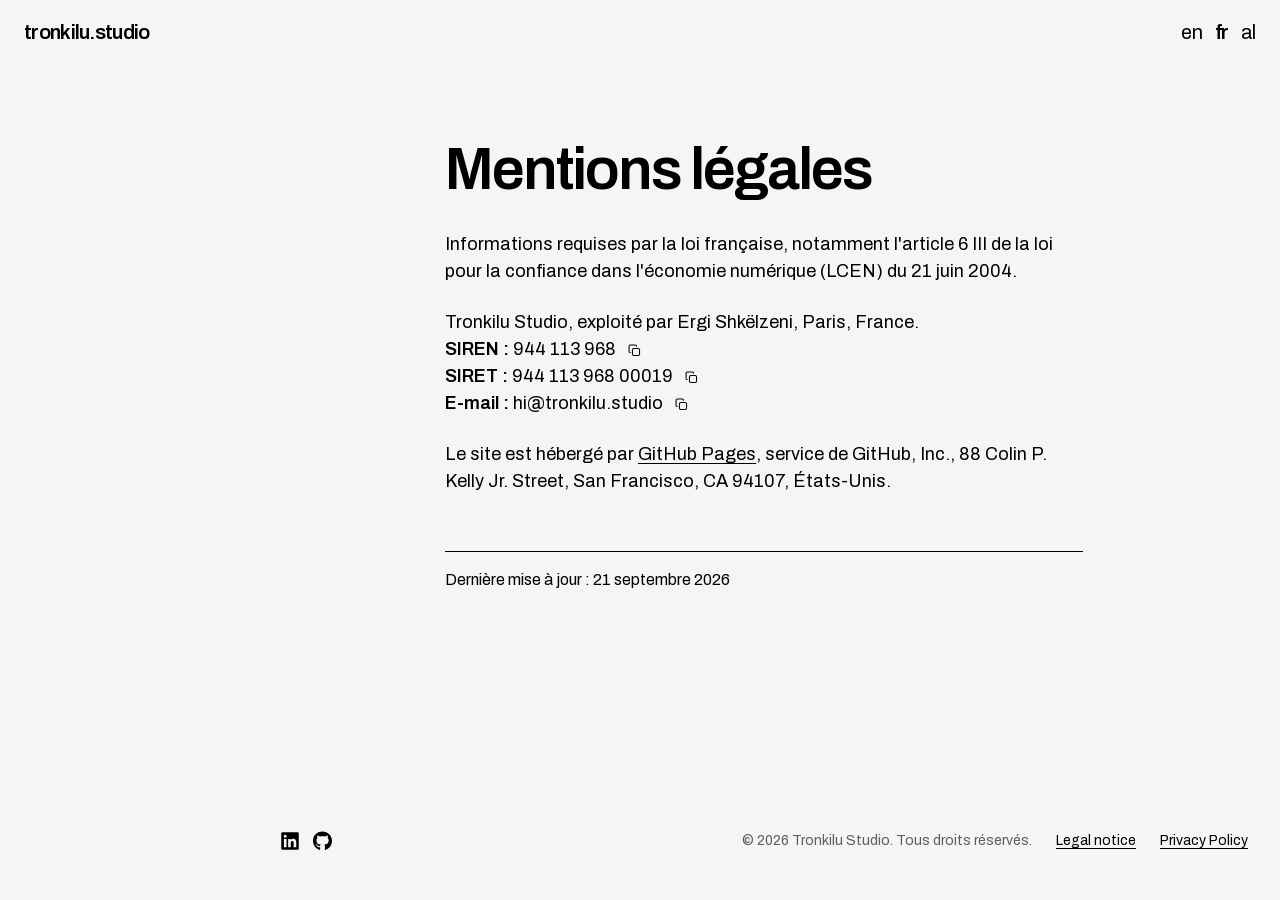
<file: legal/index.html>
<!DOCTYPE html>
<html lang="en">
<head>
<meta charset="utf-8">
<meta name="viewport" content="width=device-width,initial-scale=1">
<title>Legal notice · tronkilu.studio</title>
<meta name="robots" content="noindex,follow">
<link rel="icon" href="/assets/favicon.svg" type="image/svg+xml">
<link rel="alternate" hreflang="en" href="https://tronkilu.studio/en/legal/">
<link rel="alternate" hreflang="fr" href="https://tronkilu.studio/fr/legal/">
<link rel="alternate" hreflang="sq" href="https://tronkilu.studio/al/legal/">
<link rel="alternate" hreflang="x-default" href="https://tronkilu.studio/en/legal/">
<script>(function(){var l=null;try{l=localStorage.getItem('tronkilu-lang')}catch(e){}if(!/^(en|fr|al)$/.test(l||'')){var n=(navigator.languages||[navigator.language||'en']).join(',').toLowerCase();l=/(^|,)fr/.test(n)?'fr':/(^|,)(sq|al)/.test(n)?'al':'en'}location.replace('/'+l+'/legal/'+location.hash)})();</script>
<noscript><meta http-equiv="refresh" content="0;url=/en/legal/"></noscript>
<style>body{margin:0;background:#F4F6F5;color:#000;font-family:-apple-system,"Segoe UI",Helvetica,Arial,sans-serif;padding:32px}a{color:#000}</style>
</head>
<body><p><a href="/en/legal/">English</a> · <a href="/fr/legal/">Français</a> · <a href="/al/legal/">Shqip</a></p></body>
</html>
</file>
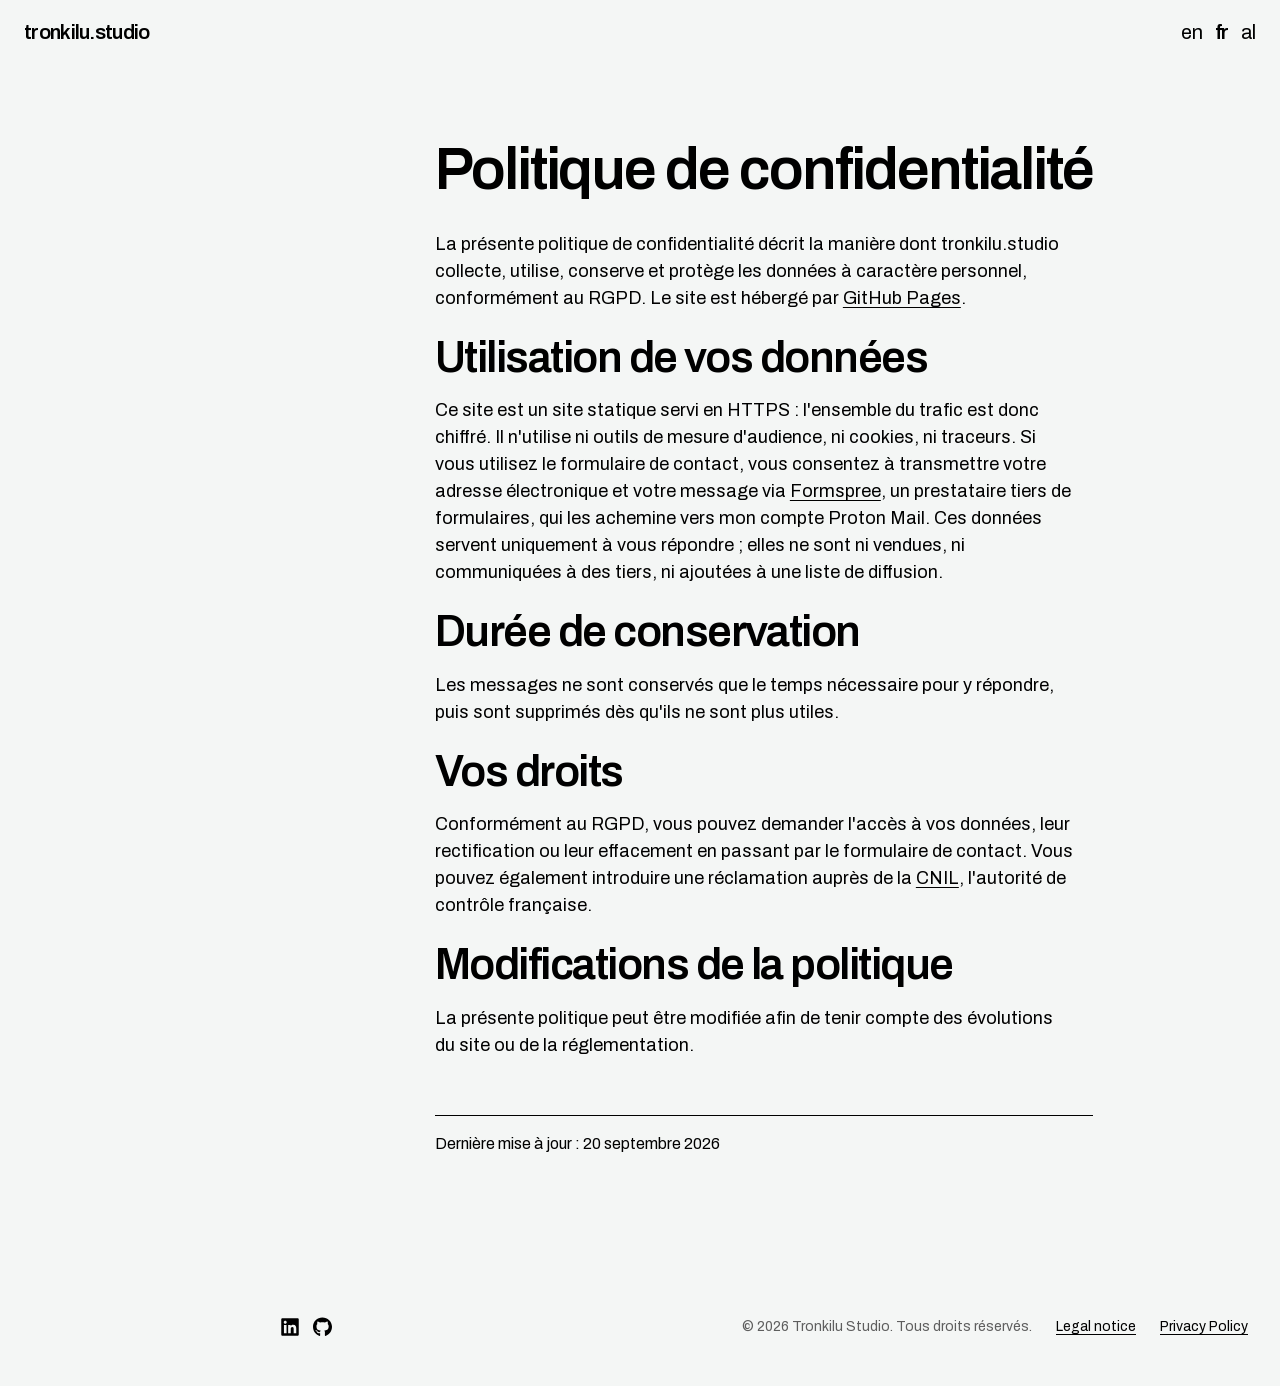
<file: privacy/index.html>
<!DOCTYPE html>
<html lang="en">
<head>
<meta charset="utf-8">
<meta name="viewport" content="width=device-width,initial-scale=1">
<title>Privacy Policy · tronkilu.studio</title>
<meta name="robots" content="noindex,follow">
<link rel="icon" href="/assets/favicon.svg" type="image/svg+xml">
<link rel="alternate" hreflang="en" href="https://tronkilu.studio/en/privacy/">
<link rel="alternate" hreflang="fr" href="https://tronkilu.studio/fr/privacy/">
<link rel="alternate" hreflang="sq" href="https://tronkilu.studio/al/privacy/">
<link rel="alternate" hreflang="x-default" href="https://tronkilu.studio/en/privacy/">
<script>(function(){var l=null;try{l=localStorage.getItem('tronkilu-lang')}catch(e){}if(!/^(en|fr|al)$/.test(l||'')){var n=(navigator.languages||[navigator.language||'en']).join(',').toLowerCase();l=/(^|,)fr/.test(n)?'fr':/(^|,)(sq|al)/.test(n)?'al':'en'}location.replace('/'+l+'/privacy/'+location.hash)})();</script>
<noscript><meta http-equiv="refresh" content="0;url=/en/privacy/"></noscript>
<style>body{margin:0;background:#F4F6F5;color:#000;font-family:-apple-system,"Segoe UI",Helvetica,Arial,sans-serif;padding:32px}a{color:#000}</style>
</head>
<body><p><a href="/en/privacy/">English</a> · <a href="/fr/privacy/">Français</a> · <a href="/al/privacy/">Shqip</a></p></body>
</html>
</file>
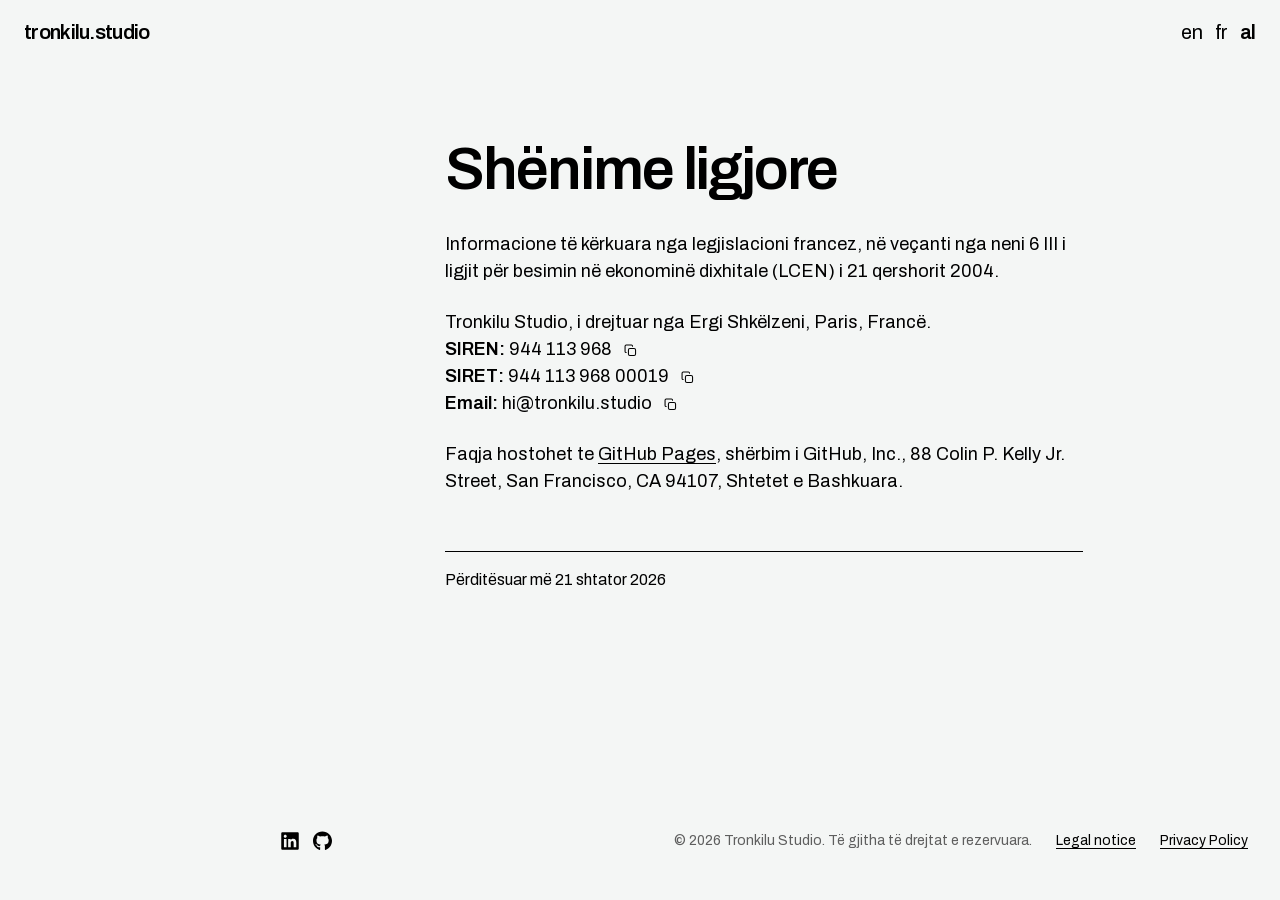
<file: al/legal/index.html>
<!DOCTYPE html>
<html lang="sq"><head>
<meta charset="utf-8">
<meta name="viewport" content="width=device-width, initial-scale=1">
<title>Legal notice — tronkilu.studio</title>
<meta name="description" content="Legal notice for tronkilu.studio, the site of Ergi Shkëlzeni, visual designer and illustrator based in Paris, France.">
<meta name="robots" content="index,follow">
<meta property="og:type" content="website">
<meta property="og:title" content="Legal notice — tronkilu.studio">
<meta property="og:description" content="Publisher and hosting details for tronkilu.studio.">
<meta property="og:site_name" content="tronkilu.studio">
<meta property="og:image" content="https://tronkilu.studio/assets/share.png">
<meta property="og:image:width" content="1200">
<meta property="og:image:height" content="630">
<meta property="og:image:type" content="image/png">
<meta property="og:image:alt" content="Ergi Shkëlzeni — visual designer and illustrator, tronkilu.studio">
<meta name="twitter:card" content="summary_large_image">
<meta name="twitter:image" content="https://tronkilu.studio/assets/share.png">
<script type="application/ld+json">{"@context":"https://schema.org","@graph":[{"@type":"WebPage","@id":"https://tronkilu.studio/al/legal/#page","url":"https://tronkilu.studio/al/legal/","name":"Legal notice","isPartOf":{"@id":"https://tronkilu.studio/#website"},"inLanguage":"en"},{"@type":"BreadcrumbList","itemListElement":[{"@type":"ListItem","position":1,"name":"tronkilu.studio","item":"https://tronkilu.studio/"},{"@type":"ListItem","position":2,"name":"Legal notice"}]}]}</script>
<link rel="icon" href="../../assets/favicon.svg" type="image/svg+xml">
<link rel="icon" href="../../assets/favicon-32.png" sizes="32x32" type="image/png">
<link rel="apple-touch-icon" href="../../assets/apple-touch-icon.png">
<link rel="canonical" href="https://tronkilu.studio/al/legal/">
<link rel="alternate" hreflang="en" href="https://tronkilu.studio/en/legal/">
<link rel="alternate" hreflang="fr" href="https://tronkilu.studio/fr/legal/">
<link rel="alternate" hreflang="sq" href="https://tronkilu.studio/al/legal/">
<link rel="alternate" hreflang="x-default" href="https://tronkilu.studio/en/legal/">
<style>
:root{
/* Ink — the only real colour in the system */
--ink-900:#000000;--ink-800:#101010;--ink-700:#1c1c1c;--ink-600:#3a3a3a;--ink-500:#5e5e5e;--ink-400:#8a8a8a;--ink-300:#b4b4b4;--ink-200:#d6d6d6;--ink-100:#e8e8e8;--ink-050:#f2f2f1;--paper:#ffffff;
/* Semantic */
--text-primary:var(--ink-900);--text-secondary:var(--ink-500);--text-muted:var(--ink-400);--text-inverse:var(--paper);
--surface-page:var(--paper);--surface-card:var(--paper);--surface-sunken:var(--ink-050);--surface-inverse:var(--ink-900);
--border-hairline:var(--ink-200);--border-strong:var(--ink-900);--border-subtle:var(--ink-100);
--action-fill:var(--ink-900);--action-fill-hover:var(--ink-700);--action-text:var(--paper);
--focus-ring:var(--ink-900);
/* Semantic status: expressed as ink + pattern, never hue. Kept as aliases so consumers
   have a single place to opt into colour if a product ever needs it. */
--status-info:var(--ink-900);--status-success:var(--ink-900);--status-warning:var(--ink-900);--status-danger:var(--ink-900);
--selection-bg:var(--ink-900);--selection-text:var(--paper)}
[data-theme="inverse"]{--text-primary:var(--paper);--text-secondary:var(--ink-300);--text-muted:var(--ink-400);--text-inverse:var(--ink-900);--surface-page:var(--ink-900);--surface-card:var(--ink-900);--surface-sunken:var(--ink-800);--surface-inverse:var(--paper);--border-hairline:var(--ink-600);--border-strong:var(--paper);--border-subtle:var(--ink-700);--action-fill:var(--paper);--action-fill-hover:var(--ink-100);--action-text:var(--ink-900);--focus-ring:var(--paper)}

:root{
--space-0:0px;--space-1:4px;--space-2:8px;--space-3:12px;--space-4:16px;--space-5:24px;--space-6:32px;--space-7:48px;--space-8:64px;--space-9:96px;--space-10:128px;
--gutter:24px;--page-margin:32px;--section-y:96px;--max-width:1280px;--rail:280px}

:root{
--ease-standard:cubic-bezier(0.2,0,0,1); /* @kind other */
--ease-out:cubic-bezier(0,0,0,1); /* @kind other */
--ease-step:steps(3,end); /* @kind other */
--dur-instant:80ms; /* @kind other */
--dur-fast:120ms; /* @kind other */
--dur-base:180ms; /* @kind other */
--dur-slow:320ms /* @kind other */}

:root{
/* Grain: a tiled SVG fractal-noise mask. Applied as an ::after overlay, never baked into art. */
--grain-url:url("data:image/svg+xml,%3Csvg xmlns='http://www.w3.org/2000/svg' width='160' height='160'%3E%3Cfilter id='n'%3E%3CfeTurbulence type='fractalNoise' baseFrequency='0.8' numOctaves='3' stitchTiles='stitch'/%3E%3C/filter%3E%3Crect width='160' height='160' filter='url(%23n)' opacity='0.55'/%3E%3C/svg%3E"); /* @kind other */
--grain-opacity:0.28; /* @kind other */
--grain-opacity-strong:0.45; /* @kind other */
--grain-size:160px; /* @kind spacing */
--halftone-url:url("data:image/svg+xml,%3Csvg xmlns='http://www.w3.org/2000/svg' width='6' height='6'%3E%3Ccircle cx='1.5' cy='1.5' r='1' fill='%23000'/%3E%3C/svg%3E"); /* @kind other */
--image-filter:grayscale(1) contrast(1.12); /* @kind other */
--image-filter-hard:grayscale(1) contrast(1.6) brightness(1.05) /* @kind other */}

</style>
<style>@font-face{font-family:"Archivo";src:url("../../assets/fonts/Archivo-latin.woff2") format("woff2");font-weight:100 900;font-stretch:62% 125%;font-style:normal;font-display:swap;unicode-range:U+0000-00FF, U+0131, U+0152-0153, U+02BB-02BC, U+02C6, U+02DA, U+02DC, U+0304, U+0308, U+0329, U+2000-206F, U+20AC, U+2122, U+2191, U+2193, U+2212, U+2215, U+FEFF, U+FFFD}@font-face{font-family:"Archivo";src:url("../../assets/fonts/Archivo-ext.woff2") format("woff2");font-weight:100 900;font-stretch:62% 125%;font-style:normal;font-display:swap;unicode-range:U+0100-02BA, U+02BD-02C5, U+02C7-02CC, U+02CE-02D7, U+02DD-02FF, U+0304, U+0308, U+0329, U+1D00-1DBF, U+1E00-1E9F, U+1EF2-1EFF, U+2020, U+20A0-20AB, U+20AD-20C0, U+2113, U+2C60-2C7F, U+A720-A7FF}</style>
<style>
*{box-sizing:border-box}
:root{--t-label:11px;--t-body:15px;--t-nav:20px;--t-mid:clamp(28px,3.4vw,44px);--t-head:clamp(40px,4.6vw,64px)}
body{margin:0;min-height:100vh;display:flex;flex-direction:column;background:#F4F6F5;color:var(--ink-900);font-family:Archivo,-apple-system,"Segoe UI",Roboto,Helvetica,Arial,sans-serif;font-size:var(--t-body);font-weight:400;line-height:1.6;-webkit-font-smoothing:antialiased}
.mono{font-family:Archivo,-apple-system,"Segoe UI",Roboto,Helvetica,Arial,sans-serif;font-size:var(--t-label);font-weight:400;letter-spacing:.14em;text-transform:uppercase;line-height:1.4}
a{color:var(--ink-900);text-decoration:underline;text-decoration-thickness:1px;text-underline-offset:3px}
a:hover{text-decoration-thickness:2px}
#l1p strong{font-weight:600}
h1,h2{font-weight:600;letter-spacing:-.035em;line-height:1;margin:0}
h1{font-size:var(--t-head)}
h2{font-size:var(--t-mid)}
.layout{display:flex;flex-direction:column;flex:1;padding-left:280px}
main{display:flex;flex-direction:column;flex:1}
.site-foot{margin-top:auto}
.rail{position:fixed;top:0;left:0;width:280px;height:100vh;padding:88px 24px 24px;display:flex;flex-direction:column;gap:48px}
.rail a{font-family:Archivo,-apple-system,"Segoe UI",Roboto,Helvetica,Arial,sans-serif;font-size:var(--t-nav);letter-spacing:-.02em;text-decoration:none}
.rail a:hover{text-decoration:underline}
.topbar{position:fixed;top:0;left:0;right:0;height:64px;display:flex;align-items:center;justify-content:space-between;padding:0 24px;background:#F4F6F5;z-index:10}
.topbar .mark{font-family:Archivo,-apple-system,"Segoe UI",Roboto,Helvetica,Arial,sans-serif;font-weight:600;font-size:var(--t-nav);letter-spacing:-.035em;text-decoration:none;color:var(--ink-900)}
.lang{display:flex;gap:12px}
.lang button{background:none;border:0;padding:0;color:var(--ink-900);font-family:Archivo,-apple-system,"Segoe UI",Roboto,Helvetica,Arial,sans-serif;font-size:var(--t-nav);font-weight:400;letter-spacing:-.02em;cursor:pointer}
.lang button[aria-pressed=true]{font-weight:600}
main{min-width:0}
.body{flex:0 0 auto}
.body{padding:140px 32px 96px 0;max-width:900px;margin:0 auto}
.bio{font-size:18px;line-height:1.5;max-width:58ch}
section{margin-top:24px}
section+section{margin-top:24px}
h2{margin-bottom:24px}
.body>hr{margin:56px 0 16px!important}
.site-foot{display:flex;justify-content:space-between;align-items:center;padding:48px 32px 48px 0;width:100%}
.site-foot .icons{display:flex;align-items:center;gap:12px;margin-right:auto}
.site-foot .legal-links{display:flex;flex-wrap:wrap;align-items:center;gap:8px 24px}
.site-foot .legal-links a{white-space:nowrap}
.copyright{font-size:14px;color:var(--ink-500);margin-right:24px}
@media(max-width:860px){.site-foot{flex-wrap:wrap;gap:12px}.copyright{width:100%;margin-right:0;order:2}}
.site-foot a.li-icon,.site-foot a.gh-icon{width:20px;height:20px;background:currentColor;-webkit-mask:var(--i) center/contain no-repeat;mask:var(--i) center/contain no-repeat;transition:-webkit-mask-size 200ms cubic-bezier(.2,0,0,1),mask-size 200ms cubic-bezier(.2,0,0,1)}
.site-foot a.li-icon:hover,.site-foot a.gh-icon:hover{-webkit-mask-size:85%;mask-size:85%}
.site-foot a.gh-icon{order:1}
.site-foot .legal-links a{font-size:14px;text-decoration:underline;text-decoration-thickness:1px;text-underline-offset:3px}
.site-foot .legal-links a:hover{text-decoration:none}
@media(max-width:860px){.site-foot{padding-left:32px;padding-right:32px}}
.val{color:var(--ink-900)}
@keyframes valPulse{0%{color:var(--ink-900)}12%{color:var(--ink-300,#b4b4b4)}100%{color:var(--ink-900)}}
.val.flash{animation:valPulse 1400ms cubic-bezier(.33,0,.15,1)}
.copy{font:inherit;color:inherit;background:none;border:0;border-radius:3px;padding:3px;margin-left:4px;cursor:pointer;display:inline-flex;align-items:center;gap:0;vertical-align:-3px;line-height:0;position:relative;transition:background 200ms cubic-bezier(.2,0,0,1)}
.copy:hover{background:var(--ink-100,#E8E8E8)}
.copy:active{background:var(--ink-200,#D6D6D6)}
.copy svg{width:15px;height:15px;flex:none;display:block;transition:opacity 180ms cubic-bezier(.2,0,0,1),transform 220ms cubic-bezier(.2,0,0,1)}
.copy .ic-done{position:absolute;top:3px;left:3px;opacity:0;transform:scale(.6)}
.copy.done .ic-copy{opacity:0;transform:scale(.6)}
.copy.done .ic-done{opacity:1;transform:scale(1)}
.copy .copy-label{position:absolute;left:50%;bottom:calc(100% + 6px);transform:translate(-50%,3px);font-family:Archivo,-apple-system,"Segoe UI",Roboto,Helvetica,Arial,sans-serif;font-size:12px;letter-spacing:-.01em;line-height:1;white-space:nowrap;background:var(--ink-900);color:var(--paper);padding:4px 6px;opacity:0;pointer-events:none;transition:opacity 180ms cubic-bezier(.2,0,0,1),transform 180ms cubic-bezier(.2,0,0,1)}
.copy.done .copy-label{opacity:1;transform:translate(-50%,0)}
.copy:focus-visible{outline:1px solid var(--ink-900);outline-offset:2px}
h2{margin-bottom:8px}
@media(max-width:860px){
.layout{padding-left:0}
.rail{width:auto;padding:72px 16px 16px}
.body{padding-left:32px;padding-right:32px;padding-top:100px;padding-bottom:64px}
}
</style>
</head>
<body>
<header class="topbar"><a class="mark" href="/al/">tronkilu.studio</a><div class="lang"><noscript><style>.lang button{display:none!important}.nojs-lang{display:flex;gap:12px}.nojs-lang a{color:inherit;text-decoration:none;font-size:var(--t-nav);letter-spacing:-.02em}.nojs-lang a[aria-current]{font-weight:600}@media(max-width:860px){.rail{position:absolute}}</style><div class="nojs-lang"><a href="../../en/legal/">en</a><a href="../../fr/legal/">fr</a><a href="../../al/legal/" aria-current="page">al</a></div></noscript><button type="button" data-lang="en" aria-pressed="false">en</button><button type="button" data-lang="fr" aria-pressed="false">fr</button><button type="button" data-lang="al" aria-pressed="true">al</button></div></header>
<div class="layout">
<main>
<div class="body">
<h1 id="legalH1" style="margin-bottom:32px">Shënime ligjore</h1>
<p class="bio" id="legalIntro">Informacione të kërkuara nga legjislacioni francez, në veçanti nga neni 6 III i ligjit për besimin në ekonominë dixhitale (LCEN) i 21 qershorit 2004.</p>
<section>
<p class="bio" id="l1p">Tronkilu Studio, i drejtuar nga Ergi Shkëlzeni, Paris, Francë.<br><strong>SIREN:</strong> <span class="val">944&nbsp;113&nbsp;968</span> <button type="button" class="copy" data-copy="944113968" aria-label="Copy"><svg class="ic-copy" viewBox="0 0 20 20" fill="none" stroke="currentColor" stroke-width="1.4" stroke-linecap="round" stroke-linejoin="round"><rect x="7.25" y="7.25" width="9.5" height="9.5" rx="2"></rect><path d="M12.75 4.25a1.5 1.5 0 0 0-1.5-1.5h-7a1.5 1.5 0 0 0-1.5 1.5v7a1.5 1.5 0 0 0 1.5 1.5"></path></svg><svg class="ic-done" viewBox="0 0 20 20" fill="none" stroke="currentColor" stroke-width="1.6" stroke-linecap="round" stroke-linejoin="round"><path d="M4.5 10.5l3.5 3.5 7.5-8"></path></svg><span class="copy-label"></span></button><br><strong>SIRET:</strong> <span class="val">944&nbsp;113&nbsp;968&nbsp;00019</span> <button type="button" class="copy" data-copy="94411396800019" aria-label="Copy"><svg class="ic-copy" viewBox="0 0 20 20" fill="none" stroke="currentColor" stroke-width="1.4" stroke-linecap="round" stroke-linejoin="round"><rect x="7.25" y="7.25" width="9.5" height="9.5" rx="2"></rect><path d="M12.75 4.25a1.5 1.5 0 0 0-1.5-1.5h-7a1.5 1.5 0 0 0-1.5 1.5v7a1.5 1.5 0 0 0 1.5 1.5"></path></svg><svg class="ic-done" viewBox="0 0 20 20" fill="none" stroke="currentColor" stroke-width="1.6" stroke-linecap="round" stroke-linejoin="round"><path d="M4.5 10.5l3.5 3.5 7.5-8"></path></svg><span class="copy-label"></span></button><br><strong>Email:</strong> <span class="val">hi@tronkilu.studio</span> <button type="button" class="copy" data-copy="hi@tronkilu.studio" aria-label="Copy"><svg class="ic-copy" viewBox="0 0 20 20" fill="none" stroke="currentColor" stroke-width="1.4" stroke-linecap="round" stroke-linejoin="round"><rect x="7.25" y="7.25" width="9.5" height="9.5" rx="2"></rect><path d="M12.75 4.25a1.5 1.5 0 0 0-1.5-1.5h-7a1.5 1.5 0 0 0-1.5 1.5v7a1.5 1.5 0 0 0 1.5 1.5"></path></svg><svg class="ic-done" viewBox="0 0 20 20" fill="none" stroke="currentColor" stroke-width="1.6" stroke-linecap="round" stroke-linejoin="round"><path d="M4.5 10.5l3.5 3.5 7.5-8"></path></svg><span class="copy-label"></span></button></p>
</section>
<section>
<p class="bio" id="l3p">Faqja hostohet te <a href="https://pages.github.com" target="_blank" rel="noopener">GitHub Pages</a>, shërbim i GitHub, Inc., 88 Colin P. Kelly Jr. Street, San Francisco, CA 94107, Shtetet e Bashkuara.</p>
</section>
<hr style="margin:56px 0 14px;border:0;border-top:1px solid var(--ink-900)">
<p class="bio" id="lastUpdated" style="font-size:16px">Përditësuar më 21 shtator 2026</p>
</div>
<div class="site-foot"><div class="icons"><a href="https://github.com/tronkilu-studio/tronkilu-studio-website" target="_blank" rel="me noopener" aria-label="GitHub repository" class="gh-icon" style="--i:url('data:image/svg+xml;utf8,%3Csvg%20width%3D%2231%22%20height%3D%2232%22%20viewBox%3D%220%200%2031%2032%22%20fill%3D%22%23000%22%20xmlns%3D%22http%3A%2F%2Fwww.w3.org%2F2000%2Fsvg%22%3E%3Cpath%20d%3D%22M10.3687%2024.8375C10.3687%2024.9625%2010.225%2025.0625%2010.0437%2025.0625C9.8375%2025.0812%209.69375%2024.9812%209.69375%2024.8375C9.69375%2024.7125%209.8375%2024.6125%2010.0188%2024.6125C10.2063%2024.5938%2010.3687%2024.6938%2010.3687%2024.8375ZM8.425%2024.5562C8.38125%2024.6812%208.50625%2024.825%208.69375%2024.8625C8.85625%2024.925%209.04375%2024.8625%209.08125%2024.7375C9.11875%2024.6125%209%2024.4688%208.8125%2024.4125C8.65%2024.3687%208.46875%2024.4312%208.425%2024.5562ZM11.1875%2024.45C11.0063%2024.4938%2010.8812%2024.6125%2010.9%2024.7563C10.9187%2024.8813%2011.0813%2024.9625%2011.2688%2024.9188C11.45%2024.875%2011.575%2024.7563%2011.5562%2024.6313C11.5375%2024.5125%2011.3687%2024.4313%2011.1875%2024.45ZM15.3%200.5C6.63125%200.5%200%207.08125%200%2015.75C0%2022.6812%204.3625%2028.6125%2010.5938%2030.7C11.3938%2030.8438%2011.675%2030.35%2011.675%2029.9438C11.675%2029.5562%2011.6562%2027.4188%2011.6562%2026.1063C11.6562%2026.1063%207.28125%2027.0437%206.3625%2024.2437C6.3625%2024.2437%205.65%2022.425%204.625%2021.9562C4.625%2021.9562%203.19375%2020.975%204.725%2020.9937C4.725%2020.9937%206.28125%2021.1188%207.1375%2022.6063C8.50625%2025.0188%2010.8%2024.325%2011.6938%2023.9125C11.8375%2022.9125%2012.2438%2022.2188%2012.6938%2021.8062C9.2%2021.4187%205.675%2020.9125%205.675%2014.9C5.675%2013.1812%206.15%2012.3188%207.15%2011.2188C6.9875%2010.8125%206.45625%209.1375%207.3125%206.975C8.61875%206.56875%2011.625%208.6625%2011.625%208.6625C12.875%208.3125%2014.2188%208.13125%2015.55%208.13125C16.8813%208.13125%2018.225%208.3125%2019.475%208.6625C19.475%208.6625%2022.4813%206.5625%2023.7875%206.975C24.6438%209.14375%2024.1125%2010.8125%2023.95%2011.2188C24.95%2012.325%2025.5625%2013.1875%2025.5625%2014.9C25.5625%2020.9312%2021.8813%2021.4125%2018.3875%2021.8062C18.9625%2022.3%2019.45%2023.2375%2019.45%2024.7062C19.45%2026.8125%2019.4312%2029.4187%2019.4312%2029.9312C19.4312%2030.3375%2019.7188%2030.8312%2020.5125%2030.6875C26.7625%2028.6125%2031%2022.6812%2031%2015.75C31%207.08125%2023.9688%200.5%2015.3%200.5ZM6.075%2022.0562C5.99375%2022.1187%206.0125%2022.2625%206.11875%2022.3813C6.21875%2022.4813%206.3625%2022.525%206.44375%2022.4438C6.525%2022.3813%206.50625%2022.2375%206.4%2022.1187C6.3%2022.0187%206.15625%2021.975%206.075%2022.0562ZM5.4%2021.55C5.35625%2021.6312%205.41875%2021.7313%205.54375%2021.7938C5.64375%2021.8563%205.76875%2021.8375%205.8125%2021.75C5.85625%2021.6688%205.79375%2021.5688%205.66875%2021.5063C5.54375%2021.4688%205.44375%2021.4875%205.4%2021.55ZM7.425%2023.775C7.325%2023.8562%207.3625%2024.0438%207.50625%2024.1625C7.65%2024.3062%207.83125%2024.325%207.9125%2024.225C7.99375%2024.1438%207.95625%2023.9562%207.83125%2023.8375C7.69375%2023.6938%207.50625%2023.675%207.425%2023.775ZM6.7125%2022.8563C6.6125%2022.9188%206.6125%2023.0813%206.7125%2023.225C6.8125%2023.3687%206.98125%2023.4312%207.0625%2023.3687C7.1625%2023.2875%207.1625%2023.125%207.0625%2022.9813C6.975%2022.8375%206.8125%2022.775%206.7125%2022.8563Z%22%20fill%3D%22black%22%3E%3C%2Fpath%3E%3C%2Fsvg%3E')"></a><a href="https://www.linkedin.com/in/ergishkëlzeni" target="_blank" rel="me noopener" aria-label="LinkedIn" class="li-icon" style="--i:url('data:image/svg+xml;utf8,%3Csvg%20xmlns%3D%22http%3A%2F%2Fwww.w3.org%2F2000%2Fsvg%22%20viewBox%3D%220%200%2028%2032%22%3E%3Cpath%20d%3D%22M26%202H1.99375C0.89375%202%200%202.90625%200%204.01875V27.9813C0%2029.0938%200.89375%2030%201.99375%2030H26C27.1%2030%2028%2029.0938%2028%2027.9813V4.01875C28%202.90625%2027.1%202%2026%202ZM8.4625%2026H4.3125V12.6375H8.46875V26H8.4625ZM6.3875%2010.8125C5.05625%2010.8125%203.98125%209.73125%203.98125%208.40625C3.98125%207.08125%205.05625%206%206.3875%206C7.7125%206%208.79375%207.08125%208.79375%208.40625C8.79375%209.7375%207.71875%2010.8125%206.3875%2010.8125ZM24.0187%2026H19.8687V19.5C19.8687%2017.95%2019.8375%2015.9563%2017.7125%2015.9563C15.55%2015.9563%2015.2188%2017.6438%2015.2188%2019.3875V26H11.0688V12.6375H15.05V14.4625H15.1062C15.6625%2013.4125%2017.0188%2012.3062%2019.0375%2012.3062C23.2375%2012.3062%2024.0187%2015.075%2024.0187%2018.675V26Z%22%2F%3E%3C%2Fsvg%3E')"></a></div><span class="copyright" id="copyrightLine">© 2026 Tronkilu Studio. Të gjitha të drejtat e rezervuara.</span><div class="legal-links"><a href="/al/legal/" id="legalLinkLabel">Legal notice</a><a href="/al/privacy/" id="privacyLinkLabel">Privacy Policy</a></div></div>
</main>
</div>
<script>
const PAGE_LANG="al",PAGE_SUB="legal/";
const I18N={
copyrightLine:{en:"\u00a9 2026 Tronkilu Studio. All rights reserved.",fr:"\u00a9 2026 Tronkilu Studio. Tous droits r\u00e9serv\u00e9s.",al:"\u00a9 2026 Tronkilu Studio. T\u00eb gjitha t\u00eb drejtat e rezervuara."},

legalH1:{en:"Legal notice",fr:"Mentions l\u00e9gales",al:"Sh\u00ebnime ligjore"},
legalIntro:{en:"Information required under French law, in particular article 6 III of the Law for Confidence in the Digital Economy (LCEN) of 21 June 2004.",fr:"Informations requises par la loi fran\u00e7aise, notamment l\'article 6 III de la loi pour la confiance dans l\'\u00e9conomie num\u00e9rique (LCEN) du 21 juin 2004.",al:"Informacione t\u00eb k\u00ebrkuara nga legjislacioni francez, n\u00eb ve\u00e7anti nga neni 6 III i ligjit p\u00ebr besimin n\u00eb ekonomin\u00eb dixhitale (LCEN) i 21 qershorit 2004."},
l1p:{en:'Tronkilu Studio, run by Ergi Shk\u00eblzeni, Paris, France.<br><strong>SIREN:</strong> <span class="val">944\u00a0113\u00a0968</span> <button type="button" class="copy" data-copy="944113968" aria-label="Copy"><svg class="ic-copy" viewBox="0 0 20 20" fill="none" stroke="currentColor" stroke-width="1.4" stroke-linecap="round" stroke-linejoin="round"><rect x="7.25" y="7.25" width="9.5" height="9.5" rx="2"></rect><path d="M12.75 4.25a1.5 1.5 0 0 0-1.5-1.5h-7a1.5 1.5 0 0 0-1.5 1.5v7a1.5 1.5 0 0 0 1.5 1.5"></path></svg><svg class="ic-done" viewBox="0 0 20 20" fill="none" stroke="currentColor" stroke-width="1.6" stroke-linecap="round" stroke-linejoin="round"><path d="M4.5 10.5l3.5 3.5 7.5-8"></path></svg><span class="copy-label"></span></button><br><strong>SIRET:</strong> <span class="val">944\u00a0113\u00a0968\u00a000019</span> <button type="button" class="copy" data-copy="94411396800019" aria-label="Copy"><svg class="ic-copy" viewBox="0 0 20 20" fill="none" stroke="currentColor" stroke-width="1.4" stroke-linecap="round" stroke-linejoin="round"><rect x="7.25" y="7.25" width="9.5" height="9.5" rx="2"></rect><path d="M12.75 4.25a1.5 1.5 0 0 0-1.5-1.5h-7a1.5 1.5 0 0 0-1.5 1.5v7a1.5 1.5 0 0 0 1.5 1.5"></path></svg><svg class="ic-done" viewBox="0 0 20 20" fill="none" stroke="currentColor" stroke-width="1.6" stroke-linecap="round" stroke-linejoin="round"><path d="M4.5 10.5l3.5 3.5 7.5-8"></path></svg><span class="copy-label"></span></button><br><strong>Email:</strong> <span class="val">hi@tronkilu.studio</span> <button type="button" class="copy" data-copy="hi@tronkilu.studio" aria-label="Copy"><svg class="ic-copy" viewBox="0 0 20 20" fill="none" stroke="currentColor" stroke-width="1.4" stroke-linecap="round" stroke-linejoin="round"><rect x="7.25" y="7.25" width="9.5" height="9.5" rx="2"></rect><path d="M12.75 4.25a1.5 1.5 0 0 0-1.5-1.5h-7a1.5 1.5 0 0 0-1.5 1.5v7a1.5 1.5 0 0 0 1.5 1.5"></path></svg><svg class="ic-done" viewBox="0 0 20 20" fill="none" stroke="currentColor" stroke-width="1.6" stroke-linecap="round" stroke-linejoin="round"><path d="M4.5 10.5l3.5 3.5 7.5-8"></path></svg><span class="copy-label"></span></button>',fr:'Tronkilu Studio, exploit\u00e9 par Ergi Shk\u00eblzeni, Paris, France.<br><strong>SIREN\u00a0:</strong> <span class="val">944\u00a0113\u00a0968</span> <button type="button" class="copy" data-copy="944113968" aria-label="Copy"><svg class="ic-copy" viewBox="0 0 20 20" fill="none" stroke="currentColor" stroke-width="1.4" stroke-linecap="round" stroke-linejoin="round"><rect x="7.25" y="7.25" width="9.5" height="9.5" rx="2"></rect><path d="M12.75 4.25a1.5 1.5 0 0 0-1.5-1.5h-7a1.5 1.5 0 0 0-1.5 1.5v7a1.5 1.5 0 0 0 1.5 1.5"></path></svg><svg class="ic-done" viewBox="0 0 20 20" fill="none" stroke="currentColor" stroke-width="1.6" stroke-linecap="round" stroke-linejoin="round"><path d="M4.5 10.5l3.5 3.5 7.5-8"></path></svg><span class="copy-label"></span></button><br><strong>SIRET\u00a0:</strong> <span class="val">944\u00a0113\u00a0968\u00a000019</span> <button type="button" class="copy" data-copy="94411396800019" aria-label="Copy"><svg class="ic-copy" viewBox="0 0 20 20" fill="none" stroke="currentColor" stroke-width="1.4" stroke-linecap="round" stroke-linejoin="round"><rect x="7.25" y="7.25" width="9.5" height="9.5" rx="2"></rect><path d="M12.75 4.25a1.5 1.5 0 0 0-1.5-1.5h-7a1.5 1.5 0 0 0-1.5 1.5v7a1.5 1.5 0 0 0 1.5 1.5"></path></svg><svg class="ic-done" viewBox="0 0 20 20" fill="none" stroke="currentColor" stroke-width="1.6" stroke-linecap="round" stroke-linejoin="round"><path d="M4.5 10.5l3.5 3.5 7.5-8"></path></svg><span class="copy-label"></span></button><br><strong>E-mail\u00a0:</strong> <span class="val">hi@tronkilu.studio</span> <button type="button" class="copy" data-copy="hi@tronkilu.studio" aria-label="Copy"><svg class="ic-copy" viewBox="0 0 20 20" fill="none" stroke="currentColor" stroke-width="1.4" stroke-linecap="round" stroke-linejoin="round"><rect x="7.25" y="7.25" width="9.5" height="9.5" rx="2"></rect><path d="M12.75 4.25a1.5 1.5 0 0 0-1.5-1.5h-7a1.5 1.5 0 0 0-1.5 1.5v7a1.5 1.5 0 0 0 1.5 1.5"></path></svg><svg class="ic-done" viewBox="0 0 20 20" fill="none" stroke="currentColor" stroke-width="1.6" stroke-linecap="round" stroke-linejoin="round"><path d="M4.5 10.5l3.5 3.5 7.5-8"></path></svg><span class="copy-label"></span></button>',al:'Tronkilu Studio, i drejtuar nga Ergi Shk\u00eblzeni, Paris, Franc\u00eb.<br><strong>SIREN:</strong> <span class="val">944\u00a0113\u00a0968</span> <button type="button" class="copy" data-copy="944113968" aria-label="Copy"><svg class="ic-copy" viewBox="0 0 20 20" fill="none" stroke="currentColor" stroke-width="1.4" stroke-linecap="round" stroke-linejoin="round"><rect x="7.25" y="7.25" width="9.5" height="9.5" rx="2"></rect><path d="M12.75 4.25a1.5 1.5 0 0 0-1.5-1.5h-7a1.5 1.5 0 0 0-1.5 1.5v7a1.5 1.5 0 0 0 1.5 1.5"></path></svg><svg class="ic-done" viewBox="0 0 20 20" fill="none" stroke="currentColor" stroke-width="1.6" stroke-linecap="round" stroke-linejoin="round"><path d="M4.5 10.5l3.5 3.5 7.5-8"></path></svg><span class="copy-label"></span></button><br><strong>SIRET:</strong> <span class="val">944\u00a0113\u00a0968\u00a000019</span> <button type="button" class="copy" data-copy="94411396800019" aria-label="Copy"><svg class="ic-copy" viewBox="0 0 20 20" fill="none" stroke="currentColor" stroke-width="1.4" stroke-linecap="round" stroke-linejoin="round"><rect x="7.25" y="7.25" width="9.5" height="9.5" rx="2"></rect><path d="M12.75 4.25a1.5 1.5 0 0 0-1.5-1.5h-7a1.5 1.5 0 0 0-1.5 1.5v7a1.5 1.5 0 0 0 1.5 1.5"></path></svg><svg class="ic-done" viewBox="0 0 20 20" fill="none" stroke="currentColor" stroke-width="1.6" stroke-linecap="round" stroke-linejoin="round"><path d="M4.5 10.5l3.5 3.5 7.5-8"></path></svg><span class="copy-label"></span></button><br><strong>Email:</strong> <span class="val">hi@tronkilu.studio</span> <button type="button" class="copy" data-copy="hi@tronkilu.studio" aria-label="Copy"><svg class="ic-copy" viewBox="0 0 20 20" fill="none" stroke="currentColor" stroke-width="1.4" stroke-linecap="round" stroke-linejoin="round"><rect x="7.25" y="7.25" width="9.5" height="9.5" rx="2"></rect><path d="M12.75 4.25a1.5 1.5 0 0 0-1.5-1.5h-7a1.5 1.5 0 0 0-1.5 1.5v7a1.5 1.5 0 0 0 1.5 1.5"></path></svg><svg class="ic-done" viewBox="0 0 20 20" fill="none" stroke="currentColor" stroke-width="1.6" stroke-linecap="round" stroke-linejoin="round"><path d="M4.5 10.5l3.5 3.5 7.5-8"></path></svg><span class="copy-label"></span></button>'},
l3p:{en:'The site is hosted on <a href="https://pages.github.com" target="_blank" rel="noopener">GitHub Pages</a>, a service of GitHub, Inc., 88 Colin P. Kelly Jr. Street, San Francisco, CA 94107, United States.',fr:'Le site est h\u00e9berg\u00e9 par <a href="https://pages.github.com" target="_blank" rel="noopener">GitHub Pages</a>, service de GitHub, Inc., 88 Colin P. Kelly Jr. Street, San Francisco, CA 94107, \u00c9tats-Unis.',al:'Faqja hostohet te <a href="https://pages.github.com" target="_blank" rel="noopener">GitHub Pages</a>, sh\u00ebrbim i GitHub, Inc., 88 Colin P. Kelly Jr. Street, San Francisco, CA 94107, Shtetet e Bashkuara.'},
lastUpdated:{en:"Last updated: 21 September 2026",fr:"Derni\u00e8re mise \u00e0 jour\u00a0: 21 septembre 2026",al:"P\u00ebrdit\u00ebsuar m\u00eb 21 shtator 2026"}
};
const langBtns=document.querySelectorAll('.lang button');
function setLang(l){document.documentElement.lang=l==='al'?'sq':l;langBtns.forEach(b=>b.setAttribute('aria-pressed',String(b.dataset.lang===l)));try{localStorage.setItem('tronkilu-lang',l)}catch(e){}Object.entries(I18N).forEach(([id,v])=>{const el=document.getElementById(id);if(el)el.innerHTML=v[l]})}
langBtns.forEach(b=>b.addEventListener('click',()=>{const n=b.dataset.lang;if(n===PAGE_LANG)return;try{localStorage.setItem('tronkilu-lang',n)}catch(e){}location.href='../../'+n+'/'+PAGE_SUB+location.hash}));
let saved=null;try{saved=localStorage.getItem('tronkilu-lang')}catch(e){}
setLang(PAGE_LANG);
const COPIED={en:"Copied",fr:"Copi\u00e9",al:"Kopjuar"};
function legacyCopy(v){const t=document.createElement('textarea');t.value=v;t.setAttribute('readonly','');t.style.cssText='position:fixed;top:0;left:-9999px';document.body.appendChild(t);t.select();t.setSelectionRange(0,t.value.length);let ok=false;try{ok=document.execCommand('copy')}catch(e){}t.remove();return ok}
document.addEventListener('click',function(e){const b=e.target.closest('.copy');if(!b)return;const v=b.dataset.copy;const lg=document.documentElement.lang==='sq'?'al':document.documentElement.lang;const lab=b.querySelector('.copy-label');if(lab)lab.textContent=COPIED[lg]||COPIED.en;b.classList.add('done');var val=b.previousElementSibling;if(val&&val.classList.contains('val')){val.classList.remove('flash');void val.offsetWidth;val.classList.add('flash')}clearTimeout(b._t);b._t=setTimeout(function(){b.classList.remove('done')},1500);if(navigator.clipboard&&navigator.clipboard.writeText){navigator.clipboard.writeText(v).catch(function(){legacyCopy(v)})}else{legacyCopy(v)}});
</script>


</body></html>
</file>
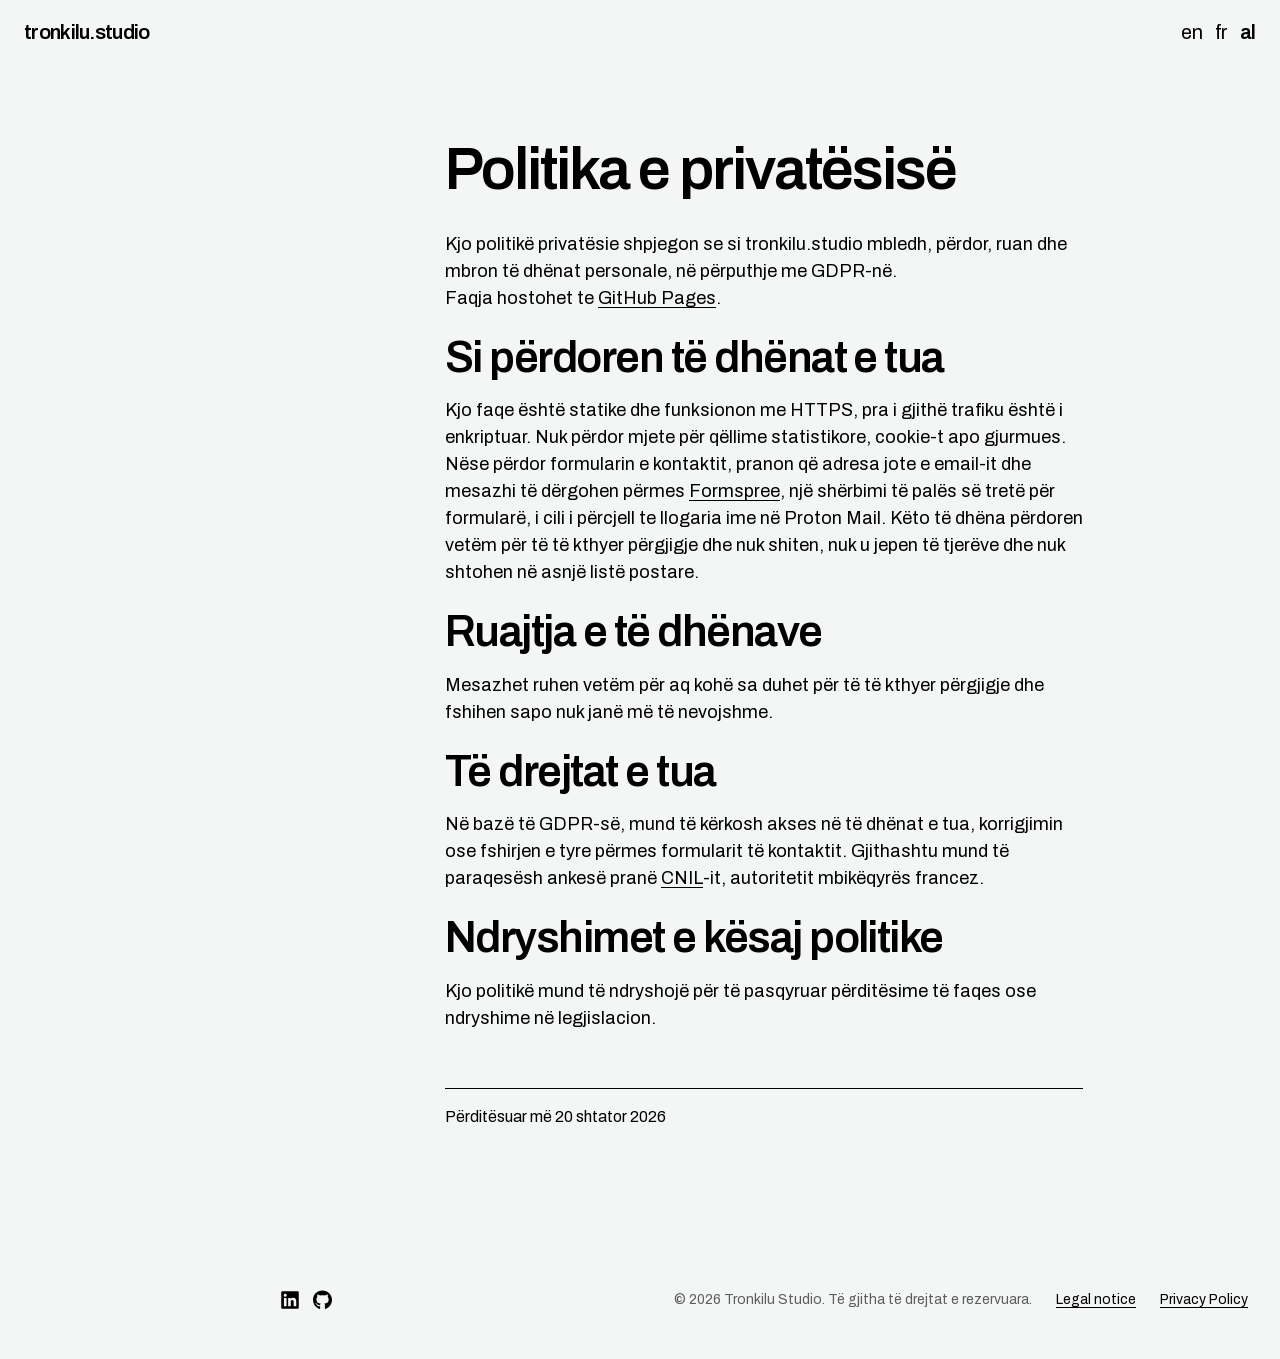
<file: al/privacy/index.html>
<!DOCTYPE html>
<html lang="sq"><head>
<meta charset="utf-8">
<meta name="viewport" content="width=device-width, initial-scale=1">
<title>Privacy Policy — tronkilu.studio</title>
<meta name="description" content="Privacy policy for tronkilu.studio, the site of Ergi Shkëlzeni, visual designer and illustrator.">
<meta name="robots" content="index,follow">
<meta property="og:type" content="website">
<meta property="og:title" content="Privacy Policy — tronkilu.studio">
<meta property="og:description" content="How tronkilu.studio handles personal data.">
<meta property="og:site_name" content="tronkilu.studio">
<meta property="og:image" content="https://tronkilu.studio/assets/share.png">
<meta property="og:image:width" content="1200">
<meta property="og:image:height" content="630">
<meta property="og:image:type" content="image/png">
<meta property="og:image:alt" content="Ergi Shkëlzeni — visual designer and illustrator, tronkilu.studio">
<meta name="twitter:card" content="summary_large_image">
<meta name="twitter:image" content="https://tronkilu.studio/assets/share.png">
<script type="application/ld+json">{"@context":"https://schema.org","@graph":[{"@type":"WebPage","@id":"https://tronkilu.studio/al/privacy/#page","url":"https://tronkilu.studio/al/privacy/","name":"Privacy Policy","isPartOf":{"@id":"https://tronkilu.studio/#website"},"inLanguage":"en"},{"@type":"BreadcrumbList","itemListElement":[{"@type":"ListItem","position":1,"name":"tronkilu.studio","item":"https://tronkilu.studio/"},{"@type":"ListItem","position":2,"name":"Privacy Policy"}]}]}</script>
<link rel="icon" href="../../assets/favicon.svg" type="image/svg+xml">
<link rel="icon" href="../../assets/favicon-32.png" sizes="32x32" type="image/png">
<link rel="apple-touch-icon" href="../../assets/apple-touch-icon.png">
<link rel="canonical" href="https://tronkilu.studio/al/privacy/">
<link rel="alternate" hreflang="en" href="https://tronkilu.studio/en/privacy/">
<link rel="alternate" hreflang="fr" href="https://tronkilu.studio/fr/privacy/">
<link rel="alternate" hreflang="sq" href="https://tronkilu.studio/al/privacy/">
<link rel="alternate" hreflang="x-default" href="https://tronkilu.studio/en/privacy/">
<style>
:root{
/* Ink — the only real colour in the system */
--ink-900:#000000;--ink-800:#101010;--ink-700:#1c1c1c;--ink-600:#3a3a3a;--ink-500:#5e5e5e;--ink-400:#8a8a8a;--ink-300:#b4b4b4;--ink-200:#d6d6d6;--ink-100:#e8e8e8;--ink-050:#f2f2f1;--paper:#ffffff;
/* Semantic */
--text-primary:var(--ink-900);--text-secondary:var(--ink-500);--text-muted:var(--ink-400);--text-inverse:var(--paper);
--surface-page:var(--paper);--surface-card:var(--paper);--surface-sunken:var(--ink-050);--surface-inverse:var(--ink-900);
--border-hairline:var(--ink-200);--border-strong:var(--ink-900);--border-subtle:var(--ink-100);
--action-fill:var(--ink-900);--action-fill-hover:var(--ink-700);--action-text:var(--paper);
--focus-ring:var(--ink-900);
/* Semantic status: expressed as ink + pattern, never hue. Kept as aliases so consumers
   have a single place to opt into colour if a product ever needs it. */
--status-info:var(--ink-900);--status-success:var(--ink-900);--status-warning:var(--ink-900);--status-danger:var(--ink-900);
--selection-bg:var(--ink-900);--selection-text:var(--paper)}
[data-theme="inverse"]{--text-primary:var(--paper);--text-secondary:var(--ink-300);--text-muted:var(--ink-400);--text-inverse:var(--ink-900);--surface-page:var(--ink-900);--surface-card:var(--ink-900);--surface-sunken:var(--ink-800);--surface-inverse:var(--paper);--border-hairline:var(--ink-600);--border-strong:var(--paper);--border-subtle:var(--ink-700);--action-fill:var(--paper);--action-fill-hover:var(--ink-100);--action-text:var(--ink-900);--focus-ring:var(--paper)}

:root{
--space-0:0px;--space-1:4px;--space-2:8px;--space-3:12px;--space-4:16px;--space-5:24px;--space-6:32px;--space-7:48px;--space-8:64px;--space-9:96px;--space-10:128px;
--gutter:24px;--page-margin:32px;--section-y:96px;--max-width:1280px;--rail:280px}

:root{
--ease-standard:cubic-bezier(0.2,0,0,1); /* @kind other */
--ease-out:cubic-bezier(0,0,0,1); /* @kind other */
--ease-step:steps(3,end); /* @kind other */
--dur-instant:80ms; /* @kind other */
--dur-fast:120ms; /* @kind other */
--dur-base:180ms; /* @kind other */
--dur-slow:320ms /* @kind other */}

:root{
/* Grain: a tiled SVG fractal-noise mask. Applied as an ::after overlay, never baked into art. */
--grain-url:url("data:image/svg+xml,%3Csvg xmlns='http://www.w3.org/2000/svg' width='160' height='160'%3E%3Cfilter id='n'%3E%3CfeTurbulence type='fractalNoise' baseFrequency='0.8' numOctaves='3' stitchTiles='stitch'/%3E%3C/filter%3E%3Crect width='160' height='160' filter='url(%23n)' opacity='0.55'/%3E%3C/svg%3E"); /* @kind other */
--grain-opacity:0.28; /* @kind other */
--grain-opacity-strong:0.45; /* @kind other */
--grain-size:160px; /* @kind spacing */
--halftone-url:url("data:image/svg+xml,%3Csvg xmlns='http://www.w3.org/2000/svg' width='6' height='6'%3E%3Ccircle cx='1.5' cy='1.5' r='1' fill='%23000'/%3E%3C/svg%3E"); /* @kind other */
--image-filter:grayscale(1) contrast(1.12); /* @kind other */
--image-filter-hard:grayscale(1) contrast(1.6) brightness(1.05) /* @kind other */}

</style>
<style>@font-face{font-family:"Archivo";src:url("../../assets/fonts/Archivo-latin.woff2") format("woff2");font-weight:100 900;font-stretch:62% 125%;font-style:normal;font-display:swap;unicode-range:U+0000-00FF, U+0131, U+0152-0153, U+02BB-02BC, U+02C6, U+02DA, U+02DC, U+0304, U+0308, U+0329, U+2000-206F, U+20AC, U+2122, U+2191, U+2193, U+2212, U+2215, U+FEFF, U+FFFD}@font-face{font-family:"Archivo";src:url("../../assets/fonts/Archivo-ext.woff2") format("woff2");font-weight:100 900;font-stretch:62% 125%;font-style:normal;font-display:swap;unicode-range:U+0100-02BA, U+02BD-02C5, U+02C7-02CC, U+02CE-02D7, U+02DD-02FF, U+0304, U+0308, U+0329, U+1D00-1DBF, U+1E00-1E9F, U+1EF2-1EFF, U+2020, U+20A0-20AB, U+20AD-20C0, U+2113, U+2C60-2C7F, U+A720-A7FF}</style>
<style>
*{box-sizing:border-box}
:root{--t-label:11px;--t-body:15px;--t-nav:20px;--t-mid:clamp(28px,3.4vw,44px);--t-head:clamp(40px,4.6vw,64px)}
body{margin:0;min-height:100vh;display:flex;flex-direction:column;background:#F4F6F5;color:var(--ink-900);font-family:Archivo,-apple-system,"Segoe UI",Roboto,Helvetica,Arial,sans-serif;font-size:var(--t-body);font-weight:400;line-height:1.6;-webkit-font-smoothing:antialiased}
.mono{font-family:Archivo,-apple-system,"Segoe UI",Roboto,Helvetica,Arial,sans-serif;font-size:var(--t-label);font-weight:400;letter-spacing:.14em;text-transform:uppercase;line-height:1.4}
a{color:var(--ink-900);text-decoration:underline;text-decoration-thickness:1px;text-underline-offset:3px}
a:hover{text-decoration-thickness:2px}
h1,h2{font-weight:600;letter-spacing:-.035em;line-height:1;margin:0}
h1{font-size:var(--t-head)}
h2{font-size:var(--t-mid)}
.layout{display:flex;flex-direction:column;flex:1;padding-left:280px}
main{display:flex;flex-direction:column;flex:1}
.site-foot{margin-top:auto}
.rail{position:fixed;top:0;left:0;width:280px;height:100vh;padding:88px 24px 24px;display:flex;flex-direction:column;gap:48px}
.rail a{font-family:Archivo,-apple-system,"Segoe UI",Roboto,Helvetica,Arial,sans-serif;font-size:var(--t-nav);letter-spacing:-.02em;text-decoration:none}
.rail a:hover{text-decoration:underline}
.topbar{position:fixed;top:0;left:0;right:0;height:64px;display:flex;align-items:center;justify-content:space-between;padding:0 24px;background:#F4F6F5;z-index:10}
.topbar .mark{font-family:Archivo,-apple-system,"Segoe UI",Roboto,Helvetica,Arial,sans-serif;font-weight:600;font-size:var(--t-nav);letter-spacing:-.035em;text-decoration:none;color:var(--ink-900)}
.lang{display:flex;gap:12px}
.lang button{background:none;border:0;padding:0;color:var(--ink-900);font-family:Archivo,-apple-system,"Segoe UI",Roboto,Helvetica,Arial,sans-serif;font-size:var(--t-nav);font-weight:400;letter-spacing:-.02em;cursor:pointer}
.lang button[aria-pressed=true]{font-weight:600}
main{min-width:0}
.body{flex:0 0 auto}
.body{padding:140px 32px 96px 0;max-width:900px;margin:0 auto}
.bio{font-size:18px;line-height:1.5;max-width:58ch}
section{margin-top:24px}
section+section{margin-top:24px}
h2{margin-bottom:24px}
.body>hr{margin:56px 0 16px!important}
.site-foot{display:flex;justify-content:space-between;align-items:center;padding:48px 32px 48px 0;width:100%}
.site-foot .icons{display:flex;align-items:center;gap:12px;margin-right:auto}
.site-foot .legal-links{display:flex;flex-wrap:wrap;align-items:center;gap:8px 24px}
.site-foot .legal-links a{white-space:nowrap}
.copyright{font-size:14px;color:var(--ink-500);margin-right:24px}
@media(max-width:860px){.site-foot{flex-wrap:wrap;gap:12px}.copyright{width:100%;margin-right:0;order:2}}
.site-foot a.li-icon,.site-foot a.gh-icon{width:20px;height:20px;background:currentColor;-webkit-mask:var(--i) center/contain no-repeat;mask:var(--i) center/contain no-repeat;transition:-webkit-mask-size 200ms cubic-bezier(.2,0,0,1),mask-size 200ms cubic-bezier(.2,0,0,1)}
.site-foot a.li-icon:hover,.site-foot a.gh-icon:hover{-webkit-mask-size:85%;mask-size:85%}
.site-foot a.gh-icon{order:1}
.site-foot .legal-links a{font-size:14px;text-decoration:underline;text-decoration-thickness:1px;text-underline-offset:3px}
.site-foot .legal-links a:hover{text-decoration:none}
@media(max-width:860px){.site-foot{padding-left:32px;padding-right:32px}}
h2{margin-bottom:8px}
@media(max-width:860px){
.layout{padding-left:0}
.rail{width:auto;padding:72px 16px 16px}
.body{padding-left:32px;padding-right:32px;padding-top:100px;padding-bottom:64px}
}
</style>
</head>
<body>
<header class="topbar"><a class="mark" href="/al/">tronkilu.studio</a><div class="lang"><noscript><style>.lang button{display:none!important}.nojs-lang{display:flex;gap:12px}.nojs-lang a{color:inherit;text-decoration:none;font-size:var(--t-nav);letter-spacing:-.02em}.nojs-lang a[aria-current]{font-weight:600}@media(max-width:860px){.rail{position:absolute}}</style><div class="nojs-lang"><a href="../../en/privacy/">en</a><a href="../../fr/privacy/">fr</a><a href="../../al/privacy/" aria-current="page">al</a></div></noscript><button type="button" data-lang="en" aria-pressed="false">en</button><button type="button" data-lang="fr" aria-pressed="false">fr</button><button type="button" data-lang="al" aria-pressed="true">al</button></div></header>
<div class="layout">
<main>
<div class="body">
<h1 id="privacyH1" style="margin-bottom:32px">Politika e privatësisë</h1>
<p class="bio" id="privacyIntro">Kjo politikë privatësie shpjegon se si tronkilu.studio mbledh, përdor, ruan dhe mbron të dhënat personale, në përputhje me GDPR-në.<br>Faqja hostohet te <a href="https://pages.github.com" target="_blank" rel="noopener">GitHub Pages</a>.</p>
<section>
<h2 id="s2h">Si përdoren të dhënat e tua</h2>
<p class="bio" id="s2p">Kjo faqe është statike dhe funksionon me HTTPS, pra i gjithë trafiku është i enkriptuar. Nuk përdor mjete për qëllime statistikore, cookie-t apo gjurmues. Nëse përdor formularin e kontaktit, pranon që adresa jote e email-it dhe mesazhi të dërgohen përmes <a href="https://formspree.io" target="_blank" rel="noopener">Formspree</a>, një shërbimi të palës së tretë për formularë, i cili i përcjell te llogaria ime në Proton Mail. Këto të dhëna përdoren vetëm për të të kthyer përgjigje dhe nuk shiten, nuk u jepen të tjerëve dhe nuk shtohen në asnjë listë postare.</p>
</section>
<section>
<h2 id="s3h">Ruajtja e të dhënave</h2>
<p class="bio" id="s3p">Mesazhet ruhen vetëm për aq kohë sa duhet për të të kthyer përgjigje dhe fshihen sapo nuk janë më të nevojshme.</p>
</section>
<section>
<h2 id="s4h">Të drejtat e tua</h2>
<p class="bio" id="s4p">Në bazë të GDPR-së, mund të kërkosh akses në të dhënat e tua, korrigjimin ose fshirjen e tyre përmes formularit të kontaktit. Gjithashtu mund të paraqesësh ankesë pranë <a href="https://www.cnil.fr/fr/plaintes" target="_blank" rel="noopener">CNIL</a>-it, autoritetit mbikëqyrës francez.</p>
</section>
<section>
<h2 id="s5h">Ndryshimet e kësaj politike</h2>
<p class="bio" id="s5p">Kjo politikë mund të ndryshojë për të pasqyruar përditësime të faqes ose ndryshime në legjislacion.</p>
</section>
<hr style="margin:56px 0 14px;border:0;border-top:1px solid var(--ink-900)">
<p class="bio" id="lastUpdated" style="font-size:16px">Përditësuar më 20 shtator 2026</p>
</div>
<div class="site-foot"><div class="icons"><a href="https://github.com/tronkilu-studio/tronkilu-studio-website" target="_blank" rel="me noopener" aria-label="GitHub repository" class="gh-icon" style="--i:url('data:image/svg+xml;utf8,%3Csvg%20width%3D%2231%22%20height%3D%2232%22%20viewBox%3D%220%200%2031%2032%22%20fill%3D%22%23000%22%20xmlns%3D%22http%3A%2F%2Fwww.w3.org%2F2000%2Fsvg%22%3E%3Cpath%20d%3D%22M10.3687%2024.8375C10.3687%2024.9625%2010.225%2025.0625%2010.0437%2025.0625C9.8375%2025.0812%209.69375%2024.9812%209.69375%2024.8375C9.69375%2024.7125%209.8375%2024.6125%2010.0188%2024.6125C10.2063%2024.5938%2010.3687%2024.6938%2010.3687%2024.8375ZM8.425%2024.5562C8.38125%2024.6812%208.50625%2024.825%208.69375%2024.8625C8.85625%2024.925%209.04375%2024.8625%209.08125%2024.7375C9.11875%2024.6125%209%2024.4688%208.8125%2024.4125C8.65%2024.3687%208.46875%2024.4312%208.425%2024.5562ZM11.1875%2024.45C11.0063%2024.4938%2010.8812%2024.6125%2010.9%2024.7563C10.9187%2024.8813%2011.0813%2024.9625%2011.2688%2024.9188C11.45%2024.875%2011.575%2024.7563%2011.5562%2024.6313C11.5375%2024.5125%2011.3687%2024.4313%2011.1875%2024.45ZM15.3%200.5C6.63125%200.5%200%207.08125%200%2015.75C0%2022.6812%204.3625%2028.6125%2010.5938%2030.7C11.3938%2030.8438%2011.675%2030.35%2011.675%2029.9438C11.675%2029.5562%2011.6562%2027.4188%2011.6562%2026.1063C11.6562%2026.1063%207.28125%2027.0437%206.3625%2024.2437C6.3625%2024.2437%205.65%2022.425%204.625%2021.9562C4.625%2021.9562%203.19375%2020.975%204.725%2020.9937C4.725%2020.9937%206.28125%2021.1188%207.1375%2022.6063C8.50625%2025.0188%2010.8%2024.325%2011.6938%2023.9125C11.8375%2022.9125%2012.2438%2022.2188%2012.6938%2021.8062C9.2%2021.4187%205.675%2020.9125%205.675%2014.9C5.675%2013.1812%206.15%2012.3188%207.15%2011.2188C6.9875%2010.8125%206.45625%209.1375%207.3125%206.975C8.61875%206.56875%2011.625%208.6625%2011.625%208.6625C12.875%208.3125%2014.2188%208.13125%2015.55%208.13125C16.8813%208.13125%2018.225%208.3125%2019.475%208.6625C19.475%208.6625%2022.4813%206.5625%2023.7875%206.975C24.6438%209.14375%2024.1125%2010.8125%2023.95%2011.2188C24.95%2012.325%2025.5625%2013.1875%2025.5625%2014.9C25.5625%2020.9312%2021.8813%2021.4125%2018.3875%2021.8062C18.9625%2022.3%2019.45%2023.2375%2019.45%2024.7062C19.45%2026.8125%2019.4312%2029.4187%2019.4312%2029.9312C19.4312%2030.3375%2019.7188%2030.8312%2020.5125%2030.6875C26.7625%2028.6125%2031%2022.6812%2031%2015.75C31%207.08125%2023.9688%200.5%2015.3%200.5ZM6.075%2022.0562C5.99375%2022.1187%206.0125%2022.2625%206.11875%2022.3813C6.21875%2022.4813%206.3625%2022.525%206.44375%2022.4438C6.525%2022.3813%206.50625%2022.2375%206.4%2022.1187C6.3%2022.0187%206.15625%2021.975%206.075%2022.0562ZM5.4%2021.55C5.35625%2021.6312%205.41875%2021.7313%205.54375%2021.7938C5.64375%2021.8563%205.76875%2021.8375%205.8125%2021.75C5.85625%2021.6688%205.79375%2021.5688%205.66875%2021.5063C5.54375%2021.4688%205.44375%2021.4875%205.4%2021.55ZM7.425%2023.775C7.325%2023.8562%207.3625%2024.0438%207.50625%2024.1625C7.65%2024.3062%207.83125%2024.325%207.9125%2024.225C7.99375%2024.1438%207.95625%2023.9562%207.83125%2023.8375C7.69375%2023.6938%207.50625%2023.675%207.425%2023.775ZM6.7125%2022.8563C6.6125%2022.9188%206.6125%2023.0813%206.7125%2023.225C6.8125%2023.3687%206.98125%2023.4312%207.0625%2023.3687C7.1625%2023.2875%207.1625%2023.125%207.0625%2022.9813C6.975%2022.8375%206.8125%2022.775%206.7125%2022.8563Z%22%20fill%3D%22black%22%3E%3C%2Fpath%3E%3C%2Fsvg%3E')"></a><a href="https://www.linkedin.com/in/ergishkëlzeni" target="_blank" rel="me noopener" aria-label="LinkedIn" class="li-icon" style="--i:url('data:image/svg+xml;utf8,%3Csvg%20xmlns%3D%22http%3A%2F%2Fwww.w3.org%2F2000%2Fsvg%22%20viewBox%3D%220%200%2028%2032%22%3E%3Cpath%20d%3D%22M26%202H1.99375C0.89375%202%200%202.90625%200%204.01875V27.9813C0%2029.0938%200.89375%2030%201.99375%2030H26C27.1%2030%2028%2029.0938%2028%2027.9813V4.01875C28%202.90625%2027.1%202%2026%202ZM8.4625%2026H4.3125V12.6375H8.46875V26H8.4625ZM6.3875%2010.8125C5.05625%2010.8125%203.98125%209.73125%203.98125%208.40625C3.98125%207.08125%205.05625%206%206.3875%206C7.7125%206%208.79375%207.08125%208.79375%208.40625C8.79375%209.7375%207.71875%2010.8125%206.3875%2010.8125ZM24.0187%2026H19.8687V19.5C19.8687%2017.95%2019.8375%2015.9563%2017.7125%2015.9563C15.55%2015.9563%2015.2188%2017.6438%2015.2188%2019.3875V26H11.0688V12.6375H15.05V14.4625H15.1062C15.6625%2013.4125%2017.0188%2012.3062%2019.0375%2012.3062C23.2375%2012.3062%2024.0187%2015.075%2024.0187%2018.675V26Z%22%2F%3E%3C%2Fsvg%3E')"></a></div><span class="copyright" id="copyrightLine">© 2026 Tronkilu Studio. Të gjitha të drejtat e rezervuara.</span><div class="legal-links"><a href="/al/legal/" id="legalLinkLabel">Legal notice</a><a href="/al/privacy/" id="privacyLinkLabel">Privacy Policy</a></div></div>
</main>
</div>
<script>
const PAGE_LANG="al",PAGE_SUB="privacy/";
const I18N={
copyrightLine:{en:"\u00a9 2026 Tronkilu Studio. All rights reserved.",fr:"\u00a9 2026 Tronkilu Studio. Tous droits r\u00e9serv\u00e9s.",al:"\u00a9 2026 Tronkilu Studio. T\u00eb gjitha t\u00eb drejtat e rezervuara."},

privacyH1:{en:"Privacy Policy",fr:"Politique de confidentialit\u00e9",al:"Politika e privat\u00ebsis\u00eb"},
privacyIntro:{en:'This Privacy Policy explains how tronkilu.studio collects, uses, stores and protects personal data in accordance with the GDPR. The site is hosted on <a href="https://pages.github.com" target="_blank" rel="noopener">GitHub Pages</a>.',fr:'La pr\u00e9sente politique de confidentialit\u00e9 d\u00e9crit la mani\u00e8re dont tronkilu.studio collecte, utilise, conserve et prot\u00e8ge les donn\u00e9es \u00e0 caract\u00e8re personnel, conform\u00e9ment au RGPD. Le site est h\u00e9berg\u00e9 par <a href="https://pages.github.com" target="_blank" rel="noopener">GitHub Pages</a>.',al:'Kjo politik\u00eb privat\u00ebsie shpjegon se si tronkilu.studio mbledh, p\u00ebrdor, ruan dhe mbron t\u00eb dh\u00ebnat personale, n\u00eb p\u00ebrputhje me GDPR-n\u00eb.<br>Faqja hostohet te <a href="https://pages.github.com" target="_blank" rel="noopener">GitHub Pages</a>.'},
s2h:{en:"How your data is used",fr:"Utilisation de vos donn\u00e9es",al:"Si p\u00ebrdoren t\u00eb dh\u00ebnat e tua"},
s2p:{en:'This site is a static site served over HTTPS, so all traffic is encrypted. It does not use analytics, cookies, or tracking. If you use the contact form, you consent to send your email address and message through <a href="https://formspree.io" target="_blank" rel="noopener">Formspree</a>, a third-party form service, which forwards them to my Proton Mail account. This data is used only to reply to you and is never sold, shared, or added to a mailing list.',fr:'Ce site est un site statique servi en HTTPS : l\'ensemble du trafic est donc chiffr\u00e9. Il n\'utilise ni outils de mesure d\'audience, ni cookies, ni traceurs. Si vous utilisez le formulaire de contact, vous consentez \u00e0 transmettre votre adresse \u00e9lectronique et votre message via <a href="https://formspree.io" target="_blank" rel="noopener">Formspree</a>, un prestataire tiers de formulaires, qui les achemine vers mon compte Proton Mail. Ces donn\u00e9es servent uniquement \u00e0 vous r\u00e9pondre ; elles ne sont ni vendues, ni communiqu\u00e9es \u00e0 des tiers, ni ajout\u00e9es \u00e0 une liste de diffusion.',al:'Kjo faqe \u00ebsht\u00eb statike dhe funksionon me HTTPS, pra i gjith\u00eb trafiku \u00ebsht\u00eb i enkriptuar. Nuk p\u00ebrdor mjete p\u00ebr q\u00ebllime statistikore, cookie-t apo gjurmues. N\u00ebse p\u00ebrdor formularin e kontaktit, pranon q\u00eb adresa jote e email-it dhe mesazhi t\u00eb d\u00ebrgohen p\u00ebrmes <a href="https://formspree.io" target="_blank" rel="noopener">Formspree</a>, nj\u00eb sh\u00ebrbimi t\u00eb pal\u00ebs s\u00eb tret\u00eb p\u00ebr formular\u00eb, i cili i p\u00ebrcjell te llogaria ime n\u00eb Proton Mail. K\u00ebto t\u00eb dh\u00ebna p\u00ebrdoren vet\u00ebm p\u00ebr t\u00eb t\u00eb kthyer p\u00ebrgjigje dhe nuk shiten, nuk u jepen t\u00eb tjer\u00ebve dhe nuk shtohen n\u00eb asnj\u00eb list\u00eb postare.'},
s3h:{en:"Retention",fr:"Dur\u00e9e de conservation",al:"Ruajtja e t\u00eb dh\u00ebnave"},
s3p:{en:"Messages are kept only as long as needed to respond, and are deleted once no longer relevant.",fr:"Les messages ne sont conserv\u00e9s que le temps n\u00e9cessaire pour y r\u00e9pondre, puis sont supprim\u00e9s d\u00e8s qu\'ils ne sont plus utiles.",al:"Mesazhet ruhen vet\u00ebm p\u00ebr aq koh\u00eb sa duhet p\u00ebr t\u00eb t\u00eb kthyer p\u00ebrgjigje dhe fshihen sapo nuk jan\u00eb m\u00eb t\u00eb nevojshme."},
s4h:{en:"Your rights",fr:"Vos droits",al:"T\u00eb drejtat e tua"},
s4p:{en:'Under the GDPR you can request access to, correction of, or deletion of your data through the contact form. You can also lodge a complaint with the <a href="https://www.cnil.fr/fr/plaintes" target="_blank" rel="noopener">CNIL</a>, the French supervisory authority.',fr:'Conform\u00e9ment au RGPD, vous pouvez demander l\'acc\u00e8s \u00e0 vos donn\u00e9es, leur rectification ou leur effacement en passant par le formulaire de contact. Vous pouvez \u00e9galement introduire une r\u00e9clamation aupr\u00e8s de la <a href="https://www.cnil.fr/fr/plaintes" target="_blank" rel="noopener">CNIL</a>, l\'autorit\u00e9 de contr\u00f4le fran\u00e7aise.',al:'N\u00eb baz\u00eb t\u00eb GDPR-s\u00eb, mund t\u00eb k\u00ebrkosh akses n\u00eb t\u00eb dh\u00ebnat e tua, korrigjimin ose fshirjen e tyre p\u00ebrmes formularit t\u00eb kontaktit. Gjithashtu mund t\u00eb paraqes\u00ebsh ankes\u00eb pran\u00eb <a href="https://www.cnil.fr/fr/plaintes" target="_blank" rel="noopener">CNIL</a>-it, autoritetit mbik\u00ebqyr\u00ebs francez.'},
s5h:{en:"Amendments",fr:"Modifications de la politique",al:"Ndryshimet e kësaj politike"},
s5p:{en:"This policy may change to reflect updates to the site or the law.",fr:"La pr\u00e9sente politique peut \u00eatre modifi\u00e9e afin de tenir compte des \u00e9volutions du site ou de la r\u00e9glementation.",al:"Kjo politik\u00eb mund t\u00eb ndryshoj\u00eb p\u00ebr t\u00eb pasqyruar p\u00ebrdit\u00ebsime t\u00eb faqes ose ndryshime n\u00eb legjislacion."},
lastUpdated:{en:"Last updated: 20 September 2026",fr:"Derni\u00e8re mise \u00e0 jour\u00a0: 20 septembre 2026",al:"P\u00ebrdit\u00ebsuar m\u00eb 20 shtator 2026"}
};
const langBtns=document.querySelectorAll('.lang button');
function setLang(l){document.documentElement.lang=l==='al'?'sq':l;langBtns.forEach(b=>b.setAttribute('aria-pressed',String(b.dataset.lang===l)));try{localStorage.setItem('tronkilu-lang',l)}catch(e){}Object.entries(I18N).forEach(([id,v])=>{const el=document.getElementById(id);if(el)el.innerHTML=v[l]})}
langBtns.forEach(b=>b.addEventListener('click',()=>{const n=b.dataset.lang;if(n===PAGE_LANG)return;try{localStorage.setItem('tronkilu-lang',n)}catch(e){}location.href='../../'+n+'/'+PAGE_SUB+location.hash}));
let saved=null;try{saved=localStorage.getItem('tronkilu-lang')}catch(e){}
setLang(PAGE_LANG);
</script>


</body></html>
</file>
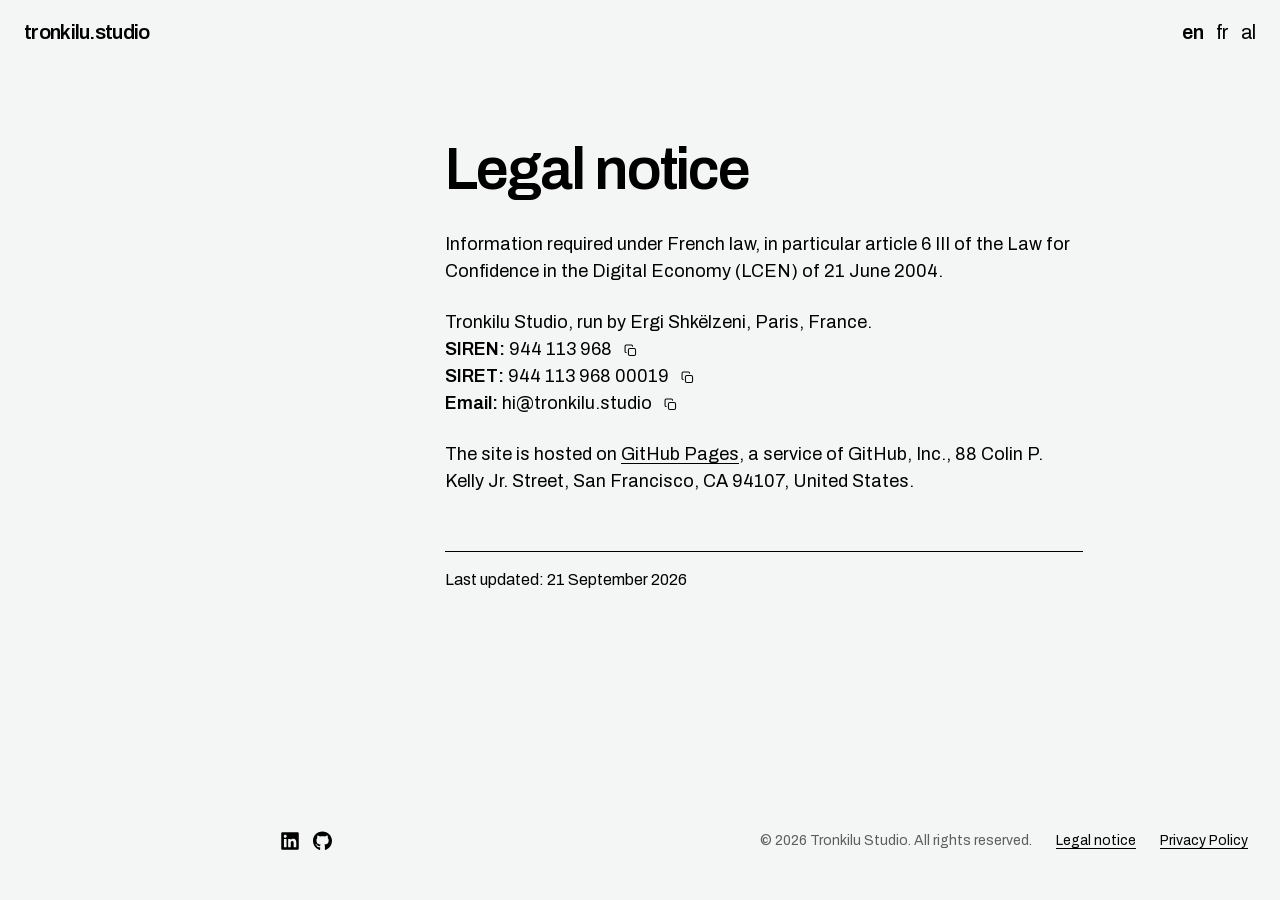
<file: en/legal/index.html>
<!DOCTYPE html>
<html lang="en"><head>
<meta charset="utf-8">
<meta name="viewport" content="width=device-width, initial-scale=1">
<title>Legal notice — tronkilu.studio</title>
<meta name="description" content="Legal notice for tronkilu.studio, the site of Ergi Shkëlzeni, visual designer and illustrator based in Paris, France.">
<meta name="robots" content="index,follow">
<meta property="og:type" content="website">
<meta property="og:title" content="Legal notice — tronkilu.studio">
<meta property="og:description" content="Publisher and hosting details for tronkilu.studio.">
<meta property="og:site_name" content="tronkilu.studio">
<meta property="og:image" content="https://tronkilu.studio/assets/share.png">
<meta property="og:image:width" content="1200">
<meta property="og:image:height" content="630">
<meta property="og:image:type" content="image/png">
<meta property="og:image:alt" content="Ergi Shkëlzeni — visual designer and illustrator, tronkilu.studio">
<meta name="twitter:card" content="summary_large_image">
<meta name="twitter:image" content="https://tronkilu.studio/assets/share.png">
<script type="application/ld+json">{"@context":"https://schema.org","@graph":[{"@type":"WebPage","@id":"https://tronkilu.studio/en/legal/#page","url":"https://tronkilu.studio/en/legal/","name":"Legal notice","isPartOf":{"@id":"https://tronkilu.studio/#website"},"inLanguage":"en"},{"@type":"BreadcrumbList","itemListElement":[{"@type":"ListItem","position":1,"name":"tronkilu.studio","item":"https://tronkilu.studio/"},{"@type":"ListItem","position":2,"name":"Legal notice"}]}]}</script>
<link rel="icon" href="../../assets/favicon.svg" type="image/svg+xml">
<link rel="icon" href="../../assets/favicon-32.png" sizes="32x32" type="image/png">
<link rel="apple-touch-icon" href="../../assets/apple-touch-icon.png">
<link rel="canonical" href="https://tronkilu.studio/en/legal/">
<link rel="alternate" hreflang="en" href="https://tronkilu.studio/en/legal/">
<link rel="alternate" hreflang="fr" href="https://tronkilu.studio/fr/legal/">
<link rel="alternate" hreflang="sq" href="https://tronkilu.studio/al/legal/">
<link rel="alternate" hreflang="x-default" href="https://tronkilu.studio/en/legal/">
<style>
:root{
/* Ink — the only real colour in the system */
--ink-900:#000000;--ink-800:#101010;--ink-700:#1c1c1c;--ink-600:#3a3a3a;--ink-500:#5e5e5e;--ink-400:#8a8a8a;--ink-300:#b4b4b4;--ink-200:#d6d6d6;--ink-100:#e8e8e8;--ink-050:#f2f2f1;--paper:#ffffff;
/* Semantic */
--text-primary:var(--ink-900);--text-secondary:var(--ink-500);--text-muted:var(--ink-400);--text-inverse:var(--paper);
--surface-page:var(--paper);--surface-card:var(--paper);--surface-sunken:var(--ink-050);--surface-inverse:var(--ink-900);
--border-hairline:var(--ink-200);--border-strong:var(--ink-900);--border-subtle:var(--ink-100);
--action-fill:var(--ink-900);--action-fill-hover:var(--ink-700);--action-text:var(--paper);
--focus-ring:var(--ink-900);
/* Semantic status: expressed as ink + pattern, never hue. Kept as aliases so consumers
   have a single place to opt into colour if a product ever needs it. */
--status-info:var(--ink-900);--status-success:var(--ink-900);--status-warning:var(--ink-900);--status-danger:var(--ink-900);
--selection-bg:var(--ink-900);--selection-text:var(--paper)}
[data-theme="inverse"]{--text-primary:var(--paper);--text-secondary:var(--ink-300);--text-muted:var(--ink-400);--text-inverse:var(--ink-900);--surface-page:var(--ink-900);--surface-card:var(--ink-900);--surface-sunken:var(--ink-800);--surface-inverse:var(--paper);--border-hairline:var(--ink-600);--border-strong:var(--paper);--border-subtle:var(--ink-700);--action-fill:var(--paper);--action-fill-hover:var(--ink-100);--action-text:var(--ink-900);--focus-ring:var(--paper)}

:root{
--space-0:0px;--space-1:4px;--space-2:8px;--space-3:12px;--space-4:16px;--space-5:24px;--space-6:32px;--space-7:48px;--space-8:64px;--space-9:96px;--space-10:128px;
--gutter:24px;--page-margin:32px;--section-y:96px;--max-width:1280px;--rail:280px}

:root{
--ease-standard:cubic-bezier(0.2,0,0,1); /* @kind other */
--ease-out:cubic-bezier(0,0,0,1); /* @kind other */
--ease-step:steps(3,end); /* @kind other */
--dur-instant:80ms; /* @kind other */
--dur-fast:120ms; /* @kind other */
--dur-base:180ms; /* @kind other */
--dur-slow:320ms /* @kind other */}

:root{
/* Grain: a tiled SVG fractal-noise mask. Applied as an ::after overlay, never baked into art. */
--grain-url:url("data:image/svg+xml,%3Csvg xmlns='http://www.w3.org/2000/svg' width='160' height='160'%3E%3Cfilter id='n'%3E%3CfeTurbulence type='fractalNoise' baseFrequency='0.8' numOctaves='3' stitchTiles='stitch'/%3E%3C/filter%3E%3Crect width='160' height='160' filter='url(%23n)' opacity='0.55'/%3E%3C/svg%3E"); /* @kind other */
--grain-opacity:0.28; /* @kind other */
--grain-opacity-strong:0.45; /* @kind other */
--grain-size:160px; /* @kind spacing */
--halftone-url:url("data:image/svg+xml,%3Csvg xmlns='http://www.w3.org/2000/svg' width='6' height='6'%3E%3Ccircle cx='1.5' cy='1.5' r='1' fill='%23000'/%3E%3C/svg%3E"); /* @kind other */
--image-filter:grayscale(1) contrast(1.12); /* @kind other */
--image-filter-hard:grayscale(1) contrast(1.6) brightness(1.05) /* @kind other */}

</style>
<style>@font-face{font-family:"Archivo";src:url("../../assets/fonts/Archivo-latin.woff2") format("woff2");font-weight:100 900;font-stretch:62% 125%;font-style:normal;font-display:swap;unicode-range:U+0000-00FF, U+0131, U+0152-0153, U+02BB-02BC, U+02C6, U+02DA, U+02DC, U+0304, U+0308, U+0329, U+2000-206F, U+20AC, U+2122, U+2191, U+2193, U+2212, U+2215, U+FEFF, U+FFFD}@font-face{font-family:"Archivo";src:url("../../assets/fonts/Archivo-ext.woff2") format("woff2");font-weight:100 900;font-stretch:62% 125%;font-style:normal;font-display:swap;unicode-range:U+0100-02BA, U+02BD-02C5, U+02C7-02CC, U+02CE-02D7, U+02DD-02FF, U+0304, U+0308, U+0329, U+1D00-1DBF, U+1E00-1E9F, U+1EF2-1EFF, U+2020, U+20A0-20AB, U+20AD-20C0, U+2113, U+2C60-2C7F, U+A720-A7FF}</style>
<style>
*{box-sizing:border-box}
:root{--t-label:11px;--t-body:15px;--t-nav:20px;--t-mid:clamp(28px,3.4vw,44px);--t-head:clamp(40px,4.6vw,64px)}
body{margin:0;min-height:100vh;display:flex;flex-direction:column;background:#F4F6F5;color:var(--ink-900);font-family:Archivo,-apple-system,"Segoe UI",Roboto,Helvetica,Arial,sans-serif;font-size:var(--t-body);font-weight:400;line-height:1.6;-webkit-font-smoothing:antialiased}
.mono{font-family:Archivo,-apple-system,"Segoe UI",Roboto,Helvetica,Arial,sans-serif;font-size:var(--t-label);font-weight:400;letter-spacing:.14em;text-transform:uppercase;line-height:1.4}
a{color:var(--ink-900);text-decoration:underline;text-decoration-thickness:1px;text-underline-offset:3px}
a:hover{text-decoration-thickness:2px}
#l1p strong{font-weight:600}
h1,h2{font-weight:600;letter-spacing:-.035em;line-height:1;margin:0}
h1{font-size:var(--t-head)}
h2{font-size:var(--t-mid)}
.layout{display:flex;flex-direction:column;flex:1;padding-left:280px}
main{display:flex;flex-direction:column;flex:1}
.site-foot{margin-top:auto}
.rail{position:fixed;top:0;left:0;width:280px;height:100vh;padding:88px 24px 24px;display:flex;flex-direction:column;gap:48px}
.rail a{font-family:Archivo,-apple-system,"Segoe UI",Roboto,Helvetica,Arial,sans-serif;font-size:var(--t-nav);letter-spacing:-.02em;text-decoration:none}
.rail a:hover{text-decoration:underline}
.topbar{position:fixed;top:0;left:0;right:0;height:64px;display:flex;align-items:center;justify-content:space-between;padding:0 24px;background:#F4F6F5;z-index:10}
.topbar .mark{font-family:Archivo,-apple-system,"Segoe UI",Roboto,Helvetica,Arial,sans-serif;font-weight:600;font-size:var(--t-nav);letter-spacing:-.035em;text-decoration:none;color:var(--ink-900)}
.lang{display:flex;gap:12px}
.lang button{background:none;border:0;padding:0;color:var(--ink-900);font-family:Archivo,-apple-system,"Segoe UI",Roboto,Helvetica,Arial,sans-serif;font-size:var(--t-nav);font-weight:400;letter-spacing:-.02em;cursor:pointer}
.lang button[aria-pressed=true]{font-weight:600}
main{min-width:0}
.body{flex:0 0 auto}
.body{padding:140px 32px 96px 0;max-width:900px;margin:0 auto}
.bio{font-size:18px;line-height:1.5;max-width:58ch}
section{margin-top:24px}
section+section{margin-top:24px}
h2{margin-bottom:24px}
.body>hr{margin:56px 0 16px!important}
.site-foot{display:flex;justify-content:space-between;align-items:center;padding:48px 32px 48px 0;width:100%}
.site-foot .icons{display:flex;align-items:center;gap:12px;margin-right:auto}
.site-foot .legal-links{display:flex;flex-wrap:wrap;align-items:center;gap:8px 24px}
.site-foot .legal-links a{white-space:nowrap}
.copyright{font-size:14px;color:var(--ink-500);margin-right:24px}
@media(max-width:860px){.site-foot{flex-wrap:wrap;gap:12px}.copyright{width:100%;margin-right:0;order:2}}
.site-foot a.li-icon,.site-foot a.gh-icon{width:20px;height:20px;background:currentColor;-webkit-mask:var(--i) center/contain no-repeat;mask:var(--i) center/contain no-repeat;transition:-webkit-mask-size 200ms cubic-bezier(.2,0,0,1),mask-size 200ms cubic-bezier(.2,0,0,1)}
.site-foot a.li-icon:hover,.site-foot a.gh-icon:hover{-webkit-mask-size:85%;mask-size:85%}
.site-foot a.gh-icon{order:1}
.site-foot .legal-links a{font-size:14px;text-decoration:underline;text-decoration-thickness:1px;text-underline-offset:3px}
.site-foot .legal-links a:hover{text-decoration:none}
@media(max-width:860px){.site-foot{padding-left:32px;padding-right:32px}}
.val{color:var(--ink-900)}
@keyframes valPulse{0%{color:var(--ink-900)}12%{color:var(--ink-300,#b4b4b4)}100%{color:var(--ink-900)}}
.val.flash{animation:valPulse 1400ms cubic-bezier(.33,0,.15,1)}
.copy{font:inherit;color:inherit;background:none;border:0;border-radius:3px;padding:3px;margin-left:4px;cursor:pointer;display:inline-flex;align-items:center;gap:0;vertical-align:-3px;line-height:0;position:relative;transition:background 200ms cubic-bezier(.2,0,0,1)}
.copy:hover{background:var(--ink-100,#E8E8E8)}
.copy:active{background:var(--ink-200,#D6D6D6)}
.copy svg{width:15px;height:15px;flex:none;display:block;transition:opacity 180ms cubic-bezier(.2,0,0,1),transform 220ms cubic-bezier(.2,0,0,1)}
.copy .ic-done{position:absolute;top:3px;left:3px;opacity:0;transform:scale(.6)}
.copy.done .ic-copy{opacity:0;transform:scale(.6)}
.copy.done .ic-done{opacity:1;transform:scale(1)}
.copy .copy-label{position:absolute;left:50%;bottom:calc(100% + 6px);transform:translate(-50%,3px);font-family:Archivo,-apple-system,"Segoe UI",Roboto,Helvetica,Arial,sans-serif;font-size:12px;letter-spacing:-.01em;line-height:1;white-space:nowrap;background:var(--ink-900);color:var(--paper);padding:4px 6px;opacity:0;pointer-events:none;transition:opacity 180ms cubic-bezier(.2,0,0,1),transform 180ms cubic-bezier(.2,0,0,1)}
.copy.done .copy-label{opacity:1;transform:translate(-50%,0)}
.copy:focus-visible{outline:1px solid var(--ink-900);outline-offset:2px}
h2{margin-bottom:8px}
@media(max-width:860px){
.layout{padding-left:0}
.rail{width:auto;padding:72px 16px 16px}
.body{padding-left:32px;padding-right:32px;padding-top:100px;padding-bottom:64px}
}
</style>
</head>
<body>
<header class="topbar"><a class="mark" href="/en/">tronkilu.studio</a><div class="lang"><noscript><style>.lang button{display:none!important}.nojs-lang{display:flex;gap:12px}.nojs-lang a{color:inherit;text-decoration:none;font-size:var(--t-nav);letter-spacing:-.02em}.nojs-lang a[aria-current]{font-weight:600}@media(max-width:860px){.rail{position:absolute}}</style><div class="nojs-lang"><a href="../../en/legal/" aria-current="page">en</a><a href="../../fr/legal/">fr</a><a href="../../al/legal/">al</a></div></noscript><button type="button" data-lang="en" aria-pressed="true">en</button><button type="button" data-lang="fr" aria-pressed="false">fr</button><button type="button" data-lang="al" aria-pressed="false">al</button></div></header>
<div class="layout">
<main>
<div class="body">
<h1 id="legalH1" style="margin-bottom:32px">Legal notice</h1>
<p class="bio" id="legalIntro">Information required under French law, in particular article 6 III of the Law for Confidence in the Digital Economy (LCEN) of 21 June 2004.</p>
<section>
<p class="bio" id="l1p">Tronkilu Studio, run by Ergi Shkëlzeni, Paris, France.<br><strong>SIREN:</strong> <span class="val">944&nbsp;113&nbsp;968</span> <button type="button" class="copy" data-copy="944113968" aria-label="Copy"><svg class="ic-copy" viewBox="0 0 20 20" fill="none" stroke="currentColor" stroke-width="1.4" stroke-linecap="round" stroke-linejoin="round"><rect x="7.25" y="7.25" width="9.5" height="9.5" rx="2"></rect><path d="M12.75 4.25a1.5 1.5 0 0 0-1.5-1.5h-7a1.5 1.5 0 0 0-1.5 1.5v7a1.5 1.5 0 0 0 1.5 1.5"></path></svg><svg class="ic-done" viewBox="0 0 20 20" fill="none" stroke="currentColor" stroke-width="1.6" stroke-linecap="round" stroke-linejoin="round"><path d="M4.5 10.5l3.5 3.5 7.5-8"></path></svg><span class="copy-label"></span></button><br><strong>SIRET:</strong> <span class="val">944&nbsp;113&nbsp;968&nbsp;00019</span> <button type="button" class="copy" data-copy="94411396800019" aria-label="Copy"><svg class="ic-copy" viewBox="0 0 20 20" fill="none" stroke="currentColor" stroke-width="1.4" stroke-linecap="round" stroke-linejoin="round"><rect x="7.25" y="7.25" width="9.5" height="9.5" rx="2"></rect><path d="M12.75 4.25a1.5 1.5 0 0 0-1.5-1.5h-7a1.5 1.5 0 0 0-1.5 1.5v7a1.5 1.5 0 0 0 1.5 1.5"></path></svg><svg class="ic-done" viewBox="0 0 20 20" fill="none" stroke="currentColor" stroke-width="1.6" stroke-linecap="round" stroke-linejoin="round"><path d="M4.5 10.5l3.5 3.5 7.5-8"></path></svg><span class="copy-label"></span></button><br><strong>Email:</strong> <span class="val">hi@tronkilu.studio</span> <button type="button" class="copy" data-copy="hi@tronkilu.studio" aria-label="Copy"><svg class="ic-copy" viewBox="0 0 20 20" fill="none" stroke="currentColor" stroke-width="1.4" stroke-linecap="round" stroke-linejoin="round"><rect x="7.25" y="7.25" width="9.5" height="9.5" rx="2"></rect><path d="M12.75 4.25a1.5 1.5 0 0 0-1.5-1.5h-7a1.5 1.5 0 0 0-1.5 1.5v7a1.5 1.5 0 0 0 1.5 1.5"></path></svg><svg class="ic-done" viewBox="0 0 20 20" fill="none" stroke="currentColor" stroke-width="1.6" stroke-linecap="round" stroke-linejoin="round"><path d="M4.5 10.5l3.5 3.5 7.5-8"></path></svg><span class="copy-label"></span></button></p>
</section>
<section>
<p class="bio" id="l3p">The site is hosted on <a href="https://pages.github.com" target="_blank" rel="noopener">GitHub Pages</a>, a service of GitHub, Inc., 88 Colin P. Kelly Jr. Street, San Francisco, CA 94107, United States.</p>
</section>
<hr style="margin:56px 0 14px;border:0;border-top:1px solid var(--ink-900)">
<p class="bio" id="lastUpdated" style="font-size:16px">Last updated: 21 September 2026</p>
</div>
<div class="site-foot"><div class="icons"><a href="https://github.com/tronkilu-studio/tronkilu-studio-website" target="_blank" rel="me noopener" aria-label="GitHub repository" class="gh-icon" style="--i:url('data:image/svg+xml;utf8,%3Csvg%20width%3D%2231%22%20height%3D%2232%22%20viewBox%3D%220%200%2031%2032%22%20fill%3D%22%23000%22%20xmlns%3D%22http%3A%2F%2Fwww.w3.org%2F2000%2Fsvg%22%3E%3Cpath%20d%3D%22M10.3687%2024.8375C10.3687%2024.9625%2010.225%2025.0625%2010.0437%2025.0625C9.8375%2025.0812%209.69375%2024.9812%209.69375%2024.8375C9.69375%2024.7125%209.8375%2024.6125%2010.0188%2024.6125C10.2063%2024.5938%2010.3687%2024.6938%2010.3687%2024.8375ZM8.425%2024.5562C8.38125%2024.6812%208.50625%2024.825%208.69375%2024.8625C8.85625%2024.925%209.04375%2024.8625%209.08125%2024.7375C9.11875%2024.6125%209%2024.4688%208.8125%2024.4125C8.65%2024.3687%208.46875%2024.4312%208.425%2024.5562ZM11.1875%2024.45C11.0063%2024.4938%2010.8812%2024.6125%2010.9%2024.7563C10.9187%2024.8813%2011.0813%2024.9625%2011.2688%2024.9188C11.45%2024.875%2011.575%2024.7563%2011.5562%2024.6313C11.5375%2024.5125%2011.3687%2024.4313%2011.1875%2024.45ZM15.3%200.5C6.63125%200.5%200%207.08125%200%2015.75C0%2022.6812%204.3625%2028.6125%2010.5938%2030.7C11.3938%2030.8438%2011.675%2030.35%2011.675%2029.9438C11.675%2029.5562%2011.6562%2027.4188%2011.6562%2026.1063C11.6562%2026.1063%207.28125%2027.0437%206.3625%2024.2437C6.3625%2024.2437%205.65%2022.425%204.625%2021.9562C4.625%2021.9562%203.19375%2020.975%204.725%2020.9937C4.725%2020.9937%206.28125%2021.1188%207.1375%2022.6063C8.50625%2025.0188%2010.8%2024.325%2011.6938%2023.9125C11.8375%2022.9125%2012.2438%2022.2188%2012.6938%2021.8062C9.2%2021.4187%205.675%2020.9125%205.675%2014.9C5.675%2013.1812%206.15%2012.3188%207.15%2011.2188C6.9875%2010.8125%206.45625%209.1375%207.3125%206.975C8.61875%206.56875%2011.625%208.6625%2011.625%208.6625C12.875%208.3125%2014.2188%208.13125%2015.55%208.13125C16.8813%208.13125%2018.225%208.3125%2019.475%208.6625C19.475%208.6625%2022.4813%206.5625%2023.7875%206.975C24.6438%209.14375%2024.1125%2010.8125%2023.95%2011.2188C24.95%2012.325%2025.5625%2013.1875%2025.5625%2014.9C25.5625%2020.9312%2021.8813%2021.4125%2018.3875%2021.8062C18.9625%2022.3%2019.45%2023.2375%2019.45%2024.7062C19.45%2026.8125%2019.4312%2029.4187%2019.4312%2029.9312C19.4312%2030.3375%2019.7188%2030.8312%2020.5125%2030.6875C26.7625%2028.6125%2031%2022.6812%2031%2015.75C31%207.08125%2023.9688%200.5%2015.3%200.5ZM6.075%2022.0562C5.99375%2022.1187%206.0125%2022.2625%206.11875%2022.3813C6.21875%2022.4813%206.3625%2022.525%206.44375%2022.4438C6.525%2022.3813%206.50625%2022.2375%206.4%2022.1187C6.3%2022.0187%206.15625%2021.975%206.075%2022.0562ZM5.4%2021.55C5.35625%2021.6312%205.41875%2021.7313%205.54375%2021.7938C5.64375%2021.8563%205.76875%2021.8375%205.8125%2021.75C5.85625%2021.6688%205.79375%2021.5688%205.66875%2021.5063C5.54375%2021.4688%205.44375%2021.4875%205.4%2021.55ZM7.425%2023.775C7.325%2023.8562%207.3625%2024.0438%207.50625%2024.1625C7.65%2024.3062%207.83125%2024.325%207.9125%2024.225C7.99375%2024.1438%207.95625%2023.9562%207.83125%2023.8375C7.69375%2023.6938%207.50625%2023.675%207.425%2023.775ZM6.7125%2022.8563C6.6125%2022.9188%206.6125%2023.0813%206.7125%2023.225C6.8125%2023.3687%206.98125%2023.4312%207.0625%2023.3687C7.1625%2023.2875%207.1625%2023.125%207.0625%2022.9813C6.975%2022.8375%206.8125%2022.775%206.7125%2022.8563Z%22%20fill%3D%22black%22%3E%3C%2Fpath%3E%3C%2Fsvg%3E')"></a><a href="https://www.linkedin.com/in/ergishkëlzeni" target="_blank" rel="me noopener" aria-label="LinkedIn" class="li-icon" style="--i:url('data:image/svg+xml;utf8,%3Csvg%20xmlns%3D%22http%3A%2F%2Fwww.w3.org%2F2000%2Fsvg%22%20viewBox%3D%220%200%2028%2032%22%3E%3Cpath%20d%3D%22M26%202H1.99375C0.89375%202%200%202.90625%200%204.01875V27.9813C0%2029.0938%200.89375%2030%201.99375%2030H26C27.1%2030%2028%2029.0938%2028%2027.9813V4.01875C28%202.90625%2027.1%202%2026%202ZM8.4625%2026H4.3125V12.6375H8.46875V26H8.4625ZM6.3875%2010.8125C5.05625%2010.8125%203.98125%209.73125%203.98125%208.40625C3.98125%207.08125%205.05625%206%206.3875%206C7.7125%206%208.79375%207.08125%208.79375%208.40625C8.79375%209.7375%207.71875%2010.8125%206.3875%2010.8125ZM24.0187%2026H19.8687V19.5C19.8687%2017.95%2019.8375%2015.9563%2017.7125%2015.9563C15.55%2015.9563%2015.2188%2017.6438%2015.2188%2019.3875V26H11.0688V12.6375H15.05V14.4625H15.1062C15.6625%2013.4125%2017.0188%2012.3062%2019.0375%2012.3062C23.2375%2012.3062%2024.0187%2015.075%2024.0187%2018.675V26Z%22%2F%3E%3C%2Fsvg%3E')"></a></div><span class="copyright" id="copyrightLine">© 2026 Tronkilu Studio. All rights reserved.</span><div class="legal-links"><a href="/en/legal/" id="legalLinkLabel">Legal notice</a><a href="/en/privacy/" id="privacyLinkLabel">Privacy Policy</a></div></div>
</main>
</div>
<script>
const PAGE_LANG="en",PAGE_SUB="legal/";
const I18N={
copyrightLine:{en:"\u00a9 2026 Tronkilu Studio. All rights reserved.",fr:"\u00a9 2026 Tronkilu Studio. Tous droits r\u00e9serv\u00e9s.",al:"\u00a9 2026 Tronkilu Studio. T\u00eb gjitha t\u00eb drejtat e rezervuara."},

legalH1:{en:"Legal notice",fr:"Mentions l\u00e9gales",al:"Sh\u00ebnime ligjore"},
legalIntro:{en:"Information required under French law, in particular article 6 III of the Law for Confidence in the Digital Economy (LCEN) of 21 June 2004.",fr:"Informations requises par la loi fran\u00e7aise, notamment l\'article 6 III de la loi pour la confiance dans l\'\u00e9conomie num\u00e9rique (LCEN) du 21 juin 2004.",al:"Informacione t\u00eb k\u00ebrkuara nga legjislacioni francez, n\u00eb ve\u00e7anti nga neni 6 III i ligjit p\u00ebr besimin n\u00eb ekonomin\u00eb dixhitale (LCEN) i 21 qershorit 2004."},
l1p:{en:'Tronkilu Studio, run by Ergi Shk\u00eblzeni, Paris, France.<br><strong>SIREN:</strong> <span class="val">944\u00a0113\u00a0968</span> <button type="button" class="copy" data-copy="944113968" aria-label="Copy"><svg class="ic-copy" viewBox="0 0 20 20" fill="none" stroke="currentColor" stroke-width="1.4" stroke-linecap="round" stroke-linejoin="round"><rect x="7.25" y="7.25" width="9.5" height="9.5" rx="2"></rect><path d="M12.75 4.25a1.5 1.5 0 0 0-1.5-1.5h-7a1.5 1.5 0 0 0-1.5 1.5v7a1.5 1.5 0 0 0 1.5 1.5"></path></svg><svg class="ic-done" viewBox="0 0 20 20" fill="none" stroke="currentColor" stroke-width="1.6" stroke-linecap="round" stroke-linejoin="round"><path d="M4.5 10.5l3.5 3.5 7.5-8"></path></svg><span class="copy-label"></span></button><br><strong>SIRET:</strong> <span class="val">944\u00a0113\u00a0968\u00a000019</span> <button type="button" class="copy" data-copy="94411396800019" aria-label="Copy"><svg class="ic-copy" viewBox="0 0 20 20" fill="none" stroke="currentColor" stroke-width="1.4" stroke-linecap="round" stroke-linejoin="round"><rect x="7.25" y="7.25" width="9.5" height="9.5" rx="2"></rect><path d="M12.75 4.25a1.5 1.5 0 0 0-1.5-1.5h-7a1.5 1.5 0 0 0-1.5 1.5v7a1.5 1.5 0 0 0 1.5 1.5"></path></svg><svg class="ic-done" viewBox="0 0 20 20" fill="none" stroke="currentColor" stroke-width="1.6" stroke-linecap="round" stroke-linejoin="round"><path d="M4.5 10.5l3.5 3.5 7.5-8"></path></svg><span class="copy-label"></span></button><br><strong>Email:</strong> <span class="val">hi@tronkilu.studio</span> <button type="button" class="copy" data-copy="hi@tronkilu.studio" aria-label="Copy"><svg class="ic-copy" viewBox="0 0 20 20" fill="none" stroke="currentColor" stroke-width="1.4" stroke-linecap="round" stroke-linejoin="round"><rect x="7.25" y="7.25" width="9.5" height="9.5" rx="2"></rect><path d="M12.75 4.25a1.5 1.5 0 0 0-1.5-1.5h-7a1.5 1.5 0 0 0-1.5 1.5v7a1.5 1.5 0 0 0 1.5 1.5"></path></svg><svg class="ic-done" viewBox="0 0 20 20" fill="none" stroke="currentColor" stroke-width="1.6" stroke-linecap="round" stroke-linejoin="round"><path d="M4.5 10.5l3.5 3.5 7.5-8"></path></svg><span class="copy-label"></span></button>',fr:'Tronkilu Studio, exploit\u00e9 par Ergi Shk\u00eblzeni, Paris, France.<br><strong>SIREN\u00a0:</strong> <span class="val">944\u00a0113\u00a0968</span> <button type="button" class="copy" data-copy="944113968" aria-label="Copy"><svg class="ic-copy" viewBox="0 0 20 20" fill="none" stroke="currentColor" stroke-width="1.4" stroke-linecap="round" stroke-linejoin="round"><rect x="7.25" y="7.25" width="9.5" height="9.5" rx="2"></rect><path d="M12.75 4.25a1.5 1.5 0 0 0-1.5-1.5h-7a1.5 1.5 0 0 0-1.5 1.5v7a1.5 1.5 0 0 0 1.5 1.5"></path></svg><svg class="ic-done" viewBox="0 0 20 20" fill="none" stroke="currentColor" stroke-width="1.6" stroke-linecap="round" stroke-linejoin="round"><path d="M4.5 10.5l3.5 3.5 7.5-8"></path></svg><span class="copy-label"></span></button><br><strong>SIRET\u00a0:</strong> <span class="val">944\u00a0113\u00a0968\u00a000019</span> <button type="button" class="copy" data-copy="94411396800019" aria-label="Copy"><svg class="ic-copy" viewBox="0 0 20 20" fill="none" stroke="currentColor" stroke-width="1.4" stroke-linecap="round" stroke-linejoin="round"><rect x="7.25" y="7.25" width="9.5" height="9.5" rx="2"></rect><path d="M12.75 4.25a1.5 1.5 0 0 0-1.5-1.5h-7a1.5 1.5 0 0 0-1.5 1.5v7a1.5 1.5 0 0 0 1.5 1.5"></path></svg><svg class="ic-done" viewBox="0 0 20 20" fill="none" stroke="currentColor" stroke-width="1.6" stroke-linecap="round" stroke-linejoin="round"><path d="M4.5 10.5l3.5 3.5 7.5-8"></path></svg><span class="copy-label"></span></button><br><strong>E-mail\u00a0:</strong> <span class="val">hi@tronkilu.studio</span> <button type="button" class="copy" data-copy="hi@tronkilu.studio" aria-label="Copy"><svg class="ic-copy" viewBox="0 0 20 20" fill="none" stroke="currentColor" stroke-width="1.4" stroke-linecap="round" stroke-linejoin="round"><rect x="7.25" y="7.25" width="9.5" height="9.5" rx="2"></rect><path d="M12.75 4.25a1.5 1.5 0 0 0-1.5-1.5h-7a1.5 1.5 0 0 0-1.5 1.5v7a1.5 1.5 0 0 0 1.5 1.5"></path></svg><svg class="ic-done" viewBox="0 0 20 20" fill="none" stroke="currentColor" stroke-width="1.6" stroke-linecap="round" stroke-linejoin="round"><path d="M4.5 10.5l3.5 3.5 7.5-8"></path></svg><span class="copy-label"></span></button>',al:'Tronkilu Studio, i drejtuar nga Ergi Shk\u00eblzeni, Paris, Franc\u00eb.<br><strong>SIREN:</strong> <span class="val">944\u00a0113\u00a0968</span> <button type="button" class="copy" data-copy="944113968" aria-label="Copy"><svg class="ic-copy" viewBox="0 0 20 20" fill="none" stroke="currentColor" stroke-width="1.4" stroke-linecap="round" stroke-linejoin="round"><rect x="7.25" y="7.25" width="9.5" height="9.5" rx="2"></rect><path d="M12.75 4.25a1.5 1.5 0 0 0-1.5-1.5h-7a1.5 1.5 0 0 0-1.5 1.5v7a1.5 1.5 0 0 0 1.5 1.5"></path></svg><svg class="ic-done" viewBox="0 0 20 20" fill="none" stroke="currentColor" stroke-width="1.6" stroke-linecap="round" stroke-linejoin="round"><path d="M4.5 10.5l3.5 3.5 7.5-8"></path></svg><span class="copy-label"></span></button><br><strong>SIRET:</strong> <span class="val">944\u00a0113\u00a0968\u00a000019</span> <button type="button" class="copy" data-copy="94411396800019" aria-label="Copy"><svg class="ic-copy" viewBox="0 0 20 20" fill="none" stroke="currentColor" stroke-width="1.4" stroke-linecap="round" stroke-linejoin="round"><rect x="7.25" y="7.25" width="9.5" height="9.5" rx="2"></rect><path d="M12.75 4.25a1.5 1.5 0 0 0-1.5-1.5h-7a1.5 1.5 0 0 0-1.5 1.5v7a1.5 1.5 0 0 0 1.5 1.5"></path></svg><svg class="ic-done" viewBox="0 0 20 20" fill="none" stroke="currentColor" stroke-width="1.6" stroke-linecap="round" stroke-linejoin="round"><path d="M4.5 10.5l3.5 3.5 7.5-8"></path></svg><span class="copy-label"></span></button><br><strong>Email:</strong> <span class="val">hi@tronkilu.studio</span> <button type="button" class="copy" data-copy="hi@tronkilu.studio" aria-label="Copy"><svg class="ic-copy" viewBox="0 0 20 20" fill="none" stroke="currentColor" stroke-width="1.4" stroke-linecap="round" stroke-linejoin="round"><rect x="7.25" y="7.25" width="9.5" height="9.5" rx="2"></rect><path d="M12.75 4.25a1.5 1.5 0 0 0-1.5-1.5h-7a1.5 1.5 0 0 0-1.5 1.5v7a1.5 1.5 0 0 0 1.5 1.5"></path></svg><svg class="ic-done" viewBox="0 0 20 20" fill="none" stroke="currentColor" stroke-width="1.6" stroke-linecap="round" stroke-linejoin="round"><path d="M4.5 10.5l3.5 3.5 7.5-8"></path></svg><span class="copy-label"></span></button>'},
l3p:{en:'The site is hosted on <a href="https://pages.github.com" target="_blank" rel="noopener">GitHub Pages</a>, a service of GitHub, Inc., 88 Colin P. Kelly Jr. Street, San Francisco, CA 94107, United States.',fr:'Le site est h\u00e9berg\u00e9 par <a href="https://pages.github.com" target="_blank" rel="noopener">GitHub Pages</a>, service de GitHub, Inc., 88 Colin P. Kelly Jr. Street, San Francisco, CA 94107, \u00c9tats-Unis.',al:'Faqja hostohet te <a href="https://pages.github.com" target="_blank" rel="noopener">GitHub Pages</a>, sh\u00ebrbim i GitHub, Inc., 88 Colin P. Kelly Jr. Street, San Francisco, CA 94107, Shtetet e Bashkuara.'},
lastUpdated:{en:"Last updated: 21 September 2026",fr:"Derni\u00e8re mise \u00e0 jour\u00a0: 21 septembre 2026",al:"P\u00ebrdit\u00ebsuar m\u00eb 21 shtator 2026"}
};
const langBtns=document.querySelectorAll('.lang button');
function setLang(l){document.documentElement.lang=l==='al'?'sq':l;langBtns.forEach(b=>b.setAttribute('aria-pressed',String(b.dataset.lang===l)));try{localStorage.setItem('tronkilu-lang',l)}catch(e){}Object.entries(I18N).forEach(([id,v])=>{const el=document.getElementById(id);if(el)el.innerHTML=v[l]})}
langBtns.forEach(b=>b.addEventListener('click',()=>{const n=b.dataset.lang;if(n===PAGE_LANG)return;try{localStorage.setItem('tronkilu-lang',n)}catch(e){}location.href='../../'+n+'/'+PAGE_SUB+location.hash}));
let saved=null;try{saved=localStorage.getItem('tronkilu-lang')}catch(e){}
setLang(PAGE_LANG);
const COPIED={en:"Copied",fr:"Copi\u00e9",al:"Kopjuar"};
function legacyCopy(v){const t=document.createElement('textarea');t.value=v;t.setAttribute('readonly','');t.style.cssText='position:fixed;top:0;left:-9999px';document.body.appendChild(t);t.select();t.setSelectionRange(0,t.value.length);let ok=false;try{ok=document.execCommand('copy')}catch(e){}t.remove();return ok}
document.addEventListener('click',function(e){const b=e.target.closest('.copy');if(!b)return;const v=b.dataset.copy;const lg=document.documentElement.lang==='sq'?'al':document.documentElement.lang;const lab=b.querySelector('.copy-label');if(lab)lab.textContent=COPIED[lg]||COPIED.en;b.classList.add('done');var val=b.previousElementSibling;if(val&&val.classList.contains('val')){val.classList.remove('flash');void val.offsetWidth;val.classList.add('flash')}clearTimeout(b._t);b._t=setTimeout(function(){b.classList.remove('done')},1500);if(navigator.clipboard&&navigator.clipboard.writeText){navigator.clipboard.writeText(v).catch(function(){legacyCopy(v)})}else{legacyCopy(v)}});
</script>


</body></html>
</file>
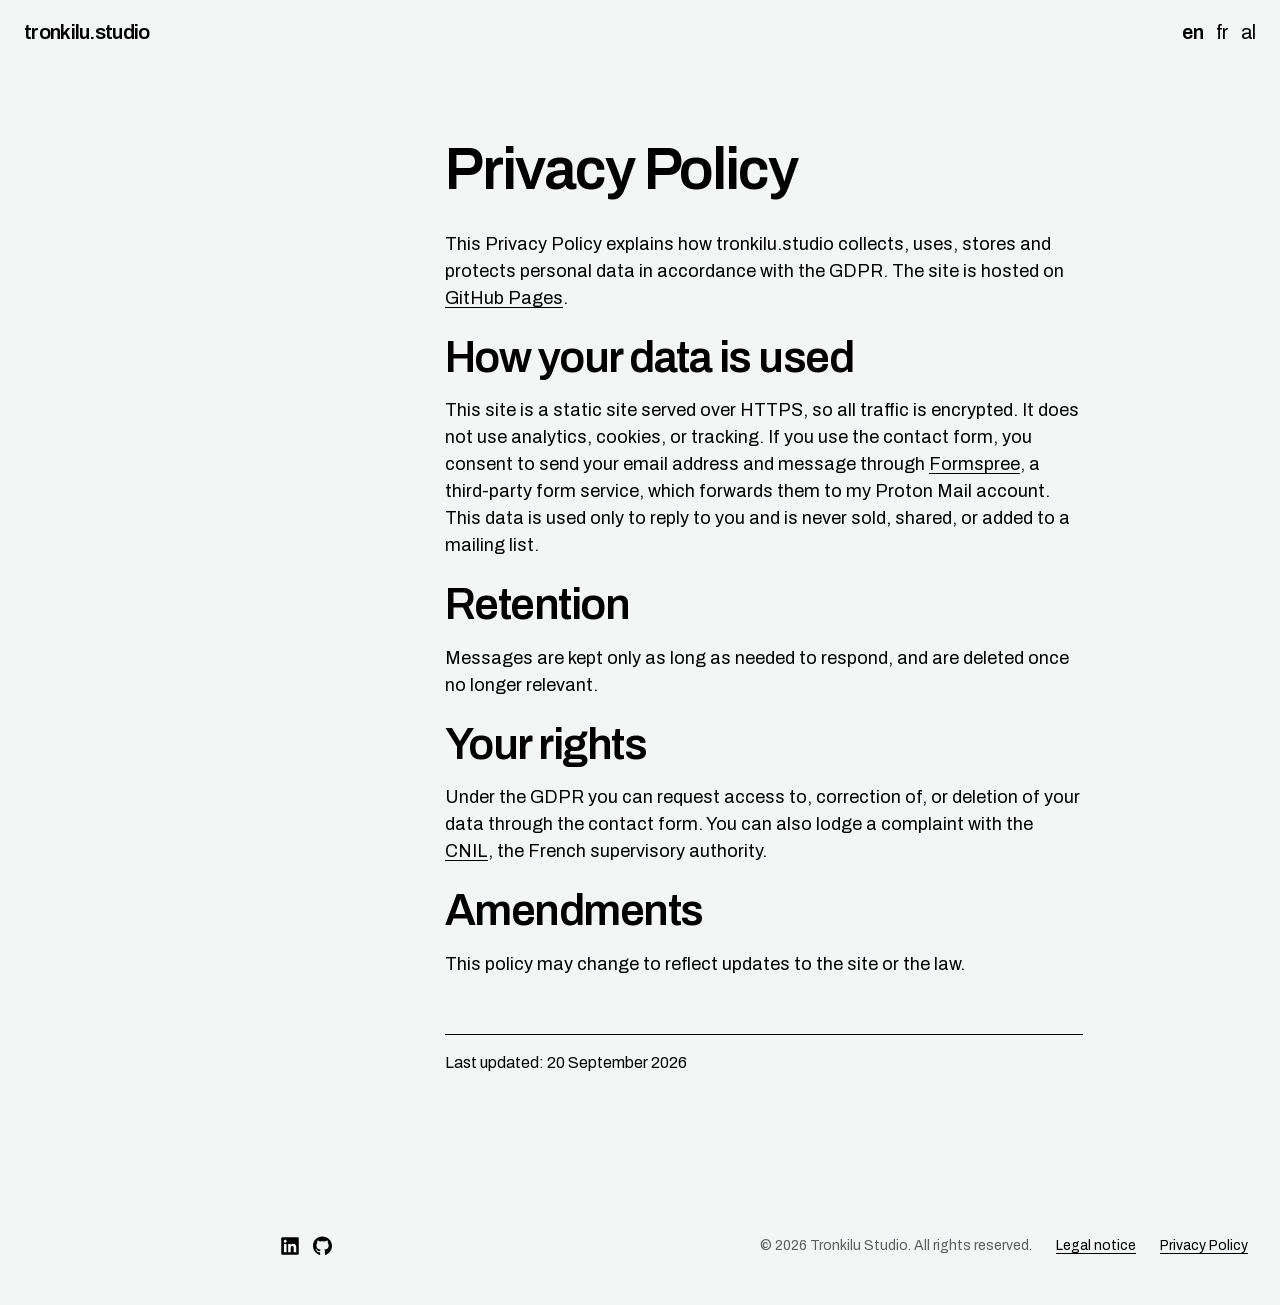
<file: en/privacy/index.html>
<!DOCTYPE html>
<html lang="en"><head>
<meta charset="utf-8">
<meta name="viewport" content="width=device-width, initial-scale=1">
<title>Privacy Policy — tronkilu.studio</title>
<meta name="description" content="Privacy policy for tronkilu.studio, the site of Ergi Shkëlzeni, visual designer and illustrator.">
<meta name="robots" content="index,follow">
<meta property="og:type" content="website">
<meta property="og:title" content="Privacy Policy — tronkilu.studio">
<meta property="og:description" content="How tronkilu.studio handles personal data.">
<meta property="og:site_name" content="tronkilu.studio">
<meta property="og:image" content="https://tronkilu.studio/assets/share.png">
<meta property="og:image:width" content="1200">
<meta property="og:image:height" content="630">
<meta property="og:image:type" content="image/png">
<meta property="og:image:alt" content="Ergi Shkëlzeni — visual designer and illustrator, tronkilu.studio">
<meta name="twitter:card" content="summary_large_image">
<meta name="twitter:image" content="https://tronkilu.studio/assets/share.png">
<script type="application/ld+json">{"@context":"https://schema.org","@graph":[{"@type":"WebPage","@id":"https://tronkilu.studio/en/privacy/#page","url":"https://tronkilu.studio/en/privacy/","name":"Privacy Policy","isPartOf":{"@id":"https://tronkilu.studio/#website"},"inLanguage":"en"},{"@type":"BreadcrumbList","itemListElement":[{"@type":"ListItem","position":1,"name":"tronkilu.studio","item":"https://tronkilu.studio/"},{"@type":"ListItem","position":2,"name":"Privacy Policy"}]}]}</script>
<link rel="icon" href="../../assets/favicon.svg" type="image/svg+xml">
<link rel="icon" href="../../assets/favicon-32.png" sizes="32x32" type="image/png">
<link rel="apple-touch-icon" href="../../assets/apple-touch-icon.png">
<link rel="canonical" href="https://tronkilu.studio/en/privacy/">
<link rel="alternate" hreflang="en" href="https://tronkilu.studio/en/privacy/">
<link rel="alternate" hreflang="fr" href="https://tronkilu.studio/fr/privacy/">
<link rel="alternate" hreflang="sq" href="https://tronkilu.studio/al/privacy/">
<link rel="alternate" hreflang="x-default" href="https://tronkilu.studio/en/privacy/">
<style>
:root{
/* Ink — the only real colour in the system */
--ink-900:#000000;--ink-800:#101010;--ink-700:#1c1c1c;--ink-600:#3a3a3a;--ink-500:#5e5e5e;--ink-400:#8a8a8a;--ink-300:#b4b4b4;--ink-200:#d6d6d6;--ink-100:#e8e8e8;--ink-050:#f2f2f1;--paper:#ffffff;
/* Semantic */
--text-primary:var(--ink-900);--text-secondary:var(--ink-500);--text-muted:var(--ink-400);--text-inverse:var(--paper);
--surface-page:var(--paper);--surface-card:var(--paper);--surface-sunken:var(--ink-050);--surface-inverse:var(--ink-900);
--border-hairline:var(--ink-200);--border-strong:var(--ink-900);--border-subtle:var(--ink-100);
--action-fill:var(--ink-900);--action-fill-hover:var(--ink-700);--action-text:var(--paper);
--focus-ring:var(--ink-900);
/* Semantic status: expressed as ink + pattern, never hue. Kept as aliases so consumers
   have a single place to opt into colour if a product ever needs it. */
--status-info:var(--ink-900);--status-success:var(--ink-900);--status-warning:var(--ink-900);--status-danger:var(--ink-900);
--selection-bg:var(--ink-900);--selection-text:var(--paper)}
[data-theme="inverse"]{--text-primary:var(--paper);--text-secondary:var(--ink-300);--text-muted:var(--ink-400);--text-inverse:var(--ink-900);--surface-page:var(--ink-900);--surface-card:var(--ink-900);--surface-sunken:var(--ink-800);--surface-inverse:var(--paper);--border-hairline:var(--ink-600);--border-strong:var(--paper);--border-subtle:var(--ink-700);--action-fill:var(--paper);--action-fill-hover:var(--ink-100);--action-text:var(--ink-900);--focus-ring:var(--paper)}

:root{
--space-0:0px;--space-1:4px;--space-2:8px;--space-3:12px;--space-4:16px;--space-5:24px;--space-6:32px;--space-7:48px;--space-8:64px;--space-9:96px;--space-10:128px;
--gutter:24px;--page-margin:32px;--section-y:96px;--max-width:1280px;--rail:280px}

:root{
--ease-standard:cubic-bezier(0.2,0,0,1); /* @kind other */
--ease-out:cubic-bezier(0,0,0,1); /* @kind other */
--ease-step:steps(3,end); /* @kind other */
--dur-instant:80ms; /* @kind other */
--dur-fast:120ms; /* @kind other */
--dur-base:180ms; /* @kind other */
--dur-slow:320ms /* @kind other */}

:root{
/* Grain: a tiled SVG fractal-noise mask. Applied as an ::after overlay, never baked into art. */
--grain-url:url("data:image/svg+xml,%3Csvg xmlns='http://www.w3.org/2000/svg' width='160' height='160'%3E%3Cfilter id='n'%3E%3CfeTurbulence type='fractalNoise' baseFrequency='0.8' numOctaves='3' stitchTiles='stitch'/%3E%3C/filter%3E%3Crect width='160' height='160' filter='url(%23n)' opacity='0.55'/%3E%3C/svg%3E"); /* @kind other */
--grain-opacity:0.28; /* @kind other */
--grain-opacity-strong:0.45; /* @kind other */
--grain-size:160px; /* @kind spacing */
--halftone-url:url("data:image/svg+xml,%3Csvg xmlns='http://www.w3.org/2000/svg' width='6' height='6'%3E%3Ccircle cx='1.5' cy='1.5' r='1' fill='%23000'/%3E%3C/svg%3E"); /* @kind other */
--image-filter:grayscale(1) contrast(1.12); /* @kind other */
--image-filter-hard:grayscale(1) contrast(1.6) brightness(1.05) /* @kind other */}

</style>
<style>@font-face{font-family:"Archivo";src:url("../../assets/fonts/Archivo-latin.woff2") format("woff2");font-weight:100 900;font-stretch:62% 125%;font-style:normal;font-display:swap;unicode-range:U+0000-00FF, U+0131, U+0152-0153, U+02BB-02BC, U+02C6, U+02DA, U+02DC, U+0304, U+0308, U+0329, U+2000-206F, U+20AC, U+2122, U+2191, U+2193, U+2212, U+2215, U+FEFF, U+FFFD}@font-face{font-family:"Archivo";src:url("../../assets/fonts/Archivo-ext.woff2") format("woff2");font-weight:100 900;font-stretch:62% 125%;font-style:normal;font-display:swap;unicode-range:U+0100-02BA, U+02BD-02C5, U+02C7-02CC, U+02CE-02D7, U+02DD-02FF, U+0304, U+0308, U+0329, U+1D00-1DBF, U+1E00-1E9F, U+1EF2-1EFF, U+2020, U+20A0-20AB, U+20AD-20C0, U+2113, U+2C60-2C7F, U+A720-A7FF}</style>
<style>
*{box-sizing:border-box}
:root{--t-label:11px;--t-body:15px;--t-nav:20px;--t-mid:clamp(28px,3.4vw,44px);--t-head:clamp(40px,4.6vw,64px)}
body{margin:0;min-height:100vh;display:flex;flex-direction:column;background:#F4F6F5;color:var(--ink-900);font-family:Archivo,-apple-system,"Segoe UI",Roboto,Helvetica,Arial,sans-serif;font-size:var(--t-body);font-weight:400;line-height:1.6;-webkit-font-smoothing:antialiased}
.mono{font-family:Archivo,-apple-system,"Segoe UI",Roboto,Helvetica,Arial,sans-serif;font-size:var(--t-label);font-weight:400;letter-spacing:.14em;text-transform:uppercase;line-height:1.4}
a{color:var(--ink-900);text-decoration:underline;text-decoration-thickness:1px;text-underline-offset:3px}
a:hover{text-decoration-thickness:2px}
h1,h2{font-weight:600;letter-spacing:-.035em;line-height:1;margin:0}
h1{font-size:var(--t-head)}
h2{font-size:var(--t-mid)}
.layout{display:flex;flex-direction:column;flex:1;padding-left:280px}
main{display:flex;flex-direction:column;flex:1}
.site-foot{margin-top:auto}
.rail{position:fixed;top:0;left:0;width:280px;height:100vh;padding:88px 24px 24px;display:flex;flex-direction:column;gap:48px}
.rail a{font-family:Archivo,-apple-system,"Segoe UI",Roboto,Helvetica,Arial,sans-serif;font-size:var(--t-nav);letter-spacing:-.02em;text-decoration:none}
.rail a:hover{text-decoration:underline}
.topbar{position:fixed;top:0;left:0;right:0;height:64px;display:flex;align-items:center;justify-content:space-between;padding:0 24px;background:#F4F6F5;z-index:10}
.topbar .mark{font-family:Archivo,-apple-system,"Segoe UI",Roboto,Helvetica,Arial,sans-serif;font-weight:600;font-size:var(--t-nav);letter-spacing:-.035em;text-decoration:none;color:var(--ink-900)}
.lang{display:flex;gap:12px}
.lang button{background:none;border:0;padding:0;color:var(--ink-900);font-family:Archivo,-apple-system,"Segoe UI",Roboto,Helvetica,Arial,sans-serif;font-size:var(--t-nav);font-weight:400;letter-spacing:-.02em;cursor:pointer}
.lang button[aria-pressed=true]{font-weight:600}
main{min-width:0}
.body{flex:0 0 auto}
.body{padding:140px 32px 96px 0;max-width:900px;margin:0 auto}
.bio{font-size:18px;line-height:1.5;max-width:58ch}
section{margin-top:24px}
section+section{margin-top:24px}
h2{margin-bottom:24px}
.body>hr{margin:56px 0 16px!important}
.site-foot{display:flex;justify-content:space-between;align-items:center;padding:48px 32px 48px 0;width:100%}
.site-foot .icons{display:flex;align-items:center;gap:12px;margin-right:auto}
.site-foot .legal-links{display:flex;flex-wrap:wrap;align-items:center;gap:8px 24px}
.site-foot .legal-links a{white-space:nowrap}
.copyright{font-size:14px;color:var(--ink-500);margin-right:24px}
@media(max-width:860px){.site-foot{flex-wrap:wrap;gap:12px}.copyright{width:100%;margin-right:0;order:2}}
.site-foot a.li-icon,.site-foot a.gh-icon{width:20px;height:20px;background:currentColor;-webkit-mask:var(--i) center/contain no-repeat;mask:var(--i) center/contain no-repeat;transition:-webkit-mask-size 200ms cubic-bezier(.2,0,0,1),mask-size 200ms cubic-bezier(.2,0,0,1)}
.site-foot a.li-icon:hover,.site-foot a.gh-icon:hover{-webkit-mask-size:85%;mask-size:85%}
.site-foot a.gh-icon{order:1}
.site-foot .legal-links a{font-size:14px;text-decoration:underline;text-decoration-thickness:1px;text-underline-offset:3px}
.site-foot .legal-links a:hover{text-decoration:none}
@media(max-width:860px){.site-foot{padding-left:32px;padding-right:32px}}
h2{margin-bottom:8px}
@media(max-width:860px){
.layout{padding-left:0}
.rail{width:auto;padding:72px 16px 16px}
.body{padding-left:32px;padding-right:32px;padding-top:100px;padding-bottom:64px}
}
</style>
</head>
<body>
<header class="topbar"><a class="mark" href="/en/">tronkilu.studio</a><div class="lang"><noscript><style>.lang button{display:none!important}.nojs-lang{display:flex;gap:12px}.nojs-lang a{color:inherit;text-decoration:none;font-size:var(--t-nav);letter-spacing:-.02em}.nojs-lang a[aria-current]{font-weight:600}@media(max-width:860px){.rail{position:absolute}}</style><div class="nojs-lang"><a href="../../en/privacy/" aria-current="page">en</a><a href="../../fr/privacy/">fr</a><a href="../../al/privacy/">al</a></div></noscript><button type="button" data-lang="en" aria-pressed="true">en</button><button type="button" data-lang="fr" aria-pressed="false">fr</button><button type="button" data-lang="al" aria-pressed="false">al</button></div></header>
<div class="layout">
<main>
<div class="body">
<h1 id="privacyH1" style="margin-bottom:32px">Privacy Policy</h1>
<p class="bio" id="privacyIntro">This Privacy Policy explains how tronkilu.studio collects, uses, stores and protects personal data in accordance with the GDPR. The site is hosted on <a href="https://pages.github.com" target="_blank" rel="noopener">GitHub Pages</a>.</p>
<section>
<h2 id="s2h">How your data is used</h2>
<p class="bio" id="s2p">This site is a static site served over HTTPS, so all traffic is encrypted. It does not use analytics, cookies, or tracking. If you use the contact form, you consent to send your email address and message through <a href="https://formspree.io" target="_blank" rel="noopener">Formspree</a>, a third-party form service, which forwards them to my Proton Mail account. This data is used only to reply to you and is never sold, shared, or added to a mailing list.</p>
</section>
<section>
<h2 id="s3h">Retention</h2>
<p class="bio" id="s3p">Messages are kept only as long as needed to respond, and are deleted once no longer relevant.</p>
</section>
<section>
<h2 id="s4h">Your rights</h2>
<p class="bio" id="s4p">Under the GDPR you can request access to, correction of, or deletion of your data through the contact form. You can also lodge a complaint with the <a href="https://www.cnil.fr/fr/plaintes" target="_blank" rel="noopener">CNIL</a>, the French supervisory authority.</p>
</section>
<section>
<h2 id="s5h">Amendments</h2>
<p class="bio" id="s5p">This policy may change to reflect updates to the site or the law.</p>
</section>
<hr style="margin:56px 0 14px;border:0;border-top:1px solid var(--ink-900)">
<p class="bio" id="lastUpdated" style="font-size:16px">Last updated: 20 September 2026</p>
</div>
<div class="site-foot"><div class="icons"><a href="https://github.com/tronkilu-studio/tronkilu-studio-website" target="_blank" rel="me noopener" aria-label="GitHub repository" class="gh-icon" style="--i:url('data:image/svg+xml;utf8,%3Csvg%20width%3D%2231%22%20height%3D%2232%22%20viewBox%3D%220%200%2031%2032%22%20fill%3D%22%23000%22%20xmlns%3D%22http%3A%2F%2Fwww.w3.org%2F2000%2Fsvg%22%3E%3Cpath%20d%3D%22M10.3687%2024.8375C10.3687%2024.9625%2010.225%2025.0625%2010.0437%2025.0625C9.8375%2025.0812%209.69375%2024.9812%209.69375%2024.8375C9.69375%2024.7125%209.8375%2024.6125%2010.0188%2024.6125C10.2063%2024.5938%2010.3687%2024.6938%2010.3687%2024.8375ZM8.425%2024.5562C8.38125%2024.6812%208.50625%2024.825%208.69375%2024.8625C8.85625%2024.925%209.04375%2024.8625%209.08125%2024.7375C9.11875%2024.6125%209%2024.4688%208.8125%2024.4125C8.65%2024.3687%208.46875%2024.4312%208.425%2024.5562ZM11.1875%2024.45C11.0063%2024.4938%2010.8812%2024.6125%2010.9%2024.7563C10.9187%2024.8813%2011.0813%2024.9625%2011.2688%2024.9188C11.45%2024.875%2011.575%2024.7563%2011.5562%2024.6313C11.5375%2024.5125%2011.3687%2024.4313%2011.1875%2024.45ZM15.3%200.5C6.63125%200.5%200%207.08125%200%2015.75C0%2022.6812%204.3625%2028.6125%2010.5938%2030.7C11.3938%2030.8438%2011.675%2030.35%2011.675%2029.9438C11.675%2029.5562%2011.6562%2027.4188%2011.6562%2026.1063C11.6562%2026.1063%207.28125%2027.0437%206.3625%2024.2437C6.3625%2024.2437%205.65%2022.425%204.625%2021.9562C4.625%2021.9562%203.19375%2020.975%204.725%2020.9937C4.725%2020.9937%206.28125%2021.1188%207.1375%2022.6063C8.50625%2025.0188%2010.8%2024.325%2011.6938%2023.9125C11.8375%2022.9125%2012.2438%2022.2188%2012.6938%2021.8062C9.2%2021.4187%205.675%2020.9125%205.675%2014.9C5.675%2013.1812%206.15%2012.3188%207.15%2011.2188C6.9875%2010.8125%206.45625%209.1375%207.3125%206.975C8.61875%206.56875%2011.625%208.6625%2011.625%208.6625C12.875%208.3125%2014.2188%208.13125%2015.55%208.13125C16.8813%208.13125%2018.225%208.3125%2019.475%208.6625C19.475%208.6625%2022.4813%206.5625%2023.7875%206.975C24.6438%209.14375%2024.1125%2010.8125%2023.95%2011.2188C24.95%2012.325%2025.5625%2013.1875%2025.5625%2014.9C25.5625%2020.9312%2021.8813%2021.4125%2018.3875%2021.8062C18.9625%2022.3%2019.45%2023.2375%2019.45%2024.7062C19.45%2026.8125%2019.4312%2029.4187%2019.4312%2029.9312C19.4312%2030.3375%2019.7188%2030.8312%2020.5125%2030.6875C26.7625%2028.6125%2031%2022.6812%2031%2015.75C31%207.08125%2023.9688%200.5%2015.3%200.5ZM6.075%2022.0562C5.99375%2022.1187%206.0125%2022.2625%206.11875%2022.3813C6.21875%2022.4813%206.3625%2022.525%206.44375%2022.4438C6.525%2022.3813%206.50625%2022.2375%206.4%2022.1187C6.3%2022.0187%206.15625%2021.975%206.075%2022.0562ZM5.4%2021.55C5.35625%2021.6312%205.41875%2021.7313%205.54375%2021.7938C5.64375%2021.8563%205.76875%2021.8375%205.8125%2021.75C5.85625%2021.6688%205.79375%2021.5688%205.66875%2021.5063C5.54375%2021.4688%205.44375%2021.4875%205.4%2021.55ZM7.425%2023.775C7.325%2023.8562%207.3625%2024.0438%207.50625%2024.1625C7.65%2024.3062%207.83125%2024.325%207.9125%2024.225C7.99375%2024.1438%207.95625%2023.9562%207.83125%2023.8375C7.69375%2023.6938%207.50625%2023.675%207.425%2023.775ZM6.7125%2022.8563C6.6125%2022.9188%206.6125%2023.0813%206.7125%2023.225C6.8125%2023.3687%206.98125%2023.4312%207.0625%2023.3687C7.1625%2023.2875%207.1625%2023.125%207.0625%2022.9813C6.975%2022.8375%206.8125%2022.775%206.7125%2022.8563Z%22%20fill%3D%22black%22%3E%3C%2Fpath%3E%3C%2Fsvg%3E')"></a><a href="https://www.linkedin.com/in/ergishkëlzeni" target="_blank" rel="me noopener" aria-label="LinkedIn" class="li-icon" style="--i:url('data:image/svg+xml;utf8,%3Csvg%20xmlns%3D%22http%3A%2F%2Fwww.w3.org%2F2000%2Fsvg%22%20viewBox%3D%220%200%2028%2032%22%3E%3Cpath%20d%3D%22M26%202H1.99375C0.89375%202%200%202.90625%200%204.01875V27.9813C0%2029.0938%200.89375%2030%201.99375%2030H26C27.1%2030%2028%2029.0938%2028%2027.9813V4.01875C28%202.90625%2027.1%202%2026%202ZM8.4625%2026H4.3125V12.6375H8.46875V26H8.4625ZM6.3875%2010.8125C5.05625%2010.8125%203.98125%209.73125%203.98125%208.40625C3.98125%207.08125%205.05625%206%206.3875%206C7.7125%206%208.79375%207.08125%208.79375%208.40625C8.79375%209.7375%207.71875%2010.8125%206.3875%2010.8125ZM24.0187%2026H19.8687V19.5C19.8687%2017.95%2019.8375%2015.9563%2017.7125%2015.9563C15.55%2015.9563%2015.2188%2017.6438%2015.2188%2019.3875V26H11.0688V12.6375H15.05V14.4625H15.1062C15.6625%2013.4125%2017.0188%2012.3062%2019.0375%2012.3062C23.2375%2012.3062%2024.0187%2015.075%2024.0187%2018.675V26Z%22%2F%3E%3C%2Fsvg%3E')"></a></div><span class="copyright" id="copyrightLine">© 2026 Tronkilu Studio. All rights reserved.</span><div class="legal-links"><a href="/en/legal/" id="legalLinkLabel">Legal notice</a><a href="/en/privacy/" id="privacyLinkLabel">Privacy Policy</a></div></div>
</main>
</div>
<script>
const PAGE_LANG="en",PAGE_SUB="privacy/";
const I18N={
copyrightLine:{en:"\u00a9 2026 Tronkilu Studio. All rights reserved.",fr:"\u00a9 2026 Tronkilu Studio. Tous droits r\u00e9serv\u00e9s.",al:"\u00a9 2026 Tronkilu Studio. T\u00eb gjitha t\u00eb drejtat e rezervuara."},

privacyH1:{en:"Privacy Policy",fr:"Politique de confidentialit\u00e9",al:"Politika e privat\u00ebsis\u00eb"},
privacyIntro:{en:'This Privacy Policy explains how tronkilu.studio collects, uses, stores and protects personal data in accordance with the GDPR. The site is hosted on <a href="https://pages.github.com" target="_blank" rel="noopener">GitHub Pages</a>.',fr:'La pr\u00e9sente politique de confidentialit\u00e9 d\u00e9crit la mani\u00e8re dont tronkilu.studio collecte, utilise, conserve et prot\u00e8ge les donn\u00e9es \u00e0 caract\u00e8re personnel, conform\u00e9ment au RGPD. Le site est h\u00e9berg\u00e9 par <a href="https://pages.github.com" target="_blank" rel="noopener">GitHub Pages</a>.',al:'Kjo politik\u00eb privat\u00ebsie shpjegon se si tronkilu.studio mbledh, p\u00ebrdor, ruan dhe mbron t\u00eb dh\u00ebnat personale, n\u00eb p\u00ebrputhje me GDPR-n\u00eb.<br>Faqja hostohet te <a href="https://pages.github.com" target="_blank" rel="noopener">GitHub Pages</a>.'},
s2h:{en:"How your data is used",fr:"Utilisation de vos donn\u00e9es",al:"Si p\u00ebrdoren t\u00eb dh\u00ebnat e tua"},
s2p:{en:'This site is a static site served over HTTPS, so all traffic is encrypted. It does not use analytics, cookies, or tracking. If you use the contact form, you consent to send your email address and message through <a href="https://formspree.io" target="_blank" rel="noopener">Formspree</a>, a third-party form service, which forwards them to my Proton Mail account. This data is used only to reply to you and is never sold, shared, or added to a mailing list.',fr:'Ce site est un site statique servi en HTTPS : l\'ensemble du trafic est donc chiffr\u00e9. Il n\'utilise ni outils de mesure d\'audience, ni cookies, ni traceurs. Si vous utilisez le formulaire de contact, vous consentez \u00e0 transmettre votre adresse \u00e9lectronique et votre message via <a href="https://formspree.io" target="_blank" rel="noopener">Formspree</a>, un prestataire tiers de formulaires, qui les achemine vers mon compte Proton Mail. Ces donn\u00e9es servent uniquement \u00e0 vous r\u00e9pondre ; elles ne sont ni vendues, ni communiqu\u00e9es \u00e0 des tiers, ni ajout\u00e9es \u00e0 une liste de diffusion.',al:'Kjo faqe \u00ebsht\u00eb statike dhe funksionon me HTTPS, pra i gjith\u00eb trafiku \u00ebsht\u00eb i enkriptuar. Nuk p\u00ebrdor mjete p\u00ebr q\u00ebllime statistikore, cookie-t apo gjurmues. N\u00ebse p\u00ebrdor formularin e kontaktit, pranon q\u00eb adresa jote e email-it dhe mesazhi t\u00eb d\u00ebrgohen p\u00ebrmes <a href="https://formspree.io" target="_blank" rel="noopener">Formspree</a>, nj\u00eb sh\u00ebrbimi t\u00eb pal\u00ebs s\u00eb tret\u00eb p\u00ebr formular\u00eb, i cili i p\u00ebrcjell te llogaria ime n\u00eb Proton Mail. K\u00ebto t\u00eb dh\u00ebna p\u00ebrdoren vet\u00ebm p\u00ebr t\u00eb t\u00eb kthyer p\u00ebrgjigje dhe nuk shiten, nuk u jepen t\u00eb tjer\u00ebve dhe nuk shtohen n\u00eb asnj\u00eb list\u00eb postare.'},
s3h:{en:"Retention",fr:"Dur\u00e9e de conservation",al:"Ruajtja e t\u00eb dh\u00ebnave"},
s3p:{en:"Messages are kept only as long as needed to respond, and are deleted once no longer relevant.",fr:"Les messages ne sont conserv\u00e9s que le temps n\u00e9cessaire pour y r\u00e9pondre, puis sont supprim\u00e9s d\u00e8s qu\'ils ne sont plus utiles.",al:"Mesazhet ruhen vet\u00ebm p\u00ebr aq koh\u00eb sa duhet p\u00ebr t\u00eb t\u00eb kthyer p\u00ebrgjigje dhe fshihen sapo nuk jan\u00eb m\u00eb t\u00eb nevojshme."},
s4h:{en:"Your rights",fr:"Vos droits",al:"T\u00eb drejtat e tua"},
s4p:{en:'Under the GDPR you can request access to, correction of, or deletion of your data through the contact form. You can also lodge a complaint with the <a href="https://www.cnil.fr/fr/plaintes" target="_blank" rel="noopener">CNIL</a>, the French supervisory authority.',fr:'Conform\u00e9ment au RGPD, vous pouvez demander l\'acc\u00e8s \u00e0 vos donn\u00e9es, leur rectification ou leur effacement en passant par le formulaire de contact. Vous pouvez \u00e9galement introduire une r\u00e9clamation aupr\u00e8s de la <a href="https://www.cnil.fr/fr/plaintes" target="_blank" rel="noopener">CNIL</a>, l\'autorit\u00e9 de contr\u00f4le fran\u00e7aise.',al:'N\u00eb baz\u00eb t\u00eb GDPR-s\u00eb, mund t\u00eb k\u00ebrkosh akses n\u00eb t\u00eb dh\u00ebnat e tua, korrigjimin ose fshirjen e tyre p\u00ebrmes formularit t\u00eb kontaktit. Gjithashtu mund t\u00eb paraqes\u00ebsh ankes\u00eb pran\u00eb <a href="https://www.cnil.fr/fr/plaintes" target="_blank" rel="noopener">CNIL</a>-it, autoritetit mbik\u00ebqyr\u00ebs francez.'},
s5h:{en:"Amendments",fr:"Modifications de la politique",al:"Ndryshimet e kësaj politike"},
s5p:{en:"This policy may change to reflect updates to the site or the law.",fr:"La pr\u00e9sente politique peut \u00eatre modifi\u00e9e afin de tenir compte des \u00e9volutions du site ou de la r\u00e9glementation.",al:"Kjo politik\u00eb mund t\u00eb ndryshoj\u00eb p\u00ebr t\u00eb pasqyruar p\u00ebrdit\u00ebsime t\u00eb faqes ose ndryshime n\u00eb legjislacion."},
lastUpdated:{en:"Last updated: 20 September 2026",fr:"Derni\u00e8re mise \u00e0 jour\u00a0: 20 septembre 2026",al:"P\u00ebrdit\u00ebsuar m\u00eb 20 shtator 2026"}
};
const langBtns=document.querySelectorAll('.lang button');
function setLang(l){document.documentElement.lang=l==='al'?'sq':l;langBtns.forEach(b=>b.setAttribute('aria-pressed',String(b.dataset.lang===l)));try{localStorage.setItem('tronkilu-lang',l)}catch(e){}Object.entries(I18N).forEach(([id,v])=>{const el=document.getElementById(id);if(el)el.innerHTML=v[l]})}
langBtns.forEach(b=>b.addEventListener('click',()=>{const n=b.dataset.lang;if(n===PAGE_LANG)return;try{localStorage.setItem('tronkilu-lang',n)}catch(e){}location.href='../../'+n+'/'+PAGE_SUB+location.hash}));
let saved=null;try{saved=localStorage.getItem('tronkilu-lang')}catch(e){}
setLang(PAGE_LANG);
</script>


</body></html>
</file>
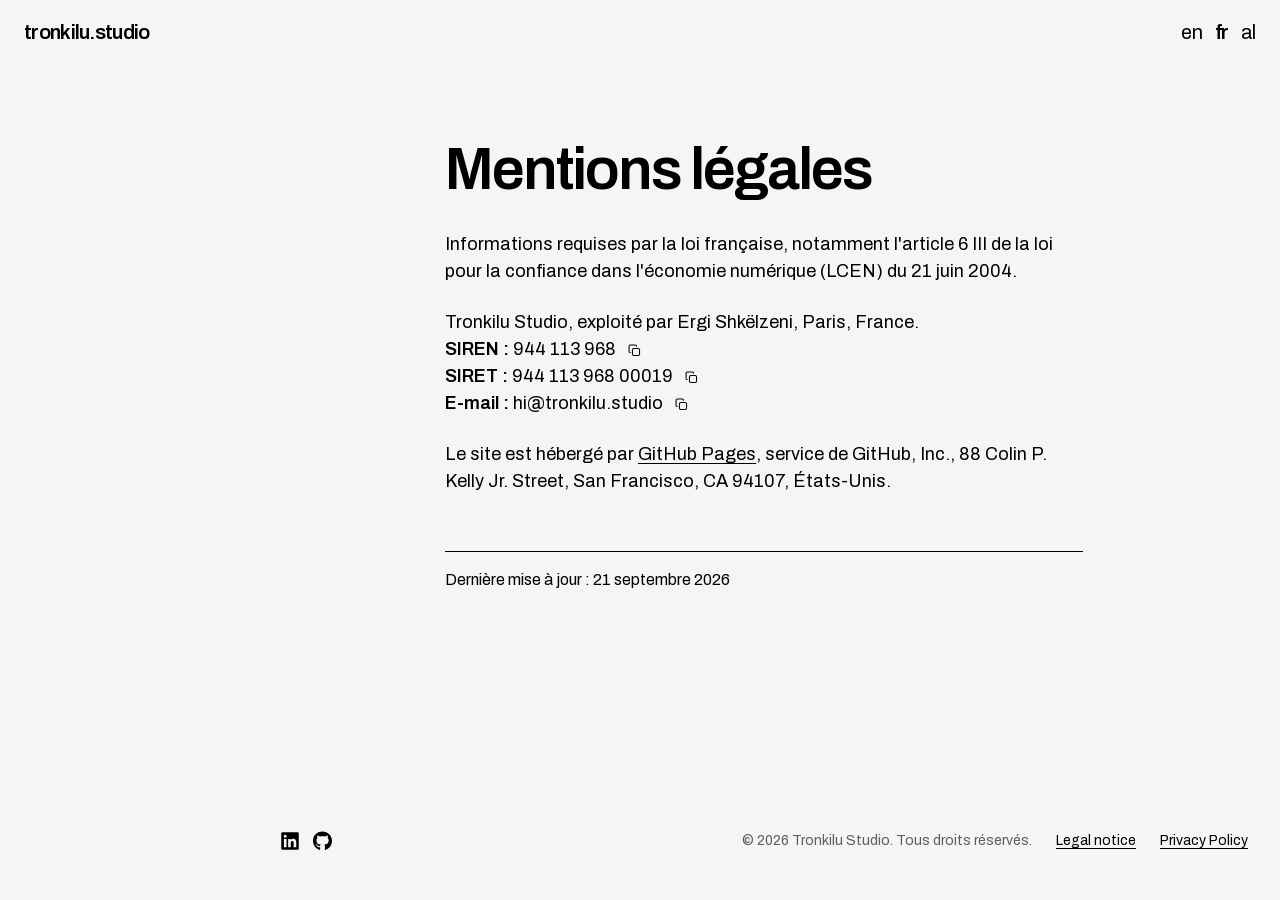
<file: fr/legal/index.html>
<!DOCTYPE html>
<html lang="fr"><head>
<meta charset="utf-8">
<meta name="viewport" content="width=device-width, initial-scale=1">
<title>Legal notice — tronkilu.studio</title>
<meta name="description" content="Legal notice for tronkilu.studio, the site of Ergi Shkëlzeni, visual designer and illustrator based in Paris, France.">
<meta name="robots" content="index,follow">
<meta property="og:type" content="website">
<meta property="og:title" content="Legal notice — tronkilu.studio">
<meta property="og:description" content="Publisher and hosting details for tronkilu.studio.">
<meta property="og:site_name" content="tronkilu.studio">
<meta property="og:image" content="https://tronkilu.studio/assets/share.png">
<meta property="og:image:width" content="1200">
<meta property="og:image:height" content="630">
<meta property="og:image:type" content="image/png">
<meta property="og:image:alt" content="Ergi Shkëlzeni — visual designer and illustrator, tronkilu.studio">
<meta name="twitter:card" content="summary_large_image">
<meta name="twitter:image" content="https://tronkilu.studio/assets/share.png">
<script type="application/ld+json">{"@context":"https://schema.org","@graph":[{"@type":"WebPage","@id":"https://tronkilu.studio/fr/legal/#page","url":"https://tronkilu.studio/fr/legal/","name":"Legal notice","isPartOf":{"@id":"https://tronkilu.studio/#website"},"inLanguage":"en"},{"@type":"BreadcrumbList","itemListElement":[{"@type":"ListItem","position":1,"name":"tronkilu.studio","item":"https://tronkilu.studio/"},{"@type":"ListItem","position":2,"name":"Legal notice"}]}]}</script>
<link rel="icon" href="../../assets/favicon.svg" type="image/svg+xml">
<link rel="icon" href="../../assets/favicon-32.png" sizes="32x32" type="image/png">
<link rel="apple-touch-icon" href="../../assets/apple-touch-icon.png">
<link rel="canonical" href="https://tronkilu.studio/fr/legal/">
<link rel="alternate" hreflang="en" href="https://tronkilu.studio/en/legal/">
<link rel="alternate" hreflang="fr" href="https://tronkilu.studio/fr/legal/">
<link rel="alternate" hreflang="sq" href="https://tronkilu.studio/al/legal/">
<link rel="alternate" hreflang="x-default" href="https://tronkilu.studio/en/legal/">
<style>
:root{
/* Ink — the only real colour in the system */
--ink-900:#000000;--ink-800:#101010;--ink-700:#1c1c1c;--ink-600:#3a3a3a;--ink-500:#5e5e5e;--ink-400:#8a8a8a;--ink-300:#b4b4b4;--ink-200:#d6d6d6;--ink-100:#e8e8e8;--ink-050:#f2f2f1;--paper:#ffffff;
/* Semantic */
--text-primary:var(--ink-900);--text-secondary:var(--ink-500);--text-muted:var(--ink-400);--text-inverse:var(--paper);
--surface-page:var(--paper);--surface-card:var(--paper);--surface-sunken:var(--ink-050);--surface-inverse:var(--ink-900);
--border-hairline:var(--ink-200);--border-strong:var(--ink-900);--border-subtle:var(--ink-100);
--action-fill:var(--ink-900);--action-fill-hover:var(--ink-700);--action-text:var(--paper);
--focus-ring:var(--ink-900);
/* Semantic status: expressed as ink + pattern, never hue. Kept as aliases so consumers
   have a single place to opt into colour if a product ever needs it. */
--status-info:var(--ink-900);--status-success:var(--ink-900);--status-warning:var(--ink-900);--status-danger:var(--ink-900);
--selection-bg:var(--ink-900);--selection-text:var(--paper)}
[data-theme="inverse"]{--text-primary:var(--paper);--text-secondary:var(--ink-300);--text-muted:var(--ink-400);--text-inverse:var(--ink-900);--surface-page:var(--ink-900);--surface-card:var(--ink-900);--surface-sunken:var(--ink-800);--surface-inverse:var(--paper);--border-hairline:var(--ink-600);--border-strong:var(--paper);--border-subtle:var(--ink-700);--action-fill:var(--paper);--action-fill-hover:var(--ink-100);--action-text:var(--ink-900);--focus-ring:var(--paper)}

:root{
--space-0:0px;--space-1:4px;--space-2:8px;--space-3:12px;--space-4:16px;--space-5:24px;--space-6:32px;--space-7:48px;--space-8:64px;--space-9:96px;--space-10:128px;
--gutter:24px;--page-margin:32px;--section-y:96px;--max-width:1280px;--rail:280px}

:root{
--ease-standard:cubic-bezier(0.2,0,0,1); /* @kind other */
--ease-out:cubic-bezier(0,0,0,1); /* @kind other */
--ease-step:steps(3,end); /* @kind other */
--dur-instant:80ms; /* @kind other */
--dur-fast:120ms; /* @kind other */
--dur-base:180ms; /* @kind other */
--dur-slow:320ms /* @kind other */}

:root{
/* Grain: a tiled SVG fractal-noise mask. Applied as an ::after overlay, never baked into art. */
--grain-url:url("data:image/svg+xml,%3Csvg xmlns='http://www.w3.org/2000/svg' width='160' height='160'%3E%3Cfilter id='n'%3E%3CfeTurbulence type='fractalNoise' baseFrequency='0.8' numOctaves='3' stitchTiles='stitch'/%3E%3C/filter%3E%3Crect width='160' height='160' filter='url(%23n)' opacity='0.55'/%3E%3C/svg%3E"); /* @kind other */
--grain-opacity:0.28; /* @kind other */
--grain-opacity-strong:0.45; /* @kind other */
--grain-size:160px; /* @kind spacing */
--halftone-url:url("data:image/svg+xml,%3Csvg xmlns='http://www.w3.org/2000/svg' width='6' height='6'%3E%3Ccircle cx='1.5' cy='1.5' r='1' fill='%23000'/%3E%3C/svg%3E"); /* @kind other */
--image-filter:grayscale(1) contrast(1.12); /* @kind other */
--image-filter-hard:grayscale(1) contrast(1.6) brightness(1.05) /* @kind other */}

</style>
<style>@font-face{font-family:"Archivo";src:url("../../assets/fonts/Archivo-latin.woff2") format("woff2");font-weight:100 900;font-stretch:62% 125%;font-style:normal;font-display:swap;unicode-range:U+0000-00FF, U+0131, U+0152-0153, U+02BB-02BC, U+02C6, U+02DA, U+02DC, U+0304, U+0308, U+0329, U+2000-206F, U+20AC, U+2122, U+2191, U+2193, U+2212, U+2215, U+FEFF, U+FFFD}@font-face{font-family:"Archivo";src:url("../../assets/fonts/Archivo-ext.woff2") format("woff2");font-weight:100 900;font-stretch:62% 125%;font-style:normal;font-display:swap;unicode-range:U+0100-02BA, U+02BD-02C5, U+02C7-02CC, U+02CE-02D7, U+02DD-02FF, U+0304, U+0308, U+0329, U+1D00-1DBF, U+1E00-1E9F, U+1EF2-1EFF, U+2020, U+20A0-20AB, U+20AD-20C0, U+2113, U+2C60-2C7F, U+A720-A7FF}</style>
<style>
*{box-sizing:border-box}
:root{--t-label:11px;--t-body:15px;--t-nav:20px;--t-mid:clamp(28px,3.4vw,44px);--t-head:clamp(40px,4.6vw,64px)}
body{margin:0;min-height:100vh;display:flex;flex-direction:column;background:#F4F6F5;color:var(--ink-900);font-family:Archivo,-apple-system,"Segoe UI",Roboto,Helvetica,Arial,sans-serif;font-size:var(--t-body);font-weight:400;line-height:1.6;-webkit-font-smoothing:antialiased}
.mono{font-family:Archivo,-apple-system,"Segoe UI",Roboto,Helvetica,Arial,sans-serif;font-size:var(--t-label);font-weight:400;letter-spacing:.14em;text-transform:uppercase;line-height:1.4}
a{color:var(--ink-900);text-decoration:underline;text-decoration-thickness:1px;text-underline-offset:3px}
a:hover{text-decoration-thickness:2px}
#l1p strong{font-weight:600}
h1,h2{font-weight:600;letter-spacing:-.035em;line-height:1;margin:0}
h1{font-size:var(--t-head)}
h2{font-size:var(--t-mid)}
.layout{display:flex;flex-direction:column;flex:1;padding-left:280px}
main{display:flex;flex-direction:column;flex:1}
.site-foot{margin-top:auto}
.rail{position:fixed;top:0;left:0;width:280px;height:100vh;padding:88px 24px 24px;display:flex;flex-direction:column;gap:48px}
.rail a{font-family:Archivo,-apple-system,"Segoe UI",Roboto,Helvetica,Arial,sans-serif;font-size:var(--t-nav);letter-spacing:-.02em;text-decoration:none}
.rail a:hover{text-decoration:underline}
.topbar{position:fixed;top:0;left:0;right:0;height:64px;display:flex;align-items:center;justify-content:space-between;padding:0 24px;background:#F4F6F5;z-index:10}
.topbar .mark{font-family:Archivo,-apple-system,"Segoe UI",Roboto,Helvetica,Arial,sans-serif;font-weight:600;font-size:var(--t-nav);letter-spacing:-.035em;text-decoration:none;color:var(--ink-900)}
.lang{display:flex;gap:12px}
.lang button{background:none;border:0;padding:0;color:var(--ink-900);font-family:Archivo,-apple-system,"Segoe UI",Roboto,Helvetica,Arial,sans-serif;font-size:var(--t-nav);font-weight:400;letter-spacing:-.02em;cursor:pointer}
.lang button[aria-pressed=true]{font-weight:600}
main{min-width:0}
.body{flex:0 0 auto}
.body{padding:140px 32px 96px 0;max-width:900px;margin:0 auto}
.bio{font-size:18px;line-height:1.5;max-width:58ch}
section{margin-top:24px}
section+section{margin-top:24px}
h2{margin-bottom:24px}
.body>hr{margin:56px 0 16px!important}
.site-foot{display:flex;justify-content:space-between;align-items:center;padding:48px 32px 48px 0;width:100%}
.site-foot .icons{display:flex;align-items:center;gap:12px;margin-right:auto}
.site-foot .legal-links{display:flex;flex-wrap:wrap;align-items:center;gap:8px 24px}
.site-foot .legal-links a{white-space:nowrap}
.copyright{font-size:14px;color:var(--ink-500);margin-right:24px}
@media(max-width:860px){.site-foot{flex-wrap:wrap;gap:12px}.copyright{width:100%;margin-right:0;order:2}}
.site-foot a.li-icon,.site-foot a.gh-icon{width:20px;height:20px;background:currentColor;-webkit-mask:var(--i) center/contain no-repeat;mask:var(--i) center/contain no-repeat;transition:-webkit-mask-size 200ms cubic-bezier(.2,0,0,1),mask-size 200ms cubic-bezier(.2,0,0,1)}
.site-foot a.li-icon:hover,.site-foot a.gh-icon:hover{-webkit-mask-size:85%;mask-size:85%}
.site-foot a.gh-icon{order:1}
.site-foot .legal-links a{font-size:14px;text-decoration:underline;text-decoration-thickness:1px;text-underline-offset:3px}
.site-foot .legal-links a:hover{text-decoration:none}
@media(max-width:860px){.site-foot{padding-left:32px;padding-right:32px}}
.val{color:var(--ink-900)}
@keyframes valPulse{0%{color:var(--ink-900)}12%{color:var(--ink-300,#b4b4b4)}100%{color:var(--ink-900)}}
.val.flash{animation:valPulse 1400ms cubic-bezier(.33,0,.15,1)}
.copy{font:inherit;color:inherit;background:none;border:0;border-radius:3px;padding:3px;margin-left:4px;cursor:pointer;display:inline-flex;align-items:center;gap:0;vertical-align:-3px;line-height:0;position:relative;transition:background 200ms cubic-bezier(.2,0,0,1)}
.copy:hover{background:var(--ink-100,#E8E8E8)}
.copy:active{background:var(--ink-200,#D6D6D6)}
.copy svg{width:15px;height:15px;flex:none;display:block;transition:opacity 180ms cubic-bezier(.2,0,0,1),transform 220ms cubic-bezier(.2,0,0,1)}
.copy .ic-done{position:absolute;top:3px;left:3px;opacity:0;transform:scale(.6)}
.copy.done .ic-copy{opacity:0;transform:scale(.6)}
.copy.done .ic-done{opacity:1;transform:scale(1)}
.copy .copy-label{position:absolute;left:50%;bottom:calc(100% + 6px);transform:translate(-50%,3px);font-family:Archivo,-apple-system,"Segoe UI",Roboto,Helvetica,Arial,sans-serif;font-size:12px;letter-spacing:-.01em;line-height:1;white-space:nowrap;background:var(--ink-900);color:var(--paper);padding:4px 6px;opacity:0;pointer-events:none;transition:opacity 180ms cubic-bezier(.2,0,0,1),transform 180ms cubic-bezier(.2,0,0,1)}
.copy.done .copy-label{opacity:1;transform:translate(-50%,0)}
.copy:focus-visible{outline:1px solid var(--ink-900);outline-offset:2px}
h2{margin-bottom:8px}
@media(max-width:860px){
.layout{padding-left:0}
.rail{width:auto;padding:72px 16px 16px}
.body{padding-left:32px;padding-right:32px;padding-top:100px;padding-bottom:64px}
}
</style>
</head>
<body>
<header class="topbar"><a class="mark" href="/fr/">tronkilu.studio</a><div class="lang"><noscript><style>.lang button{display:none!important}.nojs-lang{display:flex;gap:12px}.nojs-lang a{color:inherit;text-decoration:none;font-size:var(--t-nav);letter-spacing:-.02em}.nojs-lang a[aria-current]{font-weight:600}@media(max-width:860px){.rail{position:absolute}}</style><div class="nojs-lang"><a href="../../en/legal/">en</a><a href="../../fr/legal/" aria-current="page">fr</a><a href="../../al/legal/">al</a></div></noscript><button type="button" data-lang="en" aria-pressed="false">en</button><button type="button" data-lang="fr" aria-pressed="true">fr</button><button type="button" data-lang="al" aria-pressed="false">al</button></div></header>
<div class="layout">
<main>
<div class="body">
<h1 id="legalH1" style="margin-bottom:32px">Mentions légales</h1>
<p class="bio" id="legalIntro">Informations requises par la loi française, notamment l'article 6 III de la loi pour la confiance dans l'économie numérique (LCEN) du 21 juin 2004.</p>
<section>
<p class="bio" id="l1p">Tronkilu Studio, exploité par Ergi Shkëlzeni, Paris, France.<br><strong>SIREN&nbsp;:</strong> <span class="val">944&nbsp;113&nbsp;968</span> <button type="button" class="copy" data-copy="944113968" aria-label="Copy"><svg class="ic-copy" viewBox="0 0 20 20" fill="none" stroke="currentColor" stroke-width="1.4" stroke-linecap="round" stroke-linejoin="round"><rect x="7.25" y="7.25" width="9.5" height="9.5" rx="2"></rect><path d="M12.75 4.25a1.5 1.5 0 0 0-1.5-1.5h-7a1.5 1.5 0 0 0-1.5 1.5v7a1.5 1.5 0 0 0 1.5 1.5"></path></svg><svg class="ic-done" viewBox="0 0 20 20" fill="none" stroke="currentColor" stroke-width="1.6" stroke-linecap="round" stroke-linejoin="round"><path d="M4.5 10.5l3.5 3.5 7.5-8"></path></svg><span class="copy-label"></span></button><br><strong>SIRET&nbsp;:</strong> <span class="val">944&nbsp;113&nbsp;968&nbsp;00019</span> <button type="button" class="copy" data-copy="94411396800019" aria-label="Copy"><svg class="ic-copy" viewBox="0 0 20 20" fill="none" stroke="currentColor" stroke-width="1.4" stroke-linecap="round" stroke-linejoin="round"><rect x="7.25" y="7.25" width="9.5" height="9.5" rx="2"></rect><path d="M12.75 4.25a1.5 1.5 0 0 0-1.5-1.5h-7a1.5 1.5 0 0 0-1.5 1.5v7a1.5 1.5 0 0 0 1.5 1.5"></path></svg><svg class="ic-done" viewBox="0 0 20 20" fill="none" stroke="currentColor" stroke-width="1.6" stroke-linecap="round" stroke-linejoin="round"><path d="M4.5 10.5l3.5 3.5 7.5-8"></path></svg><span class="copy-label"></span></button><br><strong>E-mail&nbsp;:</strong> <span class="val">hi@tronkilu.studio</span> <button type="button" class="copy" data-copy="hi@tronkilu.studio" aria-label="Copy"><svg class="ic-copy" viewBox="0 0 20 20" fill="none" stroke="currentColor" stroke-width="1.4" stroke-linecap="round" stroke-linejoin="round"><rect x="7.25" y="7.25" width="9.5" height="9.5" rx="2"></rect><path d="M12.75 4.25a1.5 1.5 0 0 0-1.5-1.5h-7a1.5 1.5 0 0 0-1.5 1.5v7a1.5 1.5 0 0 0 1.5 1.5"></path></svg><svg class="ic-done" viewBox="0 0 20 20" fill="none" stroke="currentColor" stroke-width="1.6" stroke-linecap="round" stroke-linejoin="round"><path d="M4.5 10.5l3.5 3.5 7.5-8"></path></svg><span class="copy-label"></span></button></p>
</section>
<section>
<p class="bio" id="l3p">Le site est hébergé par <a href="https://pages.github.com" target="_blank" rel="noopener">GitHub Pages</a>, service de GitHub, Inc., 88 Colin P. Kelly Jr. Street, San Francisco, CA 94107, États-Unis.</p>
</section>
<hr style="margin:56px 0 14px;border:0;border-top:1px solid var(--ink-900)">
<p class="bio" id="lastUpdated" style="font-size:16px">Dernière mise à jour&nbsp;: 21 septembre 2026</p>
</div>
<div class="site-foot"><div class="icons"><a href="https://github.com/tronkilu-studio/tronkilu-studio-website" target="_blank" rel="me noopener" aria-label="GitHub repository" class="gh-icon" style="--i:url('data:image/svg+xml;utf8,%3Csvg%20width%3D%2231%22%20height%3D%2232%22%20viewBox%3D%220%200%2031%2032%22%20fill%3D%22%23000%22%20xmlns%3D%22http%3A%2F%2Fwww.w3.org%2F2000%2Fsvg%22%3E%3Cpath%20d%3D%22M10.3687%2024.8375C10.3687%2024.9625%2010.225%2025.0625%2010.0437%2025.0625C9.8375%2025.0812%209.69375%2024.9812%209.69375%2024.8375C9.69375%2024.7125%209.8375%2024.6125%2010.0188%2024.6125C10.2063%2024.5938%2010.3687%2024.6938%2010.3687%2024.8375ZM8.425%2024.5562C8.38125%2024.6812%208.50625%2024.825%208.69375%2024.8625C8.85625%2024.925%209.04375%2024.8625%209.08125%2024.7375C9.11875%2024.6125%209%2024.4688%208.8125%2024.4125C8.65%2024.3687%208.46875%2024.4312%208.425%2024.5562ZM11.1875%2024.45C11.0063%2024.4938%2010.8812%2024.6125%2010.9%2024.7563C10.9187%2024.8813%2011.0813%2024.9625%2011.2688%2024.9188C11.45%2024.875%2011.575%2024.7563%2011.5562%2024.6313C11.5375%2024.5125%2011.3687%2024.4313%2011.1875%2024.45ZM15.3%200.5C6.63125%200.5%200%207.08125%200%2015.75C0%2022.6812%204.3625%2028.6125%2010.5938%2030.7C11.3938%2030.8438%2011.675%2030.35%2011.675%2029.9438C11.675%2029.5562%2011.6562%2027.4188%2011.6562%2026.1063C11.6562%2026.1063%207.28125%2027.0437%206.3625%2024.2437C6.3625%2024.2437%205.65%2022.425%204.625%2021.9562C4.625%2021.9562%203.19375%2020.975%204.725%2020.9937C4.725%2020.9937%206.28125%2021.1188%207.1375%2022.6063C8.50625%2025.0188%2010.8%2024.325%2011.6938%2023.9125C11.8375%2022.9125%2012.2438%2022.2188%2012.6938%2021.8062C9.2%2021.4187%205.675%2020.9125%205.675%2014.9C5.675%2013.1812%206.15%2012.3188%207.15%2011.2188C6.9875%2010.8125%206.45625%209.1375%207.3125%206.975C8.61875%206.56875%2011.625%208.6625%2011.625%208.6625C12.875%208.3125%2014.2188%208.13125%2015.55%208.13125C16.8813%208.13125%2018.225%208.3125%2019.475%208.6625C19.475%208.6625%2022.4813%206.5625%2023.7875%206.975C24.6438%209.14375%2024.1125%2010.8125%2023.95%2011.2188C24.95%2012.325%2025.5625%2013.1875%2025.5625%2014.9C25.5625%2020.9312%2021.8813%2021.4125%2018.3875%2021.8062C18.9625%2022.3%2019.45%2023.2375%2019.45%2024.7062C19.45%2026.8125%2019.4312%2029.4187%2019.4312%2029.9312C19.4312%2030.3375%2019.7188%2030.8312%2020.5125%2030.6875C26.7625%2028.6125%2031%2022.6812%2031%2015.75C31%207.08125%2023.9688%200.5%2015.3%200.5ZM6.075%2022.0562C5.99375%2022.1187%206.0125%2022.2625%206.11875%2022.3813C6.21875%2022.4813%206.3625%2022.525%206.44375%2022.4438C6.525%2022.3813%206.50625%2022.2375%206.4%2022.1187C6.3%2022.0187%206.15625%2021.975%206.075%2022.0562ZM5.4%2021.55C5.35625%2021.6312%205.41875%2021.7313%205.54375%2021.7938C5.64375%2021.8563%205.76875%2021.8375%205.8125%2021.75C5.85625%2021.6688%205.79375%2021.5688%205.66875%2021.5063C5.54375%2021.4688%205.44375%2021.4875%205.4%2021.55ZM7.425%2023.775C7.325%2023.8562%207.3625%2024.0438%207.50625%2024.1625C7.65%2024.3062%207.83125%2024.325%207.9125%2024.225C7.99375%2024.1438%207.95625%2023.9562%207.83125%2023.8375C7.69375%2023.6938%207.50625%2023.675%207.425%2023.775ZM6.7125%2022.8563C6.6125%2022.9188%206.6125%2023.0813%206.7125%2023.225C6.8125%2023.3687%206.98125%2023.4312%207.0625%2023.3687C7.1625%2023.2875%207.1625%2023.125%207.0625%2022.9813C6.975%2022.8375%206.8125%2022.775%206.7125%2022.8563Z%22%20fill%3D%22black%22%3E%3C%2Fpath%3E%3C%2Fsvg%3E')"></a><a href="https://www.linkedin.com/in/ergishkëlzeni" target="_blank" rel="me noopener" aria-label="LinkedIn" class="li-icon" style="--i:url('data:image/svg+xml;utf8,%3Csvg%20xmlns%3D%22http%3A%2F%2Fwww.w3.org%2F2000%2Fsvg%22%20viewBox%3D%220%200%2028%2032%22%3E%3Cpath%20d%3D%22M26%202H1.99375C0.89375%202%200%202.90625%200%204.01875V27.9813C0%2029.0938%200.89375%2030%201.99375%2030H26C27.1%2030%2028%2029.0938%2028%2027.9813V4.01875C28%202.90625%2027.1%202%2026%202ZM8.4625%2026H4.3125V12.6375H8.46875V26H8.4625ZM6.3875%2010.8125C5.05625%2010.8125%203.98125%209.73125%203.98125%208.40625C3.98125%207.08125%205.05625%206%206.3875%206C7.7125%206%208.79375%207.08125%208.79375%208.40625C8.79375%209.7375%207.71875%2010.8125%206.3875%2010.8125ZM24.0187%2026H19.8687V19.5C19.8687%2017.95%2019.8375%2015.9563%2017.7125%2015.9563C15.55%2015.9563%2015.2188%2017.6438%2015.2188%2019.3875V26H11.0688V12.6375H15.05V14.4625H15.1062C15.6625%2013.4125%2017.0188%2012.3062%2019.0375%2012.3062C23.2375%2012.3062%2024.0187%2015.075%2024.0187%2018.675V26Z%22%2F%3E%3C%2Fsvg%3E')"></a></div><span class="copyright" id="copyrightLine">© 2026 Tronkilu Studio. Tous droits réservés.</span><div class="legal-links"><a href="/fr/legal/" id="legalLinkLabel">Legal notice</a><a href="/fr/privacy/" id="privacyLinkLabel">Privacy Policy</a></div></div>
</main>
</div>
<script>
const PAGE_LANG="fr",PAGE_SUB="legal/";
const I18N={
copyrightLine:{en:"\u00a9 2026 Tronkilu Studio. All rights reserved.",fr:"\u00a9 2026 Tronkilu Studio. Tous droits r\u00e9serv\u00e9s.",al:"\u00a9 2026 Tronkilu Studio. T\u00eb gjitha t\u00eb drejtat e rezervuara."},

legalH1:{en:"Legal notice",fr:"Mentions l\u00e9gales",al:"Sh\u00ebnime ligjore"},
legalIntro:{en:"Information required under French law, in particular article 6 III of the Law for Confidence in the Digital Economy (LCEN) of 21 June 2004.",fr:"Informations requises par la loi fran\u00e7aise, notamment l\'article 6 III de la loi pour la confiance dans l\'\u00e9conomie num\u00e9rique (LCEN) du 21 juin 2004.",al:"Informacione t\u00eb k\u00ebrkuara nga legjislacioni francez, n\u00eb ve\u00e7anti nga neni 6 III i ligjit p\u00ebr besimin n\u00eb ekonomin\u00eb dixhitale (LCEN) i 21 qershorit 2004."},
l1p:{en:'Tronkilu Studio, run by Ergi Shk\u00eblzeni, Paris, France.<br><strong>SIREN:</strong> <span class="val">944\u00a0113\u00a0968</span> <button type="button" class="copy" data-copy="944113968" aria-label="Copy"><svg class="ic-copy" viewBox="0 0 20 20" fill="none" stroke="currentColor" stroke-width="1.4" stroke-linecap="round" stroke-linejoin="round"><rect x="7.25" y="7.25" width="9.5" height="9.5" rx="2"></rect><path d="M12.75 4.25a1.5 1.5 0 0 0-1.5-1.5h-7a1.5 1.5 0 0 0-1.5 1.5v7a1.5 1.5 0 0 0 1.5 1.5"></path></svg><svg class="ic-done" viewBox="0 0 20 20" fill="none" stroke="currentColor" stroke-width="1.6" stroke-linecap="round" stroke-linejoin="round"><path d="M4.5 10.5l3.5 3.5 7.5-8"></path></svg><span class="copy-label"></span></button><br><strong>SIRET:</strong> <span class="val">944\u00a0113\u00a0968\u00a000019</span> <button type="button" class="copy" data-copy="94411396800019" aria-label="Copy"><svg class="ic-copy" viewBox="0 0 20 20" fill="none" stroke="currentColor" stroke-width="1.4" stroke-linecap="round" stroke-linejoin="round"><rect x="7.25" y="7.25" width="9.5" height="9.5" rx="2"></rect><path d="M12.75 4.25a1.5 1.5 0 0 0-1.5-1.5h-7a1.5 1.5 0 0 0-1.5 1.5v7a1.5 1.5 0 0 0 1.5 1.5"></path></svg><svg class="ic-done" viewBox="0 0 20 20" fill="none" stroke="currentColor" stroke-width="1.6" stroke-linecap="round" stroke-linejoin="round"><path d="M4.5 10.5l3.5 3.5 7.5-8"></path></svg><span class="copy-label"></span></button><br><strong>Email:</strong> <span class="val">hi@tronkilu.studio</span> <button type="button" class="copy" data-copy="hi@tronkilu.studio" aria-label="Copy"><svg class="ic-copy" viewBox="0 0 20 20" fill="none" stroke="currentColor" stroke-width="1.4" stroke-linecap="round" stroke-linejoin="round"><rect x="7.25" y="7.25" width="9.5" height="9.5" rx="2"></rect><path d="M12.75 4.25a1.5 1.5 0 0 0-1.5-1.5h-7a1.5 1.5 0 0 0-1.5 1.5v7a1.5 1.5 0 0 0 1.5 1.5"></path></svg><svg class="ic-done" viewBox="0 0 20 20" fill="none" stroke="currentColor" stroke-width="1.6" stroke-linecap="round" stroke-linejoin="round"><path d="M4.5 10.5l3.5 3.5 7.5-8"></path></svg><span class="copy-label"></span></button>',fr:'Tronkilu Studio, exploit\u00e9 par Ergi Shk\u00eblzeni, Paris, France.<br><strong>SIREN\u00a0:</strong> <span class="val">944\u00a0113\u00a0968</span> <button type="button" class="copy" data-copy="944113968" aria-label="Copy"><svg class="ic-copy" viewBox="0 0 20 20" fill="none" stroke="currentColor" stroke-width="1.4" stroke-linecap="round" stroke-linejoin="round"><rect x="7.25" y="7.25" width="9.5" height="9.5" rx="2"></rect><path d="M12.75 4.25a1.5 1.5 0 0 0-1.5-1.5h-7a1.5 1.5 0 0 0-1.5 1.5v7a1.5 1.5 0 0 0 1.5 1.5"></path></svg><svg class="ic-done" viewBox="0 0 20 20" fill="none" stroke="currentColor" stroke-width="1.6" stroke-linecap="round" stroke-linejoin="round"><path d="M4.5 10.5l3.5 3.5 7.5-8"></path></svg><span class="copy-label"></span></button><br><strong>SIRET\u00a0:</strong> <span class="val">944\u00a0113\u00a0968\u00a000019</span> <button type="button" class="copy" data-copy="94411396800019" aria-label="Copy"><svg class="ic-copy" viewBox="0 0 20 20" fill="none" stroke="currentColor" stroke-width="1.4" stroke-linecap="round" stroke-linejoin="round"><rect x="7.25" y="7.25" width="9.5" height="9.5" rx="2"></rect><path d="M12.75 4.25a1.5 1.5 0 0 0-1.5-1.5h-7a1.5 1.5 0 0 0-1.5 1.5v7a1.5 1.5 0 0 0 1.5 1.5"></path></svg><svg class="ic-done" viewBox="0 0 20 20" fill="none" stroke="currentColor" stroke-width="1.6" stroke-linecap="round" stroke-linejoin="round"><path d="M4.5 10.5l3.5 3.5 7.5-8"></path></svg><span class="copy-label"></span></button><br><strong>E-mail\u00a0:</strong> <span class="val">hi@tronkilu.studio</span> <button type="button" class="copy" data-copy="hi@tronkilu.studio" aria-label="Copy"><svg class="ic-copy" viewBox="0 0 20 20" fill="none" stroke="currentColor" stroke-width="1.4" stroke-linecap="round" stroke-linejoin="round"><rect x="7.25" y="7.25" width="9.5" height="9.5" rx="2"></rect><path d="M12.75 4.25a1.5 1.5 0 0 0-1.5-1.5h-7a1.5 1.5 0 0 0-1.5 1.5v7a1.5 1.5 0 0 0 1.5 1.5"></path></svg><svg class="ic-done" viewBox="0 0 20 20" fill="none" stroke="currentColor" stroke-width="1.6" stroke-linecap="round" stroke-linejoin="round"><path d="M4.5 10.5l3.5 3.5 7.5-8"></path></svg><span class="copy-label"></span></button>',al:'Tronkilu Studio, i drejtuar nga Ergi Shk\u00eblzeni, Paris, Franc\u00eb.<br><strong>SIREN:</strong> <span class="val">944\u00a0113\u00a0968</span> <button type="button" class="copy" data-copy="944113968" aria-label="Copy"><svg class="ic-copy" viewBox="0 0 20 20" fill="none" stroke="currentColor" stroke-width="1.4" stroke-linecap="round" stroke-linejoin="round"><rect x="7.25" y="7.25" width="9.5" height="9.5" rx="2"></rect><path d="M12.75 4.25a1.5 1.5 0 0 0-1.5-1.5h-7a1.5 1.5 0 0 0-1.5 1.5v7a1.5 1.5 0 0 0 1.5 1.5"></path></svg><svg class="ic-done" viewBox="0 0 20 20" fill="none" stroke="currentColor" stroke-width="1.6" stroke-linecap="round" stroke-linejoin="round"><path d="M4.5 10.5l3.5 3.5 7.5-8"></path></svg><span class="copy-label"></span></button><br><strong>SIRET:</strong> <span class="val">944\u00a0113\u00a0968\u00a000019</span> <button type="button" class="copy" data-copy="94411396800019" aria-label="Copy"><svg class="ic-copy" viewBox="0 0 20 20" fill="none" stroke="currentColor" stroke-width="1.4" stroke-linecap="round" stroke-linejoin="round"><rect x="7.25" y="7.25" width="9.5" height="9.5" rx="2"></rect><path d="M12.75 4.25a1.5 1.5 0 0 0-1.5-1.5h-7a1.5 1.5 0 0 0-1.5 1.5v7a1.5 1.5 0 0 0 1.5 1.5"></path></svg><svg class="ic-done" viewBox="0 0 20 20" fill="none" stroke="currentColor" stroke-width="1.6" stroke-linecap="round" stroke-linejoin="round"><path d="M4.5 10.5l3.5 3.5 7.5-8"></path></svg><span class="copy-label"></span></button><br><strong>Email:</strong> <span class="val">hi@tronkilu.studio</span> <button type="button" class="copy" data-copy="hi@tronkilu.studio" aria-label="Copy"><svg class="ic-copy" viewBox="0 0 20 20" fill="none" stroke="currentColor" stroke-width="1.4" stroke-linecap="round" stroke-linejoin="round"><rect x="7.25" y="7.25" width="9.5" height="9.5" rx="2"></rect><path d="M12.75 4.25a1.5 1.5 0 0 0-1.5-1.5h-7a1.5 1.5 0 0 0-1.5 1.5v7a1.5 1.5 0 0 0 1.5 1.5"></path></svg><svg class="ic-done" viewBox="0 0 20 20" fill="none" stroke="currentColor" stroke-width="1.6" stroke-linecap="round" stroke-linejoin="round"><path d="M4.5 10.5l3.5 3.5 7.5-8"></path></svg><span class="copy-label"></span></button>'},
l3p:{en:'The site is hosted on <a href="https://pages.github.com" target="_blank" rel="noopener">GitHub Pages</a>, a service of GitHub, Inc., 88 Colin P. Kelly Jr. Street, San Francisco, CA 94107, United States.',fr:'Le site est h\u00e9berg\u00e9 par <a href="https://pages.github.com" target="_blank" rel="noopener">GitHub Pages</a>, service de GitHub, Inc., 88 Colin P. Kelly Jr. Street, San Francisco, CA 94107, \u00c9tats-Unis.',al:'Faqja hostohet te <a href="https://pages.github.com" target="_blank" rel="noopener">GitHub Pages</a>, sh\u00ebrbim i GitHub, Inc., 88 Colin P. Kelly Jr. Street, San Francisco, CA 94107, Shtetet e Bashkuara.'},
lastUpdated:{en:"Last updated: 21 September 2026",fr:"Derni\u00e8re mise \u00e0 jour\u00a0: 21 septembre 2026",al:"P\u00ebrdit\u00ebsuar m\u00eb 21 shtator 2026"}
};
const langBtns=document.querySelectorAll('.lang button');
function setLang(l){document.documentElement.lang=l==='al'?'sq':l;langBtns.forEach(b=>b.setAttribute('aria-pressed',String(b.dataset.lang===l)));try{localStorage.setItem('tronkilu-lang',l)}catch(e){}Object.entries(I18N).forEach(([id,v])=>{const el=document.getElementById(id);if(el)el.innerHTML=v[l]})}
langBtns.forEach(b=>b.addEventListener('click',()=>{const n=b.dataset.lang;if(n===PAGE_LANG)return;try{localStorage.setItem('tronkilu-lang',n)}catch(e){}location.href='../../'+n+'/'+PAGE_SUB+location.hash}));
let saved=null;try{saved=localStorage.getItem('tronkilu-lang')}catch(e){}
setLang(PAGE_LANG);
const COPIED={en:"Copied",fr:"Copi\u00e9",al:"Kopjuar"};
function legacyCopy(v){const t=document.createElement('textarea');t.value=v;t.setAttribute('readonly','');t.style.cssText='position:fixed;top:0;left:-9999px';document.body.appendChild(t);t.select();t.setSelectionRange(0,t.value.length);let ok=false;try{ok=document.execCommand('copy')}catch(e){}t.remove();return ok}
document.addEventListener('click',function(e){const b=e.target.closest('.copy');if(!b)return;const v=b.dataset.copy;const lg=document.documentElement.lang==='sq'?'al':document.documentElement.lang;const lab=b.querySelector('.copy-label');if(lab)lab.textContent=COPIED[lg]||COPIED.en;b.classList.add('done');var val=b.previousElementSibling;if(val&&val.classList.contains('val')){val.classList.remove('flash');void val.offsetWidth;val.classList.add('flash')}clearTimeout(b._t);b._t=setTimeout(function(){b.classList.remove('done')},1500);if(navigator.clipboard&&navigator.clipboard.writeText){navigator.clipboard.writeText(v).catch(function(){legacyCopy(v)})}else{legacyCopy(v)}});
</script>


</body></html>
</file>
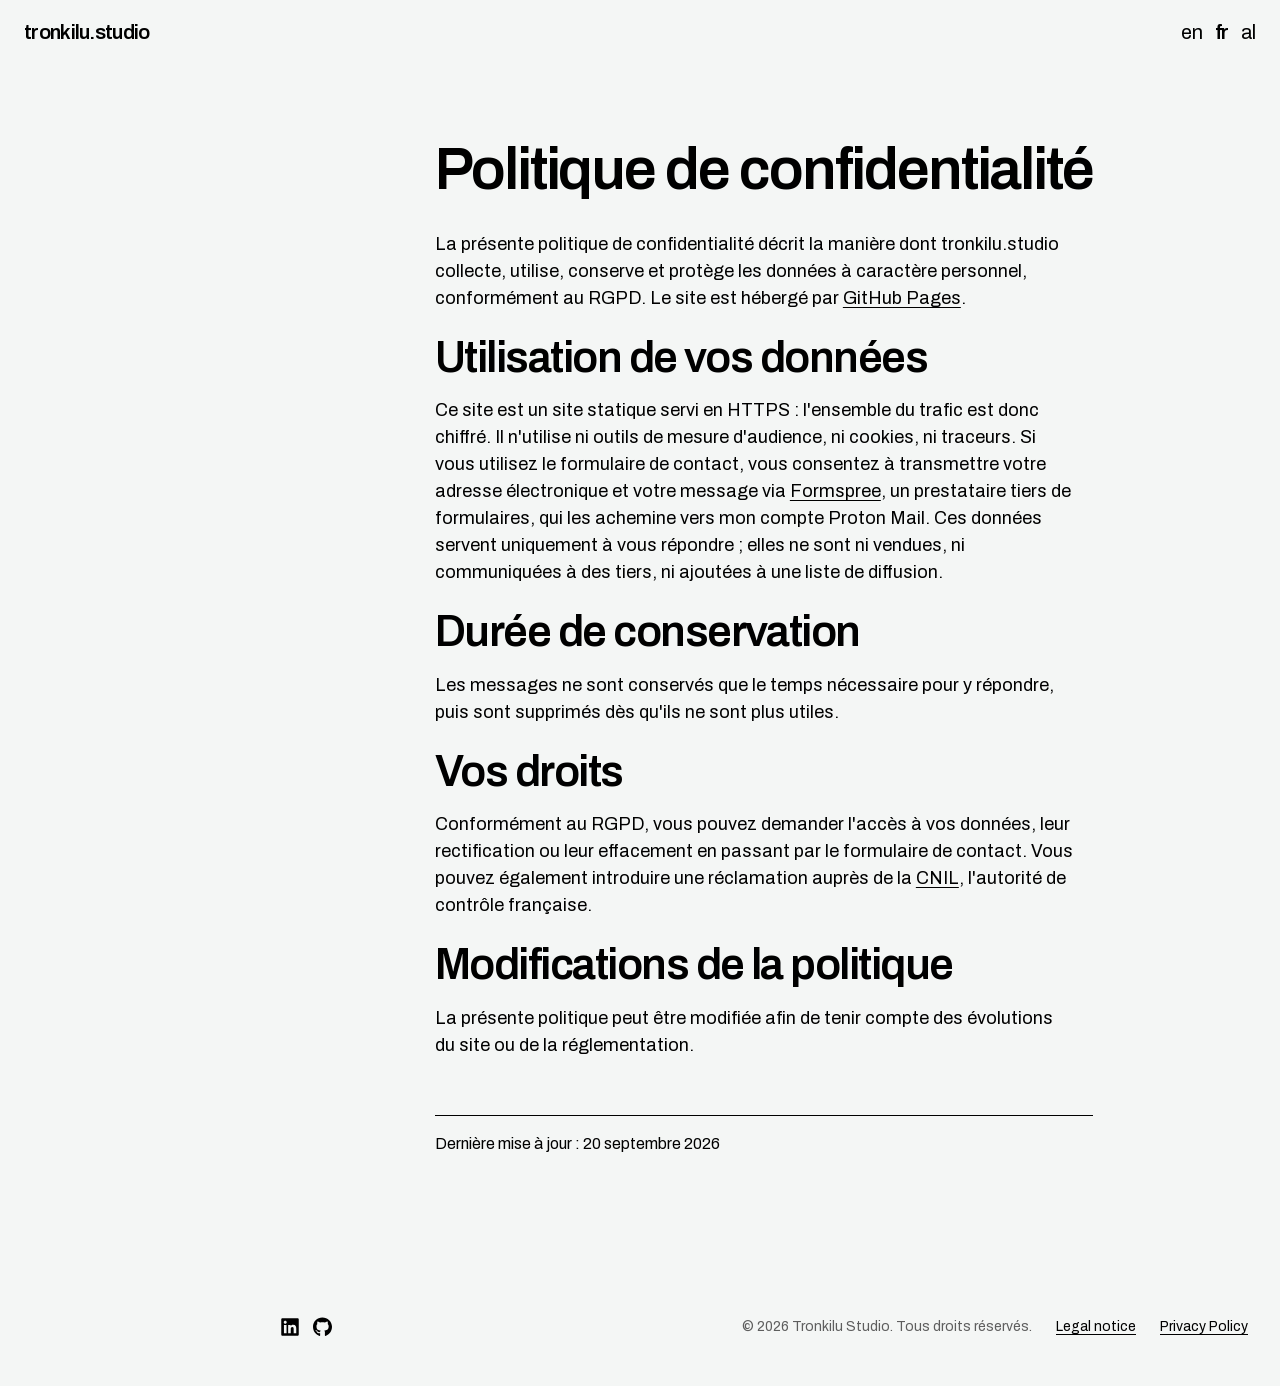
<file: fr/privacy/index.html>
<!DOCTYPE html>
<html lang="fr"><head>
<meta charset="utf-8">
<meta name="viewport" content="width=device-width, initial-scale=1">
<title>Privacy Policy — tronkilu.studio</title>
<meta name="description" content="Privacy policy for tronkilu.studio, the site of Ergi Shkëlzeni, visual designer and illustrator.">
<meta name="robots" content="index,follow">
<meta property="og:type" content="website">
<meta property="og:title" content="Privacy Policy — tronkilu.studio">
<meta property="og:description" content="How tronkilu.studio handles personal data.">
<meta property="og:site_name" content="tronkilu.studio">
<meta property="og:image" content="https://tronkilu.studio/assets/share.png">
<meta property="og:image:width" content="1200">
<meta property="og:image:height" content="630">
<meta property="og:image:type" content="image/png">
<meta property="og:image:alt" content="Ergi Shkëlzeni — visual designer and illustrator, tronkilu.studio">
<meta name="twitter:card" content="summary_large_image">
<meta name="twitter:image" content="https://tronkilu.studio/assets/share.png">
<script type="application/ld+json">{"@context":"https://schema.org","@graph":[{"@type":"WebPage","@id":"https://tronkilu.studio/fr/privacy/#page","url":"https://tronkilu.studio/fr/privacy/","name":"Privacy Policy","isPartOf":{"@id":"https://tronkilu.studio/#website"},"inLanguage":"en"},{"@type":"BreadcrumbList","itemListElement":[{"@type":"ListItem","position":1,"name":"tronkilu.studio","item":"https://tronkilu.studio/"},{"@type":"ListItem","position":2,"name":"Privacy Policy"}]}]}</script>
<link rel="icon" href="../../assets/favicon.svg" type="image/svg+xml">
<link rel="icon" href="../../assets/favicon-32.png" sizes="32x32" type="image/png">
<link rel="apple-touch-icon" href="../../assets/apple-touch-icon.png">
<link rel="canonical" href="https://tronkilu.studio/fr/privacy/">
<link rel="alternate" hreflang="en" href="https://tronkilu.studio/en/privacy/">
<link rel="alternate" hreflang="fr" href="https://tronkilu.studio/fr/privacy/">
<link rel="alternate" hreflang="sq" href="https://tronkilu.studio/al/privacy/">
<link rel="alternate" hreflang="x-default" href="https://tronkilu.studio/en/privacy/">
<style>
:root{
/* Ink — the only real colour in the system */
--ink-900:#000000;--ink-800:#101010;--ink-700:#1c1c1c;--ink-600:#3a3a3a;--ink-500:#5e5e5e;--ink-400:#8a8a8a;--ink-300:#b4b4b4;--ink-200:#d6d6d6;--ink-100:#e8e8e8;--ink-050:#f2f2f1;--paper:#ffffff;
/* Semantic */
--text-primary:var(--ink-900);--text-secondary:var(--ink-500);--text-muted:var(--ink-400);--text-inverse:var(--paper);
--surface-page:var(--paper);--surface-card:var(--paper);--surface-sunken:var(--ink-050);--surface-inverse:var(--ink-900);
--border-hairline:var(--ink-200);--border-strong:var(--ink-900);--border-subtle:var(--ink-100);
--action-fill:var(--ink-900);--action-fill-hover:var(--ink-700);--action-text:var(--paper);
--focus-ring:var(--ink-900);
/* Semantic status: expressed as ink + pattern, never hue. Kept as aliases so consumers
   have a single place to opt into colour if a product ever needs it. */
--status-info:var(--ink-900);--status-success:var(--ink-900);--status-warning:var(--ink-900);--status-danger:var(--ink-900);
--selection-bg:var(--ink-900);--selection-text:var(--paper)}
[data-theme="inverse"]{--text-primary:var(--paper);--text-secondary:var(--ink-300);--text-muted:var(--ink-400);--text-inverse:var(--ink-900);--surface-page:var(--ink-900);--surface-card:var(--ink-900);--surface-sunken:var(--ink-800);--surface-inverse:var(--paper);--border-hairline:var(--ink-600);--border-strong:var(--paper);--border-subtle:var(--ink-700);--action-fill:var(--paper);--action-fill-hover:var(--ink-100);--action-text:var(--ink-900);--focus-ring:var(--paper)}

:root{
--space-0:0px;--space-1:4px;--space-2:8px;--space-3:12px;--space-4:16px;--space-5:24px;--space-6:32px;--space-7:48px;--space-8:64px;--space-9:96px;--space-10:128px;
--gutter:24px;--page-margin:32px;--section-y:96px;--max-width:1280px;--rail:280px}

:root{
--ease-standard:cubic-bezier(0.2,0,0,1); /* @kind other */
--ease-out:cubic-bezier(0,0,0,1); /* @kind other */
--ease-step:steps(3,end); /* @kind other */
--dur-instant:80ms; /* @kind other */
--dur-fast:120ms; /* @kind other */
--dur-base:180ms; /* @kind other */
--dur-slow:320ms /* @kind other */}

:root{
/* Grain: a tiled SVG fractal-noise mask. Applied as an ::after overlay, never baked into art. */
--grain-url:url("data:image/svg+xml,%3Csvg xmlns='http://www.w3.org/2000/svg' width='160' height='160'%3E%3Cfilter id='n'%3E%3CfeTurbulence type='fractalNoise' baseFrequency='0.8' numOctaves='3' stitchTiles='stitch'/%3E%3C/filter%3E%3Crect width='160' height='160' filter='url(%23n)' opacity='0.55'/%3E%3C/svg%3E"); /* @kind other */
--grain-opacity:0.28; /* @kind other */
--grain-opacity-strong:0.45; /* @kind other */
--grain-size:160px; /* @kind spacing */
--halftone-url:url("data:image/svg+xml,%3Csvg xmlns='http://www.w3.org/2000/svg' width='6' height='6'%3E%3Ccircle cx='1.5' cy='1.5' r='1' fill='%23000'/%3E%3C/svg%3E"); /* @kind other */
--image-filter:grayscale(1) contrast(1.12); /* @kind other */
--image-filter-hard:grayscale(1) contrast(1.6) brightness(1.05) /* @kind other */}

</style>
<style>@font-face{font-family:"Archivo";src:url("../../assets/fonts/Archivo-latin.woff2") format("woff2");font-weight:100 900;font-stretch:62% 125%;font-style:normal;font-display:swap;unicode-range:U+0000-00FF, U+0131, U+0152-0153, U+02BB-02BC, U+02C6, U+02DA, U+02DC, U+0304, U+0308, U+0329, U+2000-206F, U+20AC, U+2122, U+2191, U+2193, U+2212, U+2215, U+FEFF, U+FFFD}@font-face{font-family:"Archivo";src:url("../../assets/fonts/Archivo-ext.woff2") format("woff2");font-weight:100 900;font-stretch:62% 125%;font-style:normal;font-display:swap;unicode-range:U+0100-02BA, U+02BD-02C5, U+02C7-02CC, U+02CE-02D7, U+02DD-02FF, U+0304, U+0308, U+0329, U+1D00-1DBF, U+1E00-1E9F, U+1EF2-1EFF, U+2020, U+20A0-20AB, U+20AD-20C0, U+2113, U+2C60-2C7F, U+A720-A7FF}</style>
<style>
*{box-sizing:border-box}
:root{--t-label:11px;--t-body:15px;--t-nav:20px;--t-mid:clamp(28px,3.4vw,44px);--t-head:clamp(40px,4.6vw,64px)}
body{margin:0;min-height:100vh;display:flex;flex-direction:column;background:#F4F6F5;color:var(--ink-900);font-family:Archivo,-apple-system,"Segoe UI",Roboto,Helvetica,Arial,sans-serif;font-size:var(--t-body);font-weight:400;line-height:1.6;-webkit-font-smoothing:antialiased}
.mono{font-family:Archivo,-apple-system,"Segoe UI",Roboto,Helvetica,Arial,sans-serif;font-size:var(--t-label);font-weight:400;letter-spacing:.14em;text-transform:uppercase;line-height:1.4}
a{color:var(--ink-900);text-decoration:underline;text-decoration-thickness:1px;text-underline-offset:3px}
a:hover{text-decoration-thickness:2px}
h1,h2{font-weight:600;letter-spacing:-.035em;line-height:1;margin:0}
h1{font-size:var(--t-head)}
h2{font-size:var(--t-mid)}
.layout{display:flex;flex-direction:column;flex:1;padding-left:280px}
main{display:flex;flex-direction:column;flex:1}
.site-foot{margin-top:auto}
.rail{position:fixed;top:0;left:0;width:280px;height:100vh;padding:88px 24px 24px;display:flex;flex-direction:column;gap:48px}
.rail a{font-family:Archivo,-apple-system,"Segoe UI",Roboto,Helvetica,Arial,sans-serif;font-size:var(--t-nav);letter-spacing:-.02em;text-decoration:none}
.rail a:hover{text-decoration:underline}
.topbar{position:fixed;top:0;left:0;right:0;height:64px;display:flex;align-items:center;justify-content:space-between;padding:0 24px;background:#F4F6F5;z-index:10}
.topbar .mark{font-family:Archivo,-apple-system,"Segoe UI",Roboto,Helvetica,Arial,sans-serif;font-weight:600;font-size:var(--t-nav);letter-spacing:-.035em;text-decoration:none;color:var(--ink-900)}
.lang{display:flex;gap:12px}
.lang button{background:none;border:0;padding:0;color:var(--ink-900);font-family:Archivo,-apple-system,"Segoe UI",Roboto,Helvetica,Arial,sans-serif;font-size:var(--t-nav);font-weight:400;letter-spacing:-.02em;cursor:pointer}
.lang button[aria-pressed=true]{font-weight:600}
main{min-width:0}
.body{flex:0 0 auto}
.body{padding:140px 32px 96px 0;max-width:900px;margin:0 auto}
.bio{font-size:18px;line-height:1.5;max-width:58ch}
section{margin-top:24px}
section+section{margin-top:24px}
h2{margin-bottom:24px}
.body>hr{margin:56px 0 16px!important}
.site-foot{display:flex;justify-content:space-between;align-items:center;padding:48px 32px 48px 0;width:100%}
.site-foot .icons{display:flex;align-items:center;gap:12px;margin-right:auto}
.site-foot .legal-links{display:flex;flex-wrap:wrap;align-items:center;gap:8px 24px}
.site-foot .legal-links a{white-space:nowrap}
.copyright{font-size:14px;color:var(--ink-500);margin-right:24px}
@media(max-width:860px){.site-foot{flex-wrap:wrap;gap:12px}.copyright{width:100%;margin-right:0;order:2}}
.site-foot a.li-icon,.site-foot a.gh-icon{width:20px;height:20px;background:currentColor;-webkit-mask:var(--i) center/contain no-repeat;mask:var(--i) center/contain no-repeat;transition:-webkit-mask-size 200ms cubic-bezier(.2,0,0,1),mask-size 200ms cubic-bezier(.2,0,0,1)}
.site-foot a.li-icon:hover,.site-foot a.gh-icon:hover{-webkit-mask-size:85%;mask-size:85%}
.site-foot a.gh-icon{order:1}
.site-foot .legal-links a{font-size:14px;text-decoration:underline;text-decoration-thickness:1px;text-underline-offset:3px}
.site-foot .legal-links a:hover{text-decoration:none}
@media(max-width:860px){.site-foot{padding-left:32px;padding-right:32px}}
h2{margin-bottom:8px}
@media(max-width:860px){
.layout{padding-left:0}
.rail{width:auto;padding:72px 16px 16px}
.body{padding-left:32px;padding-right:32px;padding-top:100px;padding-bottom:64px}
}
</style>
</head>
<body>
<header class="topbar"><a class="mark" href="/fr/">tronkilu.studio</a><div class="lang"><noscript><style>.lang button{display:none!important}.nojs-lang{display:flex;gap:12px}.nojs-lang a{color:inherit;text-decoration:none;font-size:var(--t-nav);letter-spacing:-.02em}.nojs-lang a[aria-current]{font-weight:600}@media(max-width:860px){.rail{position:absolute}}</style><div class="nojs-lang"><a href="../../en/privacy/">en</a><a href="../../fr/privacy/" aria-current="page">fr</a><a href="../../al/privacy/">al</a></div></noscript><button type="button" data-lang="en" aria-pressed="false">en</button><button type="button" data-lang="fr" aria-pressed="true">fr</button><button type="button" data-lang="al" aria-pressed="false">al</button></div></header>
<div class="layout">
<main>
<div class="body">
<h1 id="privacyH1" style="margin-bottom:32px">Politique de confidentialité</h1>
<p class="bio" id="privacyIntro">La présente politique de confidentialité décrit la manière dont tronkilu.studio collecte, utilise, conserve et protège les données à caractère personnel, conformément au RGPD. Le site est hébergé par <a href="https://pages.github.com" target="_blank" rel="noopener">GitHub Pages</a>.</p>
<section>
<h2 id="s2h">Utilisation de vos données</h2>
<p class="bio" id="s2p">Ce site est un site statique servi en HTTPS : l'ensemble du trafic est donc chiffré. Il n'utilise ni outils de mesure d'audience, ni cookies, ni traceurs. Si vous utilisez le formulaire de contact, vous consentez à transmettre votre adresse électronique et votre message via <a href="https://formspree.io" target="_blank" rel="noopener">Formspree</a>, un prestataire tiers de formulaires, qui les achemine vers mon compte Proton Mail. Ces données servent uniquement à vous répondre ; elles ne sont ni vendues, ni communiquées à des tiers, ni ajoutées à une liste de diffusion.</p>
</section>
<section>
<h2 id="s3h">Durée de conservation</h2>
<p class="bio" id="s3p">Les messages ne sont conservés que le temps nécessaire pour y répondre, puis sont supprimés dès qu'ils ne sont plus utiles.</p>
</section>
<section>
<h2 id="s4h">Vos droits</h2>
<p class="bio" id="s4p">Conformément au RGPD, vous pouvez demander l'accès à vos données, leur rectification ou leur effacement en passant par le formulaire de contact. Vous pouvez également introduire une réclamation auprès de la <a href="https://www.cnil.fr/fr/plaintes" target="_blank" rel="noopener">CNIL</a>, l'autorité de contrôle française.</p>
</section>
<section>
<h2 id="s5h">Modifications de la politique</h2>
<p class="bio" id="s5p">La présente politique peut être modifiée afin de tenir compte des évolutions du site ou de la réglementation.</p>
</section>
<hr style="margin:56px 0 14px;border:0;border-top:1px solid var(--ink-900)">
<p class="bio" id="lastUpdated" style="font-size:16px">Dernière mise à jour&nbsp;: 20 septembre 2026</p>
</div>
<div class="site-foot"><div class="icons"><a href="https://github.com/tronkilu-studio/tronkilu-studio-website" target="_blank" rel="me noopener" aria-label="GitHub repository" class="gh-icon" style="--i:url('data:image/svg+xml;utf8,%3Csvg%20width%3D%2231%22%20height%3D%2232%22%20viewBox%3D%220%200%2031%2032%22%20fill%3D%22%23000%22%20xmlns%3D%22http%3A%2F%2Fwww.w3.org%2F2000%2Fsvg%22%3E%3Cpath%20d%3D%22M10.3687%2024.8375C10.3687%2024.9625%2010.225%2025.0625%2010.0437%2025.0625C9.8375%2025.0812%209.69375%2024.9812%209.69375%2024.8375C9.69375%2024.7125%209.8375%2024.6125%2010.0188%2024.6125C10.2063%2024.5938%2010.3687%2024.6938%2010.3687%2024.8375ZM8.425%2024.5562C8.38125%2024.6812%208.50625%2024.825%208.69375%2024.8625C8.85625%2024.925%209.04375%2024.8625%209.08125%2024.7375C9.11875%2024.6125%209%2024.4688%208.8125%2024.4125C8.65%2024.3687%208.46875%2024.4312%208.425%2024.5562ZM11.1875%2024.45C11.0063%2024.4938%2010.8812%2024.6125%2010.9%2024.7563C10.9187%2024.8813%2011.0813%2024.9625%2011.2688%2024.9188C11.45%2024.875%2011.575%2024.7563%2011.5562%2024.6313C11.5375%2024.5125%2011.3687%2024.4313%2011.1875%2024.45ZM15.3%200.5C6.63125%200.5%200%207.08125%200%2015.75C0%2022.6812%204.3625%2028.6125%2010.5938%2030.7C11.3938%2030.8438%2011.675%2030.35%2011.675%2029.9438C11.675%2029.5562%2011.6562%2027.4188%2011.6562%2026.1063C11.6562%2026.1063%207.28125%2027.0437%206.3625%2024.2437C6.3625%2024.2437%205.65%2022.425%204.625%2021.9562C4.625%2021.9562%203.19375%2020.975%204.725%2020.9937C4.725%2020.9937%206.28125%2021.1188%207.1375%2022.6063C8.50625%2025.0188%2010.8%2024.325%2011.6938%2023.9125C11.8375%2022.9125%2012.2438%2022.2188%2012.6938%2021.8062C9.2%2021.4187%205.675%2020.9125%205.675%2014.9C5.675%2013.1812%206.15%2012.3188%207.15%2011.2188C6.9875%2010.8125%206.45625%209.1375%207.3125%206.975C8.61875%206.56875%2011.625%208.6625%2011.625%208.6625C12.875%208.3125%2014.2188%208.13125%2015.55%208.13125C16.8813%208.13125%2018.225%208.3125%2019.475%208.6625C19.475%208.6625%2022.4813%206.5625%2023.7875%206.975C24.6438%209.14375%2024.1125%2010.8125%2023.95%2011.2188C24.95%2012.325%2025.5625%2013.1875%2025.5625%2014.9C25.5625%2020.9312%2021.8813%2021.4125%2018.3875%2021.8062C18.9625%2022.3%2019.45%2023.2375%2019.45%2024.7062C19.45%2026.8125%2019.4312%2029.4187%2019.4312%2029.9312C19.4312%2030.3375%2019.7188%2030.8312%2020.5125%2030.6875C26.7625%2028.6125%2031%2022.6812%2031%2015.75C31%207.08125%2023.9688%200.5%2015.3%200.5ZM6.075%2022.0562C5.99375%2022.1187%206.0125%2022.2625%206.11875%2022.3813C6.21875%2022.4813%206.3625%2022.525%206.44375%2022.4438C6.525%2022.3813%206.50625%2022.2375%206.4%2022.1187C6.3%2022.0187%206.15625%2021.975%206.075%2022.0562ZM5.4%2021.55C5.35625%2021.6312%205.41875%2021.7313%205.54375%2021.7938C5.64375%2021.8563%205.76875%2021.8375%205.8125%2021.75C5.85625%2021.6688%205.79375%2021.5688%205.66875%2021.5063C5.54375%2021.4688%205.44375%2021.4875%205.4%2021.55ZM7.425%2023.775C7.325%2023.8562%207.3625%2024.0438%207.50625%2024.1625C7.65%2024.3062%207.83125%2024.325%207.9125%2024.225C7.99375%2024.1438%207.95625%2023.9562%207.83125%2023.8375C7.69375%2023.6938%207.50625%2023.675%207.425%2023.775ZM6.7125%2022.8563C6.6125%2022.9188%206.6125%2023.0813%206.7125%2023.225C6.8125%2023.3687%206.98125%2023.4312%207.0625%2023.3687C7.1625%2023.2875%207.1625%2023.125%207.0625%2022.9813C6.975%2022.8375%206.8125%2022.775%206.7125%2022.8563Z%22%20fill%3D%22black%22%3E%3C%2Fpath%3E%3C%2Fsvg%3E')"></a><a href="https://www.linkedin.com/in/ergishkëlzeni" target="_blank" rel="me noopener" aria-label="LinkedIn" class="li-icon" style="--i:url('data:image/svg+xml;utf8,%3Csvg%20xmlns%3D%22http%3A%2F%2Fwww.w3.org%2F2000%2Fsvg%22%20viewBox%3D%220%200%2028%2032%22%3E%3Cpath%20d%3D%22M26%202H1.99375C0.89375%202%200%202.90625%200%204.01875V27.9813C0%2029.0938%200.89375%2030%201.99375%2030H26C27.1%2030%2028%2029.0938%2028%2027.9813V4.01875C28%202.90625%2027.1%202%2026%202ZM8.4625%2026H4.3125V12.6375H8.46875V26H8.4625ZM6.3875%2010.8125C5.05625%2010.8125%203.98125%209.73125%203.98125%208.40625C3.98125%207.08125%205.05625%206%206.3875%206C7.7125%206%208.79375%207.08125%208.79375%208.40625C8.79375%209.7375%207.71875%2010.8125%206.3875%2010.8125ZM24.0187%2026H19.8687V19.5C19.8687%2017.95%2019.8375%2015.9563%2017.7125%2015.9563C15.55%2015.9563%2015.2188%2017.6438%2015.2188%2019.3875V26H11.0688V12.6375H15.05V14.4625H15.1062C15.6625%2013.4125%2017.0188%2012.3062%2019.0375%2012.3062C23.2375%2012.3062%2024.0187%2015.075%2024.0187%2018.675V26Z%22%2F%3E%3C%2Fsvg%3E')"></a></div><span class="copyright" id="copyrightLine">© 2026 Tronkilu Studio. Tous droits réservés.</span><div class="legal-links"><a href="/fr/legal/" id="legalLinkLabel">Legal notice</a><a href="/fr/privacy/" id="privacyLinkLabel">Privacy Policy</a></div></div>
</main>
</div>
<script>
const PAGE_LANG="fr",PAGE_SUB="privacy/";
const I18N={
copyrightLine:{en:"\u00a9 2026 Tronkilu Studio. All rights reserved.",fr:"\u00a9 2026 Tronkilu Studio. Tous droits r\u00e9serv\u00e9s.",al:"\u00a9 2026 Tronkilu Studio. T\u00eb gjitha t\u00eb drejtat e rezervuara."},

privacyH1:{en:"Privacy Policy",fr:"Politique de confidentialit\u00e9",al:"Politika e privat\u00ebsis\u00eb"},
privacyIntro:{en:'This Privacy Policy explains how tronkilu.studio collects, uses, stores and protects personal data in accordance with the GDPR. The site is hosted on <a href="https://pages.github.com" target="_blank" rel="noopener">GitHub Pages</a>.',fr:'La pr\u00e9sente politique de confidentialit\u00e9 d\u00e9crit la mani\u00e8re dont tronkilu.studio collecte, utilise, conserve et prot\u00e8ge les donn\u00e9es \u00e0 caract\u00e8re personnel, conform\u00e9ment au RGPD. Le site est h\u00e9berg\u00e9 par <a href="https://pages.github.com" target="_blank" rel="noopener">GitHub Pages</a>.',al:'Kjo politik\u00eb privat\u00ebsie shpjegon se si tronkilu.studio mbledh, p\u00ebrdor, ruan dhe mbron t\u00eb dh\u00ebnat personale, n\u00eb p\u00ebrputhje me GDPR-n\u00eb.<br>Faqja hostohet te <a href="https://pages.github.com" target="_blank" rel="noopener">GitHub Pages</a>.'},
s2h:{en:"How your data is used",fr:"Utilisation de vos donn\u00e9es",al:"Si p\u00ebrdoren t\u00eb dh\u00ebnat e tua"},
s2p:{en:'This site is a static site served over HTTPS, so all traffic is encrypted. It does not use analytics, cookies, or tracking. If you use the contact form, you consent to send your email address and message through <a href="https://formspree.io" target="_blank" rel="noopener">Formspree</a>, a third-party form service, which forwards them to my Proton Mail account. This data is used only to reply to you and is never sold, shared, or added to a mailing list.',fr:'Ce site est un site statique servi en HTTPS : l\'ensemble du trafic est donc chiffr\u00e9. Il n\'utilise ni outils de mesure d\'audience, ni cookies, ni traceurs. Si vous utilisez le formulaire de contact, vous consentez \u00e0 transmettre votre adresse \u00e9lectronique et votre message via <a href="https://formspree.io" target="_blank" rel="noopener">Formspree</a>, un prestataire tiers de formulaires, qui les achemine vers mon compte Proton Mail. Ces donn\u00e9es servent uniquement \u00e0 vous r\u00e9pondre ; elles ne sont ni vendues, ni communiqu\u00e9es \u00e0 des tiers, ni ajout\u00e9es \u00e0 une liste de diffusion.',al:'Kjo faqe \u00ebsht\u00eb statike dhe funksionon me HTTPS, pra i gjith\u00eb trafiku \u00ebsht\u00eb i enkriptuar. Nuk p\u00ebrdor mjete p\u00ebr q\u00ebllime statistikore, cookie-t apo gjurmues. N\u00ebse p\u00ebrdor formularin e kontaktit, pranon q\u00eb adresa jote e email-it dhe mesazhi t\u00eb d\u00ebrgohen p\u00ebrmes <a href="https://formspree.io" target="_blank" rel="noopener">Formspree</a>, nj\u00eb sh\u00ebrbimi t\u00eb pal\u00ebs s\u00eb tret\u00eb p\u00ebr formular\u00eb, i cili i p\u00ebrcjell te llogaria ime n\u00eb Proton Mail. K\u00ebto t\u00eb dh\u00ebna p\u00ebrdoren vet\u00ebm p\u00ebr t\u00eb t\u00eb kthyer p\u00ebrgjigje dhe nuk shiten, nuk u jepen t\u00eb tjer\u00ebve dhe nuk shtohen n\u00eb asnj\u00eb list\u00eb postare.'},
s3h:{en:"Retention",fr:"Dur\u00e9e de conservation",al:"Ruajtja e t\u00eb dh\u00ebnave"},
s3p:{en:"Messages are kept only as long as needed to respond, and are deleted once no longer relevant.",fr:"Les messages ne sont conserv\u00e9s que le temps n\u00e9cessaire pour y r\u00e9pondre, puis sont supprim\u00e9s d\u00e8s qu\'ils ne sont plus utiles.",al:"Mesazhet ruhen vet\u00ebm p\u00ebr aq koh\u00eb sa duhet p\u00ebr t\u00eb t\u00eb kthyer p\u00ebrgjigje dhe fshihen sapo nuk jan\u00eb m\u00eb t\u00eb nevojshme."},
s4h:{en:"Your rights",fr:"Vos droits",al:"T\u00eb drejtat e tua"},
s4p:{en:'Under the GDPR you can request access to, correction of, or deletion of your data through the contact form. You can also lodge a complaint with the <a href="https://www.cnil.fr/fr/plaintes" target="_blank" rel="noopener">CNIL</a>, the French supervisory authority.',fr:'Conform\u00e9ment au RGPD, vous pouvez demander l\'acc\u00e8s \u00e0 vos donn\u00e9es, leur rectification ou leur effacement en passant par le formulaire de contact. Vous pouvez \u00e9galement introduire une r\u00e9clamation aupr\u00e8s de la <a href="https://www.cnil.fr/fr/plaintes" target="_blank" rel="noopener">CNIL</a>, l\'autorit\u00e9 de contr\u00f4le fran\u00e7aise.',al:'N\u00eb baz\u00eb t\u00eb GDPR-s\u00eb, mund t\u00eb k\u00ebrkosh akses n\u00eb t\u00eb dh\u00ebnat e tua, korrigjimin ose fshirjen e tyre p\u00ebrmes formularit t\u00eb kontaktit. Gjithashtu mund t\u00eb paraqes\u00ebsh ankes\u00eb pran\u00eb <a href="https://www.cnil.fr/fr/plaintes" target="_blank" rel="noopener">CNIL</a>-it, autoritetit mbik\u00ebqyr\u00ebs francez.'},
s5h:{en:"Amendments",fr:"Modifications de la politique",al:"Ndryshimet e kësaj politike"},
s5p:{en:"This policy may change to reflect updates to the site or the law.",fr:"La pr\u00e9sente politique peut \u00eatre modifi\u00e9e afin de tenir compte des \u00e9volutions du site ou de la r\u00e9glementation.",al:"Kjo politik\u00eb mund t\u00eb ndryshoj\u00eb p\u00ebr t\u00eb pasqyruar p\u00ebrdit\u00ebsime t\u00eb faqes ose ndryshime n\u00eb legjislacion."},
lastUpdated:{en:"Last updated: 20 September 2026",fr:"Derni\u00e8re mise \u00e0 jour\u00a0: 20 septembre 2026",al:"P\u00ebrdit\u00ebsuar m\u00eb 20 shtator 2026"}
};
const langBtns=document.querySelectorAll('.lang button');
function setLang(l){document.documentElement.lang=l==='al'?'sq':l;langBtns.forEach(b=>b.setAttribute('aria-pressed',String(b.dataset.lang===l)));try{localStorage.setItem('tronkilu-lang',l)}catch(e){}Object.entries(I18N).forEach(([id,v])=>{const el=document.getElementById(id);if(el)el.innerHTML=v[l]})}
langBtns.forEach(b=>b.addEventListener('click',()=>{const n=b.dataset.lang;if(n===PAGE_LANG)return;try{localStorage.setItem('tronkilu-lang',n)}catch(e){}location.href='../../'+n+'/'+PAGE_SUB+location.hash}));
let saved=null;try{saved=localStorage.getItem('tronkilu-lang')}catch(e){}
setLang(PAGE_LANG);
</script>


</body></html>
</file>
